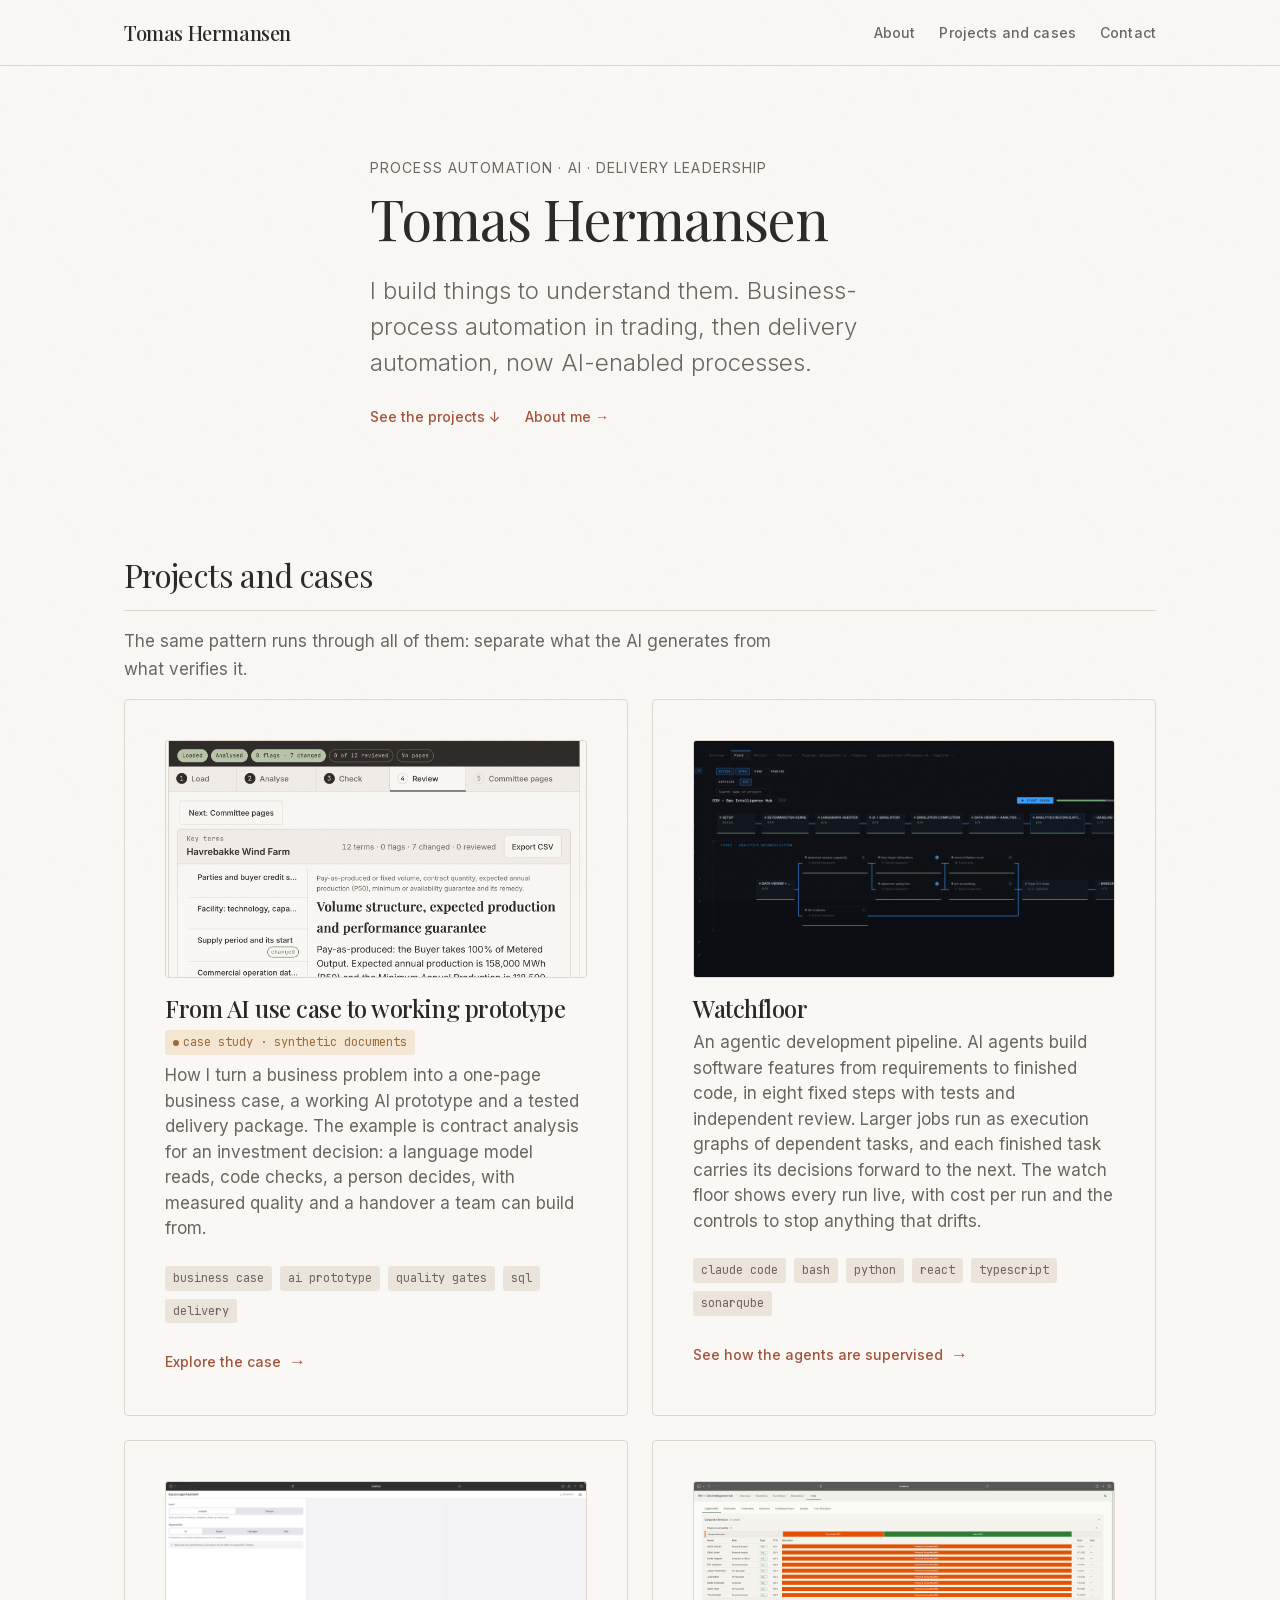
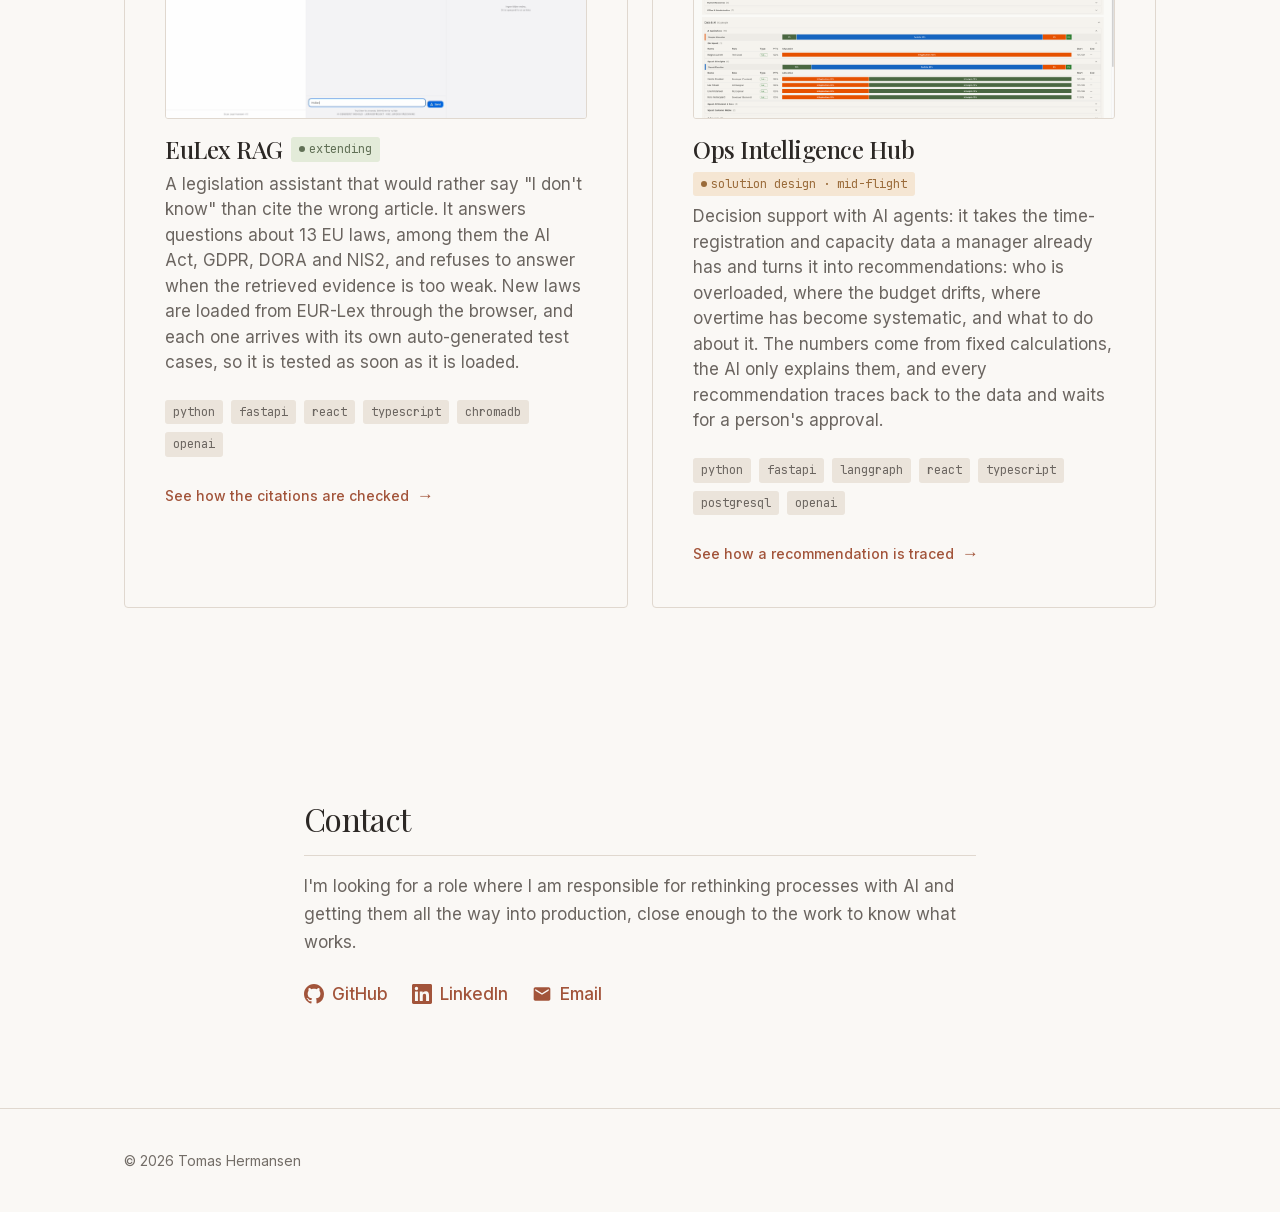
<file: index.html>
<!DOCTYPE html>
<html lang="en">
<head>
  <meta charset="UTF-8">
  <meta name="viewport" content="width=device-width, initial-scale=1.0">
  <title>Tomas Hermansen | Process Automation, AI &amp; Delivery Leadership</title>
  <meta name="description" content="Process automation and AI in regulated financial services. I build AI-powered process solutions to learn where AI makes sense and what has to stay deterministic.">
  <meta name="theme-color" content="#FAF8F5">
  <link rel="canonical" href="https://tomashermansen-lang.github.io/portfolio/">

  <!-- Open Graph -->
  <meta property="og:type" content="website">
  <meta property="og:title" content="Tomas Hermansen | Process Automation &amp; AI">
  <meta property="og:description" content="Process automation and AI in regulated financial services - building AI-powered process solutions. Watchfloor, an agentic SDLC with a human supervision deck. A legal RAG system. Decision intelligence for operations.">
  <meta property="og:url" content="https://tomashermansen-lang.github.io/portfolio/">
  <meta property="og:image" content="https://tomashermansen-lang.github.io/portfolio/screenshots/dashboard-dark.png">
  <meta property="og:image:width" content="1200">
  <meta property="og:image:height" content="630">
  <meta property="og:locale" content="en">

  <!-- Twitter Card -->
  <meta name="twitter:card" content="summary_large_image">
  <meta name="twitter:title" content="Tomas Hermansen | Process Automation &amp; AI">
  <meta name="twitter:description" content="Process automation and AI in regulated financial services - building AI-powered process solutions. Watchfloor, an agentic SDLC with a human supervision deck. A legal RAG system. Decision intelligence for operations.">
  <meta name="twitter:image" content="https://tomashermansen-lang.github.io/portfolio/screenshots/dashboard-dark.png">

  <link rel="icon" href="assets/favicon.svg" type="image/svg+xml">
  <link rel="icon" href="assets/favicon.ico" sizes="32x32">
  <link rel="apple-touch-icon" href="assets/apple-touch-icon.png">
  <link rel="manifest" href="site.webmanifest">
  <link rel="stylesheet" href="style.css?v=9">

  <!-- Structured Data -->
  <script type="application/ld+json">
  {
    "@context": "https://schema.org",
    "@type": "ProfilePage",
    "mainEntity": {
      "@type": "Person",
      "name": "Tomas Hermansen",
      "jobTitle": "Process Automation & AI",
      "url": "https://tomashermansen-lang.github.io/portfolio/",
      "sameAs": [
        "https://github.com/tomashermansen-lang",
        "https://linkedin.com/in/tomashermansen"
      ]
    }
  }
  </script>
</head>
<body>

  <a href="#main" class="skip-link">Skip to content</a>

  <!-- Navigation -->
  <nav class="nav" aria-label="Primary">
    <div class="nav__inner">
      <a href="index.html" class="nav__name">Tomas Hermansen</a>
      <button class="nav__toggle" aria-expanded="false" aria-controls="nav-menu" aria-label="Menu">
        <svg class="nav__icon-open" viewBox="0 0 24 24" fill="none" stroke="currentColor" stroke-width="2" stroke-linecap="round"><line x1="3" y1="6" x2="21" y2="6"/><line x1="3" y1="12" x2="21" y2="12"/><line x1="3" y1="18" x2="21" y2="18"/></svg>
        <svg class="nav__icon-close" viewBox="0 0 24 24" fill="none" stroke="currentColor" stroke-width="2" stroke-linecap="round"><line x1="18" y1="6" x2="6" y2="18"/><line x1="6" y1="6" x2="18" y2="18"/></svg>
      </button>
      <ul class="nav__links" id="nav-menu">
        <li><a href="about.html">About</a></li>
        <li class="nav__dropdown-trigger">
          <a href="#projects" role="button" aria-expanded="false" aria-haspopup="true">Projects and cases</a>
          <div class="nav__dropdown" id="projects-dropdown">
            <ul class="nav__dropdown-menu" role="menu">
              <li><a href="projects/contract-terms/" role="menuitem">From AI use case to working prototype <span class="nav__dropdown-desc">Case study: business case, prototype, delivery package</span></a></li>
              <li><a href="projects/watchfloor.html" role="menuitem">Watchfloor <span class="nav__dropdown-desc">Agentic SDLC with human supervision</span></a></li>
              <li class="nav__dropdown-subitem"><a href="projects/watchfloor-pipeline.html" role="menuitem" aria-label="Watchfloor chapter: The pipeline">The pipeline</a></li>
              <li class="nav__dropdown-subitem"><a href="projects/watchfloor-autopilot.html" role="menuitem" aria-label="Watchfloor chapter: Autopilot and execution graphs">Autopilot &amp; execution graphs</a></li>
              <li class="nav__dropdown-subitem"><a href="projects/watchfloor-observability.html" role="menuitem" aria-label="Watchfloor chapter: The watch floor">The watch floor</a></li>
              <li class="nav__dropdown-subitem"><a href="projects/watchfloor-economics.html" role="menuitem" aria-label="Watchfloor chapter: Economics and model routing">Economics &amp; model routing</a></li>
              <li><a href="projects/rag-framework.html" role="menuitem">EuLex RAG <span class="nav__dropdown-desc">Legal Q&amp;A across 13 EU laws</span></a></li>
              <li><a href="projects/ops-intelligence-hub.html" role="menuitem">Ops Intelligence Hub <span class="nav__dropdown-desc">Decision intelligence for workforce analytics</span></a></li>
            </ul>
          </div>
        </li>
        <li><a href="#contact">Contact</a></li>
      </ul>
    </div>
  </nav>

  <main id="main">

    <!-- Hero -->
    <section class="hero" aria-label="Introduction">
      <div class="container container--wide">
        <p class="hero__kicker">Process Automation &middot; AI &middot; Delivery Leadership</p>
        <h1 class="hero__title">Tomas Hermansen</h1>
        <p class="hero__subtitle">I build things to understand them. Business-process automation in trading, then delivery automation, now AI-enabled processes.</p>
        <p class="hero__links">
          <a href="#projects">See the projects <span aria-hidden="true">&darr;</span></a>
          <a href="about.html">About me <span aria-hidden="true">&rarr;</span></a>
        </p>
      </div>
    </section>


    <!-- Projects -->
    <section id="projects" aria-labelledby="projects-title">
      <div class="container container--wide">
        <h2 class="section-title" id="projects-title">Projects and cases</h2>
        <p class="section-lede">
          The same pattern runs through all of them: separate what the AI generates
          from what verifies it.
        </p>
        <div class="projects-grid">


          <a href="projects/contract-terms/" class="project-card">
            <div class="project-card__thumbnail project-card__thumbnail--lead">
              <img src="screenshots/contract-terms-review.png" alt="The prototype's review screen: the case bar with its status pills, the five steps, and the term list beside the model's answer for volume structure" loading="lazy" width="540" height="385">
            </div>
            <div class="project-card__header">
              <div class="project-card__title-row">
                <h3 class="project-card__title">From AI use case to working prototype</h3>
                <span class="chip chip--wip"><span class="chip__dot"></span> case study &middot; synthetic documents</span>
              </div>
            </div>
            <p class="project-card__description">
              How I turn a business problem into a one-page business case, a working AI prototype and a tested delivery package. The example is contract analysis for an investment decision: a language model reads, code checks, a person decides, with measured quality and a handover a team can build from.
            </p>
            <div class="project-card__tags">
              <span class="tag">business case</span>
              <span class="tag">ai prototype</span>
              <span class="tag">quality gates</span>
              <span class="tag">sql</span>
              <span class="tag">delivery</span>
            </div>
            <span class="project-card__link">Explore the case <span class="project-card__arrow" aria-hidden="true">&rarr;</span></span>
          </a>

          <a href="projects/watchfloor.html" class="project-card">
            <div class="project-card__thumbnail project-card__thumbnail--lead">
              <img src="screenshots/dashboard-dark.png" alt="Watchfloor dashboard: an execution graph of pipeline tasks with their status, in dark mode" loading="lazy" width="540" height="304">
            </div>
            <div class="project-card__header">
              <div class="project-card__title-row">
                <h3 class="project-card__title">Watchfloor</h3>
              </div>
            </div>
            <p class="project-card__description">
              An agentic development pipeline. AI agents build software features from requirements to finished code, in eight fixed steps with tests and independent review. Larger jobs run as execution graphs of dependent tasks, and each finished task carries its decisions forward to the next. The watch floor shows every run live, with cost per run and the controls to stop anything that drifts.
            </p>
            <div class="project-card__tags">
              <span class="tag">claude code</span>
              <span class="tag">bash</span>
              <span class="tag">python</span>
              <span class="tag">react</span>
              <span class="tag">typescript</span>
              <span class="tag">sonarqube</span>
            </div>
            <span class="project-card__link">See how the agents are supervised <span class="project-card__arrow" aria-hidden="true">&rarr;</span></span>
          </a>

          <a href="projects/rag-framework.html" class="project-card">
            <div class="project-card__thumbnail project-card__thumbnail--lead">
              <img src="assets/eulex/chat-demo.gif" alt="EuLex chat: a question about EU law is answered with article citations" loading="lazy" width="540" height="304">
            </div>
            <div class="project-card__header">
              <div class="project-card__title-row">
                <h3 class="project-card__title">EuLex RAG</h3>
                <span class="chip chip--extending"><span class="chip__dot"></span> extending</span>
              </div>
            </div>
            <p class="project-card__description">
              A legislation assistant that would rather say "I don't know" than cite the wrong article. It answers questions about 13 EU laws, among them the AI Act, GDPR, DORA and NIS2, and refuses to answer when the retrieved evidence is too weak. New laws are loaded from EUR-Lex through the browser, and each one arrives with its own auto-generated test cases, so it is tested as soon as it is loaded.
            </p>
            <div class="project-card__tags">
              <span class="tag">python</span>
              <span class="tag">fastapi</span>
              <span class="tag">react</span>
              <span class="tag">typescript</span>
              <span class="tag">chromadb</span>
              <span class="tag">openai</span>
            </div>
            <span class="project-card__link">See how the citations are checked <span class="project-card__arrow" aria-hidden="true">&rarr;</span></span>
          </a>

          <a href="projects/ops-intelligence-hub.html" class="project-card">
            <div class="project-card__thumbnail project-card__thumbnail--lead">
              <img src="screenshots/oih-data-org.png" alt="Ops Intelligence Hub: employees per team with allocation bars, the synthetic organisation the analytics run on" loading="lazy" width="540" height="304">
            </div>
            <div class="project-card__header">
              <div class="project-card__title-row">
                <h3 class="project-card__title">Ops Intelligence Hub</h3>
                <span class="chip chip--wip"><span class="chip__dot"></span> solution design &middot; mid-flight</span>
              </div>
            </div>
            <p class="project-card__description">
              Decision support with AI agents: it takes the time-registration and capacity data a manager already has and turns it into recommendations: who is overloaded, where the budget drifts, where overtime has become systematic, and what to do about it. The numbers come from fixed calculations, the AI only explains them, and every recommendation traces back to the data and waits for a person's approval.
            </p>
            <div class="project-card__tags">
              <span class="tag">python</span>
              <span class="tag">fastapi</span>
              <span class="tag">langgraph</span>
              <span class="tag">react</span>
              <span class="tag">typescript</span>
              <span class="tag">postgresql</span>
              <span class="tag">openai</span>
            </div>
            <span class="project-card__link">See how a recommendation is traced <span class="project-card__arrow" aria-hidden="true">&rarr;</span></span>
          </a>

        </div>
      </div>
    </section>

    <!-- Contact -->
    <section id="contact" aria-labelledby="contact-title">
      <div class="container">
        <h2 class="section-title" id="contact-title">Contact</h2>
        <p class="contact__lede">
          I'm looking for a role where I am responsible
          for rethinking processes with AI and getting them all the way into
          production, close enough to the work to know what works.
        </p>
        <ul class="contact__links">
          <li>
            <a href="https://github.com/tomashermansen-lang" target="_blank" rel="noopener noreferrer">
              <svg viewBox="0 0 24 24" fill="currentColor" aria-hidden="true"><path d="M12 0C5.37 0 0 5.37 0 12c0 5.31 3.435 9.795 8.205 11.385.6.105.825-.255.825-.57 0-.285-.015-1.23-.015-2.235-3.015.555-3.795-.735-4.035-1.41-.135-.345-.72-1.41-1.23-1.695-.42-.225-1.02-.78-.015-.795.945-.015 1.62.87 1.845 1.23 1.08 1.815 2.805 1.305 3.495.99.105-.78.42-1.305.765-1.605-2.67-.3-5.46-1.335-5.46-5.925 0-1.305.465-2.385 1.23-3.225-.12-.3-.54-1.53.12-3.18 0 0 1.005-.315 3.3 1.23.96-.27 1.98-.405 3-.405s2.04.135 3 .405c2.295-1.56 3.3-1.23 3.3-1.23.66 1.65.24 2.88.12 3.18.765.84 1.23 1.905 1.23 3.225 0 4.605-2.805 5.625-5.475 5.925.435.375.81 1.095.81 2.22 0 1.605-.015 2.895-.015 3.3 0 .315.225.69.825.57A12.02 12.02 0 0024 12c0-6.63-5.37-12-12-12z"/></svg>
              GitHub
            </a>
          </li>
          <li>
            <a href="https://linkedin.com/in/tomashermansen" target="_blank" rel="noopener noreferrer">
              <svg viewBox="0 0 24 24" fill="currentColor" aria-hidden="true"><path d="M20.447 20.452h-3.554v-5.569c0-1.328-.027-3.037-1.852-3.037-1.853 0-2.136 1.445-2.136 2.939v5.667H9.351V9h3.414v1.561h.046c.477-.9 1.637-1.85 3.37-1.85 3.601 0 4.267 2.37 4.267 5.455v6.286zM5.337 7.433a2.062 2.062 0 01-2.063-2.065 2.064 2.064 0 112.063 2.065zm1.782 13.019H3.555V9h3.564v11.452zM22.225 0H1.771C.792 0 0 .774 0 1.729v20.542C0 23.227.792 24 1.771 24h20.451C23.2 24 24 23.227 24 22.271V1.729C24 .774 23.2 0 22.222 0h.003z"/></svg>
              LinkedIn
            </a>
          </li>
          <li>
            <a href="mailto:tomas.hermansen@gmail.com">
              <svg viewBox="0 0 24 24" fill="currentColor" aria-hidden="true"><path d="M20 4H4c-1.1 0-1.99.9-1.99 2L2 18c0 1.1.9 2 2 2h16c1.1 0 2-.9 2-2V6c0-1.1-.9-2-2-2zm0 4-8 5-8-5V6l8 5 8-5v2z"/></svg>
              Email
            </a>
          </li>
        </ul>
      </div>
    </section>

  </main>

  <!-- Footer -->
  <footer class="footer">
    <div class="footer__inner">
      <span>&copy; 2026 Tomas Hermansen</span>
    </div>
  </footer>

  <script src="lightbox.js"></script>
  <script>window.goatcounter = { path: function () { return location.pathname.replace(/\/index\.html$/, "/"); } };</script>
  <script data-goatcounter="https://tomashermansen.goatcounter.com/count" async src="//gc.zgo.at/count.js"></script>
</body>
</html>
</file>
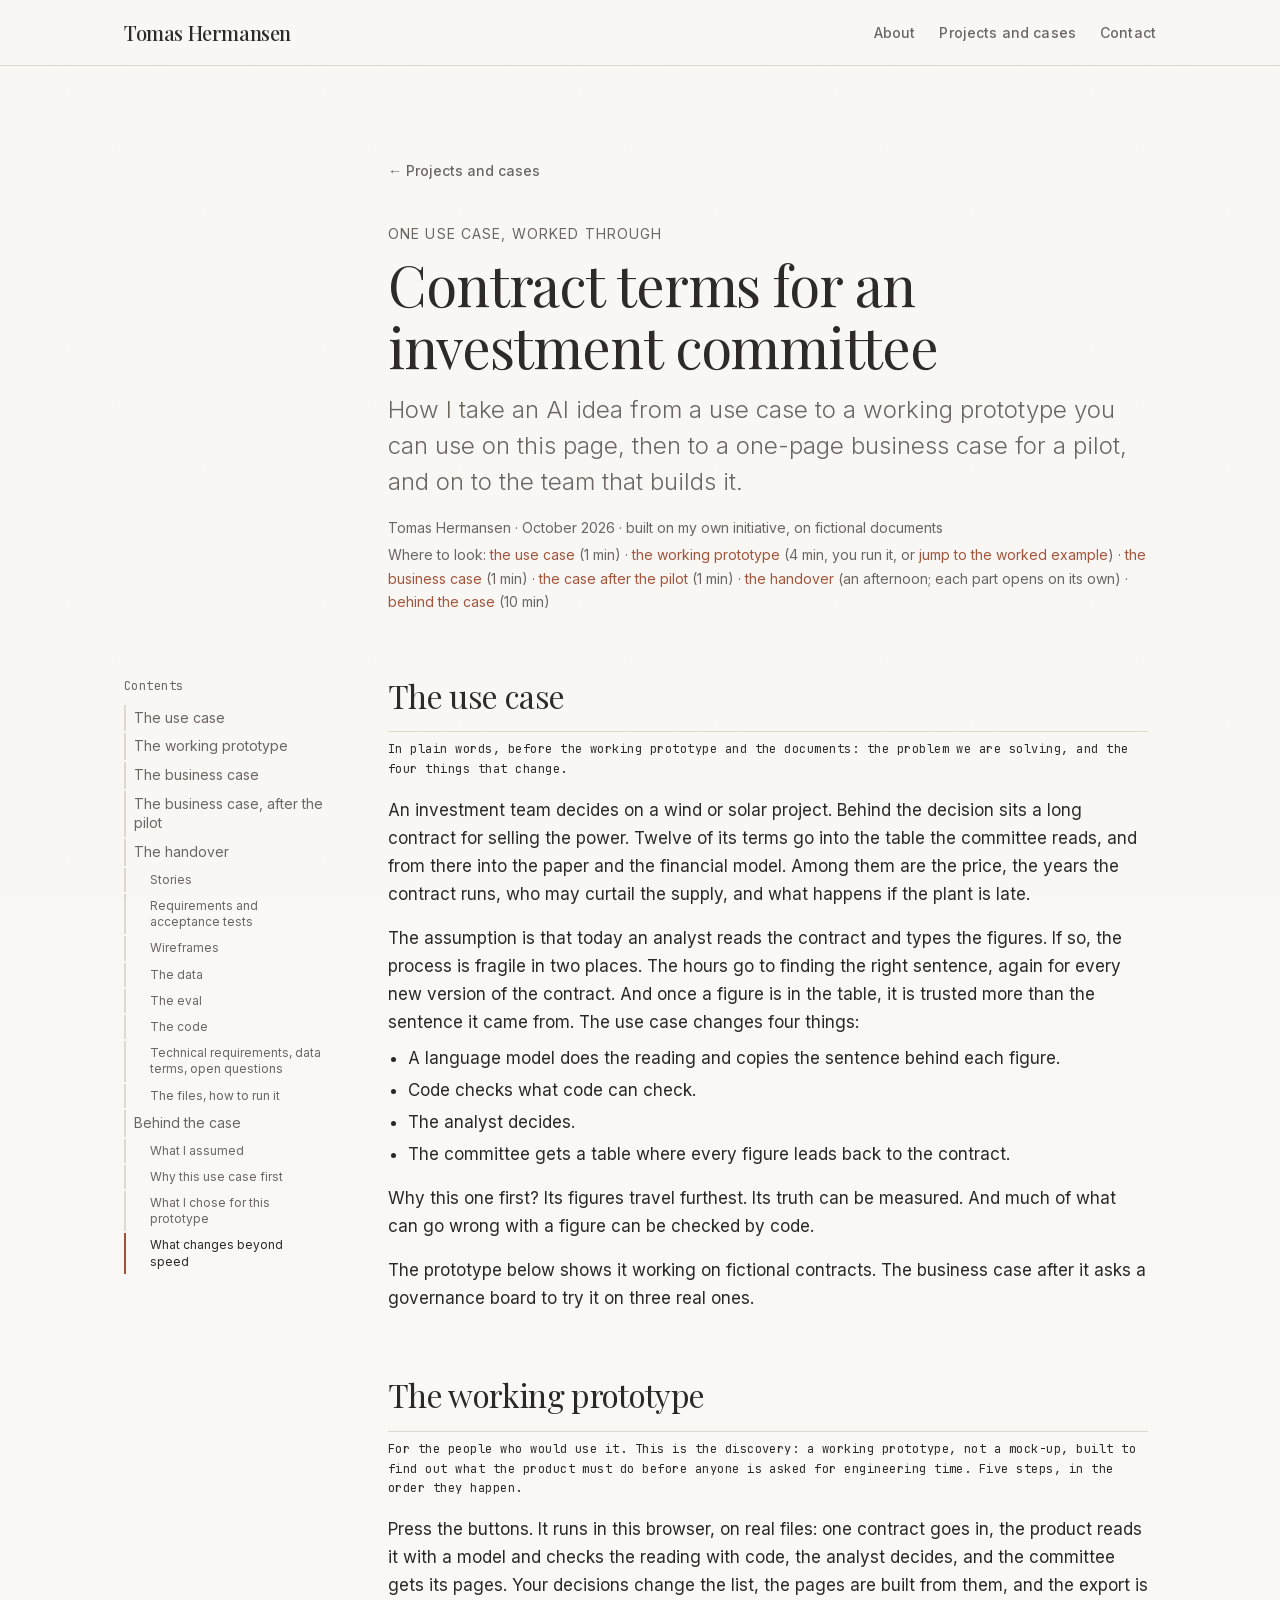
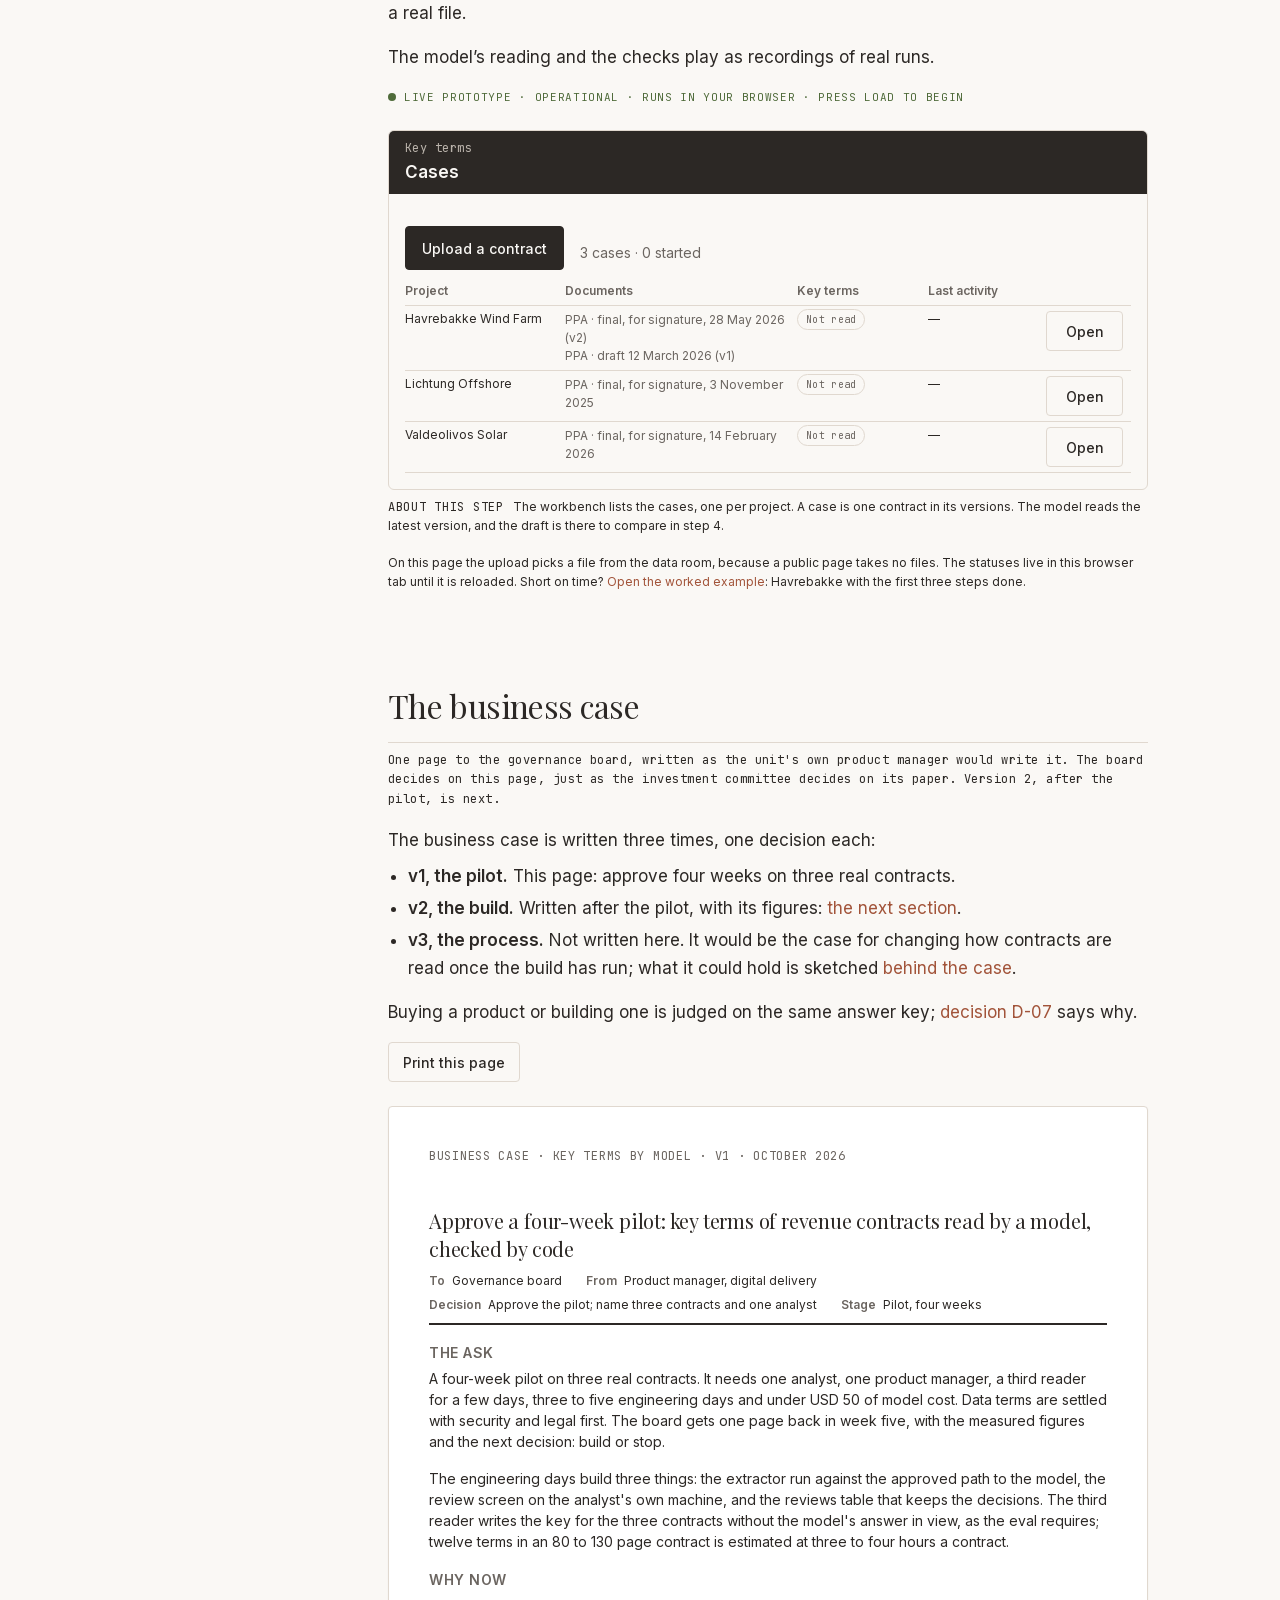
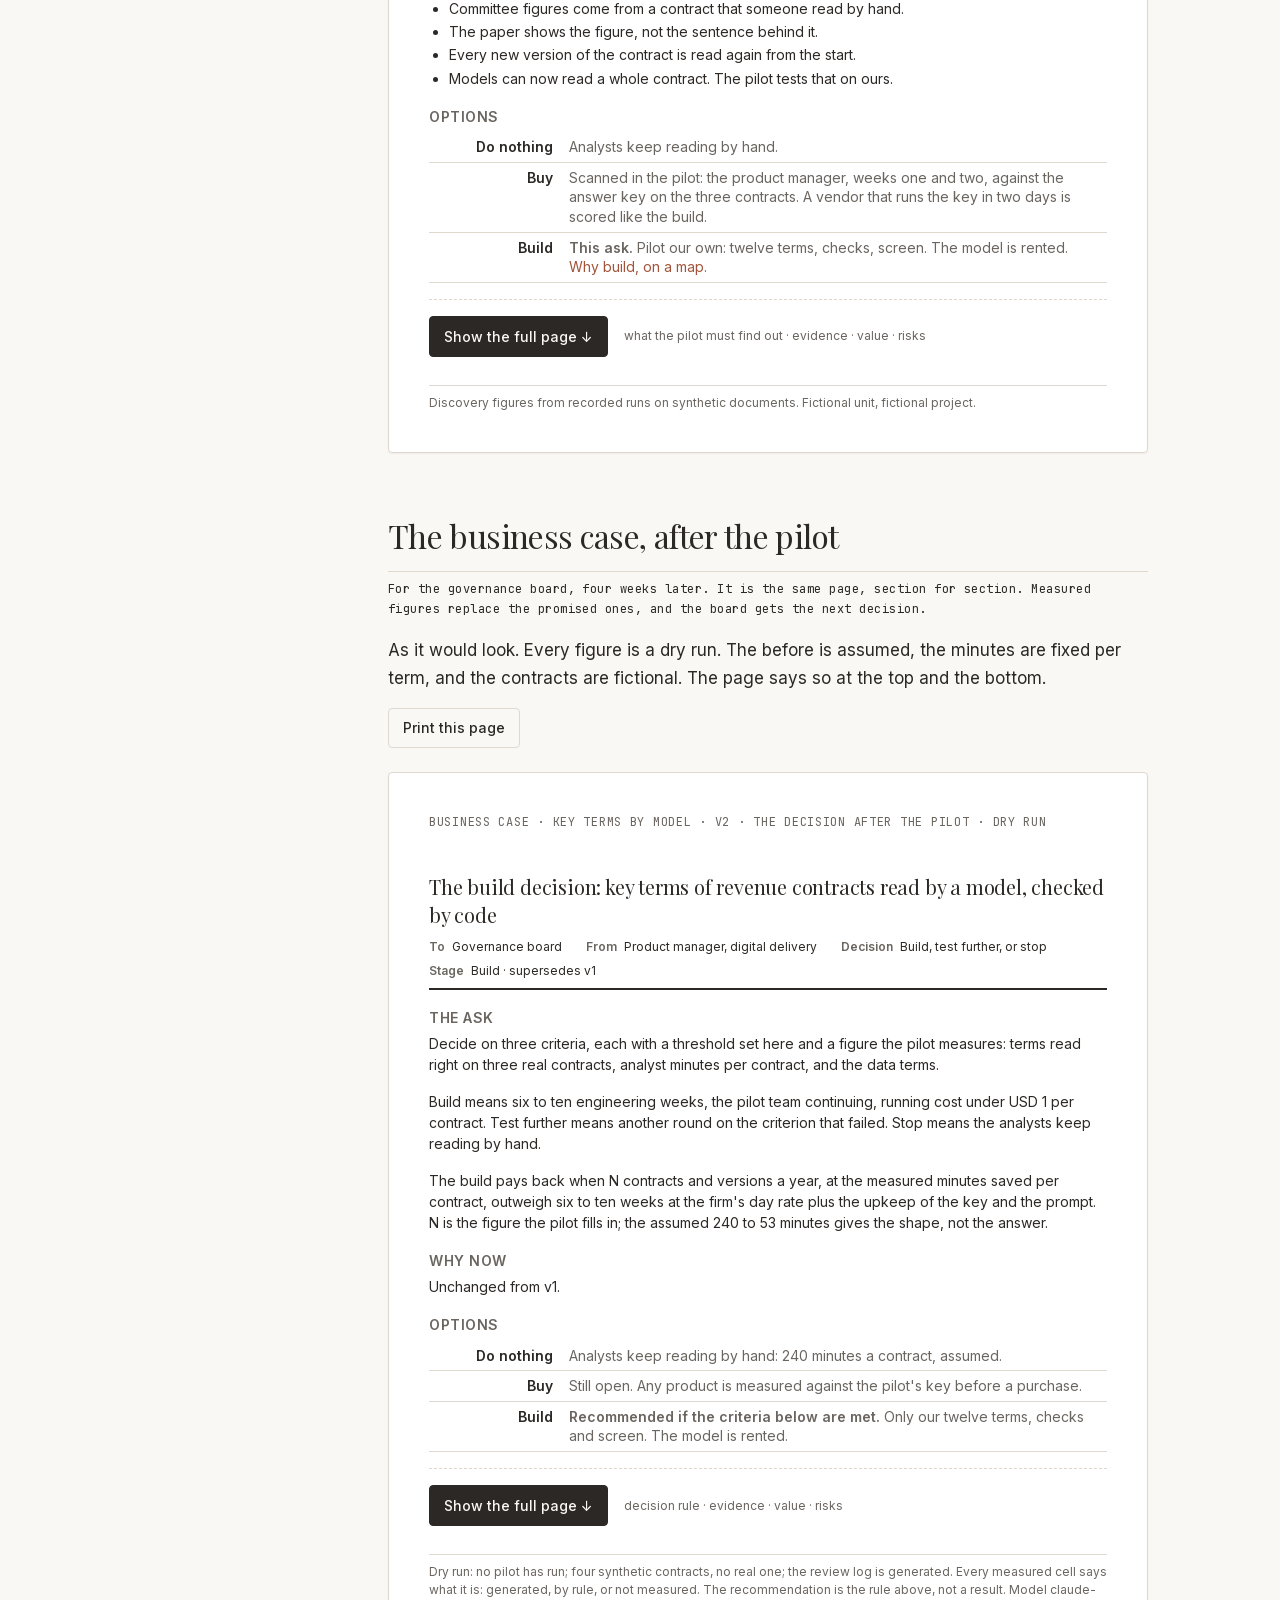
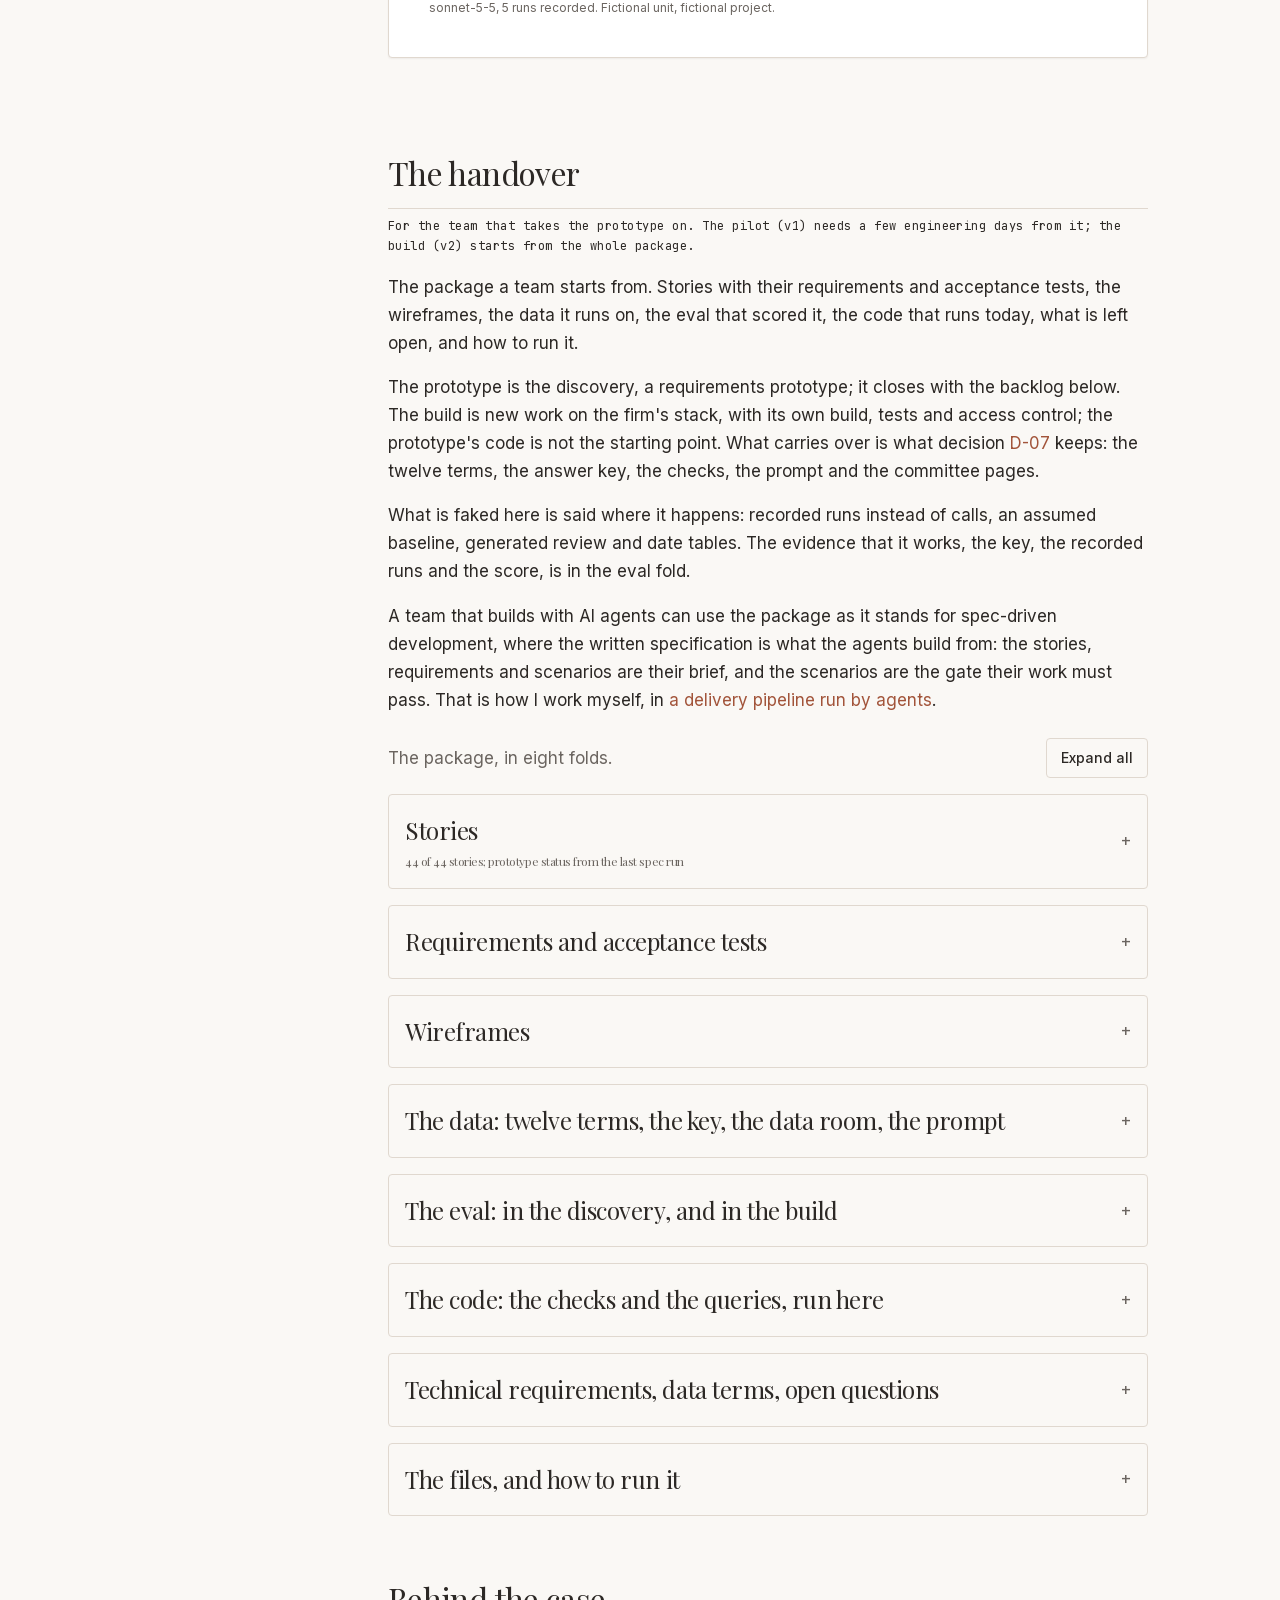
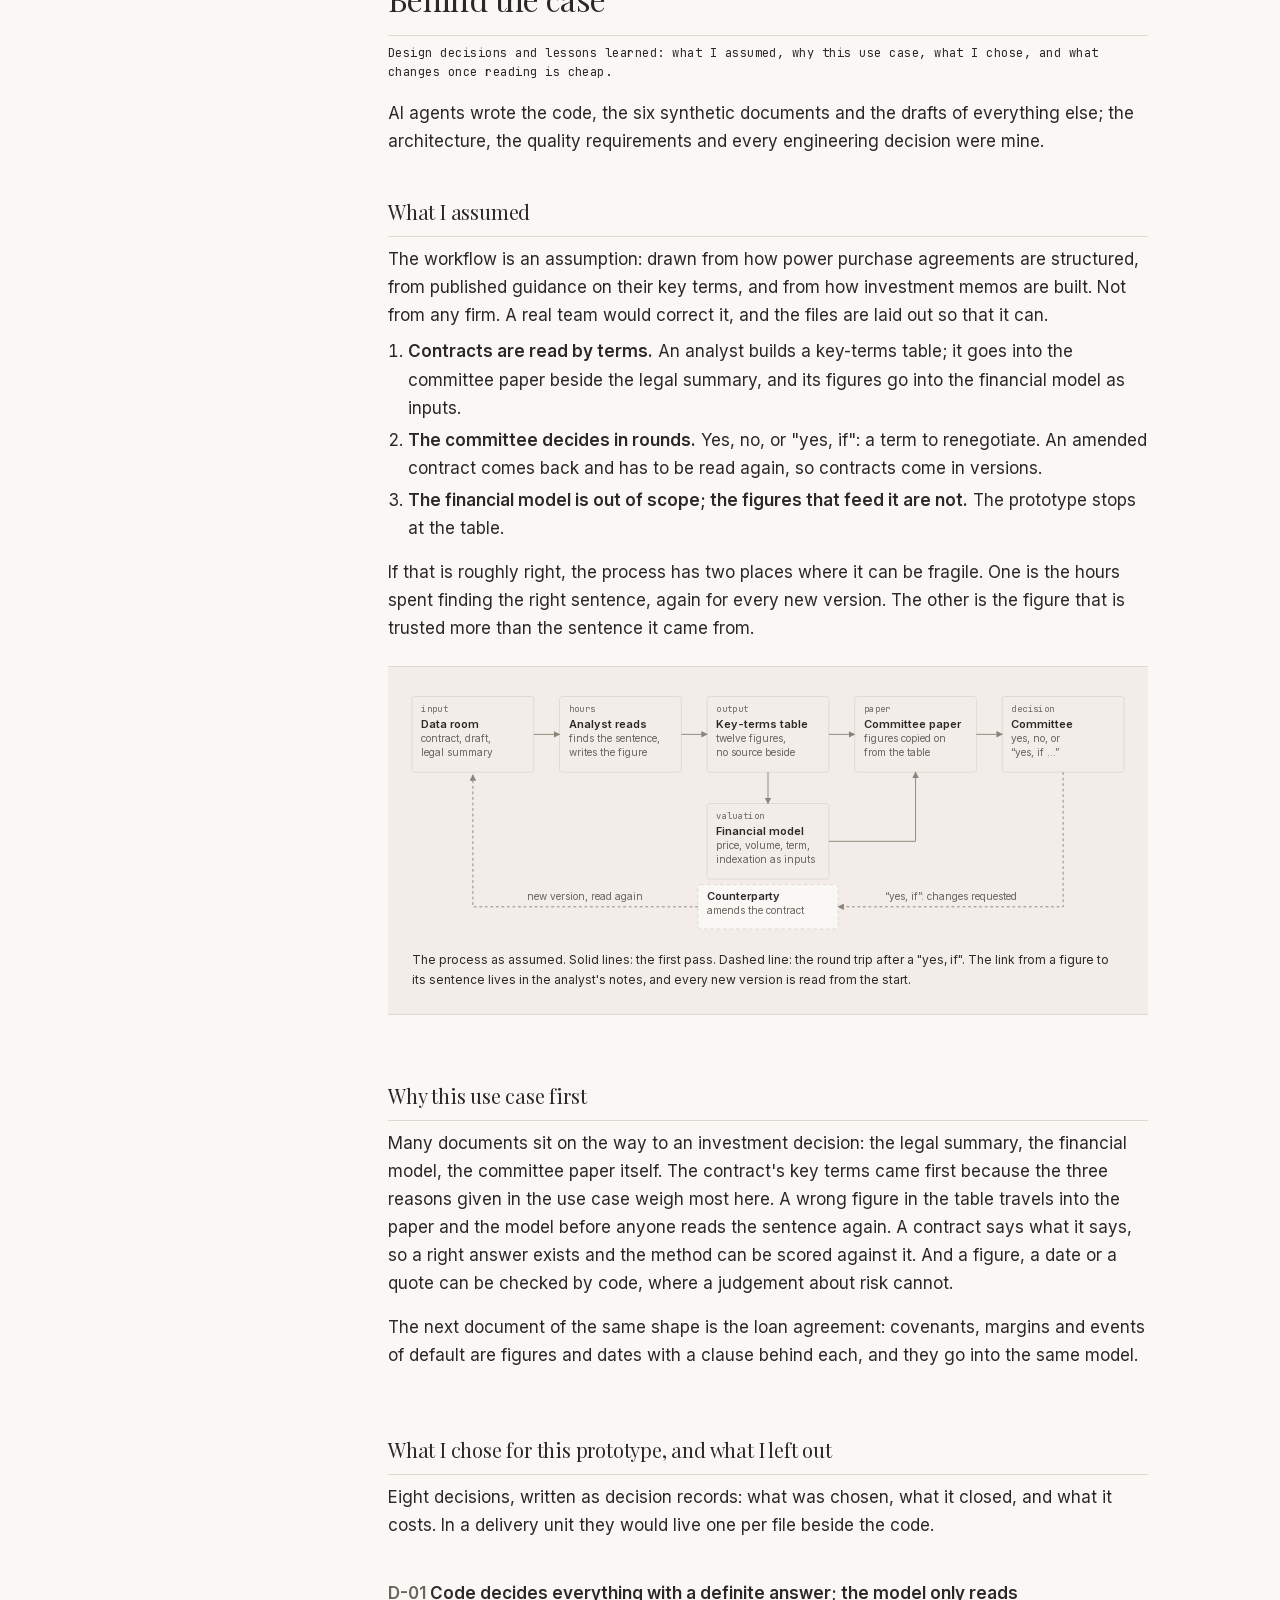
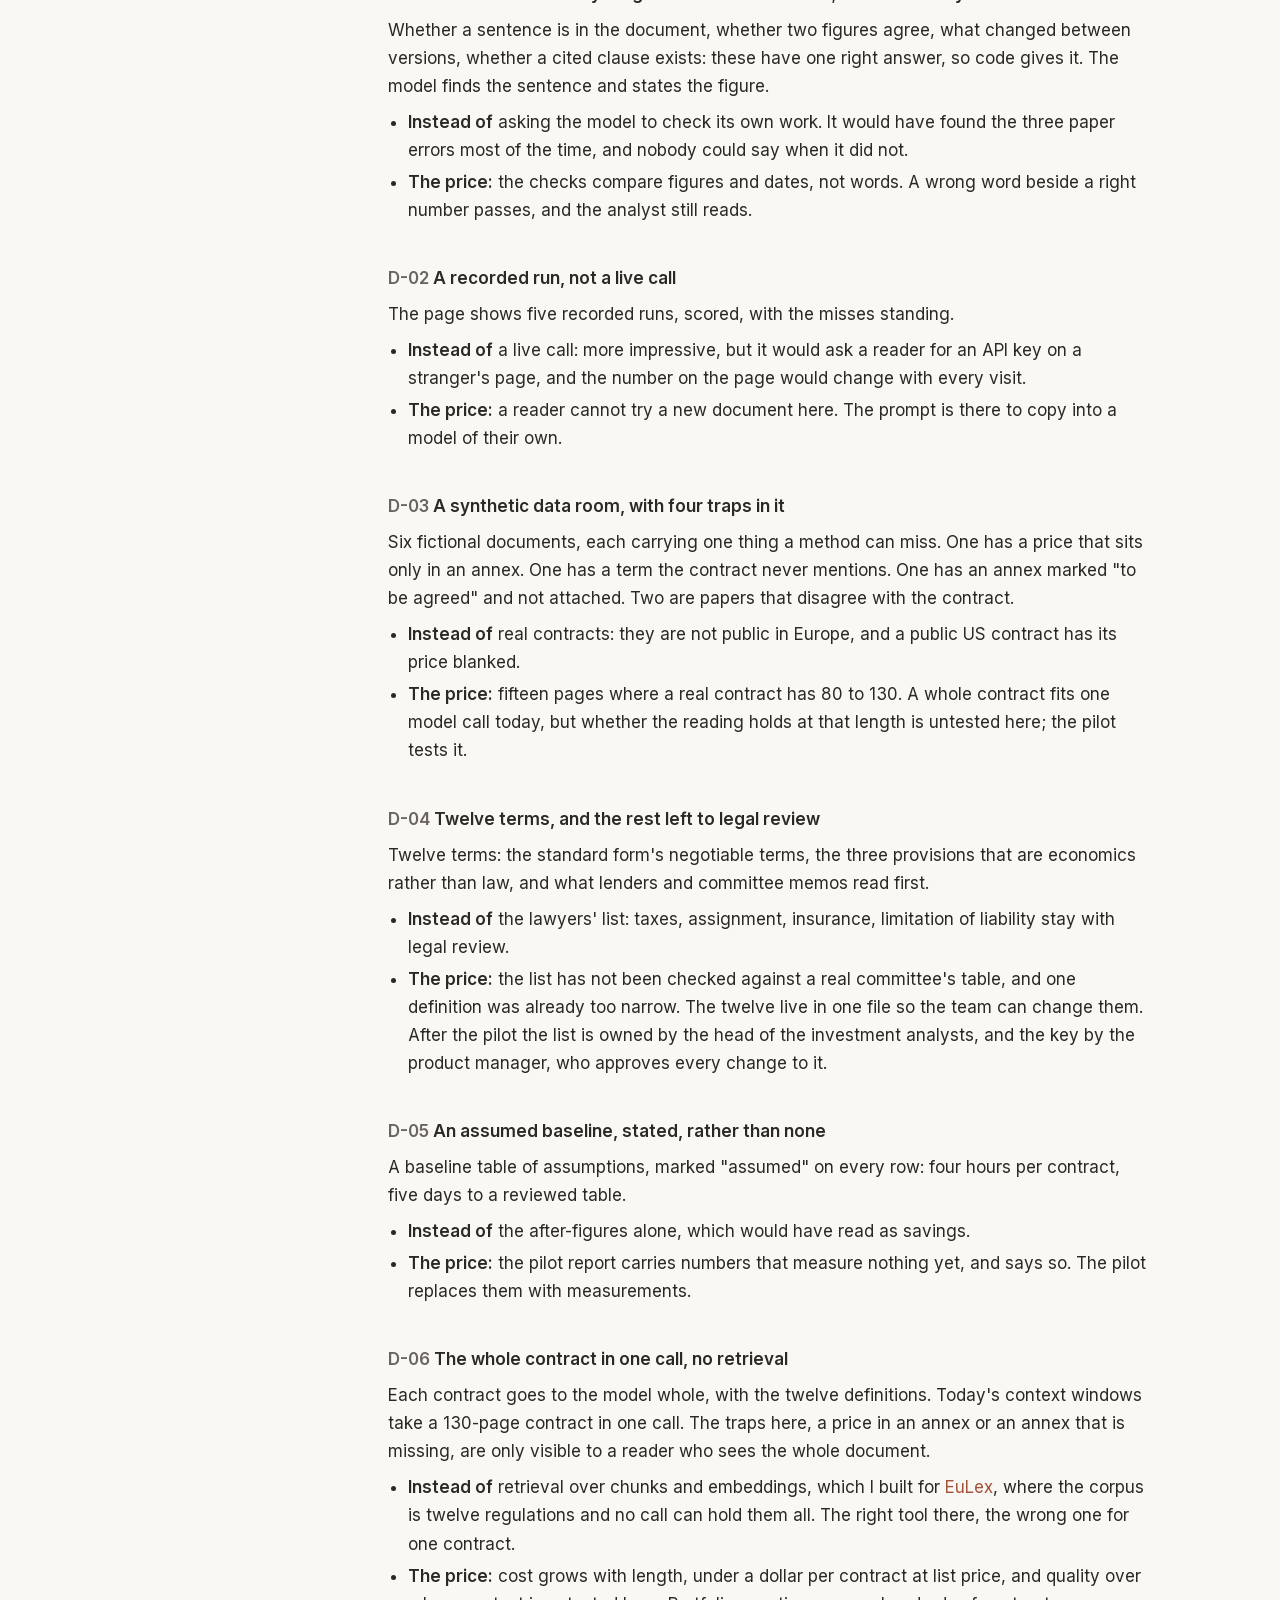
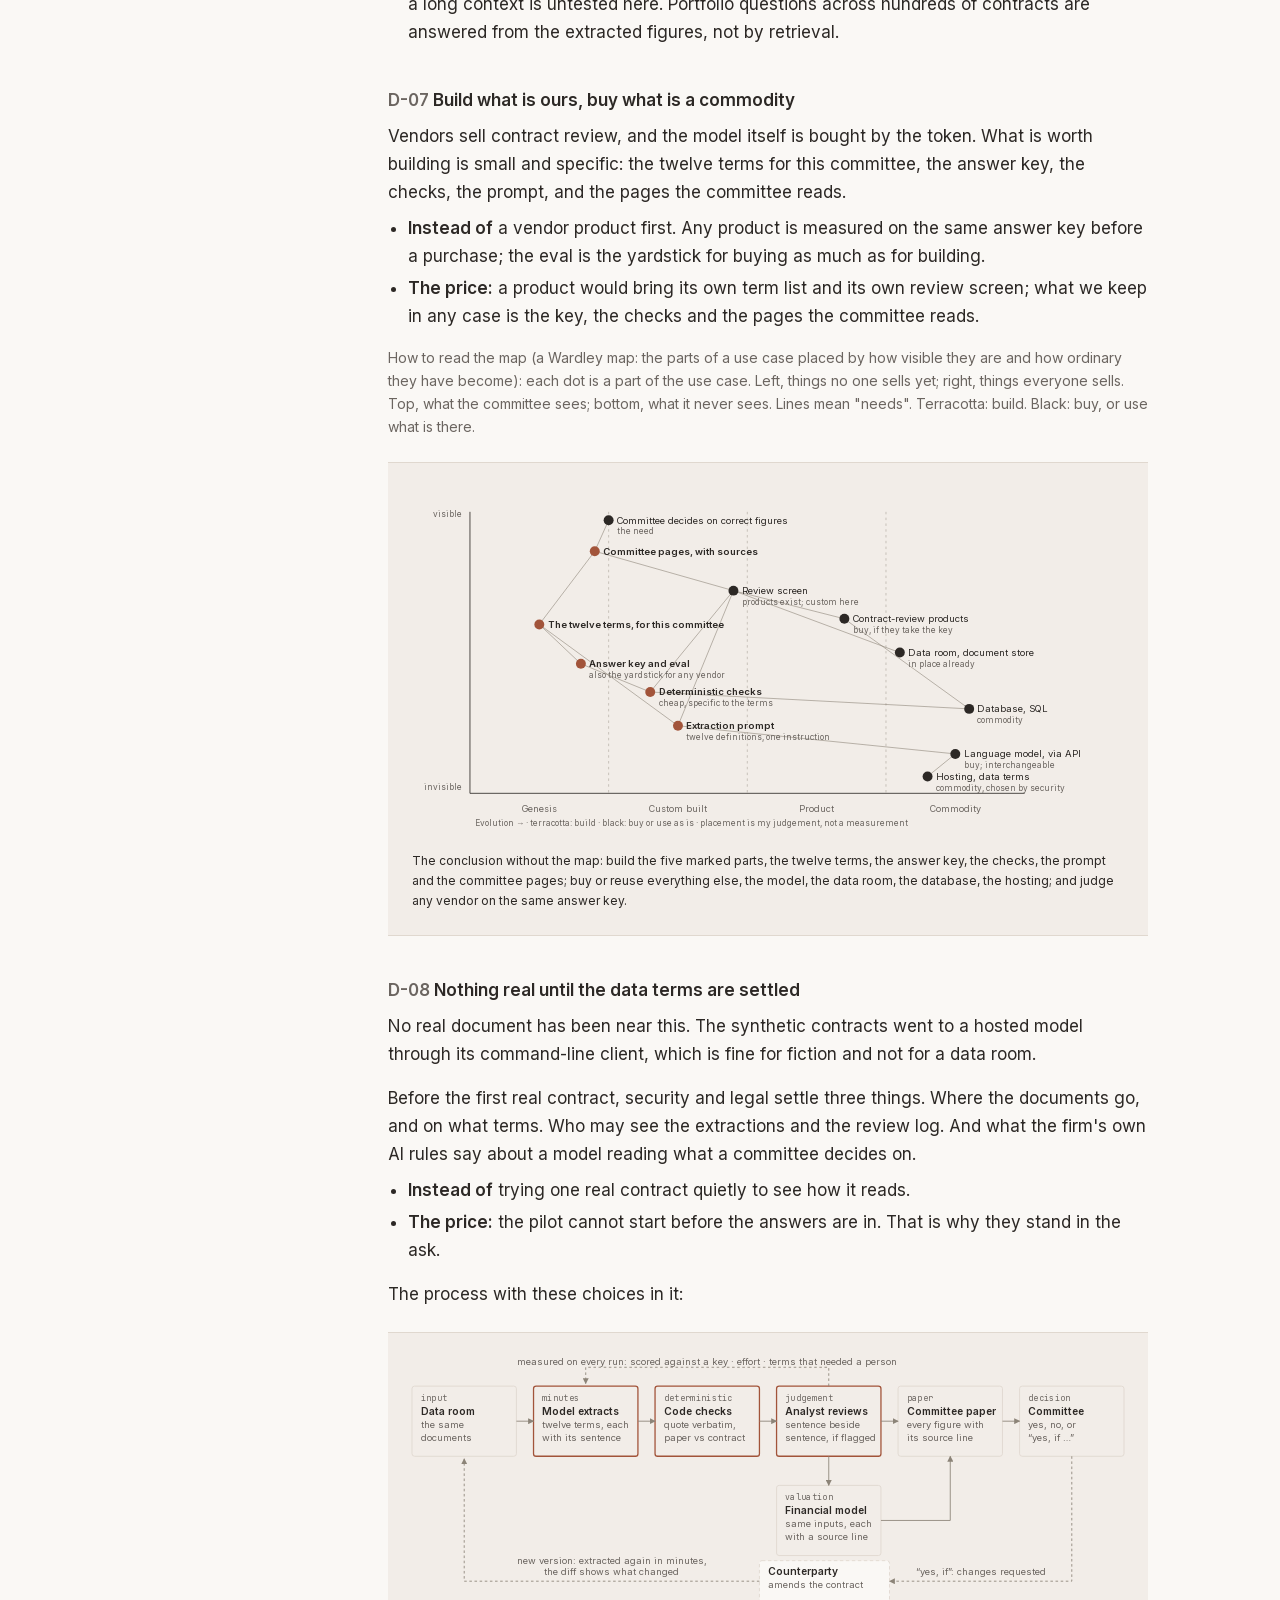
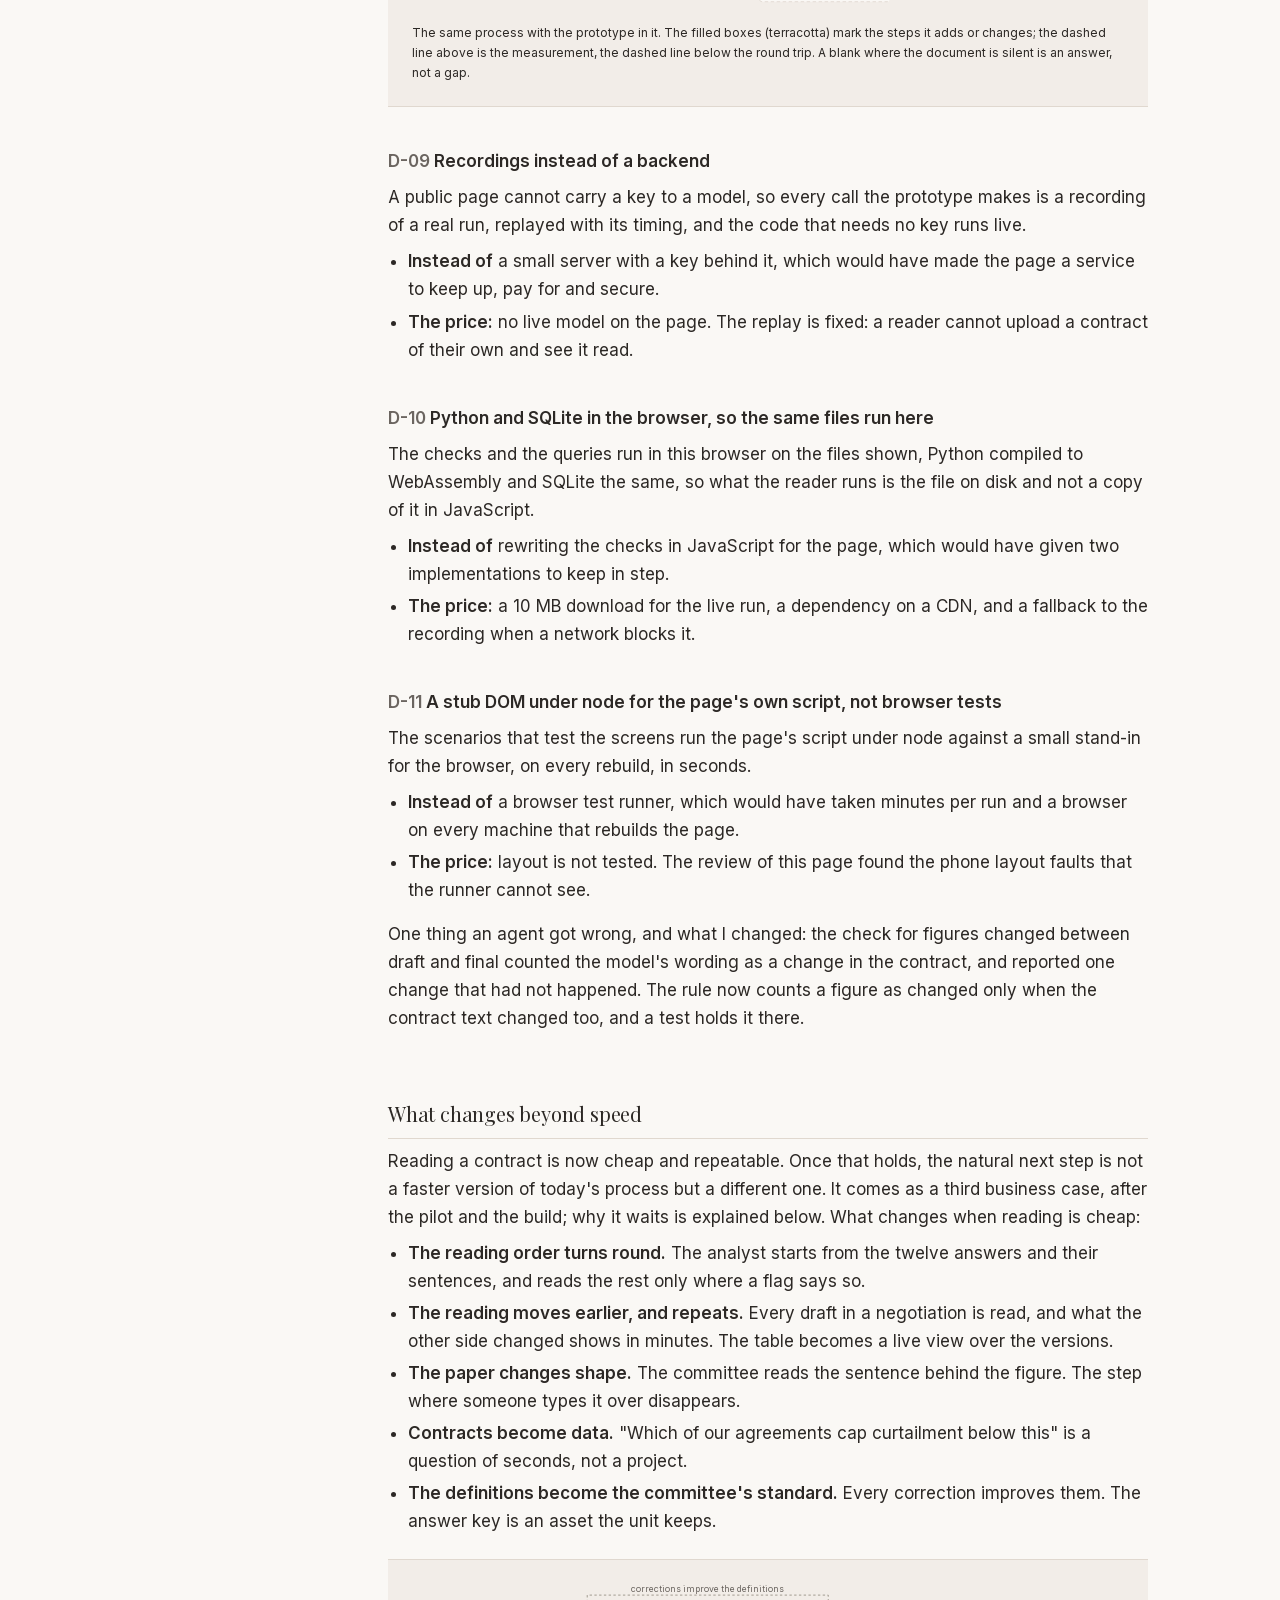
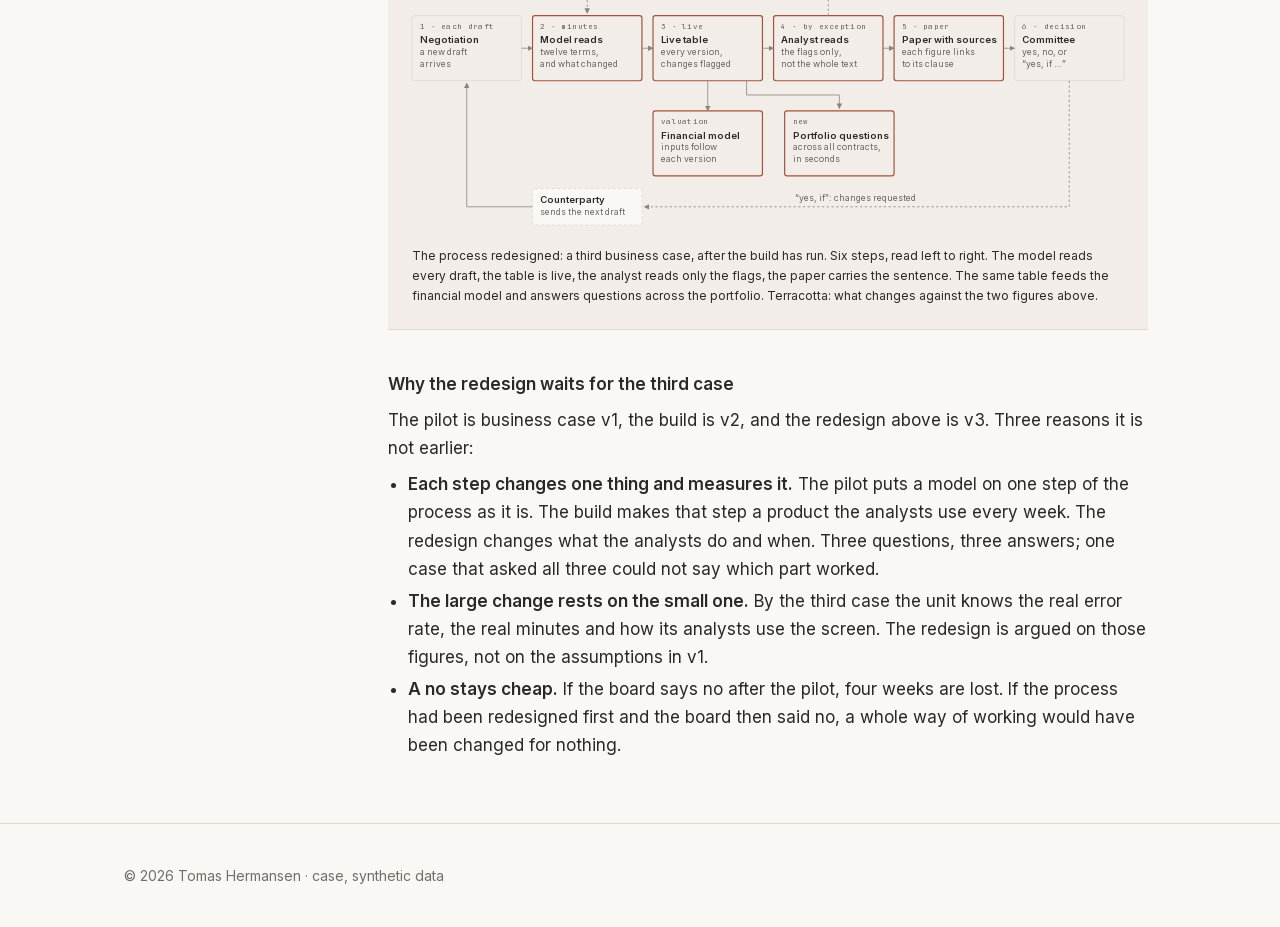
<file: projects/contract-terms/index.html>
<!DOCTYPE html>
<html lang="en">
<head>
  <meta charset="UTF-8">
  <meta name="viewport" content="width=device-width, initial-scale=1.0">
  <meta name="theme-color" content="#FAF8F5">
  <title>Contract terms for an investment committee | Tomas Hermansen</title>
  <meta name="description" content="One AI use case taken from idea to business case, prototype and handover: the key terms of a power purchase agreement extracted into the table an investment committee reads, with the source line beside every term, a blank where the contract is silent, and code that checks what code can check.">
  <link rel="icon" href="../../assets/favicon.svg" type="image/svg+xml">
  <link rel="icon" href="../../assets/favicon.ico" sizes="32x32">
  <link rel="apple-touch-icon" href="../../assets/apple-touch-icon.png">
  <link rel="manifest" href="../../site.webmanifest">
  <link rel="stylesheet" href="../../style.css?v=8">
  <style>
    [hidden] { display: none !important; }
    .case { max-width: var(--max-width-grid); margin: 0 auto; padding: calc(60px + var(--space-3xl)) var(--space-lg) 0; }
    .doc-head { min-width: 0; margin-bottom: var(--space-2xl); }
    .doc-head .hero__title { margin-bottom: var(--space-md); }
    .doc-head .hero__subtitle { max-width: 36em; }
    @media (min-width: 1024px) {
      .case { display: grid; grid-template-columns: 200px minmax(0, 760px); grid-template-rows: auto auto; column-gap: var(--space-2xl); row-gap: 0; align-items: start; }
      .doc-head { grid-column: 2; grid-row: 1; }
      .toc { grid-column: 1; grid-row: 2; position: sticky; top: calc(var(--nav-h, 72px) + var(--space-lg)); }
      .doc { grid-column: 2; grid-row: 2; }
    }
    .toc { font-size: var(--text-sm); }
    .toc ol { list-style: none; padding: 0; margin: 0; display: flex; flex-direction: column; gap: 2px; }
    .toc a { display: block; color: var(--text-secondary); text-decoration: none; padding: 4px 0 4px var(--space-sm); border-left: 2px solid var(--border); line-height: 1.35; }
    .toc a:hover { color: var(--text-primary); text-decoration: none; }
    .toc li.is-current a { color: var(--text-primary); border-left-color: var(--accent-terracotta); }
    .toc li.sub a { padding-left: var(--space-lg); font-size: var(--text-xs); }
    .toc__label { font-family: var(--font-mono); font-size: var(--text-xs); color: var(--text-secondary); letter-spacing: 0.04em; margin-bottom: var(--space-sm); }
    .toc__toggle { display: none; }
    @media (max-width: 1023px) {
      .toc { position: sticky; top: var(--nav-h, 72px); z-index: 5; background: var(--bg-primary); margin: 0 calc(-1 * var(--space-lg)) var(--space-lg); padding: 0 var(--space-lg); border-bottom: 1px solid var(--border); }
      .toc__label { display: none; }
      .toc__toggle { display: flex; align-items: center; gap: var(--space-sm); width: 100%; min-height: 44px; padding: var(--space-sm) 0; background: none; border: 0; font-family: var(--font-sans); font-size: var(--text-sm); color: var(--text-primary); text-align: left; cursor: pointer; }
      .toc__toggle:focus-visible { outline: 2px solid var(--accent-terracotta); outline-offset: -2px; }
      .toc__toggle-current { flex: 1 1 auto; min-width: 0; overflow: hidden; text-overflow: ellipsis; white-space: nowrap; }
      .toc__chevron { flex: 0 0 auto; color: var(--text-secondary); transition: transform 0.2s ease; }
      .toc.is-open .toc__chevron { transform: rotate(180deg); }
      .toc ol { display: none; flex-direction: column; gap: 0; padding: 0 0 var(--space-sm); }
      .toc.is-open ol { display: flex; max-height: calc(100vh - var(--nav-h, 72px) - 56px); overflow-y: auto; -webkit-overflow-scrolling: touch; overscroll-behavior: contain; }
      .toc a { padding: var(--space-sm) 0 var(--space-sm) var(--space-sm); min-height: 44px; display: flex; align-items: center; }
    }
    @media (prefers-reduced-motion: reduce) { .toc__chevron { transition: none; } }
    .doc { min-width: 0; }
    .doc section { padding: 0; margin: 0 0 var(--space-3xl); scroll-margin-top: calc(var(--nav-h, 72px) + var(--space-lg)); }
    .doc h2 { font-family: var(--font-serif); font-size: var(--text-2xl); font-weight: 400; letter-spacing: -0.02em; line-height: 1.2; color: var(--text-primary); margin: 0 0 var(--space-md); padding-bottom: var(--space-md); border-bottom: 1px solid var(--border); text-wrap: balance; }
    /* heading sizes follow the level: h3 serif xl (lg inside a sheet), h4 sans base (lg for a part of a fold), h5 sans sm */
    .doc h3 { font-family: var(--font-serif); font-size: var(--text-lg); font-weight: 400; letter-spacing: -0.01em; margin: var(--space-xl) 0 var(--space-sm); }
    .doc p, .doc li { color: var(--text-primary); }
    .doc p + p { margin-top: var(--space-md); }
    .doc ul, .doc ol { padding-left: 1.25rem; margin: var(--space-sm) 0 var(--space-md); }
    .doc li { margin-bottom: var(--space-xs); }
    .doc a { color: var(--accent-terracotta); text-decoration: none; }
    .doc a:hover { text-decoration: underline; }
    .muted, .doc p.muted, .doc .muted { color: var(--text-secondary); }
    p.muted, .doc p.muted { font-size: var(--text-sm); }
    .meta { font-size: var(--text-sm); color: var(--text-secondary); margin-top: var(--space-md); }
    .lead { font-size: var(--text-lg); line-height: 1.55; }


    .tbl-wrap { overflow-x: auto; -webkit-overflow-scrolling: touch; scrollbar-width: thin; margin: var(--space-md) 0 var(--space-lg); }
    .tbl { width: 100%; border-collapse: collapse; font-size: var(--text-sm); }
    .tbl th, .tbl td { text-align: left; padding: var(--space-sm); border-bottom: 1px solid var(--border); vertical-align: top; }
    .tbl th { font-family: var(--font-mono); font-weight: 400; font-size: var(--text-xs); color: var(--text-secondary); white-space: normal; }
    .tbl td.num, .tbl th.num { text-align: right; font-variant-numeric: tabular-nums; white-space: nowrap; }
    .tbl td.mono { font-family: var(--font-mono); font-size: var(--text-xs); color: var(--text-secondary); }
    .st { display: inline-flex; align-items: center; gap: 6px; font-size: var(--text-sm); white-space: nowrap; }
    .st__dot { width: 10px; height: 10px; border-radius: 50%; display: inline-block; flex: 0 0 auto; }
    .st--ok .st__dot { background: #008300; }
    .st--warn .st__dot { background: #B8741A; }
    .st--bad .st__dot { background: #B03A2E; }
    .st--muted .st__dot { background: #8C8478; }

    .docs { display: grid; grid-template-columns: repeat(auto-fill, minmax(220px, 1fr)); gap: var(--space-md); margin: var(--space-lg) 0; }
    .dcard { border: 1px solid var(--border); border-radius: 4px; padding: var(--space-md); background: var(--bg-secondary); min-width: 0; }
    .dcard__kind { font-family: var(--font-mono); font-size: var(--text-xs); color: var(--text-secondary); margin-bottom: var(--space-xs); }
    .dcard__title { font-weight: 600; margin-bottom: var(--space-xs); line-height: 1.35; }
    .dcard__meta { font-size: var(--text-sm); color: var(--text-secondary); }
    .dcard__links { margin-top: var(--space-sm); font-size: var(--text-sm); display: flex; gap: var(--space-md); }

    .tabs { display: flex; flex-wrap: wrap; gap: var(--space-xs); margin: var(--space-lg) 0 var(--space-sm); }
    .tab { font-family: var(--font-sans); font-size: var(--text-sm); border: 1px solid var(--border); background: var(--bg-primary); color: var(--text-secondary); padding: 8px 12px; border-radius: 999px; cursor: pointer; min-height: 40px; }
    .tab[aria-selected="true"] { background: var(--text-primary); color: var(--bg-primary); border-color: var(--text-primary); }
    .tab:focus-visible { outline: 2px solid var(--accent-terracotta); outline-offset: 2px; }
    /* fixed columns: the answer gets the width, the verdict wraps instead of pushing the answer into a ribbon */
    #terms-table { table-layout: fixed; }
    #terms-table .st { white-space: normal; align-items: flex-start; } #terms-table .st__dot { margin-top: 6px; flex: none; }
    .term-row td:first-child { font-weight: 500; }
    .term-row .val { line-height: 1.5; }
    .term-row .src { font-size: var(--text-xs); color: var(--text-secondary); margin-top: var(--space-xs); line-height: 1.45; }
    .term-row .src q { font-style: italic; }
    /* on a phone the quoted sentence sits behind a toggle, so a row is a value, a clause and a verdict */
    .more--narrow { display: none; }
    @media (max-width: 640px) { .term-row .src--quote { display: none; } .term-row .src--quote.is-open { display: block; } .more--narrow { display: inline; margin-top: 2px; } }
    .term-row .exp { font-size: var(--text-xs); color: var(--text-secondary); margin-top: var(--space-xs); border-left: 2px solid var(--border); padding-left: var(--space-sm); line-height: 1.45; }
    .term-row .exp strong { color: var(--text-primary); font-weight: 500; }
    .more { font: inherit; font-size: var(--text-xs); background: none; border: 0; padding: 0; color: var(--accent-terracotta); cursor: pointer; }
    .more:hover { text-decoration: underline; }

    .btn { font-family: var(--font-sans); font-size: var(--text-sm); font-weight: 500; background: var(--text-primary); color: var(--bg-primary); border: 1px solid var(--text-primary); padding: 10px 16px; border-radius: 4px; cursor: pointer; min-height: 44px; }
    .btn[disabled] { opacity: 0.55; cursor: default; }
    .btn:focus-visible { outline: 2px solid var(--accent-terracotta); outline-offset: 2px; }
    .runline { font-size: var(--text-sm); color: var(--text-secondary); margin-top: var(--space-sm); min-height: 1.4em; }
    .findings { margin: var(--space-md) 0; }
    .findings h4 { font-family: var(--font-sans); font-weight: 600; font-size: var(--text-base); color: var(--text-primary); margin: var(--space-md) 0 var(--space-xs); }
    .findings ul { list-style: none; padding: 0; margin: 0; }
    .findings li { font-size: var(--text-sm); padding: var(--space-xs) 0; border-bottom: 1px solid var(--border); color: var(--text-primary); }
    .findings li .where { font-family: var(--font-mono); font-size: var(--text-xs); color: var(--text-secondary); }
    .findings .none { color: var(--text-secondary); font-size: var(--text-sm); }
    .diffpair { display: grid; grid-template-columns: 1fr 1fr; gap: var(--space-sm); font-size: var(--text-xs); margin: var(--space-xs) 0; }
    .diffpair div { padding: var(--space-xs) var(--space-sm); background: var(--bg-secondary); border-radius: 3px; line-height: 1.45; color: var(--text-secondary); }
    .diffpair div b { display: block; font-family: var(--font-mono); font-weight: 400; margin-bottom: 2px; }
    @media (max-width: 639px) { .diffpair { grid-template-columns: 1fr; } }
    /* phone: nothing on the page below 11px; the type scale steps up one notch */
    @media (max-width: 640px) {
      .doc { --text-xs: 0.8125rem; --text-sm: 0.9375rem; }
      .chip, .pill, .flow__cases .wb-ex, #stories-table td.keys .st, .deck__kicker, .sheet__kicker { font-size: 11px; }
      .console { font-size: 0.8125rem; }
      .deck__nav .deck__phone { display: inline; }
    }
    .deck__phone { display: none; color: var(--text-secondary); font-size: var(--text-xs); flex-basis: 100%; }

    .code { border: 1px solid var(--border); border-radius: 4px; margin: var(--space-md) 0; }
    .code summary { cursor: pointer; padding: var(--space-md); font-weight: 500; list-style: none; display: flex; justify-content: space-between; align-items: center; min-height: 44px; }
    .code summary > span { display: block; flex: 1 1 auto; min-width: 0; font-family: var(--font-mono); font-size: var(--text-sm); }
    .code summary .muted { display: block; font-family: var(--font-sans); font-weight: 400; font-size: var(--text-xs); margin-top: 2px; }
    .code summary::-webkit-details-marker { display: none; }
    .code summary::after { content: "+"; font-family: var(--font-mono); color: var(--text-secondary); }
    .code[open] summary::after { content: "–"; }
    .code pre { margin: 0; padding: var(--space-md); border-top: 1px solid var(--border); font-family: var(--font-mono); font-size: var(--text-xs); line-height: 1.5; max-height: 32rem; overflow: auto; background: var(--bg-secondary); color: var(--text-primary); white-space: pre; }
    .code .ln { display: inline-block; width: 3ch; margin-right: 1.5ch; text-align: right; color: var(--text-tertiary); user-select: none; }
    .code .def { font-weight: 600; }
    .code .cm { color: var(--text-secondary); }
    .console { margin: var(--space-md) 0 0; padding: var(--space-md); font-family: var(--font-mono); font-size: var(--text-xs); line-height: 1.55; background: #2C2825; color: #EBE4DB; border-radius: 4px; max-height: 28rem; overflow: auto; white-space: pre-wrap; word-break: break-word; }
    .console .in { color: #EBE4DB; }
    .console .in::before { content: ">>> "; color: #9C9590; }
    .console .out { color: #B8C4A8; }
    .console .sys { color: #9C9590; }
    .console .sys::before { content: "# "; }
    .viz.diagram { margin: var(--space-lg) 0; padding: var(--space-lg); }
    .viz.diagram svg { max-width: none; overflow: visible; }
    .viz__cap { font-size: var(--text-xs); color: var(--text-secondary); margin-top: var(--space-md); }
    .steps { counter-reset: s; list-style: none; padding: 0; margin: var(--space-lg) 0; }
    .steps > li { counter-increment: s; position: relative; padding-left: 2.5rem; margin-bottom: var(--space-xl); }
    .steps > li::before { content: counter(s); position: absolute; left: 0; top: 0.05rem; font-family: var(--font-mono); font-size: var(--text-xs); color: var(--text-secondary); border: 1px solid var(--border); border-radius: 50%; width: 1.6rem; height: 1.6rem; display: inline-flex; align-items: center; justify-content: center; }
    .steps h3 { margin: 0 0 var(--space-sm); }
    .panel { border: 1px solid var(--border); border-radius: 4px; background: var(--bg-secondary); padding: var(--space-md); margin: var(--space-md) 0; }
    .panel p { margin: 0; }
    .review { border: 1px solid var(--border); border-radius: 4px; background: var(--bg-primary); padding: var(--space-md); margin: var(--space-md) 0; }
    .review__head { display: flex; justify-content: space-between; gap: var(--space-md); align-items: baseline; flex-wrap: wrap; font-size: var(--text-sm); color: var(--text-secondary); }
    .review__term { font-family: var(--font-serif); font-size: var(--text-xl); letter-spacing: -0.01em; margin: var(--space-xs) 0 var(--space-md); color: var(--text-primary); }
    .review__ans { font-size: var(--text-base); line-height: 1.55; }
    .review__src { margin-top: var(--space-sm); padding: var(--space-sm) var(--space-md); border-left: 3px solid var(--accent-stone); background: var(--bg-secondary); font-size: var(--text-sm); line-height: 1.5; }
    .review__src q { font-style: italic; }
    .review__src .where { display: block; margin-top: 4px; font-family: var(--font-mono); font-size: var(--text-xs); color: var(--text-secondary); }
    .flag { margin-top: var(--space-sm); padding: var(--space-sm) var(--space-md); border-left: 3px solid #B8741A; background: #F7EFE2; font-size: var(--text-sm); line-height: 1.5; }
    .flag b { font-family: var(--font-mono); font-weight: 400; font-size: var(--text-xs); color: var(--text-secondary); display: block; margin-bottom: 2px; }
    .blank { margin-top: var(--space-sm); font-size: var(--text-sm); color: var(--text-secondary); font-style: italic; }
    .review__act { display: flex; gap: var(--space-sm); flex-wrap: wrap; margin-top: var(--space-md); align-items: center; }
    .review__act textarea { width: 100%; box-sizing: border-box; font: inherit; font-size: var(--text-sm); padding: var(--space-sm); border: 1px solid var(--border); border-radius: 4px; min-height: 4rem; background: var(--bg-primary); }
    .progress { height: 4px; background: var(--bg-accent); border-radius: 2px; margin: var(--space-sm) 0 var(--space-md); overflow: hidden; }
    .progress i { display: block; height: 100%; background: var(--accent-terracotta); width: 0; transition: width 0.2s ease; }
    .log { list-style: none; padding: 0; margin: var(--space-sm) 0 0; font-size: var(--text-sm); }
    .log li { display: flex; gap: var(--space-sm); padding: 4px 0; border-bottom: 1px solid var(--border); }
    .log li .o { font-family: var(--font-mono); font-size: var(--text-xs); color: var(--text-secondary); min-width: 7ch; padding-top: 3px; }
    .app { border: 1px solid var(--border); border-radius: 6px; background: var(--bg-primary); margin: var(--space-lg) 0; overflow: hidden; }
    .app__bar { display: flex; justify-content: space-between; align-items: center; gap: var(--space-md); flex-wrap: wrap; padding: var(--space-sm) var(--space-md); border-bottom: 1px solid var(--border); background: var(--bg-secondary); }
    .app__title { display: flex; flex-direction: column; }
    .app__kicker { font-family: var(--font-mono); font-size: var(--text-xs); color: var(--text-secondary); letter-spacing: 0.04em; }
    .app__title > span:last-child { font-weight: 600; }
    .app__ctl { display: flex; align-items: center; gap: var(--space-md); flex-wrap: wrap; font-size: var(--text-sm); }
    .app__lbl { color: var(--text-secondary); display: inline-flex; align-items: center; gap: 6px; }
    .app__ctl select { font: inherit; font-size: var(--text-sm); padding: 6px 8px; border: 1px solid var(--border); border-radius: 4px; background: var(--bg-primary); color: var(--text-primary); min-height: 36px; }
    .app__stat { color: var(--text-secondary); font-variant-numeric: tabular-nums; }
    .app__body { display: grid; grid-template-columns: 1fr; }
    @media (min-width: 760px) { .app__body { grid-template-columns: 240px minmax(0, 1fr); } .app__list { border-right: 1px solid var(--border); border-bottom: 0; } }
    .flow__rotate { display: none; align-items: center; gap: var(--space-sm); margin: 0 0 var(--space-sm); padding: var(--space-sm) var(--space-md); border: 1px solid var(--border); border-radius: 4px; background: var(--bg-secondary); color: var(--text-secondary); font-size: var(--text-sm); }
    @media (max-width: 640px) and (orientation: portrait) { .flow__rotate { display: flex; } }
    .app__list { list-style: none; margin: 0; padding: 0; border-bottom: 1px solid var(--border); }
    .app__list li { padding: 7px var(--space-md); border-bottom: 1px solid var(--border); cursor: pointer; display: grid; grid-template-columns: 1fr; gap: 3px; align-items: start; }
    .app__list li:last-child { border-bottom: 0; }
    .app__list li:hover { background: var(--bg-secondary); }
    .app__list li[aria-selected="true"] { background: var(--bg-accent); }
    .app__list li:focus-visible { outline: 2px solid var(--accent-terracotta); outline-offset: -2px; }
    .app__list .t { font-size: var(--text-sm); font-weight: 500; line-height: 1.3; white-space: nowrap; overflow: hidden; text-overflow: ellipsis; }
    .app__list li:hover .t, .app__list li:focus-within .t, .app__list li[aria-selected="true"] .t { white-space: normal; overflow: visible; }
    .app__list .chips { display: flex; flex-wrap: wrap; gap: 4px; min-height: 18px; }
    .chips { display: flex; gap: 4px; flex-wrap: wrap; justify-content: flex-end; }
    .chip { font-family: var(--font-mono); font-size: 10px; letter-spacing: 0.03em; padding: 2px 6px; border-radius: 999px; border: 1px solid var(--border); color: var(--text-secondary); background: var(--bg-primary); white-space: nowrap; }
    .chip--flag { border-color: #B8741A; color: #8A5612; background: #F7EFE2; }
    .chip--blank { border-color: var(--accent-stone); color: var(--text-secondary); }
    .chip--chg { border-color: var(--accent-sage); color: var(--accent-sage); }
    .chip--ok { border-color: #008300; color: #006300; }
    .chip--esc { border-color: #B03A2E; color: #B03A2E; }
    .app__detail { padding: var(--space-md); min-width: 0; }
    @media (min-width: 760px) { .app__detail { min-height: 520px; } }
    .app__ask { font-size: var(--text-xs); color: var(--text-secondary); margin-bottom: var(--space-xs); }
    .app__term { font-family: var(--font-serif); font-size: var(--text-xl); letter-spacing: -0.01em; margin: 0 0 var(--space-sm); }
    .app__ans { font-size: var(--text-base); line-height: 1.55; }
    .app__ans.muted { font-style: italic; }
    .app__src { margin-top: var(--space-sm); font-size: var(--text-sm); color: var(--text-secondary); }
    .app__src .where { font-family: var(--font-mono); font-size: var(--text-xs); }
    .app__docwrap { margin-top: var(--space-md); }
    .app__doclbl { font-family: var(--font-mono); font-size: var(--text-xs); color: var(--text-secondary); margin-bottom: 4px; display: flex; justify-content: space-between; gap: var(--space-sm); flex-wrap: wrap; }
    .app__versions { display: inline-flex; align-items: center; gap: 6px; margin-right: 10px; }
    .app__versions select { font-family: var(--font-mono); font-size: var(--text-xs); border: 1px solid var(--border); background: var(--bg-primary); color: var(--text-primary); padding: 2px 6px; border-radius: 4px; min-height: 26px; }
    .app__doc { height: 240px; overflow-y: auto; border: 1px solid var(--border); border-radius: 4px; padding: var(--space-md); background: var(--bg-secondary); font-family: Georgia, 'Times New Roman', serif; font-size: 13px; line-height: 1.55; white-space: pre-wrap; color: var(--text-primary); }
    .app__doc mark { background: #F3DFA0; color: inherit; padding: 1px 0; }
    .ref { font: inherit; font-size: inherit; background: none; border: 0; padding: 0 1px; color: var(--accent-terracotta); cursor: pointer; border-bottom: 1px dotted var(--accent-terracotta); }
    .ref:hover { background: var(--bg-accent); }
    .ref--missing { color: #B03A2E; border-bottom-color: #B03A2E; }
    .app__doc mark.clause { background: #DCE7D3; }
    .app__act { display: flex; gap: var(--space-sm); flex-wrap: wrap; margin-top: var(--space-md); align-items: center; }
    .app__act textarea { width: 100%; box-sizing: border-box; font: inherit; font-size: var(--text-sm); padding: var(--space-sm); border: 1px solid var(--border); border-radius: 4px; min-height: 4rem; background: var(--bg-primary); }
    .app__nav { display: flex; justify-content: space-between; margin-top: var(--space-md); gap: var(--space-sm); }
    .app__done { font-size: var(--text-sm); color: var(--text-secondary); margin-top: var(--space-sm); }
    .steps--tight > li { margin-bottom: var(--space-sm); }
    .flow { border: 1px solid var(--border); border-radius: 6px; background: var(--bg-primary); margin: var(--space-lg) 0; overflow: hidden; }
    .flow__steps { display: flex; gap: 0; overflow-x: auto; border-bottom: 1px solid var(--border); background: var(--bg-secondary); scrollbar-width: thin; }
    .flow__step { flex: 1 0 auto; font-family: var(--font-sans); font-size: var(--text-sm); font-weight: 500; color: var(--text-secondary); background: transparent; border: 0; border-right: 1px solid var(--border); border-bottom: 2px solid transparent; padding: 12px 14px; cursor: pointer; white-space: nowrap; display: inline-flex; align-items: center; gap: 8px; }
    .flow__step:last-child { border-right: 0; }
    .flow__step:hover { color: var(--text-primary); }
    .flow__step[aria-selected="true"] { color: var(--text-primary); background: var(--bg-primary); border-bottom-color: var(--text-primary); }
    .flow__step:focus-visible { outline: 2px solid var(--accent-terracotta); outline-offset: -2px; }
    .flow__n { font-family: var(--font-mono); font-size: var(--text-xs); border: 1px solid var(--border); border-radius: 50%; width: 20px; height: 20px; display: inline-flex; align-items: center; justify-content: center; }
    .flow__step.is-done .flow__n { background: var(--text-primary); color: var(--bg-primary); border-color: var(--text-primary); }
    .flow__panel { padding: var(--space-md); }
    .flow__panel .app { margin: var(--space-sm) 0; }
    .flow__panel .deck { margin: var(--space-sm) 0; }
    .flow__live { display: flex; align-items: center; gap: 8px; margin: var(--space-md) 0 6px; font-family: var(--font-mono); font-size: 11px; letter-spacing: 0.06em; text-transform: uppercase; color: var(--accent-terracotta); }
    /* the dot is a real status: grey until the prototype's data is in, then green and pulsing */
    .flow__live-dot { width: 8px; height: 8px; border-radius: 50%; background: var(--border); flex: none; }
    .flow__live.is-on .flow__live-dot { background: #4F6B3A; box-shadow: 0 0 0 0 rgba(79, 107, 58, 0.5); animation: live-pulse 2.4s ease-out infinite; }
    .flow__live.is-on { color: #4F6B3A; }
    @keyframes live-pulse { 0% { box-shadow: 0 0 0 0 rgba(79, 107, 58, 0.5); } 70% { box-shadow: 0 0 0 7px rgba(79, 107, 58, 0); } 100% { box-shadow: 0 0 0 0 rgba(79, 107, 58, 0); } }
    @media (prefers-reduced-motion: reduce) { .flow__live.is-on .flow__live-dot { animation: none; } }
    .flow__ctl { display: flex; align-items: center; gap: var(--space-md); flex-wrap: wrap; font-size: var(--text-sm); margin: var(--space-md) 0 var(--space-sm); }
    .flow__ctl select { font: inherit; font-size: var(--text-sm); padding: 6px 8px; border: 1px solid var(--border); border-radius: 4px; background: var(--bg-primary); color: var(--text-primary); max-width: 100%; }
    .flow__facts { font-family: var(--font-mono); font-size: var(--text-xs); color: var(--text-secondary); margin: 0 0 var(--space-sm); line-height: 1.6; word-break: break-word; }
    .flow__doc { height: 200px; }
    .flow__found { margin-top: var(--space-sm); font-size: var(--text-sm); }
    .flow__found ul { margin: var(--space-xs) 0 0; padding-left: 1.2rem; } .flow__found li { margin-bottom: 4px; } .flow__found .where { color: var(--text-secondary); font-size: var(--text-xs); }
    .flow__next { margin-left: var(--space-xs); }
    .flow__next:disabled { opacity: 0.45; cursor: default; }
    .flow__note { font-size: var(--text-xs); color: var(--text-secondary); margin: calc(-1 * var(--space-md)) 0 var(--space-lg); line-height: 1.55; }
    .flow__note--reset { margin-top: 4px; display: flex; align-items: center; gap: var(--space-sm); }
    #stories-table td.ok { color: #4F6B3A; white-space: nowrap; }
    /* under 640 px each story is a card: the cells stack, each with its column name in front */
    @media (max-width: 640px) {
      #stories-table thead { display: none; }
      #stories-table, #stories-table tbody, #stories-table tr, #stories-table td { display: block; width: auto; }
      #stories-table tr { border-bottom: 1px solid var(--border); padding: var(--space-sm) 0; }
      #stories-table td { border: 0; padding: 2px 0; }
      #stories-table td[data-l]::before { content: attr(data-l); font-family: var(--font-mono); font-size: 10px; letter-spacing: 0.04em; text-transform: uppercase; color: var(--text-secondary); margin-right: 6px; }
      #stories-table td:nth-child(-n+3) { display: inline-block; margin-right: var(--space-md); }
      #stories-table td.keys a { display: inline; } #stories-table td.keys br { display: none; } #stories-table td.keys a + a { margin-left: 6px; }
    } .st-filter { font-family: var(--font-mono); font-size: var(--text-xs); color: var(--text-secondary); display: flex; flex-wrap: wrap; gap: var(--space-sm) var(--space-md); margin: 0 0 var(--space-xs); } .st-filter select { font: inherit; padding: 3px 6px; border: 1px solid var(--border); border-radius: 4px; background: var(--bg-primary); color: var(--text-primary); } #stories-table td.part { color: var(--text-secondary); white-space: nowrap; } #stories-table td.pend { color: var(--text-secondary); white-space: nowrap; } #stories-table td.mono a { font-family: var(--font-mono); font-size: var(--text-xs); white-space: nowrap; }
    .flow__note-k { font-family: var(--font-mono); font-size: var(--text-xs); letter-spacing: 0.06em; text-transform: uppercase; margin-right: 6px; }
    .flow__note a { color: var(--accent-terracotta); text-decoration: none; } .flow__note a:hover { text-decoration: underline; }
    .flow__bar { display: flex; justify-content: space-between; align-items: center; gap: var(--space-md); flex-wrap: wrap; padding: var(--space-sm) var(--space-md); background: var(--text-primary); color: var(--bg-primary); }
    .flow__case { display: flex; flex-direction: column; } .flow__case .app__kicker { color: #B9B2AA; }
    .flow__crumbs { display: flex; align-items: center; gap: 6px; font-weight: 600; flex-wrap: wrap; }
    .flow__crumb { font: inherit; font-weight: 600; color: var(--bg-primary); background: transparent; border: 0; padding: 0; cursor: pointer; text-decoration: underline; text-decoration-color: #6E675F; text-underline-offset: 3px; }
    .flow__crumb:hover { text-decoration-color: var(--bg-primary); } .flow__crumb:focus-visible { outline: 2px solid var(--accent-terracotta); outline-offset: 2px; }
    .flow__crumb[aria-current="page"] { text-decoration: none; cursor: default; }
    .flow__sep { color: #B9B2AA; }
    .flow__cases table { table-layout: fixed; } .flow__cases th { white-space: nowrap; } .flow__cases td { vertical-align: middle; }
    .flow__cases th.wb-project { width: 22%; } .flow__cases th.wb-docs { width: 32%; } .flow__cases th.wb-status { width: 18%; } .flow__cases th.wb-last { width: 12%; } .flow__cases th.wb-act { width: 16%; }
    .flow__cases td.wb-st { white-space: nowrap; } .flow__cases td.act { text-align: right; white-space: nowrap; } .flow__cases td.act .btn { min-width: 5.5em; }
    .flow__cases .wb-sub { display: block; font-size: var(--text-xs); color: var(--text-secondary); }
    .flow__cases .wb-doc { display: block; font-size: var(--text-xs); color: var(--text-secondary); line-height: 1.5; }
    .flow__cases tr.is-open td { background: var(--bg-secondary); } .flow__cases tr[data-open] { cursor: pointer; } .flow__cases tr[data-open]:hover td { background: var(--bg-secondary); }
    .flow__cases .pill { color: var(--text-secondary); border-color: var(--border); } .flow__cases .pill.is-on { color: #2C2825; border-color: #B8C4A8; background: #B8C4A8; }
    .flow__cases .wb-ex { font-family: var(--font-mono); font-size: 10px; letter-spacing: 0.03em; color: var(--accent-terracotta); margin-left: 6px; }
    @media (max-width: 640px) { .flow__cases .wb-opt { display: none; } .flow__cases th.wb-project { width: 40%; } .flow__cases th.wb-status { width: 30%; } }
    .flow__pills { display: flex; gap: 6px; flex-wrap: wrap; }
    .pill { font-family: var(--font-mono); font-size: 10px; letter-spacing: 0.03em; padding: 3px 8px; border-radius: 999px; border: 1px solid #6E675F; color: #B9B2AA; white-space: nowrap; }
    .pill.is-on { border-color: #B8C4A8; color: #2C2825; background: #B8C4A8; }
    .flow__bar .btn--ghost { background: transparent; color: var(--bg-primary); border-color: #6E675F; }
    .btn:disabled { opacity: 0.45; cursor: not-allowed; }
    .flow__result { margin-top: var(--space-sm); overflow-x: auto; }
    .flow__result table { width: 100%; border-collapse: collapse; font-size: var(--text-xs); }
    .flow__result th, .flow__result td { text-align: left; vertical-align: top; padding: 5px 8px 5px 0; border-bottom: 1px solid var(--border); line-height: 1.4; }
    .flow__result th { font-weight: 600; color: var(--text-secondary); }
    .flow__result td.fn { font-family: var(--font-mono); color: var(--text-secondary); white-space: normal; }
    .sheet { border: 1px solid var(--border); border-radius: 4px; background: #fff; padding: var(--space-xl); margin: var(--space-md) 0 var(--space-lg); box-shadow: 0 1px 2px var(--shadow); font-size: var(--text-sm); color: var(--text-primary); }
    .sheet__head { display: flex; justify-content: space-between; gap: var(--space-md); align-items: flex-end; border-bottom: 2px solid var(--text-primary); padding-bottom: var(--space-sm); margin-bottom: var(--space-md); flex-wrap: wrap; }
    .sheet__kicker { font-family: var(--font-mono); font-size: var(--text-xs); color: var(--text-secondary); letter-spacing: 0.06em; text-transform: uppercase; }
    .sheet__title { font-family: var(--font-serif); font-size: var(--text-xl); letter-spacing: -0.01em; margin: 2px 0 0; }
    .sheet__meta { font-size: var(--text-xs); color: var(--text-secondary); text-align: right; }
    .sheet h4 { font-family: var(--font-sans); font-size: var(--text-sm); font-weight: 600; letter-spacing: 0.04em; text-transform: uppercase; color: var(--text-secondary); margin: var(--space-lg) 0 var(--space-xs); }
    .sheet table { width: 100%; border-collapse: collapse; table-layout: fixed; }
    .sheet col.c-n { width: 3ch; } .sheet col.c-term { width: 22%; } .sheet col.c-clause { width: 24%; }
    .sheet th, .sheet td { text-align: left; vertical-align: top; padding: 6px 8px 6px 0; border-bottom: 1px solid var(--border); font-size: var(--text-sm); line-height: 1.45; }
    .sheet th { font-weight: 600; font-size: var(--text-xs); color: var(--text-secondary); }
    .sheet td.n { font-family: var(--font-mono); font-size: var(--text-xs); color: var(--text-secondary); white-space: nowrap; width: 2.5ch; }
    .sheet td.fn { font-family: var(--font-mono); font-size: var(--text-xs); color: var(--text-secondary); white-space: normal; word-break: break-word; }
    .sheet .open li { margin-bottom: 4px; }
    .sheet__foot { margin-top: var(--space-lg); padding-top: var(--space-sm); border-top: 1px solid var(--border); font-size: var(--text-xs); color: var(--text-secondary); line-height: 1.5; }
    .sheet .fine { font-size: var(--text-xs); color: var(--text-secondary); }
    .deck { margin: var(--space-md) 0 var(--space-lg); }
    .deck__viewport { position: relative; width: 100%; aspect-ratio: 297 / 210; overflow: hidden; border: 1px solid var(--border); background: #fff; box-shadow: 0 1px 3px var(--shadow); cursor: zoom-in; }
    .deck__viewport:focus-visible { outline: 2px solid var(--accent-terracotta); outline-offset: 2px; }
    .deck__frame { position: absolute; left: 0; top: 0; width: 960px; height: 679px; transform-origin: 0 0; padding: 38px 48px 44px; box-sizing: border-box; overflow: hidden; display: flex; flex-direction: column; font-size: 15px; line-height: 1.4; color: var(--text-primary); background: #fff; }
    .deck__kicker { font-family: var(--font-mono); font-size: 11px; letter-spacing: 0.08em; text-transform: uppercase; color: var(--text-secondary); }
    .deck__title { display: flex; justify-content: space-between; align-items: flex-end; gap: 20px; border-bottom: 2px solid var(--text-primary); padding-bottom: 8px; margin: 4px 0 14px; }
    .deck__title h3 { font-family: var(--font-serif); font-size: 24px; font-weight: 400; letter-spacing: -0.01em; margin: 0; }
    .deck__title span { font-size: 11px; color: var(--text-secondary); text-align: right; line-height: 1.4; }
    .deck__frame table { width: 100%; border-collapse: collapse; table-layout: fixed; }
    .deck__frame col.c-n { width: 28px; } .deck__frame col.c-term { width: 22%; } .deck__frame col.c-clause { width: 16%; }
    /* the body's font shrinks a step at a time (fitDeckBody) until a page fits above its foot */
    .deck__body { flex: 1 1 auto; min-height: 0; overflow: hidden; font-size: 13px; }
    .deck__frame th { font-family: var(--font-sans); font-size: 0.81em; font-weight: 600; letter-spacing: 0.06em; text-transform: uppercase; color: var(--text-secondary); text-align: left; padding: 0 8px 6px 0; border-bottom: 1px solid var(--border); }
    .deck__frame td { font-size: 1em; line-height: 1.3; padding: 7px 8px 7px 0; border-bottom: 1px solid var(--border); vertical-align: top; }
    .deck__frame td.n, .deck__frame td.fn { font-family: var(--font-mono); font-size: 0.885em; color: var(--text-secondary); word-break: break-word; }
    .deck__frame td strong { font-weight: 600; }
    .deck__tag { display: inline-block; margin-top: 2px; font-family: var(--font-mono); font-size: 9px; letter-spacing: 0.04em; text-transform: uppercase; color: var(--accent-terracotta); border: 1px solid var(--accent-terracotta); border-radius: 999px; padding: 1px 7px; white-space: nowrap; }
    .deck__tag--muted { color: var(--text-secondary); border-color: var(--border); }
    .deck__draft { display: inline-block; font-family: var(--font-mono); font-size: 10px; letter-spacing: 0.1em; color: var(--accent-terracotta); border: 1px solid var(--accent-terracotta); border-radius: 999px; padding: 1px 8px; }
    .deck__row--flagged td { background: #FBEDE6; } .deck__row--open td { background: #F3F1EE; }
    .deck__frame h4 { font-family: var(--font-sans); font-size: 0.846em; font-weight: 600; letter-spacing: 0.06em; text-transform: uppercase; color: var(--text-secondary); margin: 16px 0 6px; }
    .deck__frame ul { margin: 0; padding-left: 20px; } .deck__frame li { margin-bottom: 6px; font-size: 1.077em; line-height: 1.4; }
    .deck__frame p { font-size: 1.077em; margin: 4px 0; }
    .deck__foot { position: absolute; left: 48px; right: 48px; bottom: 22px; display: flex; justify-content: space-between; gap: 20px; font-size: 10px; color: var(--text-secondary); line-height: 1.4; }
    .deck-overlay .deck__viewport::after { content: none; }
    .deck__nav { display: flex; align-items: center; gap: var(--space-sm); flex-wrap: wrap; margin-top: var(--space-sm); font-size: var(--text-sm); }
    .deck__pos { font-family: var(--font-mono); font-size: var(--text-xs); color: var(--text-secondary); min-width: 5ch; text-align: center; }
    .deck__hint { font-size: var(--text-xs); }
    @media (min-width: 640px) { .deck__hint { display: none; } }
    .deck-overlay { position: fixed; inset: 0; z-index: 10000; background: rgba(44, 40, 37, 0.88); display: flex; align-items: center; justify-content: center; padding: 16px; cursor: zoom-out; }
    .deck-overlay .deck__viewport { width: min(96vw, calc(88vh * 297 / 210)); cursor: zoom-out; box-shadow: 0 8px 40px rgba(0, 0, 0, 0.3); border: 0; }
    .deck-overlay .wire-frame { width: min(96vw, calc(88vh * 820 / 400)); background: #fff; border-radius: 6px; padding: 12px; box-shadow: 0 8px 40px rgba(0, 0, 0, 0.3); }
    .deck-overlay .wire-frame svg { display: block; width: 100%; height: auto; }
    .wire .diagram { cursor: zoom-in; }
    .ears h5 { font-family: var(--font-sans); font-size: var(--text-sm); font-weight: 600; margin: var(--space-md) 0 var(--space-xs); }
    .ears p.intro { font-size: var(--text-sm); color: var(--text-secondary); }
    .ears ul { list-style: none; padding: 0; margin: 0 0 var(--space-sm); }
    .ears li { display: grid; grid-template-columns: 4.5ch 1fr auto; gap: var(--space-sm); padding: 6px 0; border-bottom: 1px solid var(--border); font-size: var(--text-sm); line-height: 1.5; }
    .ears li .rid { font-family: var(--font-mono); font-size: var(--text-xs); color: var(--text-secondary); padding-top: 3px; }
    .scen2 .tags .rid-page { color: var(--text-secondary); cursor: help; }
    .ears li .cov { font-family: var(--font-mono); font-size: var(--text-xs); color: var(--text-secondary); white-space: normal; padding-top: 3px; }
    .ears li .cov.none { color: #B8741A; }
    .ears li:target { background: var(--bg-secondary); }
    .feat { margin: var(--space-sm) 0; }
    .spec__cat { margin: 4px 0; } .spec__cat > summary { font-size: var(--text-sm); font-weight: 600; padding: 8px 0; cursor: pointer; } .spec__cat > summary .muted { font-weight: 400; }
    .feat h5 { font-family: var(--font-sans); font-size: var(--text-sm); font-weight: 600; margin: var(--space-md) 0 2px; }
    .feat .fdesc { font-size: var(--text-xs); color: var(--text-secondary); margin: 0 0 var(--space-xs); }
    .scen2 { border-left: 3px solid var(--border); padding: 6px var(--space-md); margin: 6px 0; font-size: var(--text-sm); }
    .scen2.passed { border-left-color: #008300; } .scen2.pending { border-left-color: #B8741A; } .scen2.failed { border-left-color: #B03A2E; }
    .scen2 .sh { display: flex; justify-content: space-between; gap: var(--space-sm); align-items: baseline; cursor: pointer; }
    .scen2 .sh b { font-weight: 500; }
    .scen2 .tags { font-family: var(--font-mono); font-size: var(--text-xs); color: var(--text-secondary); white-space: normal; }
    .scen2 .tags a { color: var(--accent-terracotta); text-decoration: none; }
    .scen2 .steps { display: none; margin-top: 6px; font-family: var(--font-mono); font-size: var(--text-xs); color: var(--text-secondary); white-space: pre-wrap; line-height: 1.5; }
    .scen2.open .steps { display: block; }
    .scen2 .err { font-family: var(--font-mono); font-size: var(--text-xs); color: #B03A2E; margin-top: 4px; white-space: pre-wrap; }
    .trace table { width: 100%; border-collapse: collapse; font-size: var(--text-sm); }
    .trace td, .trace th { padding: 4px 8px 4px 0; border-bottom: 1px solid var(--border); text-align: left; vertical-align: top; }
    .trace th { font-family: var(--font-mono); font-weight: 400; font-size: var(--text-xs); color: var(--text-secondary); }
    .trace td.mono { font-family: var(--font-mono); font-size: var(--text-xs); }
    .trace ul { margin: 4px 0 0; padding-left: 1.1rem; font-size: var(--text-sm); } .trace li { margin-bottom: 3px; } .trace .k { font-family: var(--font-mono); font-size: var(--text-xs); }
    #stories-table td.keys a { font-family: var(--font-mono); font-size: var(--text-xs); white-space: nowrap; } #stories-table td.keys .st { font-size: 10px; color: var(--text-secondary); margin-right: 6px; }
    .wire { margin: var(--space-md) 0; }
    .wire .viz__title { font-size: var(--text-sm); font-weight: 600; margin-bottom: 4px; }
    .aud { font-family: var(--font-mono); font-size: var(--text-xs); color: var(--text-secondary); letter-spacing: 0.04em; margin: calc(-1 * var(--space-sm)) 0 var(--space-md); }
    dl.pitch { display: grid; grid-template-columns: 1fr; gap: var(--space-sm) var(--space-md); margin: var(--space-md) 0 0; }
    @media (min-width: 640px) { dl.pitch { grid-template-columns: 14ch 1fr; } }
    dl.pitch dt { font-family: var(--font-sans); font-weight: 600; font-size: var(--text-xs); letter-spacing: 0.06em; text-transform: uppercase; color: var(--text-secondary); padding-top: 4px; }
    dl.pitch dd { margin: 0; font-size: var(--text-sm); line-height: 1.55; padding-bottom: var(--space-sm); border-bottom: 1px solid var(--border); color: var(--text-primary); }
    .pitch-sheet .sheet__title { font-size: var(--text-lg); }
    .memo__head { border-bottom: 2px solid var(--text-primary); padding-bottom: var(--space-sm); margin-bottom: var(--space-md); }
    .memo__title { font-family: var(--font-sans); font-size: var(--text-base); font-weight: 600; line-height: 1.4; margin: 4px 0 var(--space-sm); }
    .memo__meta { display: flex; flex-wrap: wrap; gap: 4px var(--space-lg); font-size: var(--text-xs); color: var(--text-primary); }
    .memo__meta b { font-weight: 600; color: var(--text-secondary); margin-right: 4px; }
    .memo__sub { font-weight: 400; text-transform: none; letter-spacing: 0; color: var(--text-secondary); margin-left: 6px; }
    .memo__list { margin: 0 0 var(--space-xs); padding-left: 1.1rem; } .memo__list li { font-size: var(--text-sm); line-height: 1.45; margin-bottom: 3px; }
    table.memo--fig td.num { width: 11ch; white-space: normal; text-align: left; font-weight: 600; color: var(--text-primary); padding-right: 12px; }
    table.memo--fig td:last-child { color: var(--text-primary); }
    table.memo--cmp td { color: var(--text-primary); } table.memo--cmp th { text-align: left; } table.memo--cmp th:first-child { width: 14ch; }
    .pitch-sheet h4 { margin: var(--space-md) 0 4px; }
    .memo__more { margin-top: var(--space-md); border-top: 1px dashed var(--border); }
    .memo__more > summary { cursor: pointer; padding: var(--space-md) 0 var(--space-xs); list-style: none; display: flex; align-items: center; gap: var(--space-md); flex-wrap: wrap; }
    .memo__more > summary::-webkit-details-marker { display: none; }
    .memo__more > summary .btn::after { content: ' ↓'; }
    .memo__more[open] > summary .btn::after { content: ' ↑'; }
    .memo__more-hint { font-size: var(--text-xs); color: var(--text-secondary); }
    @media (max-width: 640px) { .sheet { padding: var(--space-md); } .memo__meta { flex-direction: column; gap: 4px; } .memo__title { font-size: var(--text-sm); } .sheet__kicker { font-size: 10px; letter-spacing: 0.04em; } }
    .pitch-sheet p { font-size: var(--text-sm); line-height: 1.5; margin: 0 0 var(--space-xs); }
    table.memo { width: 100%; border-collapse: collapse; table-layout: fixed; }
    table.memo th, table.memo td { font-size: var(--text-sm); padding: 5px 8px 5px 0; border-bottom: 1px solid var(--border); vertical-align: top; line-height: 1.4; }
    table.memo th { font-weight: 600; font-size: var(--text-xs); color: var(--text-secondary); }
    table.memo th.num, table.memo td.num { text-align: right; font-variant-numeric: tabular-nums; padding-right: 16px; width: 14ch; }
    table.memo td:last-child { color: var(--text-secondary); }
    table.memo thead tr th:first-child { width: 30%; }
    .pgrid { display: grid; grid-template-columns: 1fr; gap: var(--space-sm) var(--space-lg); margin-top: var(--space-sm); }
    @media (min-width: 640px) { .pgrid { grid-template-columns: 1fr 1fr; } .pgrid--3 { grid-template-columns: 1fr 1fr 1fr; } }
    .pgrid h4 { margin: var(--space-sm) 0 4px; }
    .pgrid ul { margin: 0; padding-left: 1.1rem; } .pgrid li { font-size: var(--text-sm); line-height: 1.45; margin-bottom: 3px; }
    .behind { margin-bottom: var(--space-2xl) !important; }
    .behind__h { font-family: var(--font-serif); font-size: var(--text-xl); font-weight: 400; letter-spacing: -0.02em; margin: 0 0 var(--space-md); padding-bottom: var(--space-sm); border-bottom: 1px solid var(--border); }
    .behind h4 { font-family: var(--font-sans); font-size: var(--text-base); font-weight: 600; margin: var(--space-xl) 0 var(--space-sm); }
    .pitch__foot { margin-top: var(--space-md); }
    .pitch__foot a { color: var(--accent-terracotta); text-decoration: none; } .pitch__foot a:hover { text-decoration: underline; }
    .facts { display: grid; grid-template-columns: 1fr; gap: var(--space-sm); margin: var(--space-lg) 0 0; border-top: 1px solid var(--border); border-bottom: 1px solid var(--border); padding: var(--space-md) 0; }
    .facts > div { display: grid; grid-template-columns: 9ch 1fr; gap: var(--space-md); font-size: var(--text-sm); line-height: 1.5; }
    .facts__l { font-family: var(--font-mono); font-size: var(--text-xs); color: var(--text-secondary); letter-spacing: 0.04em; padding-top: 3px; }
    .facts a { color: var(--accent-terracotta); text-decoration: none; } .facts a:hover { text-decoration: underline; }
    .doc section#pitch, .doc section#usecase { margin-bottom: var(--space-2xl); }
    .doc-head .meta a { color: var(--accent-terracotta); text-decoration: none; } .doc-head .meta a:hover { text-decoration: underline; }
    .doc-head .meta + .meta { margin-top: var(--space-xs); }
    .hood__section { margin-bottom: var(--space-md) !important; }
    .doc section#hood, .doc section#behind { margin-bottom: var(--space-lg); }
    .doc section.hood__last { margin-bottom: var(--space-2xl) !important; }
    .hood__section > h3.hood__h--open { font-family: var(--font-serif); font-size: var(--text-xl); font-weight: 400; letter-spacing: -0.02em; margin: 0 0 var(--space-sm); }
    .code-pre { font-family: var(--font-mono); font-size: var(--text-xs); line-height: 1.6; background: var(--bg-secondary); border: 1px solid var(--border); border-radius: 4px; padding: var(--space-md); overflow-x: auto; white-space: pre; }
    .hood__tools { justify-content: space-between; margin: var(--space-lg) 0 var(--space-sm); }
    .hood__fold > summary { padding: var(--space-md); }
    .hood__fold summary h3.hood__h { display: inline; font-family: var(--font-serif); font-size: var(--text-xl); font-weight: 400; letter-spacing: -0.02em; border: 0; padding: 0; margin: 0; }
    .hood__fold h4 { font-family: var(--font-sans); font-size: var(--text-base); font-weight: 600; margin: var(--space-xl) 0 var(--space-sm); }
    /* a fold in two parts: the part heading is the fold's h4 one step up, with a rule above; the headings inside a part step down to h5 */
    .hood__fold h4.hood__part { font-size: var(--text-lg); margin: var(--space-xl) 0 var(--space-sm); padding-top: var(--space-md); border-top: 1px solid var(--border); }
    .hood__fold h4.hood__part .memo__sub { font-size: var(--text-base); }
    .hood__fold h5 { font-family: var(--font-sans); font-size: var(--text-sm); font-weight: 600; margin: var(--space-md) 0 var(--space-xs); }
    .hood__fold h5 .memo__sub { font-size: var(--text-sm); }
    .hood__fold[open] > summary { border-bottom: 1px solid var(--border); margin-bottom: var(--space-md); }
    .hood__fold > div > section, .hood__fold > div { padding: 0 var(--space-md) var(--space-md); }
    .note { margin: var(--space-lg) 0; padding: var(--space-md) var(--space-lg); border-left: 3px solid var(--accent-sage); background: var(--bg-secondary); border-radius: 0 4px 4px 0; font-size: var(--text-sm); }
    .note p { margin: 0; color: var(--text-secondary); }
    .note p + p { margin-top: var(--space-sm); }
    .note strong { color: var(--text-primary); }
    .fold { border: 1px solid var(--border); border-radius: 4px; margin: var(--space-md) 0; }
    .fold summary { cursor: pointer; padding: var(--space-md); font-weight: 500; list-style: none; display: flex; justify-content: space-between; align-items: center; gap: var(--space-md); min-height: 44px; }
    .fold summary > span { display: block; flex: 1 1 auto; min-width: 0; }
    .fold summary .muted { display: block; font-weight: 400; font-size: var(--text-xs); margin-top: 2px; }
    .fold summary::-webkit-details-marker { display: none; }
    .fold summary::after { content: "+"; font-family: var(--font-mono); color: var(--text-secondary); }
    .fold[open] summary::after { content: "–"; }
    .fold summary:focus-visible { outline: 2px solid var(--accent-terracotta); outline-offset: -2px; }
    .fold > div { padding: 0 var(--space-md) var(--space-md); }
    .fold pre { font-family: var(--font-mono); font-size: var(--text-xs); line-height: 1.5; background: var(--bg-secondary); padding: var(--space-md); border-radius: 4px; overflow-x: auto; margin: var(--space-sm) 0 var(--space-md); color: var(--text-primary); white-space: pre; }
    .scen { margin: var(--space-sm) 0 var(--space-md); padding-left: var(--space-md); border-left: 2px solid var(--border); font-size: var(--text-sm); }
    .scen b { font-family: var(--font-mono); font-weight: 400; font-size: var(--text-xs); color: var(--text-secondary); margin-right: 4px; }
    .files li { font-size: var(--text-sm); }
    .fold code, .files code { font-family: var(--font-mono); font-size: var(--text-xs); background: var(--bg-secondary); padding: 1px 4px; border-radius: 3px; }
    .sql-result .tbl td { font-variant-numeric: tabular-nums; }
    .sqlbox { width: 100%; box-sizing: border-box; font-family: var(--font-mono); font-size: var(--text-xs); line-height: 1.5; color: var(--text-primary); background: var(--bg-secondary); border: 1px solid var(--border); border-radius: 4px; padding: var(--space-md); resize: vertical; min-height: 9rem; margin: var(--space-sm) 0; }
    .sqlbox:focus { outline: 2px solid var(--accent-terracotta); outline-offset: 1px; }
    .btn--sm { min-height: 40px; padding: 8px 14px; }
    .btn--ghost { background: var(--bg-primary); color: var(--text-primary); border-color: var(--border); }
    .qrow { display: flex; gap: var(--space-sm); align-items: center; flex-wrap: wrap; }
    .qrow--print { margin: var(--space-md) 0 var(--space-lg); }
    .qrow .runline { margin: 0; }
    @media print {
      .nav, .skip-link, .toc, .back-link, .btn { display: none !important; }
      .case { display: block; padding-top: var(--space-lg); }
      body::before { display: none; }
      .fold { border: 0; } .fold summary::after { display: none; } .fold > div { display: block; padding: 0; }
      @page { size: A4; margin: 16mm 14mm; }
    }
  </style>
</head>
<body>

  <a href="#main" class="skip-link">Skip to content</a>

  <nav class="nav" aria-label="Primary">
    <div class="nav__inner">
      <a href="../../index.html" class="nav__name">Tomas Hermansen</a>
      <ul class="nav__links" id="nav-menu">
        <li><a href="../../about.html">About</a></li>
        <li><a href="../../index.html#projects">Projects and cases</a></li>
        <li><a href="../../index.html#contact">Contact</a></li>
      </ul>
    </div>
  </nav>

  <main id="main">
    <div class="case">

      <header class="doc-head">
        <a href="../../index.html#projects" class="back-link">&larr; Projects and cases</a>
        <p class="hero__kicker">One use case, worked through</p>
        <h1 class="hero__title hero__title--project">Contract terms for an investment committee</h1>
        <p class="hero__subtitle">How I take an AI idea from a use case to a working prototype you can use on this page, then to a one-page business case for a pilot, and on to the team that builds it.</p>
        <p class="meta">Tomas Hermansen · October 2026 · built on my own initiative, on fictional documents</p>
        <p class="meta">Where to look: <a href="#usecase">the use case</a> (1 min) · <a href="#use">the working prototype</a> (4 min, you run it, or <a href="#use" data-worked-example>jump to the worked example</a>) · <a href="#pitch-sheet">the business case</a> (1 min) · <a href="#report">the case after the pilot</a> (1 min) · <a href="#hood">the handover</a> (an afternoon; each part opens on its own) · <a href="#behind">behind the case</a> (10 min)</p>
      </header>

      <nav class="toc" aria-label="Contents">
        <p class="toc__label">Contents</p>
        <button class="toc__toggle" type="button" aria-expanded="false" aria-controls="toc-list" aria-label="Contents">
          <span class="toc__toggle-current" id="toc-current">The use case</span>
          <svg class="toc__chevron" viewBox="0 0 24 24" width="18" height="18" fill="none" stroke="currentColor" stroke-width="2" stroke-linecap="round" stroke-linejoin="round" aria-hidden="true"><polyline points="6 9 12 15 18 9"/></svg>
        </button>
        <ol id="toc-list">
          <li><a href="#usecase">The use case</a></li>
          <li><a href="#use">The working prototype</a></li>
          <li><a href="#pitch">The business case</a></li>
          <li><a href="#report">The business case, after the pilot</a></li>
          <li><a href="#hood">The handover</a></li>
          <li class="sub"><a href="#stories">Stories</a></li>
          <li class="sub"><a href="#specs">Requirements and acceptance tests</a></li>
          <li class="sub"><a href="#wireframes">Wireframes</a></li>
          <li class="sub"><a href="#data">The data</a></li>
          <li class="sub"><a href="#score">The eval</a></li>
          <li class="sub"><a href="#code">The code</a></li>
          <li class="sub"><a href="#ops">Technical requirements, data terms, open questions</a></li>
          <li class="sub"><a href="#built">The files, how to run it</a></li>
          <li><a href="#behind">Behind the case</a></li>
          <li class="sub"><a href="#problem">What I assumed</a></li>
          <li class="sub"><a href="#whyfirst">Why this use case first</a></li>
          <li class="sub"><a href="#decisions">What I chose for this prototype</a></li>
          <li class="sub"><a href="#beyond">What changes beyond speed</a></li>
        </ol>
      </nav>

      <div class="doc">
        <section id="usecase">
          <h2>The use case</h2>
          <p class="aud">In plain words, before the working prototype and the documents: the problem we are solving, and the four things that change.</p>
          <p>An investment team decides on a wind or solar project. Behind the decision sits a long contract for selling the power. Twelve of its terms go into the table the committee reads, and from there into the paper and the financial model. Among them are the price, the years the contract runs, who may curtail the supply, and what happens if the plant is late.</p>
          <p>The assumption is that today an analyst reads the contract and types the figures. If so, the process is fragile in two places. The hours go to finding the right sentence, again for every new version of the contract. And once a figure is in the table, it is trusted more than the sentence it came from. The use case changes four things:</p>
          <ul>
            <li>A language model does the reading and copies the sentence behind each figure.</li>
            <li>Code checks what code can check.</li>
            <li>The analyst decides.</li>
            <li>The committee gets a table where every figure leads back to the contract.</li>
          </ul>
          <p>Why this one first? Its figures travel furthest. Its truth can be measured. And much of what can go wrong with a figure can be checked by code.</p>
          <p>The prototype below shows it working on fictional contracts. The business case after it asks a governance board to try it on three real ones.</p>
        </section>

        <section id="use">
          <h2>The working prototype</h2>
          <p class="aud">For the people who would use it. This is the discovery: a working prototype, not a mock-up, built to find out what the product must do before anyone is asked for engineering time. Five steps, in the order they happen.</p>

          <p>Press the buttons. It runs in this browser, on real files: one contract goes in, the product reads it with a model and checks the reading with code, the analyst decides, and the committee gets its pages. Your decisions change the list, the pages are built from them, and the export is a real file.</p>
          <p>The model’s reading and the checks play as recordings of real runs.</p>
          <p class="flow__rotate" aria-live="polite"><svg width="18" height="18" viewBox="0 0 24 24" fill="none" stroke="currentColor" stroke-width="1.8" stroke-linecap="round" stroke-linejoin="round" aria-hidden="true"><rect x="5" y="2" width="14" height="20" rx="2"/><path d="M21 12a9 9 0 0 1-9 9"/><path d="M3 12a9 9 0 0 1 9-9"/><path d="M21 9v3h-3"/><path d="M3 15v-3h3"/></svg><span>Turn the phone sideways for the prototype. The screens are built for a wide view, or <a href="#use" data-worked-example>open the worked example</a>.</span></p>
          <p class="flow__live" id="flow-live" role="status"><span class="flow__live-dot" aria-hidden="true"></span>Live prototype · <span id="flow-live-state">loading</span> · runs in your browser · press Load to begin</p>
          <div class="flow" id="flow">
            <div class="flow__bar">
              <div class="flow__case"><span class="app__kicker">Key terms</span><span class="flow__crumbs"><button class="flow__crumb" type="button" id="flow-cases">Cases</button><span class="flow__sep" id="flow-crumb-sep">›</span><span id="flow-case">Havrebakke Wind Farm</span></span></div>
              <div class="flow__pills" id="flow-pills" aria-label="Status">
                <span class="pill" data-pill="1">Not loaded</span>
                <span class="pill" data-pill="2">Not analysed</span>
                <span class="pill" data-pill="3">Not checked</span>
                <span class="pill" data-pill="4">0 of 12 reviewed</span>
                <span class="pill" data-pill="5">No pages</span>
              </div>
            </div>
            <div class="flow__steps" role="tablist" aria-label="The five steps" id="flow-tabs">
              <button class="flow__step" role="tab" type="button" data-step="1" aria-selected="true" aria-controls="flow-1"><span class="flow__n">1</span>Load</button>
              <button class="flow__step" role="tab" type="button" data-step="2" aria-selected="false" aria-controls="flow-2"><span class="flow__n">2</span>Analyse</button>
              <button class="flow__step" role="tab" type="button" data-step="3" aria-selected="false" aria-controls="flow-3"><span class="flow__n">3</span>Check</button>
              <button class="flow__step" role="tab" type="button" data-step="4" aria-selected="false" aria-controls="flow-4"><span class="flow__n">4</span>Review</button>
              <button class="flow__step" role="tab" type="button" data-step="5" aria-selected="false" aria-controls="flow-5"><span class="flow__n">5</span>Committee pages</button>
            </div>

            <div class="flow__panel" id="flow-0" role="tabpanel">
              <div class="flow__ctl">
                <button class="btn" type="button" id="flow-upload">Upload a contract</button>
                <span class="runline" id="flow-cases-count"></span>
              </div>
              <div class="flow__result flow__cases" id="flow-cases-table"></div>
            </div>

            <div class="flow__panel" id="flow-1" role="tabpanel" hidden>
              <div class="qrow">
                <button class="btn" type="button" id="flow-load">Load the contract</button>
                <button class="btn btn--ghost flow__next" type="button" id="flow-next-1" data-next-step="1" disabled>Next: Analyse</button>
              </div>
              <div class="flow__ctl">
                <label class="app__lbl">Contract version <select id="app-docsel" aria-label="Contract version"></select></label>
              </div>
              <p class="runline" id="flow-in-status">Nothing loaded yet.</p>
              <p class="flow__facts" id="flow-in-facts" hidden></p>
              <div class="app__doc flow__doc" id="flow-in-text" hidden>Loading the document…</div>
            </div>

            <div class="flow__panel" id="flow-2" role="tabpanel" hidden>
              <div class="qrow">
                <button class="btn" type="button" id="flow-analyse" disabled>Analyse the contract</button>
                <button class="btn btn--sm btn--ghost" type="button" id="flow-skip-model" hidden>Skip to the result</button>
                <button class="btn btn--ghost flow__next" type="button" id="flow-next-2" data-next-step="2" disabled>Next: Check</button>
              </div>
              <p class="runline" id="flow-model-status">Not analysed yet.</p>
              <p class="flow__facts" id="flow-model-facts"></p>
              <div class="console" id="flow-model-console" hidden aria-live="polite"></div>
              <div class="flow__result" id="flow-model-result" hidden></div>
            </div>

            <div class="flow__panel" id="flow-3" role="tabpanel" hidden>
              <div class="qrow">
                <button class="btn" type="button" id="flow-check" disabled>Run the checks</button>
                <button class="btn btn--sm btn--ghost" type="button" id="flow-skip-checks" hidden>Skip to the result</button>
                <button class="btn btn--ghost flow__next" type="button" id="flow-next-3" data-next-step="3" disabled>Next: Review</button>
              </div>
              <p class="runline" id="flow-checks-status">Not checked yet.</p>
              <div class="console" id="flow-checks-console" hidden aria-live="polite"></div>
              <div class="flow__found" id="flow-checks-found"></div>
            </div>

            <div class="flow__panel" id="flow-4" role="tabpanel" hidden>
              <div class="qrow">
                <button class="btn btn--ghost flow__next" type="button" id="flow-next-4" data-next-step="4" disabled>Next: Committee pages</button>
              </div>
              <p class="runline" id="flow-review-gate">Nothing to review yet: load and analyse the contract.</p>
              <div class="app" id="app" aria-label="Key terms review, prototype">
                <div class="app__bar">
                  <div class="app__title"><span class="app__kicker">Key terms</span><span id="app-project">Havrebakke Wind Farm</span></div>
                  <div class="app__ctl">
                    <span class="app__stat" id="app-stat"></span>
                    <button class="btn btn--sm btn--ghost" type="button" id="app-export">Export CSV</button>
                  </div>
                </div>
                <div class="app__body">
                  <ul class="app__list" id="app-list" role="listbox" aria-label="Terms"></ul>
                  <div class="app__detail" id="app-detail"></div>
                </div>
              </div>
            </div>

            <div class="flow__panel" id="flow-5" role="tabpanel" hidden>
              <div class="qrow">
                <button class="btn" type="button" id="flow-build" disabled>Build the pages</button>
              </div>
              <p class="runline" id="flow-deck-status">No pages built yet.</p>
          <div class="deck" id="deck" hidden>
            <div class="deck__viewport" id="deck-viewport" role="button" tabindex="0" aria-label="Committee page, tap to expand"><div class="deck__frame" id="deck-frame"></div></div>
            <div class="deck__nav"><span class="deck__phone">On a phone the pages are small: open one with Expand, or print them.</span>
              <button class="btn btn--sm btn--ghost" type="button" data-deck="prev" aria-label="Previous page">&larr;</button>
              <span class="deck__pos" id="deck-pos">1 / 5</span>
              <button class="btn btn--sm btn--ghost" type="button" data-deck="next" aria-label="Next page">&rarr;</button>
              <button class="btn btn--sm btn--ghost" type="button" data-deck="expand">Expand</button>
              <button class="btn btn--sm btn--ghost" type="button" id="deck-print" data-deck="print">Print the pages</button>
              <span class="muted deck__hint">Tap the page to expand</span>
            </div>
          </div>
            </div>
          </div>
          <p class="flow__note" id="flow-note"><span class="flow__note-k">About this step</span> <span id="flow-note-text"></span></p>
          <p class="flow__note flow__note--reset" id="flow-reset-row" hidden><button class="btn btn--sm btn--ghost" type="button" id="flow-reset">Start over</button> <span>Clears every case in this tab and returns to Cases.</span></p>
        </section>

        <section id="pitch">
          <h2>The business case</h2>
          <p class="aud">One page to the governance board, written as the unit's own product manager would write it. The board decides on this page, just as the investment committee decides on its paper. Version 2, after the pilot, is next.</p>
          <p>The business case is written three times, one decision each:</p>
          <ul>
            <li><strong>v1, the pilot.</strong> This page: approve four weeks on three real contracts.</li>
            <li><strong>v2, the build.</strong> Written after the pilot, with its figures: <a href="#report">the next section</a>.</li>
            <li><strong>v3, the process.</strong> Not written here. It would be the case for changing how contracts are read once the build has run; what it could hold is sketched <a href="#beyond">behind the case</a>.</li>
          </ul>
          <p>Buying a product or building one is judged on the same answer key; <a href="#d-07">decision D-07</a> says why.</p>
          <div class="qrow qrow--print"><button class="btn btn--sm btn--ghost" type="button" data-print="pitch-sheet">Print this page</button></div>
          <div class="sheet pitch-sheet" id="pitch-sheet">
            <div class="memo__head">
              <div class="sheet__kicker">Business case · key terms by model · v1 · October 2026</div>
              <h3 class="memo__title">Approve a four-week pilot: key terms of revenue contracts read by a model, checked by code</h3>
              <div class="memo__meta"><span><b>To</b> Governance board</span><span><b>From</b> Product manager, digital delivery</span><span><b>Decision</b> Approve the pilot; name three contracts and one analyst</span><span><b>Stage</b> Pilot, four weeks</span></div>
            </div>
            <h4>The ask</h4>
            <p>A four-week pilot on three real contracts. It needs one analyst, one product manager, a third reader for a few days, three to five engineering days and under USD 50 of model cost. Data terms are settled with security and legal first. The board gets one page back in week five, with the measured figures and the next decision: build or stop.</p>
            <p>The engineering days build three things: the extractor run against the approved path to the model, the review screen on the analyst's own machine, and the reviews table that keeps the decisions. The third reader writes the key for the three contracts without the model's answer in view, as the eval requires; twelve terms in an 80 to 130 page contract is estimated at three to four hours a contract.</p>
            <h4>Why now</h4>
            <ul class="memo__list">
              <li>Committee figures come from a contract that someone read by hand.</li>
              <li>The paper shows the figure, not the sentence behind it.</li>
              <li>Every new version of the contract is read again from the start.</li>
              <li>Models can now read a whole contract. The pilot tests that on ours.</li>
            </ul>
            <h4>Options</h4>
            <table class="memo memo--fig"><tbody>
              <tr><td class="num">Do nothing</td><td>Analysts keep reading by hand.</td></tr>
              <tr><td class="num">Buy</td><td>Scanned in the pilot: the product manager, weeks one and two, against the answer key on the three contracts. A vendor that runs the key in two days is scored like the build.</td></tr>
              <tr><td class="num">Build</td><td><b>This ask.</b> Pilot our own: twelve terms, checks, screen. The model is rented. <a href="#d-07">Why build, on a map.</a></td></tr>
            </tbody></table>
            <details class="memo__more">
              <summary><span class="btn btn--sm">Show the full page</span><span class="memo__more-hint">what the pilot must find out · evidence · value · risks</span></summary>
              <div>
            <h4>What the pilot must find out <span class="memo__sub">the figures that decide the build, none of them known today</span></h4>
            <ul class="memo__list">
              <li>How many contracts and versions a year, and how many hours this step takes today.</li>
              <li>How much of that time the review removes, measured, not assumed.</li>
              <li>What integration, upkeep and quality control cost against six to ten weeks of build.</li>
              <li>Whether a product on the market can be configured to the same result, on the same key.</li>
              <li>What the analysts must do differently, and whether they will.</li>
              <li>Three contracts and one analyst cannot separate 53 minutes from 90. The pilot times per term and reports a range, not a mean.</li>
              <li>If the board then says build: the Build stories in <a href="#stories">the handover</a>, six to ten weeks.</li>
            </ul>
            <h4>Evidence <span class="memo__sub">discovery on four synthetic contracts, five runs, scored against an answer key</span></h4>
            <table class="memo memo--cmp"><thead><tr><th></th><th>Discovery</th><th>Pilot, to measure</th></tr></thead><tbody id="memo-evidence"></tbody></table>
            <h4>Value <span class="memo__sub">estimates</span></h4>
            <table class="memo memo--cmp"><thead><tr><th></th><th>Estimate</th><th>Pilot, to measure</th></tr></thead><tbody id="memo-worth"></tbody></table>
            <h4>Risks <span class="memo__sub">and what the pilot does about them</span></h4>
            <table class="memo memo--fig"><tbody>
              <tr><td class="num">Synthetic set</td><td>The documents were written to the key, in clean text: no layout, no scans, one language. The score bounds the method on easy input; the pilot's three PDFs are the first real measurement.</td></tr>
              <tr><td class="num">Length</td><td>Real contracts run to 130 pages; the discovery read 15. The pilot tests the long ones.</td></tr>
              <tr><td class="num">Language</td><td>Six English documents; Danish and German contracts untested, and the prompt and the scorer's number words are English. The pilot includes one non-English contract if the pipeline has one.</td></tr>
              <tr><td class="num">Data</td><td>Where documents may be sent is settled before the first contract.</td></tr>
              <tr><td class="num">Unseen error</td><td>Every figure carries its sentence; flagged terms are read first; the error rate is measured monthly.</td></tr>
            </tbody></table>
            <h4>Out of scope</h4>
            <p>The financial model. Replacing the analyst's decision.</p>
              </div>
            </details>
            <div class="sheet__foot">Discovery figures from recorded runs on synthetic documents. Fictional unit, fictional project.</div>
          </div>
        </section>

        <section id="report">
          <h2>The business case, after the pilot</h2>
          <p class="aud">For the governance board, four weeks later. It is the same page, section for section. Measured figures replace the promised ones, and the board gets the next decision.</p>
          <p>As it would look. Every figure is a dry run. The before is assumed, the minutes are fixed per term, and the contracts are fictional. The page says so at the top and the bottom.</p>
          <div class="qrow qrow--print"><button class="btn btn--sm btn--ghost" type="button" data-print="sheet-impact">Print this page</button></div>
          <div class="sheet pitch-sheet" id="sheet-impact"></div>
        </section>

        <section id="hood">
          <h2>The handover</h2>
          <p class="aud">For the team that takes the prototype on. The pilot (v1) needs a few engineering days from it; the build (v2) starts from the whole package.</p>
          <p>The package a team starts from. Stories with their requirements and acceptance tests, the wireframes, the data it runs on, the eval that scored it, the code that runs today, what is left open, and how to run it.</p>
          <p>The prototype is the discovery, a requirements prototype; it closes with the backlog below. The build is new work on the firm's stack, with its own build, tests and access control; the prototype's code is not the starting point. What carries over is what decision <a href="#d-07">D-07</a> keeps: the twelve terms, the answer key, the checks, the prompt and the committee pages.</p>
          <p>What is faked here is said where it happens: recorded runs instead of calls, an assumed baseline, generated review and date tables. The evidence that it works, the key, the recorded runs and the score, is in the eval fold.</p>
          <p>A team that builds with AI agents can use the package as it stands for spec-driven development, where the written specification is what the agents build from: the stories, requirements and scenarios are their brief, and the scenarios are the gate their work must pass. That is how I work myself, in <a href="../watchfloor.html">a delivery pipeline run by agents</a>.</p>
        </section>

        <section id="stories" class="hood__section">
          <div class="qrow hood__tools"><span class="muted">The package, in eight folds.</span><button class="btn btn--sm btn--ghost" type="button" id="hood-toggle">Expand all</button></div>
          <details class="fold hood__fold">
            <summary><h3 class="hood__h">Stories <span class="muted" id="stories-meta"></span></h3></summary>
            <div>
          <p>The product backlog, derived from the prototype: one line per story, grouped by epic, each tied to its requirements (R, the requirements in EARS form) and to the acceptance tests written for it (S, the scenarios in Gherkin). Phase says when the team needs it: Pilot, the few additions that let the prototype run on three real contracts; Build, the product, six to ten weeks.</p>
          <p>Priority is Must, Should or Could: Must is what the product does not do its job without, and everything the pilot needs; Should is what runs and governs it in the first months; Could is valuable and not needed for the first release.</p>
          <p>Prototype says whether the story's acceptance tests pass against the prototype today, proven on every rebuild of the page (tools/refresh.sh): Shown, all of them; Partly, some; Not built, none. No story is accepted: the build has not started, and these are the tests it will be accepted against. Every product requirement is in a story, so the table is the traceability.</p>
          <h4>What the discovery delivered</h4>
          <p>The discovery is closed. The team takes over:</p>
          <ul id="discovery-done">
            <li>A working prototype of the five steps, <a href="#use">on this page</a>.</li>
            <li>Twelve term definitions and the answer key.</li>
            <li>The checks, standard library only: quotes verbatim, citations exist, changes since the draft, the papers against the contract.</li>
            <li>Five recorded runs, scored against the key.</li>
            <li>The backlog below, every story tied to its requirements or saying where they will be written.</li>
            <li>Eight <a href="#decisions">decision records</a>.</li>
          </ul>
          <h4>The backlog</h4>
          <p class="st-filter"><label>Phase <select id="st-phase" aria-label="Filter by phase"><option value="">All</option><option value="pilot">Pilot</option><option value="build">Build</option></select></label> <label>Epic <select id="st-epic" aria-label="Filter by epic"><option value="">All</option></select></label> <label>Prototype <select id="st-proto" aria-label="Filter by prototype status"><option value="">All</option><option value="Shown">Shown</option><option value="Partly">Partly</option><option value="Not built">Not built</option></select></label> <label>Sort by <select id="st-sort" aria-label="Sort the stories"><option value="epic">Epic</option><option value="priority">Priority</option><option value="phase">Phase</option></select></label></p>
          <div class="tbl-wrap"><table class="tbl" id="stories-table"><thead><tr><th>Epic</th><th>Phase</th><th>Priority</th><th>Story</th><th>Requirements</th><th>Acceptance tests</th><th>Prototype</th></tr></thead><tbody><tr><td colspan="7" class="muted">Loading the stories from spec/stories.json…</td></tr></tbody></table></div>
          <div class="trace" id="trace-body"><p class="muted" id="trace-meta">Loading…</p></div>
            </div>
          </details>
        </section>

        <section id="specs" class="hood__section">
          <details class="fold hood__fold">
            <summary><h3 class="hood__h">Requirements and acceptance tests</h3></summary>
            <div>
          <p>What the thing must do. Three layers, each for a different reader: the stories above say who needs what and why, the requirements say what must hold, and the scenarios prove it against the real files.</p>
          <p>In a delivery unit the first two live in the backlog tool and the third in the test suite; here they are one page, so they can be read without access to either.</p>
            <ul>
              <li><strong>Requirements</strong> in EARS form, one id each.</li>
              <li><strong>Scenarios</strong> in Gherkin, tagged with the ids they cover, run against the real files on every rebuild of the page (tools/refresh.sh).</li>
            </ul>

          <p class="muted" id="spec-summary">Loading the specification…</p>
          <details class="fold" id="fold-ears">
            <summary>Requirements, in EARS form <span class="muted" id="ears-meta"></span></summary>
            <div id="ears-body"></div>
          </details>
          <details class="fold" id="fold-features">
            <summary>Executable specification, in Gherkin <span class="muted" id="features-meta"></span></summary>
            <div>
              <p class="muted">Every scenario runs against the real files: the recorded run, the data room, the checks, the database, and for the two screens the page's own script under node. A scenario that passes proves the behaviour on the prototype, not a built product. Not built means specified, with nothing to run it against yet.</p>
              <div id="features-body"></div>
            </div>
          </details>
            </div>
          </details>
        </section>

        <section id="wireframes" class="hood__section">
          <details class="fold hood__fold">
            <summary><h3 class="hood__h">Wireframes</h3></summary>
            <div>
          <p>The four screens of the prototype, drawn from the layout the page implements: the workbench, a step panel (load, analyse and check share it), the review screen, a committee page. Tap one to expand.</p>
          <div id="wire-body"></div>
            </div>
          </details>
        </section>

        <section id="data" class="hood__section">
          <details class="fold hood__fold">
            <summary><h3 class="hood__h">The data: twelve terms, the key, the data room, the prompt</h3></summary>
            <div>
          <h4>The twelve terms and the answer key</h4>
          <p>Six documents, an answer key written before the first run, the method run without the key, and the difference scored. The terms live in <code>spec/terms.json</code>, the key in <code>spec/answer-key.json</code>.</p>
          <ul>
            <li><strong>What is scored.</strong> Each of the twelve terms, in every run: did the model give the figures the key gives, and did it quote a sentence that is really in the document?</li>
            <li><strong>What counts as right.</strong> Every figure present with its unit (12 years, not 12 months) and the quote found in the contract. Words are not compared, so a wrong party name beside a right figure would pass. That is why the analyst still reads.</li>
          </ul>
          <details class="fold">
            <summary>Why these twelve</summary>
            <div>
              <p>The list is a synthesis, not a standard, and it is the one part of the method that should come from the team that uses it. It lives in a single file, <code>spec/terms.json</code>, so that it can.</p>
              <ul>
                <li><strong>From the European standard form.</strong> The EFET / RE-Source corporate PPA (2019) splits a contract into two parts. Part I holds the terms the parties negotiate: volume, price, settlement and supply period, certificates, balancing. Part II holds the general provisions. Terms 3, 5, 6, 7 and 9 are Part I. Terms 11 and 12 are the Part II provisions that are economics rather than law: change in law, termination and its amount, force majeure.</li>
                <li><strong>From executed contracts.</strong> Three public US power purchase agreements of 79 to 126 pages (<a href="https://files.cleanpoweralliance.org/uploads/2021/02/Voyager-PUBLIC.pdf">Clean Power Alliance</a>; <a href="https://sanjosecleanenergy.org/wp-content/uploads/2021/02/Terra-Gen.SJCE_.PPA_.PUBLIC.pdf">San José Clean Energy</a>; <a href="https://sanjosecleanenergy.org/wp-content/uploads/2021/02/EDPR.SJCE_.PPA_.PUBLIC.pdf">an EDPR contract published by SJCE</a>) each carry a long section on milestones and delay damages, and one on credit support: terms 4 and 10.</li>
                <li><strong>From what investors and lenders read.</strong> <a href="https://www.stoel.com/legal-insights/special-reports/the-law-of-wind/sections/power-purchase-agreements-and-environmental-attrib">Stoel Rives, The Law of Wind</a>: tenor, price, curtailment, termination, change in law. Curtailment became term 8. An <a href="https://www.matchpoint-partners.com/practices/ae-ic-memo.html">investment memo template</a> opens with the counterparty and its credit: term 1. The plant itself: term 2.</li>
                <li><strong>Twelve is what was left after merging.</strong> Price with indexation, default with termination amount, change in law with force majeure. Left to legal review: taxes, assignment, insurance, limitation of liability, governing law, metering, invoicing.</li>
              </ul>
            </div>
          </details>
          <h4 id="dataroom">The data room</h4>

          <p>Six fictional documents for one method, written by AI agents to a specification and an answer key I set, after reading executed public contracts and the European standard form. No sentence is copied. Every document says in its header that it is synthetic, and each carries one thing a method can miss.</p>
          <p>The data room is Markdown; real contracts are PDF, often scanned, with annexes as separate files. Intake is requirement <a href="#R-91">R-91</a>, in the pilot.</p>
          <div class="docs" id="docs"></div>
          <details class="fold">
            <summary>What each document was built to test</summary>
            <div>
              <ul>
                <li><strong>Havrebakke, final version.</strong> The price is not in the body of the contract. The body says it is in Annex 2, and Annex 2 holds it. A reader who stops at the price clause may write "see annex".</li>
                <li><strong>Havrebakke, draft.</strong> The same contract before the last negotiation round. It differs in five terms: ten years instead of twelve, a higher fixed price with no indexation, no buyer curtailment right, a smaller letter of credit, and an earlier longstop date. Everything else is identical, which a sentence-by-sentence diff confirms below; the figures that changed are counted from the data wherever the page states them.</li>
                <li><strong>Valdeolivos.</strong> Curtailment is never mentioned, so the honest answer is "not found", not an answer from industry practice. Change in law is not a defined term; the allocation hides under taxes and levies.</li>
                <li><strong>Lichtung.</strong> The termination amount is defined only by reference to an annex marked "to be agreed prior to financial close", which is not attached. The amount cannot be read from the document.</li>
                <li><strong>Legal summary.</strong> States the supply period as ten years, the draft's figure.</li>
                <li><strong>Committee paper.</strong> Carries the ten years on from the summary, and mis-states the seller's guarantee as EUR 2.5 million instead of 2.0.</li>
              </ul>
              <p class="muted">A validator holds every document to an answer key: each planted sentence must be present verbatim, each forbidden word absent, no real company named, 5,000–6,500 words per contract.</p>
            </div>
          </details>
          <h4 id="prompt">The prompt, and the script that sends it</h4>
            <ul>
              <li>A script sends each document whole, with one instruction and the twelve definitions, through the model's command-line client to its API. It records the model, the time, the document hash and the twelve answers. A product calls the API directly, with the firm's own keys and data terms.</li>
              <li>The document goes to the model inside <code>&lt;document&gt;</code> tags, and an instruction found inside a contract is contract text, not an instruction to the model (<a href="#R-97">R-97</a>). A document with such a planted instruction is specified for the data room and not written yet.</li>
              <li>The script ran <span data-runs-word>several</span> times, so terms that come out differently between runs can be seen.</li>
            </ul>
          <details class="code">
            <summary><span>tools/extract_terms.py <span class="muted" id="extract-meta"></span></span></summary>
            <pre id="extract-code">Loading…</pre>
          </details>
          <details class="code">
            <summary><span>The prompt as sent, for the final Havrebakke contract <span class="muted" id="prompt-meta"></span></span></summary>
            <pre id="prompt-text">Loading…</pre>
          </details>
          <div class="qrow"><button class="btn btn--ghost" id="copy-prompt" type="button">Copy the prompt, to run it in a model of your own</button></div>
          <h4>The run, replayed</h4>
          <p>The one step that is not deterministic. The replay is built from the stored records of run 1: the prompt that went out, the time the call took, the answers that came back. The page never calls a model. One rule in the instruction is worth knowing: a term defined only by reference to a document that is not attached is not found. It is written once for all contracts, so the next contract's missing annex is caught too.</p>
          <div class="qrow"><button class="btn" id="play-model" type="button">Play the run</button><p class="runline" id="model-status"></p></div>
          <div class="console" id="model-console" hidden aria-live="polite"></div>
          <h4>What came back</h4>
          <p>The record of one document in run 1, exactly as the script stored it. Choose a document.</p>
          <div class="tabs" role="tablist" id="rec-tabs"></div>
          <details class="code" open>
            <summary><span id="rec-title">extractions/runs/1/…</span></summary>
            <pre id="rec-json">Loading…</pre>
          </details>
            </div>
          </details>
        </section>

        <section id="score" class="hood__section">
          <details class="fold hood__fold">
            <summary><h3 class="hood__h">The eval: in the discovery, and in the build</h3></summary>
            <div>
          <p>The figures in the business case come from here. An eval is a test with known answers: six documents, an answer key written first, five runs scored against it. Without one, the case would rest on a demo that went well once.</p>
          <p>Three words recur on this page. The discovery is the five runs on the six synthetic documents, scored. A recorded run is one of them, replayed from its records. The dry run is business case v2 filled from generated tables, awaiting the pilot.</p>
          <p>The answer key is the set of right answers per document, written by hand before any run; it exists only to measure the model. The key, and the prompt sent to the model, are in <a href="#data">the data fold</a> above. When the product is in use, nobody knows the answers in advance: the model gets the contract and the twelve term definitions, nothing else.</p>
          <p>The six documents were written to the key, in clean text, so the score below bounds the method on easy input; the pilot's three real contracts are the first measurement that counts.</p>
          <h4 class="hood__part">In the discovery <span class="memo__sub">five runs against the key</span></h4>
          <h5>The score, run by run</h5>
          <table class="memo memo--fig"><tbody id="eval-rows"></tbody></table>
          <h5>The two wrong values <span class="memo__sub" id="misses-sub">both on the German contract</span></h5>
          <ul>
            <li><strong>Change in law, wrong in every run.</strong> The definition never asks for the sixty-day figure the key expects. The fix is in the definition, not in running again.</li>
            <li><strong>Certificates, wrong in four runs of five.</strong> The model answered by reference instead of with the number, which stands elsewhere in the contract. The definition will ask for the number.</li>
            <li><strong>One miss in run 4 was the scorer's,</strong> a date written two ways. Fixed, with a test.</li>
          </ul>
          <div class="note">
            <p><strong>What the score does not say.</strong> Figures and dates are compared, words are not. A right figure beside a wrong word scores as right, so the analyst still reads the sentence.</p>
          </div>
          <h5>How the comparison is made</h5>
          <p>Code judges, not a model. The scorer, <code>tools/evaluate.py</code>, reads each run's extraction records beside the answer key and gives every term of every contract one verdict. The file is below, as it is on disk, with a recording of it scoring run 1 and the option to run it here.</p>
          <ul>
            <li><strong>Five verdicts.</strong> Correct; missed, the key says the term is there and the model found nothing; invented, the key says it is absent and the model found something; wrong value; quote not verbatim.</li>
            <li><strong>Correct means every figure.</strong> The numbers, number words and dates of the key's value, each with its unit, are all in the model's value, and the sentence the model quotes is in the document word for word. Twelve months does not satisfy twelve years.</li>
            <li><strong>Another sentence still counts.</strong> A verbatim quote that is not the sentence the key names is correct, and the scorer records that the source differs.</li>
            <li><strong>Words are left to the reader.</strong> Only figures and dates are compared; the table shows both texts side by side for the rest.</li>
            <li><strong>Every run counts.</strong> The verdict per term is kept for each recorded run; the stability column is that count.</li>
          </ul>
          <details class="code" id="eval-code-fold">
            <summary><span>tools/evaluate.py <span class="muted" id="eval-code-meta"></span></span></summary>
            <pre id="eval-code">Loading…</pre>
          </details>
          <div class="qrow">
            <button class="btn" id="play-eval" type="button">Play the run</button>
            <button class="btn btn--ghost" id="run-eval" type="button">Or run it live in this browser (loads about 10 MB)</button>
          </div>
          <p class="runline" id="eval-status">"Play the run" replays a recording of this file scoring run 1 against the key on the desk, term by term, then every run for stability. The live run executes the same file here, in Python compiled to WebAssembly, on the same key and records, and prints the same lines; it needs a network that allows a large download.</p>
          <div class="console" id="eval-console" hidden aria-live="polite"></div>
          <details class="fold" id="evaldetail">
            <summary>The eval suite: six documents, term by term, against the key</summary>
            <div>
          <p>This is the eval suite as it stands: six documents, each with a key written by hand before the first run. The key is the column beside the model's answer, so every right answer can be read and questioned here. The pilot adds the three real contracts with their keys; the build grows the suite with every reviewed contract.</p>
          <p>The figures below are from run 1, the first recorded; the other four runs are counted in the note after them.</p>
              <p><span id="table-model">The model</span> was run <span data-runs-word>several</span> times over the six documents; the table shows run 1. Each row: the answer, the sentence it copied, whether it matched the key, and how many of the <span data-runs>recorded</span> runs got the term right.</p>
          <div class="tabs" role="tablist" id="tabs"></div>
          <div class="tbl-wrap">
            <table class="tbl" id="terms-table">
              <thead><tr><th style="width:13%">Term</th><th style="width:40%">The model's answer and its source</th><th style="width:27%">The key: the right answer, written by hand</th><th style="width:12%">Against the key</th><th class="num" style="width:8%">Runs right</th></tr></thead>
              <tbody id="terms-body"></tbody>
            </table>
          </div>
          <p class="muted" id="table-foot"></p>
            </div>
          </details>
          <details class="fold" id="runs">
            <summary>The five runs, scored</summary>
            <div>
          <p>Every run was scored against the key with the scorer above. The runs themselves, the prompt that went out and what came back, are in <a href="#data">the data fold</a>.</p>
          <div class="tbl-wrap"><table class="tbl" id="runs-table"><thead><tr><th>Run</th><th>Model</th><th>Date</th><th>Documents</th><th class="num">Elapsed</th><th class="num">Right of 48</th></tr></thead><tbody></tbody></table></div>
          <p class="muted">Elapsed is measured between the first and the last record of a run; each document is one call, so a run of six documents is six calls in sequence.</p>
            </div>
          </details>
          <h4 class="hood__part">In the build <span class="memo__sub">how the eval keeps running</span></h4>
          <p>Specified, not built. The keyed documents above are the regression suite, and it grows with use: a contract a reviewer has been through is a candidate for it, and enters once a person has keyed it without the model's answer in view. Requirements <a href="#R-54">R-54</a> to <a href="#R-63">R-63</a> say how the suite is run.</p>
          <ul>
            <li><strong>A versioned key.</strong> Every entry carries its date, and a score records which key it was scored against.</li>
            <li><strong>A run before every release.</strong> A new prompt, definition or model is run over every keyed contract and scored term by term against the run before; a term that regresses from correct blocks the release unless a reason is written down. The model is rented and will be withdrawn within twelve to eighteen months; a model change is a release like any other, and the prompt is scored on the new model before the swap.</li>
            <li><strong>Stability measured over runs.</strong> At least three runs of the same prompt and model, so a term's reliability is a count. Wrong in every run is a definition defect; wrong in some runs goes to a check or the reviewer, not to the prompt.</li>
            <li><strong>The key grows from reviewed work, never from the model's own answers.</strong> A reviewer's flag, with name and date, is a candidate change to the key. A reviewed contract enters the suite only after a person has keyed it blind, without the extraction in view; a confirmation on the screen is never a key entry, so the model is not scored against itself.</li>
            <li><strong>Real contracts before real use, and a suite that covers the pipeline.</strong> The floor is one real contract of comparable length, keyed by a person who read it, scored beside the synthetic score; the pilot's three contracts are the first. The suite is complete when it holds a keyed contract for every contract form, counterparty type and language the pipeline sees, and the committee's last twelve cases are the first candidates.</li>
            <li><strong>An error rate and a cost.</strong> A monthly re-read sample gives the operational error rate; tokens and price per document give cost per contract beside minutes per contract.</li>
            <li><strong>A judge for the words, calibrated first.</strong> Figures are judged by code. For a term that is wording, a model may judge whether the extraction means the same as the key, but its judgments count only after they have been measured against a person's on a sample, and that agreement rate is shown beside the score.</li>
          </ul>
            </div>
          </details>
        </section>

        <section id="code" class="hood__section">
          <details class="fold hood__fold">
            <summary><h3 class="hood__h">The code: the checks and the queries, run here</h3></summary>
            <div>
          <div id="checks">
          <h4>The five checks</h4>

          <p>Five checks that need no model. They run on the extraction records of run 1, here, in your browser, in the same Python file the tests run on the desk.</p>
          <ul>
            <li><strong>Paper against contract.</strong> For every figure a paper states on a term (years, euros, months, percent, dates), the contract's extraction must state the same. This is the check that catches the ten years and the EUR 2.5 million.</li>
            <li><strong>Draft against final version.</strong> The figures that changed between the two extractions, and, model-free, the sentences that changed between the two documents.</li>
            <li><strong>Every quote verbatim.</strong> A quoted sentence that is not in the document is a finding, whatever the figure says.</li>
            <li><strong>Citations point at real clauses.</strong> The model's notes cite sections and annexes; each citation must exist in the document. What the clause says is not checked, so on the desk every citation is a link to the clause itself.</li>
            <li><strong>Shape.</strong> Twelve terms; a found term has a value and a quote; a term not found has a reason.</li>
          </ul>
          <p>This is the file that runs, as it is on disk. The console below it shows each call as it is made, with what comes back.</p>
          <details class="code" id="code-fold">
            <summary><span>tools/checks.py <span class="muted" id="code-meta"></span></span></summary>
            <pre id="checks-code">Loading…</pre>
          </details>
          <div class="qrow">
            <button class="btn" id="play-checks" type="button">Play the run</button>
            <button class="btn btn--ghost" id="run-checks" type="button">Or run it live in this browser (loads about 10 MB)</button>
          </div>
          <p class="runline" id="checks-status">"Play the run" replays a recording of this file running on the desk, call by call. The live run executes the same file here, in Python compiled to WebAssembly; it needs a network that allows a large download.</p>
          <div class="console" id="checks-console" hidden aria-live="polite"></div>
          <div class="findings" id="findings"></div>
          </div>
          <div id="measure">
          <h4>What gets measured, in SQL</h4>

          <p>The working data sits in a small SQL database built from the recorded runs. It holds the extractions with their verdicts, the figures typed by unit, the check findings, an append-only review log (one row per decision, the latest counts), the dates on the way to the committee, and a baseline. Five queries, shown in full, run here in SQLite; change one and run it again.</p>
          <p><strong>A saving needs a before.</strong></p>
            <ul>
              <li><strong>The baseline here is assumed,</strong> and says so on every row: four hours per contract, five days to a reviewed table, no discrepancy ever recorded.</li>
              <li><strong>It cannot come from a synthetic data room.</strong></li>
              <li><strong>The pilot's first task:</strong> measure it, from a time log on the three contracts and the dates already in the last twelve cases.</li>
            </ul>
          <div class="note">
            <p><strong>Two tables are generated, and say so.</strong> The review log: no real analyst, so the two decisions the screen offers follow the key and the checks, with fixed times per term, 3 minutes confirmed, 12 flagged.</p>
            <p>The committee dates: from the documents' own dates where they exist; the two projects without committee papers show no cycle time rather than an invented one. The numbers illustrate what the queries count; they measure nothing yet.</p>
          </div>
          <details class="code" id="schema-fold">
            <summary><span>sql/schema.sql <span class="muted" id="schema-meta"></span></span></summary>
            <pre id="schema-code">Loading…</pre>
          </details>
          <div class="qrow">
            <button class="btn" id="run-all-sql" type="button">Run the five queries in this browser</button>
            <button class="btn btn--ghost" id="play-sql" type="button">Play a recording of the run</button>
            <p class="runline" id="sql-status">Nothing has run yet. The database is built here from sql/schema.sql and sql/seed.sql when you press; the recording replays the same run from the desk.</p>
          </div>
          <div class="console" id="sql-console" hidden aria-live="polite"></div>
          <div id="sql-out"></div>
          <h4>Where else SQL earns its place in work like this</h4>
          <ul>
            <li><strong>Portfolio questions on the extracted terms.</strong> Twelve structured terms per contract can be asked across contracts: who caps curtailment, exposure to change in law without a threshold, delay-damages cap per megawatt. Query 5 is the first such question.</li>
            <li><strong>Evaluation over time.</strong> Score per run, per term, per prompt and model version, so a change reads as regression or progress. The table that answers "is the new model better".</li>
            <li><strong>Use and adoption.</strong> An event log: who opened what, which terms were clicked, what was exported. That is the usage number.</li>
            <li><strong>Joining the firm's own systems.</strong> The deal pipeline for project ids and committee dates, the document system for upload times, so cycle time comes from data that already exists rather than from a log kept by hand.</li>
            <li><strong>Cost.</strong> Tokens and price per run per document, so cost per contract stands beside minutes per contract.</li>
            <li><strong>Vendor against build.</strong> Two models, or a vendor's product against the prototype, on the same answer key in the same table.</li>
          </ul>
          </div>
            </div>
          </details>
        </section>

        <section id="ops" class="hood__section">
          <details class="fold hood__fold">
            <summary><h3 class="hood__h">Technical requirements, data terms, open questions</h3></summary>
            <div>
          <p>Three things the team takes over as they stand.</p>
          <ul>
            <li><strong>Technical requirements, for the solution architect.</strong> Sections 12 and 13 of the requirements, R-83 to R-106. Section 13 is intake, security, robustness and lifecycle, written after the external review: PDF intake, what leaves for the model, retries and the current run, a planted instruction, access and its audit, outages, versions and stale extractions, the error rate's owner, the regression suite in the pipeline, which scenarios carry over, and what happens to decisions when a version is superseded. Section 12 says what is decided: the data constraint, pinned model and prompt versions, the audit trail, standard runtimes, and three rules that are the unit's to set, not the architect's: access to a case follows access to the deal, at the cost ceiling the analyst is told and reads the contract herself, and the review log is kept as long as the firm keeps committee material. It says what the architect decides at the pilot: provider and deployment, the integration, the identity provider, database and hosting, queueing. Each open decision names the constraint it must respect.</li>
            <li><strong>Data terms.</strong> Three conditions, settled by security and legal before the first real contract: where the documents may go, who may see the extractions and the review log, and what the firm's own AI requirements say. They are <a href="#decisions">the decision on data terms</a>.</li>
            <li><strong>Open for the team.</strong> The twelve terms are one person's list and must come from the people who use it, with the head of the investment analysts as their owner after the pilot; decisions are not stored beyond the browser tab, though the reviews table exists in the schema; tokens and price are not recorded per run; the baseline is assumed.</li>
            <li><strong>Open in the data model.</strong> The facts table stores a figure and its unit, not what the figure means, so a portfolio query can mistake a notice period for a cap; the next step is a fact kind per figure.</li>
          </ul>
            </div>
          </details>
        </section>

        <section id="built" class="hood__section hood__last">
          <details class="fold hood__fold">
            <summary><h3 class="hood__h">The files, and how to run it</h3></summary>
            <div>

          <p>Everything on this page is a file you can open. The documents, the key, the <span data-runs-word>recorded</span> runs, the checks, the database and the tests sit next to the page; a folder opens in the repository on GitHub, a file opens here. <a href="https://github.com/tomashermansen-lang/portfolio/tree/main/projects/contract-terms">The whole folder</a>.</p>
          <ul class="files">
            <li><a href="https://github.com/tomashermansen-lang/portfolio/tree/main/projects/contract-terms/dataroom/"><code>dataroom/</code></a> the six documents, Markdown and PDF; <a href="spec/answer-key.json"><code>spec/answer-key.json</code></a> the ground truth; <a href="spec/terms.json"><code>spec/terms.json</code></a> the twelve terms.</li>
            <li><a href="tools/extract_terms.py"><code>tools/extract_terms.py</code></a> one recorded run per call, under <a href="https://github.com/tomashermansen-lang/portfolio/tree/main/projects/contract-terms/extractions/runs/"><code>extractions/runs/</code></a>; <a href="tools/evaluate.py"><code>tools/evaluate.py</code></a> run 1 scored term by term, every run counted for stability; shown and run in the eval fold.</li>
            <li><a href="tools/checks.py"><code>tools/checks.py</code></a> the five checks, standard library only, the same file in the tests and in this browser. <a href="tools/run_checks.py"><code>tools/run_checks.py</code></a> runs them on the desk. <a href="tools/record_console.py"><code>tools/record_console.py</code></a> writes the transcript of that run, which the page can replay.</li>
            <li><a href="sql/schema.sql"><code>sql/schema.sql</code></a>, <a href="sql/seed.sql"><code>sql/seed.sql</code></a>, <a href="https://github.com/tomashermansen-lang/portfolio/tree/main/projects/contract-terms/sql/queries/"><code>sql/queries/</code></a> the database and the five measurements.</li>
            <li><a href="https://github.com/tomashermansen-lang/portfolio/tree/main/projects/contract-terms/tools/tests/"><code>tools/tests/</code></a> the tests; the checks' and the scorer's rules each have a test, and run 1 is their fixture.</li>
            <li><a href="spec/requirements-ears.md"><code>spec/requirements-ears.md</code></a> the requirements (its Part B is the page's own requirements, which the page's tests check and the page does not show); <a href="https://github.com/tomashermansen-lang/portfolio/tree/main/projects/contract-terms/spec/features/"><code>spec/features/</code></a> the executable specification; <a href="tools/spec_runner.py"><code>tools/spec_runner.py</code></a> and <a href="tools/spec_runner.js"><code>tools/spec_runner.js</code></a> run it and write <a href="spec/spec-results.json"><code>spec/spec-results.json</code></a>; <a href="spec/stories.json"><code>spec/stories.json</code></a> the stories with their R and S keys; <a href="https://github.com/tomashermansen-lang/portfolio/tree/main/projects/contract-terms/spec/wireframes/"><code>spec/wireframes/</code></a> the screens as drawn, by <a href="tools/wireframes.py"><code>tools/wireframes.py</code></a>.</li>
            <li><a href="https://github.com/tomashermansen-lang/portfolio/tree/main/projects/contract-terms/vendor/"><code>vendor/</code></a> sql.js 1.12.0 (SQLite compiled to WebAssembly, MIT), served with the page. Python in the browser is Pyodide 0.27.5, loaded from its CDN because it is too large to carry here.</li>
          </ul>
          <p class="muted">Built with Claude Code and VS Code; as <a href="#behind">behind the case</a> says, agents wrote, I decided. Tested locally; the tests are in <code>tools/tests</code>. A fresh clone reproduces every figure on this page with the commands below.</p>
          <h4>How to run it</h4>
          <pre class="code-pre">python3 tools/extract_terms.py --model claude-sonnet-5-5   # one recorded run, into extractions/runs/&lt;N&gt;/
tools/refresh.sh                                            # eval.json, checks.json, sql/seed.sql, the recording, the tests, both spec runners
python3 -I tools/validate_synthetic.py                      # the data room against the answer key
node tools/page_smoke.js                                    # the page's script under node</pre>
            </div>
          </details>
        </section>
        <section id="behind">
          <h2>Behind the case</h2>
          <p class="aud">Design decisions and lessons learned: what I assumed, why this use case, what I chose, and what changes once reading is cheap.</p>
          <p>AI agents wrote the code, the six synthetic documents and the drafts of everything else; the architecture, the quality requirements and every engineering decision were mine.</p>
        </section>

        <section id="problem" class="behind">
          <h3 class="behind__h">What I assumed</h3>
          <p>The workflow is an assumption: drawn from how power purchase agreements are structured, from published guidance on their key terms, and from how investment memos are built. Not from any firm. A real team would correct it, and the files are laid out so that it can.</p>
          <ol>
            <li><strong>Contracts are read by terms.</strong> An analyst builds a key-terms table; it goes into the committee paper beside the legal summary, and its figures go into the financial model as inputs.</li>
            <li><strong>The committee decides in rounds.</strong> Yes, no, or "yes, if": a term to renegotiate. An amended contract comes back and has to be read again, so contracts come in versions.</li>
            <li><strong>The financial model is out of scope; the figures that feed it are not.</strong> The prototype stops at the table.</li>
          </ol>
          <p>If that is roughly right, the process has two places where it can be fragile. One is the hours spent finding the right sentence, again for every new version. The other is the figure that is trusted more than the sentence it came from.</p>
          <div class="viz diagram"><svg viewBox="0 0 772 264" role="img" aria-label="The process as it is: data room, analyst reads, key-terms table, committee paper, committee; the financial model takes its inputs from the table; a yes-if decision goes to the counterparty, and the amended contract comes back through the data room."><defs><marker id="ah" viewBox="0 0 10 10" refX="9" refY="5" markerWidth="7" markerHeight="7" orient="auto"><path d="M0,0 L10,5 L0,10 z" fill="#8C8478"/></marker></defs><rect x="0" y="6" width="132" height="82" rx="3" fill="#F2EDE8" stroke="#E0D8CF" stroke-width="1"/><text x="10" y="23" font-family="'JetBrains Mono', 'SF Mono', Menlo, monospace" font-size="9.5" fill="#6B6560" letter-spacing="0.04em">input</text><text x="10" y="40" font-family="Inter, -apple-system, BlinkMacSystemFont, 'Segoe UI', sans-serif" font-size="12" font-weight="600" fill="#2C2825">Data room</text><text x="10" y="55" font-family="Inter, -apple-system, BlinkMacSystemFont, 'Segoe UI', sans-serif" font-size="11" fill="#6B6560">contract, draft,</text><text x="10" y="70" font-family="Inter, -apple-system, BlinkMacSystemFont, 'Segoe UI', sans-serif" font-size="11" fill="#6B6560">legal summary</text><rect x="160" y="6" width="132" height="82" rx="3" fill="#F2EDE8" stroke="#E0D8CF" stroke-width="1"/><text x="170" y="23" font-family="'JetBrains Mono', 'SF Mono', Menlo, monospace" font-size="9.5" fill="#6B6560" letter-spacing="0.04em">hours</text><text x="170" y="40" font-family="Inter, -apple-system, BlinkMacSystemFont, 'Segoe UI', sans-serif" font-size="12" font-weight="600" fill="#2C2825">Analyst reads</text><text x="170" y="55" font-family="Inter, -apple-system, BlinkMacSystemFont, 'Segoe UI', sans-serif" font-size="11" fill="#6B6560">finds the sentence,</text><text x="170" y="70" font-family="Inter, -apple-system, BlinkMacSystemFont, 'Segoe UI', sans-serif" font-size="11" fill="#6B6560">writes the figure</text><rect x="320" y="6" width="132" height="82" rx="3" fill="#F2EDE8" stroke="#E0D8CF" stroke-width="1"/><text x="330" y="23" font-family="'JetBrains Mono', 'SF Mono', Menlo, monospace" font-size="9.5" fill="#6B6560" letter-spacing="0.04em">output</text><text x="330" y="40" font-family="Inter, -apple-system, BlinkMacSystemFont, 'Segoe UI', sans-serif" font-size="12" font-weight="600" fill="#2C2825">Key-terms table</text><text x="330" y="55" font-family="Inter, -apple-system, BlinkMacSystemFont, 'Segoe UI', sans-serif" font-size="11" fill="#6B6560">twelve figures,</text><text x="330" y="70" font-family="Inter, -apple-system, BlinkMacSystemFont, 'Segoe UI', sans-serif" font-size="11" fill="#6B6560">no source beside</text><rect x="480" y="6" width="132" height="82" rx="3" fill="#F2EDE8" stroke="#E0D8CF" stroke-width="1"/><text x="490" y="23" font-family="'JetBrains Mono', 'SF Mono', Menlo, monospace" font-size="9.5" fill="#6B6560" letter-spacing="0.04em">paper</text><text x="490" y="40" font-family="Inter, -apple-system, BlinkMacSystemFont, 'Segoe UI', sans-serif" font-size="12" font-weight="600" fill="#2C2825">Committee paper</text><text x="490" y="55" font-family="Inter, -apple-system, BlinkMacSystemFont, 'Segoe UI', sans-serif" font-size="11" fill="#6B6560">figures copied on</text><text x="490" y="70" font-family="Inter, -apple-system, BlinkMacSystemFont, 'Segoe UI', sans-serif" font-size="11" fill="#6B6560">from the table</text><rect x="640" y="6" width="132" height="82" rx="3" fill="#F2EDE8" stroke="#E0D8CF" stroke-width="1"/><text x="650" y="23" font-family="'JetBrains Mono', 'SF Mono', Menlo, monospace" font-size="9.5" fill="#6B6560" letter-spacing="0.04em">decision</text><text x="650" y="40" font-family="Inter, -apple-system, BlinkMacSystemFont, 'Segoe UI', sans-serif" font-size="12" font-weight="600" fill="#2C2825">Committee</text><text x="650" y="55" font-family="Inter, -apple-system, BlinkMacSystemFont, 'Segoe UI', sans-serif" font-size="11" fill="#6B6560">yes, no, or</text><text x="650" y="70" font-family="Inter, -apple-system, BlinkMacSystemFont, 'Segoe UI', sans-serif" font-size="11" fill="#6B6560">“yes, if …”</text><path d="M132,47.0 L160,47.0" stroke="#8C8478" fill="none" marker-end="url(#ah)"/><path d="M292,47.0 L320,47.0" stroke="#8C8478" fill="none" marker-end="url(#ah)"/><path d="M452,47.0 L480,47.0" stroke="#8C8478" fill="none" marker-end="url(#ah)"/><path d="M612,47.0 L640,47.0" stroke="#8C8478" fill="none" marker-end="url(#ah)"/><rect x="320" y="122" width="132" height="82" rx="3" fill="#F2EDE8" stroke="#E0D8CF" stroke-width="1"/><text x="330" y="139" font-family="'JetBrains Mono', 'SF Mono', Menlo, monospace" font-size="9.5" fill="#6B6560" letter-spacing="0.04em">valuation</text><text x="330" y="156" font-family="Inter, -apple-system, BlinkMacSystemFont, 'Segoe UI', sans-serif" font-size="12" font-weight="600" fill="#2C2825">Financial model</text><text x="330" y="171" font-family="Inter, -apple-system, BlinkMacSystemFont, 'Segoe UI', sans-serif" font-size="11" fill="#6B6560">price, volume, term,</text><text x="330" y="186" font-family="Inter, -apple-system, BlinkMacSystemFont, 'Segoe UI', sans-serif" font-size="11" fill="#6B6560">indexation as inputs</text><path d="M386.0,88 L386.0,122" stroke="#8C8478" fill="none" marker-end="url(#ah)"/><path d="M452,163.0 L546.0,163.0 L546.0,88" stroke="#8C8478" fill="none" marker-end="url(#ah)"/><rect x="310" y="210" width="152" height="48" rx="3" fill="#FAF8F5" stroke="#E0D8CF" stroke-width="1" stroke-dasharray="4 3"/><text x="320" y="227" font-family="Inter, -apple-system, BlinkMacSystemFont, 'Segoe UI', sans-serif" font-size="12" font-weight="600" fill="#2C2825">Counterparty</text><text x="320" y="242" font-family="Inter, -apple-system, BlinkMacSystemFont, 'Segoe UI', sans-serif" font-size="11" fill="#6B6560">amends the contract</text><path d="M706.0,88 L706.0,234 L462,234" stroke="#8C8478" fill="none" stroke-dasharray="3 3" marker-end="url(#ah)"/><path d="M310,234 L66.0,234 L66.0,91" stroke="#8C8478" fill="none" stroke-dasharray="3 3" marker-end="url(#ah)"/><text x="584.0" y="227" font-family="Inter, -apple-system, BlinkMacSystemFont, 'Segoe UI', sans-serif" font-size="11" fill="#6B6560" text-anchor="middle">“yes, if”: changes requested</text><text x="188.0" y="227" font-family="Inter, -apple-system, BlinkMacSystemFont, 'Segoe UI', sans-serif" font-size="11" fill="#6B6560" text-anchor="middle">new version, read again</text></svg><p class="viz__cap">The process as assumed. Solid lines: the first pass. Dashed line: the round trip after a "yes, if". The link from a figure to its sentence lives in the analyst's notes, and every new version is read from the start.</p></div>
        </section>

        <section id="whyfirst" class="behind">
          <h3 class="behind__h">Why this use case first</h3>
          <p>Many documents sit on the way to an investment decision: the legal summary, the financial model, the committee paper itself. The contract's key terms came first because the three reasons given in the use case weigh most here. A wrong figure in the table travels into the paper and the model before anyone reads the sentence again. A contract says what it says, so a right answer exists and the method can be scored against it. And a figure, a date or a quote can be checked by code, where a judgement about risk cannot.</p>
          <p>The next document of the same shape is the loan agreement: covenants, margins and events of default are figures and dates with a clause behind each, and they go into the same model.</p>
        </section>

        <section id="decisions" class="behind">
          <h3 class="behind__h">What I chose for this prototype, and what I left out</h3>
          <p>Eight decisions, written as decision records: what was chosen, what it closed, and what it costs. In a delivery unit they would live one per file beside the code.</p>
          <h4 id="d-01"><span class="muted">D-01</span> Code decides everything with a definite answer; the model only reads</h4>
          <p>Whether a sentence is in the document, whether two figures agree, what changed between versions, whether a cited clause exists: these have one right answer, so code gives it. The model finds the sentence and states the figure.</p>
          <ul>
            <li><strong>Instead of</strong> asking the model to check its own work. It would have found the three paper errors most of the time, and nobody could say when it did not.</li>
            <li><strong>The price:</strong> the checks compare figures and dates, not words. A wrong word beside a right number passes, and the analyst still reads.</li>
          </ul>
          <h4 id="d-02"><span class="muted">D-02</span> A recorded run, not a live call</h4>
          <p>The page shows five recorded runs, scored, with the misses standing.</p>
          <ul>
            <li><strong>Instead of</strong> a live call: more impressive, but it would ask a reader for an API key on a stranger's page, and the number on the page would change with every visit.</li>
            <li><strong>The price:</strong> a reader cannot try a new document here. The prompt is there to copy into a model of their own.</li>
          </ul>
          <h4 id="d-03"><span class="muted">D-03</span> A synthetic data room, with four traps in it</h4>
          <p>Six fictional documents, each carrying one thing a method can miss. One has a price that sits only in an annex. One has a term the contract never mentions. One has an annex marked "to be agreed" and not attached. Two are papers that disagree with the contract.</p>
          <ul>
            <li><strong>Instead of</strong> real contracts: they are not public in Europe, and a public US contract has its price blanked.</li>
            <li><strong>The price:</strong> fifteen pages where a real contract has 80 to 130. A whole contract fits one model call today, but whether the reading holds at that length is untested here; the pilot tests it.</li>
          </ul>
          <h4 id="d-04"><span class="muted">D-04</span> Twelve terms, and the rest left to legal review</h4>
          <p>Twelve terms: the standard form's negotiable terms, the three provisions that are economics rather than law, and what lenders and committee memos read first.</p>
          <ul>
            <li><strong>Instead of</strong> the lawyers' list: taxes, assignment, insurance, limitation of liability stay with legal review.</li>
            <li><strong>The price:</strong> the list has not been checked against a real committee's table, and one definition was already too narrow. The twelve live in one file so the team can change them. After the pilot the list is owned by the head of the investment analysts, and the key by the product manager, who approves every change to it.</li>
          </ul>
          <h4 id="d-05"><span class="muted">D-05</span> An assumed baseline, stated, rather than none</h4>
          <p>A baseline table of assumptions, marked "assumed" on every row: four hours per contract, five days to a reviewed table.</p>
          <ul>
            <li><strong>Instead of</strong> the after-figures alone, which would have read as savings.</li>
            <li><strong>The price:</strong> the pilot report carries numbers that measure nothing yet, and says so. The pilot replaces them with measurements.</li>
          </ul>
          <h4 id="d-06"><span class="muted">D-06</span> The whole contract in one call, no retrieval</h4>
          <p>Each contract goes to the model whole, with the twelve definitions. Today's context windows take a 130-page contract in one call. The traps here, a price in an annex or an annex that is missing, are only visible to a reader who sees the whole document.</p>
          <ul>
            <li><strong>Instead of</strong> retrieval over chunks and embeddings, which I built for <a href="../rag-framework.html">EuLex</a>, where the corpus is twelve regulations and no call can hold them all. The right tool there, the wrong one for one contract.</li>
            <li><strong>The price:</strong> cost grows with length, under a dollar per contract at list price, and quality over a long context is untested here. Portfolio questions across hundreds of contracts are answered from the extracted figures, not by retrieval.</li>
          </ul>
          <h4 id="d-07"><span class="muted">D-07</span> Build what is ours, buy what is a commodity</h4>
          <p>Vendors sell contract review, and the model itself is bought by the token. What is worth building is small and specific: the twelve terms for this committee, the answer key, the checks, the prompt, and the pages the committee reads.</p>
          <ul>
            <li><strong>Instead of</strong> a vendor product first. Any product is measured on the same answer key before a purchase; the eval is the yardstick for buying as much as for building.</li>
            <li><strong>The price:</strong> a product would bring its own term list and its own review screen; what we keep in any case is the key, the checks and the pages the committee reads.</li>
          </ul>
          <p class="muted">How to read the map (a Wardley map: the parts of a use case placed by how visible they are and how ordinary they have become): each dot is a part of the use case. Left, things no one sells yet; right, things everyone sells. Top, what the committee sees; bottom, what it never sees. Lines mean "needs". Terracotta: build. Black: buy, or use what is there.</p>
          <div class="viz diagram" data-wire role="button" tabindex="0" aria-label="Wardley map, tap to expand"><svg viewBox="0 0 860 420" role="img" aria-label="Wardley map of the use case: the need and the committee pages at the top left, the twelve terms, the answer key, the checks and the prompt as custom-built parts, contract-review products as a possible buy, and the language model, the data room, the database and hosting as commodities on the right."><line x1="70" y1="370" x2="740" y2="370" stroke="#2C2825"/><line x1="70" y1="370" x2="70" y2="30" stroke="#2C2825"/><text x="153.75" y="392" text-anchor="middle" font-family="Inter, -apple-system, sans-serif" font-size="11" fill="#6B6560">Genesis</text><text x="321.25" y="392" text-anchor="middle" font-family="Inter, -apple-system, sans-serif" font-size="11" fill="#6B6560">Custom built</text><line x1="237.5" y1="30" x2="237.5" y2="370" stroke="#8C8478" stroke-dasharray="3 4" opacity="0.5"/><text x="488.75" y="392" text-anchor="middle" font-family="Inter, -apple-system, sans-serif" font-size="11" fill="#6B6560">Product</text><line x1="405.0" y1="30" x2="405.0" y2="370" stroke="#8C8478" stroke-dasharray="3 4" opacity="0.5"/><text x="656.25" y="392" text-anchor="middle" font-family="Inter, -apple-system, sans-serif" font-size="11" fill="#6B6560">Commodity</text><line x1="572.5" y1="30" x2="572.5" y2="370" stroke="#8C8478" stroke-dasharray="3 4" opacity="0.5"/><text x="60" y="36" text-anchor="end" font-family="Inter, -apple-system, sans-serif" font-size="10" fill="#6B6560">visible</text><text x="60" y="366" text-anchor="end" font-family="Inter, -apple-system, sans-serif" font-size="10" fill="#6B6560">invisible</text><text x="76" y="410" font-family="Inter, -apple-system, sans-serif" font-size="10" fill="#6B6560">Evolution → · terracotta: build · black: buy or use as is · placement is my judgement, not a measurement</text><line x1="237.5" y1="40.19999999999999" x2="220.75" y2="77.60000000000002" stroke="#8C8478" stroke-width="1" opacity="0.7"/><line x1="220.75" y1="77.60000000000002" x2="388.25" y2="125.20000000000002" stroke="#8C8478" stroke-width="1" opacity="0.7"/><line x1="220.75" y1="77.60000000000002" x2="153.75" y2="166.0" stroke="#8C8478" stroke-width="1" opacity="0.7"/><line x1="388.25" y1="125.20000000000002" x2="287.75" y2="247.60000000000002" stroke="#8C8478" stroke-width="1" opacity="0.7"/><line x1="388.25" y1="125.20000000000002" x2="321.25" y2="288.4" stroke="#8C8478" stroke-width="1" opacity="0.7"/><line x1="388.25" y1="125.20000000000002" x2="589.25" y2="200.0" stroke="#8C8478" stroke-width="1" opacity="0.7"/><line x1="388.25" y1="125.20000000000002" x2="522.25" y2="159.2" stroke="#8C8478" stroke-width="1" opacity="0.7"/><line x1="153.75" y1="166.0" x2="204.0" y2="213.6" stroke="#8C8478" stroke-width="1" opacity="0.7"/><line x1="204.0" y1="213.6" x2="287.75" y2="247.60000000000002" stroke="#8C8478" stroke-width="1" opacity="0.7"/><line x1="321.25" y1="288.4" x2="656.25" y2="322.4" stroke="#8C8478" stroke-width="1" opacity="0.7"/><line x1="321.25" y1="288.4" x2="153.75" y2="166.0" stroke="#8C8478" stroke-width="1" opacity="0.7"/><line x1="287.75" y1="247.60000000000002" x2="673.0" y2="268.0" stroke="#8C8478" stroke-width="1" opacity="0.7"/><line x1="656.25" y1="322.4" x2="622.75" y2="349.6" stroke="#8C8478" stroke-width="1" opacity="0.7"/><line x1="522.25" y1="159.2" x2="673.0" y2="268.0" stroke="#8C8478" stroke-width="1" opacity="0.7"/><circle cx="237.5" cy="40.19999999999999" r="6" fill="#2C2825"/><text x="247.5" y="44.19999999999999" font-family="Inter, -apple-system, sans-serif" font-size="11.5" fill="#2C2825">Committee decides on correct figures</text><text x="247.5" y="57.19999999999999" font-family="Inter, -apple-system, sans-serif" font-size="10" fill="#6B6560">the need</text><circle cx="220.75" cy="77.60000000000002" r="6" fill="#A2543A"/><text x="230.75" y="81.60000000000002" font-family="Inter, -apple-system, sans-serif" font-size="11.5" fill="#2C2825" font-weight="600">Committee pages, with sources</text><circle cx="388.25" cy="125.20000000000002" r="6" fill="#2C2825"/><text x="398.25" y="129.20000000000002" font-family="Inter, -apple-system, sans-serif" font-size="11.5" fill="#2C2825">Review screen</text><text x="398.25" y="142.20000000000002" font-family="Inter, -apple-system, sans-serif" font-size="10" fill="#6B6560">products exist; custom here</text><circle cx="153.75" cy="166.0" r="6" fill="#A2543A"/><text x="163.75" y="170.0" font-family="Inter, -apple-system, sans-serif" font-size="11.5" fill="#2C2825" font-weight="600">The twelve terms, for this committee</text><circle cx="204.0" cy="213.6" r="6" fill="#A2543A"/><text x="214.0" y="217.6" font-family="Inter, -apple-system, sans-serif" font-size="11.5" fill="#2C2825" font-weight="600">Answer key and eval</text><text x="214.0" y="230.6" font-family="Inter, -apple-system, sans-serif" font-size="10" fill="#6B6560">also the yardstick for any vendor</text><circle cx="287.75" cy="247.60000000000002" r="6" fill="#A2543A"/><text x="297.75" y="251.60000000000002" font-family="Inter, -apple-system, sans-serif" font-size="11.5" fill="#2C2825" font-weight="600">Deterministic checks</text><text x="297.75" y="264.6" font-family="Inter, -apple-system, sans-serif" font-size="10" fill="#6B6560">cheap, specific to the terms</text><circle cx="321.25" cy="288.4" r="6" fill="#A2543A"/><text x="331.25" y="292.4" font-family="Inter, -apple-system, sans-serif" font-size="11.5" fill="#2C2825" font-weight="600">Extraction prompt</text><text x="331.25" y="305.4" font-family="Inter, -apple-system, sans-serif" font-size="10" fill="#6B6560">twelve definitions, one instruction</text><circle cx="522.25" cy="159.2" r="6" fill="#2C2825"/><text x="532.25" y="163.2" font-family="Inter, -apple-system, sans-serif" font-size="11.5" fill="#2C2825">Contract-review products</text><text x="532.25" y="176.2" font-family="Inter, -apple-system, sans-serif" font-size="10" fill="#6B6560">buy, if they take the key</text><circle cx="656.25" cy="322.4" r="6" fill="#2C2825"/><text x="666.25" y="326.4" font-family="Inter, -apple-system, sans-serif" font-size="11.5" fill="#2C2825">Language model, via API</text><text x="666.25" y="339.4" font-family="Inter, -apple-system, sans-serif" font-size="10" fill="#6B6560">buy; interchangeable</text><circle cx="589.25" cy="200.0" r="6" fill="#2C2825"/><text x="599.25" y="204.0" font-family="Inter, -apple-system, sans-serif" font-size="11.5" fill="#2C2825">Data room, document store</text><text x="599.25" y="217.0" font-family="Inter, -apple-system, sans-serif" font-size="10" fill="#6B6560">in place already</text><circle cx="673.0" cy="268.0" r="6" fill="#2C2825"/><text x="683.0" y="272.0" font-family="Inter, -apple-system, sans-serif" font-size="11.5" fill="#2C2825">Database, SQL</text><text x="683.0" y="285.0" font-family="Inter, -apple-system, sans-serif" font-size="10" fill="#6B6560">commodity</text><circle cx="622.75" cy="349.6" r="6" fill="#2C2825"/><text x="632.75" y="353.6" font-family="Inter, -apple-system, sans-serif" font-size="11.5" fill="#2C2825">Hosting, data terms</text><text x="632.75" y="366.6" font-family="Inter, -apple-system, sans-serif" font-size="10" fill="#6B6560">commodity, chosen by security</text></svg><p class="viz__cap">The conclusion without the map: build the five marked parts, the twelve terms, the answer key, the checks, the prompt and the committee pages; buy or reuse everything else, the model, the data room, the database, the hosting; and judge any vendor on the same answer key.</p></div>
          <h4 id="d-08"><span class="muted">D-08</span> Nothing real until the data terms are settled</h4>
          <p>No real document has been near this. The synthetic contracts went to a hosted model through its command-line client, which is fine for fiction and not for a data room.</p>
          <p>Before the first real contract, security and legal settle three things. Where the documents go, and on what terms. Who may see the extractions and the review log. And what the firm's own AI rules say about a model reading what a committee decides on.</p>
          <ul>
            <li><strong>Instead of</strong> trying one real contract quietly to see how it reads.</li>
            <li><strong>The price:</strong> the pilot cannot start before the answers are in. That is why they stand in the ask.</li>
          </ul>
          <p>The process with these choices in it:</p>
          <div class="viz diagram"><svg viewBox="0 0 832 292" role="img" aria-label="The process with the prototype: data room, model extracts with source lines, code checks, analyst reviews, committee paper with sources, committee; the financial model takes the same inputs with a source line each; a measurement loop from review back to extraction; a yes-if decision goes to the counterparty and the new version is extracted again."><defs><marker id="ah2" viewBox="0 0 10 10" refX="9" refY="5" markerWidth="7" markerHeight="7" orient="auto"><path d="M0,0 L10,5 L0,10 z" fill="#8C8478"/></marker></defs><rect x="0" y="34" width="122" height="82" rx="3" fill="#F2EDE8" stroke="#E0D8CF" stroke-width="1"/><text x="10" y="51" font-family="'JetBrains Mono', 'SF Mono', Menlo, monospace" font-size="9.5" fill="#6B6560" letter-spacing="0.04em">input</text><text x="10" y="68" font-family="Inter, -apple-system, BlinkMacSystemFont, 'Segoe UI', sans-serif" font-size="12" font-weight="600" fill="#2C2825">Data room</text><text x="10" y="83" font-family="Inter, -apple-system, BlinkMacSystemFont, 'Segoe UI', sans-serif" font-size="11" fill="#6B6560">the same</text><text x="10" y="98" font-family="Inter, -apple-system, BlinkMacSystemFont, 'Segoe UI', sans-serif" font-size="11" fill="#6B6560">documents</text><rect x="142" y="34" width="122" height="82" rx="3" fill="#F2EDE8" stroke="#A2543A" stroke-width="1.5"/><text x="152" y="51" font-family="'JetBrains Mono', 'SF Mono', Menlo, monospace" font-size="9.5" fill="#6B6560" letter-spacing="0.04em">minutes</text><text x="152" y="68" font-family="Inter, -apple-system, BlinkMacSystemFont, 'Segoe UI', sans-serif" font-size="12" font-weight="600" fill="#2C2825">Model extracts</text><text x="152" y="83" font-family="Inter, -apple-system, BlinkMacSystemFont, 'Segoe UI', sans-serif" font-size="11" fill="#6B6560">twelve terms, each</text><text x="152" y="98" font-family="Inter, -apple-system, BlinkMacSystemFont, 'Segoe UI', sans-serif" font-size="11" fill="#6B6560">with its sentence</text><rect x="284" y="34" width="122" height="82" rx="3" fill="#F2EDE8" stroke="#A2543A" stroke-width="1.5"/><text x="294" y="51" font-family="'JetBrains Mono', 'SF Mono', Menlo, monospace" font-size="9.5" fill="#6B6560" letter-spacing="0.04em">deterministic</text><text x="294" y="68" font-family="Inter, -apple-system, BlinkMacSystemFont, 'Segoe UI', sans-serif" font-size="12" font-weight="600" fill="#2C2825">Code checks</text><text x="294" y="83" font-family="Inter, -apple-system, BlinkMacSystemFont, 'Segoe UI', sans-serif" font-size="11" fill="#6B6560">quote verbatim,</text><text x="294" y="98" font-family="Inter, -apple-system, BlinkMacSystemFont, 'Segoe UI', sans-serif" font-size="11" fill="#6B6560">paper vs contract</text><rect x="426" y="34" width="122" height="82" rx="3" fill="#F2EDE8" stroke="#A2543A" stroke-width="1.5"/><text x="436" y="51" font-family="'JetBrains Mono', 'SF Mono', Menlo, monospace" font-size="9.5" fill="#6B6560" letter-spacing="0.04em">judgement</text><text x="436" y="68" font-family="Inter, -apple-system, BlinkMacSystemFont, 'Segoe UI', sans-serif" font-size="12" font-weight="600" fill="#2C2825">Analyst reviews</text><text x="436" y="83" font-family="Inter, -apple-system, BlinkMacSystemFont, 'Segoe UI', sans-serif" font-size="11" fill="#6B6560">sentence beside</text><text x="436" y="98" font-family="Inter, -apple-system, BlinkMacSystemFont, 'Segoe UI', sans-serif" font-size="11" fill="#6B6560">sentence, if flagged</text><rect x="568" y="34" width="122" height="82" rx="3" fill="#F2EDE8" stroke="#E0D8CF" stroke-width="1"/><text x="578" y="51" font-family="'JetBrains Mono', 'SF Mono', Menlo, monospace" font-size="9.5" fill="#6B6560" letter-spacing="0.04em">paper</text><text x="578" y="68" font-family="Inter, -apple-system, BlinkMacSystemFont, 'Segoe UI', sans-serif" font-size="12" font-weight="600" fill="#2C2825">Committee paper</text><text x="578" y="83" font-family="Inter, -apple-system, BlinkMacSystemFont, 'Segoe UI', sans-serif" font-size="11" fill="#6B6560">every figure with</text><text x="578" y="98" font-family="Inter, -apple-system, BlinkMacSystemFont, 'Segoe UI', sans-serif" font-size="11" fill="#6B6560">its source line</text><rect x="710" y="34" width="122" height="82" rx="3" fill="#F2EDE8" stroke="#E0D8CF" stroke-width="1"/><text x="720" y="51" font-family="'JetBrains Mono', 'SF Mono', Menlo, monospace" font-size="9.5" fill="#6B6560" letter-spacing="0.04em">decision</text><text x="720" y="68" font-family="Inter, -apple-system, BlinkMacSystemFont, 'Segoe UI', sans-serif" font-size="12" font-weight="600" fill="#2C2825">Committee</text><text x="720" y="83" font-family="Inter, -apple-system, BlinkMacSystemFont, 'Segoe UI', sans-serif" font-size="11" fill="#6B6560">yes, no, or</text><text x="720" y="98" font-family="Inter, -apple-system, BlinkMacSystemFont, 'Segoe UI', sans-serif" font-size="11" fill="#6B6560">“yes, if …”</text><path d="M122,75.0 L142,75.0" stroke="#8C8478" fill="none" marker-end="url(#ah2)"/><path d="M264,75.0 L284,75.0" stroke="#8C8478" fill="none" marker-end="url(#ah2)"/><path d="M406,75.0 L426,75.0" stroke="#8C8478" fill="none" marker-end="url(#ah2)"/><path d="M548,75.0 L568,75.0" stroke="#8C8478" fill="none" marker-end="url(#ah2)"/><path d="M690,75.0 L710,75.0" stroke="#8C8478" fill="none" marker-end="url(#ah2)"/><path d="M487.0,34 L487.0,12 L203.0,12 L203.0,31" stroke="#8C8478" fill="none" stroke-dasharray="3 3" marker-end="url(#ah2)"/><text x="345.0" y="9" font-family="Inter, -apple-system, BlinkMacSystemFont, 'Segoe UI', sans-serif" font-size="11" fill="#6B6560" text-anchor="middle">measured on every run: scored against a key · effort · terms that needed a person</text><rect x="426" y="150" width="122" height="82" rx="3" fill="#F2EDE8" stroke="#E0D8CF" stroke-width="1"/><text x="436" y="167" font-family="'JetBrains Mono', 'SF Mono', Menlo, monospace" font-size="9.5" fill="#6B6560" letter-spacing="0.04em">valuation</text><text x="436" y="184" font-family="Inter, -apple-system, BlinkMacSystemFont, 'Segoe UI', sans-serif" font-size="12" font-weight="600" fill="#2C2825">Financial model</text><text x="436" y="199" font-family="Inter, -apple-system, BlinkMacSystemFont, 'Segoe UI', sans-serif" font-size="11" fill="#6B6560">same inputs, each</text><text x="436" y="214" font-family="Inter, -apple-system, BlinkMacSystemFont, 'Segoe UI', sans-serif" font-size="11" fill="#6B6560">with a source line</text><path d="M487.0,116 L487.0,150" stroke="#8C8478" fill="none" marker-end="url(#ah2)"/><path d="M548,191.0 L629.0,191.0 L629.0,116" stroke="#8C8478" fill="none" marker-end="url(#ah2)"/><rect x="406" y="238" width="152" height="48" rx="3" fill="#FAF8F5" stroke="#E0D8CF" stroke-width="1" stroke-dasharray="4 3"/><text x="416" y="255" font-family="Inter, -apple-system, BlinkMacSystemFont, 'Segoe UI', sans-serif" font-size="12" font-weight="600" fill="#2C2825">Counterparty</text><text x="416" y="270" font-family="Inter, -apple-system, BlinkMacSystemFont, 'Segoe UI', sans-serif" font-size="11" fill="#6B6560">amends the contract</text><path d="M771.0,116 L771.0,262 L558,262" stroke="#8C8478" fill="none" stroke-dasharray="3 3" marker-end="url(#ah2)"/><path d="M406,262 L61.0,262 L61.0,119" stroke="#8C8478" fill="none" stroke-dasharray="3 3" marker-end="url(#ah2)"/><text x="664.5" y="255" font-family="Inter, -apple-system, BlinkMacSystemFont, 'Segoe UI', sans-serif" font-size="11" fill="#6B6560" text-anchor="middle">“yes, if”: changes requested</text><text x="233.5" y="242.0" font-family="Inter, -apple-system, BlinkMacSystemFont, 'Segoe UI', sans-serif" font-size="11" fill="#6B6560" text-anchor="middle">new version: extracted again in minutes,</text><text x="233.5" y="255.0" font-family="Inter, -apple-system, BlinkMacSystemFont, 'Segoe UI', sans-serif" font-size="11" fill="#6B6560" text-anchor="middle">the diff shows what changed</text></svg><p class="viz__cap">The same process with the prototype in it. The filled boxes (terracotta) mark the steps it adds or changes; the dashed line above is the measurement, the dashed line below the round trip. A blank where the document is silent is an answer, not a gap.</p></div>
          <h4 id="d-09"><span class="muted">D-09</span> Recordings instead of a backend</h4>
          <p>A public page cannot carry a key to a model, so every call the prototype makes is a recording of a real run, replayed with its timing, and the code that needs no key runs live.</p>
          <ul>
            <li><strong>Instead of</strong> a small server with a key behind it, which would have made the page a service to keep up, pay for and secure.</li>
            <li><strong>The price:</strong> no live model on the page. The replay is fixed: a reader cannot upload a contract of their own and see it read.</li>
          </ul>
          <h4 id="d-10"><span class="muted">D-10</span> Python and SQLite in the browser, so the same files run here</h4>
          <p>The checks and the queries run in this browser on the files shown, Python compiled to WebAssembly and SQLite the same, so what the reader runs is the file on disk and not a copy of it in JavaScript.</p>
          <ul>
            <li><strong>Instead of</strong> rewriting the checks in JavaScript for the page, which would have given two implementations to keep in step.</li>
            <li><strong>The price:</strong> a 10 MB download for the live run, a dependency on a CDN, and a fallback to the recording when a network blocks it.</li>
          </ul>
          <h4 id="d-11"><span class="muted">D-11</span> A stub DOM under node for the page's own script, not browser tests</h4>
          <p>The scenarios that test the screens run the page's script under node against a small stand-in for the browser, on every rebuild, in seconds.</p>
          <ul>
            <li><strong>Instead of</strong> a browser test runner, which would have taken minutes per run and a browser on every machine that rebuilds the page.</li>
            <li><strong>The price:</strong> layout is not tested. The review of this page found the phone layout faults that the runner cannot see.</li>
          </ul>
          <p>One thing an agent got wrong, and what I changed: the check for figures changed between draft and final counted the model's wording as a change in the contract, and reported one change that had not happened. The rule now counts a figure as changed only when the contract text changed too, and a test holds it there.</p>
        </section>

        <section id="beyond" class="behind">
          <h3 class="behind__h">What changes beyond speed</h3>
          <p>Reading a contract is now cheap and repeatable. Once that holds, the natural next step is not a faster version of today's process but a different one. It comes as a third business case, after the pilot and the build; why it waits is explained below. What changes when reading is cheap:</p>
          <ul>
            <li><strong>The reading order turns round.</strong> The analyst starts from the twelve answers and their sentences, and reads the rest only where a flag says so.</li>
            <li><strong>The reading moves earlier, and repeats.</strong> Every draft in a negotiation is read, and what the other side changed shows in minutes. The table becomes a live view over the versions.</li>
            <li><strong>The paper changes shape.</strong> The committee reads the sentence behind the figure. The step where someone types it over disappears.</li>
            <li><strong>Contracts become data.</strong> "Which of our agreements cap curtailment below this" is a question of seconds, not a project.</li>
            <li><strong>The definitions become the committee's standard.</strong> Every correction improves them. The answer key is an asset the unit keeps.</li>
          </ul>
          <div class="viz diagram"><svg viewBox="0 0 898 310" role="img" aria-label="The process redesigned, in six steps: a new draft arrives, the model reads it, a live table holds every version with changes flagged, the analyst reads only the flags, the paper links each figure to its clause, the committee decides. The financial model and portfolio questions draw on the live table. Corrections improve the definitions. A yes-if goes to the counterparty, whose next draft starts the loop again."><defs><marker id="ah3" viewBox="0 0 10 10" refX="9" refY="5" markerWidth="7" markerHeight="7" orient="auto"><path d="M0,0 L10,5 L0,10 z" fill="#8C8478"/></marker></defs><rect x="0" y="40" width="138" height="82" rx="3" fill="#F2EDE8" stroke="#E0D8CF" stroke-width="1"/><text x="10" y="57" font-family="'JetBrains Mono', 'SF Mono', Menlo, monospace" font-size="9.5" fill="#6B6560" letter-spacing="0.04em">1 · each draft</text><text x="10" y="75" font-family="Inter, -apple-system, BlinkMacSystemFont, 'Segoe UI', sans-serif" font-size="12" font-weight="600" fill="#2C2825">Negotiation</text><text x="10" y="90" font-family="Inter, -apple-system, BlinkMacSystemFont, 'Segoe UI', sans-serif" font-size="11" fill="#6B6560">a new draft</text><text x="10" y="105" font-family="Inter, -apple-system, BlinkMacSystemFont, 'Segoe UI', sans-serif" font-size="11" fill="#6B6560">arrives</text><rect x="152" y="40" width="138" height="82" rx="3" fill="#F2EDE8" stroke="#A2543A" stroke-width="1.5"/><text x="162" y="57" font-family="'JetBrains Mono', 'SF Mono', Menlo, monospace" font-size="9.5" fill="#6B6560" letter-spacing="0.04em">2 · minutes</text><text x="162" y="75" font-family="Inter, -apple-system, BlinkMacSystemFont, 'Segoe UI', sans-serif" font-size="12" font-weight="600" fill="#2C2825">Model reads</text><text x="162" y="90" font-family="Inter, -apple-system, BlinkMacSystemFont, 'Segoe UI', sans-serif" font-size="11" fill="#6B6560">twelve terms,</text><text x="162" y="105" font-family="Inter, -apple-system, BlinkMacSystemFont, 'Segoe UI', sans-serif" font-size="11" fill="#6B6560">and what changed</text><rect x="304" y="40" width="138" height="82" rx="3" fill="#F2EDE8" stroke="#A2543A" stroke-width="1.5"/><text x="314" y="57" font-family="'JetBrains Mono', 'SF Mono', Menlo, monospace" font-size="9.5" fill="#6B6560" letter-spacing="0.04em">3 · live</text><text x="314" y="75" font-family="Inter, -apple-system, BlinkMacSystemFont, 'Segoe UI', sans-serif" font-size="12" font-weight="600" fill="#2C2825">Live table</text><text x="314" y="90" font-family="Inter, -apple-system, BlinkMacSystemFont, 'Segoe UI', sans-serif" font-size="11" fill="#6B6560">every version,</text><text x="314" y="105" font-family="Inter, -apple-system, BlinkMacSystemFont, 'Segoe UI', sans-serif" font-size="11" fill="#6B6560">changes flagged</text><rect x="456" y="40" width="138" height="82" rx="3" fill="#F2EDE8" stroke="#A2543A" stroke-width="1.5"/><text x="466" y="57" font-family="'JetBrains Mono', 'SF Mono', Menlo, monospace" font-size="9.5" fill="#6B6560" letter-spacing="0.04em">4 · by exception</text><text x="466" y="75" font-family="Inter, -apple-system, BlinkMacSystemFont, 'Segoe UI', sans-serif" font-size="12" font-weight="600" fill="#2C2825">Analyst reads</text><text x="466" y="90" font-family="Inter, -apple-system, BlinkMacSystemFont, 'Segoe UI', sans-serif" font-size="11" fill="#6B6560">the flags only,</text><text x="466" y="105" font-family="Inter, -apple-system, BlinkMacSystemFont, 'Segoe UI', sans-serif" font-size="11" fill="#6B6560">not the whole text</text><rect x="608" y="40" width="138" height="82" rx="3" fill="#F2EDE8" stroke="#A2543A" stroke-width="1.5"/><text x="618" y="57" font-family="'JetBrains Mono', 'SF Mono', Menlo, monospace" font-size="9.5" fill="#6B6560" letter-spacing="0.04em">5 · paper</text><text x="618" y="75" font-family="Inter, -apple-system, BlinkMacSystemFont, 'Segoe UI', sans-serif" font-size="12" font-weight="600" fill="#2C2825">Paper with sources</text><text x="618" y="90" font-family="Inter, -apple-system, BlinkMacSystemFont, 'Segoe UI', sans-serif" font-size="11" fill="#6B6560">each figure links</text><text x="618" y="105" font-family="Inter, -apple-system, BlinkMacSystemFont, 'Segoe UI', sans-serif" font-size="11" fill="#6B6560">to its clause</text><rect x="760" y="40" width="138" height="82" rx="3" fill="#F2EDE8" stroke="#E0D8CF" stroke-width="1"/><text x="770" y="57" font-family="'JetBrains Mono', 'SF Mono', Menlo, monospace" font-size="9.5" fill="#6B6560" letter-spacing="0.04em">6 · decision</text><text x="770" y="75" font-family="Inter, -apple-system, BlinkMacSystemFont, 'Segoe UI', sans-serif" font-size="12" font-weight="600" fill="#2C2825">Committee</text><text x="770" y="90" font-family="Inter, -apple-system, BlinkMacSystemFont, 'Segoe UI', sans-serif" font-size="11" fill="#6B6560">yes, no, or</text><text x="770" y="105" font-family="Inter, -apple-system, BlinkMacSystemFont, 'Segoe UI', sans-serif" font-size="11" fill="#6B6560">“yes, if …”</text><path d="M138,81 L152,81" stroke="#8C8478" fill="none" marker-end="url(#ah3)"/><path d="M290,81 L304,81" stroke="#8C8478" fill="none" marker-end="url(#ah3)"/><path d="M442,81 L456,81" stroke="#8C8478" fill="none" marker-end="url(#ah3)"/><path d="M594,81 L608,81" stroke="#8C8478" fill="none" marker-end="url(#ah3)"/><path d="M746,81 L760,81" stroke="#8C8478" fill="none" marker-end="url(#ah3)"/><path d="M525.0,40 L525.0,14 L221.0,14 L221.0,37" stroke="#8C8478" fill="none" stroke-dasharray="3 3" marker-end="url(#ah3)"/><text x="373.0" y="10" font-family="Inter, -apple-system, BlinkMacSystemFont, 'Segoe UI', sans-serif" font-size="11" fill="#6B6560" text-anchor="middle">corrections improve the definitions</text><rect x="304" y="160" width="138" height="82" rx="3" fill="#F2EDE8" stroke="#A2543A" stroke-width="1.5"/><text x="314" y="177" font-family="'JetBrains Mono', 'SF Mono', Menlo, monospace" font-size="9.5" fill="#6B6560" letter-spacing="0.04em">valuation</text><text x="314" y="195" font-family="Inter, -apple-system, BlinkMacSystemFont, 'Segoe UI', sans-serif" font-size="12" font-weight="600" fill="#2C2825">Financial model</text><text x="314" y="210" font-family="Inter, -apple-system, BlinkMacSystemFont, 'Segoe UI', sans-serif" font-size="11" fill="#6B6560">inputs follow</text><text x="314" y="225" font-family="Inter, -apple-system, BlinkMacSystemFont, 'Segoe UI', sans-serif" font-size="11" fill="#6B6560">each version</text><path d="M373.0,122 L373.0,160" stroke="#8C8478" fill="none" marker-end="url(#ah3)"/><rect x="470" y="160" width="138" height="82" rx="3" fill="#F2EDE8" stroke="#A2543A" stroke-width="1.5"/><text x="480" y="177" font-family="'JetBrains Mono', 'SF Mono', Menlo, monospace" font-size="9.5" fill="#6B6560" letter-spacing="0.04em">new</text><text x="480" y="195" font-family="Inter, -apple-system, BlinkMacSystemFont, 'Segoe UI', sans-serif" font-size="12" font-weight="600" fill="#2C2825">Portfolio questions</text><text x="480" y="210" font-family="Inter, -apple-system, BlinkMacSystemFont, 'Segoe UI', sans-serif" font-size="11" fill="#6B6560">across all contracts,</text><text x="480" y="225" font-family="Inter, -apple-system, BlinkMacSystemFont, 'Segoe UI', sans-serif" font-size="11" fill="#6B6560">in seconds</text><path d="M422,122 L422,140 L539.0,140 L539.0,157" stroke="#8C8478" fill="none" marker-end="url(#ah3)"/><rect x="152" y="258" width="138" height="46" rx="3" fill="#FAF8F5" stroke="#E0D8CF" stroke-width="1" stroke-dasharray="4 3"/><text x="162" y="276" font-family="Inter, -apple-system, BlinkMacSystemFont, 'Segoe UI', sans-serif" font-size="12" font-weight="600" fill="#2C2825">Counterparty</text><text x="162" y="291" font-family="Inter, -apple-system, BlinkMacSystemFont, 'Segoe UI', sans-serif" font-size="11" fill="#6B6560">sends the next draft</text><path d="M829.0,122 L829.0,281 L293,281" stroke="#8C8478" fill="none" stroke-dasharray="3 3" marker-end="url(#ah3)"/><path d="M152,281 L69.0,281 L69.0,125" stroke="#8C8478" fill="none" marker-end="url(#ah3)"/><text x="559.5" y="274" font-family="Inter, -apple-system, BlinkMacSystemFont, 'Segoe UI', sans-serif" font-size="11" fill="#6B6560" text-anchor="middle">“yes, if”: changes requested</text></svg><p class="viz__cap">The process redesigned: a third business case, after the build has run. Six steps, read left to right. The model reads every draft, the table is live, the analyst reads only the flags, the paper carries the sentence. The same table feeds the financial model and answers questions across the portfolio. Terracotta: what changes against the two figures above.</p></div>
          <h4>Why the redesign waits for the third case</h4>
          <p>The pilot is business case v1, the build is v2, and the redesign above is v3. Three reasons it is not earlier:</p>
          <ul>
            <li><strong>Each step changes one thing and measures it.</strong> The pilot puts a model on one step of the process as it is. The build makes that step a product the analysts use every week. The redesign changes what the analysts do and when. Three questions, three answers; one case that asked all three could not say which part worked.</li>
            <li><strong>The large change rests on the small one.</strong> By the third case the unit knows the real error rate, the real minutes and how its analysts use the screen. The redesign is argued on those figures, not on the assumptions in v1.</li>
            <li><strong>A no stays cheap.</strong> If the board says no after the pilot, four weeks are lost. If the process had been redesigned first and the board then said no, a whole way of working would have been changed for nothing.</li>
          </ul>
        </section>











      </div>
    </div>
  </main>

  <footer class="footer">
    <div class="footer__inner">
      <span>&copy; 2026 Tomas Hermansen &middot; case, synthetic data</span>
    </div>
  </footer>

  <script>
  (function () {
    'use strict';
    const $ = (s, r) => (r || document).querySelector(s);
    const esc = (s) => String(s == null ? '' : s).replace(/[&<>"]/g, (c) => ({'&': '&amp;', '<': '&lt;', '>': '&gt;', '"': '&quot;'}[c]));
    const CONTRACTS = [
      ['havrebakke-ppa-v2-execution', 'Havrebakke, final'],
      ['havrebakke-ppa-v1-draft', 'Havrebakke, draft'],
      ['olivos-solar-ppa-execution', 'Valdeolivos'],
      ['lichtung-offshore-ppa-execution', 'Lichtung'],
    ];
    const PAPERS = [['havrebakke-legal-dd-summary', 'Legal summary, from counsel'], ['havrebakke-ic-key-terms', 'Draft committee paper, from the deal team']];
    const DOCS = [
      ['havrebakke-ppa-v2-execution', 'contract · final version', 'Havrebakke Wind Farm, PPA', 'Denmark · onshore wind 48 MW · 28 May 2026 · 15 pages'],
      ['havrebakke-ppa-v1-draft', 'contract · draft', 'Havrebakke Wind Farm, PPA draft', 'Denmark · 12 March 2026 · 15 pages'],
      ['olivos-solar-ppa-execution', 'contract · final version', 'Valdeolivos Solar, PPA', 'Spain · solar 90 MWp · 14 February 2026 · 14 pages'],
      ['lichtung-offshore-ppa-execution', 'contract · final version', 'Lichtung Offshore, PPA', 'Germany · offshore wind 300 MW · 3 November 2025 · 14 pages'],
      ['havrebakke-legal-dd-summary', 'legal summary', 'Legal due diligence summary, Havrebakke', '4 June 2026 · 2 pages'],
      ['havrebakke-ic-key-terms', 'committee paper', 'Investment committee paper, key terms', '18 June 2026 · 2 pages'],
    ];
    const VERDICT = {
      correct: ['ok', 'figures and source match the key'], faithful: ['ok', 'as the paper says'], missed: ['bad', 'missed'], invented: ['bad', 'invented'],
      wrong_value: ['bad', 'wrong value'], quote_not_verbatim: ['bad', 'quote not verbatim'], not_faithful: ['bad', 'not as the paper says'],
    };
    const state = { terms: null, evalReport: null, checks: null, runs: {}, docs: {}, current: CONTRACTS[0][0] };

    // The data files change with every publish; 'no-cache' makes the browser revalidate them instead of serving a stale copy beside a fresh page.
    async function getJSON(p) { const r = await fetch(p, { cache: 'no-cache' }); if (!r.ok) throw new Error(p + ' ' + r.status); return r.json(); }
    async function getText(p) { const r = await fetch(p, { cache: 'no-cache' }); if (!r.ok) throw new Error(p + ' ' + r.status); return r.text(); }

    function renderDocs() {
      $('#docs').innerHTML = DOCS.map(([id, kind, title, meta]) =>
        `<div class="dcard"><div class="dcard__kind">${esc(kind)}</div><div class="dcard__title">${esc(title)}</div><div class="dcard__meta">${esc(meta)}</div>` +
        `<div class="dcard__links"><a href="dataroom/${id}.pdf">PDF</a><a href="dataroom/${id}.md">text</a></div></div>`).join('');
    }

    function st(kind, label) { return `<span class="st st--${kind}"><span class="st__dot"></span>${esc(label)}</span>`; }

    function renderTabs() {
      $('#tabs').innerHTML = CONTRACTS.concat(PAPERS).map(([id, label]) =>
        `<button class="tab" role="tab" type="button" data-id="${id}" aria-selected="${id === state.current}">${esc(label)}</button>`).join('');
      $('#tabs').addEventListener('click', (e) => {
        const b = e.target.closest('.tab'); if (!b) return;
        state.current = b.dataset.id;
        document.querySelectorAll('.tab').forEach((t) => t.setAttribute('aria-selected', t === b ? 'true' : 'false'));
        renderTable();
      });
    }

    function renderTable() {
      const id = state.current;
      const run = state.runs[id];
      const judged = (state.evalReport.documents[id] || {}).terms || {};
      const stab = (state.evalReport.stability || {})[id] || {};
      const isPaper = PAPERS.some((p) => p[0] === id);
      const rows = state.terms.map((t, i) => {
        const x = (run && run.terms[t.id]) || {};
        const j = judged[t.id];
        const s = stab[t.id];
        let verdict = '';
        if (j && VERDICT[j.verdict]) verdict = st(VERDICT[j.verdict][0], VERDICT[j.verdict][1]) + (j.missing_facts && j.missing_facts.length ? `<div class="src">missing: ${esc(j.missing_facts.join(', '))}</div>` : '');
        else if (isPaper) verdict = st('muted', 'not keyed');
        const runsRight = s ? `${s.correct}/${s.runs}` : '—';
        let body;
        if (x.found) {
          body = `<div class="val">${esc(x.value)}</div>` +
            `<div class="src src--quote" id="quote-${i}"><q>${esc(x.quote)}</q>${x.clause ? ' — ' + esc(x.clause) : ''}</div><button class="more more--narrow" type="button" data-toggle-quote="quote-${i}">the sentence</button>`;
          if (x.note) body += `<div class="src" id="note-${i}" hidden>${esc(x.note)}</div><button class="more" type="button" data-toggle="note-${i}">the model's note</button>`;
        } else {
          body = `<div class="val muted">Not found.</div><div class="src">${esc(x.note || '')}</div>`;
        }
        const kd = (state.key || {})[id] || {}; const base = kd.same_as ? ((state.key || {})[kd.same_as] || {}) : kd; const kt = base.terms; const kdiff = (kd.differences || {})[t.id];
        // the draft's key is the final's with its differences laid over: those quotes are the key for this version
        const k = kdiff ? { present: kdiff.present === false ? false : true, value: Object.keys(kdiff).filter((q) => /^quote/.test(q)).map((q) => kdiff[q]).join(' '), clause: kdiff.note ? `In this version: ${kdiff.note}` : 'In this version, the sentence differs from the final one.' } : kt ? kt[t.id] : null;
        const keyCell = isPaper ? st('muted', 'not keyed') : k ? (k.present === false ? `<div class="val muted">Absent from the document.</div>` : `<div class="val">${esc(k.value || '')}</div>${k.clause ? `<div class="src">${esc(k.clause)}</div>` : ''}`) : j && j.expected !== undefined ? `<div class="val">${esc(j.expected || (j.expected_present === false ? 'Absent from the document.' : ''))}</div>` : '—';
        if (isPaper && j && j.paper_states) {
          body += `<div class="exp"><strong>The paper states</strong> ${esc(j.paper_states)}; <strong>the contract says</strong> ${esc(j.truth)}.</div>`;
        }
        return `<tr class="term-row"><td>${i + 1}. ${esc(t.label)}</td><td>${body}</td><td>${keyCell}</td><td>${verdict}</td><td class="num">${esc(runsRight)}</td></tr>`;
      });
      $('#terms-body').innerHTML = rows.join('');
      const model = run ? run.model : '';
      $('#table-foot').textContent = run ? `Shown: run ${run.run || 1} of ${(state.evalReport.runs || [1]).length}, ${model}, ${run.run_at.slice(0, 10)}. Document fingerprint sha256 ${run.source_sha256.slice(0, 12)}…, so the extraction can be tied to exactly this version of the text.` : 'No run recorded for this document.';
    }

    function renderScore() {
      const r = state.evalReport;
      const sum = r.summary || {};
      const total = Object.values(sum).reduce((a, b) => a + b, 0);
      const wrong = total - (sum.correct || 0);
      let papersOk = 0, papersN = 0;
      PAPERS.forEach(([id]) => { const d = r.documents[id]; if (d) Object.values(d.terms).forEach((t) => { papersN++; if (t.verdict === 'faithful') papersOk++; }); });
      let notFoundRight = 0, notFoundN = 0;
      CONTRACTS.forEach(([id]) => { const d = r.documents[id]; if (d) Object.values(d.terms).forEach((t) => { if (t.expected_present === false) { notFoundN++; if (t.verdict === 'correct') notFoundRight++; } }); });
      const nRuns = (r.runs || []).length;
      const stabAll = Object.values(r.stability || {}).flatMap((t) => Object.values(t));
      const wrongEvery = stabAll.filter((c) => c.correct === 0 && c.runs === nRuns).length; const wrongSomeList = stabAll.filter((c) => c.correct > 0 && c.correct < c.runs); const wrongSome = wrongSomeList.length; const wrongSomeText = wrongSomeList.map((c) => `${c.runs - c.correct} of ${c.runs}`).join(', ');
      const ms = $('#misses-sub'); if (ms) ms.textContent = `${wrongEvery} in every run${wrongSome ? `, ${wrongSome} in ${wrongSomeText} runs` : ''}, both on the German contract`;
      const ev = $('#eval-rows'); if (ev) {
        const runsRight = Object.values(r.run_summaries || {}).map((x) => x.correct || 0).sort((x, y) => x - y);
        const span = runsRight.length ? `${runsRight[0]}–${runsRight[runsRight.length - 1]}` : `${sum.correct || 0}`;
        const pct = runsRight.length ? `${(100 * runsRight[0] / total).toFixed(0)}–${(100 * runsRight[runsRight.length - 1] / total).toFixed(0)} %` : '';
        ev.innerHTML = [
          [`${span} of ${total}`, `terms read right per run${pct ? ` (${pct})` : ''}, across ${nRuns} recorded run${nRuns === 1 ? '' : 's'}`],
          [`${wrongEvery + wrongSome} of ${total}`, `wrong value, a figure missing from the answer: ${wrongEvery} in every run${wrongSome ? `, ${wrongSome} in ${wrongSomeText} runs` : ''}`],
          [`${notFoundRight} of ${notFoundN}`, 'left blank where the contract is silent, none guessed'],
          [`${papersOk} of ${papersN}`, 'errors planted in the papers, all found by code'],
        ].map(([v, t]) => `<tr><td class="num">${esc(v)}</td><td>${esc(t)}</td></tr>`).join('');
      }
      const mm = document.getElementById('meta-model'); if (mm) mm.textContent = `${nRuns} recorded model run${nRuns === 1 ? '' : 's'}`;
      const WORDS = ['no', 'one', 'two', 'three', 'four', 'five', 'six', 'seven', 'eight', 'nine', 'ten'];
      document.querySelectorAll('[data-runs]').forEach((el) => { el.textContent = String(nRuns); });
      document.querySelectorAll('[data-runs-word]').forEach((el) => { el.textContent = WORDS[nRuns] || String(nRuns); });
      document.querySelectorAll('[data-runs-minus-one]').forEach((el) => { el.textContent = `${WORDS[nRuns - 1] || nRuns - 1} run${nRuns - 1 === 1 ? '' : 's'}`; });
      const anyRun = state.runs[CONTRACTS[0][0]];
      if (anyRun) $('#table-model').textContent = anyRun.model;
    }

    function labelOf(id) { const f = CONTRACTS.concat(PAPERS).find((x) => x[0] === id); return f ? f[1] : id; }
    function termLabel(tid) { const t = state.terms.find((x) => x.id === tid); return t ? t.label : (tid || ''); }

    function renderFindings(out, source) {
      const sec = (title, items, fmt) => `<h4>${esc(title)}</h4>` + (items.length ? `<ul>${items.map(fmt).join('')}</ul>` : '<p class="none">No findings.</p>');
      let html = '';
      html += sec(`Paper against contract · ${out.paper_vs_contract.length}`, out.paper_vs_contract, (f) => `<li>${esc(f.message)} <span class="where">${esc(labelOf(f.paper_id))} vs ${esc(labelOf(f.contract_id))} · ${esc(termLabel(f.term))}</span></li>`);
      html += sec(`Draft against final, figures · ${out.version_diff.length}`, out.version_diff, (f) => `<li>${esc(f.message)} <span class="where">${esc(termLabel(f.term))}</span></li>`);
      const dd = out.document_diff || [];
      html += `<h4>Draft against final, sentences · ${dd.length} changed places</h4>` + (dd.length ? `<details class="fold"><summary>Show the changed sentences</summary><div>` + dd.map((f) => `<div class="diffpair"><div><b>draft</b>${esc(f.a.join(' ')) || '—'}</div><div><b>final</b>${esc(f.b.join(' ')) || '—'}</div></div>`).join('') + `</div></details>` : '<p class="none">No differences.</p>');
      html += sec(`Citations in notes point at real clauses · ${(out.references_exist || []).length}`, out.references_exist || [], (f) => `<li>${esc(f.message)} <span class="where">${esc(labelOf(f.document))} · ${esc(termLabel(f.term))}</span></li>`);
      html += sec(`Every quote verbatim · ${out.quotes_verbatim.length}`, out.quotes_verbatim, (f) => `<li>${esc(f.message)} <span class="where">${esc(labelOf(f.document))} · ${esc(termLabel(f.term))}</span></li>`);
      html += sec(`Shape · ${out.schema.length}`, out.schema, (f) => `<li>${esc(f.message)} <span class="where">${esc(labelOf(f.document))} · ${esc(termLabel(f.term))}</span></li>`);
      $('#findings').innerHTML = html;
    }

    // a file shown as it is on disk: the checks and the scorer use the same loader
    async function showCode(file = 'tools/checks.py', pre = '#checks-code', meta = '#code-meta', note = 'standard library only') {
      try {
        const code = await getText(file);
        if (file === 'tools/checks.py') state.code = code; else state.codeOf = Object.assign(state.codeOf || {}, { [file]: code });
        const lines = code.split('\n');
        const defs = lines.filter((l) => /^def [a-z_]+\(/.test(l)).length;
        $(meta).textContent = `${lines.length} lines, ${defs} functions, ${note}`;
        $(pre).innerHTML = lines.map((l, i) => {
          let h = esc(l);
          if (/^def /.test(l)) h = `<span class="def">${h}</span>`;
          else if (/^\s*#/.test(l) || /^"""/.test(l)) h = `<span class="cm">${h}</span>`;
          return `<span class="ln">${i + 1}</span>${h}`;
        }).join('\n');
      } catch (e) { $(pre).textContent = `${file} could not be loaded (${e.message}).`; }
    }

    // the console of a live run: the same three line classes the recordings use
    function liveConsole(con, status) {
      con.hidden = false; con.innerHTML = '';
      const t0 = performance.now();
      const ms = () => ((performance.now() - t0) / 1000).toFixed(2) + ' s';
      const log = (cls, text) => { const d = document.createElement('div'); d.className = cls; d.textContent = text; con.appendChild(d); con.scrollTop = con.scrollHeight; };
      const pyIn = (src) => { log('in', src); return src; };
      // Pyodide once per page; the second live run finds it loaded
      const loadPy = async () => {
        log('sys', `load Pyodide 0.27.5 from cdn.jsdelivr.net (CPython in WebAssembly, about 10 MB)`);
        const tick = setInterval(() => { const sec = Math.round((performance.now() - t0) / 1000); status.textContent = `Loading Python… ${sec} s${sec >= 20 ? ' · a large download; on a slow or filtered network this can take a minute or fail, and the result computed on the desk stays shown' : ''}`; }, 1000);
        try {
          if (!window.loadPyodide) {
            await new Promise((res, rej) => { const s = document.createElement('script'); s.src = 'https://cdn.jsdelivr.net/pyodide/v0.27.5/full/pyodide.js'; s.onload = res; s.onerror = () => rej(new Error('could not load Pyodide from cdn.jsdelivr.net; the network may block it')); document.head.appendChild(s); });
          }
          var py = state.py || (state.py = await loadPyodide({ indexURL: 'https://cdn.jsdelivr.net/pyodide/v0.27.5/full/' }));
        } finally { clearInterval(tick); }
        log('out', `${py.runPython('import sys; sys.version.split()[0]')} ready · ${ms()}`);
        return py;
      };
      return { t0, ms, log, pyIn, loadPy };
    }

    async function runChecksInBrowser(t) {
      t = t || {}; const btn = $(t.btn || '#run-checks'); const status = $(t.status || '#checks-status'); const con = $(t.con || '#checks-console');
      btn.disabled = true;
      const { ms, log, pyIn, loadPy } = liveConsole(con, status);
      try {
        status.textContent = 'Running…';
        const py = await loadPy();
        const code = state.code || await getText('tools/checks.py');
        const docs = {};
        for (const [id] of CONTRACTS) {
          docs[id] = state.docs[id] || (state.docs[id] = await getText(`dataroom/${id}.md`));
          log('sys', `fetch dataroom/${id}.md · ${docs[id].split(/\s+/).length.toLocaleString('en')} words`);
        }
        const exts = Object.fromEntries(CONTRACTS.concat(PAPERS).map(([id]) => [id, state.runs[id]]).filter((e) => e[1]));
        log('sys', `extraction records from run ${state.evalReport.primary_run || 1}: ${Object.keys(exts).join(', ')}`);
        const inputs = { documents: docs, extractions: exts,
          pairs: { paper_vs_contract: [['havrebakke-ic-key-terms', 'havrebakke-ppa-v2-execution'], ['havrebakke-legal-dd-summary', 'havrebakke-ppa-v2-execution']], version_diff: [['havrebakke-ppa-v1-draft', 'havrebakke-ppa-v2-execution']] },
          reference_docs: CONTRACTS.map((d) => d[0]),
        };
        log('sys', `exec tools/checks.py in the interpreter · ${code.split('\n').length} lines, the file shown above`);
        py.runPython(code);
        py.globals.set('_inputs_json', JSON.stringify(inputs));
        log('sys', `inputs: ${Object.keys(docs).length} documents, ${Object.keys(exts).length} extraction records, ${inputs.pairs.paper_vs_contract.length + inputs.pairs.version_diff.length} pairs, as one JSON string`);
        py.runPython(pyIn('import json; inputs = json.loads(_inputs_json)'));
        const calls = [
          [`schema(inputs["extractions"]["havrebakke-ppa-v2-execution"])`, 'findings'],
          [`quotes_verbatim(inputs["extractions"]["havrebakke-ppa-v2-execution"], inputs["documents"]["havrebakke-ppa-v2-execution"])`, 'findings'],
          [`typed_facts(inputs["extractions"]["havrebakke-ic-key-terms"]["terms"]["10_credit_support"]["value"])`, 'raw'],
          [`typed_facts(inputs["extractions"]["havrebakke-ppa-v2-execution"]["terms"]["10_credit_support"]["value"])`, 'raw'],
          [`paper_vs_contract(inputs["extractions"]["havrebakke-ic-key-terms"], inputs["extractions"]["havrebakke-ppa-v2-execution"])`, 'list'],
          [`paper_vs_contract(inputs["extractions"]["havrebakke-legal-dd-summary"], inputs["extractions"]["havrebakke-ppa-v2-execution"])`, 'list'],
          [`version_diff(inputs["extractions"]["havrebakke-ppa-v1-draft"], inputs["extractions"]["havrebakke-ppa-v2-execution"], inputs["documents"]["havrebakke-ppa-v1-draft"], inputs["documents"]["havrebakke-ppa-v2-execution"])`, 'list'],
          [`len(document_diff(inputs["documents"]["havrebakke-ppa-v1-draft"], inputs["documents"]["havrebakke-ppa-v2-execution"]))`, 'raw'],
          [`references_in(inputs["extractions"]["olivos-solar-ppa-execution"]["terms"]["8_curtailment"]["note"])`, 'raw'],
          [`references_exist(inputs["extractions"]["lichtung-offshore-ppa-execution"], inputs["documents"]["lichtung-offshore-ppa-execution"])`, 'findings'],
        ];
        for (const [src, kind] of calls) {
          pyIn(src);
          const v = JSON.parse(py.runPython(`json.dumps(${src}, default=sorted, ensure_ascii=False)`));
          let shown;
          if (kind === 'list') shown = Array.isArray(v) && v.length ? v.map((f) => `{term: ${f.term}, ${f.message}}`).join('\n') : '[]';
          else if (kind === 'findings') shown = Array.isArray(v) && v.length ? JSON.stringify(v) : '[]  (no findings)';
          else shown = JSON.stringify(v);
          log('out', shown);
        }
        const result = JSON.parse(py.runPython(pyIn('run_all_json(_inputs_json)')));
        const n = result.paper_vs_contract.length + result.version_diff.length + result.quotes_verbatim.length + result.schema.length + (result.references_exist || []).length;
        log('out', `{schema: ${result.schema.length}, quotes_verbatim: ${result.quotes_verbatim.length}, references_exist: ${(result.references_exist || []).length}, paper_vs_contract: ${result.paper_vs_contract.length}, version_diff: ${result.version_diff.length}, document_diff: ${result.document_diff.length}}  · ${ms()}`);
        renderFindings(result, 'browser'); if (t.after) t.after(result);
        const same = state.checks && (n === state.checks.paper_vs_contract.length + state.checks.version_diff.length + state.checks.quotes_verbatim.length + state.checks.schema.length + (state.checks.references_exist || []).length);
        log('sys', `rendered below · ${same ? 'same counts as extractions/checks.json, computed on the desk' : 'counts differ from extractions/checks.json'}`);
        status.textContent = `Ran in this browser in ${ms()}: ${n} findings${same ? ', the same as on the desk' : ''}.`;
      } catch (e) {
        log('out', `error: ${e.message}`);
        status.textContent = `Could not run here (${e.message}). The result computed on the desk stays shown.`;
        btn.disabled = false;
      }
    }

    const QUERIES = [
      ['1_review_effort_per_contract.sql', 'Effort per contract', 'The analyst\'s pass over the twelve terms of each contract, and how much of the table stood first time.'],
      ['2_cycle_time_to_committee.sql', 'Cycle time to the committee', 'Days from the data room to a reviewed table, and to the committee meeting, per project.'],
      ['3_terms_that_need_a_human.sql', 'The terms that need a human', 'Per term: how often the model was right across runs, how often the review changed it, how many checks fired on it. Sorted by where the method is weakest.'],
      ['4_time_saved_against_baseline.sql', 'Against the baseline', 'Before, after and the change per metric, with the basis of the baseline on every row: assumed, measured or not measured.'],
      ['5_a_portfolio_question.sql', 'A portfolio question', 'The figures of the extracted terms asked across contracts: price, supply period, curtailment cap, delay-damages cap. A blank is a contract that does not state the figure.'],
    ];
    const sql = { db: null, con: null, log: null };

    async function renderSQLSection() {
      try {
        const schema = await getText('sql/schema.sql');
        state.schema = schema;
        const tables = (schema.match(/CREATE TABLE/g) || []).length;
        $('#schema-meta').textContent = `${tables} tables`;
        $('#schema-code').innerHTML = schema.split('\n').map((l, i) => `<span class="ln">${i + 1}</span>${/^\s*--/.test(l) ? `<span class="cm">${esc(l)}</span>` : esc(l)}`).join('\n');
      } catch (e) { $('#schema-code').textContent = `sql/schema.sql could not be loaded (${e.message}).`; }
      let html = '';
      for (const [file, title, sub] of QUERIES) {
        const key = file.replace(/\.sql$/, '');
        let text = '';
        try { text = await getText(`sql/queries/${file}`); } catch (e) { text = `-- ${file} could not be loaded (${e.message})`; }
        html += `<h5>${esc(title)}</h5><p class="muted">${esc(sub)}</p>` +
          `<textarea class="sqlbox" id="q-${key}" spellcheck="false" aria-label="${esc(title)}, SQL">${esc(text.trim())}</textarea>` +
          `<div class="qrow"><button class="btn btn--sm btn--ghost" type="button" data-run="${key}">Run this query</button><p class="runline" id="st-${key}"></p></div>` +
          `<div class="sql-result" id="r-${key}"></div>`;
      }
      $('#sql-out').innerHTML = html;
      $('#sql-out').addEventListener('click', (e) => { const b = e.target.closest('[data-run]'); if (b) runOneQuery(b.dataset.run); });
      $('#run-all-sql').addEventListener('click', async () => { for (const [file] of QUERIES) await runOneQuery(file.replace(/\.sql$/, '')); });
    }

    function sqlLog(cls, text) { const con = $('#sql-console'); con.hidden = false; const d = document.createElement('div'); d.className = cls; d.textContent = text; con.appendChild(d); con.scrollTop = con.scrollHeight; }

    async function openDB() {
      if (sql.db) return sql.db;
      const t0 = performance.now();
      sqlLog('sys', 'load vendor/sql-wasm.js 1.12.0 (SQLite in WebAssembly, served with this page)');
      if (!window.initSqlJs) {
        await new Promise((res, rej) => { const s = document.createElement('script'); s.src = 'vendor/sql-wasm.js'; s.onload = res; s.onerror = () => rej(new Error('could not load vendor/sql-wasm.js')); document.head.appendChild(s); });
      }
      const SQL = await initSqlJs({ locateFile: (f) => `vendor/${f}` });
      const [schema, seed] = await Promise.all([state.schema ? Promise.resolve(state.schema) : getText('sql/schema.sql'), getText('sql/seed.sql')]);
      const db = new SQL.Database();
      sqlLog('in', `-- sql/schema.sql · ${(schema.match(/CREATE TABLE/g) || []).length} CREATE TABLE`);
      db.run(schema);
      sqlLog('in', `-- sql/seed.sql · ${(seed.match(/^INSERT INTO/gm) || []).length} INSERT INTO`);
      db.run(seed);
      const counts = db.exec("SELECT 'extractions', COUNT(*) FROM extractions UNION ALL SELECT 'reviews', COUNT(*) FROM reviews UNION ALL SELECT 'checks', COUNT(*) FROM checks UNION ALL SELECT 'events', COUNT(*) FROM events")[0].values;
      sqlLog('out', `database in memory · ${counts.map(([t, n]) => `${t} ${n}`).join(', ')} · ${((performance.now() - t0) / 1000).toFixed(2)} s`);
      sql.db = db;
      return db;
    }

    async function runOneQuery(key) {
      const status = document.getElementById(`st-${key}`); const out = document.getElementById(`r-${key}`); const box = document.getElementById(`q-${key}`);
      try {
        const db = await openDB();
        const text = box.value;
        const t0 = performance.now();
        sqlLog('in', text.trim());
        const res = db.exec(text)[0] || { columns: [], values: [] };
        const dt = ((performance.now() - t0) * 1000).toFixed(0);
        sqlLog('out', `${res.values.length} rows · ${res.columns.join(' | ')} · ${dt} µs`);
        out.innerHTML = `<div class="tbl-wrap"><table class="tbl"><thead><tr>${res.columns.map((c, i) => `<th${typeof res.values[0]?.[i] === 'number' ? ' class="num"' : ''}>${esc(c.replace(/_/g, ' '))}</th>`).join('')}</tr></thead><tbody>` +
          res.values.map((row) => `<tr>${row.map((v) => `<td${typeof v === 'number' ? ' class="num"' : ''}>${v == null ? '<span class="muted">—</span>' : esc(v)}</td>`).join('')}</tr>`).join('') + `</tbody></table></div>`;
        status.textContent = `${res.values.length} rows, run here just now.`;
        $('#sql-status').textContent = 'SQLite in this browser; the console shows what ran.';
      } catch (e) {
        sqlLog('out', `error: ${e.message}`);
        status.textContent = `Error: ${e.message}`;
        $('#sql-status').textContent = 'The last query failed; the console shows the error.';
      }
    }

    // ----- the analyst's desk: one screen on the recorded extraction
    const USE_DOC = 'havrebakke-ppa-v2-execution';
    const APP_DOCS = [
      ['havrebakke-ppa-v2-execution', 'Havrebakke Wind Farm', 'final version, 28 May 2026'],
      ['havrebakke-ppa-v1-draft', 'Havrebakke Wind Farm', 'draft, 12 March 2026'],
      ['olivos-solar-ppa-execution', 'Valdeolivos Solar', 'final version, 14 February 2026'],
      ['lichtung-offshore-ppa-execution', 'Lichtung Offshore', 'final version, 3 November 2025'],
    ];
    const app = { doc: USE_DOC, term: null, reviews: {}, t0: {}, docText: {}, view: null };
    const VERSIONS = { 'havrebakke-ppa-v2-execution': [['havrebakke-ppa-v2-execution', 'v2 · final, 28 May 2026'], ['havrebakke-ppa-v1-draft', 'v1 · draft, 12 March 2026']], 'havrebakke-ppa-v1-draft': [['havrebakke-ppa-v2-execution', 'v2 · final, 28 May 2026'], ['havrebakke-ppa-v1-draft', 'v1 · draft, 12 March 2026']] };
    // a case is a project: the contract in its versions, the legal summary and the committee paper
    const CASES = [
      { id: 'havrebakke', project: 'Havrebakke Wind Farm', contracts: ['havrebakke-ppa-v2-execution', 'havrebakke-ppa-v1-draft'], example: true },
      { id: 'lichtung', project: 'Lichtung Offshore', contracts: ['lichtung-offshore-ppa-execution'] },
      { id: 'olivos', project: 'Valdeolivos Solar', contracts: ['olivos-solar-ppa-execution'] },
    ];
    const caseById = (id) => CASES.find((c) => c.id === id);
    const caseIdOf = (docId) => (CASES.find((c) => c.contracts.includes(docId)) || CASES[0]).id;

    function appFlags(docId, tid) {
      const c = state.checks || {}; const out = [];
      (c.quotes_verbatim || []).forEach((f) => { if (f.document === docId && f.term === tid) out.push({ kind: 'quote not verbatim', text: f.message }); });
      (c.references_exist || []).forEach((f) => { if (f.document === docId && f.term === tid) out.push({ kind: 'citation not in the document', text: f.message }); });
      (c.schema || []).forEach((f) => { if (f.document === docId && f.term === tid) out.push({ kind: 'shape', text: f.message }); });
      return out;
    }
    const REF_RE = /\b(?:[Ss]ections?|ss?\.|[Cc]lauses?)\s+(\d+(?:\.\d+)*)|\b(Annex|Schedule|Appendix)\s+(\d+)\b|\b(Part\s+(?:I{1,3}|IV|V))\b|(?<![\w.,€$£%])(\d{1,2}\.\d{1,2}(?:\.\d{1,2})?)(?![\d%])(?!\s*(?:%|per\b|MW|GW|kV|million|m\b|bn\b|k\b))/g;
    function clauseIndex(plain, raw) {
      // Same rules as clause_index in tools/checks.py: a clause number at the start of a line, a
      // section heading, an annex HEADING (a list line that merely names an annex does not count), a Part.
      const idx = new Map();
      const lines = plain.split('\n'); const rawLines = (raw || plain).split('\n'); let off = 0;
      lines.forEach((line, i) => {
        const r = rawLines[i] || line;
        let m = line.match(/^\s*(\d+(?:\.\d+)*)\s+\S/); if (m) { const parts = m[1].split('.'); for (let k = 1; k <= parts.length; k++) { const key = parts.slice(0, k).join('.'); if (!idx.has(key)) idx.set(key, off); } }
        m = r.match(/^#+\s*(\d+)\.?\s+\S/); if (m && !idx.has(m[1])) idx.set(m[1], off);
        m = r.match(/^#+\s*(Annex|Schedule|Appendix)\s+(\d+)\b/i); if (m) idx.set(`Annex ${m[2]}`, off);
        m = line.match(/^\s*(Part\s+(?:I{1,3}|IV|V))\b/); if (m && !idx.has(m[1])) idx.set(m[1], off);
        off += line.length + 1;
      });
      return idx;
    }
    function linkRefs(text, idx) {
      if (!text) return '';
      let out = ''; let last = 0;
      for (const m of text.matchAll(REF_RE)) {
        const ref = m[1] || (m[2] ? `Annex ${m[3]}` : (m[4] || m[5]));
        if (m[5]) { const first = parseInt(m[5].split('.')[0], 10); if (first < 1 || first > 40) continue; if (/(?:EUR|USD|GBP|DKK|€|\$|£)\s*$/i.test(text.slice(0, m.index))) continue; }
        const exists = idx ? idx.has(ref) : true;
        out += esc(text.slice(last, m.index)) + `<button type="button" class="ref${exists ? '' : ' ref--missing'}" data-ref="${esc(ref)}" title="${exists ? 'Show this clause in the document' : 'Not in the document'}">${esc(m[0])}</button>`;
        last = m.index + m[0].length;
      }
      return out + esc(text.slice(last));
    }
    function showClause(ref) {
      const docEl = $('#app-doc'); const plain = app.plain; if (!docEl || !plain) return;
      const idx = clauseIndex(plain, app.docText[app.view && VERSIONS[app.doc] && VERSIONS[app.doc].some((v) => v[0] === app.view) ? app.view : app.doc]); const start = idx.get(ref);
      if (start === undefined) { $('#app-docpos').textContent = `${ref} is not in the document`; return; }
      let end = plain.indexOf('\n\n', start + 1); if (end < 0) end = plain.length;
      if (/^Annex|^Part/.test(ref)) { const nxt = plain.slice(start + 1).search(/\n(?:Annex \d|Part I)/); end = nxt >= 0 ? start + 1 + nxt : plain.length; }
      docEl.innerHTML = esc(plain.slice(0, start)) + '<mark class="clause" id="app-mark2">' + esc(plain.slice(start, end)) + '</mark>' + esc(plain.slice(end));
      const mark = $('#app-mark2'); docEl.scrollTop = Math.max(0, mark.offsetTop - docEl.offsetTop - 12);
      $('#app-docpos').textContent = `${ref}, in the document · the source sentence is no longer marked; reselect the term to bring it back`;
    }
    function appChanges(docId, tid) {
      const c = state.checks || {};
      if (docId !== 'havrebakke-ppa-v2-execution') return [];
      return (c.version_diff || []).filter((f) => f.term === tid && f.b_id === docId);
    }
    function appOrder(docId) {
      const run = state.runs[docId]; if (!run) return [];
      const score = (t) => (appFlags(docId, t.id).length ? 0 : (run.terms[t.id]?.found ? 2 : 1));
      return state.terms.slice().sort((x, y) => score(x) - score(y) || state.terms.indexOf(x) - state.terms.indexOf(y));
    }
    function appReview(docId) { return app.reviews[docId] || (app.reviews[docId] = {}); }

    function appRenderList() {
      const docId = app.doc; const run = state.runs[docId]; const rv = appReview(docId);
      const items = appOrder(docId).map((t) => {
        const x = run.terms[t.id] || {}; const chips = [];
        if (appFlags(docId, t.id).length) chips.push('<span class="chip chip--flag">issue</span>');
        if (!x.found) chips.push('<span class="chip chip--blank">not found</span>');
        if (appChanges(docId, t.id).length) chips.push('<span class="chip chip--chg">changed</span>');
        const r = rv[t.id]; if (r) chips.push(`<span class="chip ${r.outcome === 'flagged' ? 'chip--esc' : 'chip--ok'}">${esc(r.outcome)}</span>`);
        return `<li role="option" tabindex="0" data-term="${t.id}" aria-selected="${t.id === app.term}" title="${esc(t.label)}"><span class="t">${esc(t.label)}</span><span class="chips">${chips.join('')}</span></li>`;
      });
      $('#app-list').innerHTML = items.join('');
      const n = Object.keys(rv).length; const flagged = state.terms.filter((t) => appFlags(docId, t.id).length).length;
      const esc_ = Object.values(rv).filter((r) => r.outcome === 'flagged').length;
      const mins = app.t0[docId] ? (performance.now() - app.t0[docId]) / 60000 : 0;
      $('#app-stat').textContent = `${state.terms.length} terms · ${findingsLabel(docId)} · ${n} reviewed${esc_ ? `, ${esc_} flagged by you` : ''}${n ? ` · ${mins < 1 ? '<1' : mins.toFixed(0)} min` : ''}`;
      const d = APP_DOCS.find((x) => x[0] === docId); $('#app-project').textContent = d ? d[1] : docId;
    }

    async function appRenderDetail() {
      const docId = app.doc; const run = state.runs[docId]; const t = state.terms.find((x) => x.id === app.term); if (!t) return;
      const x = run.terms[t.id] || {}; const rv = appReview(docId)[t.id];
      const flags = appFlags(docId, t.id); const chg = appChanges(docId, t.id);
      let plainForIdx = app.docText[docId] ? app.docText[docId].replace(/^#+\s*/gm, '').replace(/\*\*/g, '') : null;
      const idx = plainForIdx ? clauseIndex(plainForIdx, app.docText[docId]) : null;
      let html = `<div class="app__ask">${esc(t.ask)}</div><h4 class="app__term">${esc(t.label)}</h4>`;
      html += x.found ? `<div class="app__ans">${linkRefs(x.value, idx)}</div><div class="app__src">Source: <q>${esc(x.quote)}</q> <span class="where">${linkRefs(x.clause || '', idx)}</span></div>` : `<div class="app__ans muted">Not found in this document.</div><div class="app__src">${linkRefs(x.note || '', idx)}</div>`;
      if (x.found && x.note) html += `<div class="app__src">Note from the extraction: ${linkRefs(x.note, idx)}</div>`;
      flags.forEach((f) => { html += `<div class="flag"><b>flag · ${esc(f.kind)}</b>${esc(f.text)}</div>`; });
      chg.forEach((f) => { html += `<div class="flag" style="border-left-color:var(--accent-sage);background:var(--bg-secondary)"><b>changed since the draft</b>${esc(prettyChange(f))}</div>`; });
      const viewId = (app.view && VERSIONS[docId] && VERSIONS[docId].some((v) => v[0] === app.view)) ? app.view : docId;
      const versions = VERSIONS[docId] ? `<label class="app__versions">version <select data-viewsel aria-label="Version of the contract to show">${VERSIONS[docId].map(([id, lab]) => `<option value="${id}"${id === viewId ? ' selected' : ''}>${lab}</option>`).join('')}</select></label>` : '';
      html += `<div class="app__docwrap"><div class="app__doclbl"><span>${versions}dataroom/${viewId}.md</span><span id="app-docpos"></span></div><div class="app__doc" id="app-doc">Loading the document…</div></div>`;
      if (rv) html += `<div class="app__done">Your decision: <strong>${esc(rv.outcome)}</strong>${rv.text ? ' · ' + esc(rv.text) : ''}. <button class="more" type="button" data-app="undo">Change it</button></div>`;
      else html += `<div class="app__act"><button class="btn btn--sm" type="button" data-app="confirmed" title="The figure and its sentence are right. Records 'confirmed' and moves to the next term.">Confirm</button><button class="btn btn--sm btn--ghost" type="button" data-app="flag" title="Something is wrong or unclear. Opens a field for your note; the term is listed for the team on the committee page, and the figure stays as the model read it.">Flag for review</button></div><div class="app__act" id="app-flag" hidden><label class="app__lbl" for="app-flag-text">What is wrong, and where</label><textarea id="app-flag-text" placeholder="Describe the problem and point to the clause"></textarea><button class="btn btn--sm" type="button" data-app="flagged" title="Records 'flagged' with your note. The figure on the page does not change.">Save the flag</button></div>`;
      const order = appOrder(docId); const i = order.findIndex((o) => o.id === t.id);
      html += `<div class="app__nav"><button class="btn btn--sm btn--ghost" type="button" data-app="prev" ${i <= 0 ? 'disabled' : ''}>← Previous</button><span class="muted" style="font-size:var(--text-sm);align-self:center">${i + 1} of ${order.length}</span><button class="btn btn--sm btn--ghost" type="button" data-app="next" ${i >= order.length - 1 ? 'disabled' : ''}>Next →</button></div>`;
      $('#app-detail').innerHTML = html;
      // the document, with the source sentence highlighted
      try {
        const text = app.docText[viewId] || (app.docText[viewId] = await getText(`dataroom/${viewId}.md`));
        if (!app.docText[docId]) app.docText[docId] = await getText(`dataroom/${docId}.md`);
        const docEl = $('#app-doc'); if (!docEl) return;
        const norm = (z) => z.replace(/’|‘/g, "'").replace(/“|”/g, '"');
        const plain = norm(text.replace(/^#+\s*/gm, '').replace(/\*\*/g, ''));
        app.plain = plain;
        if (!plainForIdx) { app.term === t.id && appRenderDetail(); return; }
        // the sentence to mark: this document's own extraction of the same term (the draft's quote when the draft is shown)
        const xv = viewId === docId ? x : ((state.runs[viewId] || { terms: {} }).terms[t.id] || {});
        const q = xv.found && xv.quote ? norm(xv.quote).replace(/\s+/g, ' ').trim() : '';
        const squash = plain.replace(/\s+/g, ' ');
        let pos = q ? squash.indexOf(q) : -1;
        if (pos >= 0) {
          // map the position in the squashed text back to the plain text
          let i = 0, j = 0; while (j < pos && i < plain.length) { if (/\s/.test(plain[i])) { while (i < plain.length && /\s/.test(plain[i])) i++; j++; } else { i++; j++; } }
          let k = i, m = 0; while (m < q.length && k < plain.length) { if (/\s/.test(plain[k])) { while (k < plain.length && /\s/.test(plain[k])) k++; m++; } else { k++; m++; } }
          docEl.innerHTML = esc(plain.slice(0, i)) + '<mark id="app-mark">' + esc(plain.slice(i, k)) + '</mark>' + esc(plain.slice(k));
          const mark = $('#app-mark'); if (mark.getBoundingClientRect) { const r = mark.getBoundingClientRect(), d = docEl.getBoundingClientRect(); docEl.scrollTop += r.top - d.top - Math.max(0, (docEl.clientHeight - r.height) / 2); } else docEl.scrollTop = Math.max(0, mark.offsetTop - docEl.offsetTop - 80);
          const pct = Math.round(100 * i / plain.length); $('#app-docpos').textContent = (viewId === docId ? 'source' : `${VERSIONS[docId].find((v) => v[0] === viewId)[1].split(' ·')[0]}'s sentence for this term`) + ` at about ${pct}% of the document`;
        } else {
          docEl.innerHTML = esc(plain); docEl.scrollTop = 0;
          $('#app-docpos').textContent = viewId !== docId ? `${VERSIONS[docId].find((v) => v[0] === viewId)[1].split(' ·')[0]} does not state this term` : (x.found ? 'the quoted sentence was not found verbatim' : 'nothing to highlight: the term is not in the document');
        }
      } catch (e) { const docEl = $('#app-doc'); if (docEl) docEl.textContent = `The document could not be loaded (${e.message}).`; }
    }

    function appDecide(outcome, text) {
      const docId = app.doc; if (!app.t0[docId]) app.t0[docId] = performance.now();
      appReview(docId)[app.term] = { outcome, text: text || '' };
      buildDeck(docId);
      const order = appOrder(docId); const i = order.findIndex((o) => o.id === app.term);
      const next = order.slice(i + 1).find((o) => !appReview(docId)[o.id]) || order.find((o) => !appReview(docId)[o.id]);
      if (next) app.term = next.id;
      const y = typeof window !== 'undefined' && typeof window.scrollY === 'number' ? window.scrollY : null;
      appRenderList(); appRenderDetail(); caseOf(app.doc).last = new Date(); flowReviewPill();
      if (y !== null && typeof window.scrollTo === 'function') window.scrollTo(0, y);
    }

    function appExport() {
      const docId = app.doc; const run = state.runs[docId]; const rv = appReview(docId);
      const q = (v) => '"' + String(v == null ? '' : v).replace(/"/g, '""') + '"';
      const rows = [['term', 'answer', 'source_sentence', 'where', 'note', 'review', 'review_note'].map(q).join(',')];
      state.terms.forEach((t) => { const x = run.terms[t.id] || {}; const l = rv[t.id] || {}; rows.push([t.label, x.found ? x.value : 'not found', x.quote, x.clause, x.note, l.outcome || 'not reviewed', l.text].map(q).join(',')); });
      const blob = new Blob(['﻿' + rows.join('\n')], { type: 'text/csv;charset=utf-8' });
      const a = document.createElement('a'); a.href = URL.createObjectURL(blob); a.download = `${docId}-key-terms-reviewed.csv`; document.body.appendChild(a); a.click(); a.remove();
    }

    function bindUse() {
      const sel = $("#app-docsel");
      flowFillPicker(null);
      sel.addEventListener('change', () => { flowChooseVersion(sel.value); });
      $('#app-list').addEventListener('click', (e) => { const li = e.target.closest('[data-term]'); if (!li) return; app.term = li.dataset.term; appRenderList(); appRenderDetail(); });
      $('#app-list').addEventListener('keydown', (e) => { if (e.key === 'Enter' || e.key === ' ') { const li = e.target.closest('[data-term]'); if (li) { e.preventDefault(); app.term = li.dataset.term; appRenderList(); appRenderDetail(); } } });
      $('#app-detail').addEventListener('change', (e) => { const sel = e.target.closest('[data-viewsel]'); if (sel) { app.view = sel.value; appRenderDetail(); } });
      $('#app-detail').addEventListener('click', (e) => {
        if (e.target.closest('[data-viewsel]')) return;
        const r = e.target.closest('[data-ref]'); if (r) { showClause(r.dataset.ref); return; }
        const b = e.target.closest('[data-app]'); if (!b) return; const k = b.dataset.app;
        if (k === 'flag') { const c = $('#app-flag'); c.hidden = !c.hidden; if (!c.hidden) $('#app-flag-text').focus(); return; }
        if (k === 'flagged') { const txt = $('#app-flag-text').value.trim(); if (!txt) { $('#app-flag-text').focus(); return; } appDecide('flagged', txt); return; }
        if (b.dataset.ref !== undefined) { showClause(b.dataset.ref); return; }
        if (k === 'undo') { delete appReview(app.doc)[app.term]; appRenderList(); appRenderDetail(); return; }
        if (k === 'prev' || k === 'next') { const order = appOrder(app.doc); const i = order.findIndex((o) => o.id === app.term); const n = order[i + (k === 'next' ? 1 : -1)]; if (n) { app.term = n.id; appRenderList(); appRenderDetail(); } return; }
        appDecide(k);
      });
      $('#app-export').addEventListener('click', appExport);
      app.term = appOrder(app.doc)[0]?.id || null;
      appRenderList(); appRenderDetail();
      bindFlow(); flowRefresh();
    }

    // ----- the five steps of the prototype, in one frame: each step is an action of the product
    // the case state lives per case (one per project), in memory only: a reload starts every case again
    const cases = {};
    function caseOf(id) {
      const k = caseById(id) ? id : caseIdOf(id);
      return cases[k] || (cases[k] = { doc: caseById(k).contracts[0], loaded: false, analysed: false, checked: false, built: false, last: null });
    }
    const flow = { step: 0, skip: false, picker: null };
    ['loaded', 'analysed', 'checked', 'built'].forEach((k) => Object.defineProperty(flow, k, { get: () => caseOf(app.doc)[k], set: (v) => { const c = caseOf(app.doc); c[k] = v; if (v) c.last = new Date(); } }));
    function caseStep(id) { const c = caseOf(id); return c.built ? 5 : c.checked ? 4 : c.analysed ? 3 : c.loaded ? 2 : 1; }
    function caseStatus(id) {
      const c = caseOf(id); const n = Object.keys(app.reviews[c.doc] || {}).length;
      if (c.built) return [n >= state.terms.length ? 'Pages ready' : 'Pages, draft', true];
      if (c.checked && n > 0) return [`${n} of ${state.terms.length} reviewed`, true];
      if (c.checked) { const f = flowFindingsFor(c.doc).length; return [findingsLabel(c.doc), true]; }
      if (c.analysed) return ['Analysed', true];
      if (c.loaded) return ['Loaded', true];
      return ['Not read', false];
    }
    const fmtTime = (d) => d ? d.toLocaleTimeString('en-GB', { hour: '2-digit', minute: '2-digit' }) : '—';
    const isDraft = (docId) => /draft/.test((DOCS.find((x) => x[0] === docId) || [])[1] || '');
    const versionNo = (docId) => { const v = (VERSIONS[docId] || []).find((x) => x[0] === docId); return v ? v[1].split(' ')[0] : ''; };
    const docDate = (docId) => ((APP_DOCS.find((x) => x[0] === docId) || [])[2] || '').replace(/^(final version|draft),\s*/, '');
    // "PPA · final 28 May 2026 (v2)" for the workbench; "PPA v2, final" for the breadcrumb
    function docLine(docId) { const vn = versionNo(docId); return `PPA · ${isDraft(docId) ? 'draft' : 'final, for signature,'} ${docDate(docId)}${vn ? ` (${vn})` : ''}`; }
    function contractLabel(docId) { const vn = versionNo(docId); return `PPA${vn ? ' ' + vn : ''}, ${isDraft(docId) ? 'draft' : 'final'}`; }
    function versionLabel(docId) { const v = (VERSIONS[docId] || []).find((x) => x[0] === docId); return v ? v[1] : `${isDraft(docId) ? 'draft' : 'final'}, ${docDate(docId)}`; }
    function flowRenderCases() {
      const el = $('#flow-cases-table'); if (!el) return;
      const body = CASES.map((cs) => {
        const c = caseOf(cs.id); const [st, on] = caseStatus(cs.id);
        const ex = '';
        const docs = cs.contracts.map(docLine);
        const open = caseIdOf(app.doc) === cs.id && flow.step > 0;
        return `<tr data-open="${cs.id}"${open ? ' class="is-open"' : ''}><td>${esc(cs.project)}${ex}</td><td class="wb-opt">${docs.map((d) => `<span class="wb-doc">${esc(d)}</span>`).join('')}</td><td class="wb-st"><span class="pill${on ? ' is-on' : ''}">${esc(st)}</span></td><td class="wb-opt">${fmtTime(c.last)}</td><td class="act"><button class="btn btn--sm btn--ghost" type="button" data-open="${cs.id}">Open</button></td></tr>`;
      }).join('');
      el.innerHTML = `<table><thead><tr><th class="wb-project">Project</th><th class="wb-opt wb-docs">Documents</th><th class="wb-status">Key terms</th><th class="wb-opt wb-last">Last activity</th><th class="wb-act"></th></tr></thead><tbody>${body}</tbody></table>`;
      const started = CASES.filter((cs) => caseOf(cs.id).loaded).length;
      $('#flow-cases-count').textContent = `${CASES.length} cases · ${started} started`;
    }
    // the picker lists one case's contract versions, or, for an upload, every contract in the data room
    function flowFillPicker(caseId) {
      const sel = $('#app-docsel'); if (!sel) return; flow.picker = caseId;
      const cs = caseId ? caseById(caseId) : null;
      const ids = cs ? cs.contracts : CASES.flatMap((x) => x.contracts);
      sel.innerHTML = ids.filter((id) => state.runs[id]).map((id) => `<option value="${id}">${cs ? esc(versionLabel(id)) : esc(caseById(caseIdOf(id)).project) + ' · ' + esc(versionLabel(id))}</option>`).join('');
      if (sel.value !== app.doc && ids.includes(app.doc)) sel.value = app.doc;
    }
    // a version chosen in the picker: the case keeps one row; a new version starts the case again from Loaded
    async function flowChooseVersion(docId) {
      if (!CASES.some((x) => x.contracts.includes(docId))) return;
      const cid = caseIdOf(docId); const c = caseOf(cid); const changed = c.doc !== docId;
      c.doc = docId; if (changed) { c.loaded = false; c.analysed = false; c.checked = false; c.built = false; }
      flowSetDoc(docId); if (flow.picker !== cid) flowFillPicker(cid);
      await flowSwitch();
      if (changed && flow.step >= 1) { await flowLoad(true); $('#flow-in-status').textContent = `Loaded ${versionLabel(docId)}. The case starts again from here.`; flowGate(); }
    }
    const FLOW_NOTES = {
      0: 'The workbench lists the cases, one per project. A case is one contract in its versions. The model reads the latest version, and the draft is there to compare in step 4.<br><br>On this page the upload picks a file from the data room, because a public page takes no files. The statuses live in this browser tab until it is reloaded. Short on time? <a href="#use" data-worked-example>Open the worked example</a>: Havrebakke with the first three steps done.',

      1: 'The case is one contract and its versions. Loading reads the file and records its fingerprint. Every figure later traces back to exactly this text.',
      2: 'What you see is a recording of a real run on this contract, played as the product\'s log. A public page cannot carry a key, so no model is called here. The prompt and the run records are in <a href="#data">the handover\'s data fold</a>. A run costs about USD 0.25 for the six documents, estimated from word counts at list price; not metered.',
      3: 'The checks are code, not the model. They ask three questions: is every quote in the text, does every cited clause exist, and what changed since the draft. Here they replay a recording. In <a href="#checks">the handover</a> all five checks run live in the browser: these three, the papers on file against the contract, and the shape of every record.',
      4: 'Terms with a finding come first. The analyst reads each term against the contract\'s own words and confirms it, or flags it with a note for the team. The figure on the page never changes by hand. There is no answer key on this screen, and what you decide stays in this browser tab.',
      5: 'The pages are laid out from the reviewed table, with your decisions on them; each page says what it holds. The deal team writes the decision requested, the thesis and the financial case; this is one section of its paper.<br><br>When a figure is wrong, the analyst flags it with a note; the figure is never edited on the page. The flag goes to the deal lead, who owns the fix: a corrected term definition, or a new run on the contract. Code checks the new answer, the analyst confirms it, and the open point closes on the next build of the pages. Until then the pages carry the flag.',
    };
    const FLOW_NAMES = { 0: 'Cases', 1: 'Load', 2: 'Analyse', 3: 'Check', 4: 'Review', 5: 'Committee pages' };
    const FLOW_ACTION = { 1: '#flow-load', 2: '#flow-analyse', 3: '#flow-check', 4: '#app-list', 5: '#flow-build' };
    function flowNext() {
      const ok = [null, flow.loaded, flow.analysed, flow.checked, flow.analysed];
      for (let n = 1; n <= 4; n++) { const b = document.getElementById('flow-next-' + n); if (b) { b.disabled = ok[n] !== true; b.textContent = `Next: ${FLOW_NAMES[n + 1]}`; } }
    }
    function flowShow(n) {
      flow.step = n;
      document.querySelectorAll('.flow__step').forEach((b) => b.setAttribute('aria-selected', b.dataset.step === String(n) ? 'true' : 'false'));
      for (let i = 0; i <= 5; i++) { const pnl = document.getElementById('flow-' + i); if (pnl) pnl.hidden = i !== n; }
      const home = n === 0;
      $('#flow-tabs').hidden = home; $('#flow-pills').hidden = home; $('#flow-crumb-sep').hidden = home; $('#flow-case').hidden = home;
      $('#flow-cases').setAttribute('aria-current', home ? 'page' : 'false');
      if (home) flowRenderCases();
      const note = $('#flow-note-text'); if (note) note.innerHTML = FLOW_NOTES[n] || '';
      flowNext(); flowResetRow();
      if (n === 5 && flow.built) renderDeckPage(deck);
    }
    function flowPill(n, text, on) { const el = document.querySelector(`[data-pill="${n}"]`); if (!el) return; el.textContent = text; el.classList.toggle('is-on', !!on); }
    function flowResetRow() { const row = $('#flow-reset-row'); if (!row) return; const started = Object.keys(cases).some((k) => { const c = cases[k]; return c && (c.loaded || c.analysed || c.checked || c.built); }) || Object.keys(app.reviews || {}).some((d) => Object.keys(app.reviews[d] || {}).length); row.hidden = !(started || flow.step > 0); }
    function flowGate() {
      flowResetRow();
      $('#flow-analyse').disabled = !flow.loaded; $('#flow-check').disabled = !flow.analysed; $('#flow-build').disabled = !flow.checked;
      $('#flow-review-gate').hidden = flow.analysed; $('#app').hidden = !flow.analysed;
      document.querySelectorAll('.flow__step').forEach((b) => { const k = Number(b.dataset.step); b.classList.toggle('is-done', [null, flow.loaded, flow.analysed, flow.checked, false, flow.built][k] === true); });
      flowPill(1, flow.loaded ? 'Loaded' : 'Not loaded', flow.loaded);
      flowPill(2, flow.analysed ? 'Analysed' : 'Not analysed', flow.analysed);
      const flags = flow.checked ? flowFindingsFor(app.doc).length : 0;
      flowPill(3, flow.checked ? findingsLabel(app.doc) : 'Not checked', flow.checked);
      flowPill(5, flow.built ? (Object.keys(app.reviews[app.doc] || {}).length >= state.terms.length ? `${deck.pages.length || 5} pages, ready` : `${deck.pages.length || 5} pages, draft`) : 'No pages', flow.built);
      flowReviewPill(); flowNext();
      if (flow.step === 0) flowRenderCases();
    }
    function flowReviewPill() { const n = Object.keys(appReview(app.doc)).length; flowPill(4, `${n} of ${state.terms.length} reviewed`, n > 0); }
    // switch the frame to the current case: the panels show what this case has done so far
    async function flowSwitch() {
      flow.skip = false; const c = caseOf(app.doc);
      $('#flow-case').textContent = `${caseById(caseIdOf(app.doc)).project} · ${contractLabel(app.doc)}`;
      const sel = $('#app-docsel'); if (sel && sel.value !== app.doc) sel.value = app.doc;
      $('#flow-in-status').textContent = 'Nothing loaded yet.'; $('#flow-in-facts').hidden = true; $('#flow-in-text').hidden = true;
      $('#flow-model-console').hidden = true; $('#flow-model-result').hidden = true; $('#flow-model-status').textContent = c.analysed ? 'Analysed.' : 'Not analysed yet.';
      $('#flow-checks-console').hidden = true; $('#flow-checks-found').innerHTML = ''; $('#flow-checks-status').textContent = c.checked ? 'Checked.' : 'Not checked yet.';
      $('#deck').hidden = !c.built; $('#flow-deck-status').textContent = c.built ? `${deck.pages.length || 5} pages built. Expand or print them below.` : 'No pages built yet.';
      flowRenderModel();
      if (c.loaded) await flowLoad(true);
      if (c.analysed) flowRenderResult();
      if (c.checked) flowRenderChecks();
      flowGate();
    }
    function flowReset() { flowSwitch(); }
    function flowSetDoc(id) { app.doc = id; app.view = null; app.term = appOrder(app.doc)[0]?.id || null; appRenderList(); appRenderDetail(); }
    // open a case from the workbench at the step it has reached
    async function flowResetAll() {
      Object.keys(cases).forEach((k) => { delete cases[k]; });
      app.reviews = {}; app.t0 = {};
      flowSetDoc(USE_DOC); flowFillPicker(null); await flowSwitch();
      flowShow(0); flowGate();
    }
    async function flowOpen(id) {
      const cs = caseById(id) || caseById(caseIdOf(id)); if (!cs) return;
      const c = caseOf(cs.id); flowFillPicker(cs.id); flowSetDoc(c.doc); await flowSwitch();
      flowShow(caseStep(cs.id));
    }
    function flowUpload() { flowFillPicker(null); flowShow(1); const sel = $('#app-docsel'); if (sel && sel.focus) sel.focus(); }
    function flowDocFacts(docId) { const d = DOCS.find((x) => x[0] === docId) || [docId, '', docId, '']; const rec = state.runs[docId] || {}; return { title: d[2], meta: d[3], sha: rec.source_sha256 ? rec.source_sha256.slice(0, 16) + '…' : '—' }; }
    async function flowLoad(fast) {
      const docId = app.doc; const f = flowDocFacts(docId); const st = $('#flow-in-status');
      st.textContent = 'Reading the file…';
      try {
        const text = app.docText[docId] || (app.docText[docId] = await getText(`dataroom/${docId}.md`));
        if (app.doc !== docId) return;
        const words = text.split(/\s+/).filter(Boolean).length; const pages = Math.max(1, Math.round(words / 420));
        if (!fast) await sleep(700);
        st.textContent = `Loaded · about ${pages} pages, ${words.toLocaleString('en')} words · sha256 ${f.sha}`;
        $('#flow-in-facts').textContent = `${f.title} · ${f.meta} · dataroom/${docId}.md · sha256 ${f.sha}`; $('#flow-in-facts').hidden = false;
        const lines = text.split('\n').filter((l) => l.trim()).slice(0, 14);
        const box = $('#flow-in-text'); box.textContent = lines.map((l) => l.replace(/^#+\s*/, '').replace(/\*\*/g, '')).join('\n') + '\n…'; box.hidden = false;
        flow.loaded = true; flowGate();
      } catch (e) { st.textContent = `The document could not be loaded (${e.message}).`; }
    }
    function flowRenderModel() {
      const rec = state.runs[app.doc] || {}; const n = (state.evalReport && state.evalReport.runs || []).length;
      $('#flow-model-facts').textContent = rec.model ? `run ${rec.run || state.evalReport.primary_run || 1} of ${n} · ${rec.model} · ${String(rec.run_at || '').slice(0, 10)}` : 'No record for this document.';
    }
    function flowRenderResult() {
      const rec = state.runs[app.doc] || { terms: {} }; const found = state.terms.filter((t) => rec.terms[t.id]?.found).length;
      $('#flow-model-result').innerHTML = `<p><strong>${found} of ${state.terms.length} terms found.</strong> Each with the sentence it rests on; the full answers are in the review.</p>` +
        `<table><thead><tr><th>Term</th><th>Answer</th><th>Where</th></tr></thead><tbody>` +
        state.terms.map((t) => { const x = rec.terms[t.id] || {}; const v = x.found ? (x.value || '') : (x.note || 'Not found.'); return `<tr><td>${esc(t.label)}</td><td>${esc(v.length > 120 ? v.slice(0, 120) + '…' : v)}</td><td class="fn">${esc(x.found ? (x.clause || '') : '—')}</td></tr>`; }).join('') + `</tbody></table>`;
      $('#flow-model-result').hidden = false;
    }
    async function flowAnalyse(fast) {
      if (!flow.loaded) return;
      flow.skip = !!fast; const skipBtn = $('#flow-skip-model'); skipBtn.hidden = !!fast;
      $('#flow-model-status').textContent = 'Reading the contract with the model…';
      await playModel({ btn: '#flow-analyse', status: '#flow-model-status', con: '#flow-model-console', doc: app.doc, fast: 0.35, skip: () => flow.skip,
        head: (rec) => `Activity log · replay of run ${rec.run || 1} · ${rec.model} · ${String(rec.run_at).slice(0, 10)}`,
        done: (rec) => `Done. ${labelOf(app.doc)} read with ${rec.model} · replay of run ${rec.run || 1}.`,
        after: () => { flow.analysed = true; flowRenderResult(); flowGate(); } });
      skipBtn.hidden = true; flow.skip = false; $('#flow-analyse').disabled = false;
    }
    function findingsLabel(docId) { const all = flowFindingsFor(docId); const chg = all.filter((f) => f.kind === 'changed since the draft').length; const fl = all.length - chg; return `${fl} issue${fl === 1 ? '' : 's'} · ${chg} change${chg === 1 ? '' : 's'}`; }
    function flowFindingsFor(docId, c) {
      c = c || state.checks || {}; const out = [];
      state.terms.forEach((t) => appFlags(docId, t.id).forEach((f) => out.push({ term: t.label, kind: f.kind, text: f.text })));
      (c.version_diff || []).filter((f) => f.b_id === docId).forEach((f) => out.push({ term: termLabel(f.term), kind: 'changed since the draft', text: prettyChange(f) }));
      return out;
    }
    function flowRenderChecks(c) {
      const docId = app.doc; const found = flowFindingsFor(docId, c); const el = $('#flow-checks-found');
      const n = found.length;
      const chg = found.filter((f) => f.kind === 'changed since the draft').length; const iss = n - chg; const terms = new Set(found.map((f) => f.term)).size;
      el.innerHTML = `<p><strong>${iss} issue${iss === 1 ? '' : 's'} from the checks and ${chg} change${chg === 1 ? '' : 's'} since the draft, in ${terms} term${terms === 1 ? '' : 's'}, on ${esc(labelOf(docId))}.</strong> ${n ? 'Each is marked on the list in step 4; the terms with issues come first.' : 'Nothing for the analyst to read first.'}</p>` +
        (n ? `<ul>${found.map((f) => `<li><b>${esc(f.term)}</b> · ${esc(f.kind)} <span class="where">${esc(f.text)}</span></li>`).join('')}</ul>` : '');
    }
    async function flowCheck(fast) {
      if (!flow.analysed) return;
      flow.skip = !!fast; const skipBtn = $('#flow-skip-checks'); skipBtn.hidden = !!fast;
      await playChecks({ btn: '#flow-check', status: '#flow-checks-status', con: '#flow-checks-console', fast: 0.3, skip: () => flow.skip,
        product: true, head: (rec) => `Activity log · checks on ${labelOf(app.doc)} · replay of a run recorded ${rec.recorded_at.slice(0, 10)}`,
        done: () => 'Done. The findings are flagged on the review list.',
        after: (c) => { flow.checked = true; flowRenderChecks(c); appRenderList(); flowGate(); } });
      skipBtn.hidden = true; flow.skip = false;
    }
    async function flowBuild(fast) {
      if (!flow.checked) return;
      const st = $('#flow-deck-status'); $('#flow-build').disabled = true;
      st.textContent = 'Laying out the pages from the reviewed table…';
      if (!fast) await sleep(900);
      $('#deck').hidden = false; flow.built = true; deck.page = 0; buildDeck();
      st.textContent = `${deck.pages.length} pages built. Expand or print them below.`; flowGate(); $('#flow-build').disabled = false;
    }
    async function flowFinished() {
      if (!flow.loaded) await flowLoad(true);
      if (!flow.analysed) { flow.analysed = true; flowRenderResult(); $('#flow-model-status').textContent = 'Analysed · replay skipped.'; }
      if (!flow.checked) { flow.checked = true; flowRenderChecks(); appRenderList(); $('#flow-checks-status').textContent = 'Checked · replay skipped.'; }
      flowGate(); flowShow(4);
    }
    function flowRefresh() { flowReset(); }
    function bindFlow() {
      const strip = $('#flow'); if (!strip) return;
      strip.addEventListener('click', (e) => {
        const b = e.target.closest('[data-step]'); if (b) { flowShow(Number(b.dataset.step)); return; }
      });
      // the worked example: Havrebakke opened with the first three steps done, then the frame scrolled into view
      const openWorked = async (e) => { if (e.preventDefault) e.preventDefault(); await flowOpen('havrebakke'); await flowFinished(); const f = $('#flow'); if (f && f.scrollIntoView) f.scrollIntoView({ block: 'start', behavior: 'smooth' }); };
      const note = $('#flow-note'); if (note) note.addEventListener('click', (e) => { const a = e.target.closest('[data-worked-example]'); if (a) openWorked(e); });
      // the same link in the header and in the portrait message, outside the note
      if (document.addEventListener) document.addEventListener('click', (e) => { const a = e.target.closest && e.target.closest('[data-worked-example]'); if (!a || (a.closest && a.closest('#flow-note'))) return; openWorked(e); });
      for (let k = 1; k <= 4; k++) { const b = document.getElementById('flow-next-' + k); if (!b) continue; b.addEventListener('click', () => {
        const n = k + 1; flowShow(n);
        const target = document.querySelector(FLOW_ACTION[n]) || document.querySelector('.flow__step[aria-selected="true"]'); if (target && target.focus) target.focus();
      }); }
      document.querySelectorAll('[data-goto]').forEach((a) => a.addEventListener('click', () => flowShow(Number(a.dataset.goto))));
      $('#flow-load').addEventListener('click', () => flowLoad(false));
      const rst = $('#flow-reset'); if (rst) rst.addEventListener('click', () => flowResetAll());
      $('#flow-analyse').addEventListener('click', () => flowAnalyse(false));
      $('#flow-skip-model').addEventListener('click', () => { flow.skip = true; });
      $('#flow-check').addEventListener('click', () => flowCheck(false));
      $('#flow-skip-checks').addEventListener('click', () => { flow.skip = true; });
      $('#flow-build').addEventListener('click', () => flowBuild(false));
      $('#flow-upload').addEventListener('click', flowUpload);
      $('#flow-cases').addEventListener('click', () => flowShow(0));
      $('#flow-0').addEventListener('click', (e) => { const t = e.target.closest('[data-open]'); if (t) flowOpen(t.dataset.open); });
      flowShow(0);
    }

    // ----- the specification: EARS requirements, Gherkin features with results, traceability, wireframes
    function parseFeature(text, file) {
      const f = { file, name: '', description: [], background: [], scenarios: [] };
      let tags = [], current = null, inDesc = false;
      for (const raw of text.split('\n')) {
        const line = raw.trim(); if (!line || line.startsWith('#')) continue;
        if (line.startsWith('@')) { tags = line.split(/\s+/); inDesc = false; continue; }
        if (line.startsWith('Feature:')) { f.name = line.slice(8).trim(); inDesc = true; continue; }
        if (line.startsWith('Background:')) { current = f.background; inDesc = false; continue; }
        if (line.startsWith('Scenario:')) { const sc = { name: line.slice(9).trim(), tags, steps: [] }; tags = []; f.scenarios.push(sc); current = sc.steps; inDesc = false; continue; }
        const m = line.match(/^(Given|When|Then|And|But)\s+(.*)$/);
        if (m && current) { current.push(line); continue; }
        if (inDesc) f.description.push(line);
      }
      return f;
    }
    function mdToHtml(md) {
      // the small subset used by spec/requirements-ears.md: # headings, paragraphs, "- **R-nn** text" items
      const out = []; let list = []; let sec = null;
      const flush = () => { if (list.length) { (sec ? sec.body : out).push(`<ul>${list.join('')}</ul>`); list = []; } };
      const closeSec = () => { flush(); if (sec) { const n = sec.body.join('').split('<li id=').length - 1; out.push(`<details class="fold spec__cat"><summary>${esc(sec.title)} <span class="muted">· ${n} requirement${n === 1 ? '' : 's'}</span></summary><div>${sec.body.join('')}</div></details>`); sec = null; } };
      for (const raw of md.split('\n')) {
        const line = raw.trim();
        if (!line) { flush(); continue; }
        const h = line.match(/^(#+)\s+(.*)$/);
        if (h) { if (h[1].length > 1) { closeSec(); sec = { title: h[2], body: [] }; } else { closeSec(); } continue; }
        const r = line.match(/^- \*\*(R-\d+[a-z]?)\*\*\s+(.*)$/);
        if (r) { list.push(`<li id="${r[1]}"><span class="rid">${r[1]}</span><span>${esc(r[2])}</span><span class="cov" data-rid="${r[1]}"></span></li>`); continue; }
        flush(); (sec ? sec.body : out).push(`<p class="intro">${esc(line).replace(/`([^`]+)`/g, '<code>$1</code>')}</p>`);
      }
      closeSec(); return out.join('');
    }
    async function renderSpec() {
      const files = ['extraction', 'dataroom', 'evaluation', 'checks', 'measurement', 'continuous_evaluation', 'platform', 'page', 'review_screen', 'committee_page', 'handover'];
      try {
        const [ears, results, ...texts] = await Promise.all([getText('spec/requirements-ears.md'), getJSON('spec/spec-results.json').catch(() => ({ runs: {} })), ...files.map((n) => getText(`spec/features/${n}.feature`))]);
        const pageIds = new Set([...ears.slice(Math.max(0, ears.indexOf('\n# Part B'))).matchAll(/\*\*(R-\d+[a-z]?)\*\*/g)].map((m) => m[1]));
        const features = texts.map((t, i) => parseFeature(t, `${files[i]}.feature`));
        const res = [].concat(...Object.values(results.runs || {}).map((r) => r.results || []));
        const byKey = Object.fromEntries(res.map((r) => [r.file + '|' + r.scenario, r]));
        // the runner's words are the test's (passed, pending, failed); the reader's are what they mean for a product that is not built
        const WORD = { passed: 'passes on the prototype', pending: 'not built', failed: 'fails' };
        const counts = { passed: 0, pending: 0, failed: 0, missing: 0 };
        const cover = {}; const byS = {};
        let fhtml = '';
        for (const f of features) {
          const fc = { passed: 0, pending: 0, failed: 0, missing: 0 }; f.scenarios.forEach((sc) => { const r = byKey[f.file + '|' + sc.name]; fc[r ? r.status : 'missing']++; });
          fhtml += `<details class="fold spec__cat"><summary>${esc(f.name)} <span class="muted">· ${f.scenarios.length} scenario${f.scenarios.length === 1 ? '' : 's'}: ${fc.passed} pass${fc.pending ? `, ${fc.pending} not built` : ''}${fc.failed ? `, ${fc.failed} fail` : ''}</span></summary><div class="feat"><p class="fdesc">${esc(f.description.join(' '))} <span class="muted">${esc(f.file)}</span></p>`;
          for (const sc of f.scenarios) {
            const r = byKey[f.file + '|' + sc.name]; const st = r ? r.status : 'missing'; counts[st] = (counts[st] || 0) + 1;
            const skey = (sc.tags.find((t) => /^@S-\d+$/.test(t)) || '').slice(1);
            if (skey) byS[skey] = { file: f.file, name: sc.name, status: st };
            sc.tags.filter((t) => /^@R-\d+[a-z]?$/.test(t)).forEach((t) => { (cover[t.slice(1)] = cover[t.slice(1)] || []).push({ status: st, name: sc.name, key: skey }); });
            const tags = sc.tags.filter((t) => t !== '@pending' && !/^@S-/.test(t)).map((t) => pageIds.has(t.slice(1)) ? `<span class="rid-page" title="a requirement on this page itself; in spec/requirements-ears.md, not shown here">${esc(t)}</span>` : `<a href="#${t.slice(1)}">${esc(t)}</a>`).join(' ');
            const slug = 'scen-' + sc.name.toLowerCase().replace(/[^a-z0-9]+/g, '-').replace(/^-|-$/g, '');
            fhtml += `<div class="scen2 ${st}" id="${skey || slug}"><span id="${skey ? slug : slug + '-x'}"></span><div class="sh" data-scen><b>${skey ? `<span class="rid">${skey}</span> ` : ''}${esc(sc.name)}</b><span class="tags">${tags} · ${WORD[st] || st}</span></div><div class="steps">${esc([...f.background, ...sc.steps].join('\n'))}</div>${r && r.error ? `<div class="err">${esc(r.failed_step)}\n${esc(r.error)}</div>` : ''}</div>`;
          }
          fhtml += '</div></details>';
        }
        $('#features-body').innerHTML = fhtml;
        $('#features-body').addEventListener('click', (e) => { const h = e.target.closest('[data-scen]'); if (h && !e.target.closest('a')) h.parentElement.classList.toggle('open'); });
        // Part A (the product) renders in the handover's requirements fold; Part B (this page) under the files, where it belongs
        const cutB = ears.indexOf('\n# Part B'); const mdA = cutB < 0 ? ears : ears.slice(0, cutB); const mdB = cutB < 0 ? '' : ears.slice(cutB);
        $('#ears-body').innerHTML = `<div class="ears">${mdToHtml(mdA)}</div>`;
        // Part B stays in the file for the tests; the page does not show it
        const rids = [...ears.matchAll(/\*\*(R-\d+[a-z]?)\*\*/g)].map((m) => m[1]);
        // Part A is the product and belongs in the stories; Part B is this page, kept for its tests
        const partB = ears.indexOf('\n# Part B'); const ridsA = partB < 0 ? rids : rids.filter((r) => ears.indexOf('**' + r + '**') < partB); const ridsB = rids.filter((r) => !ridsA.includes(r));
        let covered = 0, pendingOnly = 0;
        rids.forEach((rid) => { const c = cover[rid] || []; const el = document.querySelector(`.cov[data-rid="${rid}"]`); if (!el) return; if (!c.length) { el.textContent = 'without a scenario yet'; el.classList.add('none'); } else { const p = c.filter((x) => x.status === 'passed').length, pe = c.filter((x) => x.status === 'pending').length; const onPage = ridsB.includes(rid);
          // a requirement is never "passed": its scenarios pass on the prototype (or on this page), or it is not built
          el.textContent = !p ? 'not built' : pe ? `partly ${onPage ? 'on this page' : 'on the prototype'}` : onPage ? 'holds on this page' : 'shown on the prototype'; if (!p) el.classList.add('pend'); if (p) covered++; else if (pe) pendingOnly++; } });
        $('#ears-meta').textContent = `${ridsA.length} requirements on the product`;
        $('#features-meta').textContent = `${features.reduce((n, f) => n + f.scenarios.length, 0)} scenarios: ${counts.passed} pass on the prototype, ${counts.pending} not built, ${counts.failed} fail`;
        const when = results.written_at ? results.written_at.slice(0, 10) : 'not run';
        $('#spec-summary').innerHTML = `<strong>Last run ${esc(when)}, against the prototype.</strong> Nothing is accepted: the build has not started.`;
        const rtext = Object.fromEntries([...ears.matchAll(/\*\*(R-\d+[a-z]?)\*\*\s+([^\n]*)/g)].map((m) => [m[1], m[2]]));
        let inStory = new Set();
        try {
          const st = await getJSON('spec/stories.json');
          const PH = { pilot: 'Pilot', build: 'Build' }; const PR = { must: 'Must', should: 'Should', could: 'Could' };
          const ORD = { priority: { must: 0, should: 1, could: 2 }, phase: { pilot: 0, build: 1 } };
          let stories_i = 0; const stories = (st.stories || []).map((x) => {
            const sts = x.acceptance.map((k) => (byS[k] || {}).status || 'missing');
            const passed = sts.filter((v) => v === 'passed').length;
            const proto = sts.length && passed === sts.length ? 'Shown' : passed ? 'Partly' : 'Not built';
            x.requirements.forEach((r) => inStory.add(r));
            return { x, sts, proto, i: stories_i++ };
          });
          const cls = { Shown: 'ok', Partly: 'part', 'Not built': 'pend' };
          const row = ({ x, sts, proto }) => `<tr><td data-l="Epic">${esc(x.epic)}</td><td data-l="Phase">${PH[x.phase] || esc(x.phase || '')}</td><td data-l="Priority">${PR[x.priority] || esc(x.priority || '')}</td><td>${esc(x.story)}</td><td class="mono" data-l="Requirements">${x.requirements.length ? x.requirements.map((r) => `<a href="#${r}">${esc(r)}</a>`).join(' ') : `<span class="muted">${esc(x.note || '')}</span>`}</td><td class="keys" data-l="Acceptance tests">${x.acceptance.length ? x.acceptance.map((k, i) => `<a href="#${k}" title="${esc((byS[k] || {}).name || k)}">${esc(k)}</a>${sts[i] === 'missing' ? ' <span class="st">missing</span>' : ''}`).join('<br>') : `<span class="muted">${esc(x.requirements.length ? (x.note || '') : '')}</span>`}</td><td class="${cls[proto]}" data-l="Prototype">${proto}</td></tr>`;
          const sel = (id) => $('#' + id) || {};
          const epics = [...new Set(stories.map((s) => s.x.epic))];
          const se = sel('st-epic'); if (se) se.innerHTML = '<option value="">All</option>' + epics.map((e) => `<option value="${esc(e)}">${esc(e)}</option>`).join('');
          const renderStories = () => {
            const f = { phase: sel('st-phase').value || '', epic: sel('st-epic').value || '', proto: sel('st-proto').value || '' };
            const by = sel('st-sort').value || 'epic';
            // file order is epic order; priority and phase sort keep it as the tie-break
            const key = (s) => by === 'priority' ? (ORD.priority[s.x.priority] ?? 9) : by === 'phase' ? (ORD.phase[s.x.phase] ?? 9) : 0;
            const shown = stories.filter((s) => (!f.phase || s.x.phase === f.phase) && (!f.epic || s.x.epic === f.epic) && (!f.proto || s.proto === f.proto)).sort((a, b) => key(a) - key(b) || a.i - b.i);
            const sb = document.querySelector('#stories-table tbody'); if (sb) sb.innerHTML = shown.map(row).join('') || '<tr><td colspan="7" class="muted">No story matches the filter.</td></tr>';
            const sm = $('#stories-meta'); if (sm) sm.textContent = `${shown.length} of ${stories.length} stories; prototype status from the last spec run`;
          };
          ['st-phase', 'st-epic', 'st-proto', 'st-sort'].forEach((id) => { const el = $('#' + id); if (el && el.addEventListener) el.addEventListener('change', renderStories); });
          renderStories();
        } catch (e) { const sb = document.querySelector('#stories-table tbody'); if (sb) sb.innerHTML = `<tr><td colspan="7" class="muted">spec/stories.json could not be loaded (${esc(e.message)}).</td></tr>`; }
        const unproven = rids.filter((rid) => !(cover[rid] || []).some((x) => x.status === 'passed'));
        const noStory = ridsA.filter((rid) => !inStory.has(rid));
        const li = (rid) => `<li><span class="k"><a href="#${rid}">${rid}</a></span> ${esc((rtext[rid] || '').replace(/`/g, '')).slice(0, 110)}${(rtext[rid] || '').length > 110 ? '…' : ''} <span class="k muted">${(cover[rid] || []).map((x) => `<a href="#${x.key}">${x.key}</a> ${x.status}`).join(', ') || 'no scenario yet'}</span></li>`;
        // the same four states the requirements fold shows per requirement
        const tally = (list) => { const t = { shown: 0, partly: 0, notBuilt: 0, none: 0 }; list.forEach((rid) => { const c = cover[rid] || []; const p = c.filter((x) => x.status === 'passed').length; if (!c.length) t.none++; else if (p === c.length) t.shown++; else if (p) t.partly++; else t.notBuilt++; }); return t; };
        const tA = tally(ridsA), tB = tally(ridsB);
        $('#trace-body').innerHTML = `<p class="muted" id="trace-meta">The product: ${ridsA.length} requirements, ${noStory.length ? `${ridsA.length - noStory.length} in a story` : 'every one in a story'}; ${tA.shown} shown on the prototype, ${tA.partly} partly, ${tA.notBuilt} not built${tA.none ? `, ${tA.none} without a scenario yet` : ''}. Nothing is accepted: the build has not started, and a requirement is shown when its acceptance tests pass on the prototype.</p>` +
          
          (noStory.length ? `<p class="muted">In no story:</p><ul>${noStory.map(li).join('')}</ul>` : '');
        const wires = [['workbench', 'The workbench'], ['step', 'A step panel: load, analyse, check'], ['review', 'The review screen'], ['committee', 'A committee page']];
        const svgs = await Promise.all(wires.map(([n]) => getText(`spec/wireframes/${n}.svg`).catch(() => '')));
        $('#wire-body').innerHTML = wires.map(([n, t], i) => `<div class="wire"><div class="viz__title">${esc(t)}</div><div class="viz diagram" data-wire role="button" tabindex="0" aria-label="${esc(t)}, tap to expand">${svgs[i]}</div></div>`).join('') + '<p class="muted">Drawn by tools/wireframes.py from the same layout the page implements; they carry no data. Tap a wireframe to expand.</p>';
        // the shared lightbox binds at load, before these exist, so expand them the same way the deck does
        const expandWire = (el) => {
          const svg = el.querySelector && el.querySelector('svg'); if (!svg) return;
          const ov = document.createElement('div'); ov.className = 'deck-overlay'; ov.setAttribute('role', 'dialog'); ov.setAttribute('aria-modal', 'true'); ov.setAttribute('aria-label', 'Wireframe, expanded; click or press Escape to close');
          const frame = document.createElement('div'); frame.className = 'wire-frame'; frame.innerHTML = svg.outerHTML; ov.appendChild(frame);
          const close = () => { ov.remove(); document.removeEventListener('keydown', onKey); document.body.style.overflow = ''; };
          const onKey = (e) => { if (e.key === 'Escape') close(); };
          ov.addEventListener('click', close); document.addEventListener('keydown', onKey); document.body.style.overflow = 'hidden';
          document.body.appendChild(ov);
        };
        document.addEventListener('click', (e) => { const el = e.target.closest('[data-wire]'); if (el) expandWire(el); });
        document.addEventListener('keydown', (e) => { const el = e.target.closest('[data-wire]'); if (el && (e.key === 'Enter' || e.key === ' ')) { e.preventDefault(); expandWire(el); } });
      } catch (e) { $('#spec-summary').textContent = `The specification could not be loaded (${e.message}).`; }
    }

    // ----- the model runs: script, prompt, run table, raw records
    async function renderRuns() {
      try {
        const code = await getText('tools/extract_terms.py');
        const lines = code.split('\n');
        $('#extract-meta').textContent = `${lines.length} lines`;
        $('#extract-code').innerHTML = lines.map((l, i) => `<span class="ln">${i + 1}</span>${/^def /.test(l) ? `<span class="def">${esc(l)}</span>` : (/^\s*#/.test(l) || /^"""/.test(l) ? `<span class="cm">${esc(l)}</span>` : esc(l))}`).join('\n');
      } catch (e) { $('#extract-code').textContent = `tools/extract_terms.py could not be loaded (${e.message}).`; }
      try {
        const prompt = await getText('extractions/prompt-example.txt');
        state.prompt = prompt;
        $('#prompt-meta').textContent = `${prompt.split(/\s+/).length.toLocaleString('en')} words, the whole document included`;
        $('#prompt-text').textContent = prompt;
      } catch (e) { $('#prompt-text').textContent = `extractions/prompt-example.txt could not be loaded (${e.message}).`; }
      const runs = state.evalReport.runs || [1];
      const allDocs = CONTRACTS.concat(PAPERS).map((d) => d[0]);
      const rows = [];
      for (const n of runs) {
        const recs = (await Promise.all(allDocs.map(async (id) => { try { return await getJSON(`extractions/runs/${n}/${id}.json`); } catch (e) { return null; } }))).filter(Boolean);
        if (n === (state.evalReport.primary_run || 1)) recs.forEach((r) => { state.runs[r.document_id] = state.runs[r.document_id] || r; });
        const times = recs.map((r) => new Date(r.run_at).getTime()).sort((a, b) => a - b);
        const elapsed = times.length > 1 ? Math.round((times[times.length - 1] - times[0]) / 60000) : 0;
        const right = (state.evalReport.run_summaries || {})[n]?.correct;
        rows.push(`<tr><td>${n}</td><td>${esc(recs[0]?.model || '')}</td><td>${esc(recs[0]?.run_at.slice(0, 10) || '')}</td><td>${recs.length}</td><td class="num">${elapsed ? elapsed + ' min' : '—'}</td><td class="num">${right ?? '—'}</td></tr>`);
      }
      $('#runs-table tbody').innerHTML = rows.join('');
      $('#rec-tabs').innerHTML = allDocs.map((id, i) => `<button class="tab" role="tab" type="button" data-rec="${id}" aria-selected="${i === 0}">${esc(labelOf(id))}</button>`).join('');
      const showRec = (id) => { const r = state.runs[id]; $('#rec-title').textContent = `extractions/runs/${state.evalReport.primary_run || 1}/${id}.json`; $('#rec-json').textContent = r ? JSON.stringify(r, null, 1) : 'No record.'; };
      $('#rec-tabs').addEventListener('click', (e) => { const b = e.target.closest('.tab'); if (!b) return; document.querySelectorAll('#rec-tabs .tab').forEach((t) => t.setAttribute('aria-selected', t === b ? 'true' : 'false')); showRec(b.dataset.rec); });
      showRec(allDocs[0]);
    }

    // ----- the model run, replayed from the records of run 1 (no model is called)
    async function playModel(t) {
      t = t || {}; const btn = $(t.btn || '#play-model'); const status = $(t.status || '#model-status'); const con = $(t.con || '#model-console');
      btn.disabled = true; con.hidden = false; con.innerHTML = '';
      const pace = (ms) => (t.skip && t.skip()) ? Promise.resolve() : sleep(ms * (t.fast || 1));
      const log = (cls, text) => { const d = document.createElement('div'); d.className = cls; d.textContent = text; con.appendChild(d); con.scrollTop = con.scrollHeight; return d; };
      try {
        const id = t.doc || USE_DOC; const rec = state.runs[id];
        const primary = state.evalReport.primary_run || 1;
        const all = (await Promise.all(CONTRACTS.concat(PAPERS).map(async ([d]) => { try { return await getJSON(`extractions/runs/${primary}/${d}.json`); } catch (e) { return null; } }))).filter(Boolean).sort((a, b) => a.run_at.localeCompare(b.run_at));
        const i = all.findIndex((r) => r.document_id === id);
        const started = new Date(rec.run_at).getTime();
        const nextStart = i >= 0 && i + 1 < all.length ? new Date(all[i + 1].run_at).getTime() : null;
        const realSec = nextStart ? Math.round((nextStart - started) / 1000) : null;
        const prompt = state.prompt || ($('#prompt-text').textContent.startsWith('You extract') ? $('#prompt-text').textContent : '');
        const words = prompt ? prompt.split(/\s+/).length : 0;
        log('sys', t.head ? t.head(rec) : `REPLAY · run ${rec.run || primary} · ${rec.model} · ${rec.run_at.replace('T', ' ').slice(0, 16)} UTC · built from extractions/runs/${primary}/${id}.json; no model is called now`);
        await pace(500);
        log('in', `python3 tools/extract_terms.py --model ${rec.model} --only ${id}`);
        await pace(600);
        log('sys', `read dataroom/${id}.md · sha256 ${rec.source_sha256.slice(0, 16)}…`);
        await pace(500);
        log('sys', `build the prompt · instruction + 12 term definitions + the whole document · ${words ? words.toLocaleString('en') + ' words' : 'see the fold above'}`);
        await pace(500);
        const head = prompt ? prompt.split('\n').slice(0, 3).join('\n') : 'You extract the key terms of a renewable energy contract for an investment committee table. …';
        log('in', `claude -p --model ${rec.model} --output-format json  <<< prompt`);
        log('out', head + '\n…\n<document id="' + id + '">\n… ' + 'the document …\n</document>');
        await pace(600);
        const wait = log('sys', `waiting for the model …`);
        const replaySec = (realSec ? Math.min(12, Math.max(4, realSec / 10)) : 6) * (t.fast || 1);
        const t0 = performance.now();
        while ((performance.now() - t0) / 1000 < replaySec && !(t.skip && t.skip())) {
          const sec = Math.round((performance.now() - t0) / 1000);
          wait.textContent = `waiting for the model … ${realSec ? Math.round(sec * (realSec / replaySec)) : sec} s` + (realSec ? ` (the call took about ${realSec} s; replayed ${Math.round(realSec / replaySec)}× faster)` : '');
          await pace(250);
        }
        wait.textContent = `reply received` + (realSec ? ` after about ${realSec} s (replayed faster)` : '');
        await pace(400);
        log('sys', `parse the reply as JSON · 12 terms`);
        for (const t of state.terms) {
          await pace(450);
          const x = rec.terms[t.id] || {};
          log('out', `${t.id}: ${x.found ? 'found' : 'NOT FOUND'} · ${x.found ? (x.value || '').slice(0, 140) + ((x.value || '').length > 140 ? '…' : '') : (x.note || '').slice(0, 140)}`);
        }
        await pace(500);
        const found = state.terms.filter((t) => rec.terms[t.id]?.found).length;
        log('sys', `recorded ${found}/12 found → extractions/runs/${primary}/${id}.json · model ${rec.model} · ${rec.run_at}`);
        status.textContent = t.done ? t.done(rec) : `That was run ${rec.run || primary} on ${labelOf(id)}, replayed from its record. The record itself is under "What came back".`;
        if (t.after) t.after(rec);
      } catch (e) {
        log('out', `error: ${e.message}`);
        status.textContent = `The replay could not be built (${e.message}).`;
      }
      btn.disabled = false;
    }

    async function copyPrompt() {
      const status = $('#model-status');
      try {
        const text = state.prompt || await getText('extractions/prompt-example.txt');
        state.prompt = text;
        await navigator.clipboard.writeText(text);
        status.textContent = `Copied: ${text.split(/\s+/).length.toLocaleString('en')} words, the instruction and the final Havrebakke contract. Paste it into a model of your choice and compare its answers with the record under "What came back"; the price should come from Annex 2.`;
      } catch (e) {
        status.textContent = `The clipboard was not available (${e.message}); the full prompt is in the fold above, select and copy from there.`;
      }
    }

    // ----- the committee page and the impact page, built from the data on this page
    function fmtNum(v, d) { return v == null ? '—' : Number(v).toLocaleString('en', { maximumFractionDigits: d == null ? 1 : d }); }


    const deck = { page: 0, pages: [], root: '#deck', frame: '#deck-frame', viewport: '#deck-viewport', pos: '#deck-pos' };
    function firstSentence(text) {
      if (!text) return '';
      const parts = text.split(/(?<=[.;])\s+(?=[A-Z])/);
      let out = parts[0];
      if (out.length < 45 && parts[1]) out += ' ' + parts[1];
      if (out.length > 140) { out = out.slice(0, 140); out = out.slice(0, out.lastIndexOf(' ')) + ' …'; }
      return out;
    }
    function firstSentences(text, k) { if (!text) return ''; const parts = text.split(/(?<=[.;])\s+(?=[A-Z])/); return parts.slice(0, k).join(' '); }
    const UNIT_LABEL = { eur_per_mwh: 'price, EUR per MWh', eur: 'EUR', percent: 'per cent', hours: 'hours', months: 'months', days: 'days', business_days: 'business days', years: 'years', mw: 'MW', mwh: 'MWh', kv: 'kV', date: 'date', found: 'found' };
    function prettyChange(f) {
      const fmt = (v) => v && v.length ? v.join(', ') : 'none';
      return `${UNIT_LABEL[f.unit] || f.unit}: ${fmt(f.a)} → ${fmt(f.b)}`;
    }
    // the pages for a case (summary, the terms over as many pages as the full answers need, open points); with no docId, the empty template
    function deckPagesFor(docId) {
      const run = docId ? state.runs[docId] : null; if (docId && !run) return null;
      const c = state.checks || {}; const rv = run ? ((app.reviews || {})[docId] || {}) : {};
      const meta = run ? (APP_DOCS.find((d) => d[0] === docId) || [docId, docId, '']) : [null, 'Project', 'Contract version · date'];
      const draft = run ? (VERSIONS[docId] || []).find((v) => /draft/.test(v[1])) : null; const hasDraft = !!draft; const draftDate = draft ? draft[1].replace(/^.*draft,\s*/, '') : '';
      const nRev = Object.keys(rv).length;
      const pagesDraft = !!run && nRev < state.terms.length;  // R-92: pages of a version with unreviewed terms are a draft, marked on every page, and cannot be printed
      const head = `<div class="deck__kicker">Committee paper · key terms of the revenue contract · after the decision requested, thesis and financial case</div><div class="deck__title"><h3>${esc(meta[1])} · Power Purchase Agreement</h3><span>${pagesDraft ? '<span class="deck__draft">DRAFT</span><br>' : ''}${esc(meta[2])}<br>${run ? 'Fictional project, synthetic documents' : 'Not built yet'}</span></div>`;
      const foot = (i, n) => `<div class="deck__foot"><span>${run ? `Extracted by ${esc(run.model)}, run ${run.run || 1}, ${esc(run.run_at.slice(0, 10))} · reviewed ${nRev} of ${state.terms.length} terms · every figure can be followed to its sentence in the contract` : 'Not built yet'}</span><span>${i} / ${n}</span></div>`;
      const cell = (x) => !x ? '—' : x.found ? esc(x.value) : '<em>Not stated in the contract.</em>';
      const lead = (x) => !x ? '—' : x.found ? esc(firstSentences(x.value, 2)) : '<em>Not stated in the contract.</em>';
      const rows = (from, to) => state.terms.slice(from, to).map((t, i) => { const x = run ? (run.terms[t.id] || {}) : null; const r = rv[t.id]; const mark = !run ? '' : r && r.outcome === 'flagged' ? 'flagged' : !r ? 'open' : ''; return `<tr${mark ? ` class="deck__row--${mark}"` : ''}><td class="n">${from + i + 1}</td><td><strong>${esc(t.label)}</strong>${mark === 'flagged' ? '<br><span class="deck__tag">flagged</span>' : mark === 'open' ? '<br><span class="deck__tag deck__tag--muted">not reviewed</span>' : ''}</td><td title="${esc((x && x.value) || '')}">${cell(x)}</td><td class="fn">${x ? esc(x.clause || '—') : '—'}</td></tr>`; }).join('');
      const table = (from, to) => `<table><colgroup><col class="c-n"><col class="c-term"><col><col class="c-clause"></colgroup><thead><tr><th></th><th>Term</th><th>Figure, as the contract states it</th><th>Clause</th></tr></thead><tbody>${rows(from, to)}</tbody></table>`;
      const open = [];
      const figure = (vals, unit) => vals.map((v) => { const n = Number(v); if (unit === 'eur') return 'EUR ' + n.toLocaleString('en'); if (unit === 'eur_per_mwh') return 'EUR ' + n.toLocaleString('en', { minimumFractionDigits: 2 }) + ' per MWh'; if (isNaN(n)) return v; return n.toLocaleString('en') + ' ' + (UNIT_LABEL[unit] || unit); }).join(', ');
      if (run) {
        (c.references_exist || []).filter((f) => f.document === docId).forEach((f) => open.push(`<li><strong>${esc(termLabel(f.term))}:</strong> ${esc(f.message)}.</li>`));
        Object.entries(rv).filter(([, r]) => r.outcome === 'flagged').forEach(([tid, r]) => open.push(`<li><strong>${esc(termLabel(tid))}:</strong> flagged by the analyst${r.text ? ': ' + esc(r.text) : ''}.</li>`));
      }
      const changed = run ? (c.version_diff || []).filter((f) => f.b_id === docId).map((f) => `<li><strong>${esc(termLabel(f.term))}:</strong> ${esc(prettyChange(f))}</li>`) : [];
      const headline = ['5_price_and_indexation', '3_supply_period', '4_cod_and_delay', '8_curtailment', '10_credit_support', '11_default_and_termination'].map((tid) => { const t = state.terms.find((z) => z.id === tid); const x = run ? (run.terms[tid] || {}) : null; return `<tr><td><strong>${esc(t.label)}</strong></td><td>${lead(x)}</td></tr>`; }).join('');
      const attention = !run ? 'Open points: none yet. Versions: —.' :
        `${run && (state.terms.length - nRev) > 0 ? `Draft: ${state.terms.length - nRev} term${state.terms.length - nRev === 1 ? '' : 's'} not yet reviewed by the analyst. ` : ''}${open.length ? `${open.length} open point${open.length === 1 ? '' : 's'} where a cited clause is missing from the contract or the analyst flagged a term, listed on page __LASTPAGE__.` : 'No open points.'} ${!hasDraft ? 'One version on file.' : changed.length ? `${new Set((c.version_diff || []).filter((f) => f.b_id === docId).map((f) => f.term)).size} terms changed since the draft of ${draftDate}, listed on page __LASTPAGE__.` : `No figure changed since the draft; the text differs in ${(c.document_diff || []).length} places.`}`;
      const summary = `<h4>In brief</h4><table><colgroup><col class="c-term"><col></colgroup><tbody>${headline}</tbody></table>` +
        `<h4>For the committee's attention</h4><p>${attention} The twelve terms in full, each with its clause, on __TERMPAGES__.</p>`;
      const page4 = !run ? '<h4>Open points</h4><p>None yet.</p><h4>Versions</h4><p>—</p>' :
        `<h4>Open points</h4>${open.length ? `<ul>${open.join('')}</ul>` : '<p>None.</p>'}${hasDraft ? `<h4>Changed since the draft of ${draftDate}</h4>${changed.length ? `<ul>${changed.join('')}</ul><p>The figures above changed between the versions. The text differs in ${(c.document_diff || []).length} places; the list covers the figures, not every change of wording.</p>` : `<p>No figure changed since the draft; the text differs in ${(c.document_diff || []).length} places.</p>`}` : '<h4>Versions</h4><p>One version on file: the final version, for signature.</p>'}`;
      const body = (x) => `<div class="deck__body">${x}</div>`;
      deck.draft = pagesDraft;
      // pages of terms: at most four per page, fewer when the full answers need the room (estimated from text length)
      const LINE = 16.9, CHARS = 70, NAME_CHARS = 24, BUDGET = 548 - 25 - 8;
      const rowHeight = (t) => { const x = run ? (run.terms[t.id] || {}) : null; const txt = x && x.found ? x.value : 'Not stated in the contract.'; const lines = Math.max(Math.ceil(txt.length / CHARS), Math.ceil(t.label.length / NAME_CHARS) + 1); return lines * LINE + 14; };
      const groups = []; let cur = [], h = 0;
      state.terms.forEach((t, i) => { const rh = rowHeight(t); if (cur.length && (cur.length >= 4 || h + rh > BUDGET)) { groups.push(cur); cur = []; h = 0; } cur.push(i); h += rh; });
      if (cur.length) groups.push(cur);
      const termPages = groups.map((g) => table(g[0], g[g.length - 1] + 1));
      const n = termPages.length + 2;
      const pages = [head + body(summary.replace('__TERMPAGES__', termPages.length === 1 ? 'page 2' : `pages 2 to ${n - 1}`).replace(/__LASTPAGE__/g, String(n))) + foot(1, n)];
      termPages.forEach((tp, k) => pages.push(head + body(tp) + foot(k + 2, n)));
      pages.push(head + body(page4) + foot(n, n));
      return pages;
    }
    function buildDeck(docId = app.doc || USE_DOC) {
      const pages = deckPagesFor(docId); if (!pages) return;
      deck.pages = pages; renderDeckPage(deck);
      const pb = $('#deck-print'); if (pb) { pb.disabled = !!deck.draft; pb.title = deck.draft ? 'The pages are a draft until every term of this version is reviewed; they cannot be printed before that.' : 'Print the five pages'; }
    }
    function fitDeck(viewport) {
      const frame = viewport && viewport.querySelector && viewport.querySelector('.deck__frame'); if (!frame) return;
      const w = viewport.clientWidth || 0; if (!w) return;
      frame.style.transform = `scale(${w / 960})`;
    }
    // The page is a fixed A4 frame. When a body overruns the room above the foot, its font steps down until it fits; the estimate in deckPagesFor keeps that rare.
    function fitDeckBody(frame) {
      const b = frame && frame.querySelector && frame.querySelector('.deck__body'); if (!b) return 13;
      b.style.fontSize = ''; let fs = 13;
      while (b.scrollHeight > b.clientHeight + 1 && fs > 10) { fs -= 0.5; b.style.fontSize = `${fs}px`; }
      return fs;
    }
    function renderDeckPage(d = deck) {
      const f = $(d.frame); if (!f || !d.pages.length) return;
      f.innerHTML = d.pages[d.page];
      $(d.pos).textContent = `${d.page + 1} / ${d.pages.length}`;
      fitDeck($(d.viewport)); fitDeckBody(f);
      if (deck.open === d) { const ov = document.querySelector('.deck-overlay .deck__frame'); if (ov) { ov.innerHTML = d.pages[d.page]; fitDeck(ov.parentElement); fitDeckBody(ov); } }
    }
    window.addEventListener('resize', () => { fitDeck($('#deck-viewport')); const ov = document.querySelector('.deck-overlay .deck__viewport'); if (ov) fitDeck(ov); });
    function deckExpand(d = deck) {
      if (document.querySelector('.deck-overlay')) return;
      deck.open = d;
      const ov = document.createElement('div'); ov.className = 'deck-overlay'; ov.setAttribute('role', 'dialog'); ov.setAttribute('aria-modal', 'true'); ov.setAttribute('aria-label', 'Committee page, expanded; click or press Escape to close');
      ov.innerHTML = `<div class="deck__viewport"><div class="deck__frame">${d.pages[d.page]}</div></div>`;
      const close = () => { ov.remove(); deck.open = null; document.removeEventListener('keydown', onKey); document.body.style.overflow = ''; };
      const onKey = (e) => { if (e.key === 'Escape') close(); if (e.key === 'ArrowRight') { d.page = Math.min(d.pages.length - 1, d.page + 1); renderDeckPage(d); } if (e.key === 'ArrowLeft') { d.page = Math.max(0, d.page - 1); renderDeckPage(d); } };
      ov.addEventListener('click', close); document.addEventListener('keydown', onKey); document.body.style.overflow = 'hidden';
      document.body.appendChild(ov);
      fitDeck(ov.querySelector('.deck__viewport')); fitDeckBody(ov.querySelector('.deck__frame'));
    }
    function deckPrint(d = deck) {
      const css = `body{margin:0;font-family:Inter,-apple-system,sans-serif;color:#2C2825}.deck__body{flex:1 1 auto;min-height:0;overflow:hidden;font-size:13px}.deck__frame{width:960px;height:679px;transform:scale(1.0917);transform-origin:0 0;padding:38px 48px 44px;box-sizing:border-box;position:relative;display:flex;flex-direction:column;font-size:15px;line-height:1.4;overflow:hidden}.pg{width:277mm;height:190mm;margin:10mm;overflow:hidden;page-break-after:always}.pg:last-child{page-break-after:auto}.deck__kicker{font-family:Menlo,monospace;font-size:11px;letter-spacing:.08em;text-transform:uppercase;color:#6B6560}.deck__title{display:flex;justify-content:space-between;align-items:flex-end;gap:20px;border-bottom:2px solid #2C2825;padding-bottom:8px;margin:4px 0 14px}.deck__title h3{font-family:Georgia,serif;font-size:24px;font-weight:400;margin:0}.deck__title span{font-size:11px;color:#6B6560;text-align:right}.deck__draft{display:inline-block;font-family:Menlo,monospace;font-size:10px;letter-spacing:.1em;color:#A2543A;border:1px solid #A2543A;border-radius:999px;padding:1px 8px}table{width:100%;border-collapse:collapse;table-layout:fixed}col.c-n{width:28px}col.c-term{width:22%}col.c-clause{width:24%}th{font-size:.81em;font-weight:600;letter-spacing:.06em;text-transform:uppercase;color:#6B6560;text-align:left;padding:0 8px 6px 0;border-bottom:1px solid #E0D8CF}td{font-size:1em;line-height:1.3;padding:7px 8px 7px 0;border-bottom:1px solid #E0D8CF;vertical-align:top}td.n,td.fn{font-family:Menlo,monospace;font-size:.885em;color:#6B6560;word-break:break-word}h4{font-size:.846em;font-weight:600;letter-spacing:.06em;text-transform:uppercase;color:#6B6560;margin:16px 0 6px}ul{margin:0;padding-left:20px}li{margin-bottom:6px;font-size:1.077em;line-height:1.4}p{font-size:1.077em;margin:4px 0}.deck__foot{position:absolute;left:48px;right:48px;bottom:22px;display:flex;justify-content:space-between;font-size:10px;color:#6B6560}@page{size:A4 landscape;margin:0}`;
      const w = window.open('', '_blank'); if (!w) return;
      // each page is fitted in the on-page frame first, so the print carries the same font size
      const f = $(d.frame); const sizes = d.pages.map((pg) => { if (!f) return 13; f.innerHTML = pg; return fitDeckBody(f); }); renderDeckPage(d);
      w.document.write(`<!doctype html><html><head><meta charset="utf-8"><title>Key terms · committee pages</title><style>${css}</style></head><body>${d.pages.map((pg, i) => `<div class="pg"><div class="deck__frame">${pg.replace('<div class="deck__body">', `<div class="deck__body" style="font-size:${sizes[i]}px">`)}</div></div>`).join('')}</body></html>`);
      w.document.close(); w.focus(); setTimeout(() => w.print(), 300);
    }
    function bindDeck(d = deck) {
      const root = $(d.root); if (!root) return;
      root.addEventListener('click', (e) => {
        const b = e.target.closest('[data-deck]');
        if (b) { const k = b.dataset.deck; if (k === 'prev') d.page = Math.max(0, d.page - 1); if (k === 'next') d.page = Math.min(d.pages.length - 1, d.page + 1); if (k === 'expand') { deckExpand(d); return; } if (k === 'print') { if (!d.draft) deckPrint(d); return; } renderDeckPage(d); return; }
        if (e.target.closest(d.viewport)) deckExpand(d);
      });
      $(d.viewport).addEventListener('keydown', (e) => { if (e.key === 'Enter' || e.key === ' ') { e.preventDefault(); deckExpand(d); } });
    }

    function caseFigures(metrics) {
      const r = state.evalReport; const total = Object.values(r.summary || {}).reduce((x, y) => x + y, 0);
      const runsRight = Object.values(r.run_summaries || {}).map((x) => x.correct || 0).sort((x, y) => x - y);
      const nRuns = runsRight.length; const pct = (v) => (100 * v / total).toFixed(0);
      let papersOk = 0, papersN = 0;
      PAPERS.forEach(([id]) => { const d = r.documents[id]; if (d) Object.values(d.terms).forEach((t) => { papersN++; if (t.verdict === 'faithful') papersOk++; }); });
      let blankRight = 0, blankN = 0;
      CONTRACTS.forEach(([id]) => { const d = r.documents[id]; if (!d) return; Object.values(d.terms).forEach((t) => { if (t.expected_present === false) { blankN++; if (t.verdict === 'correct') blankRight++; } }); });
      const everyRun = Object.entries(r.stability || {}).reduce((n, [, terms]) => n + Object.values(terms).filter((c) => c.correct === 0 && c.runs === nRuns).length, 0);
      const someRuns = Object.entries(r.stability || {}).reduce((n, [, terms]) => n + Object.values(terms).filter((c) => c.correct > 0 && c.correct < c.runs).length, 0);
      const someMissed = Object.entries(r.stability || {}).flatMap(([, terms]) => Object.values(terms).filter((c) => c.correct > 0 && c.correct < c.runs)).map((c) => `${c.runs - c.correct} of ${c.runs}`).join(', ');
      const missedText = `${everyRun + someRuns} of ${total}: ${everyRun} in every run${someRuns ? `, ${someRuns} in ${someMissed} runs` : ''}`;
      const q4 = (metrics && metrics['4_time_saved_against_baseline']) || { columns: [], values: [] };
      const q1 = (metrics && metrics['1_review_effort_per_contract']) || { columns: [], values: [] };
      const col = (q, n) => q.columns.indexOf(n); const row = (m) => q4.values.find((x) => x[col(q4, 'metric')] === m) || [];
      const val = (m, c) => row(m)[col(q4, c)];
      const mins = q1.values.map((x) => x[col(q1, 'review_minutes')]).filter((x) => x != null);
      const conf = q1.values.map((x) => x[col(q1, 'confirmed')]);
      return {
        total, nRuns, everyRun, someRuns, missedText, papersOk, papersN, blankRight, blankN,
        correct: nRuns ? `${runsRight[0]}–${runsRight[nRuns - 1]} of ${total}` : '—',
        correctPct: nRuns ? `${pct(runsRight[0])}–${pct(runsRight[nRuns - 1])} %` : '',
        minBefore: fmtNum(val('minutes_per_contract', 'before'), 0), minAfter: fmtNum(val('minutes_per_contract', 'after'), 0),
        dayBefore: fmtNum(val('days_to_reviewed_table', 'before'), 0), dayAfter: fmtNum(val('days_to_reviewed_table', 'after'), 0),
        paperErrors: fmtNum(val('discrepancies_per_paper', 'after'), 1),
        minRange: mins.length ? `${fmtNum(Math.min(...mins), 0)}–${fmtNum(Math.max(...mins), 0)}` : '—',
        confRange: conf.length ? `${Math.min(...conf)}–${Math.max(...conf)} of 12` : '—',
        model: (state.runs[USE_DOC] || {}).model || '', runs: (r.runs || []).length,
      };
    }
    const cmpRows = (rows) => rows.map(([l, a1, b1]) => `<tr><td class="num">${esc(l)}</td><td>${a1}</td><td>${b1}</td></tr>`).join('');

    function renderPitchTiles(metrics) {
      const f = caseFigures(metrics);
      const ev = $('#memo-evidence'); if (!ev) return;
      ev.innerHTML = cmpRows([
        ['Terms read right', `${esc(f.correct)} per run (${esc(f.correctPct)})`, 'at least 34 of 36 across three real contracts'],
        ['Paper errors', `${f.papersOk} of ${f.papersN} planted, found by code`, "counsel's summary against the contract"],
        ['Wrong value', `${f.missedText}, a figure missing from the answer`, 'after one definition is fixed'],
        ['Silent contract', `${f.blankRight} of ${f.blankN} fields left blank, none guessed`, 'none guessed'],
      ]);
      const w = $('#memo-worth'); if (w) w.innerHTML = cmpRows([
        ['Analyst minutes', `${f.minBefore} → ${f.minAfter} per contract, today assumed`, 'timed on the pilot contracts'],
        ['Days to a table', `${f.dayBefore} → ${f.dayAfter}, assumed`, 'dated, data room to reviewed table'],
        ['Model cost', '< USD 1 per contract, 130 pages, list price', 'metered per contract'],
      ]);
    }

    function renderImpactSheet(metrics) {
      const f = caseFigures(metrics);
      const fig = (rows) => `<table class="memo memo--fig"><tbody>${rows.map(([l, t]) => `<tr><td class="num">${esc(l)}</td><td>${t}</td></tr>`).join('')}</tbody></table>`;
      const cmp = (rows) => `<table class="memo memo--cmp"><thead><tr><th></th><th>Discovery, v1</th><th>Pilot, measured</th></tr></thead><tbody>${cmpRows(rows)}</tbody></table>`;
      const criteria = [
        ['Terms read right', `at least 11 of 12 per contract, on each of the three real contracts`, `not measured · <b>awaiting the pilot</b> <span class="muted">(discovery: ${esc(f.correct)} across four synthetic contracts)</span>`],
        ['Analyst minutes', 'at most 90 per contract, timed', 'not measured · <b>awaiting the pilot</b> <span class="muted">(dry run: by rule, not timed)</span>'],
        ['Data terms', 'settled with security and legal before the first real contract', 'not settled · <b>awaiting the pilot</b>'],
      ];
      const met = criteria.filter(([, , st]) => !/awaiting the pilot/.test(st)).length;
      const rule = `<table class="memo memo--cmp"><thead><tr><th>Criterion</th><th>Threshold</th><th>Dry run</th></tr></thead><tbody>${cmpRows(criteria)}</tbody></table>`;
      const el = $('#sheet-impact'); el.classList.add('pitch-sheet');
      el.innerHTML = `
        <div class="memo__head">
          <div class="sheet__kicker">Business case · key terms by model · v2 · the decision after the pilot · dry run</div>
          <h3 class="memo__title">The build decision: key terms of revenue contracts read by a model, checked by code</h3>
          <div class="memo__meta"><span><b>To</b> Governance board</span><span><b>From</b> Product manager, digital delivery</span><span><b>Decision</b> Build, test further, or stop</span><span><b>Stage</b> Build · supersedes v1</span></div>
        </div>
        <h4>The ask</h4>
        <p>Decide on three criteria, each with a threshold set here and a figure the pilot measures: terms read right on three real contracts, analyst minutes per contract, and the data terms.</p>
        <p>Build means six to ten engineering weeks, the pilot team continuing, running cost under USD 1 per contract. Test further means another round on the criterion that failed. Stop means the analysts keep reading by hand.</p>
        <p>The build pays back when N contracts and versions a year, at the measured minutes saved per contract, outweigh six to ten weeks at the firm's day rate plus the upkeep of the key and the prompt. N is the figure the pilot fills in; the assumed 240 to 53 minutes gives the shape, not the answer.</p>
        <h4>Why now</h4>
        <p>Unchanged from v1.</p>
        <h4>Options</h4>
        ${fig([
          ['Do nothing', `Analysts keep reading by hand: ${f.minBefore} minutes a contract, assumed.`],
          ['Buy', 'Still open. Any product is measured against the pilot\'s key before a purchase.'],
          ['Build', '<b>Recommended if the criteria below are met.</b> Only our twelve terms, checks and screen. The model is rented.'],
        ])}
        <details class="memo__more">
          <summary><span class="btn btn--sm">Show the full page</span><span class="memo__more-hint">decision rule · evidence · value · risks</span></summary>
          <div>
        <h4>Decision rule <span class="memo__sub">the criteria, and where the dry run stands</span></h4>
        ${rule}
        <p>${met === 0 ? 'None of the three criteria has a measurement yet' : `${met} of the three criteria ${met === 1 ? 'has' : 'have'} a measurement`}. The pilot fills this column; the recommendation follows from it.</p>
        <h4>Evidence <span class="memo__sub">pilot, against v1</span></h4>
        ${cmp([
          ['Terms read right', `${esc(f.correct)} per run, synthetic`, 'awaiting the pilot: three real contracts'],
          ['Paper errors', `${f.papersOk} of ${f.papersN} planted, found by code`, `awaiting the pilot: counsel's summary against the contract <span class="muted">(dry run: ${f.paperErrors} per paper, generated)</span>`],
          ['Wrong value', `${f.missedText}, a figure missing from the answer`, 'awaiting the pilot, after the definition is fixed'],
          ['Silent contract', `${f.blankRight} of ${f.blankN} left blank, none guessed`, 'awaiting the pilot'],
          ['Confirmed as read', 'no review log in the discovery', `awaiting the pilot <span class="muted">(dry run: ${esc(f.confRange)} confirmed per contract, generated)</span>`],
        ])}
        <h4>Value <span class="memo__sub">measured by the pilot</span></h4>
        ${cmp([
          ['Analyst minutes', `${f.minBefore} → ${f.minAfter} per contract, assumed`, `awaiting the pilot: timed per term, a range of three <span class="muted">(dry run: ${esc(f.minRange)} by rule)</span>`],
          ['Days to a table', `${f.dayBefore} → ${f.dayAfter}, assumed`, 'awaiting the pilot: dated'],
          ['Model cost', '< USD 1 per contract, list price', 'awaiting the pilot: metered'],
        ])}
        <h4>Risks <span class="memo__sub">for the build</span></h4>
        ${fig([
          ['Real contracts', '<b>Open</b> until the pilot reads three. A 130-page contract fits one model call; whether the reading holds at that length is untested.'],
          ['Model changes', 'A new model or prompt can shift the reading. Every change reruns the eval before it ships.'],
          ['Trust', 'Analysts confirm figures without reading the sentence. The figure in the paper stays the analyst\'s, as today, and the fallback for a doubted figure is the sentence beside it; the confirm rate and the flags are measured monthly.'],
          ['Scope', 'Other document types will ask to come in. Each gets its own key and its own pilot first.'],
        ])}
        <h4>Out of scope</h4>
        <p>The financial model. Replacing the analyst's decision.</p>
          </div>
        </details>
        <div class="sheet__foot">Dry run: no pilot has run; four synthetic contracts, no real one; the review log is generated. Every measured cell says what it is: generated, by rule, or not measured. The recommendation is the rule above, not a result. Model ${esc(f.model)}, ${f.runs} runs recorded. Fictional unit, fictional project.</div>`;
    }

    function openPrint(id, title) {
      const el = document.getElementById(id); if (!el) return;
      const css = `body{font-family:Inter,-apple-system,sans-serif;color:#2C2825;margin:18mm;font-size:12px;line-height:1.45}.sheet__head{display:flex;justify-content:space-between;align-items:flex-end;border-bottom:2px solid #2C2825;padding-bottom:6px;margin-bottom:12px}.sheet__kicker{font-family:Menlo,monospace;font-size:10px;color:#6B6560;letter-spacing:.06em;text-transform:uppercase}.sheet__title{font-family:Georgia,serif;font-size:18px;margin:2px 0 0;font-weight:400}.sheet__meta{font-size:10px;color:#6B6560;text-align:right}h4{font-size:10px;letter-spacing:.06em;text-transform:uppercase;color:#6B6560;margin:16px 0 4px}table{width:100%;border-collapse:collapse;table-layout:fixed}col.c-n{width:3ch}col.c-term{width:22%}col.c-clause{width:24%}th,td{text-align:left;vertical-align:top;padding:5px 8px 5px 0;border-bottom:1px solid #E0D8CF;font-size:11px}th{font-size:10px;color:#6B6560}td.n{font-family:Menlo,monospace;font-size:10px;color:#6B6560;white-space:nowrap}td.fn{font-family:Menlo,monospace;font-size:10px;color:#6B6560;word-break:break-word}.open{padding-left:16px}.open li{margin-bottom:3px}.sheet__foot{margin-top:16px;padding-top:6px;border-top:1px solid #E0D8CF;font-size:10px;color:#6B6560}.memo__head{border-bottom:2px solid #2C2825;padding-bottom:6px;margin-bottom:10px}.memo__title{font-size:12px;font-weight:600;line-height:1.4;margin:3px 0 6px}.memo__meta{display:flex;flex-wrap:wrap;gap:3px 18px;font-size:9px}.memo__meta b{font-weight:600;color:#6B6560;margin-right:3px}.memo__sub{font-weight:400;text-transform:none;letter-spacing:0;color:#6B6560;margin-left:5px}.memo__list{margin:0 0 3px;padding-left:14px}.memo__list li{font-size:10.5px;line-height:1.45;margin-bottom:2px}table.memo--fig td.num{width:10ch;white-space:normal;text-align:left;font-weight:600;color:#2C2825;padding-right:10px}table.memo--fig td:last-child{color:#2C2825}table.memo{width:100%;border-collapse:collapse;table-layout:fixed}table.memo th,table.memo td{font-size:10px;padding:3px 6px 3px 0;border-bottom:1px solid #E0D8CF;vertical-align:top;line-height:1.35}table.memo th{font-weight:600;font-size:9px;color:#6B6560}table.memo th.num,table.memo td.num{text-align:right;padding-right:12px;width:13ch}table.memo td:last-child{color:#6B6560}table.memo thead tr th:first-child{width:30%}p{font-size:10.5px;line-height:1.45;margin:0 0 4px}.pgrid{display:grid;grid-template-columns:1fr 1fr;gap:6px 18px;margin-top:6px}.pgrid--3{grid-template-columns:1fr 1fr 1fr}.pgrid h4{margin:8px 0 3px}.pgrid ul{margin:0;padding-left:14px}.pgrid li{font-size:10.5px;line-height:1.45;margin-bottom:2px}.tiles{display:grid;grid-template-columns:repeat(4,1fr);gap:10px;margin:8px 0}.tile{border:1px solid #E0D8CF;border-radius:4px;padding:6px 10px}.tile__l{font-size:10px;color:#6B6560}.tile__v{font-size:24px;font-weight:600;margin:2px 0}.tile__d{font-size:10px;color:#6B6560}.tile__d b{color:#2C2825}.dumb svg{display:block;width:100%;height:auto}.fine{font-size:10px;color:#6B6560}@page{size:A4;margin:0}`;
      const w = window.open('', '_blank'); if (!w) return;
      const body = el.innerHTML.replace(/<details class="memo__more">\s*<summary>[^<]*<\/summary>/g, '<div class="memo__more-print">').replace(/<\/details>/g, '</div>');
      w.document.write(`<!doctype html><html><head><meta charset="utf-8"><title>${esc(title)}</title><style>${css}</style></head><body>${body}</body></html>`);
      w.document.close(); w.focus(); setTimeout(() => w.print(), 300);
    }

    async function renderSheets() {
      buildDeck(); bindDeck(deck);
      try { const metrics = await getJSON('extractions/metrics.json'); state.metrics = metrics; renderImpactSheet(metrics); renderPitchTiles(metrics); }
      catch (e) { $('#sheet-impact').innerHTML = `<p class="fine">extractions/metrics.json could not be loaded (${esc(e.message)}).</p>`; }
      document.querySelectorAll('.memo__more').forEach((d) => d.addEventListener('toggle', () => { const b = d.querySelector('summary .btn'); if (b) b.textContent = d.open ? 'Hide the full page' : 'Show the full page'; }));
      document.querySelectorAll('[data-print]').forEach((b) => b.addEventListener('click', () => openPrint(b.dataset.print, b.dataset.print === 'pitch-sheet' ? 'Business case v1 · key terms by model, checked by code' : 'Business case v2 · after the pilot')));
    }

    // ----- replay of a recorded run (for readers whose network blocks WebAssembly)
    const sleep = (ms) => new Promise((r) => setTimeout(r, ms));
    async function getRecording() { if (!state.recording) state.recording = await getJSON('extractions/console-recording.json'); return state.recording; }

    async function replay(lines, con, status, label, o) {
      o = o || {}; con.hidden = false; con.innerHTML = '';
      const head = document.createElement('div'); head.className = 'sys'; head.textContent = o.head || `RECORDING · ${label} · nothing is executed in this browser; the lines below were recorded on the desk and are replayed with their timing`; con.appendChild(head);
      for (const l of lines) {
        if (!(o.skip && o.skip())) await sleep((l.cls === 'in' ? 350 : Math.min(600, 120 + (l.ms || 0))) * (o.fast || 1));
        const d = document.createElement('div'); d.className = l.cls; d.textContent = l.text; con.appendChild(d); con.scrollTop = con.scrollHeight;
      }
    }

    // Python's json.dumps spacing, so the browser's lines read exactly as the recording's
    const pyJson = (v) => Array.isArray(v) ? '[' + v.map(pyJson).join(', ') + ']' : v && typeof v === 'object' ? '{' + Object.entries(v).map(([k, x]) => `"${k}": ${pyJson(x)}`).join(', ') + '}' : JSON.stringify(v);
    // one line per term, as tools/evaluate.py and the recording print them
    function evalDocLines(doc) {
      return Object.entries(doc.terms || {}).map(([term, r]) => {
        let extra = '';
        if (r.missing_facts && r.missing_facts.length) extra += `  missing ${pyJson(r.missing_facts)}`;
        if (r.source_matches_key === false) extra += '  (quote from another sentence)';
        if ('paper_states' in r) extra += `  paper states ${r.paper_states}; the contract says ${r.truth}`;
        return `  ${r.verdict.padEnd(18)} ${term}${extra}`;
      }).join('\n');
    }
    // The scorer, live: the same file, the same key, the same records, written into the interpreter's file system at the paths the file expects, then its own functions called as on the desk.
    async function runEvalInBrowser() {
      const btn = $('#run-eval'); const status = $('#eval-status'); const con = $('#eval-console');
      btn.disabled = true;
      const { ms, log, pyIn, loadPy } = liveConsole(con, status);
      try {
        status.textContent = 'Running…';
        const py = await loadPy();
        const key = state.key || await getJSON('spec/answer-key.json');
        const docIds = Object.keys(key).filter((d) => !d.startsWith('_'));
        log('sys', `read spec/answer-key.json · ${docIds.length} documents keyed: ${docIds.join(', ')}`);
        const docs = {};
        for (const id of docIds) { docs[id] = state.docs[id] || (state.docs[id] = await getText(`dataroom/${id}.md`)); log('sys', `read dataroom/${id}.md · ${docs[id].split(/\s+/).filter(Boolean).length.toLocaleString('en')} words`); }
        const numbers = (state.evalReport.runs || [1]).slice().sort((a, b) => a - b);
        const records = {};
        for (const n of numbers) for (const id of docIds) { try { records[`${n}/${id}`] = await getJSON(`extractions/runs/${n}/${id}.json`); } catch (e) { /* no record for this run */ } }
        log('sys', `extraction records: runs ${numbers.join(', ')}, one file per document and run`);
        const checksCode = state.code || await getText('tools/checks.py');
        const evalCode = (state.codeOf || {})['tools/evaluate.py'] || await getText('tools/evaluate.py');
        log('sys', `exec tools/evaluate.py · ${evalCode.split('\n').length} lines; it imports typed_facts from tools/checks.py`);
        const FS = py.FS; const put = (path, text) => { FS.mkdirTree(path.slice(0, path.lastIndexOf('/'))); FS.writeFile(path, text); };
        put('/case/tools/checks.py', checksCode); put('/case/tools/evaluate.py', evalCode);
        put('/case/spec/answer-key.json', JSON.stringify(key));
        for (const id of docIds) put(`/case/dataroom/${id}.md`, docs[id]);
        for (const [k, rec] of Object.entries(records)) put(`/case/extractions/runs/${k}.json`, JSON.stringify(rec));
        py.runPython('import sys, json, importlib\nsys.path.insert(0, "/case/tools")\nimport checks, evaluate\nimportlib.reload(checks); importlib.reload(evaluate)\nfrom evaluate import *');
        pyIn('key = json.loads(KEY_PATH.read_text()); docs = evaluate_run(key, RUNS / "1")');
        const judged = JSON.parse(py.runPython('key = json.loads(KEY_PATH.read_text()); docs = evaluate_run(key, RUNS / "1"); json.dumps(docs, ensure_ascii=False)'));
        log('out', `${Object.keys(judged).length} documents judged · ${Object.entries(judged).map(([d, v]) => `${d}: ${v.status}`).join(', ')}`);
        for (const [d, v] of Object.entries(judged)) { pyIn(`docs["${d}"]["terms"]`); log('out', evalDocLines(v) || '  (no extraction recorded)'); }
        pyIn('stability({n: evaluate_run(key, RUNS / str(n)) for n in run_numbers})');
        const stab = JSON.parse(py.runPython('_nums = run_numbers([p.name for p in RUNS.iterdir() if p.is_dir()]); _stab = stability({n: evaluate_run(key, RUNS / str(n)) for n in _nums}); json.dumps({"n": len(_nums), "stab": _stab})'));
        const unstable = []; for (const [d, terms] of Object.entries(stab.stab)) for (const [term, c] of Object.entries(terms)) if (c.correct < c.runs) unstable.push(`  ${c.correct}/${c.runs}  ${d} / ${term}  ${pyJson(c.verdicts)}`);
        log('out', `${stab.n} runs · terms not correct in every run:\n` + (unstable.length ? unstable.join('\n') : '  none'));
        const counts = {}; for (const v of Object.values(judged)) if (v.status === 'contract') for (const r of Object.values(v.terms)) counts[r.verdict] = (counts[r.verdict] || 0) + 1;
        pyIn('summary of run 1, contracts only');
        log('out', `${pyJson(counts)}  · ${ms()} in this browser`);
        const desk = state.evalReport.summary || {};
        const same = JSON.stringify(counts) === JSON.stringify(desk);
        status.textContent = `Ran in this browser in ${ms()}: ${pyJson(counts)}${same ? ', the same as extractions/eval.json computed on the desk' : ', which differs from extractions/eval.json'}.`;
      } catch (e) {
        log('out', `error: ${e.message}`);
        status.textContent = `Could not run here (${e.message}). The recording and the score computed on the desk stay shown.`;
        btn.disabled = false;
      }
    }
    // the product's log: the recorded lines that concern the contract; the paper check and its inputs stay in the handover's replay
    function productLines(lines) {
      const out = []; let dropNext = false; const PAPER = /paper_vs_contract|ic-key-terms|legal-dd-summary/;
      for (const l of lines) {
        if (dropNext) { dropNext = false; if (l.cls === 'out') continue; }
        if (l.cls === 'in' && PAPER.test(l.text)) { dropNext = true; continue; }
        let text = l.text;
        if (l.cls === 'sys' && /extraction records from/.test(text)) text = text.replace(/havrebakke-ic-key-terms, |havrebakke-legal-dd-summary, /g, '');
        if (l.cls === 'out' && /paper_vs_contract: \d+, /.test(text)) text = text.replace(/paper_vs_contract: \d+, /, '');
        out.push(Object.assign({}, l, { text }));
      }
      return out;
    }
    async function playChecks(t) {
      t = t || {}; const btn = $(t.btn || '#play-checks'); const status = $(t.status || '#checks-status');
      btn.disabled = true;
      try {
        const rec = await getRecording();
        status.textContent = `Replaying the recording of ${rec.recorded_at.slice(0, 10)}…`;
        const lines = t.lines ? t.lines(rec) : t.product ? productLines(rec.python, app.doc) : rec.python;
        await replay(lines, $(t.con || '#checks-console'), status, `${t.file || 'tools/checks.py'} on the desk, ${rec.recorded_at.slice(0, 10)}`, { fast: t.fast, skip: t.skip, head: t.head && t.head(rec) });
        if (!t.lines) renderFindings(state.checks, 'desk');
        status.textContent = t.done ? t.done(rec) : `That was a recording made on the desk on ${rec.recorded_at.slice(0, 10)}, not a run in this browser. The findings shown are the same file, extractions/checks.json.`;
        if (t.after) t.after(state.checks);
      } catch (e) { status.textContent = `The recording could not be loaded (${e.message}).`; }
      btn.disabled = false;
    }

    async function playSQL() {
      const btn = $('#play-sql'); const status = $('#sql-status');
      btn.disabled = true;
      try {
        const rec = await getRecording();
        status.textContent = `Replaying the recording of ${rec.recorded_at.slice(0, 10)}…`;
        await replay(rec.sql, $('#sql-console'), status, `sqlite3 on the desk, ${rec.recorded_at.slice(0, 10)}`);
        for (const [file] of QUERIES) {
          const key = file.replace(/\.sql$/, ''); const res = rec.sql_results[key]; if (!res) continue;
          const out = document.getElementById(`r-${key}`); const st = document.getElementById(`st-${key}`);
          out.innerHTML = `<div class="tbl-wrap"><table class="tbl"><thead><tr>${res.columns.map((c, i) => `<th${typeof res.values[0]?.[i] === 'number' ? ' class="num"' : ''}>${esc(c.replace(/_/g, ' '))}</th>`).join('')}</tr></thead><tbody>` +
            res.values.map((row) => `<tr>${row.map((v) => `<td${typeof v === 'number' ? ' class="num"' : ''}>${v == null ? '<span class="muted">—</span>' : esc(v)}</td>`).join('')}</tr>`).join('') + `</tbody></table></div>`;
          st.textContent = `${res.values.length} rows, from the recording.`;
        }
        status.textContent = `That was a recording made on the desk on ${rec.recorded_at.slice(0, 10)}, not a run in this browser.`;
      } catch (e) { status.textContent = `The recording could not be loaded (${e.message}).`; }
      btn.disabled = false;
    }

    function bindHood() {
      const folds = () => Array.from(document.querySelectorAll('.hood__fold'));
      const btn = $('#hood-toggle'); if (!btn) return;
      btn.addEventListener('click', () => { const open = !folds().every((f) => f.open); folds().forEach((f) => { f.open = open; }); btn.textContent = open ? 'Collapse all' : 'Expand all'; });
      // a hash that points inside a fold opens it; a hash that names a whole section only opens its fold on a click, not on a reload
      const openTarget = (initial) => { const id = location.hash.slice(1); const sec = id && document.getElementById(id); if (!sec) return; let d = sec.closest('details'); while (d) { d.open = true; d = d.parentElement ? d.parentElement.closest('details') : null; } if (initial === true) return; const f = sec.querySelector('details.hood__fold'); if (f) f.open = true; };
      window.addEventListener('hashchange', () => openTarget(false)); openTarget(true);
      document.querySelectorAll('.toc a, .facts a').forEach((a) => a.addEventListener('click', () => { const f = document.querySelector(a.getAttribute('href') + ' .hood__fold'); if (f) f.open = true; }));
    }

    function bindToc() {
      const toc = $('.toc'); const toggle = $('.toc__toggle'); const current = $('#toc-current');
      const links = Array.from(document.querySelectorAll('.toc a'));
      toggle.addEventListener('click', () => { const open = toc.classList.toggle('is-open'); toggle.setAttribute('aria-expanded', open ? 'true' : 'false'); });
      links.forEach((a) => a.addEventListener('click', () => { toc.classList.remove('is-open'); toggle.setAttribute('aria-expanded', 'false'); }));
      const sections = links.map((a) => document.getElementById(a.getAttribute('href').slice(1))).filter(Boolean);
      const io = new IntersectionObserver((entries) => {
        entries.forEach((en) => { if (en.isIntersecting) { links.forEach((a) => a.parentElement.classList.toggle('is-current', a.getAttribute('href') === '#' + en.target.id)); const l = links.find((a) => a.getAttribute('href') === '#' + en.target.id); if (l) current.textContent = l.textContent; } });
      }, { rootMargin: '-20% 0px -70% 0px' });
      sections.forEach((s) => io.observe(s));
    }

    document.addEventListener('click', (e) => {
      const q = e.target.closest('[data-toggle-quote]');
      if (q) { const el = document.getElementById(q.dataset.toggleQuote); if (!el) return; el.classList.toggle('is-open'); q.textContent = el.classList.contains('is-open') ? 'hide the sentence' : 'the sentence'; return; }
      const b = e.target.closest('[data-toggle]'); if (!b) return;
      const el = document.getElementById(b.dataset.toggle); if (!el) return;
      el.hidden = !el.hidden; b.textContent = el.hidden ? "the model's note" : 'hide the note';
    });

    async function init() {
      renderDocs(); bindToc(); bindHood();
      try {
        const [terms, evalReport, checks, key] = await Promise.all([getJSON('spec/terms.json'), getJSON('extractions/eval.json'), getJSON('extractions/checks.json'), getJSON('spec/answer-key.json').catch(() => ({}))]);
        state.terms = terms.terms; state.evalReport = evalReport; state.checks = checks; state.key = key;
        { const live = $('#flow-live'); const ls = $('#flow-live-state'); if (live && live.classList) live.classList.add('is-on'); if (ls) ls.textContent = 'operational'; }
        const primary = evalReport.primary_run || 1;
        await Promise.all(CONTRACTS.concat(PAPERS).map(async ([id]) => { try { state.runs[id] = await getJSON(`extractions/runs/${primary}/${id}.json`); } catch (e) { /* no record */ } }));
        renderTabs(); renderTable(); renderScore(); renderFindings(checks, 'desk');
        showCode(); showCode('tools/evaluate.py', '#eval-code', '#eval-code-meta', 'imports typed_facts from tools/checks.py'); bindUse(); renderRuns(); renderSheets(); renderSpec();
        $('#run-checks').addEventListener('click', runChecksInBrowser);
        $('#play-checks').addEventListener('click', playChecks);
        $('#run-eval').addEventListener('click', runEvalInBrowser);
        $('#play-eval').addEventListener('click', () => playChecks({ btn: '#play-eval', status: '#eval-status', con: '#eval-console', file: 'tools/evaluate.py', lines: (rec) => rec.evaluate || [],
          done: (rec) => `That was a recording made on the desk on ${rec.recorded_at.slice(0, 10)}, not a run in this browser. The score it printed is the same file the table reads, extractions/eval.json.` }));
        $('#play-model').addEventListener('click', playModel);
        $('#copy-prompt').addEventListener('click', copyPrompt);
        $('#play-sql').addEventListener('click', playSQL);
        renderSQLSection();
      } catch (e) {
        $('#terms-body').innerHTML = `<tr><td colspan="5" class="muted">The recorded run could not be loaded (${esc(e.message)}). The files are listed under “The files, and how to run it”.</td></tr>`;
      }
    }
    init();
  })();
  </script>
  <script src="../../lightbox.js"></script>
  <script>window.goatcounter = { path: function () { return location.pathname.replace(/\/index\.html$/, "/"); } };</script>
  <script data-goatcounter="https://tomashermansen.goatcounter.com/count" async src="//gc.zgo.at/count.js"></script>
</body>
</html>
</file>
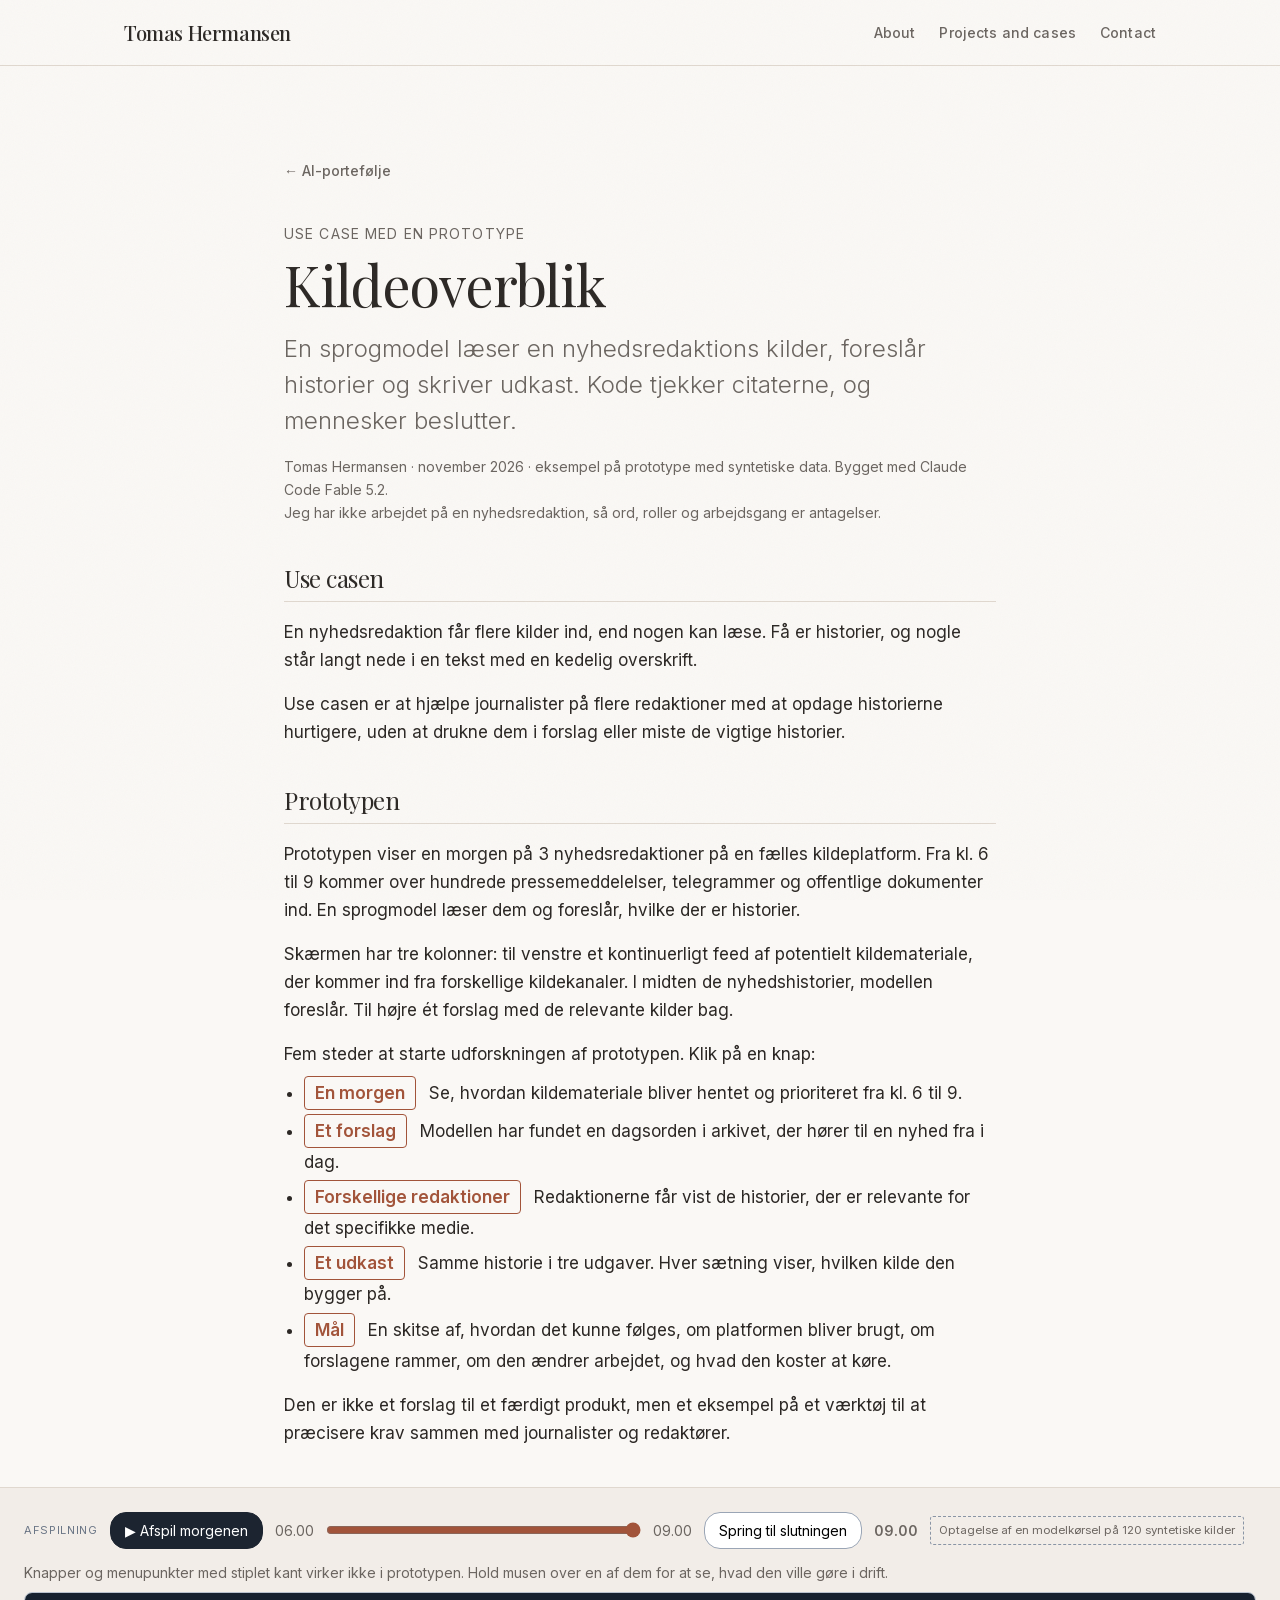
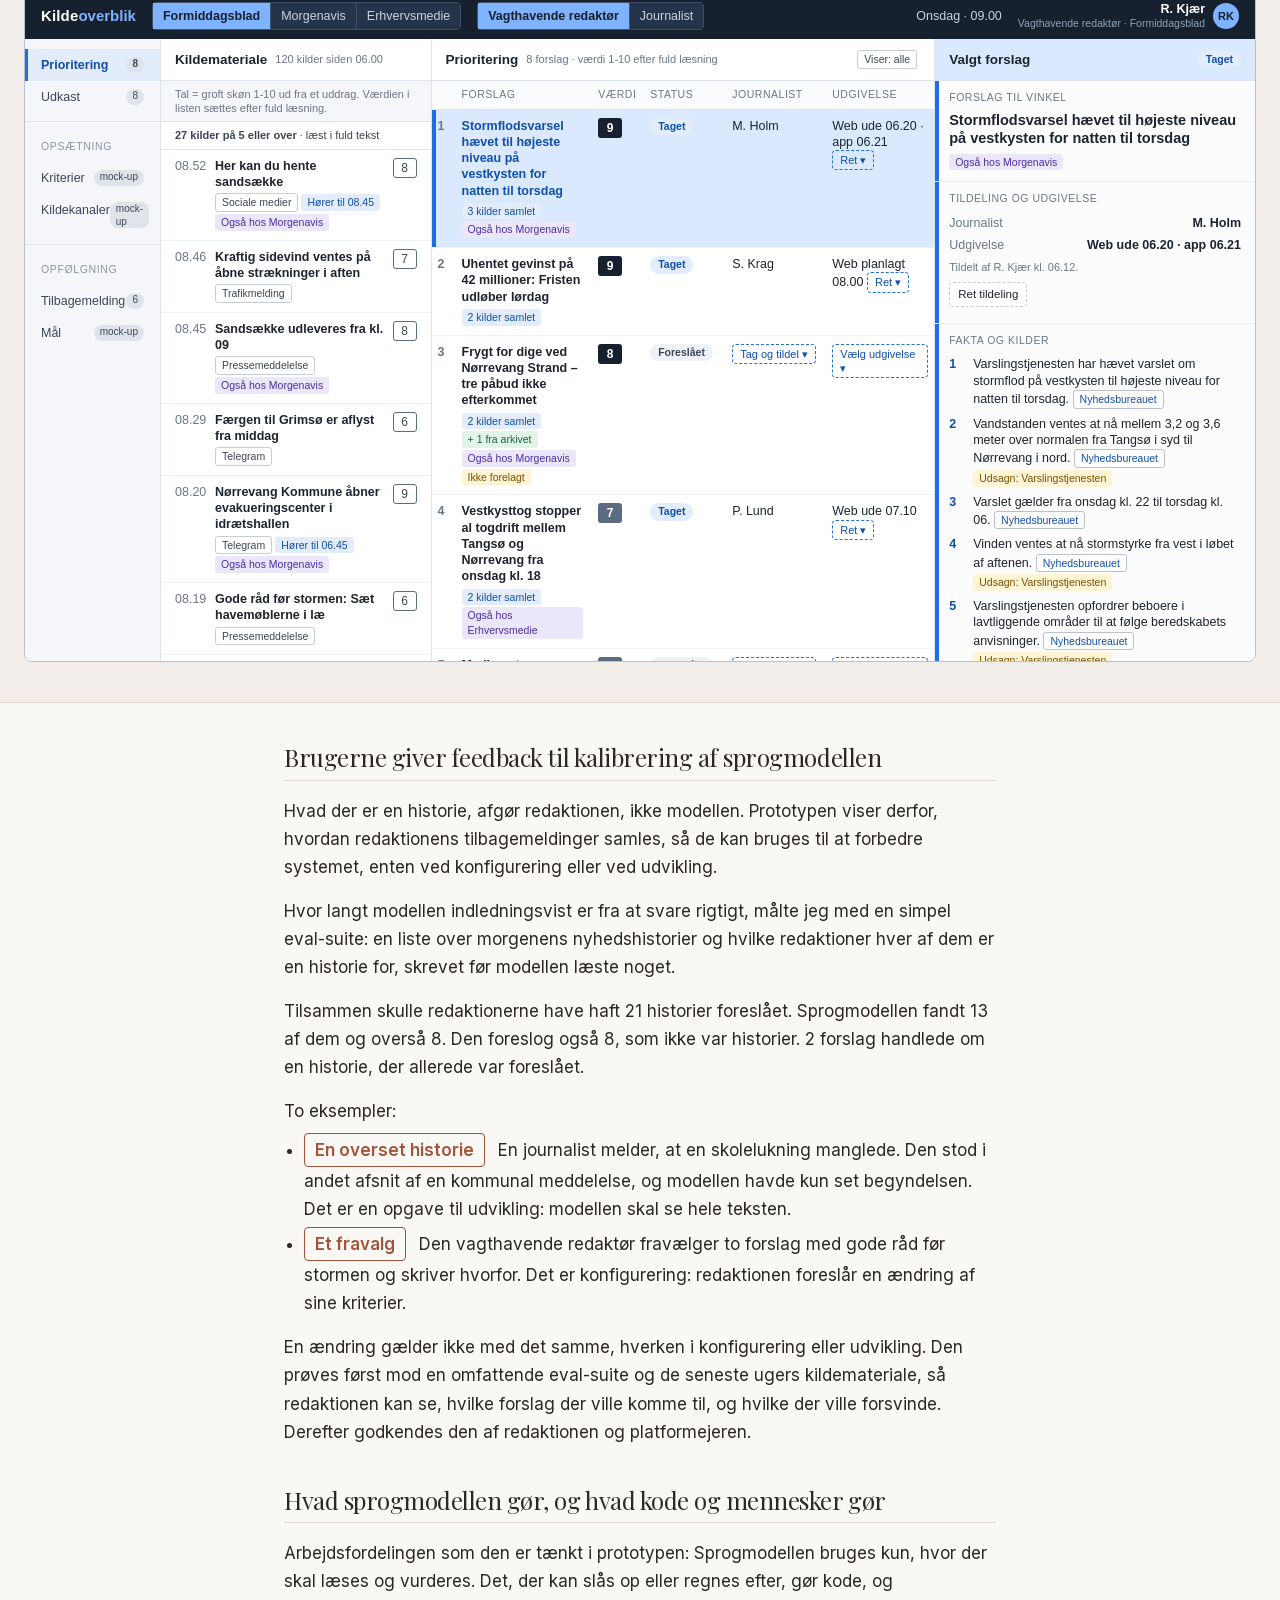
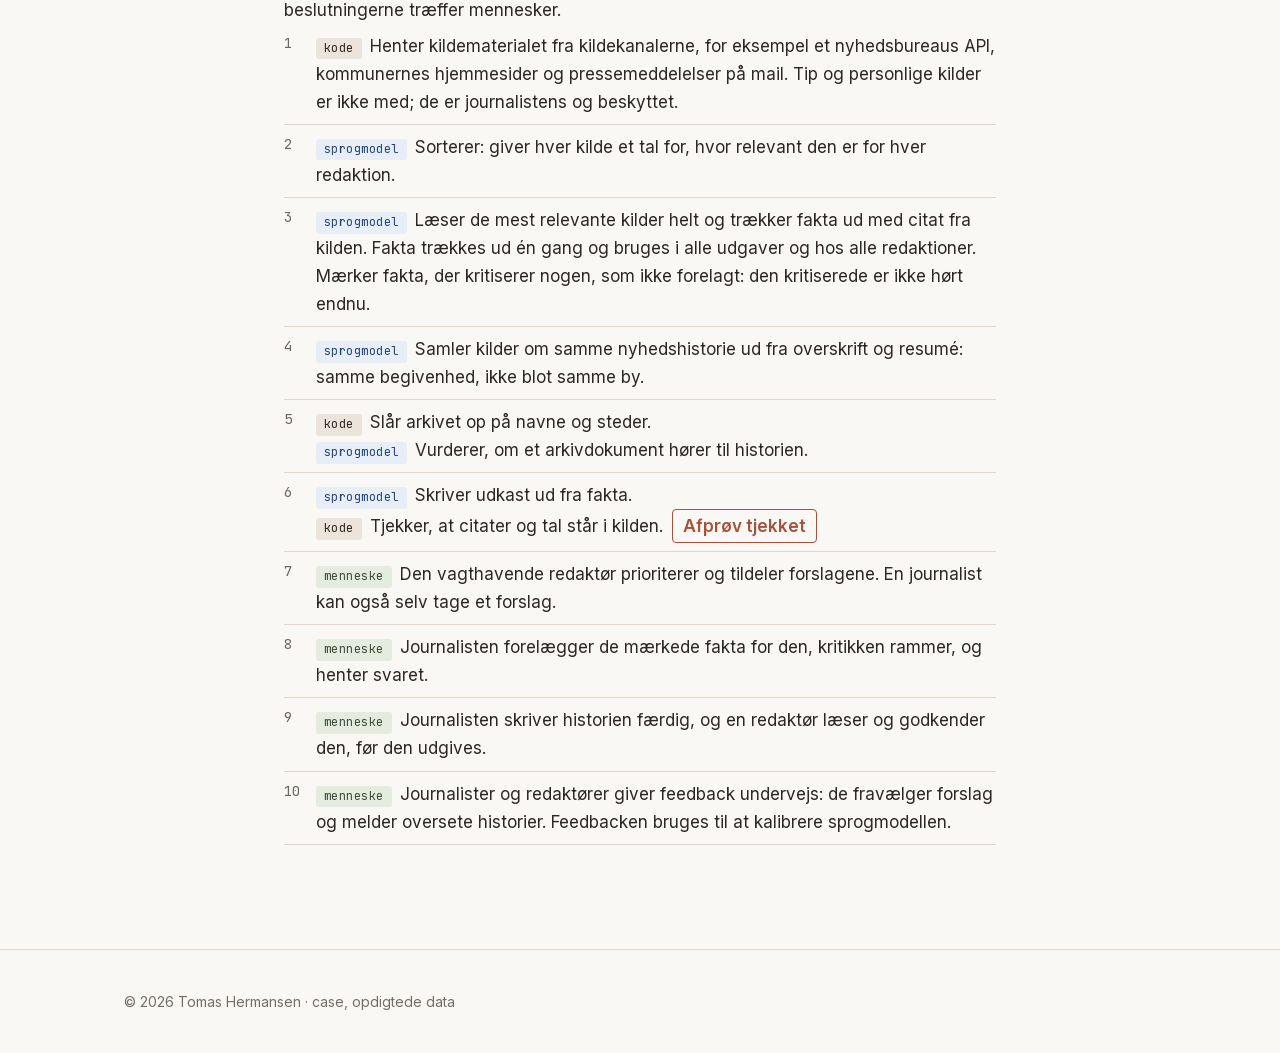
<file: projects/kildeoverblik/index.html>
<!DOCTYPE html>
<html lang="da">
<head>
  <meta charset="UTF-8">
  <meta name="viewport" content="width=device-width, initial-scale=1.0">
  <meta name="theme-color" content="#FAF8F5">
  <meta name="robots" content="noindex">
  <title>Kildeoverblik: en use case med en prototype | Tomas Hermansen</title>
  <meta name="description" content="En use case med en prototype: en sprogmodel læser en nyhedsredaktions kilder, foreslår historier og skriver udkast, kode tjekker citaterne, og mennesker beslutter.">
  <link rel="icon" href="../../assets/favicon.svg" type="image/svg+xml">
  <link rel="icon" href="../../assets/favicon.ico" sizes="32x32">
  <link rel="apple-touch-icon" href="../../assets/apple-touch-icon.png">
  <link rel="manifest" href="../../site.webmanifest">
  <link rel="stylesheet" href="../../style.css?v=8">
  <link rel="stylesheet" href="app/app.css?v=20261115b">
  <style>
    [hidden] { display: none !important; }
    .text { max-width: 760px; margin: 0 auto; padding: 0 var(--space-lg); }
    .doc-head { padding-top: calc(60px + var(--space-3xl)); margin-bottom: var(--space-xl); }
    .doc-head .hero__title { margin-bottom: var(--space-md); }
    .doc-head .hero__subtitle { max-width: none; }
    .meta { font-size: var(--text-sm); color: var(--text-secondary); margin-top: var(--space-md); }
    .doc section { padding: 0; margin: 0 0 var(--space-xl); min-height: 0; }
    .doc h2 { font-family: var(--font-serif); font-size: var(--text-xl); font-weight: 400; letter-spacing: -0.02em; line-height: 1.2; color: var(--text-primary); margin: 0 0 var(--space-md); padding-bottom: var(--space-sm); border-bottom: 1px solid var(--border); }
    .doc p, .doc li { color: var(--text-primary); }
    .doc p + p { margin-top: var(--space-md); }
    .doc ul { padding-left: 1.25rem; margin: var(--space-sm) 0 var(--space-md); }
    .doc li { margin-bottom: var(--space-xs); }
    .stage { padding: var(--space-lg) var(--space-lg) var(--space-xl); overflow-x: auto; background: var(--bg-secondary); border-top: 1px solid var(--border); border-bottom: 1px solid var(--border); margin: var(--space-xl) 0; }
    .go--inline { font-size: var(--text-sm); padding: 0 8px; margin: 0 0 0 var(--space-xs); vertical-align: baseline; }
    .flow li br + .by { margin-top: 6px; }
    .stage { scroll-margin-top: 60px; }
    .back { position: fixed; right: 16px; bottom: 16px; z-index: 50; font: inherit; font-size: var(--text-sm); font-weight: 600; color: #fff; background: var(--accent-terracotta); border: 0; border-radius: 20px; padding: 10px 16px; box-shadow: 0 4px 14px rgba(0, 0, 0, .25); cursor: pointer; -webkit-appearance: none; appearance: none; white-space: nowrap; line-height: 1.2; margin: 0; bottom: calc(16px + env(safe-area-inset-bottom, 0px)); }
    .back[hidden] { display: none; }
    @media (hover: hover) and (pointer: fine) { .back::before { content: "\21A9\FE0E"; margin-right: 6px; } }
    .appfit { overflow: hidden; max-width: 1560px; margin: 0 auto; }
    .turn { display: none; }
    .stage .demo, .stage .app, .stage .hint { max-width: 1560px; margin-left: auto; margin-right: auto; }
    .stage .demo { margin-bottom: 12px; font-family: var(--font-sans); font-size: var(--text-sm); color: var(--text-secondary); }
    .stage .demo button { font: inherit; cursor: pointer; }
    .stage .demo input[type=range] { flex: 1; accent-color: var(--accent-terracotta); }
    .stage .hint { font-size: var(--text-sm); color: var(--text-secondary); margin-bottom: var(--space-sm); }
    .after { padding-bottom: var(--space-2xl); }
    .flow { list-style: none; padding: 0; margin: 0; counter-reset: step; }
    .flow li { counter-increment: step; padding: var(--space-sm) 0 var(--space-sm) 2rem; border-bottom: 1px solid var(--border); position: relative; margin: 0; }
    .flow li::before { content: counter(step); position: absolute; left: 0; color: var(--text-secondary); font-family: var(--font-mono); font-size: var(--text-sm); }
    .by { display: inline-block; font-family: var(--font-mono); font-size: var(--text-xs); letter-spacing: .04em; padding: 1px 8px; border-radius: 3px; margin-right: var(--space-sm); }
    .by.model { background: #E8EEF7; color: #24457A; } .by.code { background: var(--bg-accent); color: var(--text-primary); } .by.human { background: #E4EBDF; color: #3F4C36; }
    .go { font: inherit; font-weight: 600; color: var(--accent-terracotta); background: none; border: 1px solid var(--accent-terracotta); border-radius: 4px; padding: 2px 10px; margin-right: var(--space-sm); cursor: pointer; }
    @media (max-width: 1100px) { .stage { padding-left: var(--space-sm); padding-right: var(--space-sm); } .stage .demo { flex-wrap: wrap; row-gap: 8px; } }
    @media (max-width: 700px) and (orientation: portrait) { .turn { display: block; } }
  </style>
</head>
<body>

  <a href="#main" class="skip-link">Skip to content</a>

  <nav class="nav" aria-label="Primary">
    <div class="nav__inner">
      <a href="../../index.html" class="nav__name">Tomas Hermansen</a>
      <ul class="nav__links" id="nav-menu">
        <li><a href="../../about.html">About</a></li>
        <li><a href="../../index.html#projects">Projects and cases</a></li>
        <li><a href="../../index.html#contact">Contact</a></li>
      </ul>
    </div>
  </nav>

  <main id="main">
    <div class="text">
      <header class="doc-head">
        <a href="../../index.html" class="back-link">&larr; AI-portefølje</a>
        <p class="hero__kicker">Use case med en prototype</p>
        <h1 class="hero__title hero__title--project">Kildeoverblik</h1>
        <p class="hero__subtitle">En sprogmodel læser en nyhedsredaktions kilder, foreslår historier og skriver udkast. Kode tjekker citaterne, og mennesker beslutter.</p>
        <p class="meta">Tomas Hermansen · november 2026 · eksempel på prototype med syntetiske data. Bygget med Claude Code Fable 5.2.<br>Jeg har ikke arbejdet på en nyhedsredaktion, så ord, roller og arbejdsgang er antagelser.</p>
      </header>

      <div class="doc" id="before">
        <section id="usecase">
          <h2>Use casen</h2>
          <p>En nyhedsredaktion får flere kilder ind, end nogen kan læse. Få er historier, og nogle står langt nede i en tekst med en kedelig overskrift.</p>
          <p>Use casen er at hjælpe journalister på flere redaktioner med at opdage historierne hurtigere, uden at drukne dem i forslag eller miste de vigtige historier.</p>
        </section>

        <section id="lead">
          <h2>Prototypen</h2>
          <p>Prototypen viser en morgen på 3 nyhedsredaktioner på en fælles kildeplatform. Fra kl. 6 til 9 kommer over hundrede pressemeddelelser, telegrammer og offentlige dokumenter ind. En sprogmodel læser dem og foreslår, hvilke der er historier.</p>
          <p>Skærmen har tre kolonner: til venstre et kontinuerligt feed af potentielt kildemateriale, der kommer ind fra forskellige kildekanaler. I midten de nyhedshistorier, modellen foreslår. Til højre ét forslag med de relevante kilder bag.</p>
          <p>Fem steder at starte udforskningen af prototypen. Klik på en knap:</p>
          <ul>
            <li><button class="go" data-go="desk=F&amp;play=1" data-goatcounter-click="kildeoverblik-morgen" data-goatcounter-title="Kildeoverblik: En morgen">En morgen</button> Se, hvordan kildemateriale bliver hentet og prioriteret fra kl. 6 til 9.</li>
            <li><button class="go" data-go="desk=F&amp;sel=G02" data-goatcounter-click="kildeoverblik-forslag" data-goatcounter-title="Kildeoverblik: Et forslag">Et forslag</button> Modellen har fundet en dagsorden i arkivet, der hører til en nyhed fra i dag.</li>
            <li><button class="go" data-go="desk=F&amp;cycle=1" data-goatcounter-click="kildeoverblik-redaktioner" data-goatcounter-title="Kildeoverblik: Forskellige redaktioner">Forskellige redaktioner</button> Redaktionerne får vist de historier, der er relevante for det specifikke medie.</li>
            <li><button class="go" data-go="desk=F&amp;tour=udkast" data-goatcounter-click="kildeoverblik-udkast" data-goatcounter-title="Kildeoverblik: Et udkast">Et udkast</button> Samme historie i tre udgaver. Hver sætning viser, hvilken kilde den bygger på.</li>
            <li><button class="go" data-go="desk=F&amp;view=maal&amp;tour=maal" data-goatcounter-click="kildeoverblik-maal" data-goatcounter-title="Kildeoverblik: Mål">Mål</button> En skitse af, hvordan det kunne følges, om platformen bliver brugt, om forslagene rammer, om den ændrer arbejdet, og hvad den koster at køre.</li>
          </ul>
          <p>Den er ikke et forslag til et færdigt produkt, men et eksempel på et værktøj til at præcisere krav sammen med journalister og redaktører.</p>
        </section>
      </div>
    </div>

    <div class="stage" id="stage">
      <div class="demo">
        <span class="lbl">Afspilning</span>
        <button class="dbtn play" id="play">▶ Afspil morgenen</button>
        <span id="from"></span>
        <input type="range" id="range" step="1" aria-label="Klokkeslæt">
        <span id="to"></span>
        <button class="dbtn" id="end">Spring til slutningen</button>
        <b id="clock"></b>
        <span class="rec" id="recnote"></span>
      </div>
      <p class="hint">Knapper og menupunkter med stiplet kant virker ikke i prototypen. Hold musen over en af dem for at se, hvad den ville gøre i drift.</p>
      <p class="hint" id="smallnote" hidden>Prototypen er skaleret ned til din skærm. Den fungerer bedst på en større skærm.</p>
      <p class="hint turn">Drej telefonen for at se den større.</p>
      <div class="appfit" id="appfit"><div class="app" id="app">Henter data …</div></div>
    </div>

    <div class="text after">
      <div class="doc" id="after">
        <section id="measure">
          <h2>Brugerne giver feedback til kalibrering af sprogmodellen</h2>
          <p>Hvad der er en historie, afgør redaktionen, ikke modellen. Prototypen viser derfor, hvordan redaktionens tilbagemeldinger samles, så de kan bruges til at forbedre systemet, enten ved konfigurering eller ved udvikling.</p>
          <p>Hvor langt modellen indledningsvist er fra at svare rigtigt, målte jeg med en simpel eval-suite: en liste over morgenens nyhedshistorier og hvilke redaktioner hver af dem er en historie for, skrevet før modellen læste noget.</p>
          <p id="result"></p>
          <p>To eksempler:</p>
          <ul>
            <li><button class="go" data-go="desk=F&amp;view=feedback&amp;mark=D-004" data-goatcounter-click="kildeoverblik-overset" data-goatcounter-title="Kildeoverblik: En overset historie">En overset historie</button> En journalist melder, at en skolelukning manglede. Den stod i andet afsnit af en kommunal meddelelse, og modellen havde kun set begyndelsen. Det er en opgave til udvikling: modellen skal se hele teksten.</li>
            <li><button class="go" data-go="desk=F&amp;view=feedback&amp;mark=N-034,N-067" data-goatcounter-click="kildeoverblik-fravalg" data-goatcounter-title="Kildeoverblik: Et fravalg">Et fravalg</button> Den vagthavende redaktør fravælger to forslag med gode råd før stormen og skriver hvorfor. Det er konfigurering: redaktionen foreslår en ændring af sine kriterier.</li>
          </ul>
          <p>En ændring gælder ikke med det samme, hverken i konfigurering eller udvikling. Den prøves først mod en omfattende eval-suite og de seneste ugers kildemateriale, så redaktionen kan se, hvilke forslag der ville komme til, og hvilke der ville forsvinde. Derefter godkendes den af redaktionen og platformejeren.</p>
        </section>

        <section id="how">
          <h2>Hvad sprogmodellen gør, og hvad kode og mennesker gør</h2>
          <p>Arbejdsfordelingen som den er tænkt i prototypen: Sprogmodellen bruges kun, hvor der skal læses og vurderes. Det, der kan slås op eller regnes efter, gør kode, og beslutningerne træffer mennesker.</p>
          <ol class="flow">
            <li><span class="by code">kode</span>Henter kildematerialet fra kildekanalerne, for eksempel et nyhedsbureaus API, kommunernes hjemmesider og pressemeddelelser på mail. Tip og personlige kilder er ikke med; de er journalistens og beskyttet.</li>
            <li><span class="by model">sprogmodel</span>Sorterer: giver hver kilde et tal for, hvor relevant den er for hver redaktion.</li>
            <li><span class="by model">sprogmodel</span>Læser de mest relevante kilder helt og trækker fakta ud med citat fra kilden. Fakta trækkes ud én gang og bruges i alle udgaver og hos alle redaktioner. Mærker fakta, der kritiserer nogen, som ikke forelagt: den kritiserede er ikke hørt endnu.</li>
            <li><span class="by model">sprogmodel</span>Samler kilder om samme nyhedshistorie ud fra overskrift og resumé: samme begivenhed, ikke blot samme by.</li>
            <li><span class="by code">kode</span>Slår arkivet op på navne og steder.<br><span class="by model">sprogmodel</span>Vurderer, om et arkivdokument hører til historien.</li>
            <li><span class="by model">sprogmodel</span>Skriver udkast ud fra fakta.<br><span class="by code">kode</span>Tjekker, at citater og tal står i kilden. <button class="go go--inline" data-go="desk=F&amp;view=udkast&amp;cue=check" data-goatcounter-click="kildeoverblik-tjek" data-goatcounter-title="Kildeoverblik: Afprøv tjekket">Afprøv tjekket</button></li>
            <li><span class="by human">menneske</span>Den vagthavende redaktør prioriterer og tildeler forslagene. En journalist kan også selv tage et forslag.</li>
            <li><span class="by human">menneske</span>Journalisten forelægger de mærkede fakta for den, kritikken rammer, og henter svaret.</li>
            <li><span class="by human">menneske</span>Journalisten skriver historien færdig, og en redaktør læser og godkender den, før den udgives.</li>
            <li><span class="by human">menneske</span>Journalister og redaktører giver feedback undervejs: de fravælger forslag og melder oversete historier. Feedbacken bruges til at kalibrere sprogmodellen.</li>
          </ol>
        </section>
      </div>
    </div>
  </main>

  <button class="back" id="back" hidden>Tilbage til teksten</button>

  <footer class="footer">
    <div class="footer__inner">
      <span>&copy; 2026 Tomas Hermansen &middot; case, opdigtede data</span>
    </div>
  </footer>

  <script>window.goatcounter = { path: function () { return location.pathname.replace(/\/index\.html$/, "/"); } };</script>
  <script data-goatcounter="https://tomashermansen.goatcounter.com/count" async src="//gc.zgo.at/count.js"></script>
  <script src="app/core.js?v=20261115b"></script>
  <script src="app/app.js?v=20261115b"></script>
</body>
</html>
</file>
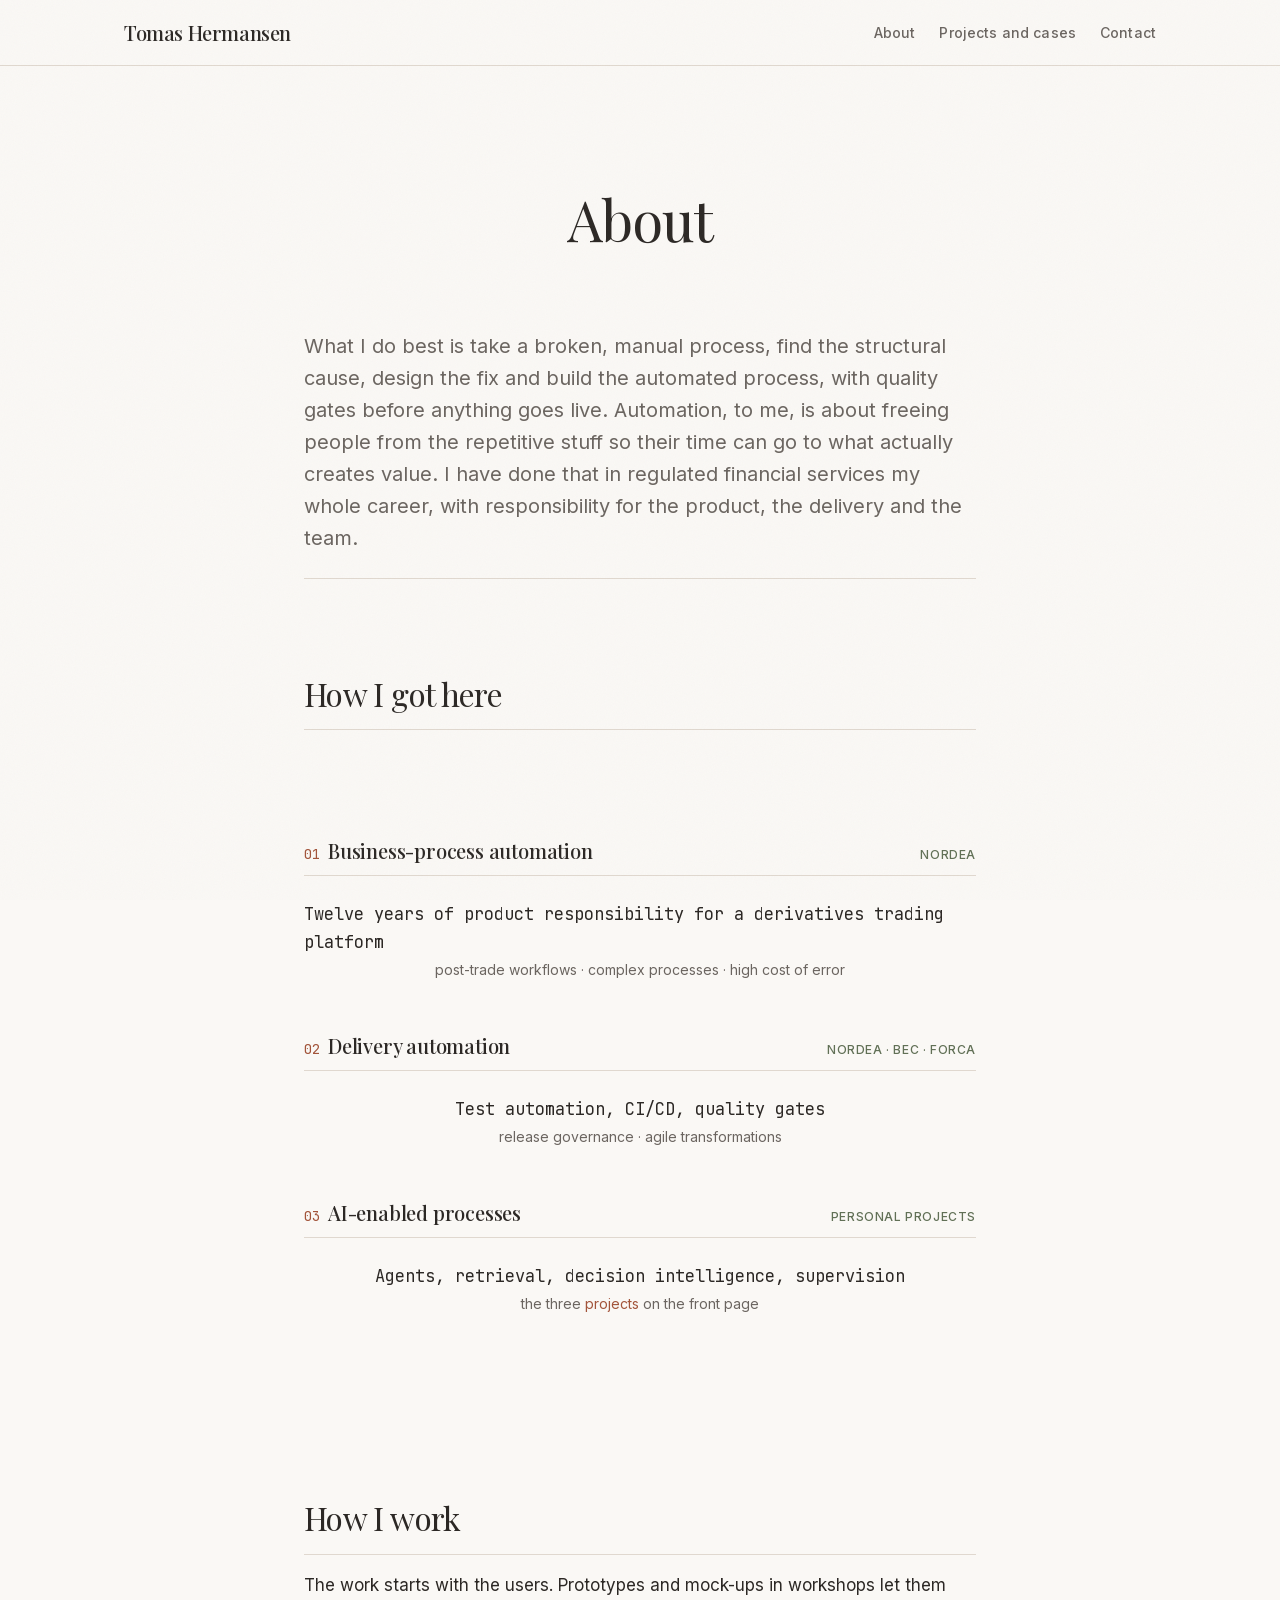
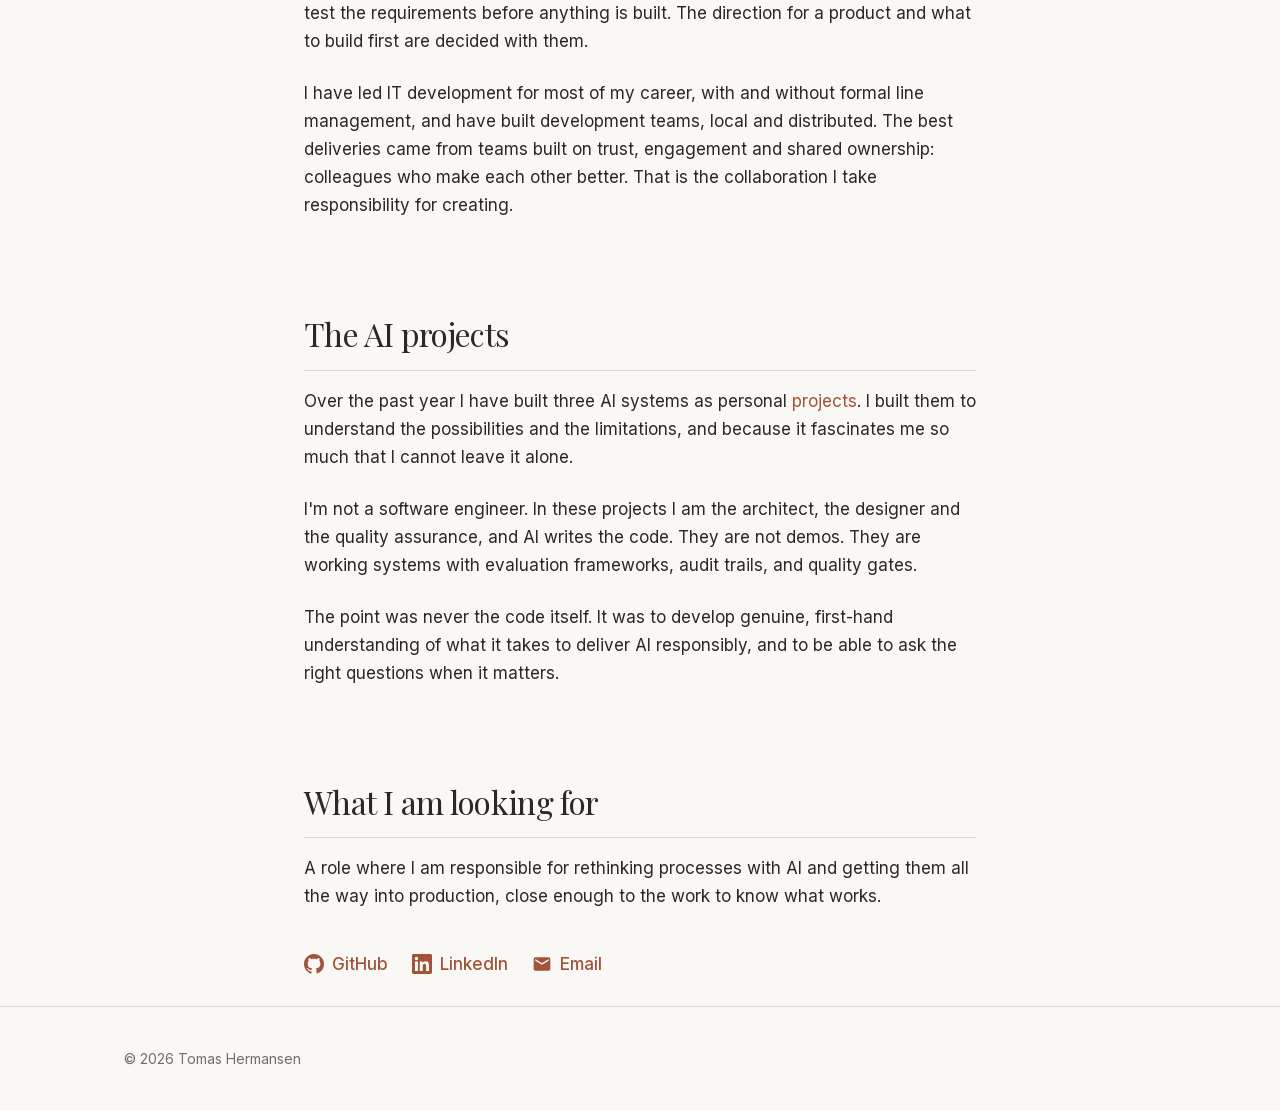
<file: about.html>
<!DOCTYPE html>
<html lang="en">
<head>
  <meta charset="UTF-8">
  <meta name="viewport" content="width=device-width, initial-scale=1.0">
  <title>About | Tomas Hermansen</title>
  <meta name="description" content="Process automation and AI in regulated financial services. I build working AI systems to understand what it takes to deliver AI responsibly.">
  <meta name="theme-color" content="#FAF8F5">
  <link rel="canonical" href="https://tomashermansen-lang.github.io/portfolio/about.html">

  <!-- Open Graph -->
  <meta property="og:type" content="profile">
  <meta property="og:title" content="About | Tomas Hermansen">
  <meta property="og:description" content="Process automation and AI in regulated financial services. I build working AI systems to understand what it takes to deliver AI responsibly.">
  <meta property="og:url" content="https://tomashermansen-lang.github.io/portfolio/about.html">
  <meta property="og:image" content="https://tomashermansen-lang.github.io/portfolio/screenshots/dashboard-dark.png">
  <meta name="twitter:card" content="summary_large_image">

  <link rel="icon" href="assets/favicon.svg" type="image/svg+xml">
  <link rel="icon" href="assets/favicon.ico" sizes="32x32">
  <link rel="apple-touch-icon" href="assets/apple-touch-icon.png">
  <link rel="manifest" href="site.webmanifest">
  <link rel="stylesheet" href="style.css?v=9">
</head>
<body>

  <a href="#main" class="skip-link">Skip to content</a>

  <nav class="nav" aria-label="Primary">
    <div class="nav__inner">
      <a href="index.html" class="nav__name">Tomas Hermansen</a>
      <button class="nav__toggle" aria-expanded="false" aria-controls="nav-menu" aria-label="Menu">
        <svg class="nav__icon-open" viewBox="0 0 24 24" fill="none" stroke="currentColor" stroke-width="2" stroke-linecap="round"><line x1="3" y1="6" x2="21" y2="6"/><line x1="3" y1="12" x2="21" y2="12"/><line x1="3" y1="18" x2="21" y2="18"/></svg>
        <svg class="nav__icon-close" viewBox="0 0 24 24" fill="none" stroke="currentColor" stroke-width="2" stroke-linecap="round"><line x1="18" y1="6" x2="6" y2="18"/><line x1="6" y1="6" x2="18" y2="18"/></svg>
      </button>
      <ul class="nav__links" id="nav-menu">
        <li><a href="about.html">About</a></li>
        <li class="nav__dropdown-trigger">
          <a href="index.html#projects" role="button" aria-expanded="false" aria-haspopup="true">Projects and cases</a>
          <div class="nav__dropdown" id="projects-dropdown">
            <ul class="nav__dropdown-menu" role="menu">
              <li><a href="projects/contract-terms/" role="menuitem">From AI use case to working prototype <span class="nav__dropdown-desc">Case study: business case, prototype, delivery package</span></a></li>
              <li><a href="projects/watchfloor.html" role="menuitem">Watchfloor <span class="nav__dropdown-desc">Agentic SDLC with human supervision</span></a></li>
              <li class="nav__dropdown-subitem"><a href="projects/watchfloor-pipeline.html" role="menuitem" aria-label="Watchfloor chapter: The pipeline">The pipeline</a></li>
              <li class="nav__dropdown-subitem"><a href="projects/watchfloor-autopilot.html" role="menuitem" aria-label="Watchfloor chapter: Autopilot and execution graphs">Autopilot &amp; execution graphs</a></li>
              <li class="nav__dropdown-subitem"><a href="projects/watchfloor-observability.html" role="menuitem" aria-label="Watchfloor chapter: The watch floor">The watch floor</a></li>
              <li class="nav__dropdown-subitem"><a href="projects/watchfloor-economics.html" role="menuitem" aria-label="Watchfloor chapter: Economics and model routing">Economics &amp; model routing</a></li>
              <li><a href="projects/rag-framework.html" role="menuitem">EuLex RAG <span class="nav__dropdown-desc">Legal Q&amp;A across 13 EU laws</span></a></li>
              <li><a href="projects/ops-intelligence-hub.html" role="menuitem">Ops Intelligence Hub <span class="nav__dropdown-desc">Decision intelligence for workforce analytics</span></a></li>
            </ul>
          </div>
        </li>
        <li><a href="index.html#contact">Contact</a></li>
      </ul>
    </div>
  </nav>

  <main id="main">

    <section class="hero hero--project">
      <div class="container">
        <h1 class="hero__title hero__title--project">About</h1>
      </div>
    </section>

    <div class="project-content">

      <p class="project-content__summary">
        What I do best is take a broken, manual process, find the
        structural cause, design the fix and build the automated process,
        with quality gates before anything goes live. Automation, to me,
        is about freeing people from the repetitive stuff so their time
        can go to what actually creates value. I have done that in
        regulated financial services my whole career, with responsibility
        for the product, the delivery and the team.
      </p>

      <h2>How I got here</h2>

      <div class="exec-graph">

          <div class="exec-graph__phase">
            <div class="exec-graph__phase-header">
              <span class="exec-graph__phase-number">01</span>
              <span class="exec-graph__phase-name">Business-process automation</span>
              <span class="exec-graph__gate">Nordea</span>
            </div>
            <div class="exec-graph__tasks">
              <div class="exec-graph__task">
                <span class="exec-graph__task-name">Twelve years of product responsibility for a derivatives trading platform</span>
                <span class="exec-graph__task-meta">post-trade workflows &middot; complex processes &middot; high cost of error</span>
              </div>
            </div>
          </div>

          <div class="exec-graph__phase">
            <div class="exec-graph__phase-header">
              <span class="exec-graph__phase-number">02</span>
              <span class="exec-graph__phase-name">Delivery automation</span>
              <span class="exec-graph__gate">Nordea &middot; BEC &middot; Forca</span>
            </div>
            <div class="exec-graph__tasks">
              <div class="exec-graph__task">
                <span class="exec-graph__task-name">Test automation, CI/CD, quality gates</span>
                <span class="exec-graph__task-meta">release governance &middot; agile transformations</span>
              </div>
            </div>
          </div>

          <div class="exec-graph__phase">
            <div class="exec-graph__phase-header">
              <span class="exec-graph__phase-number">03</span>
              <span class="exec-graph__phase-name">AI-enabled processes</span>
              <span class="exec-graph__gate">personal projects</span>
            </div>
            <div class="exec-graph__tasks">
              <div class="exec-graph__task">
                <span class="exec-graph__task-name">Agents, retrieval, decision intelligence, supervision</span>
                <span class="exec-graph__task-meta">the three <a href="index.html#projects">projects</a> on the front page</span>
              </div>
            </div>
          </div>
        </div>

      <h2>How I work</h2>

      <p>
        The work starts with the users. Prototypes and mock-ups in workshops
        let them test the requirements before anything is built. The direction
        for a product and what to build first are decided with them.
      </p>

      <p>
        I have led IT development for most of my career, with and without
        formal line management, and have built development teams, local and
        distributed. The best deliveries came from teams built on trust,
        engagement and shared ownership: colleagues who make each other better.
        That is the collaboration I take responsibility for creating.
      </p>

      <h2>The AI projects</h2>

      <p>
        Over the past year I have built three AI systems as personal
        <a href="index.html#projects">projects</a>. I built them to understand
        the possibilities and the limitations, and because it fascinates me so
        much that I cannot leave it alone.
      </p>

      <p>
        I'm not a software engineer. In these projects I am the architect, the
        designer and the quality assurance, and AI writes the code. They are
        not demos. They are working systems with evaluation frameworks, audit
        trails, and quality gates.
      </p>

      <p>
        The point was never the code itself. It was to develop genuine,
        first-hand understanding of what it takes to deliver AI
        responsibly, and to be able to ask the right questions when
        it matters.
      </p>

      <h2>What I am looking for</h2>

      <p>
        A role where I am responsible for rethinking processes with AI and getting them all the way into production, close enough to the work to know what works.
      </p>

      <ul class="contact__links">
        <li>
          <a href="https://github.com/tomashermansen-lang" target="_blank" rel="noopener noreferrer">
            <svg viewBox="0 0 24 24" fill="currentColor" aria-hidden="true"><path d="M12 0C5.37 0 0 5.37 0 12c0 5.31 3.435 9.795 8.205 11.385.6.105.825-.255.825-.57 0-.285-.015-1.23-.015-2.235-3.015.555-3.795-.735-4.035-1.41-.135-.345-.72-1.41-1.23-1.695-.42-.225-1.02-.78-.015-.795.945-.015 1.62.87 1.845 1.23 1.08 1.815 2.805 1.305 3.495.99.105-.78.42-1.305.765-1.605-2.67-.3-5.46-1.335-5.46-5.925 0-1.305.465-2.385 1.23-3.225-.12-.3-.54-1.53.12-3.18 0 0 1.005-.315 3.3 1.23.96-.27 1.98-.405 3-.405s2.04.135 3 .405c2.295-1.56 3.3-1.23 3.3-1.23.66 1.65.24 2.88.12 3.18.765.84 1.23 1.905 1.23 3.225 0 4.605-2.805 5.625-5.475 5.925.435.375.81 1.095.81 2.22 0 1.605-.015 2.895-.015 3.3 0 .315.225.69.825.57A12.02 12.02 0 0024 12c0-6.63-5.37-12-12-12z"/></svg>
            GitHub
          </a>
        </li>
        <li>
          <a href="https://linkedin.com/in/tomashermansen" target="_blank" rel="noopener noreferrer">
            <svg viewBox="0 0 24 24" fill="currentColor" aria-hidden="true"><path d="M20.447 20.452h-3.554v-5.569c0-1.328-.027-3.037-1.852-3.037-1.853 0-2.136 1.445-2.136 2.939v5.667H9.351V9h3.414v1.561h.046c.477-.9 1.637-1.85 3.37-1.85 3.601 0 4.267 2.37 4.267 5.455v6.286zM5.337 7.433a2.062 2.062 0 01-2.063-2.065 2.064 2.064 0 112.063 2.065zm1.782 13.019H3.555V9h3.564v11.452zM22.225 0H1.771C.792 0 0 .774 0 1.729v20.542C0 23.227.792 24 1.771 24h20.451C23.2 24 24 23.227 24 22.271V1.729C24 .774 23.2 0 22.222 0h.003z"/></svg>
            LinkedIn
          </a>
        </li>
        <li>
          <a href="mailto:tomas.hermansen@gmail.com">
            <svg viewBox="0 0 24 24" fill="currentColor" aria-hidden="true"><path d="M20 4H4c-1.1 0-1.99.9-1.99 2L2 18c0 1.1.9 2 2 2h16c1.1 0 2-.9 2-2V6c0-1.1-.9-2-2-2zm0 4-8 5-8-5V6l8 5 8-5v2z"/></svg>
            Email
          </a>
        </li>
      </ul>

    </div>

  </main>

  <footer class="footer">
    <div class="footer__inner">
      <span>&copy; 2026 Tomas Hermansen</span>
    </div>
  </footer>

  <script src="lightbox.js"></script>
  <script>window.goatcounter = { path: function () { return location.pathname.replace(/\/index\.html$/, "/"); } };</script>
  <script data-goatcounter="https://tomashermansen.goatcounter.com/count" async src="//gc.zgo.at/count.js"></script>
</body>
</html>
</file>
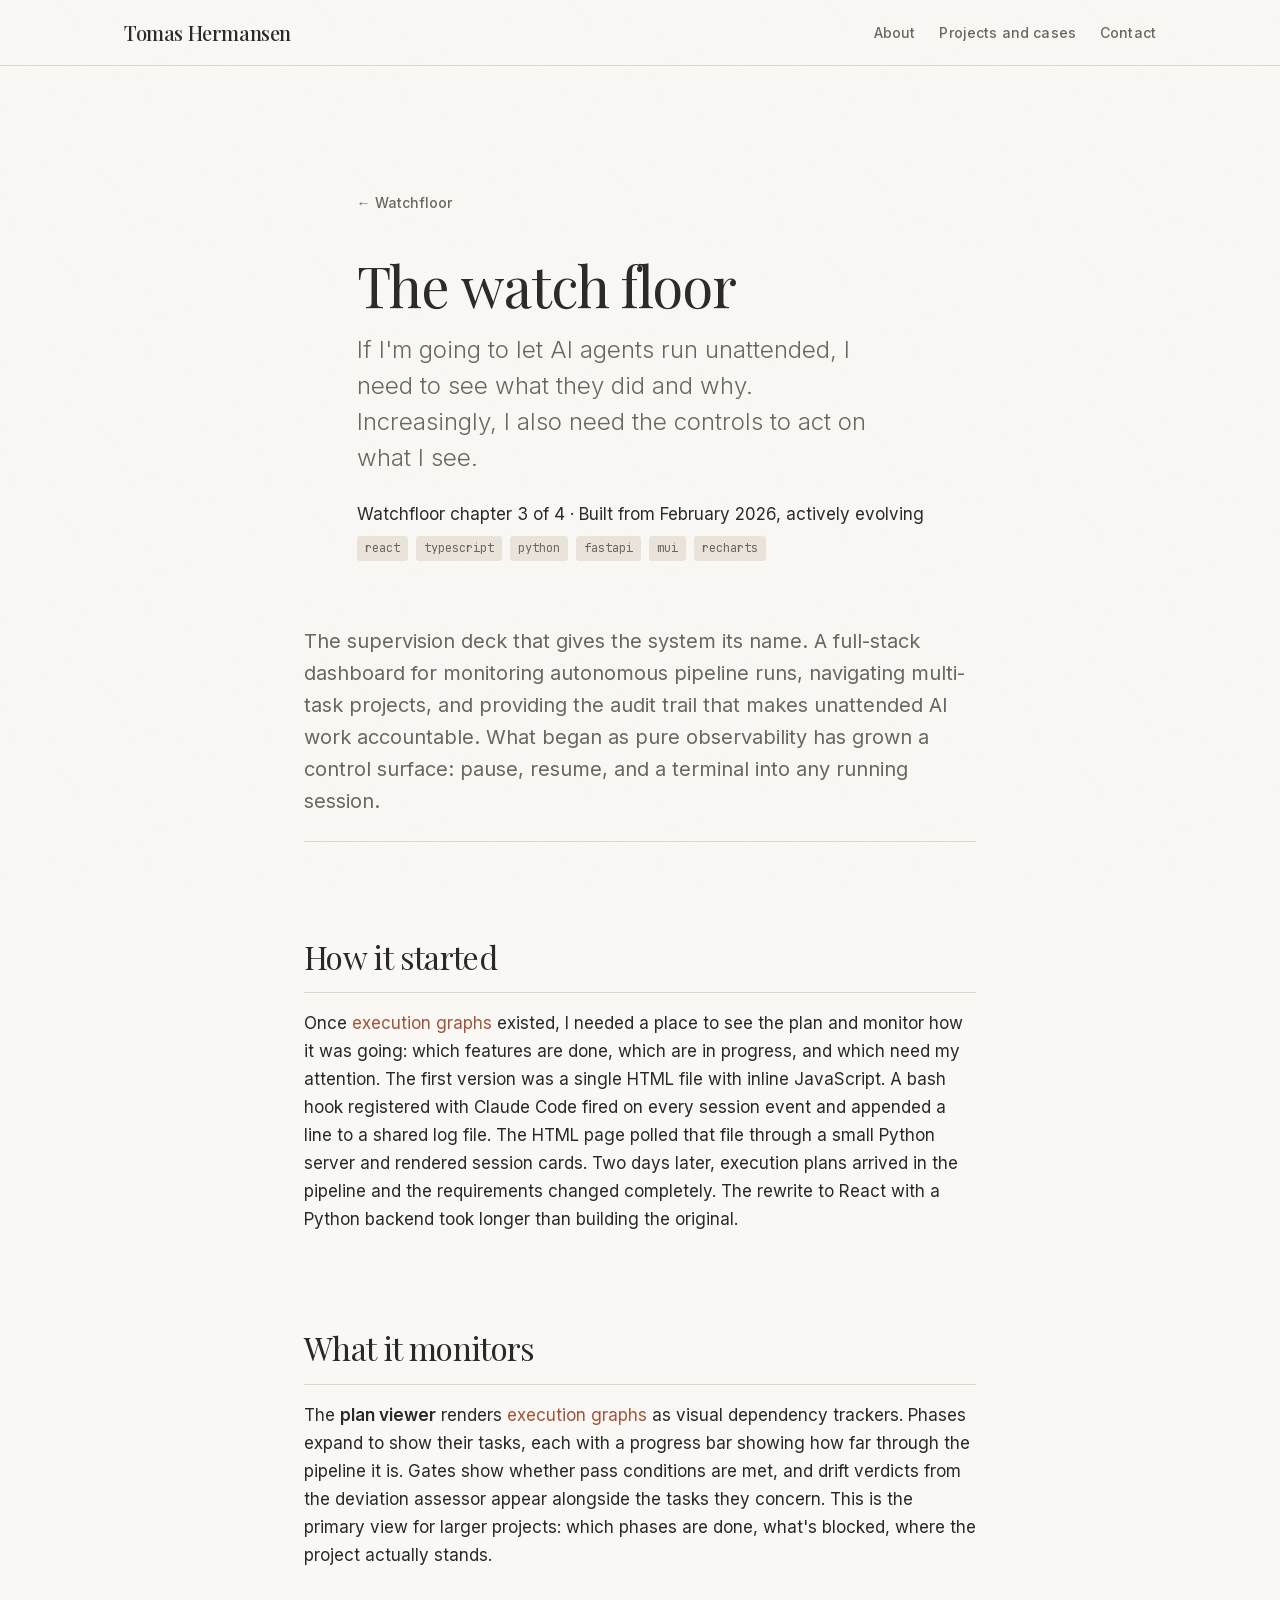
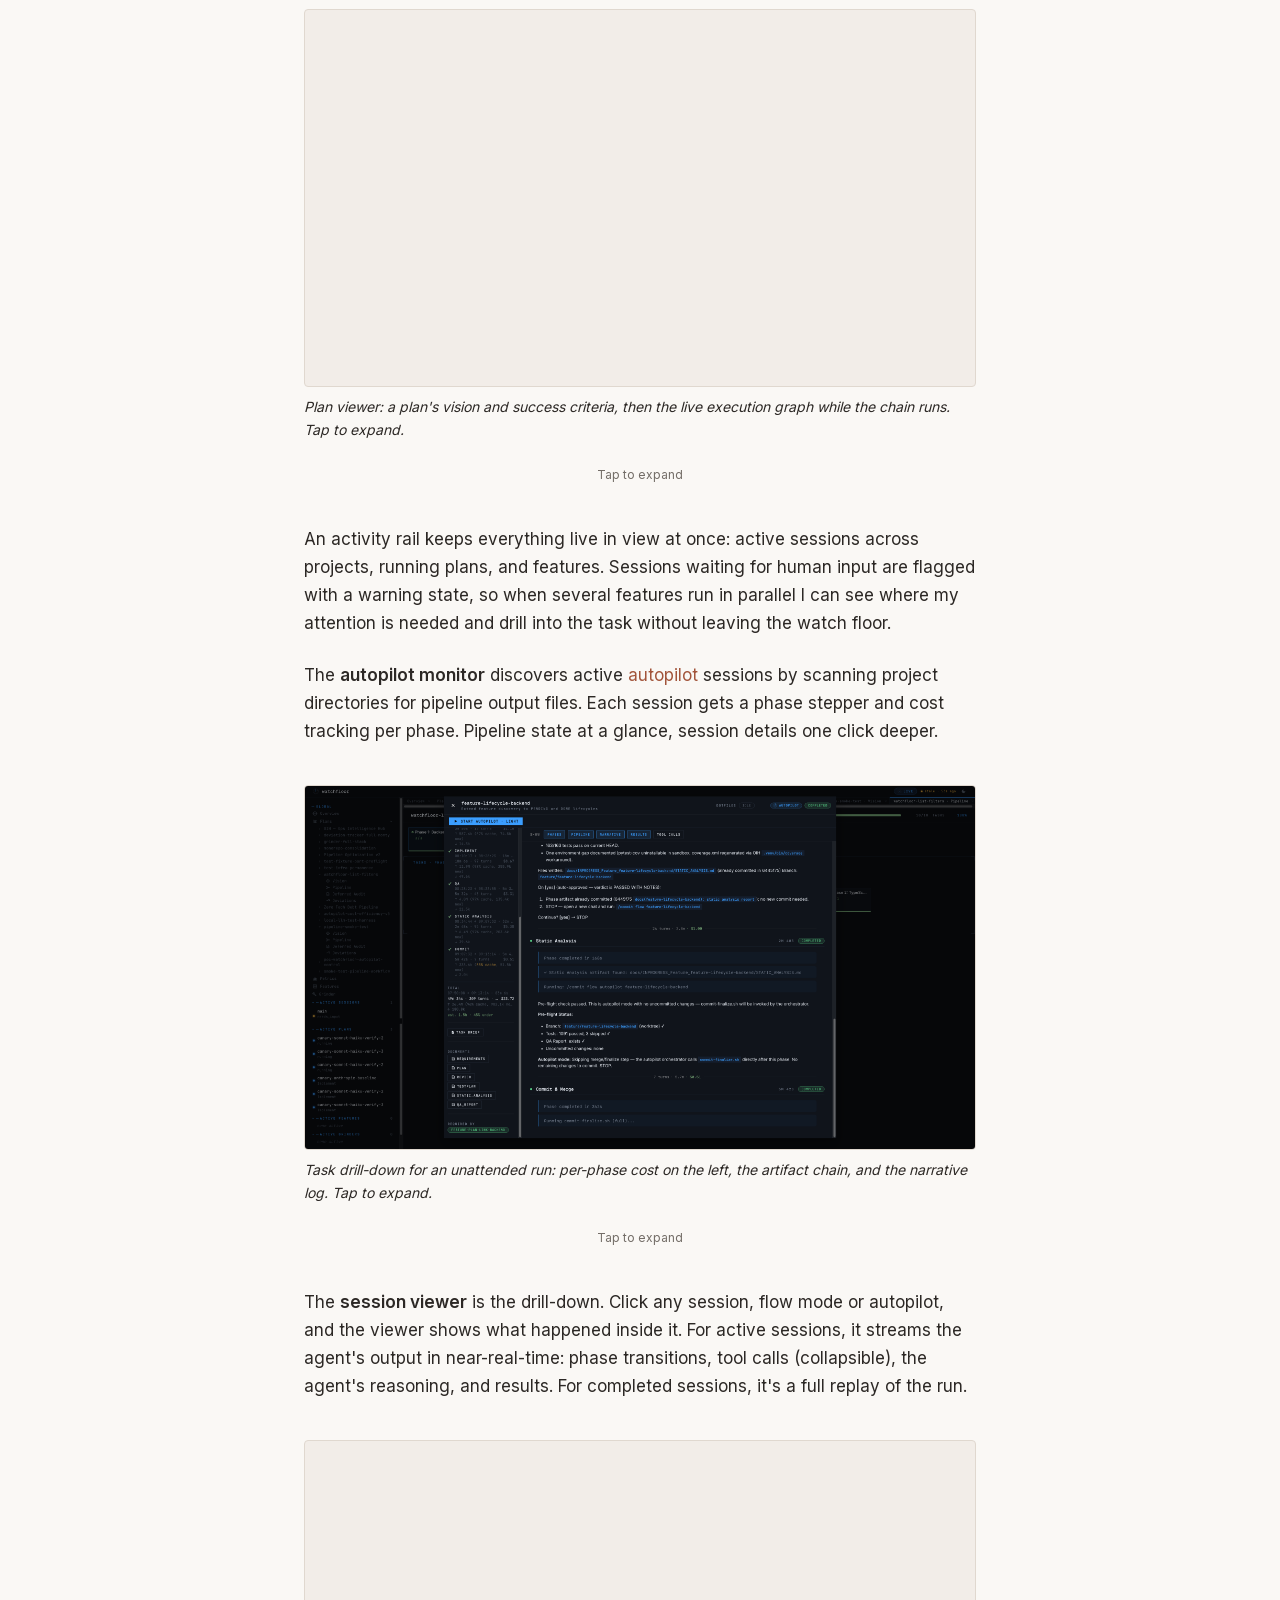
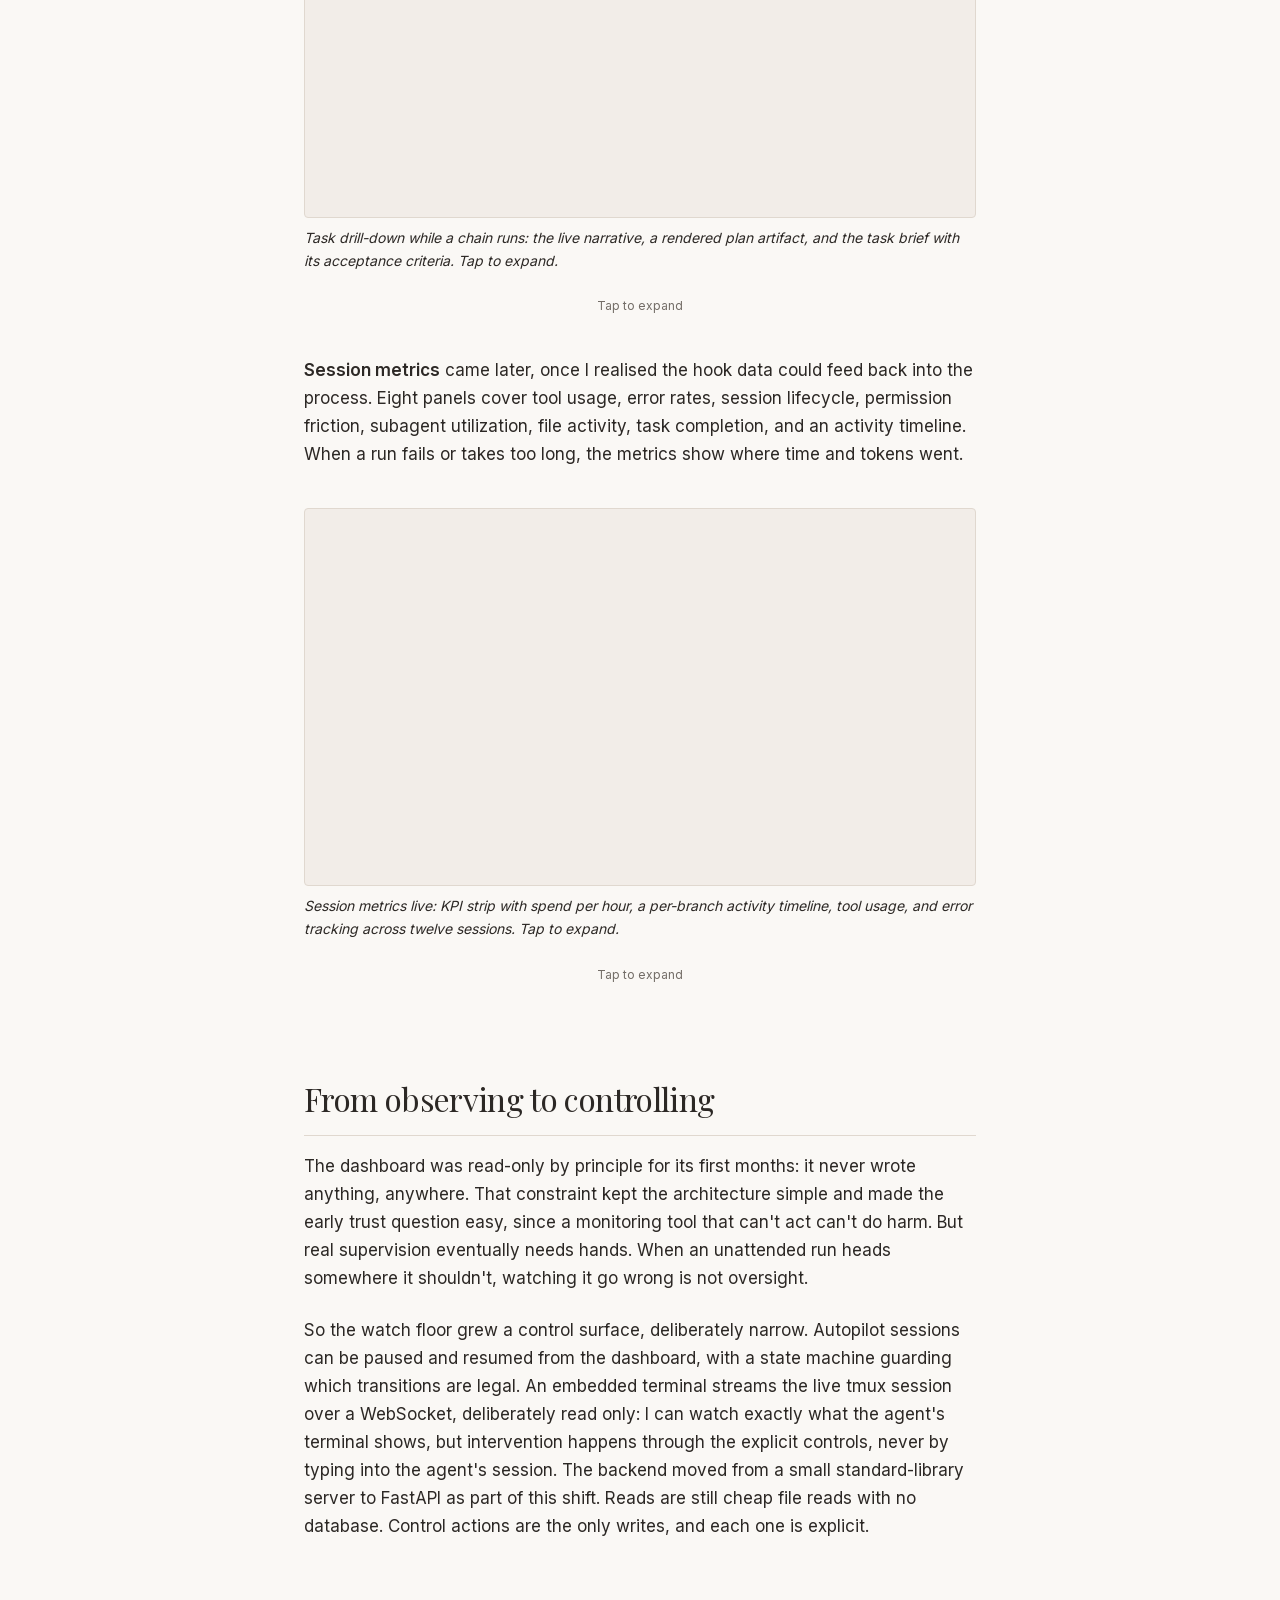
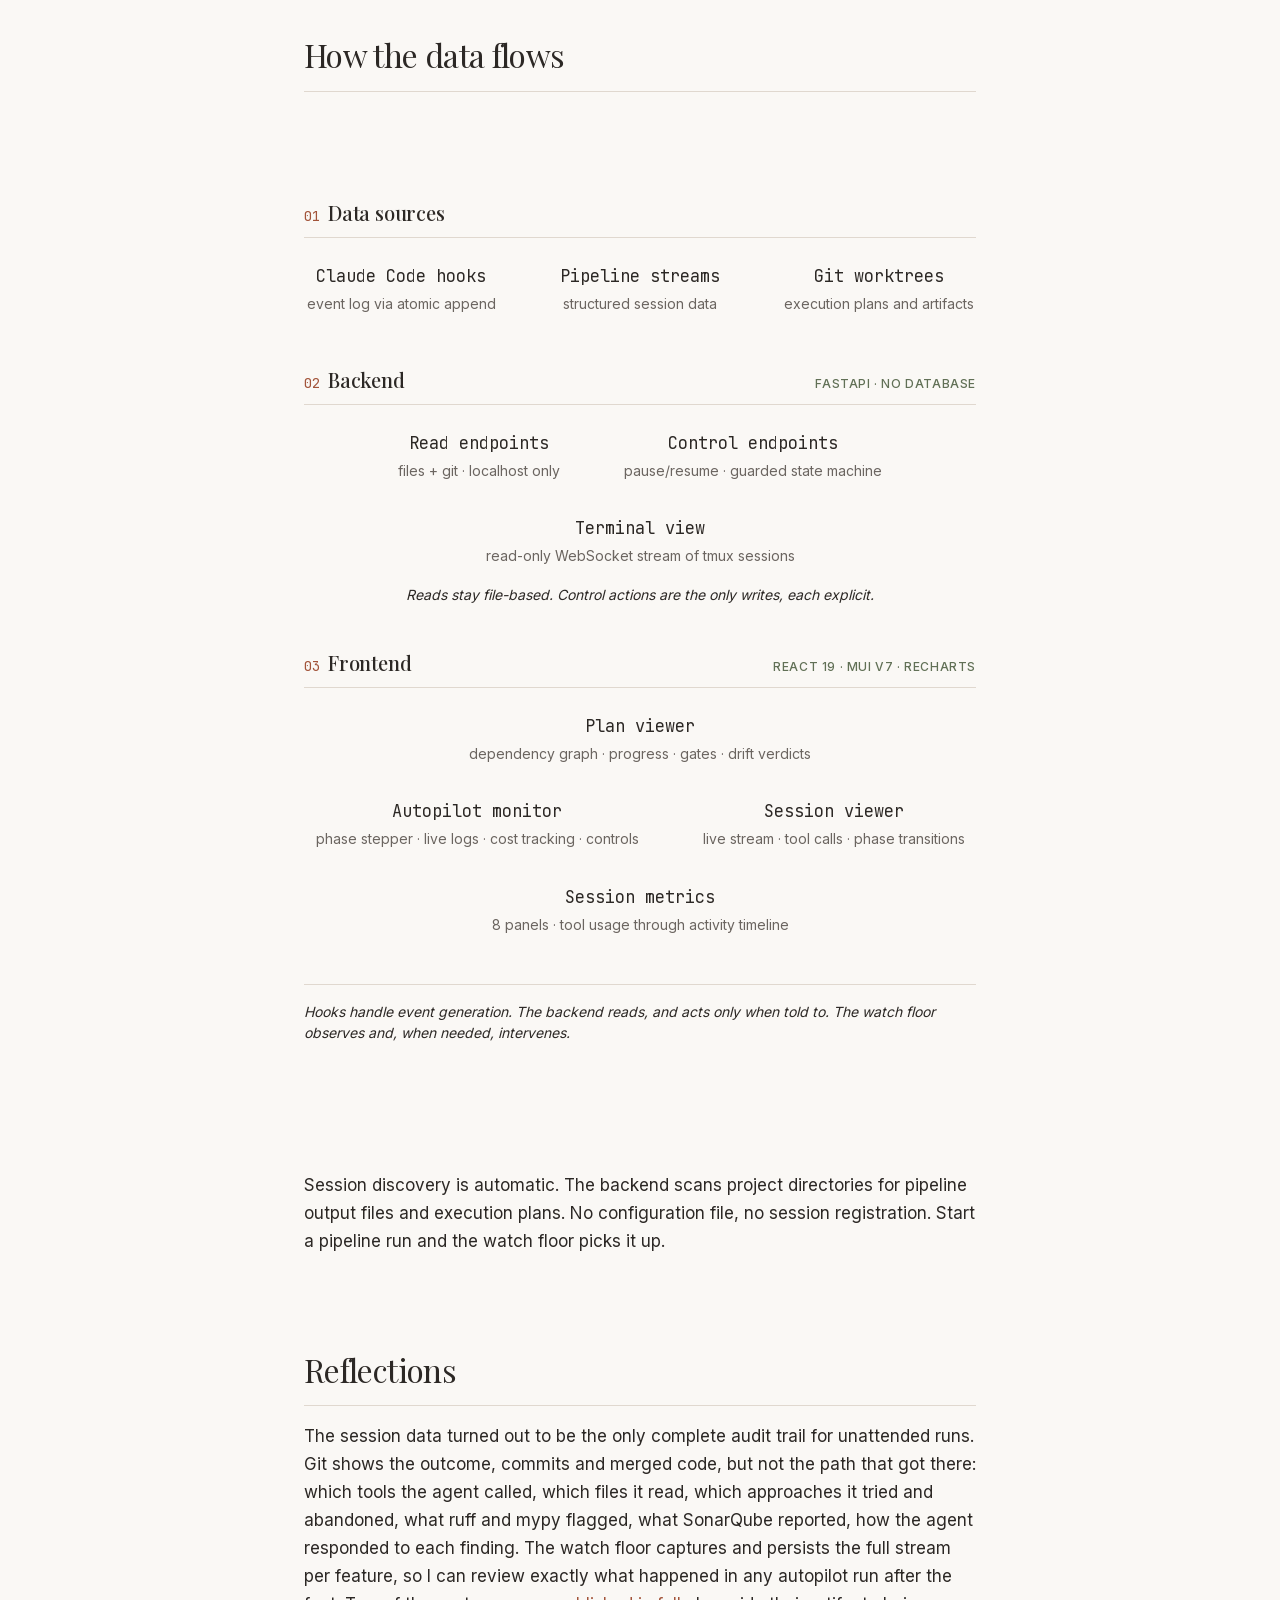
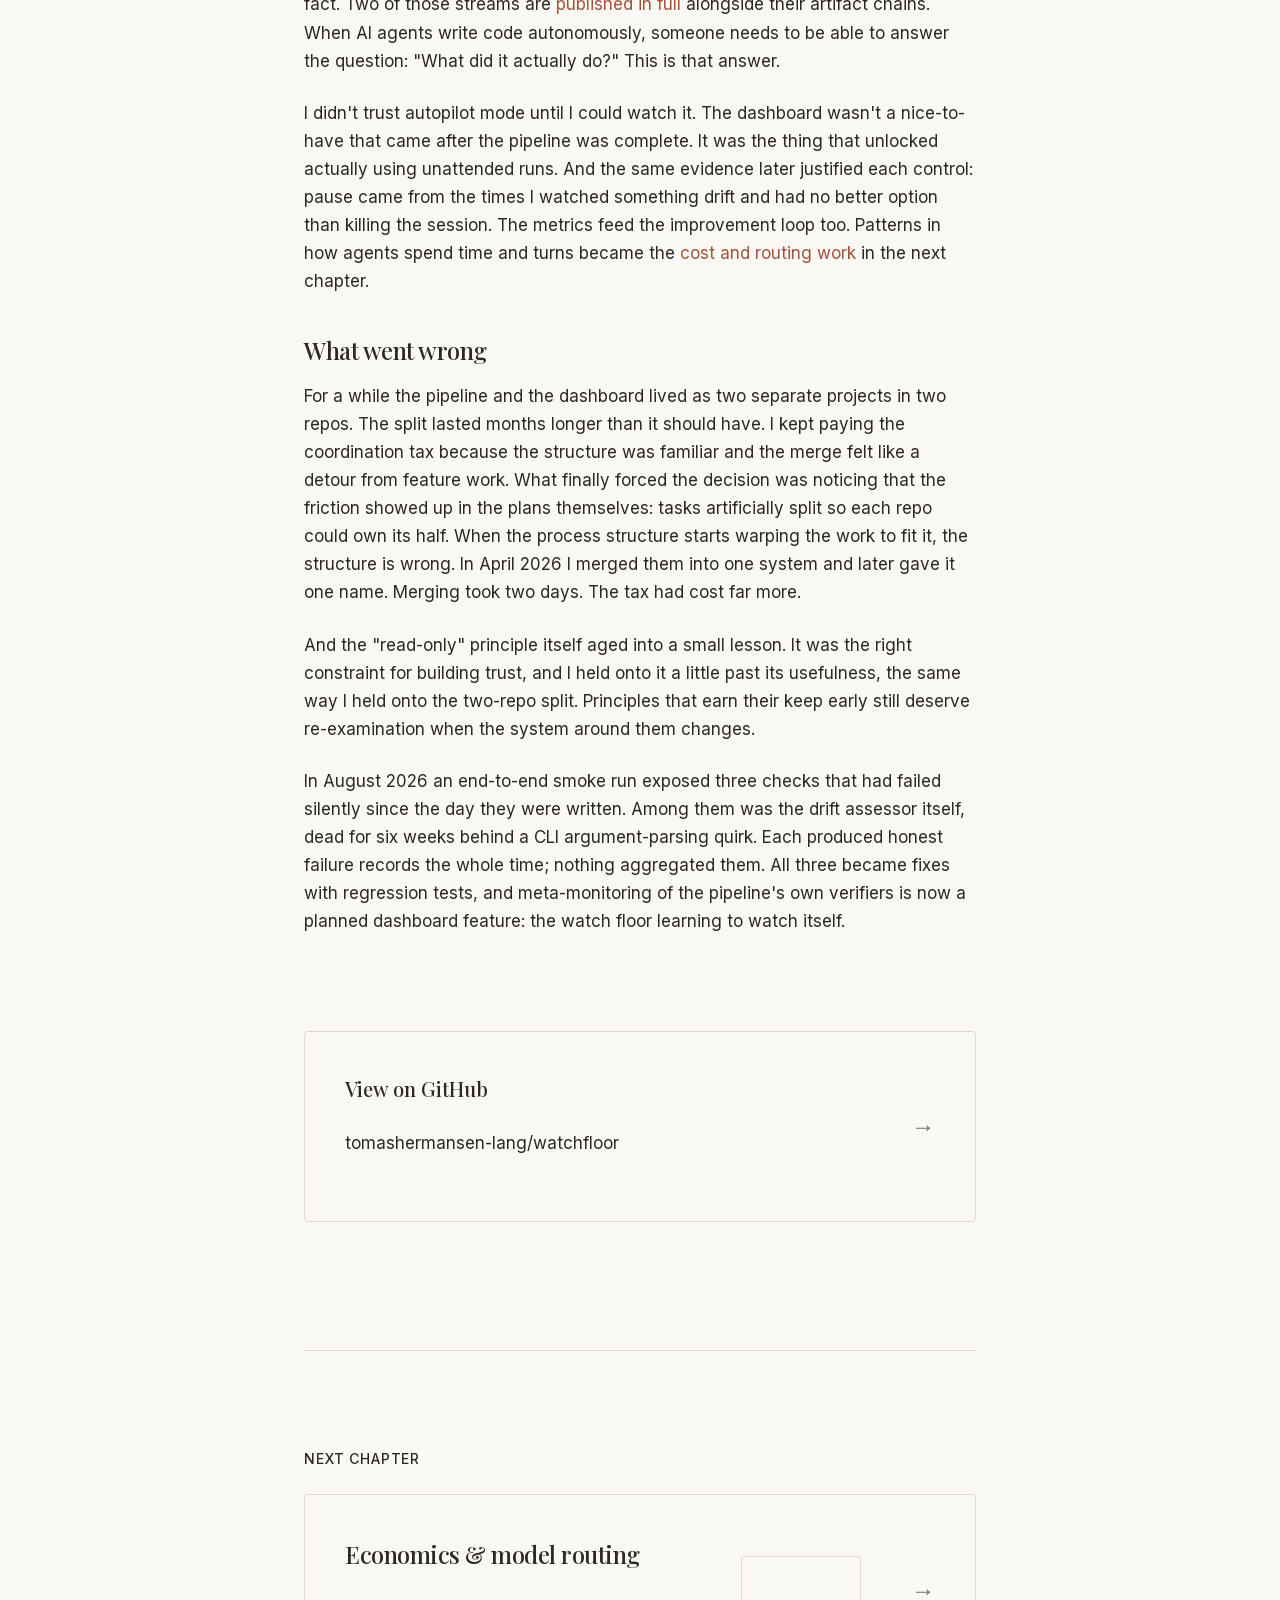
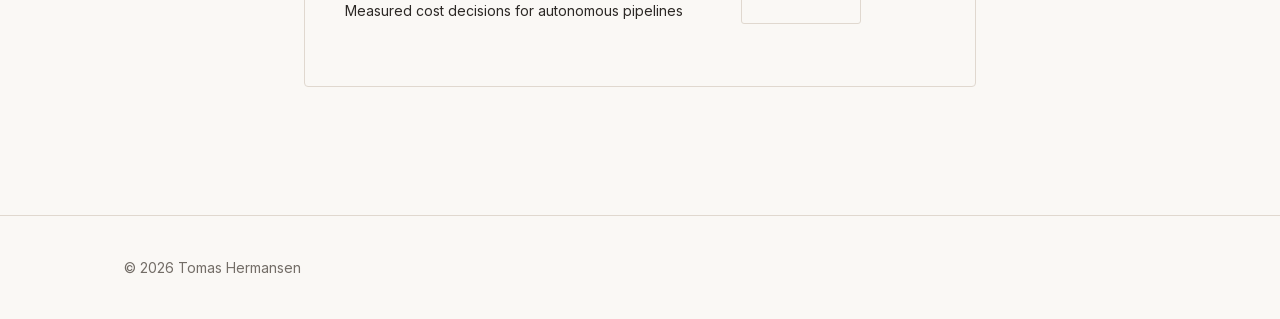
<file: projects/agent-dashboard.html>
<!DOCTYPE html>
<html lang="en">
<head>
  <meta charset="UTF-8">
  <meta name="viewport" content="width=device-width, initial-scale=1.0">
  <title>Moved: Watchfloor | Tomas Hermansen</title>
  <meta name="robots" content="noindex">
  <meta http-equiv="refresh" content="0; url=watchfloor-observability.html">
  <link rel="canonical" href="https://tomashermansen-lang.github.io/portfolio/projects/watchfloor-observability.html">
  <link rel="icon" href="../assets/favicon.svg" type="image/svg+xml">
  <link rel="stylesheet" href="../style.css?v=8">
</head>
<body>
  <main style="padding: 4rem 1.5rem; max-width: 720px; margin: 0 auto;">
    <p>
      The Agent Dashboard is now a chapter of <strong>Watchfloor</strong>.
      This page has moved to
      <a href="watchfloor-observability.html">Watchfloor: the watch floor</a>.
    </p>
  </main>
  <script>window.goatcounter = { path: function () { return location.pathname.replace(/\/index\.html$/, "/"); } };</script>
  <script data-goatcounter="https://tomashermansen.goatcounter.com/count" async src="//gc.zgo.at/count.js"></script>
</body>
</html>
</file>
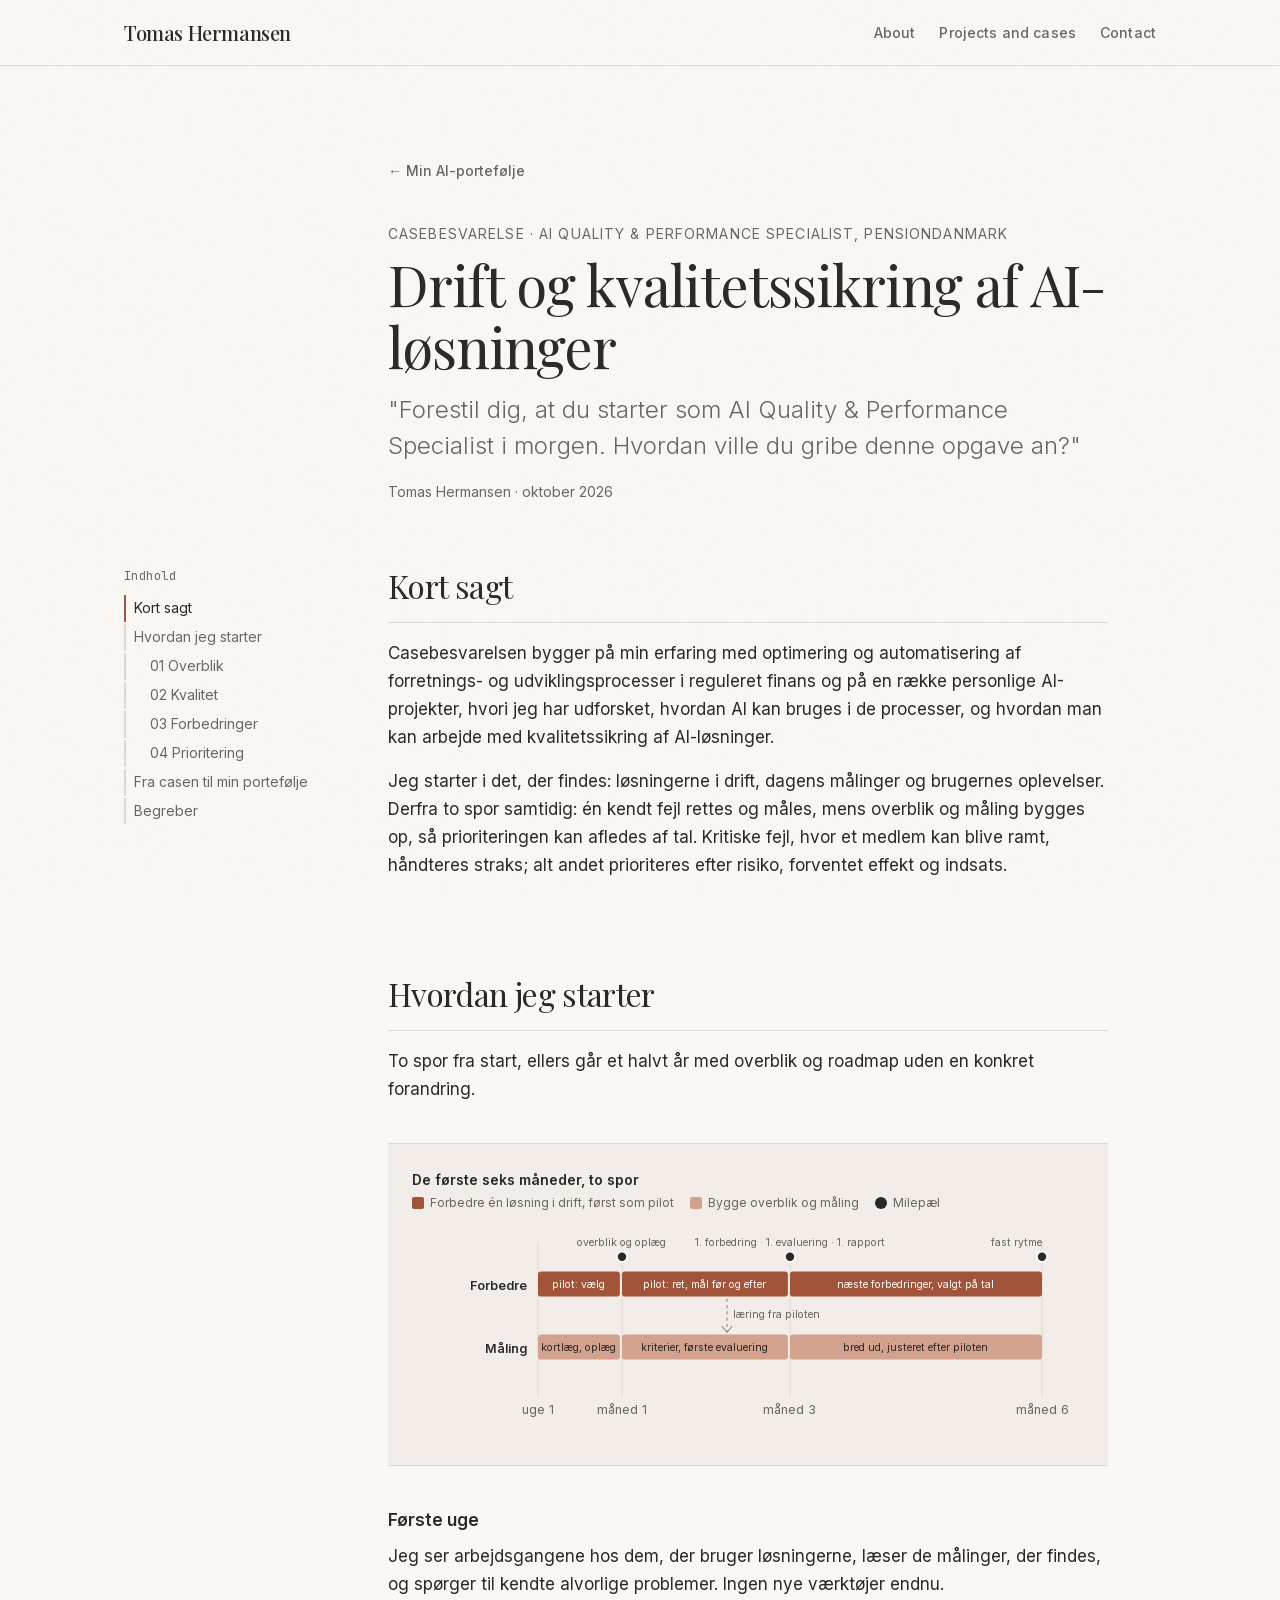
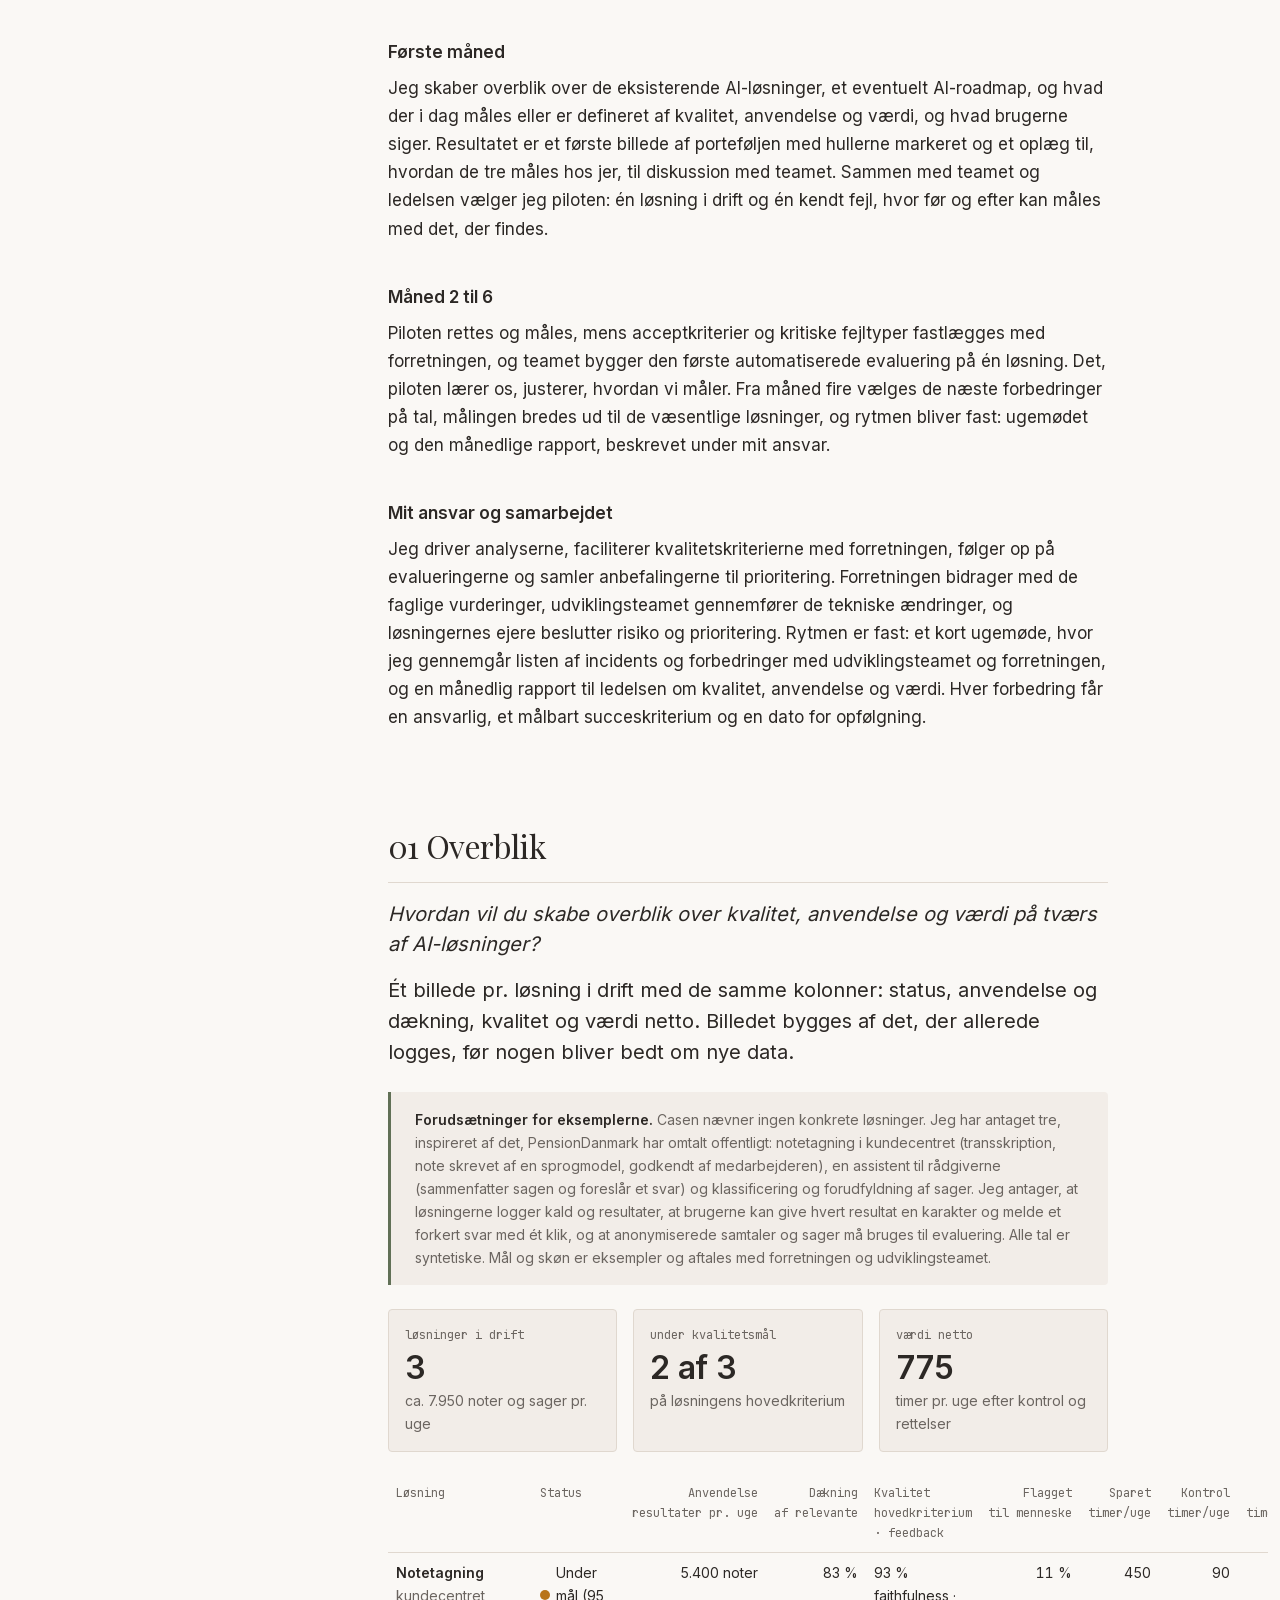
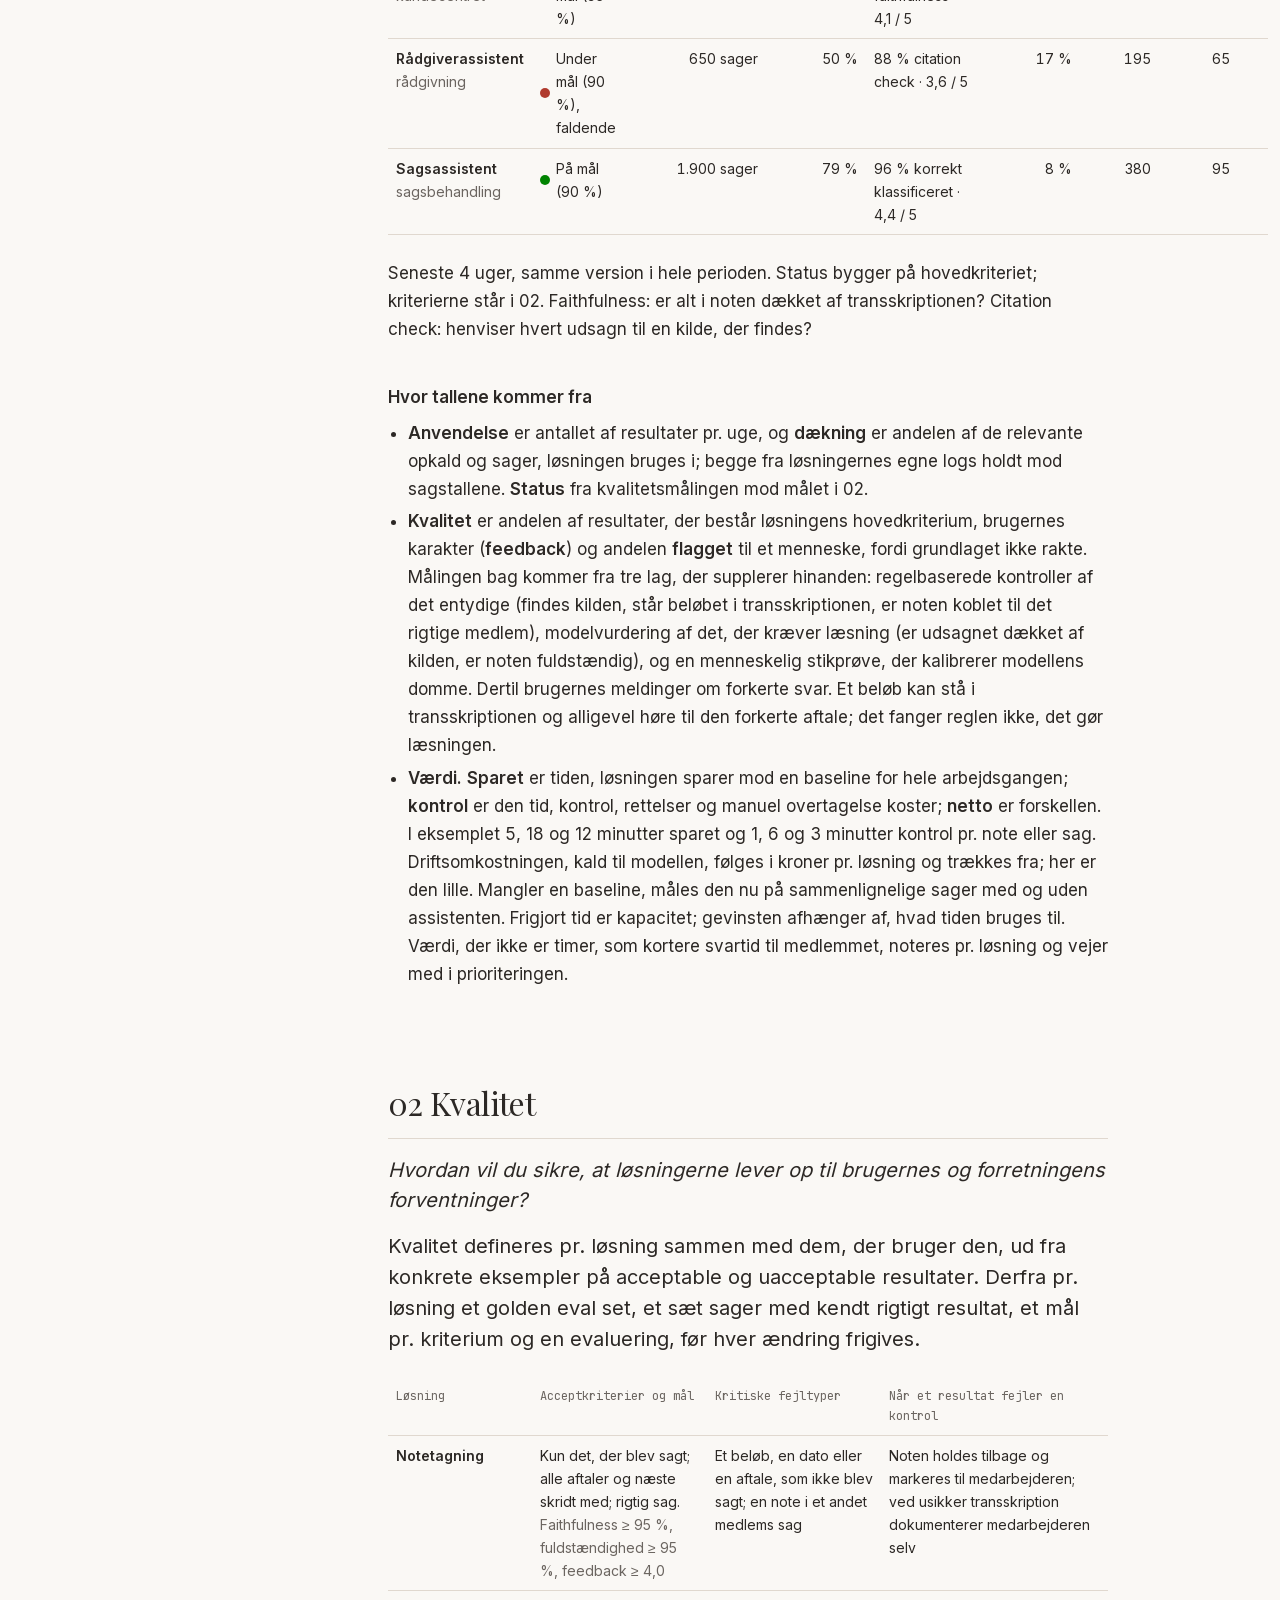
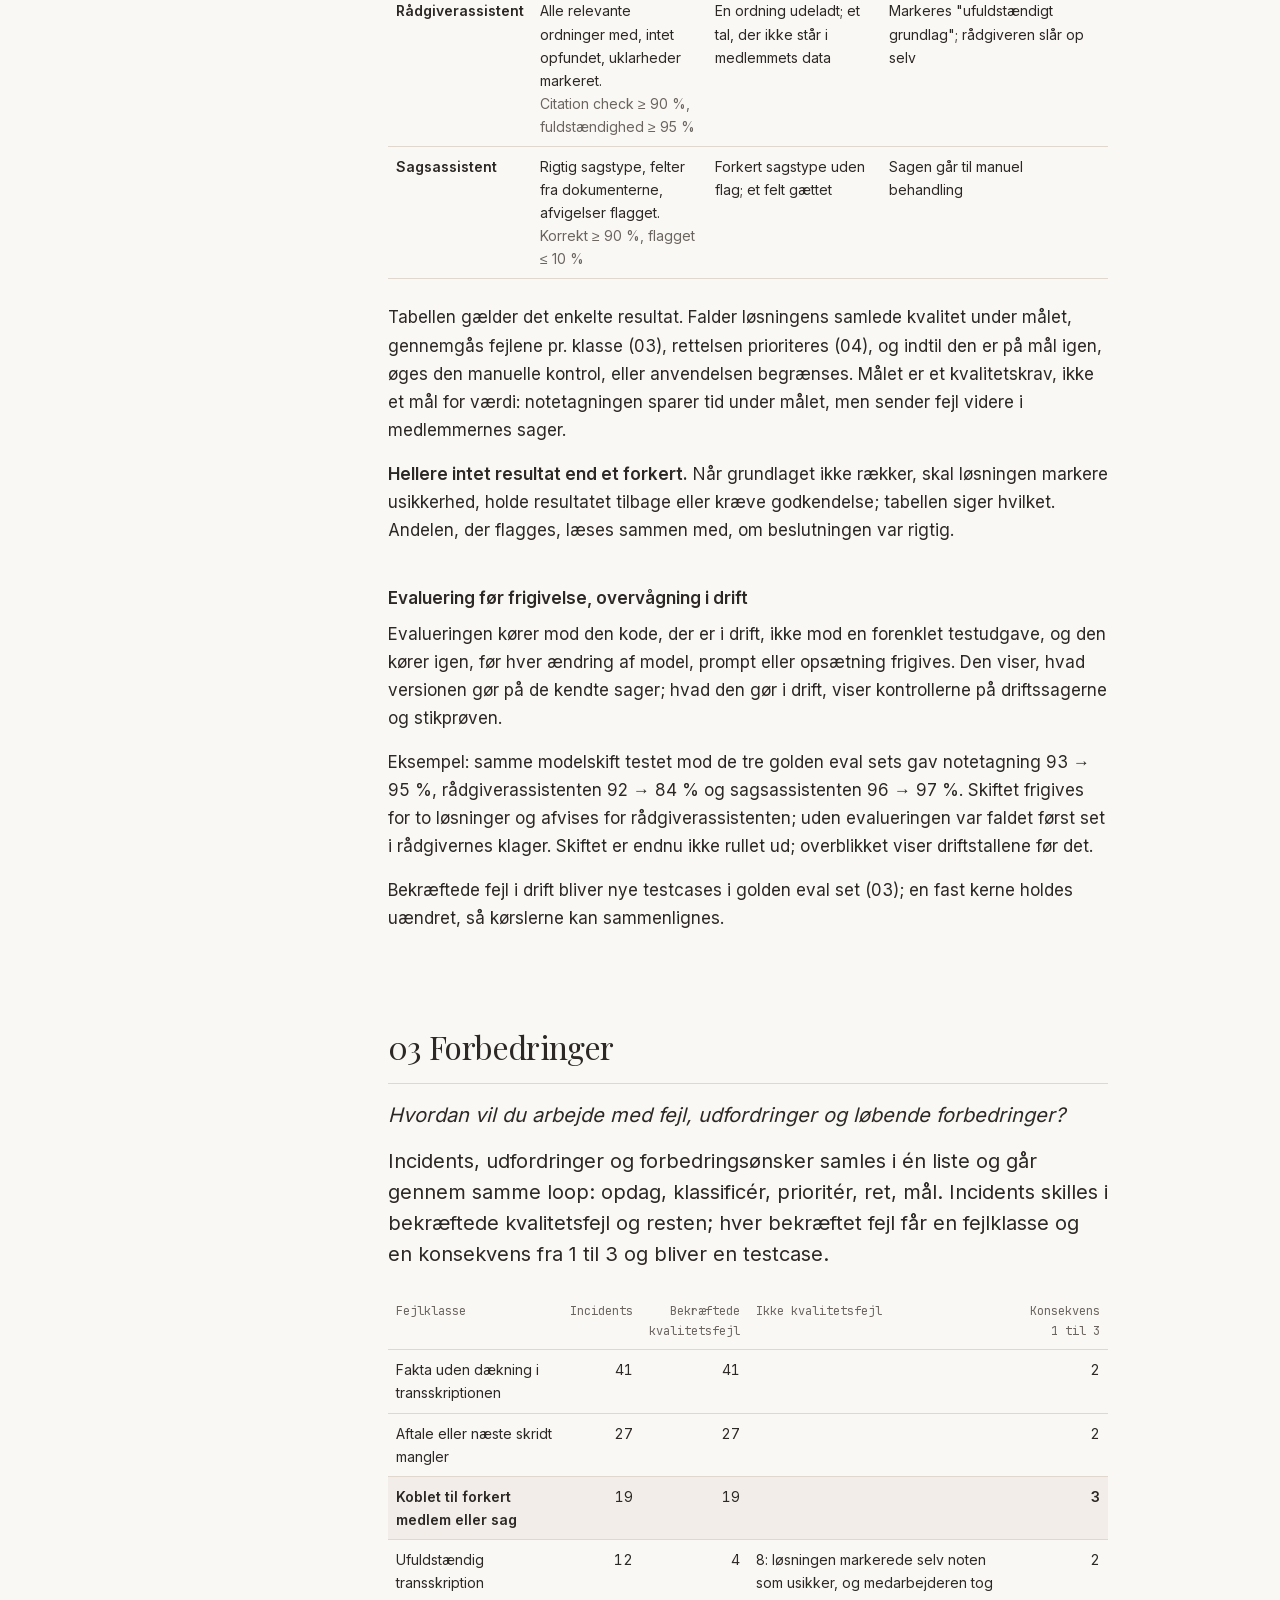
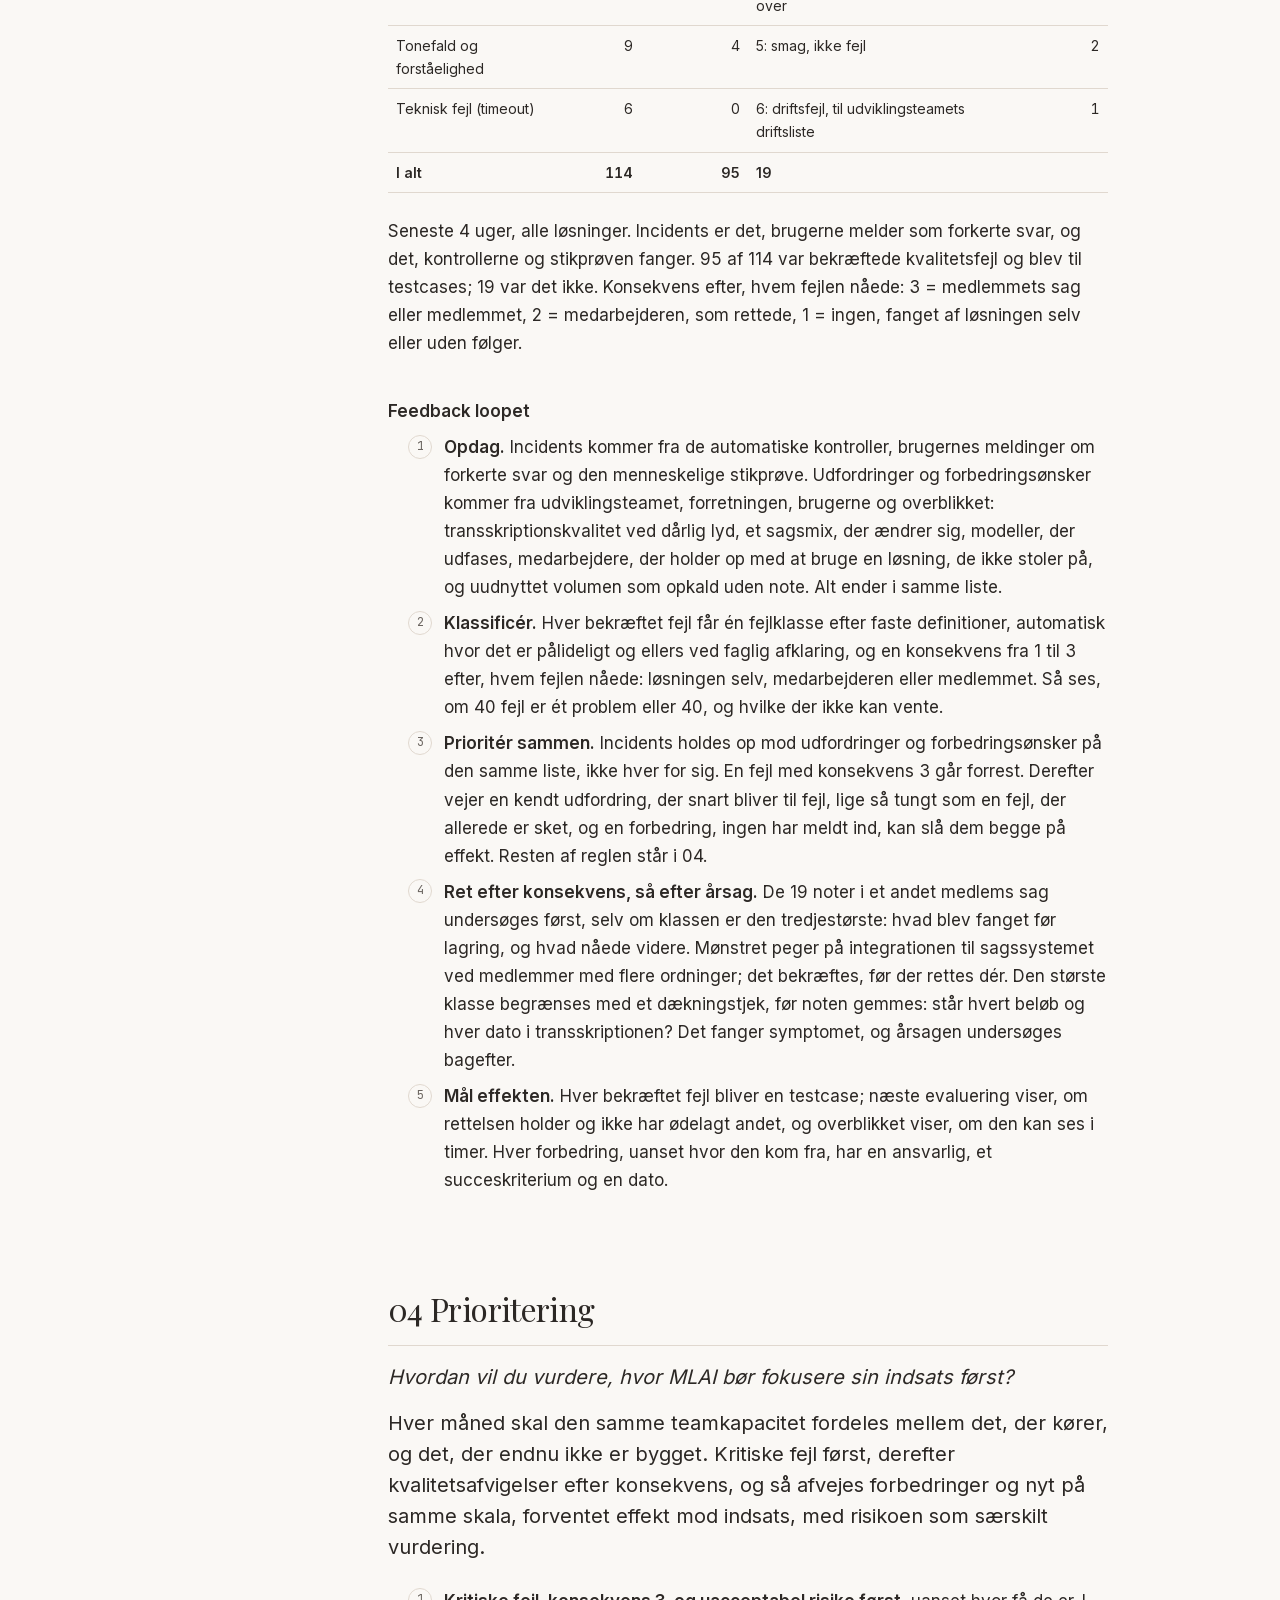
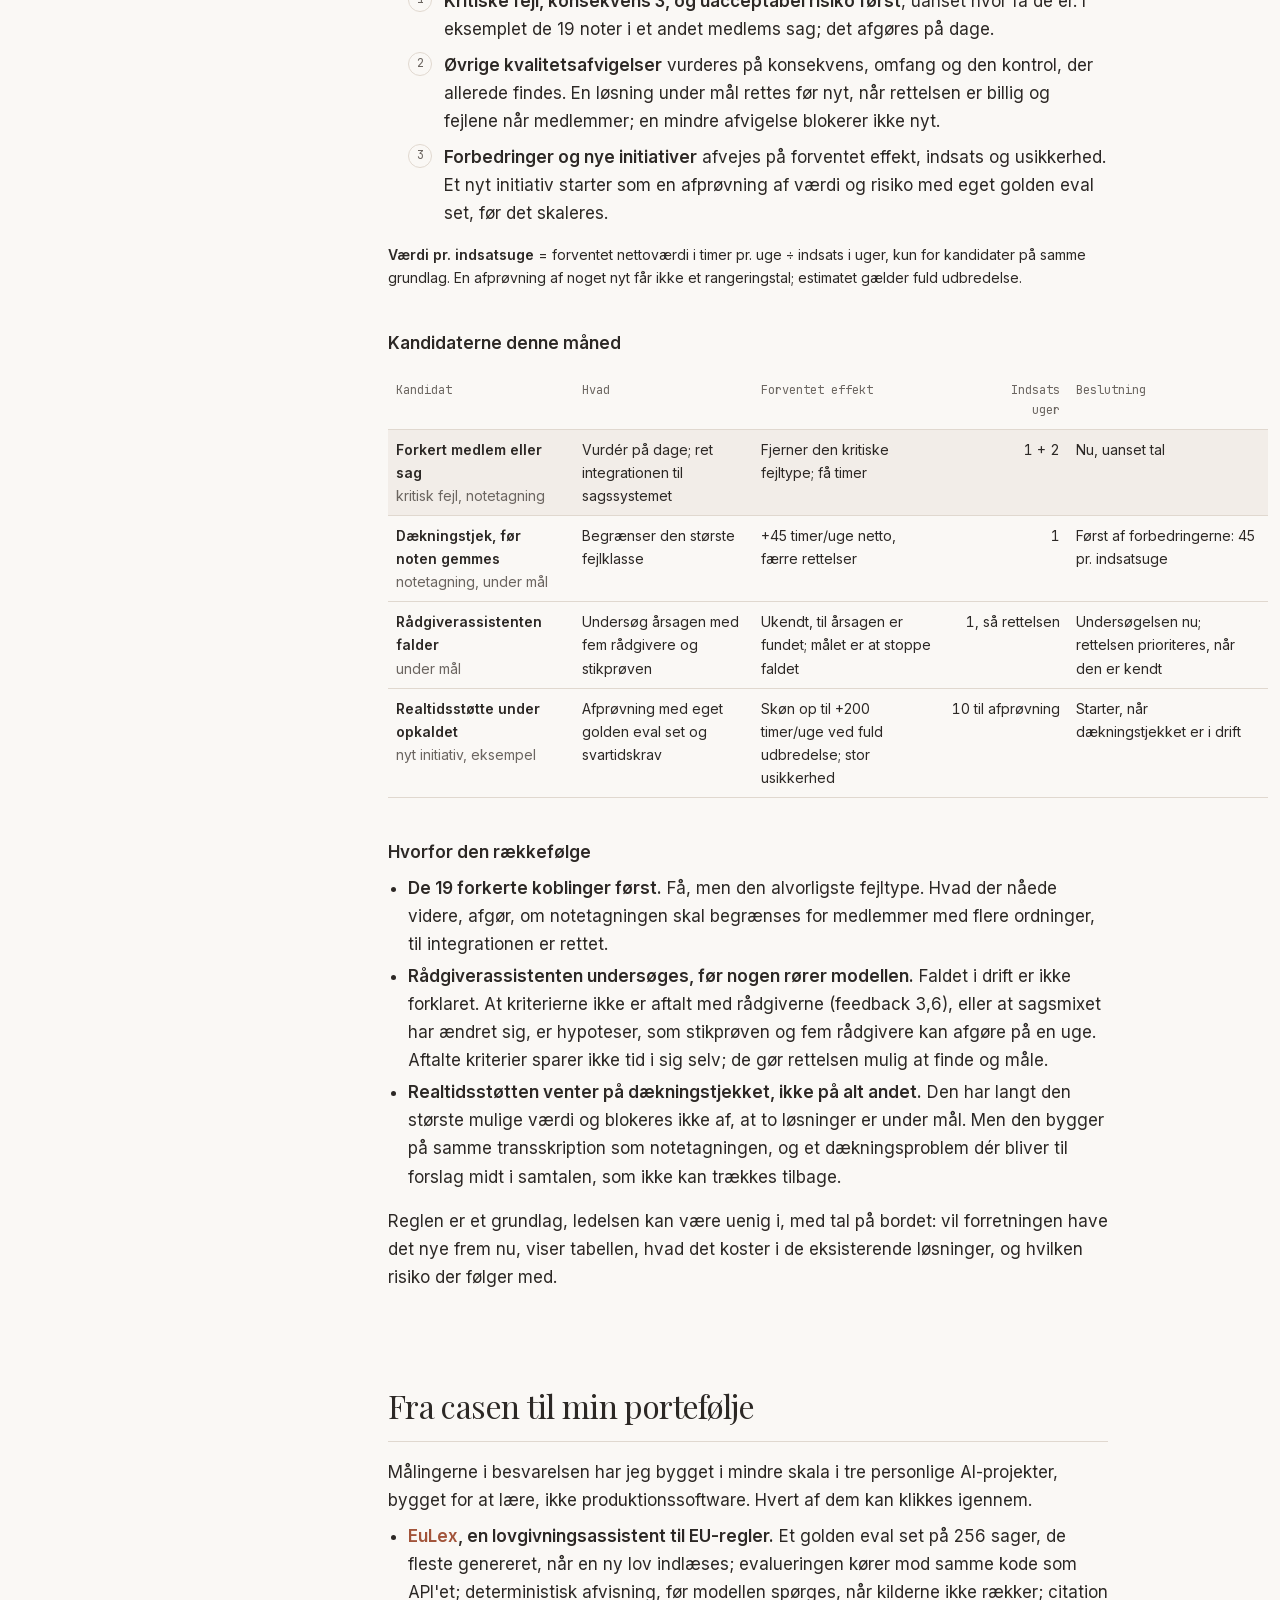
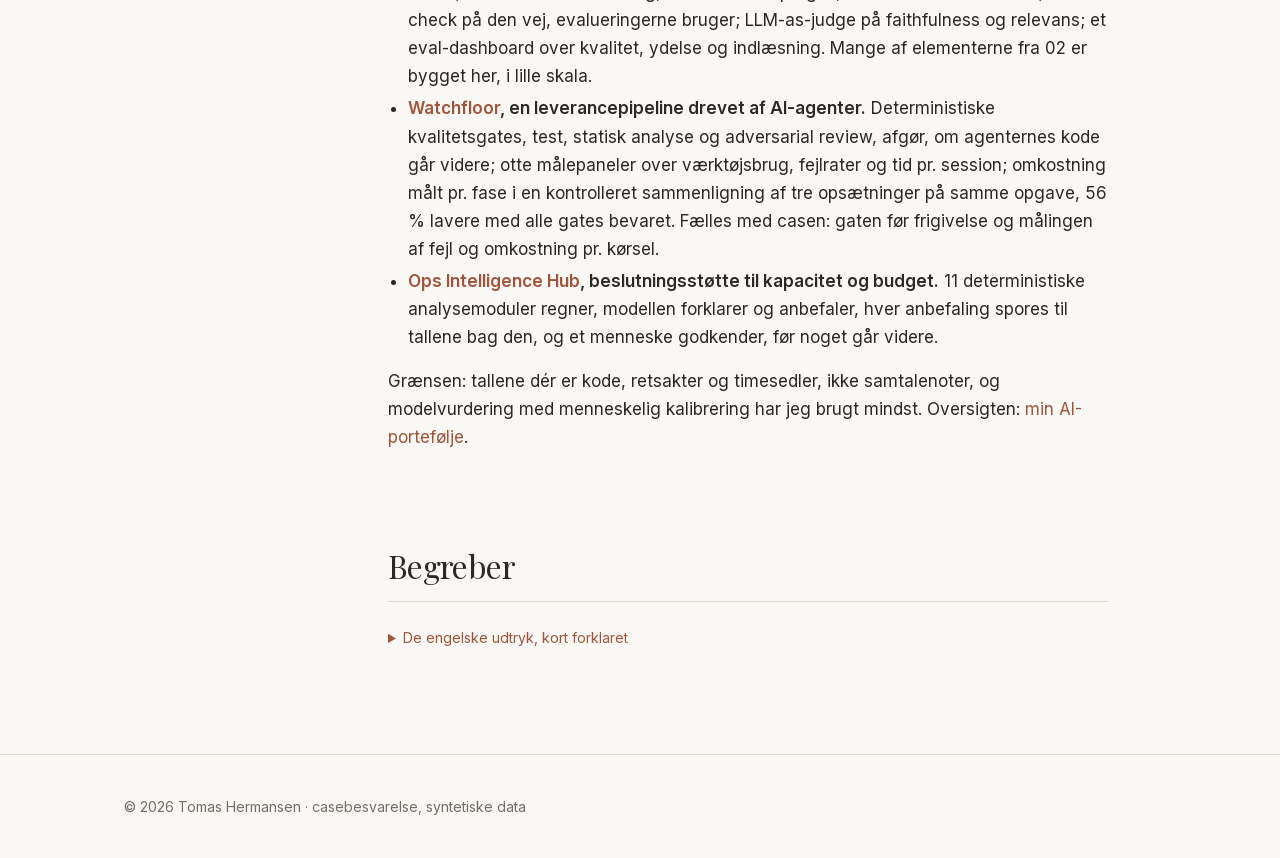
<file: projects/ai-kvalitetsoverblik.html>
<!DOCTYPE html>
<html lang="da">
<head>
  <meta charset="UTF-8">
  <meta name="viewport" content="width=device-width, initial-scale=1.0">
  <meta name="theme-color" content="#FAF8F5">
  <meta name="robots" content="noindex, nofollow">
  <title>Drift og kvalitetssikring af AI-løsninger | Tomas Hermansen</title>
  <meta name="description" content="Casebesvarelse: drift og kvalitetssikring af AI-løsninger. Hvordan jeg starter, og hvordan overblik, kvalitet, forbedringer og prioritering hænger sammen, vist med syntetiske tal.">
  <link rel="icon" href="../assets/favicon.svg" type="image/svg+xml">
  <link rel="stylesheet" href="../style.css?v=8">
  <style>
    /* Layout: one readable document. A narrow table of contents follows the reader on wide screens
       and sits as a scrolling line under the header on narrow ones. Boxes are used only where they
       mean something: KPI tiles, one "learned from" block, tables. Tokens come from style.css. */
    [hidden] { display: none !important; }
    .case { max-width: var(--max-width-grid); margin: 0 auto; padding: calc(60px + var(--space-3xl)) var(--space-lg) 0; }
    .doc-head { min-width: 0; margin-bottom: var(--space-2xl); }
    .doc-head .hero__title { margin-bottom: var(--space-md); }
    @media (min-width: 1024px) {
      .case { display: grid; grid-template-columns: 200px minmax(0, 720px); grid-template-rows: auto auto; column-gap: var(--space-2xl); row-gap: 0; align-items: start; }
      .doc-head { grid-column: 2; grid-row: 1; }
      .toc { grid-column: 1; grid-row: 2; position: sticky; top: calc(var(--nav-h, 72px) + var(--space-lg)); }
      .doc { grid-column: 2; grid-row: 2; }
    }
    .toc { font-size: var(--text-sm); }
    .toc ol { list-style: none; padding: 0; margin: 0; display: flex; flex-direction: column; gap: 2px; }
    .toc a { display: block; color: var(--text-secondary); text-decoration: none; padding: 4px 0 4px var(--space-sm); border-left: 2px solid var(--border); line-height: 1.35; }
    .toc a:hover { color: var(--text-primary); text-decoration: none; }
    .toc li.is-current a { color: var(--text-primary); border-left-color: var(--accent-terracotta); }
    .toc li.sub a { padding-left: var(--space-lg); }
    .toc__label { font-family: var(--font-mono); font-size: var(--text-xs); color: var(--text-secondary); letter-spacing: 0.04em; margin-bottom: var(--space-sm); }
    .toc__toggle { display: none; }
    @media (max-width: 1023px) {
      .toc { position: sticky; top: var(--nav-h, 72px); z-index: 5; background: var(--bg-primary); margin: 0 calc(-1 * var(--space-lg)) var(--space-lg); padding: 0 var(--space-lg); border-bottom: 1px solid var(--border); }
      .toc__label { display: none; }
      .toc__toggle { display: flex; align-items: center; gap: var(--space-sm); width: 100%; min-height: 44px; padding: var(--space-sm) 0; background: none; border: 0; font-family: var(--font-sans); font-size: var(--text-sm); color: var(--text-primary); text-align: left; cursor: pointer; }
      .toc__toggle:focus-visible { outline: 2px solid var(--accent-terracotta); outline-offset: -2px; }
      .toc__toggle-label { font-family: var(--font-mono); font-size: var(--text-xs); color: var(--text-secondary); letter-spacing: 0.04em; flex: 0 0 auto; }
      .toc__toggle-current { flex: 1 1 auto; min-width: 0; overflow: hidden; text-overflow: ellipsis; white-space: nowrap; }
      .toc__chevron { flex: 0 0 auto; color: var(--text-secondary); transition: transform 0.2s ease; }
      .toc.is-open .toc__chevron { transform: rotate(180deg); }
      .toc ol { display: none; flex-direction: column; gap: 0; padding: 0 0 var(--space-sm); }
      .toc.is-open ol { display: flex; }
      .toc a { padding: var(--space-sm) 0 var(--space-sm) var(--space-sm); border-left: 2px solid var(--border); min-height: 44px; display: flex; align-items: center; }
      .toc li.sub a { padding-left: var(--space-lg); }
    }
    @media (prefers-reduced-motion: reduce) { .toc__chevron { transition: none; } }
    .doc { min-width: 0; }
    .doc section { padding: 0; margin: 0 0 var(--space-3xl); scroll-margin-top: calc(var(--nav-h, 72px) + var(--toc-h, 0px) + var(--space-lg)); }
    .doc h2 { font-family: var(--font-serif); font-size: var(--text-2xl); font-weight: 400; letter-spacing: -0.02em; line-height: 1.2; color: var(--text-primary); margin: 0 0 var(--space-md); padding-bottom: var(--space-md); border-bottom: 1px solid var(--border); text-wrap: balance; }
    .doc h3 { font-family: var(--font-sans); font-size: var(--text-base); font-weight: 600; margin: var(--space-xl) 0 var(--space-sm); }
    .doc p, .doc li { color: var(--text-primary); }
    .doc p + p { margin-top: var(--space-md); }
    .doc ul, .doc ol { padding-left: 1.25rem; margin: var(--space-sm) 0 var(--space-md); }
    .doc li { margin-bottom: var(--space-xs); }
    .muted { color: var(--text-secondary); }
    .q { font-style: italic; color: var(--text-secondary); font-size: var(--text-lg); line-height: 1.5; margin: 0 0 var(--space-sm); }
    .a { font-size: var(--text-lg); line-height: 1.55; margin-bottom: var(--space-lg); }
    .meta { font-size: var(--text-sm); color: var(--text-secondary); margin-top: var(--space-md); }
    .meta a { color: var(--accent-terracotta); text-decoration: none; }
    .meta a:hover { text-decoration: underline; }
    .doc-head .hero__subtitle { max-width: 36em; }

    .steps { counter-reset: s; list-style: none; padding: 0; }
    .steps li { counter-increment: s; position: relative; padding-left: 2.25rem; margin-bottom: var(--space-sm); }
    .steps li::before { content: counter(s); position: absolute; left: 0; top: 0.1rem; font-family: var(--font-mono); font-size: var(--text-xs); color: var(--text-secondary); border: 1px solid var(--border); border-radius: 50%; width: 1.5rem; height: 1.5rem; display: inline-flex; align-items: center; justify-content: center; }
    .steplink { color: var(--accent-terracotta); text-decoration: none; }
    .steplink:hover { text-decoration: underline; }

    .kpis { display: grid; grid-template-columns: repeat(auto-fit, minmax(160px, 1fr)); gap: var(--space-md); margin: var(--space-lg) 0; }
    .kpi { background: var(--bg-secondary); border: 1px solid var(--border); border-radius: 4px; padding: var(--space-md); min-width: 0; }
    .kpi__label { font-size: var(--text-xs); font-family: var(--font-mono); color: var(--text-secondary); margin-bottom: var(--space-xs); }
    .kpi__value { font-size: var(--text-2xl); font-weight: 600; letter-spacing: -0.02em; line-height: 1.1; color: var(--text-primary); font-variant-numeric: tabular-nums; }
    .kpi__delta { font-size: var(--text-sm); color: var(--text-secondary); margin-top: var(--space-xs); }

    .tbl-wrap { overflow-x: auto; -webkit-overflow-scrolling: touch; scrollbar-width: thin; margin: var(--space-md) 0 var(--space-lg); }
    .tbl { width: 100%; border-collapse: collapse; font-size: var(--text-sm); }
    .tbl th, .tbl td { text-align: left; padding: var(--space-sm); border-bottom: 1px solid var(--border); vertical-align: top; }
    .tbl th { font-family: var(--font-mono); font-weight: 400; font-size: var(--text-xs); color: var(--text-secondary); }
    .tbl td.num, .tbl th.num { text-align: right; font-variant-numeric: tabular-nums; white-space: nowrap; }
    .tbl tr.start td { background: var(--bg-secondary); }
    .tbl thead tr.grp th { text-align: center; border-bottom: 0; padding-bottom: 0; color: var(--text-primary); font-weight: 600; }
    .tbl thead tr.grp th:first-child { text-align: left; }
    .tbl tr.queue td { color: var(--text-secondary); }
    .st--muted .st__dot { background: #8C8478; }
    .tbl td.calc { font-family: var(--font-mono); font-size: var(--text-xs); color: var(--text-secondary); white-space: nowrap; }
    .st { display: inline-flex; align-items: center; gap: 6px; font-size: var(--text-sm); }
    .st__dot { width: 10px; height: 10px; border-radius: 50%; display: inline-block; flex: 0 0 auto; }
    .st--ok .st__dot { background: #008300; }
    .st--warn .st__dot { background: #B8741A; }
    .st--bad .st__dot { background: #B03A2E; }

    .viz { margin: var(--space-lg) 0 var(--space-xl); }
    .viz.diagram { margin: var(--space-xl) 0; padding: var(--space-lg); }
    .viz.diagram svg { max-width: none; }
    .viz__title { font-size: var(--text-sm); font-weight: 600; color: var(--text-primary); margin-bottom: 2px; }
    .viz__sub { font-size: var(--text-xs); color: var(--text-secondary); margin-bottom: var(--space-sm); }
    .viz svg { width: 100%; height: auto; display: block; overflow: visible; }
    .viz text { font-family: var(--font-sans); font-size: 12px; fill: var(--text-secondary); }
    .viz text.v { fill: var(--text-primary); font-variant-numeric: tabular-nums; }
    .viz .hit { fill: transparent; cursor: default; }
    .legend { display: flex; flex-wrap: wrap; gap: var(--space-md); font-size: var(--text-xs); color: var(--text-secondary); margin-bottom: var(--space-sm); }
    .legend span { display: inline-flex; align-items: center; gap: 6px; }
    .legend i { width: 12px; height: 12px; border-radius: 2px; display: inline-block; }
    .tip { position: fixed; z-index: 50; pointer-events: none; background: var(--text-primary); color: var(--bg-primary); font-size: var(--text-xs); line-height: 1.4; padding: 6px 8px; border-radius: 3px; max-width: 260px; opacity: 0; transition: opacity 0.1s ease; }
    .tip.show { opacity: 1; }
    .viz [tabindex]:focus { outline: none; }
    .viz [tabindex]:focus-visible { outline: 2px solid var(--accent-terracotta); outline-offset: 2px; }

    .learned { margin: var(--space-lg) 0; padding: var(--space-lg); border-left: 3px solid var(--accent-sage); background: var(--bg-secondary); border-radius: 0 4px 4px 0; }
    .learned__title { font-weight: 600; margin-bottom: var(--space-sm); }
    .formula { font-size: var(--text-sm); color: var(--text-secondary); margin: var(--space-md) 0; }
    .formula strong { color: var(--text-primary); }
    .terms { font-size: var(--text-sm); color: var(--text-secondary); }
    .terms li { margin-bottom: var(--space-sm); line-height: 1.55; color: var(--text-secondary); }
    .terms strong { color: var(--text-primary); }
    .terms li:target { background: var(--bg-secondary); }
    .terms li { scroll-margin-top: calc(var(--nav-h, 72px) + var(--toc-h, 0px) + var(--space-lg)); }
    .terms a, .doc table a { color: var(--accent-terracotta); text-decoration: none; }
    .terms a:hover, .doc table a:hover { text-decoration: underline; }
    sup.fn a { font-family: var(--font-mono); font-size: 0.7em; text-decoration: none; color: var(--accent-terracotta); padding-left: 1px; }

    .note { margin: var(--space-lg) 0; padding: var(--space-md) var(--space-lg); border-left: 3px solid var(--accent-sage); background: var(--bg-secondary); border-radius: 0 4px 4px 0; font-size: var(--text-sm); }
    .note p { margin: 0; color: var(--text-secondary); }
    .note strong { color: var(--text-primary); }
    .tbl th { white-space: normal; }
    @media (min-width: 1200px) { .tbl-wrap.wide { width: 880px; } }
    .terms-details summary { cursor: pointer; font-size: var(--text-sm); color: var(--accent-terracotta); padding: var(--space-sm) 0; }
    .terms-details[open] summary { margin-bottom: var(--space-sm); }
    .terms-details .terms { padding-left: 1.25rem; }

    @media print {
      .nav, .skip-link, .toc, .back-link, .tip { display: none !important; }
      .case { display: block; }
      body::before { display: none; }
      a { color: inherit; text-decoration: none; }
      .case { padding-top: var(--space-lg); }
      .doc section { break-inside: auto; margin-bottom: var(--space-xl); }
      .doc section.q-section { break-before: page; page-break-before: always; }
      .kpi, .viz, .learned, .tbl-wrap, .terms li, .steps li { break-inside: avoid; page-break-inside: avoid; }
      h2, h3 { break-after: avoid; }
      .tbl { font-size: 9.5px; }
      .tbl th, .tbl td { padding: 4px 5px; white-space: normal; }
      .tbl-wrap, .tbl-wrap.wide { overflow: visible; width: 100%; }
      .tbl { font-size: 9px; }
      .st { white-space: nowrap; font-size: 9px; }
      .terms-details summary { display: none; }
      .terms-details .terms { display: block; }
      @page { size: A4; margin: 16mm 14mm; }
    }
  </style>
</head>
<body>

  <a href="#main" class="skip-link">Skip to content</a>

  <nav class="nav" aria-label="Primary">
    <div class="nav__inner">
      <a href="../index.html" class="nav__name">Tomas Hermansen</a>
      <ul class="nav__links" id="nav-menu">
        <li><a href="../about.html">About</a></li>
        <li><a href="../index.html#projects">Projects and cases</a></li>
        <li><a href="../index.html#contact">Contact</a></li>
      </ul>
    </div>
  </nav>

  <main id="main">

    <div class="case">

      <header class="doc-head">
        <a href="../index.html#projects" class="back-link">&larr; Min AI-portefølje</a>
        <p class="hero__kicker">Casebesvarelse · AI Quality &amp; Performance Specialist, PensionDanmark</p>
        <h1 class="hero__title hero__title--project">Drift og kvalitetssikring af AI-løsninger</h1>
        <p class="hero__subtitle">"Forestil dig, at du starter som AI Quality &amp; Performance Specialist i morgen. Hvordan ville du gribe denne opgave an?"</p>
        <p class="meta">Tomas Hermansen · oktober 2026</p>
      </header>

      <nav class="toc" aria-label="Indhold">
        <p class="toc__label">Indhold</p>
        <button class="toc__toggle" type="button" aria-expanded="false" aria-controls="toc-list" aria-label="Indhold">
          <span class="toc__toggle-current" id="toc-current">Kort sagt</span>
          <svg class="toc__chevron" viewBox="0 0 24 24" width="18" height="18" fill="none" stroke="currentColor" stroke-width="2" stroke-linecap="round" stroke-linejoin="round" aria-hidden="true"><polyline points="6 9 12 15 18 9"/></svg>
        </button>
        <ol id="toc-list">
          <li><a href="#kort">Kort sagt</a></li>
          <li><a href="#start">Hvordan jeg starter</a></li>
          <li class="sub"><a href="#q1">01 Overblik</a></li>
          <li class="sub"><a href="#q2">02 Kvalitet</a></li>
          <li class="sub"><a href="#q3">03 Forbedringer</a></li>
          <li class="sub"><a href="#q4">04 Prioritering</a></li>
          <li><a href="#erfaring">Fra casen til min portefølje</a></li>
          <li><a href="#begreber">Begreber</a></li>
        </ol>
      </nav>

      <div class="doc">

        <!-- ===================== KORT SAGT ===================== -->
        <section id="kort" aria-labelledby="kort-h">
          <h2 id="kort-h">Kort sagt</h2>
          <p>Casebesvarelsen bygger på min erfaring med optimering og automatisering af forretnings- og udviklingsprocesser i reguleret finans og på en række personlige AI-projekter, hvori jeg har udforsket, hvordan AI kan bruges i de processer, og hvordan man kan arbejde med kvalitetssikring af AI-løsninger.</p>
          <p>Jeg starter i det, der findes: løsningerne i drift, dagens målinger og brugernes oplevelser. Derfra to spor samtidig: én kendt fejl rettes og måles, mens overblik og måling bygges op, så prioriteringen kan afledes af tal. Kritiske fejl, hvor et medlem kan blive ramt, håndteres straks; alt andet prioriteres efter risiko, forventet effekt og indsats.</p>
        </section>

        <!-- ===================== HVORDAN JEG STARTER ===================== -->
        <section id="start" aria-labelledby="start-h">
          <h2 id="start-h">Hvordan jeg starter</h2>
          <p>To spor fra start, ellers går et halvt år med overblik og roadmap uden en konkret forandring.</p>

          <div class="viz diagram">
            <div class="viz__title">De første seks måneder, to spor</div>
            <div class="legend"><span><i style="background:#A2543A"></i>Forbedre én løsning i drift, først som pilot</span><span><i style="background:#D2A28F"></i>Bygge overblik og måling</span><span><i style="background:#2C2825;border-radius:50%"></i>Milepæl</span></div>
            <svg viewBox="0 0 640 210" role="img" aria-label="Tidslinje over seks måneder med to spor. Forbedre: måned 1 vælg piloten; måned 2 til 3 ret og mål før og efter; måned 4 til 6 næste forbedringer valgt på tal. Måling: måned 1 kortlæg og oplæg; måned 2 til 3 acceptkriterier og første evaluering; måned 4 til 6 bred ud, justeret efter piloten. Milepæle ved måned 1, 3 og 6.">
              <line stroke="#E0D8CF" x1="120" y1="20" x2="120" y2="168"/>
              <line stroke="#E0D8CF" x1="200" y1="20" x2="200" y2="168"/>
              <line stroke="#E0D8CF" x1="360" y1="20" x2="360" y2="168"/>
              <line stroke="#E0D8CF" x1="600" y1="20" x2="600" y2="168"/>
              <text x="120" y="184" text-anchor="middle">uge 1</text>
              <text x="200" y="184" text-anchor="middle">måned 1</text>
              <text x="360" y="184" text-anchor="middle">måned 3</text>
              <text x="600" y="184" text-anchor="middle">måned 6</text>
              <text x="110" y="66" text-anchor="end" style="font-weight:600;fill:#2C2825">Forbedre</text>
              <rect class="hit" fill="transparent" x="120" y="48" width="80" height="24" tabindex="0" data-tip="Måned 1: piloten vælges sammen med teamet og ledelsen: én løsning i drift og én kendt fejl, hvor før og efter kan måles."/>
              <rect fill="#A2543A" x="120" y="48" width="78" height="24" rx="3"/>
              <text x="159" y="64" text-anchor="middle" style="fill:#FAF8F5;font-size:10px">pilot: vælg</text>
              <rect class="hit" fill="transparent" x="200" y="48" width="160" height="24" tabindex="0" data-tip="Måned 2-3: teamet retter fejlen; effekten vises før og efter."/>
              <rect fill="#A2543A" x="200" y="48" width="158" height="24" rx="3"/>
              <text x="279" y="64" text-anchor="middle" style="fill:#FAF8F5;font-size:10px">pilot: ret, mål før og efter</text>
              <rect class="hit" fill="transparent" x="360" y="48" width="240" height="24" tabindex="0" data-tip="Måned 4-6: de næste forbedringer vælges på tal fra målingen."/>
              <rect fill="#A2543A" x="360" y="48" width="240" height="24" rx="3"/>
              <text x="480" y="64" text-anchor="middle" style="fill:#FAF8F5;font-size:10px">næste forbedringer, valgt på tal</text>
              <text x="110" y="126" text-anchor="end" style="font-weight:600;fill:#2C2825">Måling</text>
              <rect class="hit" fill="transparent" x="120" y="108" width="80" height="24" tabindex="0" data-tip="Måned 1: hvad måles i dag pr. løsning af kvalitet, anvendelse og værdi; oplæg til, hvordan de tre måles."/>
              <rect fill="#D2A28F" x="120" y="108" width="78" height="24" rx="3"/>
              <text x="159" y="124" text-anchor="middle" style="fill:#2C2825;font-size:10px">kortlæg, oplæg</text>
              <rect class="hit" fill="transparent" x="200" y="108" width="160" height="24" tabindex="0" data-tip="Måned 2-3: acceptkriterier og kritiske fejltyper med forretningen; teamet bygger første automatiserede evaluering på én løsning."/>
              <rect fill="#D2A28F" x="200" y="108" width="158" height="24" rx="3"/>
              <text x="279" y="124" text-anchor="middle" style="fill:#2C2825;font-size:10px">kriterier, første evaluering</text>
              <rect class="hit" fill="transparent" x="360" y="108" width="240" height="24" tabindex="0" data-tip="Måned 4-6: målingen, justeret efter piloten, bredes ud til de væsentlige løsninger; månedlig rapport om kvalitet, anvendelse og værdi."/>
              <rect fill="#D2A28F" x="360" y="108" width="240" height="24" rx="3"/>
              <text x="480" y="124" text-anchor="middle" style="fill:#2C2825;font-size:10px">bred ud, justeret efter piloten</text>
              <line stroke="#8C8478" stroke-dasharray="3 3" x1="300" y1="74" x2="300" y2="106"/>
              <polyline fill="none" stroke="#8C8478" points="295,100 300,106 305,100"/>
              <text x="306" y="92" style="font-size:10px">læring fra piloten</text>
              <circle cx="200" cy="34" r="5" fill="#2C2825" stroke="#FAF8F5" stroke-width="2" tabindex="0" data-tip="Måned 1: første billede af porteføljen og oplæg til, hvordan kvalitet, anvendelse og værdi måles."/>
              <text x="200" y="24" text-anchor="middle" style="font-size:10px">overblik og oplæg</text>
              <circle cx="360" cy="34" r="5" fill="#2C2825" stroke="#FAF8F5" stroke-width="2" tabindex="0" data-tip="Måned 3: første forbedring målt, første evaluering i drift, første rapport til ledelsen."/>
              <text x="360" y="24" text-anchor="middle" style="font-size:10px">1. forbedring · 1. evaluering · 1. rapport</text>
              <circle cx="600" cy="34" r="5" fill="#2C2825" stroke="#FAF8F5" stroke-width="2" tabindex="0" data-tip="Måned 6: den faste rytme kører; prioriteringsgrundlag til roadmappet."/>
              <text x="600" y="24" text-anchor="end" style="font-size:10px">fast rytme</text>
            </svg>
          </div>

          <h3>Første uge</h3>
          <p>Jeg ser arbejdsgangene hos dem, der bruger løsningerne, læser de målinger, der findes, og spørger til kendte alvorlige problemer. Ingen nye værktøjer endnu.</p>

          <h3>Første måned</h3>
          <p>Jeg skaber overblik over de eksisterende AI-løsninger, et eventuelt AI-roadmap, og hvad der i dag måles eller er defineret af kvalitet, anvendelse og værdi, og hvad brugerne siger. Resultatet er et første billede af porteføljen med hullerne markeret og et oplæg til, hvordan de tre måles hos jer, til diskussion med teamet. Sammen med teamet og ledelsen vælger jeg piloten: én løsning i drift og én kendt fejl, hvor før og efter kan måles med det, der findes.</p>

          <h3>Måned 2 til 6</h3>
          <p>Piloten rettes og måles, mens acceptkriterier og kritiske fejltyper fastlægges med forretningen, og teamet bygger den første automatiserede evaluering på én løsning. Det, piloten lærer os, justerer, hvordan vi måler. Fra måned fire vælges de næste forbedringer på tal, målingen bredes ud til de væsentlige løsninger, og rytmen bliver fast: ugemødet og den månedlige rapport, beskrevet under mit ansvar.</p>

          <h3>Mit ansvar og samarbejdet</h3>
          <p>Jeg driver analyserne, faciliterer kvalitetskriterierne med forretningen, følger op på evalueringerne og samler anbefalingerne til prioritering. Forretningen bidrager med de faglige vurderinger, udviklingsteamet gennemfører de tekniske ændringer, og løsningernes ejere beslutter risiko og prioritering. Rytmen er fast: et kort ugemøde, hvor jeg gennemgår listen af incidents og forbedringer med udviklingsteamet og forretningen, og en månedlig rapport til ledelsen om kvalitet, anvendelse og værdi. Hver forbedring får en ansvarlig, et målbart succeskriterium og en dato for opfølgning.</p>

        </section>

        <!-- ===================== 01 OVERBLIK ===================== -->
        <section id="q1" class="q-section" aria-labelledby="q1-h">
          <h2 id="q1-h">01 Overblik</h2>
          <p class="q">Hvordan vil du skabe overblik over kvalitet, anvendelse og værdi på tværs af AI-løsninger?</p>
          <p class="a">Ét billede pr. løsning i drift med de samme kolonner: status, anvendelse og dækning, kvalitet og værdi netto. Billedet bygges af det, der allerede logges, før nogen bliver bedt om nye data.</p>

          <aside class="note" aria-label="Forudsætninger for eksemplerne">
            <p><strong>Forudsætninger for eksemplerne.</strong> Casen nævner ingen konkrete løsninger. Jeg har antaget tre, inspireret af det, PensionDanmark har omtalt offentligt: notetagning i kundecentret (transskription, note skrevet af en sprogmodel, godkendt af medarbejderen), en assistent til rådgiverne (sammenfatter sagen og foreslår et svar) og klassificering og forudfyldning af sager. Jeg antager, at løsningerne logger kald og resultater, at brugerne kan give hvert resultat en karakter og melde et forkert svar med ét klik, og at anonymiserede samtaler og sager må bruges til evaluering. Alle tal er syntetiske. Mål og skøn er eksempler og aftales med forretningen og udviklingsteamet.</p>
          </aside>

          <div class="kpis" aria-label="Nøgletal for porteføljen">
            <div class="kpi"><div class="kpi__label">løsninger i drift</div><div class="kpi__value">3</div><div class="kpi__delta">ca. 7.950 noter og sager pr. uge</div></div>
            <div class="kpi"><div class="kpi__label">under kvalitetsmål</div><div class="kpi__value">2 af 3</div><div class="kpi__delta">på løsningens hovedkriterium</div></div>
            <div class="kpi"><div class="kpi__label">værdi netto</div><div class="kpi__value">775</div><div class="kpi__delta">timer pr. uge efter kontrol og rettelser</div></div>
          </div>

          <div class="tbl-wrap wide">
          <table class="tbl" aria-label="Overblik pr. løsning i drift">
            <thead>
              <tr>
                <th>Løsning</th>
                <th>Status</th>
                <th class="num">Anvendelse<br><span class="muted">resultater pr. uge</span></th>
                <th class="num">Dækning<br><span class="muted">af relevante</span></th>
                <th>Kvalitet<br><span class="muted">hovedkriterium · feedback</span></th>
                <th class="num">Flagget<br><span class="muted">til menneske</span></th>
                <th class="num">Sparet<br><span class="muted">timer/uge</span></th>
                <th class="num">Kontrol<br><span class="muted">timer/uge</span></th>
                <th class="num">Netto<br><span class="muted">timer/uge</span></th>
              </tr>
            </thead>
            <tbody>
              <tr>
                <td><strong>Notetagning</strong><br><span class="muted">kundecentret</span></td>
                <td><span class="st st--warn"><span class="st__dot"></span>Under mål (95 %)</span></td>
                <td class="num">5.400 noter</td><td class="num">83 %</td><td>93 % faithfulness · 4,1 / 5</td><td class="num">11 %</td><td class="num">450</td><td class="num">90</td><td class="num"><strong>360</strong></td>
              </tr>
              <tr>
                <td><strong>Rådgiverassistent</strong><br><span class="muted">rådgivning</span></td>
                <td><span class="st st--bad"><span class="st__dot"></span>Under mål (90 %), faldende</span></td>
                <td class="num">650 sager</td><td class="num">50 %</td><td>88 % citation check · 3,6 / 5</td><td class="num">17 %</td><td class="num">195</td><td class="num">65</td><td class="num"><strong>130</strong></td>
              </tr>
              <tr>
                <td><strong>Sagsassistent</strong><br><span class="muted">sagsbehandling</span></td>
                <td><span class="st st--ok"><span class="st__dot"></span>På mål (90 %)</span></td>
                <td class="num">1.900 sager</td><td class="num">79 %</td><td>96 % korrekt klassificeret · 4,4 / 5</td><td class="num">8 %</td><td class="num">380</td><td class="num">95</td><td class="num"><strong>285</strong></td>
              </tr>
            </tbody>
          </table>
          </div>
          <p class="muted">Seneste 4 uger, samme version i hele perioden. Status bygger på hovedkriteriet; kriterierne står i 02. Faithfulness: er alt i noten dækket af transskriptionen? Citation check: henviser hvert udsagn til en kilde, der findes?</p>

          <h3>Hvor tallene kommer fra</h3>
          <ul>
            <li><strong>Anvendelse</strong> er antallet af resultater pr. uge, og <strong>dækning</strong> er andelen af de relevante opkald og sager, løsningen bruges i; begge fra løsningernes egne logs holdt mod sagstallene. <strong>Status</strong> fra kvalitetsmålingen mod målet i 02.</li>
            <li><strong>Kvalitet</strong> er andelen af resultater, der består løsningens hovedkriterium, brugernes karakter (<strong>feedback</strong>) og andelen <strong>flagget</strong> til et menneske, fordi grundlaget ikke rakte. Målingen bag kommer fra tre lag, der supplerer hinanden: regelbaserede kontroller af det entydige (findes kilden, står beløbet i transskriptionen, er noten koblet til det rigtige medlem), modelvurdering af det, der kræver læsning (er udsagnet dækket af kilden, er noten fuldstændig), og en menneskelig stikprøve, der kalibrerer modellens domme. Dertil brugernes meldinger om forkerte svar. Et beløb kan stå i transskriptionen og alligevel høre til den forkerte aftale; det fanger reglen ikke, det gør læsningen.</li>
            <li><strong>Værdi.</strong> <strong>Sparet</strong> er tiden, løsningen sparer mod en baseline for hele arbejdsgangen; <strong>kontrol</strong> er den tid, kontrol, rettelser og manuel overtagelse koster; <strong>netto</strong> er forskellen. I eksemplet 5, 18 og 12 minutter sparet og 1, 6 og 3 minutter kontrol pr. note eller sag. Driftsomkostningen, kald til modellen, følges i kroner pr. løsning og trækkes fra; her er den lille. Mangler en baseline, måles den nu på sammenlignelige sager med og uden assistenten. Frigjort tid er kapacitet; gevinsten afhænger af, hvad tiden bruges til. Værdi, der ikke er timer, som kortere svartid til medlemmet, noteres pr. løsning og vejer med i prioriteringen.</li>
          </ul>
        </section>

        <!-- ===================== 02 KVALITET ===================== -->
        <section id="q2" class="q-section" aria-labelledby="q2-h">
          <h2 id="q2-h">02 Kvalitet</h2>
          <p class="q">Hvordan vil du sikre, at løsningerne lever op til brugernes og forretningens forventninger?</p>
          <p class="a">Kvalitet defineres pr. løsning sammen med dem, der bruger den, ud fra konkrete eksempler på acceptable og uacceptable resultater. Derfra pr. løsning et golden eval set, et sæt sager med kendt rigtigt resultat, et mål pr. kriterium og en evaluering, før hver ændring frigives.</p>

          <div class="tbl-wrap">
          <table class="tbl" aria-label="Kvalitetsdefinition pr. løsning">
            <thead><tr><th>Løsning</th><th>Acceptkriterier og mål</th><th>Kritiske fejltyper</th><th>Når et resultat fejler en kontrol</th></tr></thead>
            <tbody>
              <tr><td><strong>Notetagning</strong></td><td>Kun det, der blev sagt; alle aftaler og næste skridt med; rigtig sag.<br><span class="muted">Faithfulness ≥ 95 %, fuldstændighed ≥ 95 %, feedback ≥ 4,0</span></td><td>Et beløb, en dato eller en aftale, som ikke blev sagt; en note i et andet medlems sag</td><td>Noten holdes tilbage og markeres til medarbejderen; ved usikker transskription dokumenterer medarbejderen selv</td></tr>
              <tr><td><strong>Rådgiverassistent</strong></td><td>Alle relevante ordninger med, intet opfundet, uklarheder markeret.<br><span class="muted">Citation check ≥ 90 %, fuldstændighed ≥ 95 %</span></td><td>En ordning udeladt; et tal, der ikke står i medlemmets data</td><td>Markeres "ufuldstændigt grundlag"; rådgiveren slår op selv</td></tr>
              <tr><td><strong>Sagsassistent</strong></td><td>Rigtig sagstype, felter fra dokumenterne, afvigelser flagget.<br><span class="muted">Korrekt ≥ 90 %, flagget ≤ 10 %</span></td><td>Forkert sagstype uden flag; et felt gættet</td><td>Sagen går til manuel behandling</td></tr>
            </tbody>
          </table>
          </div>

          <p>Tabellen gælder det enkelte resultat. Falder løsningens samlede kvalitet under målet, gennemgås fejlene pr. klasse (03), rettelsen prioriteres (04), og indtil den er på mål igen, øges den manuelle kontrol, eller anvendelsen begrænses. Målet er et kvalitetskrav, ikke et mål for værdi: notetagningen sparer tid under målet, men sender fejl videre i medlemmernes sager.</p>

          <p><strong>Hellere intet resultat end et forkert.</strong> Når grundlaget ikke rækker, skal løsningen markere usikkerhed, holde resultatet tilbage eller kræve godkendelse; tabellen siger hvilket. Andelen, der flagges, læses sammen med, om beslutningen var rigtig.</p>

          <h3>Evaluering før frigivelse, overvågning i drift</h3>
          <p>Evalueringen kører mod den kode, der er i drift, ikke mod en forenklet testudgave, og den kører igen, før hver ændring af model, prompt eller opsætning frigives. Den viser, hvad versionen gør på de kendte sager; hvad den gør i drift, viser kontrollerne på driftssagerne og stikprøven.</p>
          <p>Eksempel: samme modelskift testet mod de tre golden eval sets gav notetagning 93 → 95 %, rådgiverassistenten 92 → 84 % og sagsassistenten 96 → 97 %. Skiftet frigives for to løsninger og afvises for rådgiverassistenten; uden evalueringen var faldet først set i rådgivernes klager. Skiftet er endnu ikke rullet ud; overblikket viser driftstallene før det.</p>
          <p>Bekræftede fejl i drift bliver nye testcases i golden eval set (03); en fast kerne holdes uændret, så kørslerne kan sammenlignes.</p>
        </section>

        <!-- ===================== 03 FORBEDRINGER ===================== -->
        <section id="q3" class="q-section" aria-labelledby="q3-h">
          <h2 id="q3-h">03 Forbedringer</h2>
          <p class="q">Hvordan vil du arbejde med fejl, udfordringer og løbende forbedringer?</p>
          <p class="a">Incidents, udfordringer og forbedringsønsker samles i én liste og går gennem samme loop: opdag, klassificér, prioritér, ret, mål. Incidents skilles i bekræftede kvalitetsfejl og resten; hver bekræftet fejl får en fejlklasse og en konsekvens fra 1 til 3 og bliver en testcase.</p>

          <div class="tbl-wrap">
          <table class="tbl" aria-label="Incidents fordelt på fejlklasse, seneste 4 uger">
            <thead><tr><th>Fejlklasse</th><th class="num">Incidents</th><th class="num">Bekræftede<br><span class="muted">kvalitetsfejl</span></th><th>Ikke kvalitetsfejl</th><th class="num">Konsekvens<br><span class="muted">1 til 3</span></th></tr></thead>
            <tbody>
              <tr><td>Fakta uden dækning i transskriptionen</td><td class="num">41</td><td class="num">41</td><td></td><td class="num">2</td></tr>
              <tr><td>Aftale eller næste skridt mangler</td><td class="num">27</td><td class="num">27</td><td></td><td class="num">2</td></tr>
              <tr class="start"><td><strong>Koblet til forkert medlem eller sag</strong></td><td class="num">19</td><td class="num">19</td><td></td><td class="num"><strong>3</strong></td></tr>
              <tr><td>Ufuldstændig transskription</td><td class="num">12</td><td class="num">4</td><td>8: løsningen markerede selv noten som usikker, og medarbejderen tog over</td><td class="num">2</td></tr>
              <tr><td>Tonefald og forståelighed</td><td class="num">9</td><td class="num">4</td><td>5: smag, ikke fejl</td><td class="num">2</td></tr>
              <tr><td>Teknisk fejl (timeout)</td><td class="num">6</td><td class="num">0</td><td>6: driftsfejl, til udviklingsteamets driftsliste</td><td class="num">1</td></tr>
              <tr><td><strong>I alt</strong></td><td class="num"><strong>114</strong></td><td class="num"><strong>95</strong></td><td><strong>19</strong></td><td></td></tr>
            </tbody>
          </table>
          </div>
          <p class="muted">Seneste 4 uger, alle løsninger. Incidents er det, brugerne melder som forkerte svar, og det, kontrollerne og stikprøven fanger. 95 af 114 var bekræftede kvalitetsfejl og blev til testcases; 19 var det ikke. Konsekvens efter, hvem fejlen nåede: 3 = medlemmets sag eller medlemmet, 2 = medarbejderen, som rettede, 1 = ingen, fanget af løsningen selv eller uden følger.</p>

          <h3>Feedback loopet</h3>
          <ol class="steps">
            <li><strong>Opdag.</strong> Incidents kommer fra de automatiske kontroller, brugernes meldinger om forkerte svar og den menneskelige stikprøve. Udfordringer og forbedringsønsker kommer fra udviklingsteamet, forretningen, brugerne og overblikket: transskriptionskvalitet ved dårlig lyd, et sagsmix, der ændrer sig, modeller, der udfases, medarbejdere, der holder op med at bruge en løsning, de ikke stoler på, og uudnyttet volumen som opkald uden note. Alt ender i samme liste.</li>
            <li><strong>Klassificér.</strong> Hver bekræftet fejl får én fejlklasse efter faste definitioner, automatisk hvor det er pålideligt og ellers ved faglig afklaring, og en konsekvens fra 1 til 3 efter, hvem fejlen nåede: løsningen selv, medarbejderen eller medlemmet. Så ses, om 40 fejl er ét problem eller 40, og hvilke der ikke kan vente.</li>
            <li><strong>Prioritér sammen.</strong> Incidents holdes op mod udfordringer og forbedringsønsker på den samme liste, ikke hver for sig. En fejl med konsekvens 3 går forrest. Derefter vejer en kendt udfordring, der snart bliver til fejl, lige så tungt som en fejl, der allerede er sket, og en forbedring, ingen har meldt ind, kan slå dem begge på effekt. Resten af reglen står i 04.</li>
            <li><strong>Ret efter konsekvens, så efter årsag.</strong> De 19 noter i et andet medlems sag undersøges først, selv om klassen er den tredjestørste: hvad blev fanget før lagring, og hvad nåede videre. Mønstret peger på integrationen til sagssystemet ved medlemmer med flere ordninger; det bekræftes, før der rettes dér. Den største klasse begrænses med et dækningstjek, før noten gemmes: står hvert beløb og hver dato i transskriptionen? Det fanger symptomet, og årsagen undersøges bagefter.</li>
            <li><strong>Mål effekten.</strong> Hver bekræftet fejl bliver en testcase; næste evaluering viser, om rettelsen holder og ikke har ødelagt andet, og overblikket viser, om den kan ses i timer. Hver forbedring, uanset hvor den kom fra, har en ansvarlig, et succeskriterium og en dato.</li>
          </ol>
        </section>

        <!-- ===================== 04 PRIORITERING ===================== -->
        <section id="q4" class="q-section" aria-labelledby="q4-h">
          <h2 id="q4-h">04 Prioritering</h2>
          <p class="q">Hvordan vil du vurdere, hvor MLAI bør fokusere sin indsats først?</p>
          <p class="a">Hver måned skal den samme teamkapacitet fordeles mellem det, der kører, og det, der endnu ikke er bygget. Kritiske fejl først, derefter kvalitetsafvigelser efter konsekvens, og så afvejes forbedringer og nyt på samme skala, forventet effekt mod indsats, med risikoen som særskilt vurdering.</p>

          <ol class="steps">
            <li><strong>Kritiske fejl, konsekvens 3, og uacceptabel risiko først</strong>, uanset hvor få de er. I eksemplet de 19 noter i et andet medlems sag; det afgøres på dage.</li>
            <li><strong>Øvrige kvalitetsafvigelser</strong> vurderes på konsekvens, omfang og den kontrol, der allerede findes. En løsning under mål rettes før nyt, når rettelsen er billig og fejlene når medlemmer; en mindre afvigelse blokerer ikke nyt.</li>
            <li><strong>Forbedringer og nye initiativer</strong> afvejes på forventet effekt, indsats og usikkerhed. Et nyt initiativ starter som en afprøvning af værdi og risiko med eget golden eval set, før det skaleres.</li>
          </ol>
          <p class="formula"><strong>Værdi pr. indsatsuge</strong> = forventet nettoværdi i timer pr. uge ÷ indsats i uger, kun for kandidater på samme grundlag. En afprøvning af noget nyt får ikke et rangeringstal; estimatet gælder fuld udbredelse.</p>

          <h3>Kandidaterne denne måned</h3>
          <div class="tbl-wrap wide">
          <table class="tbl" aria-label="Kandidater til indsats, eksisterende og nyt">
            <thead><tr><th>Kandidat</th><th>Hvad</th><th>Forventet effekt</th><th class="num">Indsats<br><span class="muted">uger</span></th><th>Beslutning</th></tr></thead>
            <tbody>
              <tr class="start"><td><strong>Forkert medlem eller sag</strong><br><span class="muted">kritisk fejl, notetagning</span></td><td>Vurdér på dage; ret integrationen til sagssystemet</td><td>Fjerner den kritiske fejltype; få timer</td><td class="num">1 + 2</td><td>Nu, uanset tal</td></tr>
              <tr><td><strong>Dækningstjek, før noten gemmes</strong><br><span class="muted">notetagning, under mål</span></td><td>Begrænser den største fejlklasse</td><td>+45 timer/uge netto, færre rettelser</td><td class="num">1</td><td>Først af forbedringerne: 45 pr. indsatsuge</td></tr>
              <tr><td><strong>Rådgiverassistenten falder</strong><br><span class="muted">under mål</span></td><td>Undersøg årsagen med fem rådgivere og stikprøven</td><td>Ukendt, til årsagen er fundet; målet er at stoppe faldet</td><td class="num">1, så rettelsen</td><td>Undersøgelsen nu; rettelsen prioriteres, når den er kendt</td></tr>
              <tr><td><strong>Realtidsstøtte under opkaldet</strong><br><span class="muted">nyt initiativ, eksempel</span></td><td>Afprøvning med eget golden eval set og svartidskrav</td><td>Skøn op til +200 timer/uge ved fuld udbredelse; stor usikkerhed</td><td class="num">10 til afprøvning</td><td>Starter, når dækningstjekket er i drift</td></tr>
            </tbody>
          </table>
          </div>

          <h3>Hvorfor den rækkefølge</h3>
          <ul>
            <li><strong>De 19 forkerte koblinger først.</strong> Få, men den alvorligste fejltype. Hvad der nåede videre, afgør, om notetagningen skal begrænses for medlemmer med flere ordninger, til integrationen er rettet.</li>
            <li><strong>Rådgiverassistenten undersøges, før nogen rører modellen.</strong> Faldet i drift er ikke forklaret. At kriterierne ikke er aftalt med rådgiverne (feedback 3,6), eller at sagsmixet har ændret sig, er hypoteser, som stikprøven og fem rådgivere kan afgøre på en uge. Aftalte kriterier sparer ikke tid i sig selv; de gør rettelsen mulig at finde og måle.</li>
            <li><strong>Realtidsstøtten venter på dækningstjekket, ikke på alt andet.</strong> Den har langt den største mulige værdi og blokeres ikke af, at to løsninger er under mål. Men den bygger på samme transskription som notetagningen, og et dækningsproblem dér bliver til forslag midt i samtalen, som ikke kan trækkes tilbage.</li>
          </ul>
          <p class="muted">Reglen er et grundlag, ledelsen kan være uenig i, med tal på bordet: vil forretningen have det nye frem nu, viser tabellen, hvad det koster i de eksisterende løsninger, og hvilken risiko der følger med.</p>
        </section>

        <!-- ===================== PORTEFØLJE ===================== -->
        <section id="erfaring" aria-labelledby="erfaring-h">
          <h2 id="erfaring-h">Fra casen til min portefølje</h2>
          <p>Målingerne i besvarelsen har jeg bygget i mindre skala i tre personlige AI-projekter, bygget for at lære, ikke produktionssoftware. Hvert af dem kan klikkes igennem.</p>
          <ul>
            <li><strong><a href="rag-framework.html">EuLex</a>, en lovgivningsassistent til EU-regler.</strong> Et golden eval set på 256 sager, de fleste genereret, når en ny lov indlæses; evalueringen kører mod samme kode som API'et; deterministisk afvisning, før modellen spørges, når kilderne ikke rækker; citation check på den vej, evalueringerne bruger; LLM-as-judge på faithfulness og relevans; et eval-dashboard over kvalitet, ydelse og indlæsning. Mange af elementerne fra 02 er bygget her, i lille skala.</li>
            <li><strong><a href="watchfloor.html">Watchfloor</a>, en leverancepipeline drevet af AI-agenter.</strong> Deterministiske kvalitetsgates, test, statisk analyse og adversarial review, afgør, om agenternes kode går videre; otte målepaneler over værktøjsbrug, fejlrater og tid pr. session; omkostning målt pr. fase i en kontrolleret sammenligning af tre opsætninger på samme opgave, 56 % lavere med alle gates bevaret. Fælles med casen: gaten før frigivelse og målingen af fejl og omkostning pr. kørsel.</li>
            <li><strong><a href="ops-intelligence-hub.html">Ops Intelligence Hub</a>, beslutningsstøtte til kapacitet og budget.</strong> 11 deterministiske analysemoduler regner, modellen forklarer og anbefaler, hver anbefaling spores til tallene bag den, og et menneske godkender, før noget går videre.</li>
          </ul>
          <p class="muted">Grænsen: tallene dér er kode, retsakter og timesedler, ikke samtalenoter, og modelvurdering med menneskelig kalibrering har jeg brugt mindst. Oversigten: <a class="steplink" href="../index.html#projects">min AI-portefølje</a>.</p>
        </section>

        <!-- ===================== BEGREBER ===================== -->
        <section id="begreber" aria-labelledby="begreber-h">
          <h2 id="begreber-h">Begreber</h2>
          <details class="terms-details">
            <summary>De engelske udtryk, kort forklaret</summary>
            <ol class="terms">
              <li><strong>Golden eval set.</strong> Et sæt sager med kendt rigtigt resultat, som løsningen måles mod. Kernen er rigtige, anonymiserede samtaler og sager; syntetiske sager dækker det sjældne og det følsomme.</li>
              <li><strong>Evaluering (eval run).</strong> En samlet kørsel af golden eval set mod løsningen med resultat pr. kontrol og pr. sag, sammenlignet med forrige kørsel. Kører, før en ændring af model, prompt eller opsætning frigives, og mod præcis den kode og opsætning, der er i drift. Ellers måler man noget andet end det, medlemmerne møder.</li>
              <li><strong>Faithfulness.</strong> Er hvert udsagn i noten dækket af transskriptionen? Bedømmes af en sprogmodel efter faste kriterier (LLM-as-judge) og kalibreres mod menneskelige bedømmelser af en stikprøve.</li>
              <li><strong>Citation check.</strong> Beskrivende navn, ikke en fast fagterm. Et regelbaseret tjek af, at hvert udsagn i et svar henviser til en kilde, der findes: en artikel, et vilkår, et felt i sagen. Om kilden dækker udsagnet, bedømmer model og stikprøve.</li>
              <li><strong>Abstention.</strong> Løsningen markerer usikkerhed, holder resultatet tilbage eller kræver godkendelse, når grundlaget ikke rækker. Måles som en andel sammen med, om beslutningen var rigtig.</li>
              <li><strong>Incident.</strong> Alt, der meldes ind eller fanges om et resultat: en fejl, en mistanke, en klage. Først efter gennemgang ved man, om det var en fejl, og hvilken klasse den hører til.</li>
              <li><strong>Fejlklasser (error classes).</strong> Få faste kategorier med klare definitioner, som hver bekræftet fejl placeres i, så man kan se, om 40 fejl er ét problem eller 40.</li>
            </ol>
          </details>
        </section>

      </div>
    </div>

  </main>

  <footer class="footer">
    <div class="footer__inner">
      <span>&copy; 2026 Tomas Hermansen &middot; casebesvarelse, syntetiske data</span>
    </div>
  </footer>

  <div class="tip" id="tip" role="tooltip" aria-hidden="true"></div>

  </div>

  <script src="../lightbox.js"></script>
  <script>
    (function () {
      window.addEventListener('beforeprint', function () { Array.prototype.forEach.call(document.querySelectorAll('details'), function (d) { d.open = true; }); });
      // Fixed site header and sticky contents: measure them so anchors land below both
      var nav = document.querySelector('.nav'), toc = document.querySelector('.toc'), root = document.documentElement;
      function measure() {
        root.style.setProperty('--nav-h', (nav ? nav.offsetHeight : 72) + 'px');
        var tocSticky = toc && window.getComputedStyle(toc).position === 'sticky' && window.innerWidth < 1024;
        root.style.setProperty('--toc-h', (tocSticky ? toc.offsetHeight : 0) + 'px');
      }
      measure();
      window.addEventListener('resize', measure);
      window.addEventListener('load', measure);

      // Table of contents: mark the section in view
      var items = Array.prototype.slice.call(document.querySelectorAll('.toc li'));
      var sections = items.map(function (li) { return document.querySelector(li.querySelector('a').getAttribute('href')); });
      var toggle = document.querySelector('.toc__toggle'), currentLabel = document.getElementById('toc-current');
      function mark() {
        var offset = (nav ? nav.offsetHeight : 72) + (window.innerWidth < 1024 && toc ? toc.offsetHeight : 0) + 40;
        var y = window.scrollY + offset, current = 0;
        sections.forEach(function (sec, i) { if (sec && sec.offsetTop <= y) current = i; });
        items.forEach(function (li, i) { li.classList.toggle('is-current', i === current); });
        if (currentLabel && items[current]) currentLabel.textContent = items[current].textContent.trim();
      }
      function setOpen(open) {
        toc.classList.toggle('is-open', open);
        if (toggle) toggle.setAttribute('aria-expanded', open ? 'true' : 'false');
        measure();
      }
      if (toggle) toggle.addEventListener('click', function () { setOpen(!toc.classList.contains('is-open')); });
      Array.prototype.forEach.call(toc.querySelectorAll('a'), function (a) { a.addEventListener('click', function () { setOpen(false); }); });
      document.addEventListener('keydown', function (e) { if (e.key === 'Escape') setOpen(false); });
      window.addEventListener('scroll', mark, { passive: true });
      window.addEventListener('resize', mark);
      mark();

      // Tooltips on marks (hover + keyboard focus)
      var tip = document.getElementById('tip');
      function show(el, x, y) {
        tip.textContent = el.getAttribute('data-tip');
        tip.classList.add('show');
        tip.setAttribute('aria-hidden', 'false');
        var w = tip.offsetWidth, h = tip.offsetHeight;
        var left = Math.min(Math.max(8, x + 12), window.innerWidth - w - 8);
        var top = y - h - 12 < 8 ? y + 16 : y - h - 12;
        tip.style.left = left + 'px'; tip.style.top = top + 'px';
      }
      function hide() { tip.classList.remove('show'); tip.setAttribute('aria-hidden', 'true'); }
      function bindTips(root) {
        Array.prototype.forEach.call(root.querySelectorAll('[data-tip]'), function (el) {
          el.addEventListener('mousemove', function (e) { show(el, e.clientX, e.clientY); });
          el.addEventListener('mouseleave', hide);
          el.addEventListener('focus', function () { var r = el.getBoundingClientRect(); show(el, r.left + r.width / 2, r.top); });
          el.addEventListener('blur', hide);
        });
      }
      bindTips(document);
    })();
  </script>
  <script>window.goatcounter = { path: function () { return location.pathname.replace(/\/index\.html$/, "/"); } };</script>
  <script data-goatcounter="https://tomashermansen.goatcounter.com/count" async src="//gc.zgo.at/count.js"></script>
</body>
</html>
</file>
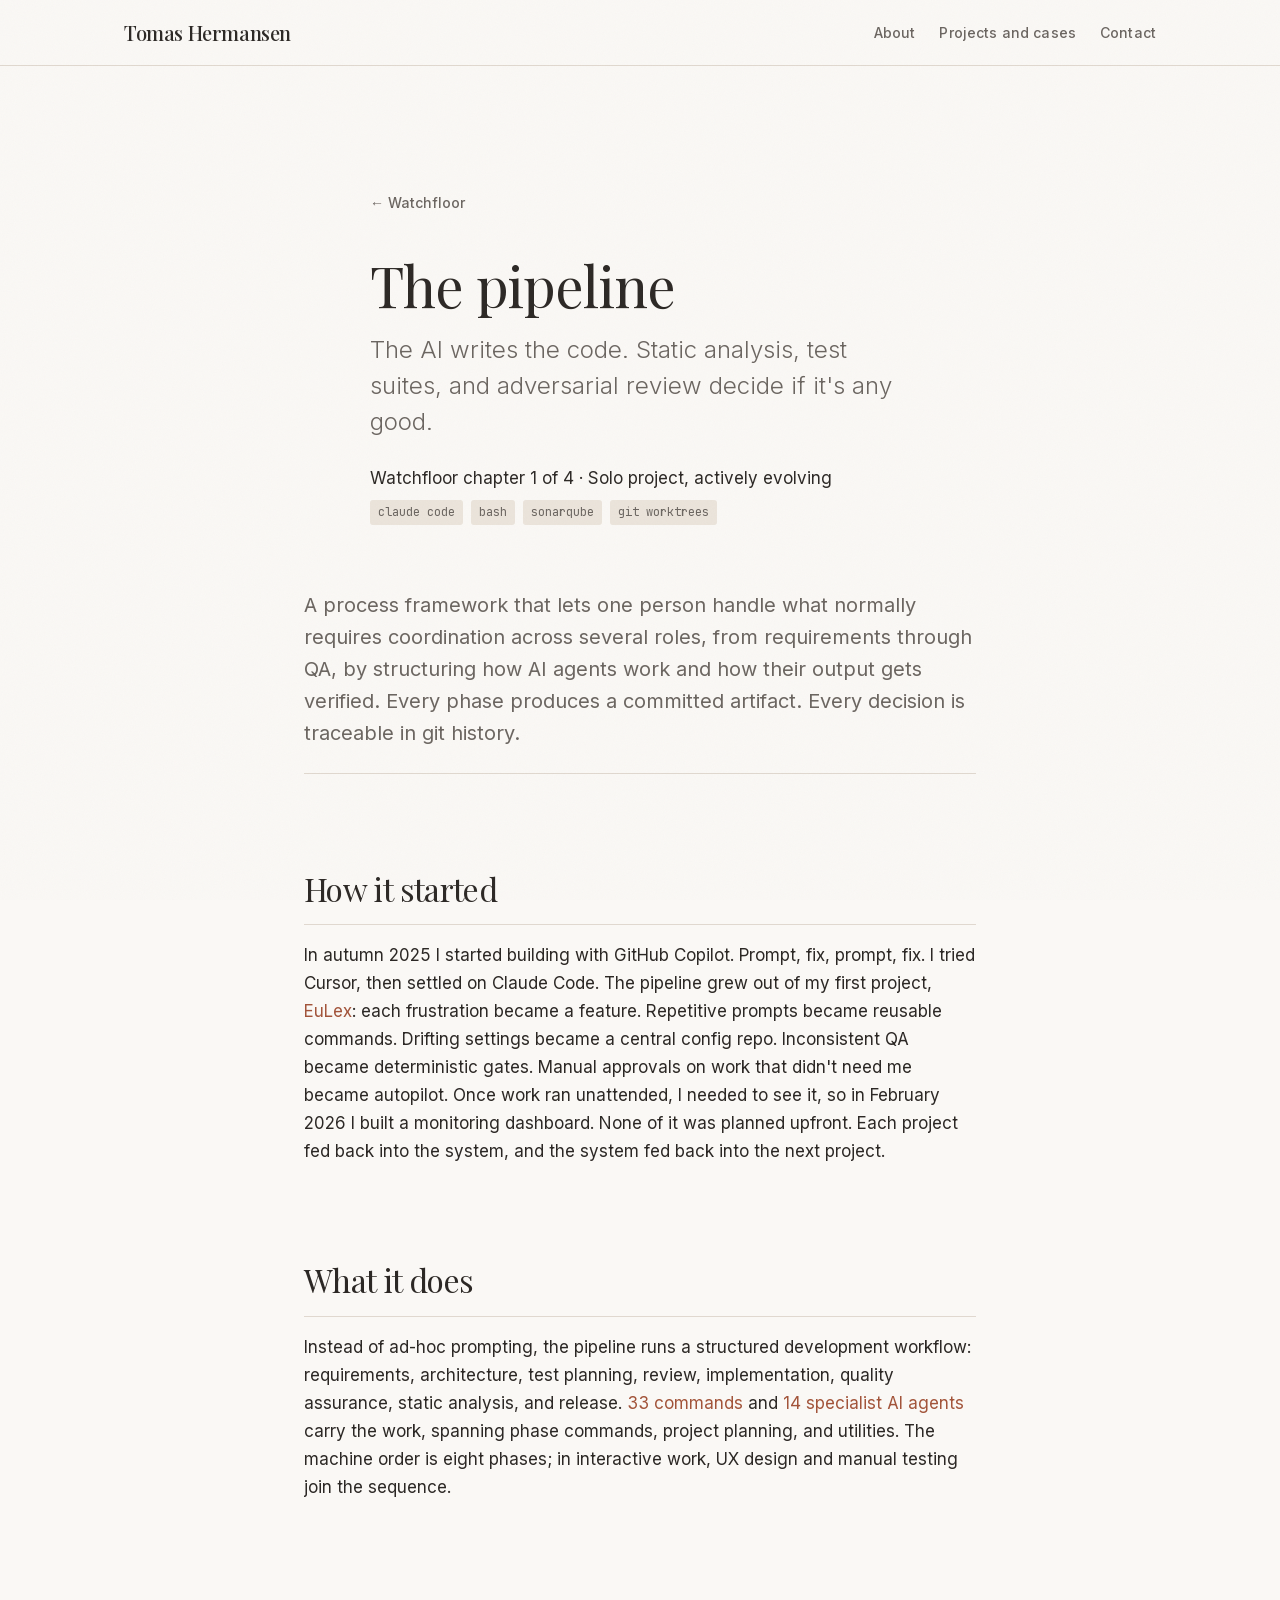
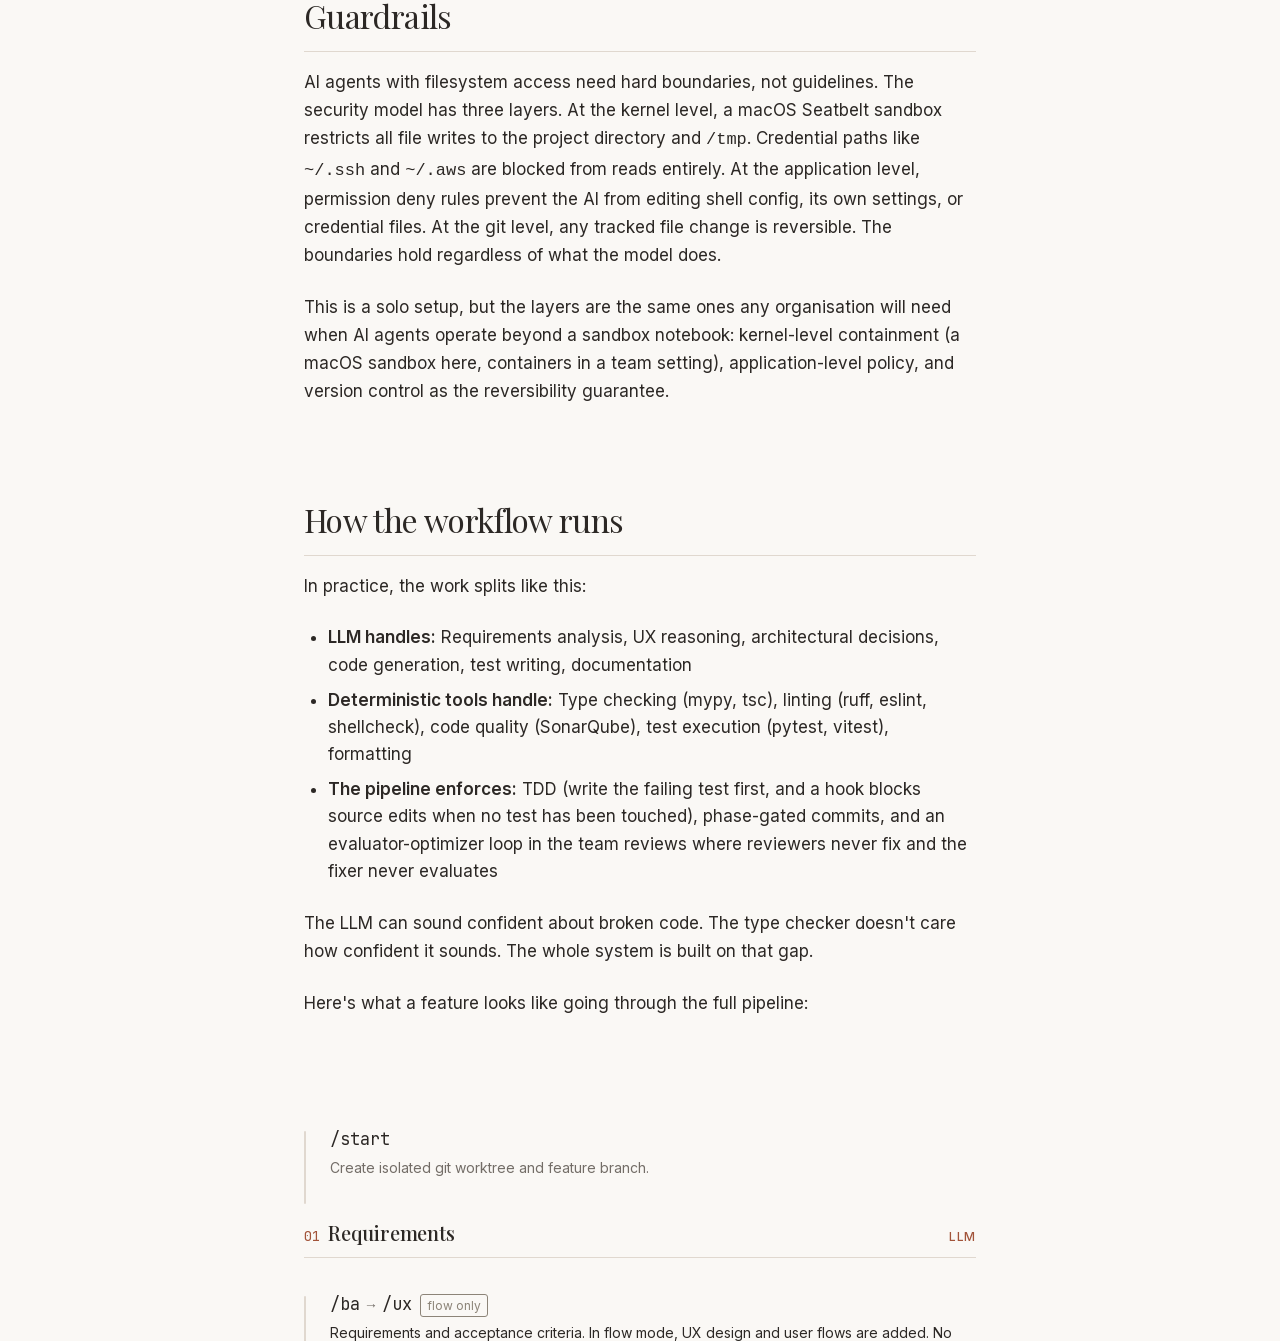
<file: projects/cli-pipeline.html>
<!DOCTYPE html>
<html lang="en">
<head>
  <meta charset="UTF-8">
  <meta name="viewport" content="width=device-width, initial-scale=1.0">
  <title>Moved: Watchfloor | Tomas Hermansen</title>
  <meta name="robots" content="noindex">
  <meta http-equiv="refresh" content="0; url=watchfloor-pipeline.html">
  <link rel="canonical" href="https://tomashermansen-lang.github.io/portfolio/projects/watchfloor-pipeline.html">
  <link rel="icon" href="../assets/favicon.svg" type="image/svg+xml">
  <link rel="stylesheet" href="../style.css?v=8">
</head>
<body>
  <main style="padding: 4rem 1.5rem; max-width: 720px; margin: 0 auto;">
    <p>
      The Claude Code Pipeline is now a chapter of <strong>Watchfloor</strong>.
      This page has moved to
      <a href="watchfloor-pipeline.html">Watchfloor: the pipeline</a>.
    </p>
  </main>
  <script>window.goatcounter = { path: function () { return location.pathname.replace(/\/index\.html$/, "/"); } };</script>
  <script data-goatcounter="https://tomashermansen.goatcounter.com/count" async src="//gc.zgo.at/count.js"></script>
</body>
</html>
</file>
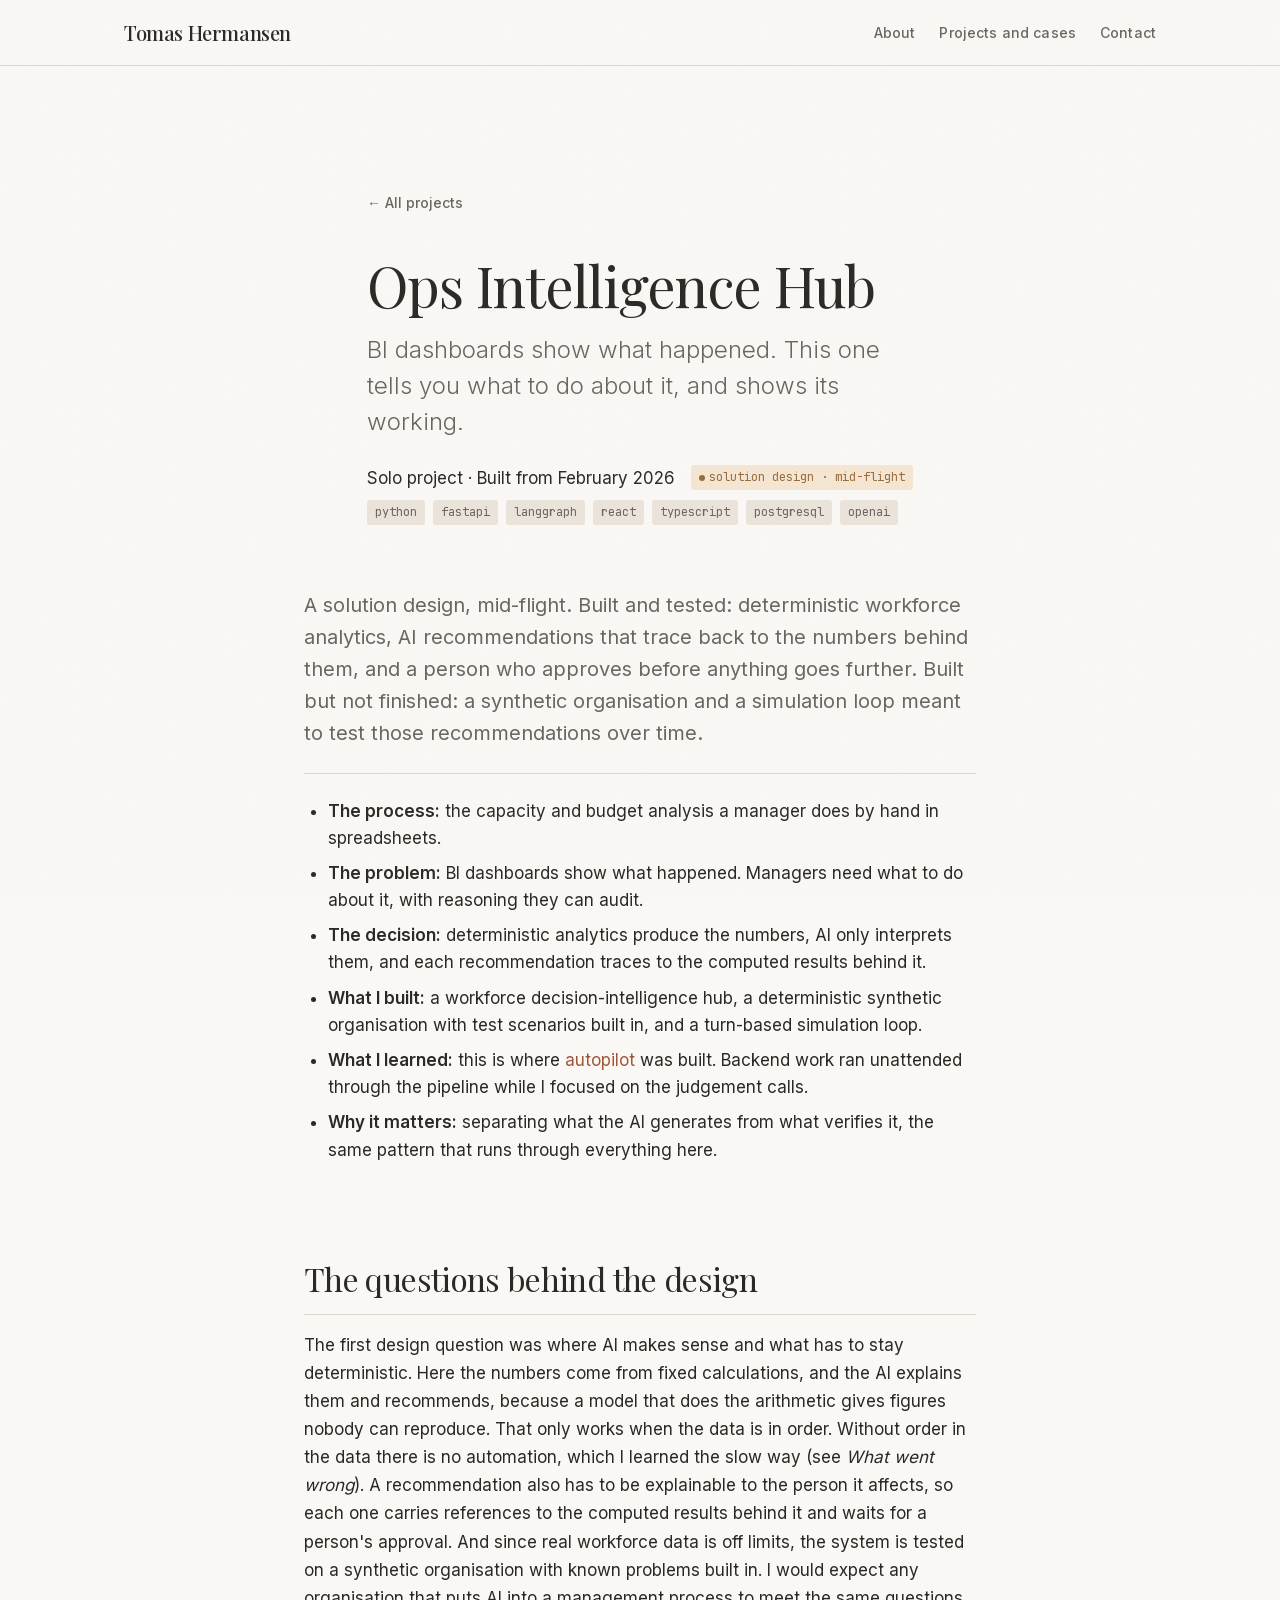
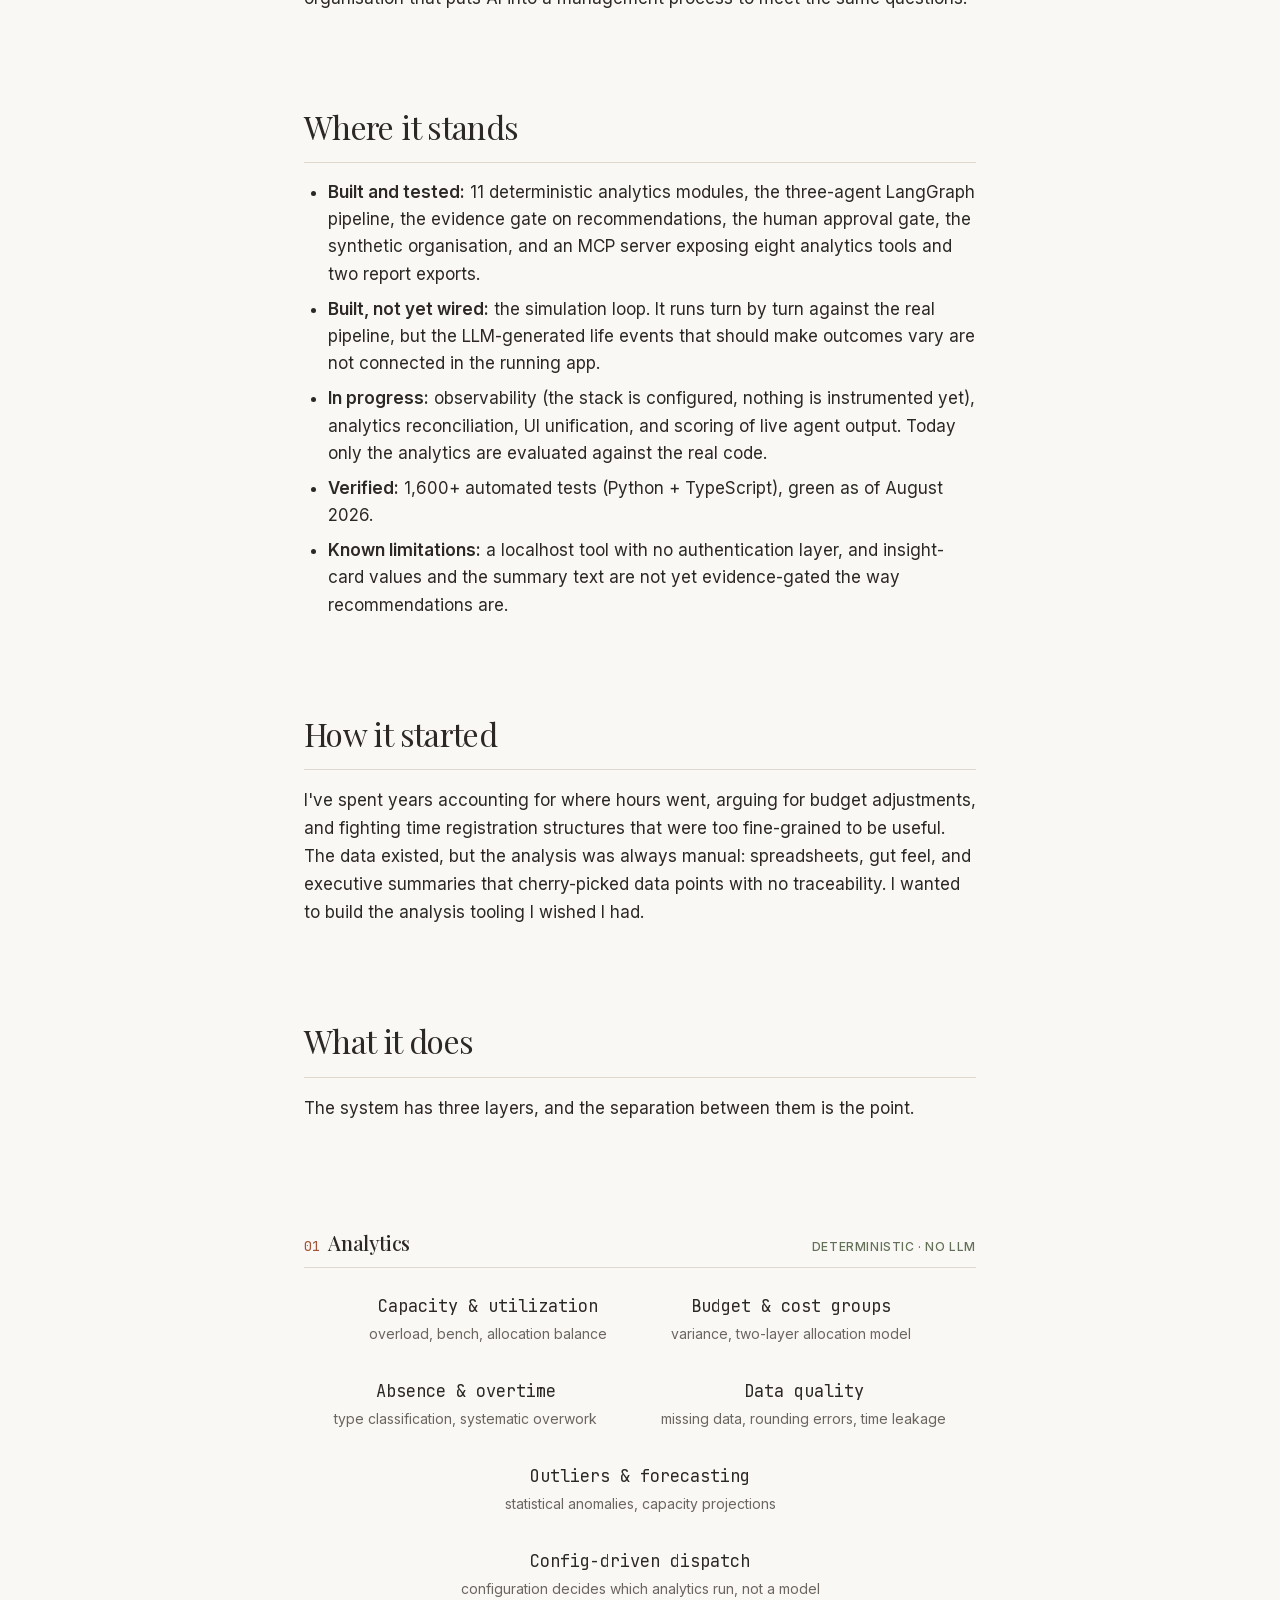
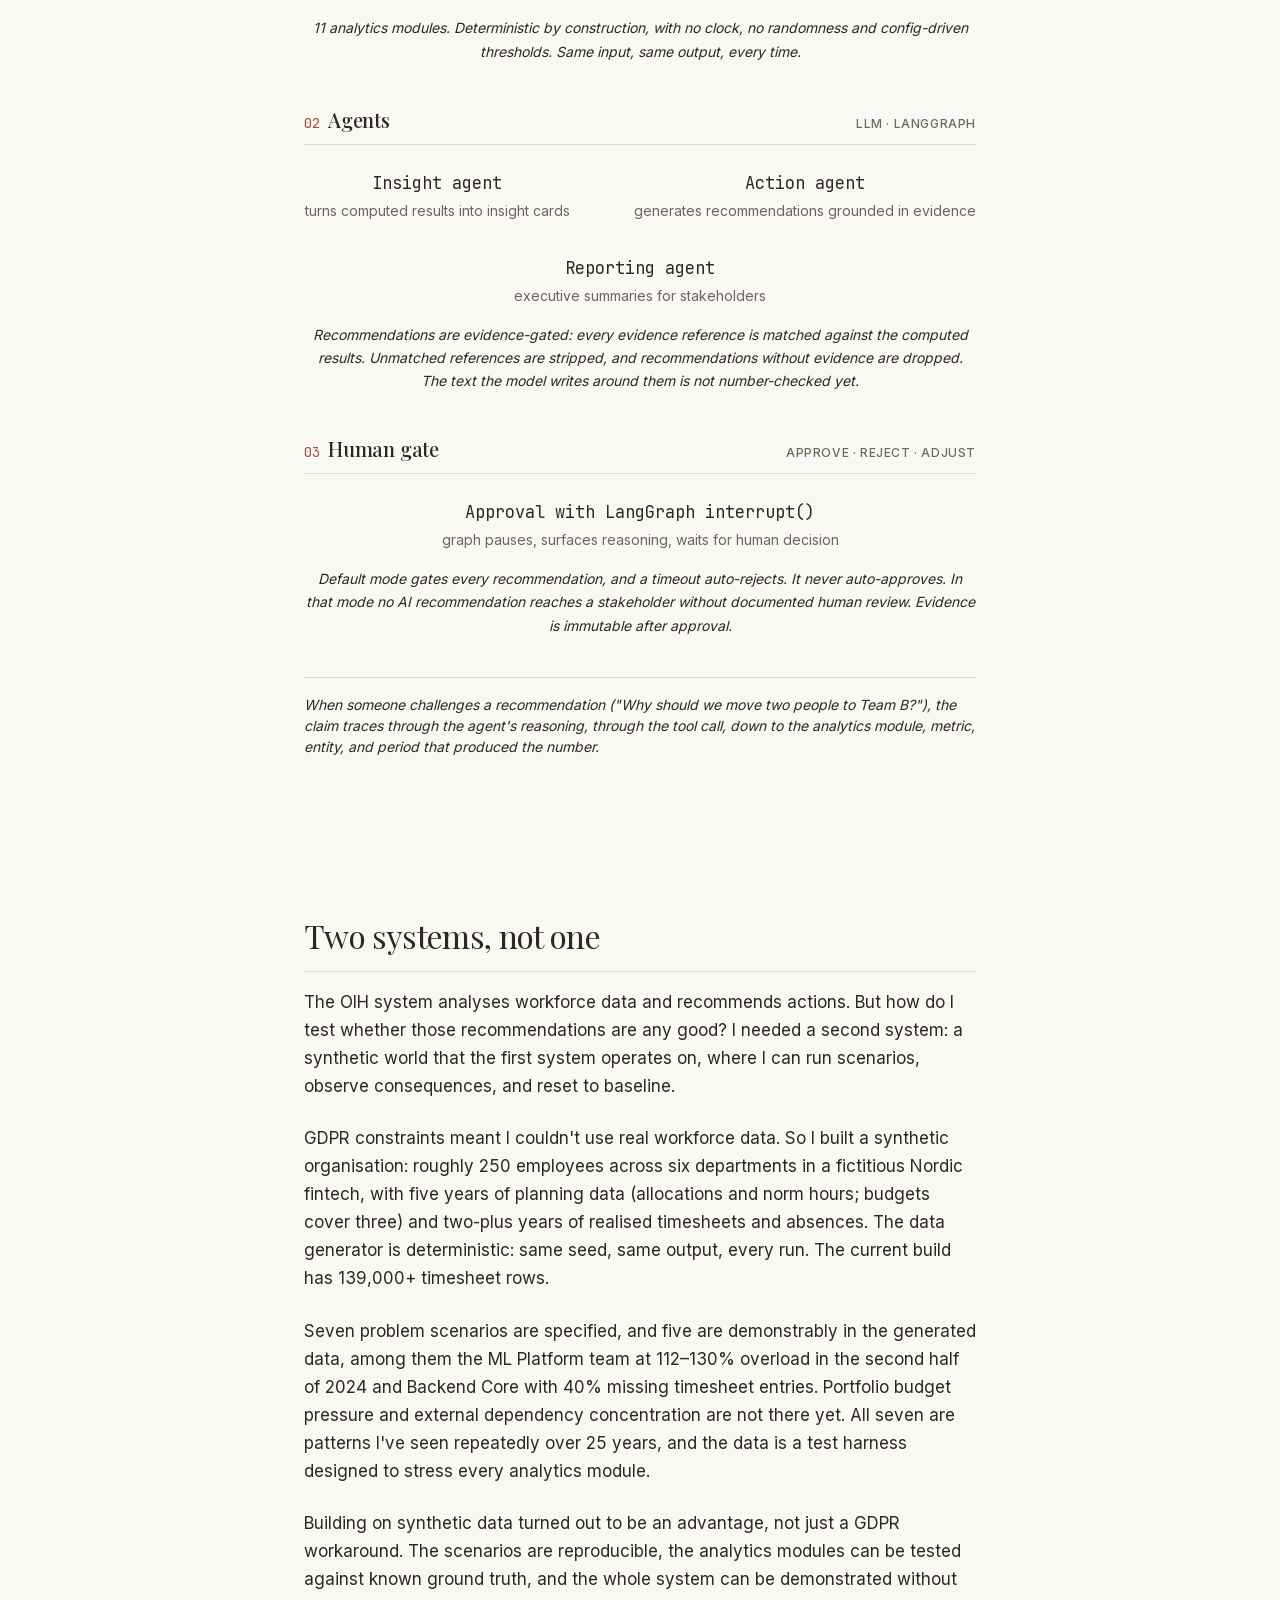
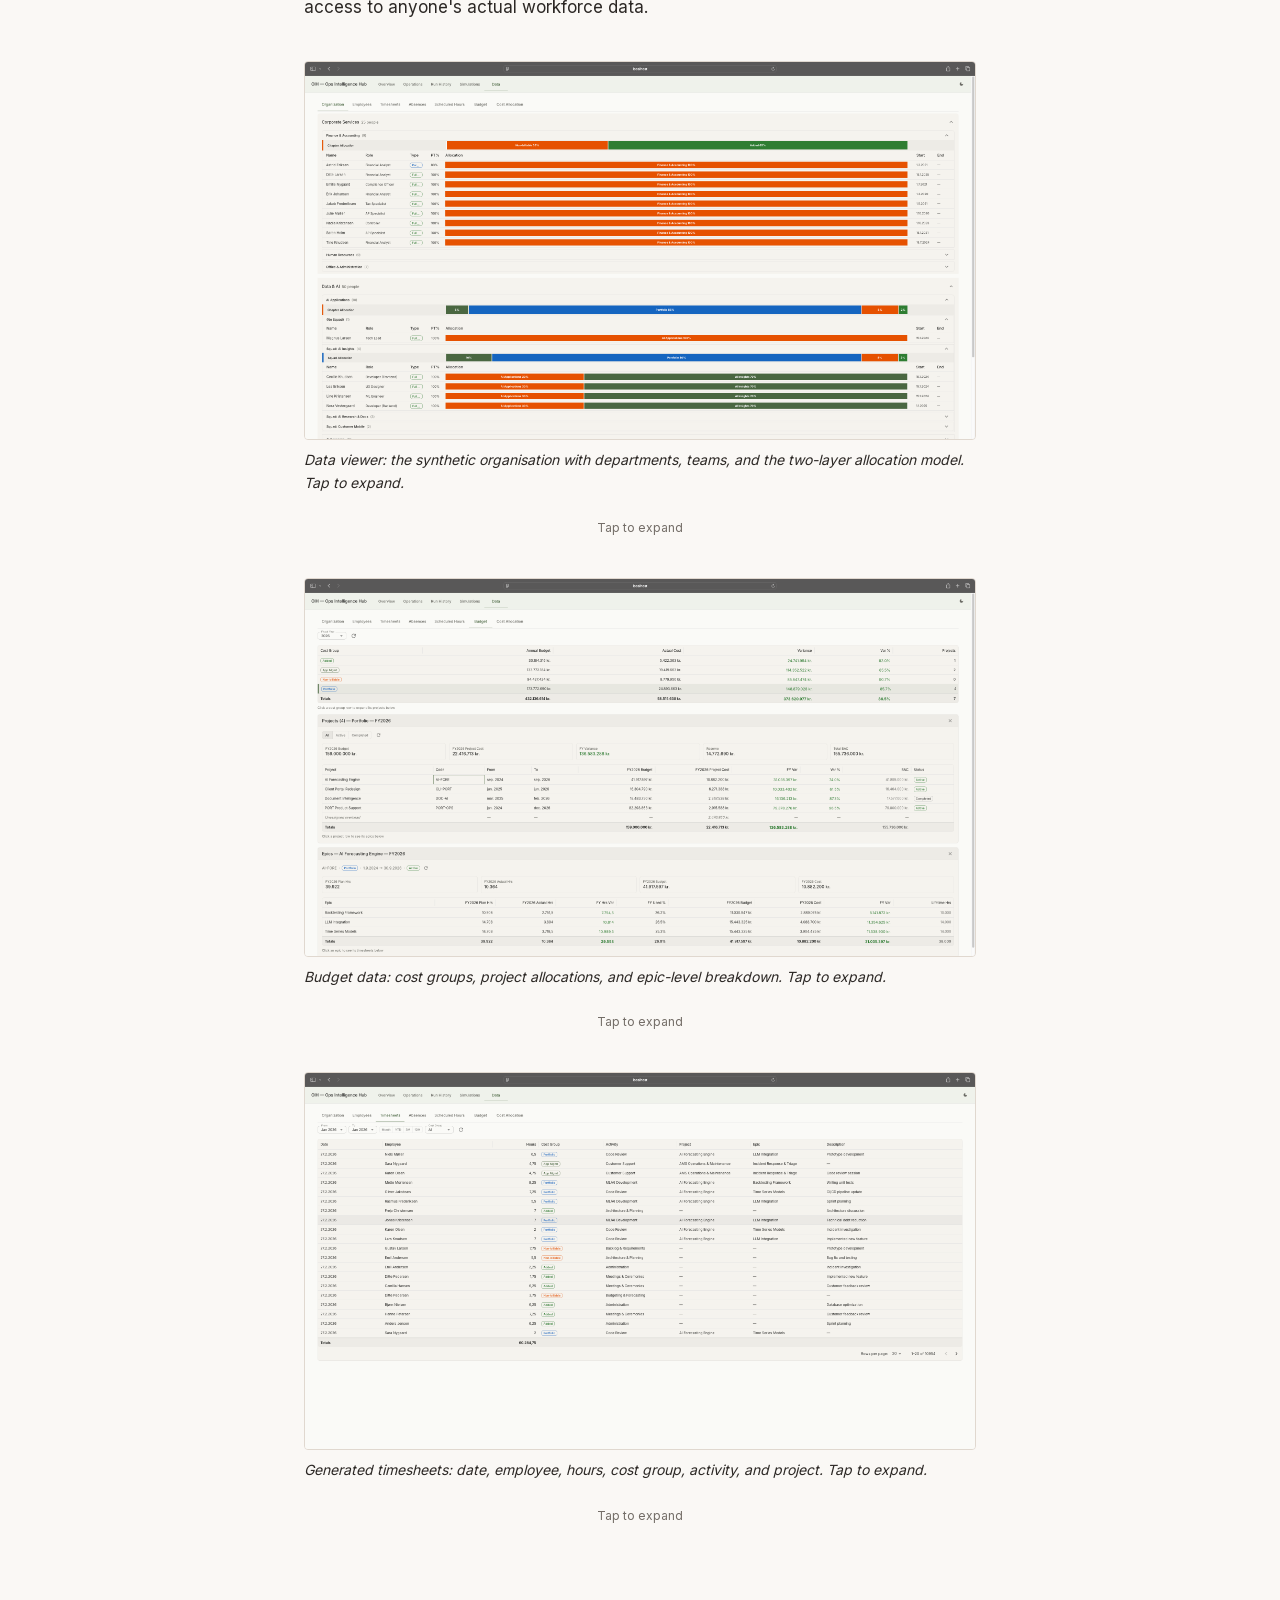
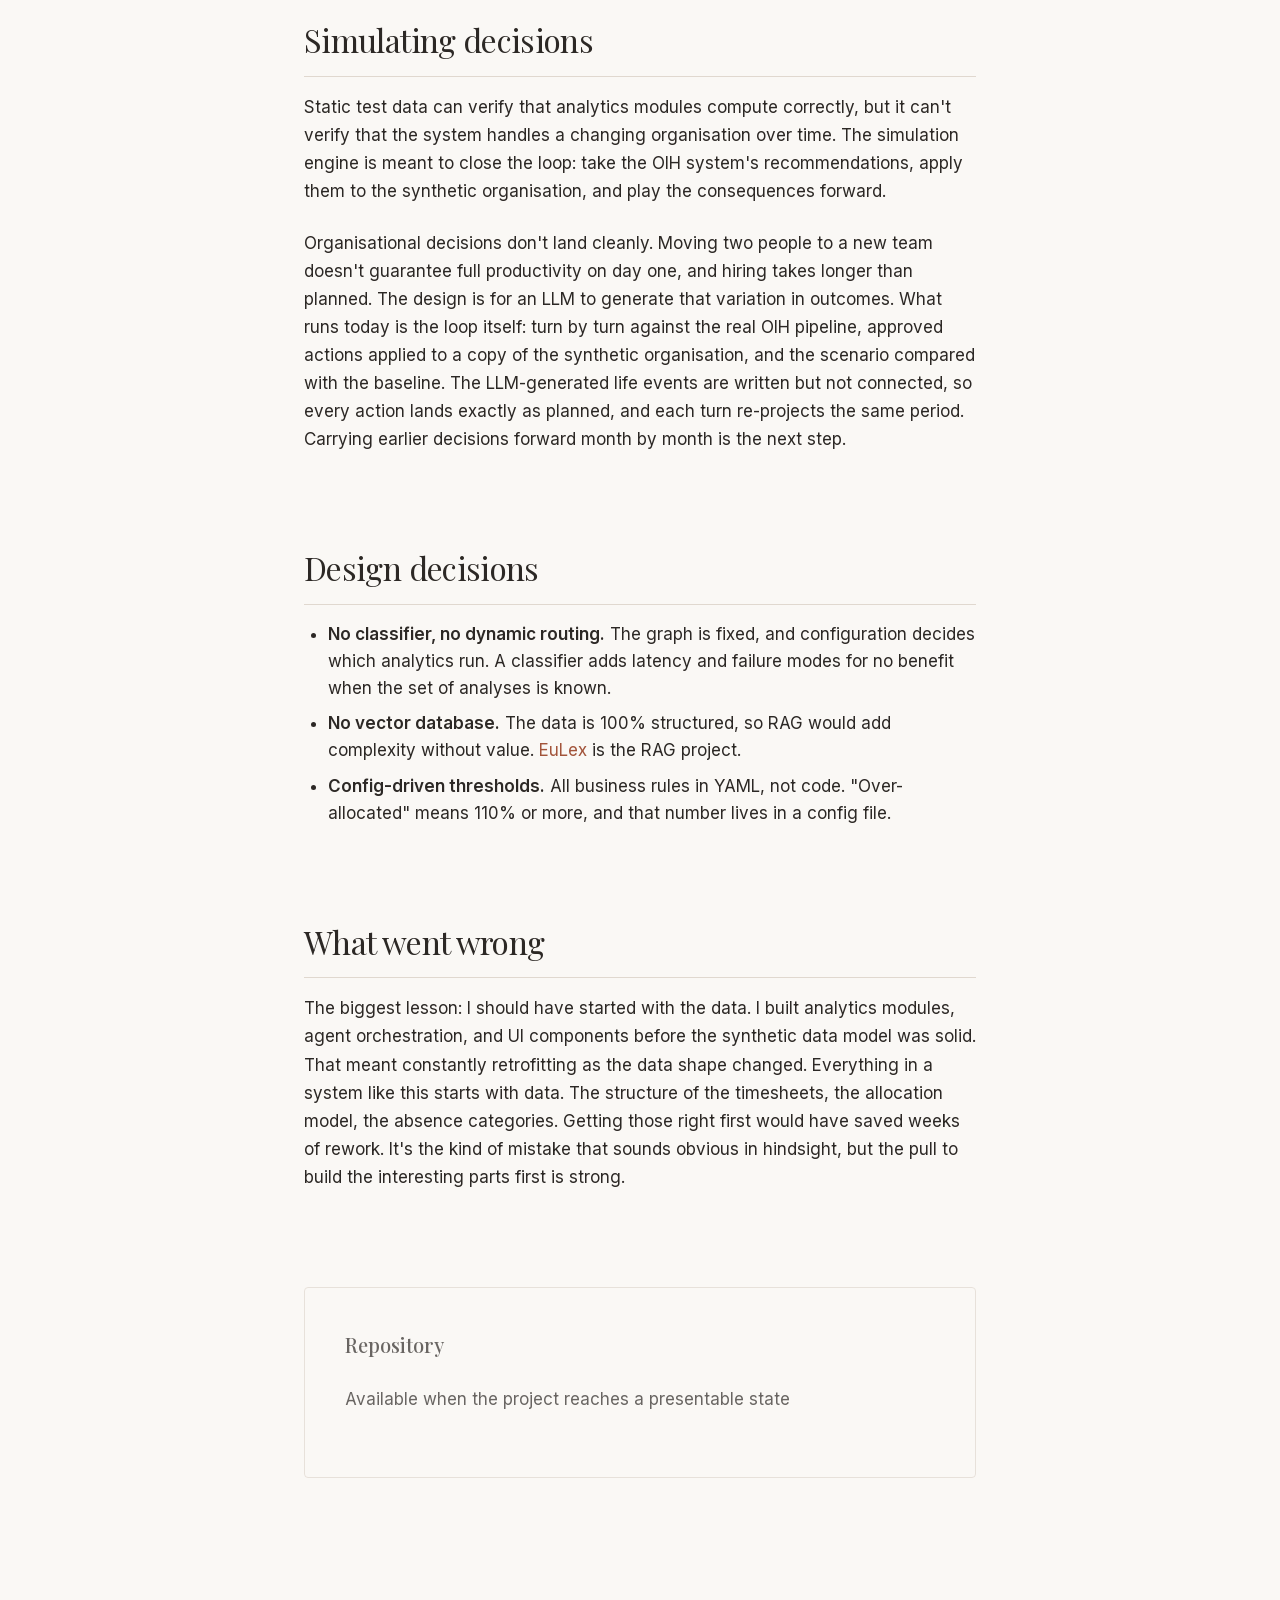
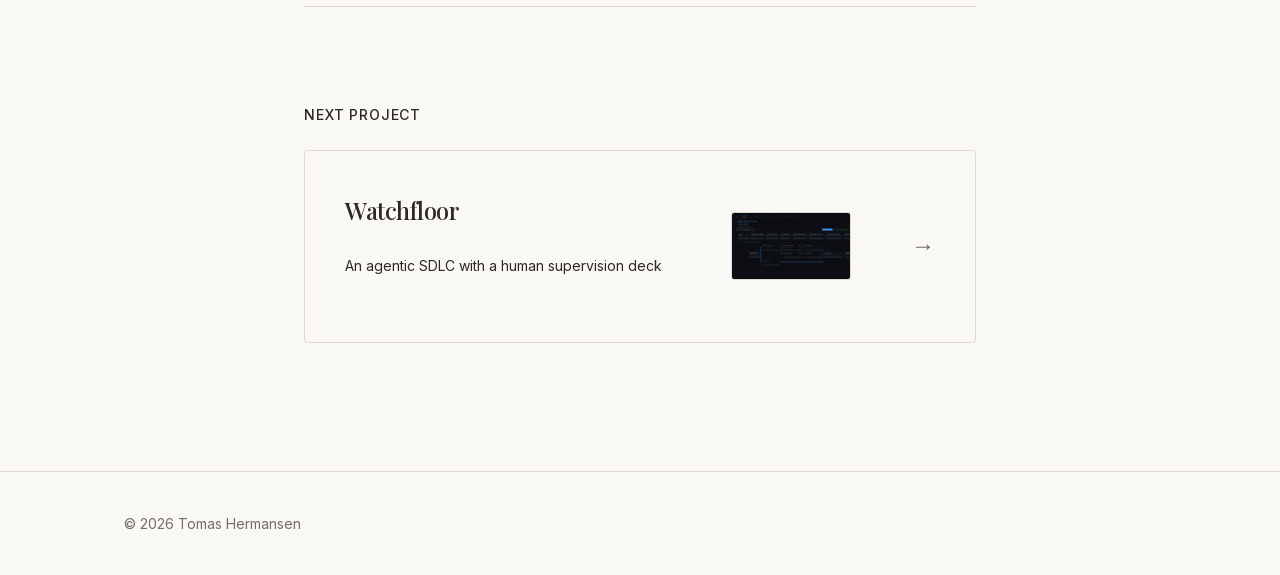
<file: projects/ops-intelligence-hub.html>
<!DOCTYPE html>
<html lang="en">
<head>
  <meta charset="UTF-8">
  <meta name="viewport" content="width=device-width, initial-scale=1.0">
  <meta name="theme-color" content="#FAF8F5">
  <title>Ops Intelligence Hub | Tomas Hermansen</title>
  <meta name="description" content="Decision intelligence for workforce analytics. Deterministic calculations feed AI recommendations where every claim traces back to the analytics that produced it. Built on synthetic data with embedded problem scenarios.">
  <meta property="og:type" content="article">
  <meta property="og:title" content="Ops Intelligence Hub | Tomas Hermansen">
  <meta property="og:description" content="Decision intelligence for workforce analytics. Deterministic calculations feed AI recommendations where every claim traces back to the analytics that produced it. Built on synthetic data with embedded problem scenarios.">
  <meta property="og:url" content="https://tomashermansen-lang.github.io/portfolio/projects/ops-intelligence-hub.html">
  <meta property="og:image" content="https://tomashermansen-lang.github.io/portfolio/screenshots/oih-data-org.png">
  <meta name="twitter:card" content="summary_large_image">

  <link rel="canonical" href="https://tomashermansen-lang.github.io/portfolio/projects/ops-intelligence-hub.html">
  <link rel="icon" href="../assets/favicon.svg" type="image/svg+xml">
  <link rel="icon" href="../assets/favicon.ico" sizes="32x32">
  <link rel="apple-touch-icon" href="../assets/apple-touch-icon.png">
  <link rel="manifest" href="../site.webmanifest">
  <link rel="stylesheet" href="../style.css?v=8">
</head>
<body>

  <a href="#main" class="skip-link">Skip to content</a>

  <nav class="nav" aria-label="Primary">
    <div class="nav__inner">
      <a href="../index.html" class="nav__name">Tomas Hermansen</a>
      <button class="nav__toggle" aria-expanded="false" aria-controls="nav-menu" aria-label="Menu">
        <svg class="nav__icon-open" viewBox="0 0 24 24" fill="none" stroke="currentColor" stroke-width="2" stroke-linecap="round"><line x1="3" y1="6" x2="21" y2="6"/><line x1="3" y1="12" x2="21" y2="12"/><line x1="3" y1="18" x2="21" y2="18"/></svg>
        <svg class="nav__icon-close" viewBox="0 0 24 24" fill="none" stroke="currentColor" stroke-width="2" stroke-linecap="round"><line x1="18" y1="6" x2="6" y2="18"/><line x1="6" y1="6" x2="18" y2="18"/></svg>
      </button>
      <ul class="nav__links" id="nav-menu">
        <li><a href="../about.html">About</a></li>
        <li class="nav__dropdown-trigger">
          <a href="../index.html#projects" role="button" aria-expanded="false" aria-haspopup="true">Projects and cases</a>
          <div class="nav__dropdown" id="projects-dropdown">
            <ul class="nav__dropdown-menu" role="menu">
              <li><a href="contract-terms/" role="menuitem">From AI use case to working prototype <span class="nav__dropdown-desc">Case study: business case, prototype, delivery package</span></a></li>
              <li><a href="watchfloor.html" role="menuitem">Watchfloor <span class="nav__dropdown-desc">Agentic SDLC with human supervision</span></a></li>
              <li class="nav__dropdown-subitem"><a href="watchfloor-pipeline.html" role="menuitem" aria-label="Watchfloor chapter: The pipeline">The pipeline</a></li>
              <li class="nav__dropdown-subitem"><a href="watchfloor-autopilot.html" role="menuitem" aria-label="Watchfloor chapter: Autopilot and execution graphs">Autopilot &amp; execution graphs</a></li>
              <li class="nav__dropdown-subitem"><a href="watchfloor-observability.html" role="menuitem" aria-label="Watchfloor chapter: The watch floor">The watch floor</a></li>
              <li class="nav__dropdown-subitem"><a href="watchfloor-economics.html" role="menuitem" aria-label="Watchfloor chapter: Economics and model routing">Economics &amp; model routing</a></li>
              <li><a href="rag-framework.html" role="menuitem">EuLex RAG <span class="nav__dropdown-desc">Legal Q&amp;A across 13 EU laws</span></a></li>
              <li><a href="ops-intelligence-hub.html" role="menuitem">Ops Intelligence Hub <span class="nav__dropdown-desc">Decision intelligence for workforce analytics</span></a></li>
            </ul>
          </div>
        </li>
        <li><a href="../index.html#contact">Contact</a></li>
      </ul>
    </div>
  </nav>

  <main id="main">

    <section class="hero hero--project">
      <div class="container">
        <a href="../index.html#projects" class="back-link">&larr; All projects</a>
        <h1 class="hero__title hero__title--project">Ops Intelligence Hub</h1>
        <p class="hero__subtitle">BI dashboards show what happened. This one tells you what to do about it, and shows its working.</p>
        <div class="hero__meta">
          <span>Solo project &middot; Built from February 2026</span>
          <span class="chip chip--wip"><span class="chip__dot"></span> solution design &middot; mid-flight</span>
        </div>
        <div class="project-card__tags" style="margin-top: var(--space-sm);">
          <span class="tag">python</span>
          <span class="tag">fastapi</span>
          <span class="tag">langgraph</span>
          <span class="tag">react</span>
          <span class="tag">typescript</span>
          <span class="tag">postgresql</span>
          <span class="tag">openai</span>
        </div>
      </div>
    </section>

    <div class="project-content">

      <p class="project-content__summary">
        A solution design, mid-flight. Built and tested: deterministic workforce
        analytics, AI recommendations that trace back to the numbers behind them,
        and a person who approves before anything goes further. Built but not
        finished: a synthetic organisation and a simulation loop meant to test
        those recommendations over time.
      </p>

      <ul>
        <li><strong>The process:</strong> the capacity and budget analysis a manager does by hand in spreadsheets.</li>
        <li><strong>The problem:</strong> BI dashboards show what happened. Managers need what to do about it, with reasoning they can audit.</li>
        <li><strong>The decision:</strong> deterministic analytics produce the numbers, AI only interprets them, and each recommendation traces to the computed results behind it.</li>
        <li><strong>What I built:</strong> a workforce decision-intelligence hub, a deterministic synthetic organisation with test scenarios built in, and a turn-based simulation loop.</li>
        <li><strong>What I learned:</strong> this is where <a href="watchfloor-autopilot.html#two-modes">autopilot</a> was built. Backend work ran unattended through the pipeline while I focused on the judgement calls.</li>
        <li><strong>Why it matters:</strong> separating what the AI generates from what verifies it, the same pattern that runs through everything here.</li>
      </ul>

      <h2>The questions behind the design</h2>

      <p>
        The first design question was where AI makes sense and what has to stay
        deterministic. Here the numbers come from fixed calculations, and the AI
        explains them and recommends, because a model that does the arithmetic
        gives figures nobody can reproduce. That only works when the data is in
        order. Without order in the data there is no automation, which I learned
        the slow way (see <em>What went wrong</em>). A recommendation also has to
        be explainable to the person it affects, so each one carries references to
        the computed results behind it and waits for a person's approval. And since
        real workforce data is off limits, the system is tested on a synthetic
        organisation with known problems built in. I would expect any organisation
        that puts AI into a management process to meet the same questions.
      </p>

      <h2>Where it stands</h2>

      <ul>
        <li><strong>Built and tested:</strong> 11 deterministic analytics modules, the three-agent LangGraph pipeline, the evidence gate on recommendations, the human approval gate, the synthetic organisation, and an MCP server exposing eight analytics tools and two report exports.</li>
        <li><strong>Built, not yet wired:</strong> the simulation loop. It runs turn by turn against the real pipeline, but the LLM-generated life events that should make outcomes vary are not connected in the running app.</li>
        <li><strong>In progress:</strong> observability (the stack is configured, nothing is instrumented yet), analytics reconciliation, UI unification, and scoring of live agent output. Today only the analytics are evaluated against the real code.</li>
        <li><strong>Verified:</strong> 1,600+ automated tests (Python + TypeScript), green as of August 2026.</li>
        <li><strong>Known limitations:</strong> a localhost tool with no authentication layer, and insight-card values and the summary text are not yet evidence-gated the way recommendations are.</li>
      </ul>

      <h2>How it started</h2>

      <p>
        I've spent years accounting for where hours went, arguing for budget
        adjustments, and fighting time registration structures that were too
        fine-grained to be useful. The data existed, but the analysis was
        always manual: spreadsheets, gut feel, and executive summaries that
        cherry-picked data points with no traceability. I wanted to build the
        analysis tooling I wished I had.
      </p>

      <h2>What it does</h2>

      <p>
        The system has three layers, and the separation between them is the
        point.
      </p>

      <!-- Architecture — typography-driven -->
      <div class="exec-graph">

        <div class="exec-graph__phase">
          <div class="exec-graph__phase-header">
            <span class="exec-graph__phase-number">01</span>
            <span class="exec-graph__phase-name">Analytics</span>
            <span class="exec-graph__gate">deterministic &middot; no LLM</span>
          </div>
          <div class="exec-graph__tasks">
            <div class="exec-graph__task">
              <span class="exec-graph__task-name">Capacity &amp; utilization</span>
              <span class="exec-graph__task-meta">overload, bench, allocation balance</span>
            </div>
            <div class="exec-graph__task">
              <span class="exec-graph__task-name">Budget &amp; cost groups</span>
              <span class="exec-graph__task-meta">variance, two-layer allocation model</span>
            </div>
            <div class="exec-graph__task">
              <span class="exec-graph__task-name">Absence &amp; overtime</span>
              <span class="exec-graph__task-meta">type classification, systematic overwork</span>
            </div>
            <div class="exec-graph__task">
              <span class="exec-graph__task-name">Data quality</span>
              <span class="exec-graph__task-meta">missing data, rounding errors, time leakage</span>
            </div>
            <div class="exec-graph__task">
              <span class="exec-graph__task-name">Outliers &amp; forecasting</span>
              <span class="exec-graph__task-meta">statistical anomalies, capacity projections</span>
            </div>
            <div class="exec-graph__task">
              <span class="exec-graph__task-name">Config-driven dispatch</span>
              <span class="exec-graph__task-meta">configuration decides which analytics run, not a model</span>
            </div>
          </div>
          <p class="exec-graph__note">11 analytics modules. Deterministic by construction, with no clock, no randomness and config-driven thresholds. Same input, same output, every time.</p>
        </div>

        <div class="exec-graph__phase">
          <div class="exec-graph__phase-header">
            <span class="exec-graph__phase-number">02</span>
            <span class="exec-graph__phase-name">Agents</span>
            <span class="exec-graph__gate">LLM &middot; LangGraph</span>
          </div>
          <div class="exec-graph__tasks">
            <div class="exec-graph__task">
              <span class="exec-graph__task-name">Insight agent</span>
              <span class="exec-graph__task-meta">turns computed results into insight cards</span>
            </div>
            <div class="exec-graph__task">
              <span class="exec-graph__task-name">Action agent</span>
              <span class="exec-graph__task-meta">generates recommendations grounded in evidence</span>
            </div>
            <div class="exec-graph__task">
              <span class="exec-graph__task-name">Reporting agent</span>
              <span class="exec-graph__task-meta">executive summaries for stakeholders</span>
            </div>
          </div>
          <p class="exec-graph__note">Recommendations are evidence-gated: every evidence reference is matched against the computed results. Unmatched references are stripped, and recommendations without evidence are dropped. The text the model writes around them is not number-checked yet.</p>
        </div>

        <div class="exec-graph__phase">
          <div class="exec-graph__phase-header">
            <span class="exec-graph__phase-number">03</span>
            <span class="exec-graph__phase-name">Human gate</span>
            <span class="exec-graph__gate">approve &middot; reject &middot; adjust</span>
          </div>
          <div class="exec-graph__tasks">
            <div class="exec-graph__task">
              <span class="exec-graph__task-name">Approval with LangGraph interrupt()</span>
              <span class="exec-graph__task-meta">graph pauses, surfaces reasoning, waits for human decision</span>
            </div>
          </div>
          <p class="exec-graph__note">Default mode gates every recommendation, and a timeout auto-rejects. It never auto-approves. In that mode no AI recommendation reaches a stakeholder without documented human review. Evidence is immutable after approval.</p>
        </div>

        <p class="exec-graph__caption">When someone challenges a recommendation ("Why should we move two people to Team B?"), the claim traces through the agent's reasoning, through the tool call, down to the analytics module, metric, entity, and period that produced the number.</p>
      </div>

      <h2>Two systems, not one</h2>

      <p>
        The OIH system analyses workforce data and recommends actions. But
        how do I test whether those recommendations are any good? I needed
        a second system: a synthetic world that the first system operates on,
        where I can run scenarios, observe consequences, and reset to
        baseline.
      </p>

      <p>
        GDPR constraints meant I couldn't use real workforce data. So I built
        a synthetic organisation: roughly 250 employees across six departments
        in a fictitious Nordic fintech, with five years of planning data
        (allocations and norm hours; budgets cover three) and two-plus years of realised
        timesheets and absences. The
        data generator is deterministic: same seed, same output, every run.
        The current build has 139,000+ timesheet rows.
      </p>

      <p>
        Seven problem scenarios are specified, and five are demonstrably in the
        generated data, among them the ML Platform team at 112&ndash;130% overload
        in the second half of 2024 and Backend Core with 40% missing timesheet
        entries. Portfolio budget pressure and external dependency concentration
        are not there yet. All seven are patterns I've seen repeatedly over 25
        years, and the data is a test harness designed to stress every analytics
        module.
      </p>

      <p>
        Building on synthetic data turned out to be an advantage, not just a GDPR
        workaround. The scenarios are reproducible, the analytics modules can be
        tested against known ground truth, and the whole system can be demonstrated
        without access to anyone's actual workforce data.
      </p>

      <div class="screenshot">
        <img src="../screenshots/oih-data-org.png" alt="Data viewer showing the synthetic organisation: Corporate Services with 25 people and Data & AI with 50 people, teams expanded to show individual employees with stacked allocation bars, chapter-level cost splits showing Non-billable 35% and Added 65%, and squad-level splits showing Portfolio 85%" class="screenshot__image" loading="lazy">
        <p class="screenshot__caption">Data viewer: the synthetic organisation with departments, teams, and the two-layer allocation model. Tap to expand.</p>
      </div>

      <div class="screenshot">
        <img src="../screenshots/oih-data-budget.png" alt="Budget data viewer showing cost group summary with annual budgets and variance percentages, project-level FY breakdown with allocated amounts, and epic-level budget drill-down with FTE counts and cost tracking" class="screenshot__image" loading="lazy">
        <p class="screenshot__caption">Budget data: cost groups, project allocations, and epic-level breakdown. Tap to expand.</p>
      </div>

      <div class="screenshot">
        <img src="../screenshots/oih-data-timesheets.png" alt="Timesheets data viewer showing a paginated table of generated timesheet entries with date, employee, hours, cost group, activity, project, and description columns" class="screenshot__image" loading="lazy">
        <p class="screenshot__caption">Generated timesheets: date, employee, hours, cost group, activity, and project. Tap to expand.</p>
      </div>

      <h2>Simulating decisions</h2>

      <p>
        Static test data can verify that analytics modules compute correctly,
        but it can't verify that the system handles a changing organisation
        over time. The simulation engine is meant to close the loop: take the OIH
        system's recommendations, apply them to the synthetic organisation,
        and play the consequences forward.
      </p>

      <p>
        Organisational decisions don't land cleanly. Moving two people to a new
        team doesn't guarantee full productivity on day one, and hiring takes
        longer than planned. The design is for an LLM to generate that variation
        in outcomes. What runs today is the loop itself: turn by turn against the
        real OIH pipeline, approved actions applied to a copy of the synthetic
        organisation, and the scenario compared with the baseline. The
        LLM-generated life events are written but not connected, so every action
        lands exactly as planned, and each turn re-projects the same period.
        Carrying earlier decisions forward month by month is the next step.
      </p>

      <h2>Design decisions</h2>

      <ul>
        <li><strong>No classifier, no dynamic routing.</strong> The graph is fixed, and configuration decides which analytics run. A classifier adds latency and failure modes for no benefit when the set of analyses is known.</li>
        <li><strong>No vector database.</strong> The data is 100% structured, so RAG would add complexity without value. <a href="rag-framework.html">EuLex</a> is the RAG project.</li>
        <li><strong>Config-driven thresholds.</strong> All business rules in YAML, not code. "Over-allocated" means 110% or more, and that number lives in a config file.</li>
      </ul>

      <h2>What went wrong</h2>

      <p>
        The biggest lesson: I should have started with the data. I built
        analytics modules, agent orchestration, and UI components before the
        synthetic data model was solid. That meant constantly retrofitting
        as the data shape changed. Everything in a system like this starts
        with data. The structure of the timesheets, the allocation model,
        the absence categories. Getting those right first would have saved
        weeks of rework. It's the kind of mistake that sounds obvious in
        hindsight, but the pull to build the interesting parts first is
        strong.
      </p>

      <!-- Repo link — not public yet -->
      <div class="project-cta project-cta--disabled">
        <div>
          <p class="project-cta__label">Repository</p>
          <p class="project-cta__text">Available when the project reaches a presentable state</p>
        </div>
      </div>

      <div class="next-project">
        <p class="next-project__label">Next project</p>
        <a href="watchfloor.html" class="next-project__link">
          <div>
            <p class="next-project__title">Watchfloor</p>
            <p class="next-project__description">An agentic SDLC with a human supervision deck</p>
          </div>
          <div class="next-project__thumbnail">
            <img src="../screenshots/dashboard-dark.png" alt="" loading="lazy" width="120" height="68">
          </div>
          <span class="next-project__arrow" aria-hidden="true">&rarr;</span>
        </a>
      </div>

    </div>

  </main>

  <footer class="footer">
    <div class="footer__inner">
      <span>&copy; 2026 Tomas Hermansen</span>
    </div>
  </footer>

  <script src="../lightbox.js"></script>
  <script>window.goatcounter = { path: function () { return location.pathname.replace(/\/index\.html$/, "/"); } };</script>
  <script data-goatcounter="https://tomashermansen.goatcounter.com/count" async src="//gc.zgo.at/count.js"></script>
</body>
</html>
</file>
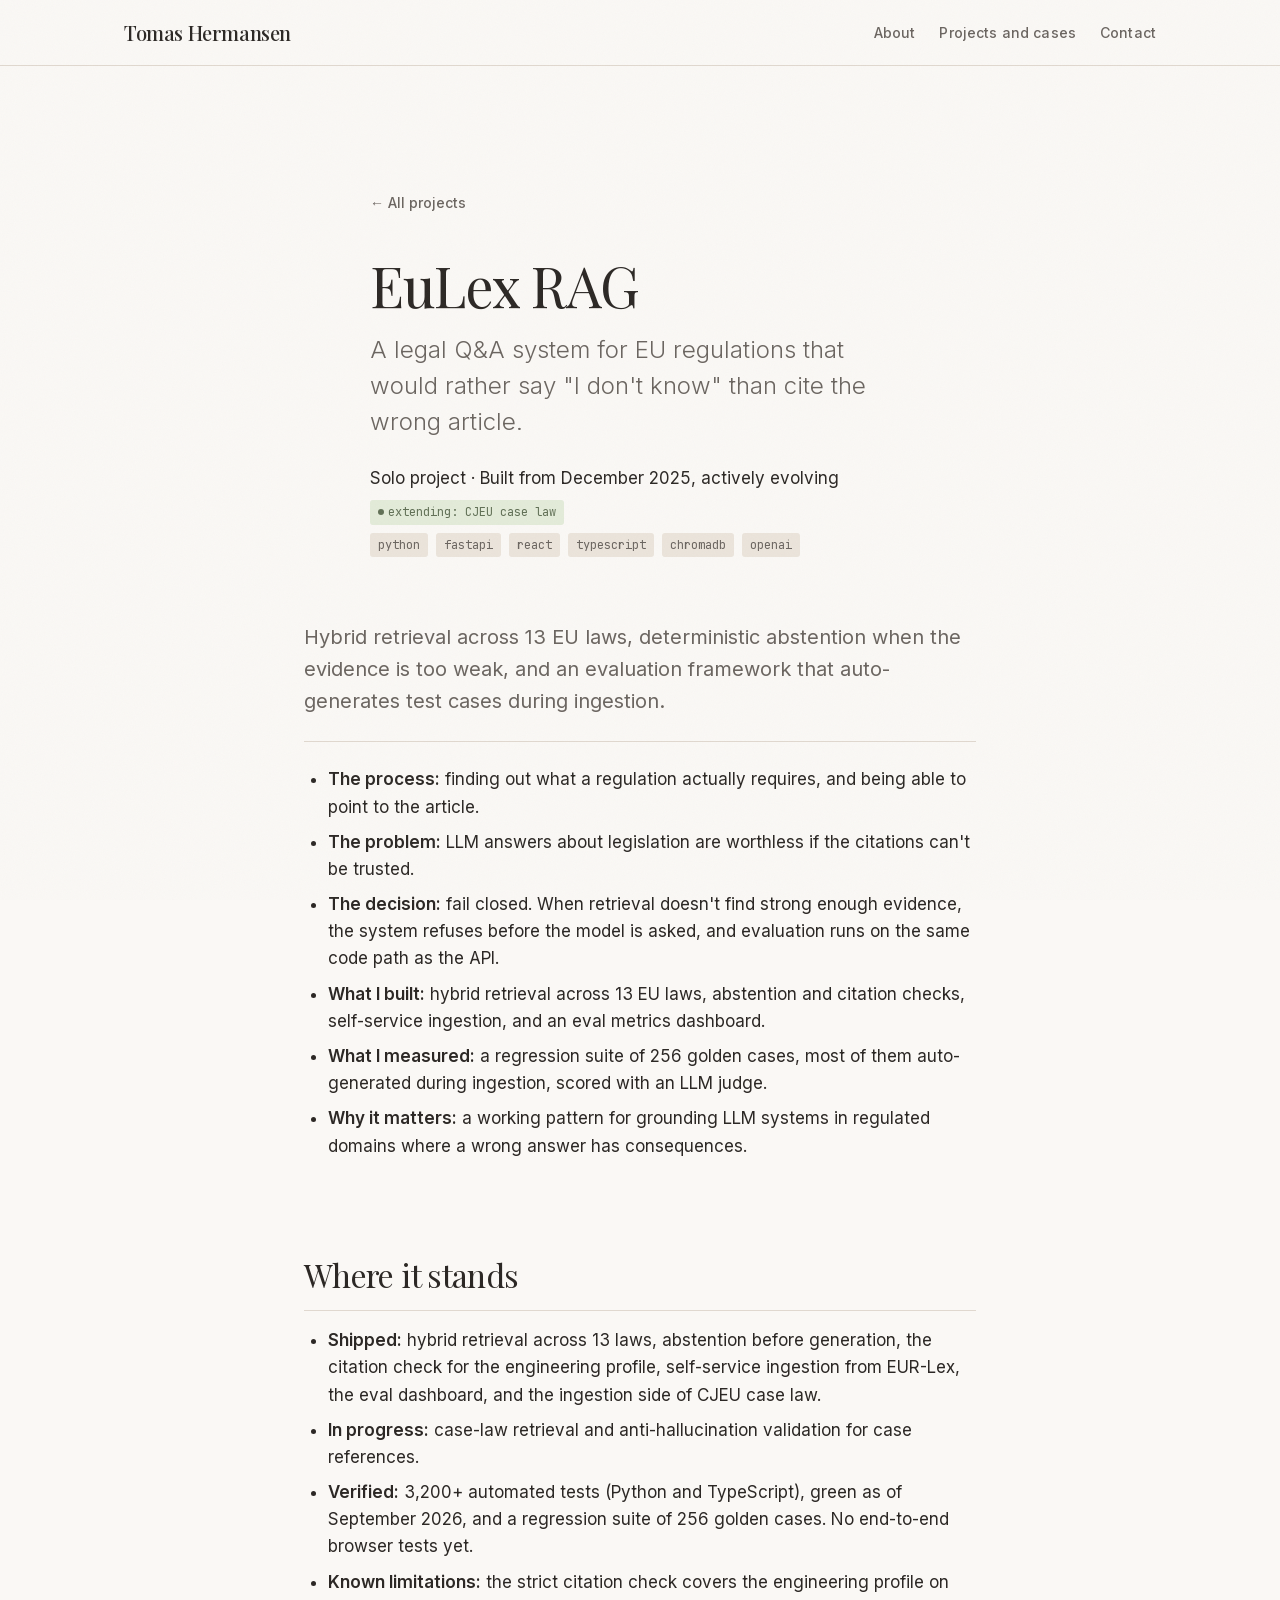
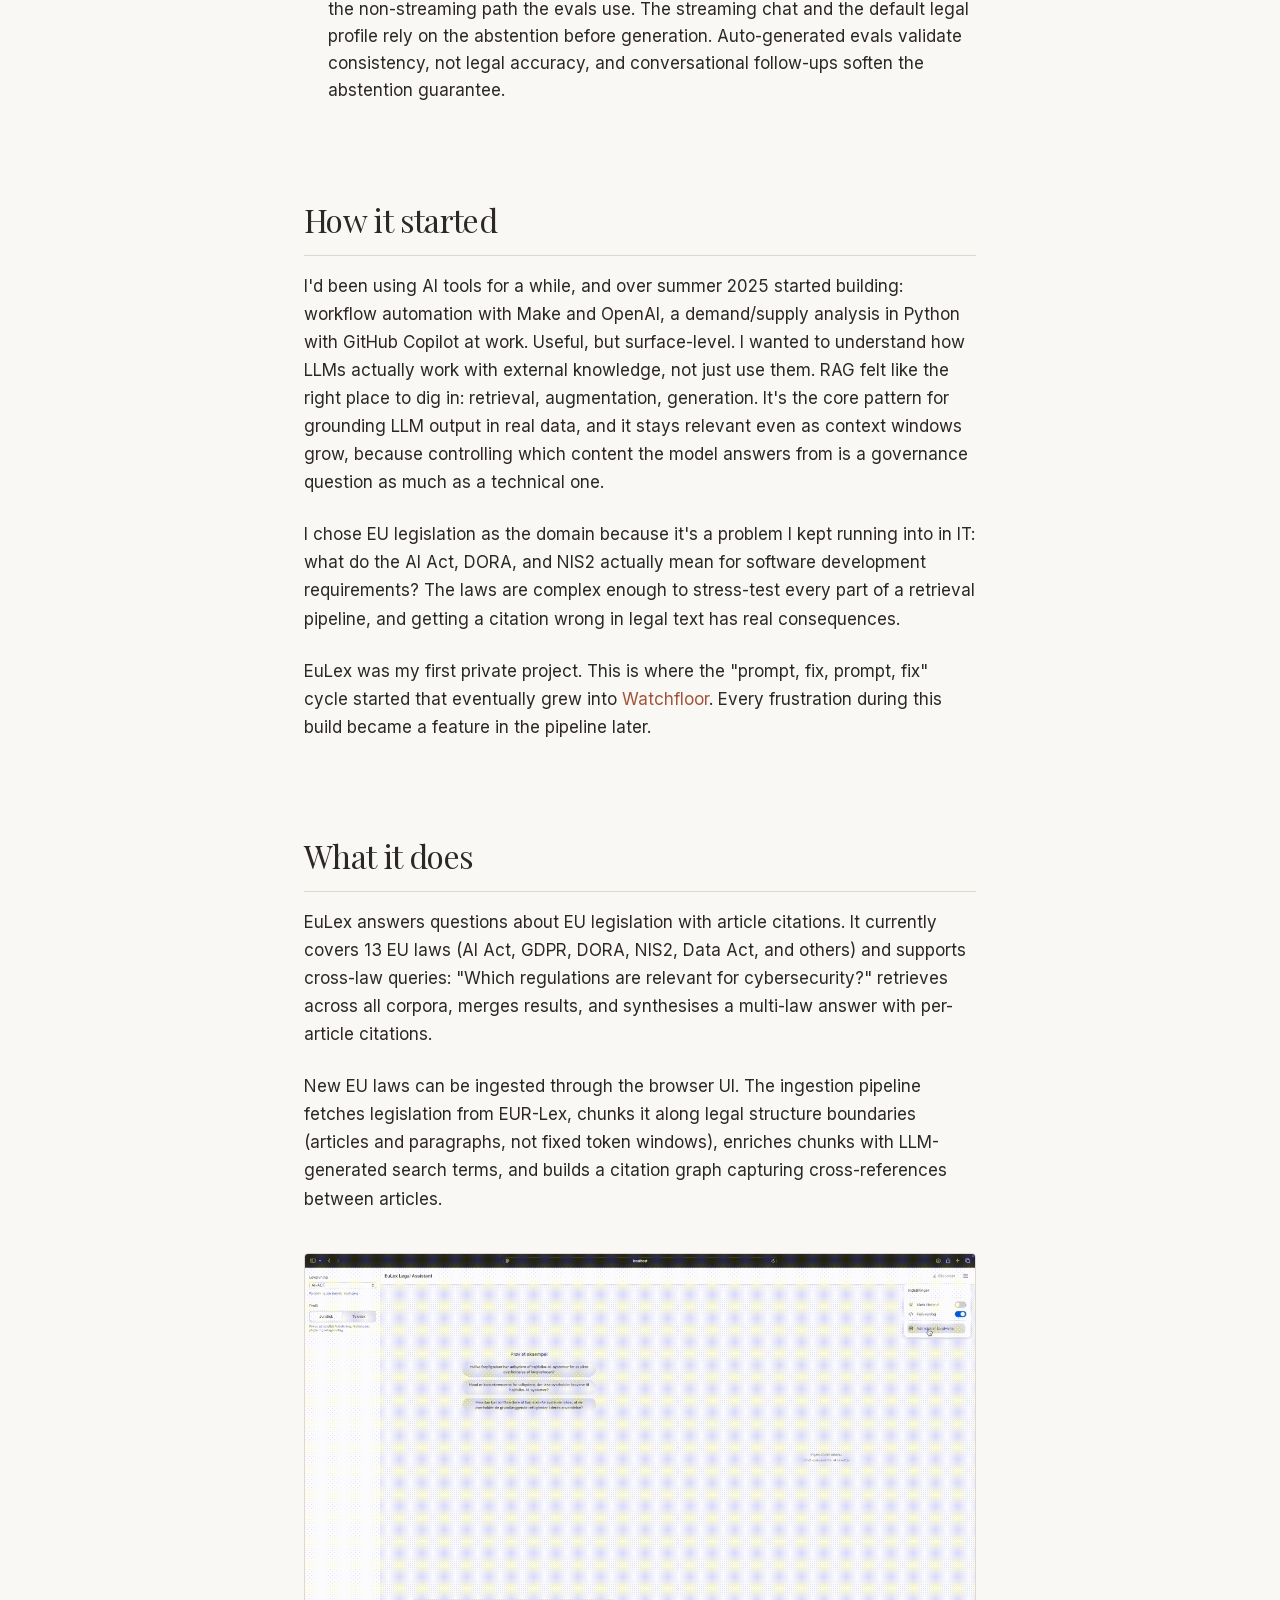
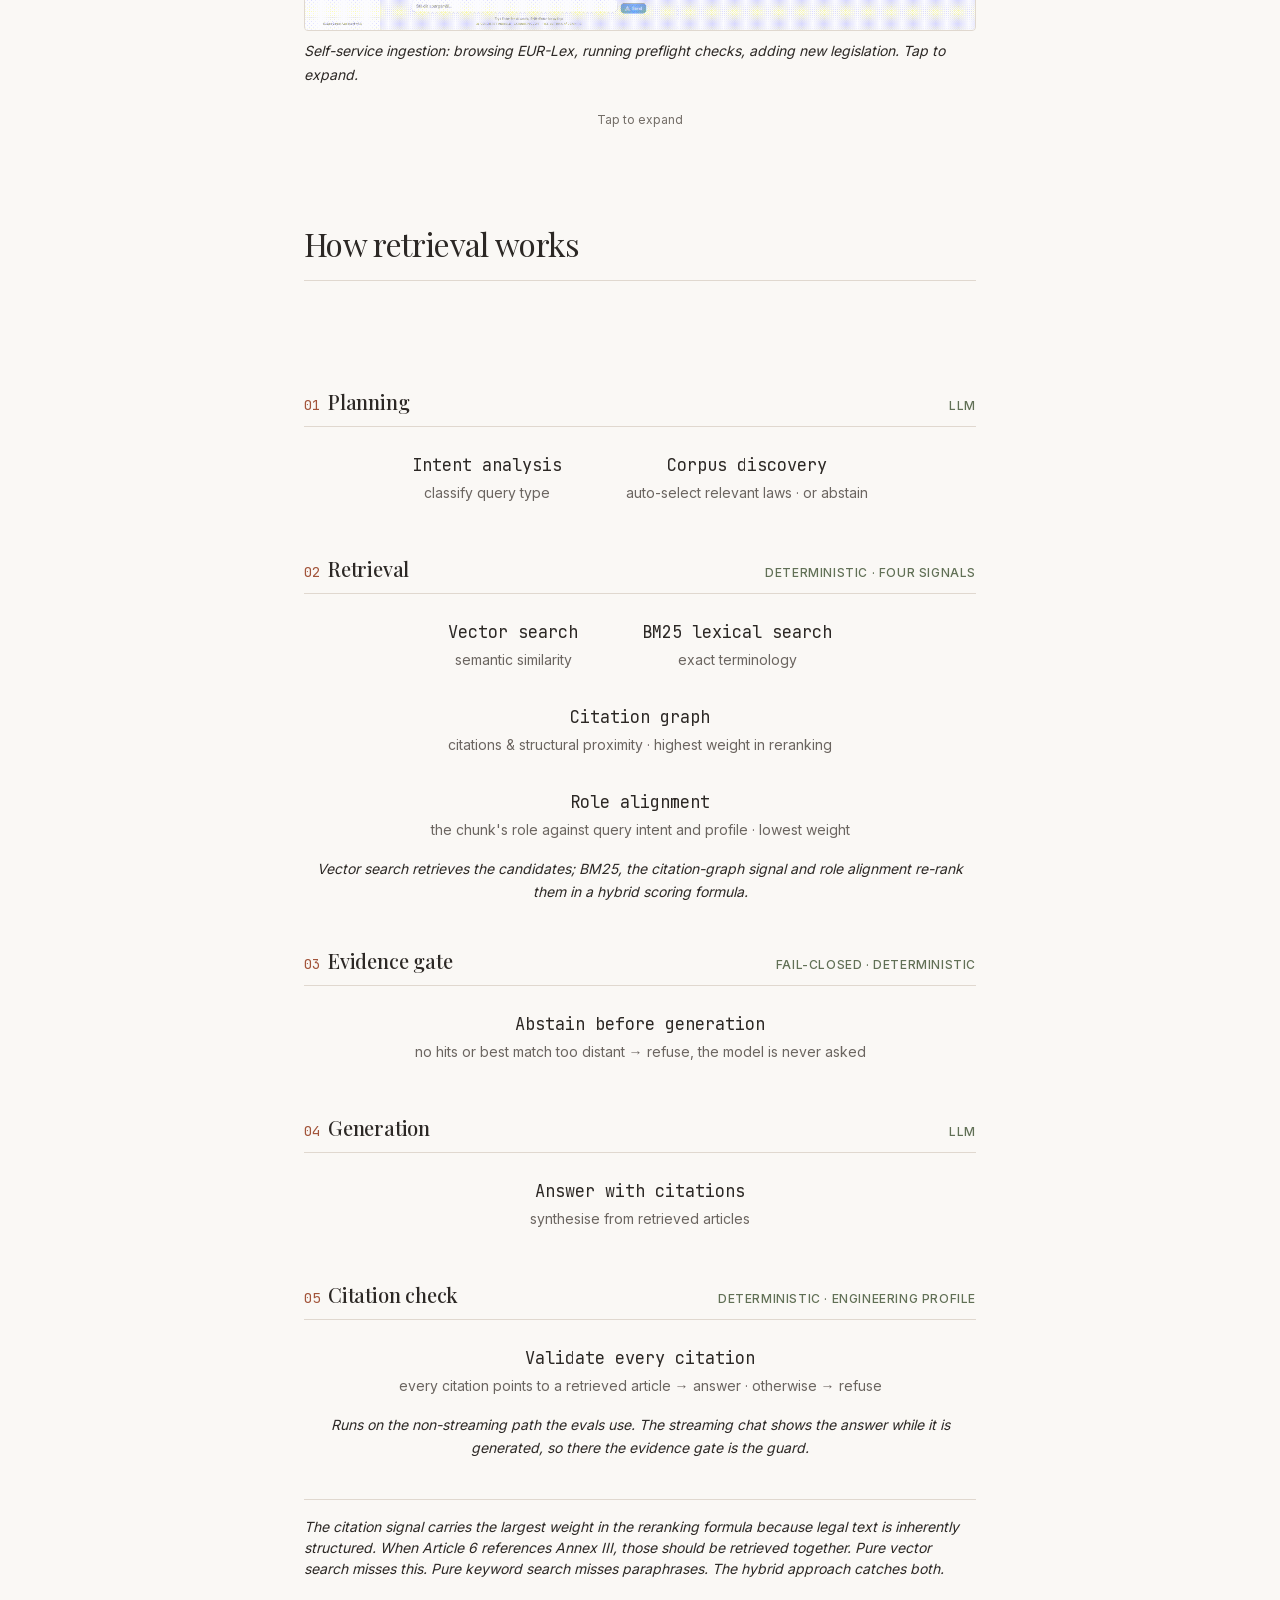
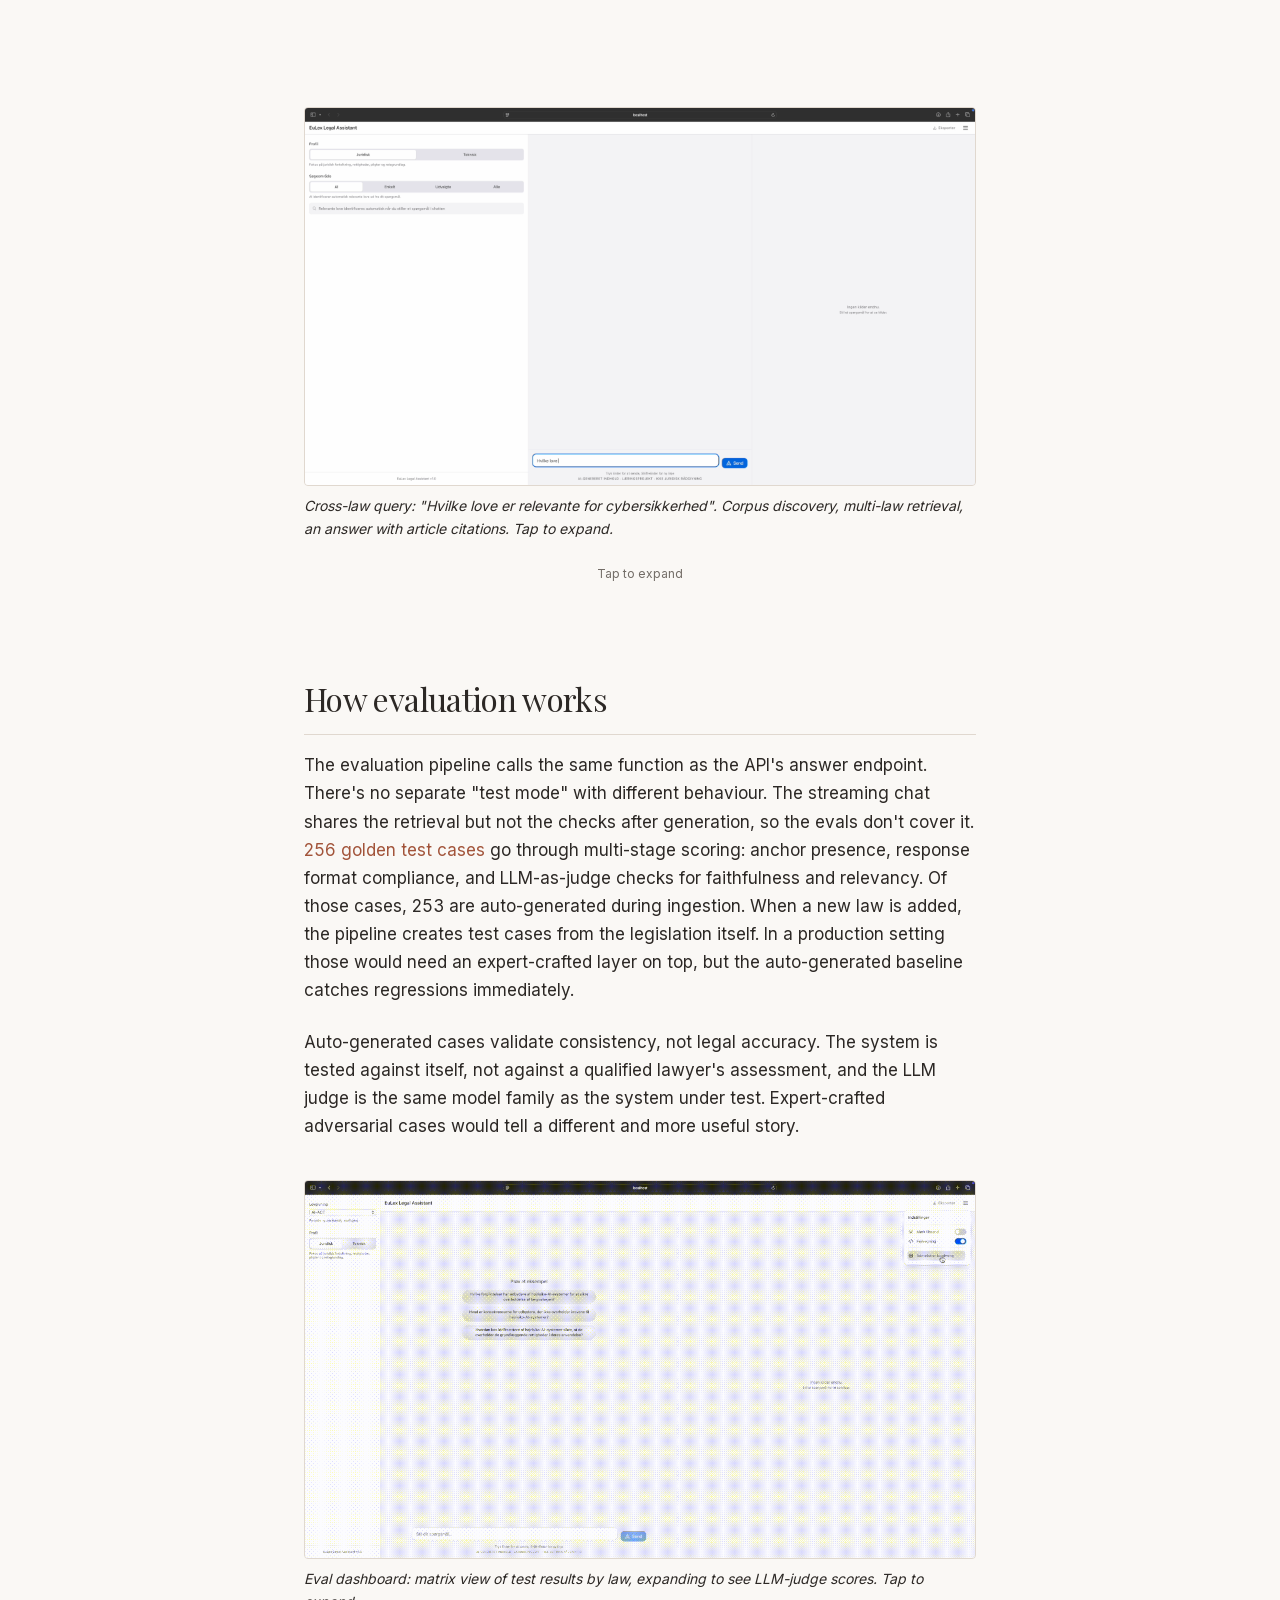
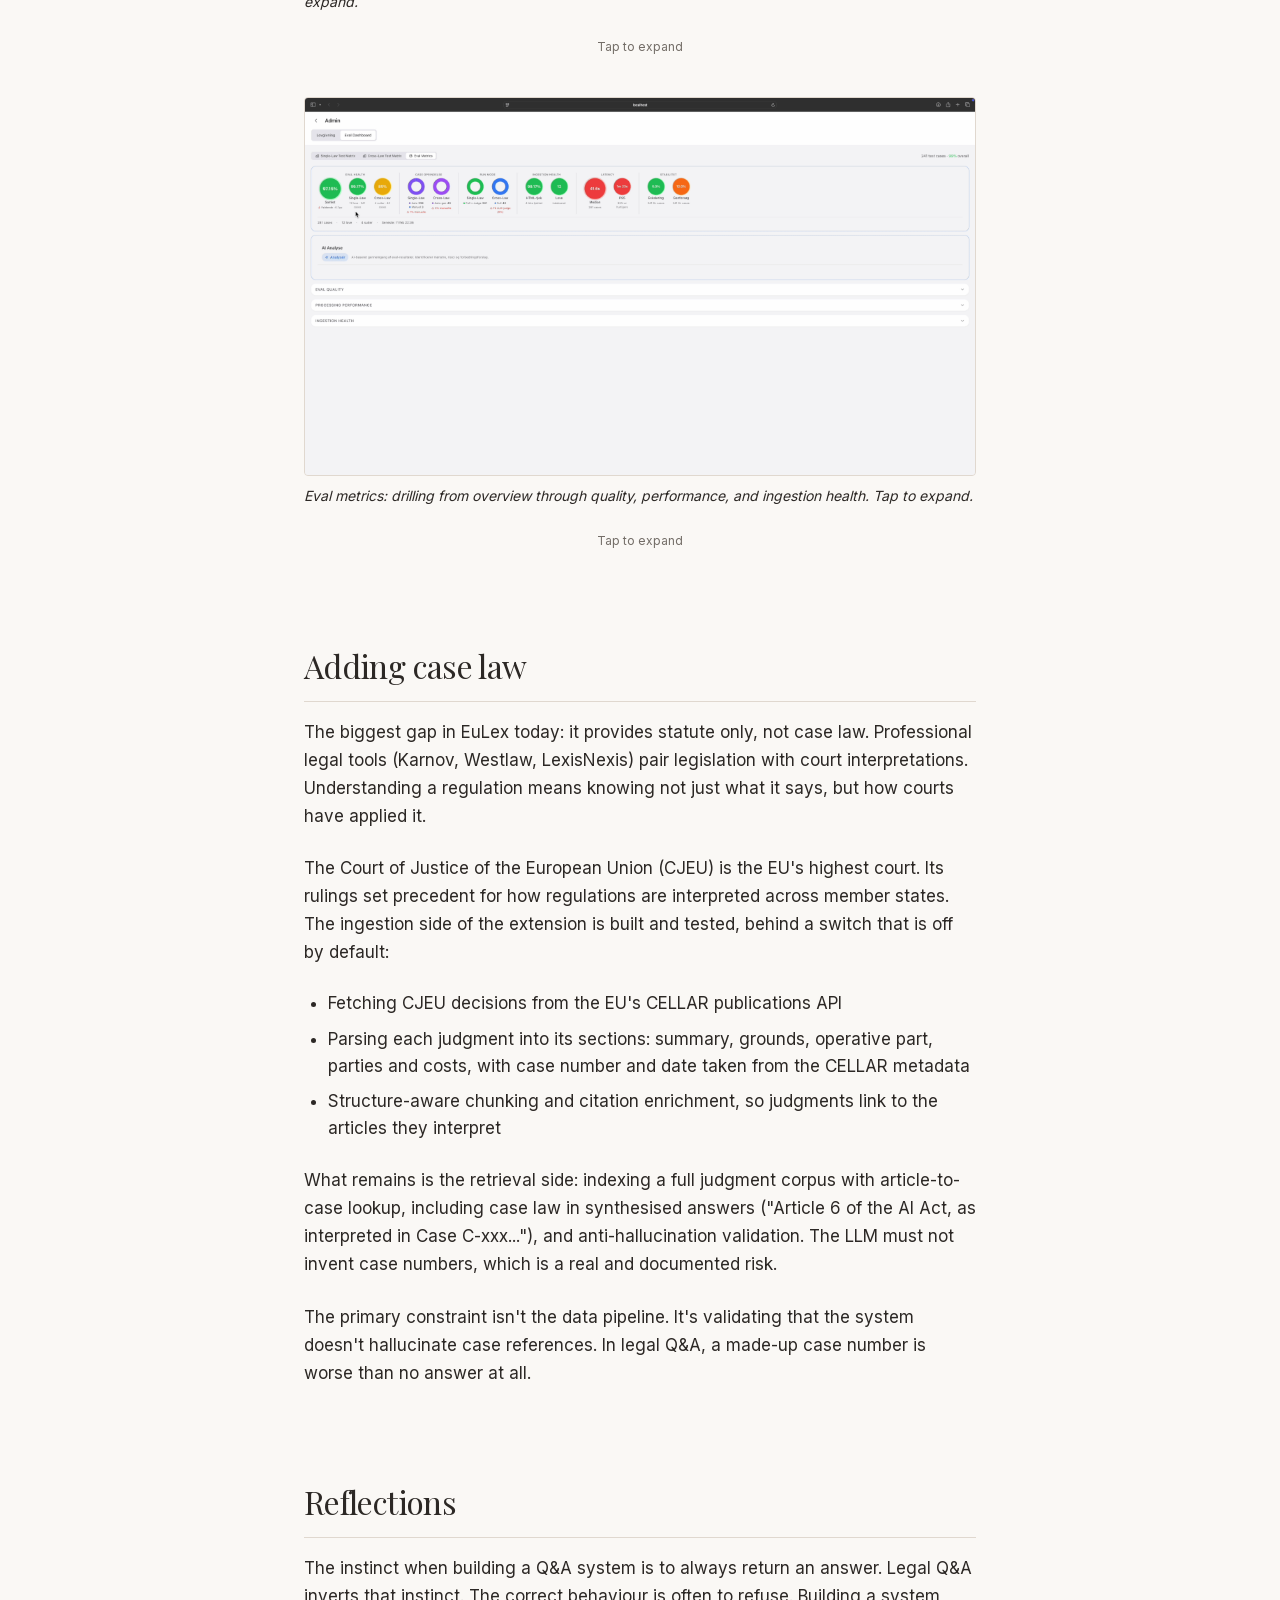
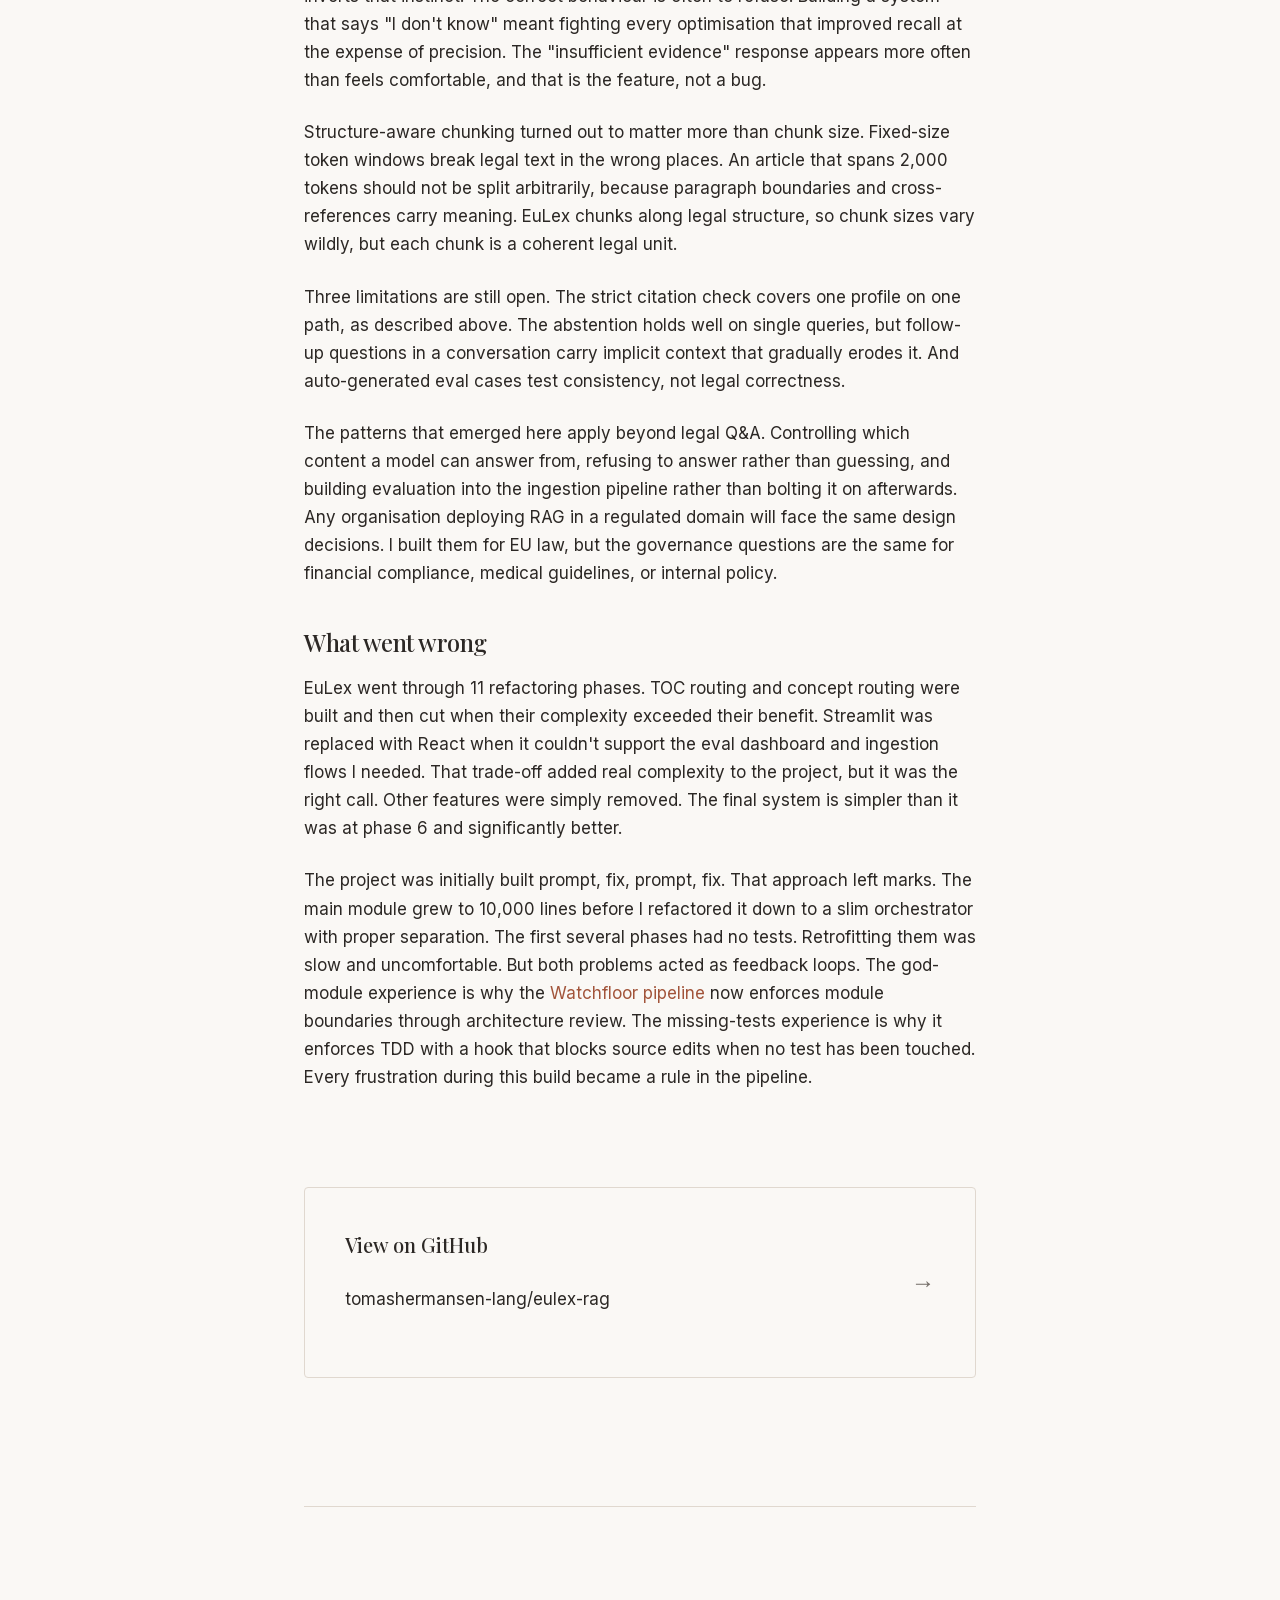
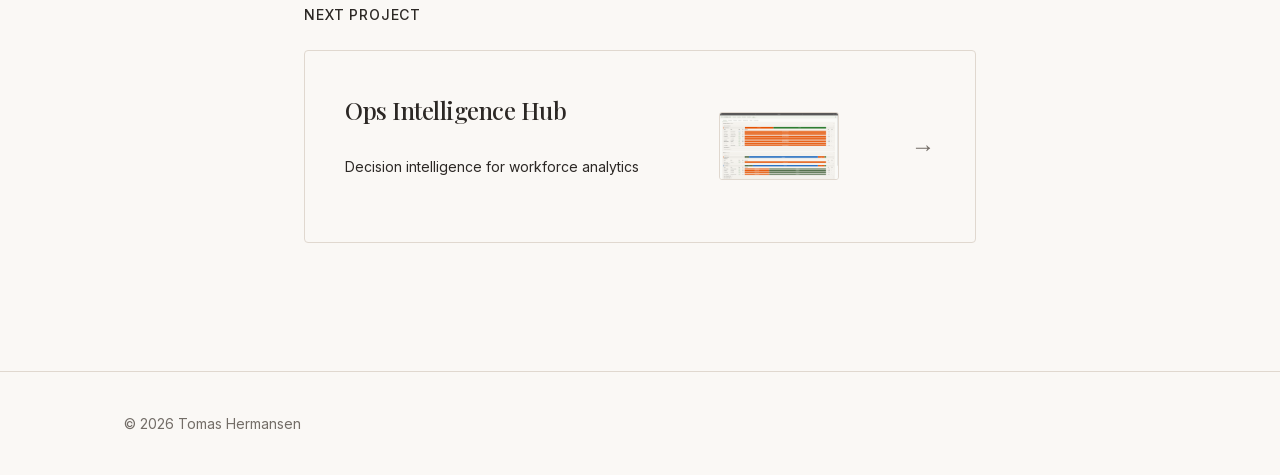
<file: projects/rag-framework.html>
<!DOCTYPE html>
<html lang="en">
<head>
  <meta charset="UTF-8">
  <meta name="viewport" content="width=device-width, initial-scale=1.0">
  <meta name="theme-color" content="#FAF8F5">
  <title>EuLex RAG | Tomas Hermansen</title>
  <meta name="description" content="Legal Q&A for EU regulations. Hybrid retrieval across 13 EU laws. Refuses to answer when the retrieved evidence is too weak, and tests every new law with auto-generated cases.">
  <meta property="og:type" content="article">
  <meta property="og:title" content="EuLex RAG | Tomas Hermansen">
  <meta property="og:description" content="Legal Q&A for EU regulations. Hybrid retrieval across 13 EU laws. Refuses to answer when the retrieved evidence is too weak, and tests every new law with auto-generated cases.">
  <meta property="og:url" content="https://tomashermansen-lang.github.io/portfolio/projects/rag-framework.html">
  <meta property="og:image" content="https://tomashermansen-lang.github.io/portfolio/assets/eulex/chat-demo.gif">
  <meta name="twitter:card" content="summary_large_image">

  <link rel="canonical" href="https://tomashermansen-lang.github.io/portfolio/projects/rag-framework.html">
  <link rel="icon" href="../assets/favicon.svg" type="image/svg+xml">
  <link rel="icon" href="../assets/favicon.ico" sizes="32x32">
  <link rel="apple-touch-icon" href="../assets/apple-touch-icon.png">
  <link rel="manifest" href="../site.webmanifest">
  <link rel="stylesheet" href="../style.css?v=8">
</head>
<body>

  <a href="#main" class="skip-link">Skip to content</a>

  <nav class="nav" aria-label="Primary">
    <div class="nav__inner">
      <a href="../index.html" class="nav__name">Tomas Hermansen</a>
      <button class="nav__toggle" aria-expanded="false" aria-controls="nav-menu" aria-label="Menu">
        <svg class="nav__icon-open" viewBox="0 0 24 24" fill="none" stroke="currentColor" stroke-width="2" stroke-linecap="round"><line x1="3" y1="6" x2="21" y2="6"/><line x1="3" y1="12" x2="21" y2="12"/><line x1="3" y1="18" x2="21" y2="18"/></svg>
        <svg class="nav__icon-close" viewBox="0 0 24 24" fill="none" stroke="currentColor" stroke-width="2" stroke-linecap="round"><line x1="18" y1="6" x2="6" y2="18"/><line x1="6" y1="6" x2="18" y2="18"/></svg>
      </button>
      <ul class="nav__links" id="nav-menu">
        <li><a href="../about.html">About</a></li>
        <li class="nav__dropdown-trigger">
          <a href="../index.html#projects" role="button" aria-expanded="false" aria-haspopup="true">Projects and cases</a>
          <div class="nav__dropdown" id="projects-dropdown">
            <ul class="nav__dropdown-menu" role="menu">
              <li><a href="contract-terms/" role="menuitem">From AI use case to working prototype <span class="nav__dropdown-desc">Case study: business case, prototype, delivery package</span></a></li>
              <li><a href="watchfloor.html" role="menuitem">Watchfloor <span class="nav__dropdown-desc">Agentic SDLC with human supervision</span></a></li>
              <li class="nav__dropdown-subitem"><a href="watchfloor-pipeline.html" role="menuitem" aria-label="Watchfloor chapter: The pipeline">The pipeline</a></li>
              <li class="nav__dropdown-subitem"><a href="watchfloor-autopilot.html" role="menuitem" aria-label="Watchfloor chapter: Autopilot and execution graphs">Autopilot &amp; execution graphs</a></li>
              <li class="nav__dropdown-subitem"><a href="watchfloor-observability.html" role="menuitem" aria-label="Watchfloor chapter: The watch floor">The watch floor</a></li>
              <li class="nav__dropdown-subitem"><a href="watchfloor-economics.html" role="menuitem" aria-label="Watchfloor chapter: Economics and model routing">Economics &amp; model routing</a></li>
              <li><a href="rag-framework.html" role="menuitem">EuLex RAG <span class="nav__dropdown-desc">Legal Q&amp;A across 13 EU laws</span></a></li>
              <li><a href="ops-intelligence-hub.html" role="menuitem">Ops Intelligence Hub <span class="nav__dropdown-desc">Decision intelligence for workforce analytics</span></a></li>
            </ul>
          </div>
        </li>
        <li><a href="../index.html#contact">Contact</a></li>
      </ul>
    </div>
  </nav>

  <main id="main">

    <section class="hero hero--project">
      <div class="container">
        <a href="../index.html#projects" class="back-link">&larr; All projects</a>
        <h1 class="hero__title hero__title--project">EuLex RAG</h1>
        <p class="hero__subtitle">A legal Q&amp;A system for EU regulations that would rather say "I don't know" than cite the wrong article.</p>
        <div class="hero__meta">
          <span>Solo project &middot; Built from December 2025, actively evolving</span>
        </div>
        <div class="hero__meta">
          <span class="chip chip--extending"><span class="chip__dot"></span> extending: CJEU case law</span>
        </div>
        <div class="project-card__tags" style="margin-top: var(--space-sm);">
          <span class="tag">python</span>
          <span class="tag">fastapi</span>
          <span class="tag">react</span>
          <span class="tag">typescript</span>
          <span class="tag">chromadb</span>
          <span class="tag">openai</span>
        </div>
      </div>
    </section>

    <div class="project-content">

      <p class="project-content__summary">
        Hybrid retrieval across 13 EU laws, deterministic abstention when the
        evidence is too weak, and an evaluation framework that auto-generates
        test cases during ingestion.
      </p>

      <ul>
        <li><strong>The process:</strong> finding out what a regulation actually requires, and being able to point to the article.</li>
        <li><strong>The problem:</strong> LLM answers about legislation are worthless if the citations can't be trusted.</li>
        <li><strong>The decision:</strong> fail closed. When retrieval doesn't find strong enough evidence, the system refuses before the model is asked, and evaluation runs on the same code path as the API.</li>
        <li><strong>What I built:</strong> hybrid retrieval across 13 EU laws, abstention and citation checks, self-service ingestion, and an eval metrics dashboard.</li>
        <li><strong>What I measured:</strong> a regression suite of 256 golden cases, most of them auto-generated during ingestion, scored with an LLM judge.</li>
        <li><strong>Why it matters:</strong> a working pattern for grounding LLM systems in regulated domains where a wrong answer has consequences.</li>
      </ul>

      <h2>Where it stands</h2>

      <ul>
        <li><strong>Shipped:</strong> hybrid retrieval across 13 laws, abstention before generation, the citation check for the engineering profile, self-service ingestion from EUR-Lex, the eval dashboard, and the ingestion side of CJEU case law.</li>
        <li><strong>In progress:</strong> case-law retrieval and anti-hallucination validation for case references.</li>
        <li><strong>Verified:</strong> 3,200+ automated tests (Python and TypeScript), green as of September 2026, and a regression suite of 256 golden cases. No end-to-end browser tests yet.</li>
        <li><strong>Known limitations:</strong> the strict citation check covers the engineering profile on the non-streaming path the evals use. The streaming chat and the default legal profile rely on the abstention before generation. Auto-generated evals validate consistency, not legal accuracy, and conversational follow-ups soften the abstention guarantee.</li>
      </ul>

      <h2>How it started</h2>

      <p>
        I'd been using AI tools for a while, and over summer 2025 started
        building: workflow automation with Make and OpenAI, a demand/supply
        analysis in Python with GitHub Copilot at work. Useful, but
        surface-level. I wanted to understand how LLMs
        actually work with external knowledge, not just use them. RAG felt
        like the right place to dig in: retrieval, augmentation, generation.
        It's the core pattern for grounding LLM output in real data, and it
        stays relevant even as context windows grow, because controlling
        which content the model answers from is a governance question as
        much as a technical one.
      </p>

      <p>
        I chose EU legislation as the domain because it's a problem I kept
        running into in IT: what do the AI Act, DORA, and NIS2 actually mean
        for software development requirements? The laws are complex enough to
        stress-test every part of a retrieval pipeline, and getting a citation
        wrong in legal text has real consequences.
      </p>

      <p>
        EuLex was my first private project. This is where the "prompt, fix,
        prompt, fix" cycle started that eventually grew into
        <a href="watchfloor.html">Watchfloor</a>. Every
        frustration during this build became a feature in the pipeline later.
      </p>

      <h2>What it does</h2>

      <p>
        EuLex answers questions about EU legislation with article citations. It
        currently covers 13 EU laws (AI Act, GDPR, DORA, NIS2, Data Act, and others)
        and supports cross-law queries: "Which regulations are relevant for cybersecurity?"
        retrieves across all corpora, merges results, and synthesises a multi-law answer
        with per-article citations.
      </p>

      <p>
        New EU laws can be ingested through the browser UI. The ingestion pipeline fetches
        legislation from EUR-Lex, chunks it along legal structure boundaries (articles and
        paragraphs, not fixed token windows), enriches chunks with LLM-generated search
        terms, and builds a citation graph capturing cross-references between articles.
      </p>

      <div class="screenshot">
        <img src="../assets/eulex/legislation-browser.gif" alt="Admin panel browsing EUR-Lex, running preflight checks, ingesting new legislation" class="screenshot__image" loading="lazy">
        <p class="screenshot__caption">Self-service ingestion: browsing EUR-Lex, running preflight checks, adding new legislation. Tap to expand.</p>
      </div>

      <h2>How retrieval works</h2>

      <!-- Retrieval pipeline — typography-driven -->
      <div class="exec-graph">

        <div class="exec-graph__phase">
          <div class="exec-graph__phase-header">
            <span class="exec-graph__phase-number">01</span>
            <span class="exec-graph__phase-name">Planning</span>
            <span class="exec-graph__gate">LLM</span>
          </div>
          <div class="exec-graph__tasks">
            <div class="exec-graph__task">
              <span class="exec-graph__task-name">Intent analysis</span>
              <span class="exec-graph__task-meta">classify query type</span>
            </div>
            <div class="exec-graph__task">
              <span class="exec-graph__task-name">Corpus discovery</span>
              <span class="exec-graph__task-meta">auto-select relevant laws &middot; or abstain</span>
            </div>
          </div>
        </div>

        <div class="exec-graph__phase">
          <div class="exec-graph__phase-header">
            <span class="exec-graph__phase-number">02</span>
            <span class="exec-graph__phase-name">Retrieval</span>
            <span class="exec-graph__gate">deterministic &middot; four signals</span>
          </div>
          <div class="exec-graph__tasks">
            <div class="exec-graph__task">
              <span class="exec-graph__task-name">Vector search</span>
              <span class="exec-graph__task-meta">semantic similarity</span>
            </div>
            <div class="exec-graph__task">
              <span class="exec-graph__task-name">BM25 lexical search</span>
              <span class="exec-graph__task-meta">exact terminology</span>
            </div>
            <div class="exec-graph__task">
              <span class="exec-graph__task-name">Citation graph</span>
              <span class="exec-graph__task-meta">citations &amp; structural proximity &middot; highest weight in reranking</span>
            </div>
            <div class="exec-graph__task">
              <span class="exec-graph__task-name">Role alignment</span>
              <span class="exec-graph__task-meta">the chunk's role against query intent and profile &middot; lowest weight</span>
            </div>
          </div>
          <p class="exec-graph__note">Vector search retrieves the candidates; BM25, the citation-graph signal and role alignment re-rank them in a hybrid scoring formula.</p>
        </div>

        <div class="exec-graph__phase">
          <div class="exec-graph__phase-header">
            <span class="exec-graph__phase-number">03</span>
            <span class="exec-graph__phase-name">Evidence gate</span>
            <span class="exec-graph__gate">fail-closed &middot; deterministic</span>
          </div>
          <div class="exec-graph__tasks">
            <div class="exec-graph__task">
              <span class="exec-graph__task-name">Abstain before generation</span>
              <span class="exec-graph__task-meta">no hits or best match too distant &rarr; refuse, the model is never asked</span>
            </div>
          </div>
        </div>

        <div class="exec-graph__phase">
          <div class="exec-graph__phase-header">
            <span class="exec-graph__phase-number">04</span>
            <span class="exec-graph__phase-name">Generation</span>
            <span class="exec-graph__gate">LLM</span>
          </div>
          <div class="exec-graph__tasks">
            <div class="exec-graph__task">
              <span class="exec-graph__task-name">Answer with citations</span>
              <span class="exec-graph__task-meta">synthesise from retrieved articles</span>
            </div>
          </div>
        </div>

        <div class="exec-graph__phase">
          <div class="exec-graph__phase-header">
            <span class="exec-graph__phase-number">05</span>
            <span class="exec-graph__phase-name">Citation check</span>
            <span class="exec-graph__gate">deterministic &middot; engineering profile</span>
          </div>
          <div class="exec-graph__tasks">
            <div class="exec-graph__task">
              <span class="exec-graph__task-name">Validate every citation</span>
              <span class="exec-graph__task-meta">every citation points to a retrieved article &rarr; answer &middot; otherwise &rarr; refuse</span>
            </div>
          </div>
          <p class="exec-graph__note">Runs on the non-streaming path the evals use. The streaming chat shows the answer while it is generated, so there the evidence gate is the guard.</p>
        </div>

        <p class="exec-graph__caption">The citation signal carries the largest weight in the reranking formula because legal text is inherently structured. When Article 6 references Annex III, those should be retrieved together. Pure vector search misses this. Pure keyword search misses paraphrases. The hybrid approach catches both.</p>
      </div>

      <div class="screenshot">
        <img src="../assets/eulex/chat-demo.gif" alt="Cross-law query demo showing AI-powered corpus discovery, multi-law retrieval, and an answer with article citations" class="screenshot__image" loading="lazy">
        <p class="screenshot__caption">Cross-law query: "Hvilke love er relevante for cybersikkerhed". Corpus discovery, multi-law retrieval, an answer with article citations. Tap to expand.</p>
      </div>

      <h2>How evaluation works</h2>

      <p>
        The evaluation pipeline calls the same function as the API's answer endpoint.
        There's no separate "test mode" with different behaviour. The streaming chat
        shares the retrieval but not the checks after generation, so the evals don't
        cover it.
        <a href="https://github.com/tomashermansen-lang/eulex-rag/tree/main/data/evals" target="_blank" rel="noopener noreferrer">256 golden test cases</a>
        go through multi-stage scoring: anchor presence, response format compliance,
        and LLM-as-judge checks for faithfulness and relevancy. Of those cases, 253 are
        auto-generated during ingestion. When a new law is added, the
        pipeline creates test cases from the legislation itself. In a production setting
        those would need an expert-crafted layer on top, but the auto-generated baseline
        catches regressions immediately.
      </p>

      <p>
        Auto-generated cases validate consistency, not legal accuracy.
        The system is tested against itself, not against a qualified lawyer's assessment,
        and the LLM judge is the same model family as the system under test.
        Expert-crafted adversarial cases would tell a different and more useful story.
      </p>

      <div class="screenshot">
        <img src="../assets/eulex/eval-dashboard.gif" alt="Eval dashboard showing matrix view of test results by law, expanding to see LLM-judge scores" class="screenshot__image" loading="lazy">
        <p class="screenshot__caption">Eval dashboard: matrix view of test results by law, expanding to see LLM-judge scores. Tap to expand.</p>
      </div>

      <div class="screenshot">
        <img src="../assets/eulex/eval-metrics.gif" alt="Eval metrics drilling down through quality, performance, and ingestion health with AI-powered analysis" class="screenshot__image" loading="lazy">
        <p class="screenshot__caption">Eval metrics: drilling from overview through quality, performance, and ingestion health. Tap to expand.</p>
      </div>

      <h2>Adding case law</h2>

      <p>
        The biggest gap in EuLex today: it provides statute only, not case law. Professional
        legal tools (Karnov, Westlaw, LexisNexis) pair legislation with court interpretations.
        Understanding a regulation means knowing not just what it says, but how courts have
        applied it.
      </p>

      <p>
        The Court of Justice of the European Union (CJEU) is the EU's highest court. Its
        rulings set precedent for how regulations are interpreted across member states.
        The ingestion side of the extension is built and tested, behind a switch that is off by default:
      </p>

      <ul>
        <li>Fetching CJEU decisions from the EU's CELLAR publications API</li>
        <li>Parsing each judgment into its sections: summary, grounds, operative part, parties and costs, with case number and date taken from the CELLAR metadata</li>
        <li>Structure-aware chunking and citation enrichment, so judgments link to the articles they interpret</li>
      </ul>

      <p>
        What remains is the retrieval side: indexing a full judgment corpus with
        article-to-case lookup, including case law in synthesised answers ("Article 6
        of the AI Act, as interpreted in Case C-xxx..."), and anti-hallucination
        validation. The LLM must not invent case numbers, which is a real and
        documented risk.
      </p>

      <p>
        The primary constraint isn't the data pipeline. It's validating that the system
        doesn't hallucinate case references. In legal Q&amp;A, a made-up case number is worse
        than no answer at all.
      </p>

      <h2>Reflections</h2>

      <p>
        The instinct when building a Q&amp;A system is to always return an answer. Legal
        Q&amp;A inverts that instinct. The correct behaviour is often to refuse. Building
        a system that says "I don't know" meant fighting every optimisation that improved
        recall at the expense of precision. The "insufficient evidence" response appears
        more often than feels comfortable, and that is the feature, not a bug.
      </p>

      <p>
        Structure-aware chunking turned out to matter more than chunk size. Fixed-size token
        windows break legal text in the wrong places. An article that spans 2,000 tokens
        should not be split arbitrarily, because paragraph boundaries and cross-references
        carry meaning. EuLex chunks along legal structure, so chunk sizes vary wildly, but
        each chunk is a coherent legal unit.
      </p>

      <p>
        Three limitations are still open. The strict citation check covers one profile on
        one path, as described above. The abstention holds well on single queries, but
        follow-up questions in a conversation carry implicit context that gradually erodes
        it. And auto-generated eval cases test consistency, not legal correctness.
      </p>

      <p>
        The patterns that emerged here apply beyond legal Q&amp;A. Controlling which
        content a model can answer from, refusing to answer rather than guessing, and
        building evaluation into the ingestion pipeline rather than bolting it on
        afterwards. Any organisation deploying RAG in a regulated domain will face the
        same design decisions. I built them for EU law, but the governance questions
        are the same for financial compliance, medical guidelines, or internal policy.
      </p>

      <h3>What went wrong</h3>

      <p>
        EuLex went through 11 refactoring phases. TOC routing and concept routing were
        built and then cut when their complexity exceeded their benefit. Streamlit was
        replaced with React when it couldn't support the eval dashboard and ingestion
        flows I needed. That trade-off added real complexity to the project, but it was
        the right call. Other features were simply removed. The final system is simpler
        than it was at phase 6 and significantly better.
      </p>

      <p>
        The project was initially built prompt, fix, prompt, fix. That approach left marks.
        The main module grew to 10,000 lines before I refactored it down to a slim
        orchestrator with proper separation. The first several phases had no tests.
        Retrofitting them was slow and uncomfortable. But both problems acted as feedback
        loops. The god-module experience is why the
        <a href="watchfloor-pipeline.html">Watchfloor pipeline</a> now enforces module
        boundaries through architecture review. The missing-tests experience is why it
        enforces TDD with a hook that blocks source edits when no test has been
        touched. Every frustration during this build became a rule in the pipeline.
      </p>

      <!-- Repo link -->
      <a href="https://github.com/tomashermansen-lang/eulex-rag" class="project-cta" target="_blank" rel="noopener noreferrer">
        <div>
          <p class="project-cta__label">View on GitHub</p>
          <p class="project-cta__text">tomashermansen-lang/eulex-rag</p>
        </div>
        <span class="project-cta__arrow">&rarr;</span>
      </a>

      <div class="next-project">
        <p class="next-project__label">Next project</p>
        <a href="ops-intelligence-hub.html" class="next-project__link">
          <div>
            <p class="next-project__title">Ops Intelligence Hub</p>
            <p class="next-project__description">Decision intelligence for workforce analytics</p>
          </div>
          <div class="next-project__thumbnail">
            <img src="../screenshots/oih-data-org.png" alt="" loading="lazy" width="120" height="68">
          </div>
          <span class="next-project__arrow" aria-hidden="true">&rarr;</span>
        </a>
      </div>

    </div>

  </main>

  <footer class="footer">
    <div class="footer__inner">
      <span>&copy; 2026 Tomas Hermansen</span>
    </div>
  </footer>

  <script src="../lightbox.js"></script>
  <script>window.goatcounter = { path: function () { return location.pathname.replace(/\/index\.html$/, "/"); } };</script>
  <script data-goatcounter="https://tomashermansen.goatcounter.com/count" async src="//gc.zgo.at/count.js"></script>
</body>
</html>
</file>
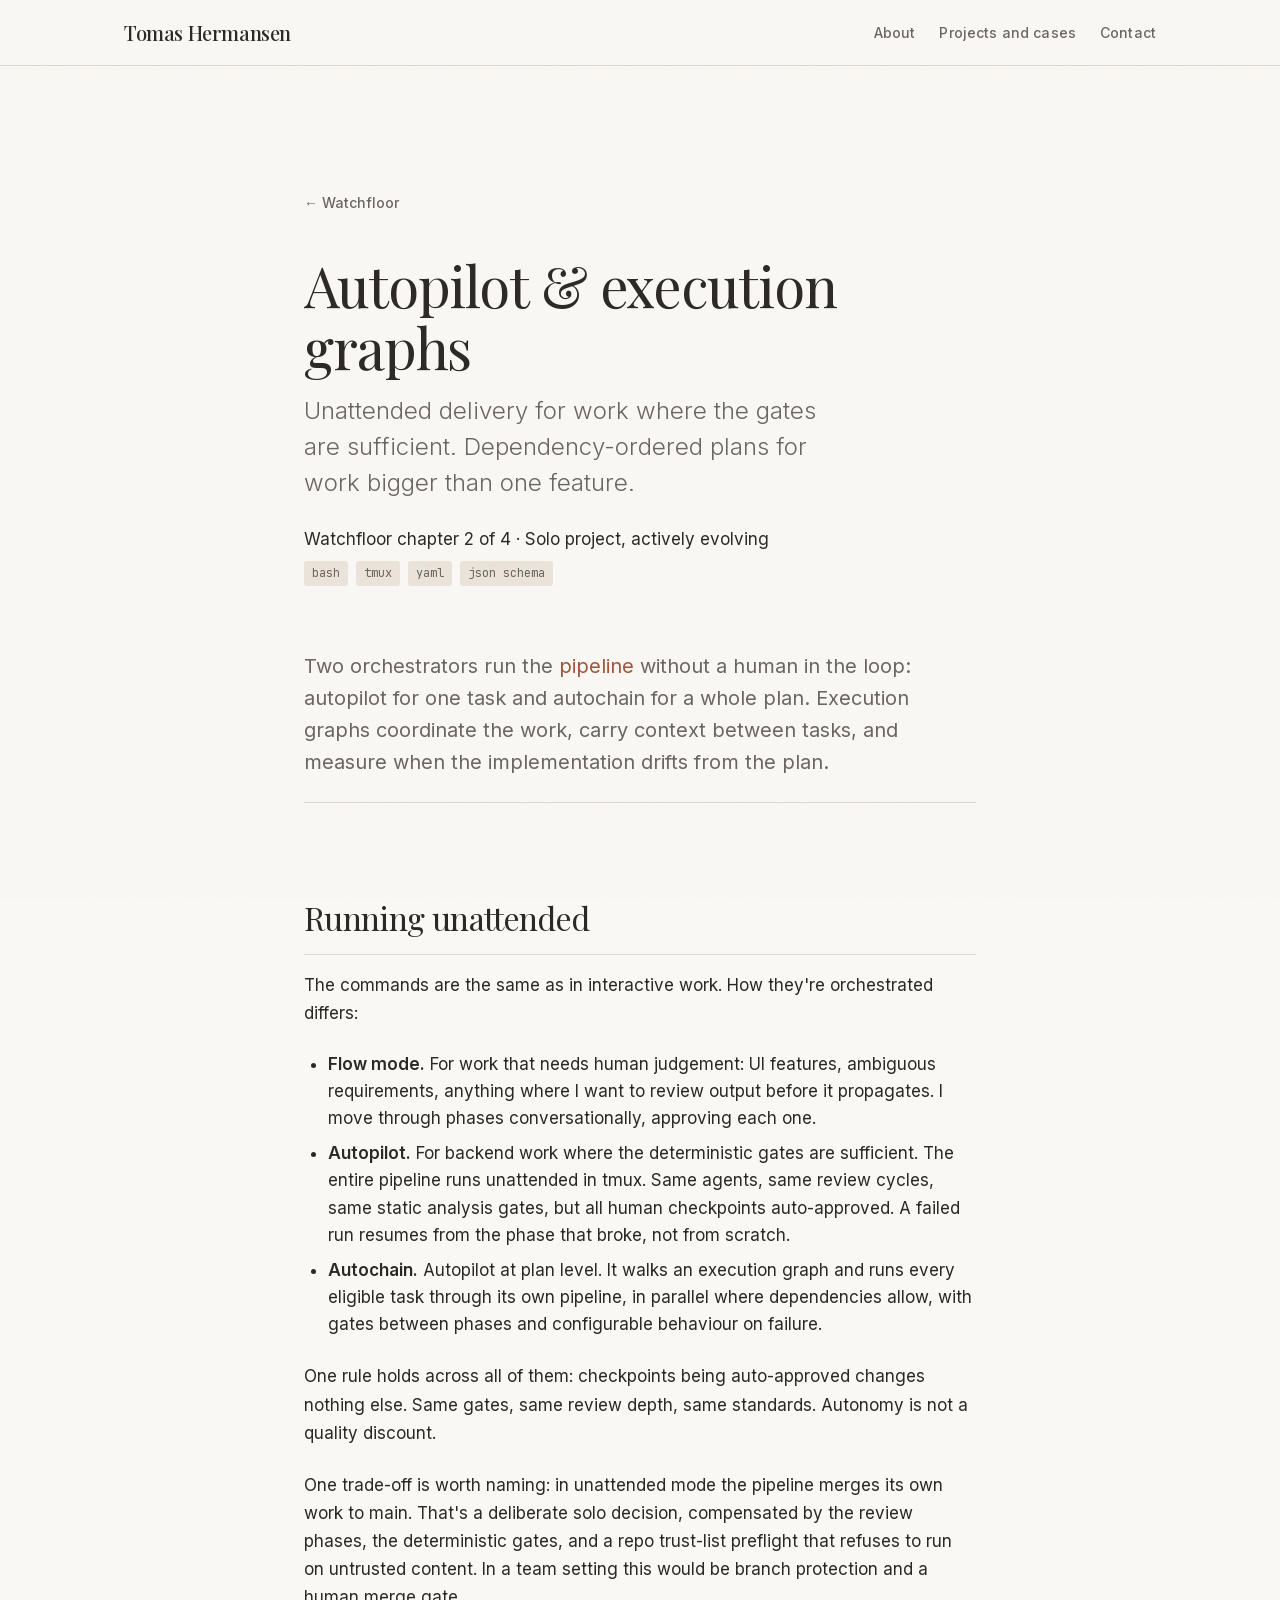
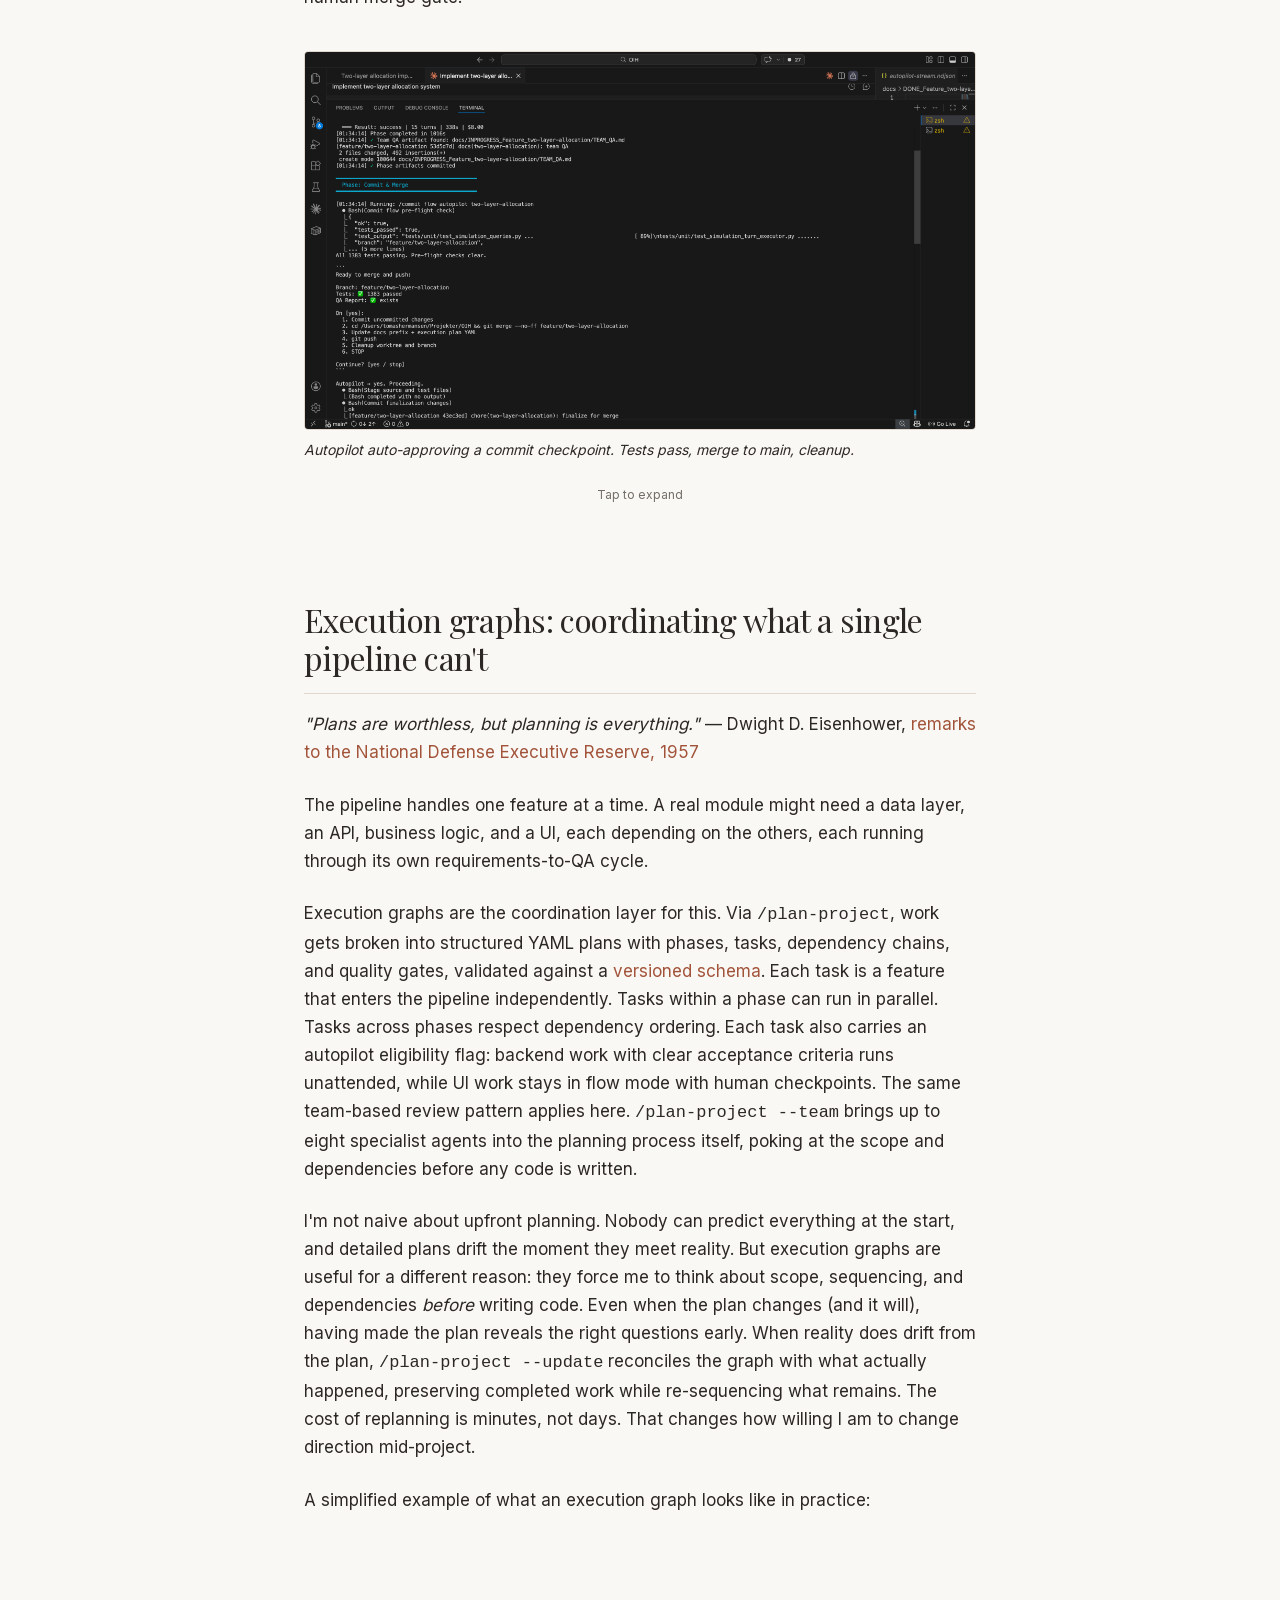
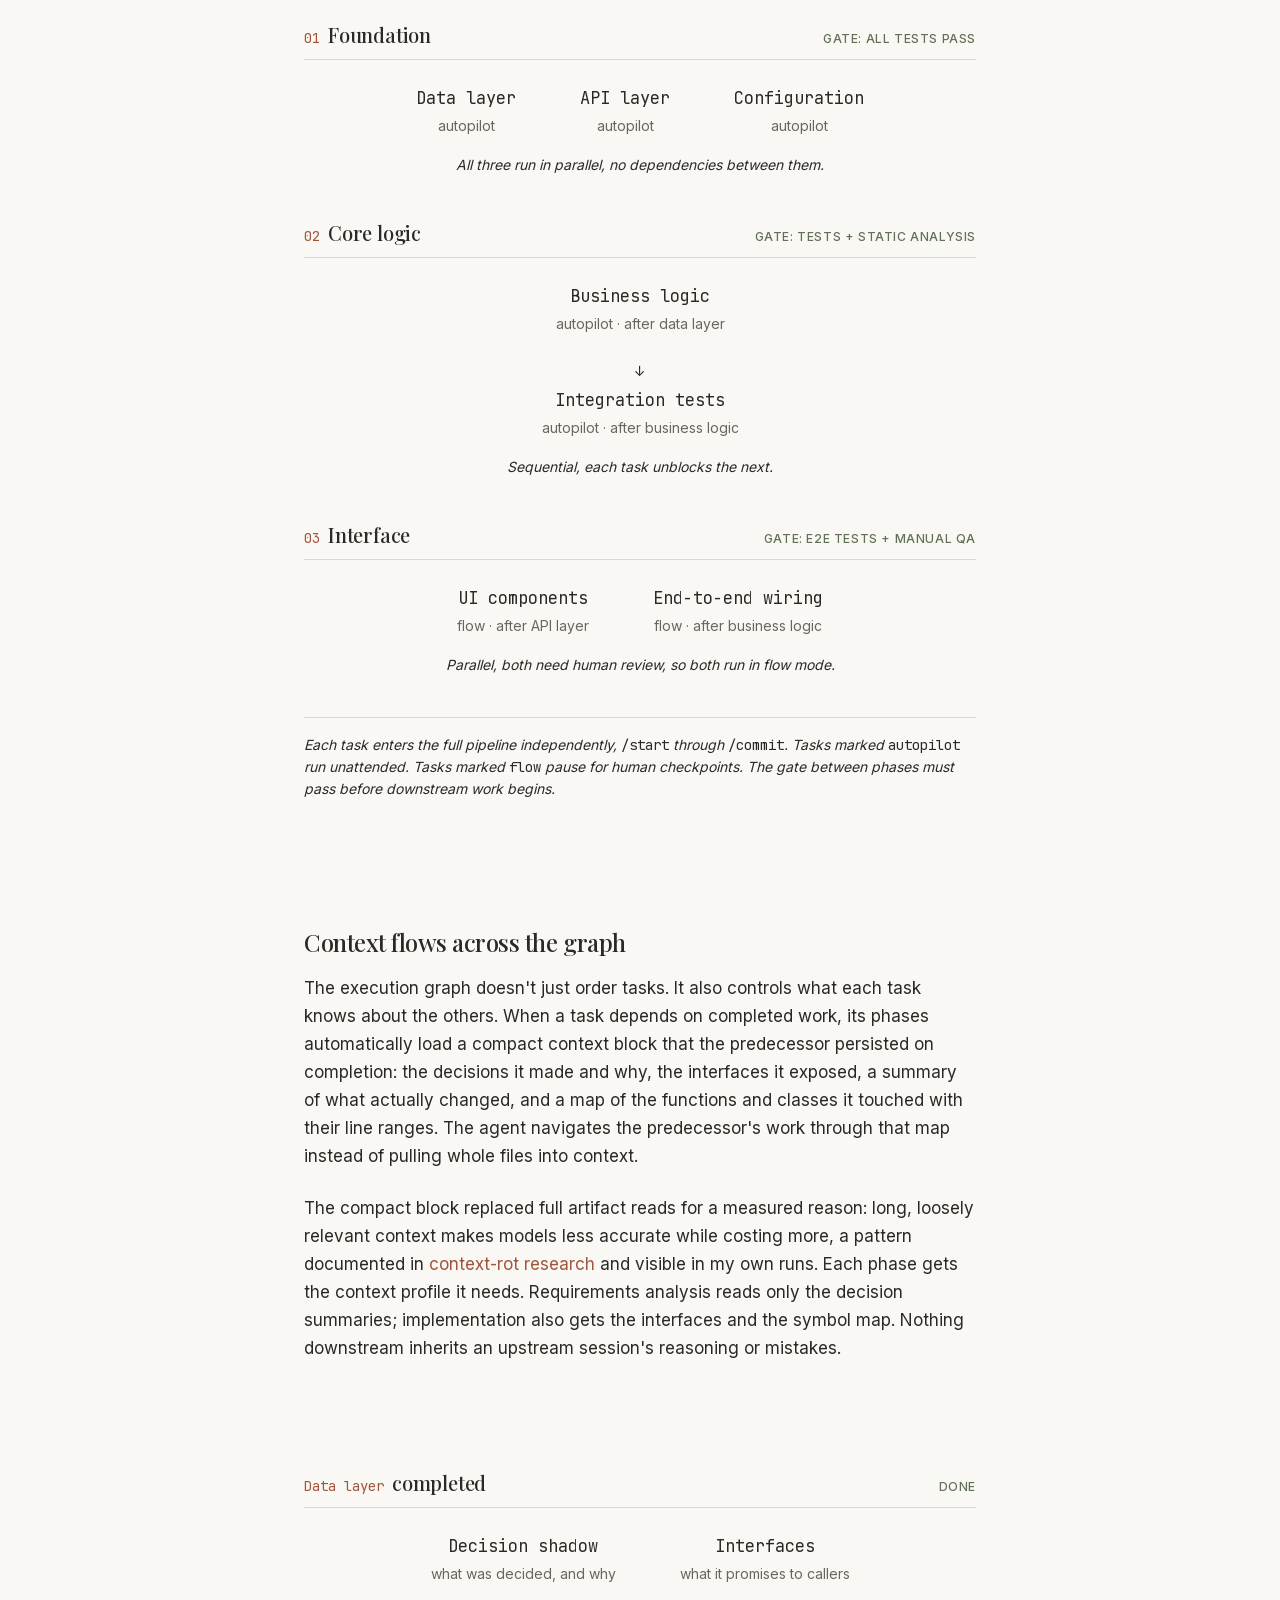
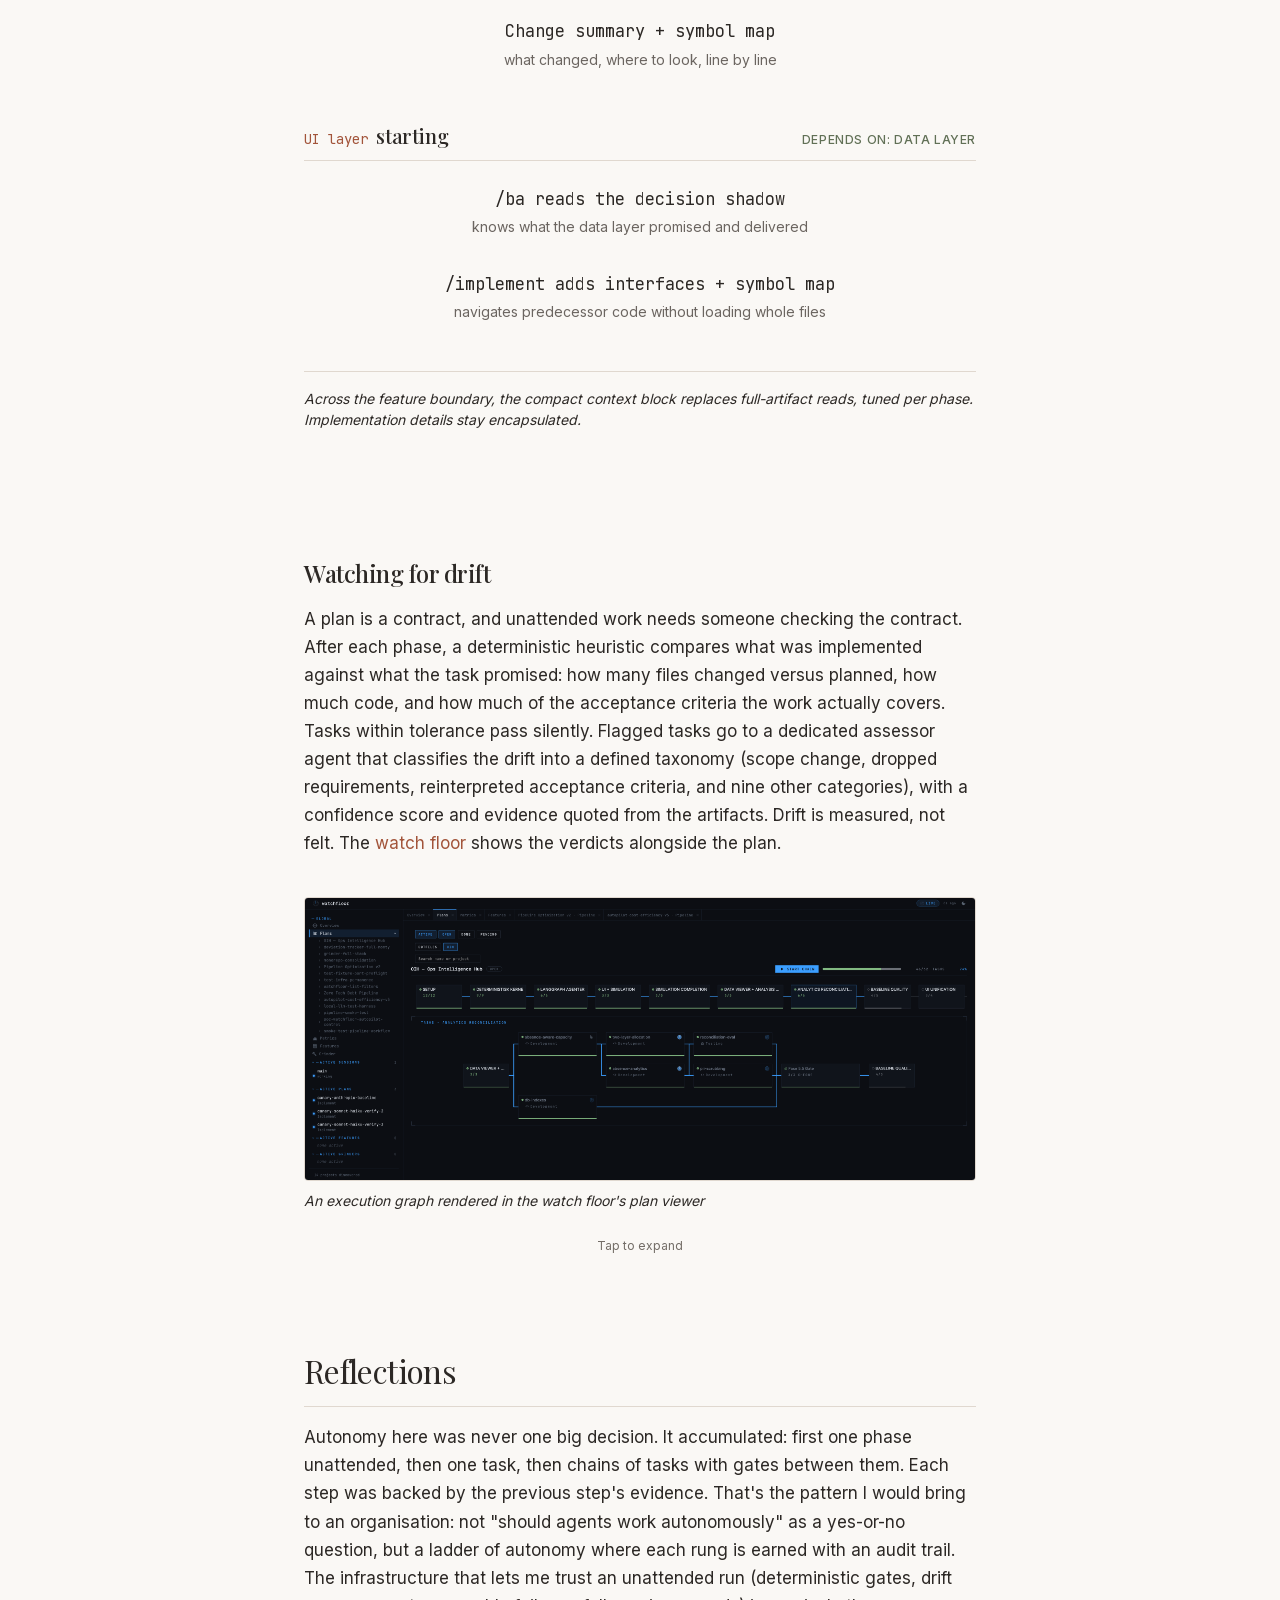
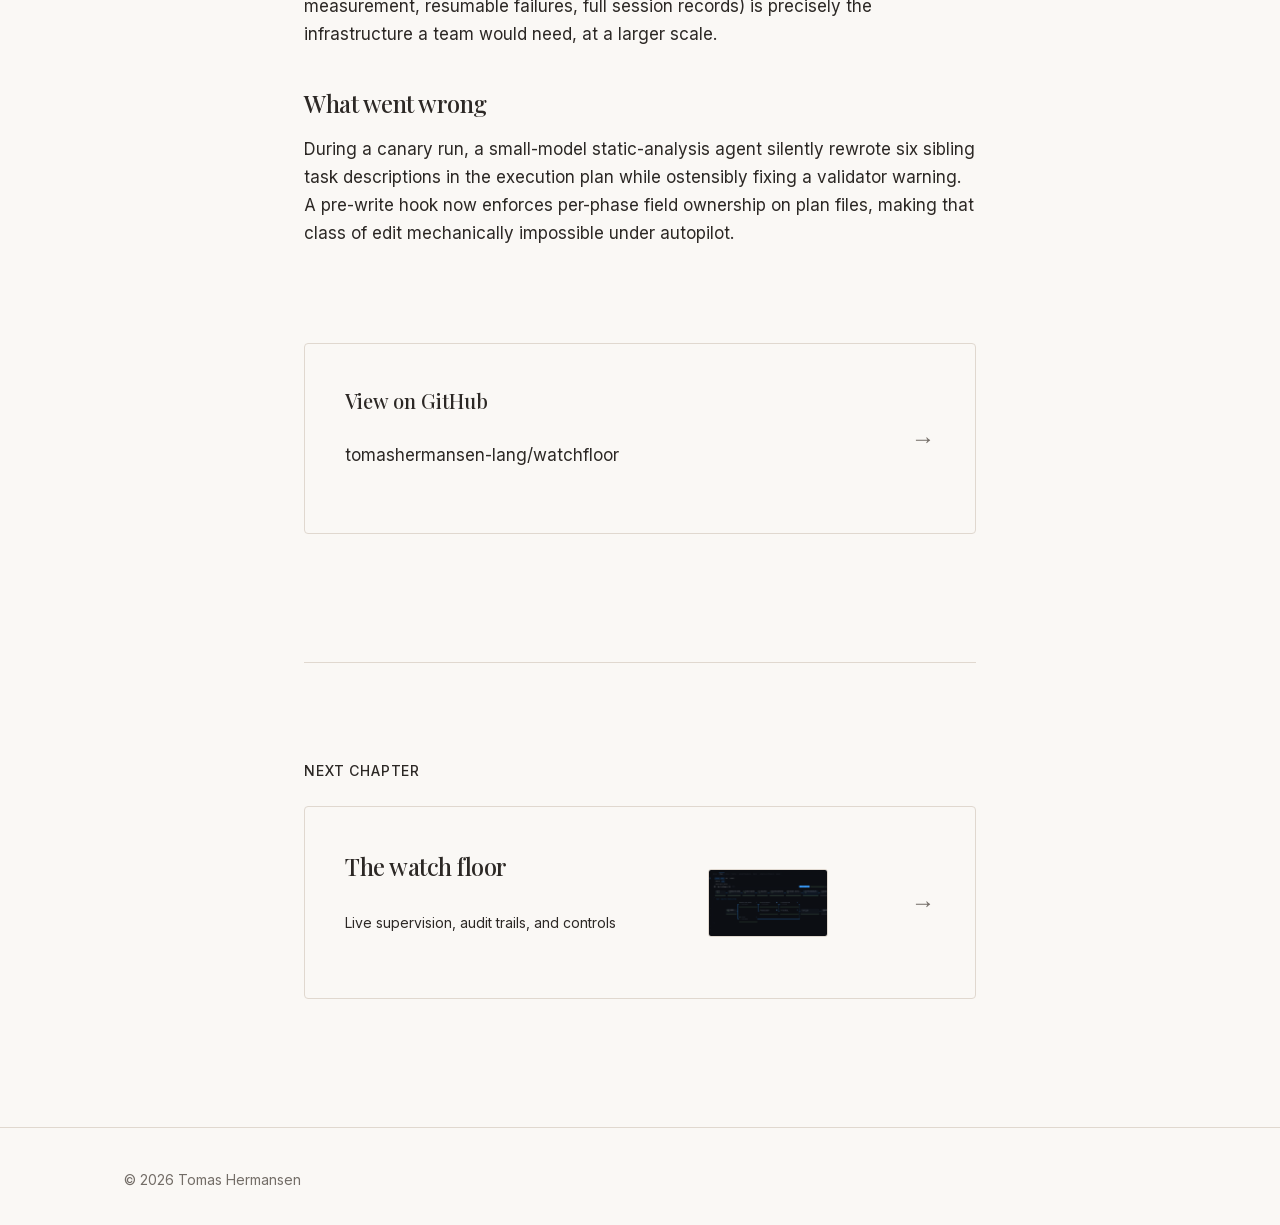
<file: projects/watchfloor-autopilot.html>
<!DOCTYPE html>
<html lang="en">
<head>
  <meta charset="UTF-8">
  <meta name="viewport" content="width=device-width, initial-scale=1.0">
  <meta name="theme-color" content="#FAF8F5">
  <title>Watchfloor: Autopilot &amp; Execution Graphs | Tomas Hermansen</title>
  <meta name="description" content="Unattended AI delivery for work where the quality gates are sufficient, and dependency-ordered execution graphs for work bigger than one feature. Part of Watchfloor.">
  <meta property="og:type" content="article">
  <meta property="og:title" content="Watchfloor: Autopilot &amp; Execution Graphs | Tomas Hermansen">
  <meta property="og:description" content="Unattended AI delivery for work where the quality gates are sufficient, and dependency-ordered execution graphs for work bigger than one feature. Part of Watchfloor.">
  <meta property="og:url" content="https://tomashermansen-lang.github.io/portfolio/projects/watchfloor-autopilot.html">
  <meta property="og:image" content="https://tomashermansen-lang.github.io/portfolio/screenshots/autopilot-tmux.png">
  <meta name="twitter:card" content="summary_large_image">

  <link rel="canonical" href="https://tomashermansen-lang.github.io/portfolio/projects/watchfloor-autopilot.html">
  <link rel="icon" href="../assets/favicon.svg" type="image/svg+xml">
  <link rel="icon" href="../assets/favicon.ico" sizes="32x32">
  <link rel="apple-touch-icon" href="../assets/apple-touch-icon.png">
  <link rel="manifest" href="../site.webmanifest">
  <link rel="stylesheet" href="../style.css?v=8">
</head>
<body>

  <a href="#main" class="skip-link">Skip to content</a>

  <nav class="nav" aria-label="Primary">
    <div class="nav__inner">
      <a href="../index.html" class="nav__name">Tomas Hermansen</a>
      <button class="nav__toggle" aria-expanded="false" aria-controls="nav-menu" aria-label="Menu">
        <svg class="nav__icon-open" viewBox="0 0 24 24" fill="none" stroke="currentColor" stroke-width="2" stroke-linecap="round"><line x1="3" y1="6" x2="21" y2="6"/><line x1="3" y1="12" x2="21" y2="12"/><line x1="3" y1="18" x2="21" y2="18"/></svg>
        <svg class="nav__icon-close" viewBox="0 0 24 24" fill="none" stroke="currentColor" stroke-width="2" stroke-linecap="round"><line x1="18" y1="6" x2="6" y2="18"/><line x1="6" y1="6" x2="18" y2="18"/></svg>
      </button>
      <ul class="nav__links" id="nav-menu">
        <li><a href="../about.html">About</a></li>
        <li class="nav__dropdown-trigger">
          <a href="../index.html#projects" role="button" aria-expanded="false" aria-haspopup="true">Projects and cases</a>
          <div class="nav__dropdown" id="projects-dropdown">
            <ul class="nav__dropdown-menu" role="menu">
              <li><a href="contract-terms/" role="menuitem">From AI use case to working prototype <span class="nav__dropdown-desc">Case study: business case, prototype, delivery package</span></a></li>
              <li><a href="watchfloor.html" role="menuitem">Watchfloor <span class="nav__dropdown-desc">Agentic SDLC with human supervision</span></a></li>
              <li class="nav__dropdown-subitem"><a href="watchfloor-pipeline.html" role="menuitem" aria-label="Watchfloor chapter: The pipeline">The pipeline</a></li>
              <li class="nav__dropdown-subitem"><a href="watchfloor-autopilot.html" role="menuitem" aria-label="Watchfloor chapter: Autopilot and execution graphs">Autopilot &amp; execution graphs</a></li>
              <li class="nav__dropdown-subitem"><a href="watchfloor-observability.html" role="menuitem" aria-label="Watchfloor chapter: The watch floor">The watch floor</a></li>
              <li class="nav__dropdown-subitem"><a href="watchfloor-economics.html" role="menuitem" aria-label="Watchfloor chapter: Economics and model routing">Economics &amp; model routing</a></li>
              <li><a href="rag-framework.html" role="menuitem">EuLex RAG <span class="nav__dropdown-desc">Legal Q&amp;A across 13 EU laws</span></a></li>
              <li><a href="ops-intelligence-hub.html" role="menuitem">Ops Intelligence Hub <span class="nav__dropdown-desc">Decision intelligence for workforce analytics</span></a></li>
            </ul>
          </div>
        </li>
        <li><a href="../index.html#contact">Contact</a></li>
      </ul>
    </div>
  </nav>

  <main id="main">

    <section class="hero hero--project">
      <div class="container">
        <a href="watchfloor.html" class="back-link">&larr; Watchfloor</a>
        <h1 class="hero__title hero__title--project">Autopilot &amp; execution graphs</h1>
        <p class="hero__subtitle">Unattended delivery for work where the gates are sufficient. Dependency-ordered plans for work bigger than one feature.</p>
        <div class="hero__meta">
          <span>Watchfloor chapter 2 of 4 &middot; Solo project, actively evolving</span>
        </div>
        <div class="project-card__tags" style="margin-top: var(--space-sm);">
          <span class="tag">bash</span>
          <span class="tag">tmux</span>
          <span class="tag">yaml</span>
          <span class="tag">json schema</span>
        </div>
      </div>
    </section>

    <div class="project-content">

      <p class="project-content__summary">
        Two orchestrators run the <a href="watchfloor-pipeline.html">pipeline</a>
        without a human in the loop: autopilot for one task and autochain for a whole
        plan. Execution graphs coordinate the work, carry context between tasks, and
        measure when the implementation drifts from the plan.
      </p>

      <h2 id="two-modes">Running unattended</h2>

      <p>
        The commands are the same as in interactive work. How they're orchestrated differs:
      </p>

      <ul>
        <li><strong>Flow mode.</strong> For work that needs human judgement: UI features, ambiguous requirements, anything where I want to review output before it propagates. I move through phases conversationally, approving each one.</li>
        <li><strong>Autopilot.</strong> For backend work where the deterministic gates are sufficient. The entire pipeline runs unattended in tmux. Same agents, same review cycles, same static analysis gates, but all human checkpoints auto-approved. A failed run resumes from the phase that broke, not from scratch.</li>
        <li><strong>Autochain.</strong> Autopilot at plan level. It walks an execution graph and runs every eligible task through its own pipeline, in parallel where dependencies allow, with gates between phases and configurable behaviour on failure.</li>
      </ul>

      <p>
        One rule holds across all of them: checkpoints being auto-approved changes
        nothing else. Same gates, same review depth, same standards. Autonomy is not
        a quality discount.
      </p>

      <p>
        One trade-off is worth naming: in unattended mode the pipeline merges its
        own work to main. That's a deliberate solo decision, compensated by the
        review phases, the deterministic gates, and a repo trust-list preflight
        that refuses to run on untrusted content. In a team setting this would
        be branch protection and a human merge gate.
      </p>

      <div class="screenshot">
        <img src="../screenshots/autopilot-tmux.png" alt="Terminal showing autopilot commit phase: tests passing, pre-flight checks clear, merge to main, and autopilot auto-approving the checkpoint" class="screenshot__image" loading="lazy">
        <p class="screenshot__caption">Autopilot auto-approving a commit checkpoint. Tests pass, merge to main, cleanup.</p>
      </div>

      <h2 id="execution-graphs">Execution graphs: coordinating what a single pipeline can't</h2>

      <p class="section-epigraph"><em>"Plans are worthless, but planning is everything."</em> — Dwight D. Eisenhower, <a href="https://quoteinvestigator.com/2017/11/18/planning/" target="_blank" rel="noopener noreferrer">remarks to the National Defense Executive Reserve, 1957</a></p>

      <p>
        The pipeline handles one feature at a time. A real module might need a data
        layer, an API, business logic, and a UI, each depending on the others, each
        running through its own requirements-to-QA cycle.
      </p>

      <p>
        Execution graphs are the coordination layer for this. Via <code>/plan-project</code>,
        work gets broken into structured YAML plans with phases, tasks, dependency chains, and
        quality gates, validated against a
        <a href="https://github.com/tomashermansen-lang/watchfloor/blob/main/core/schema/execution-plan.schema.json" target="_blank" rel="noopener noreferrer">versioned schema</a>. Each task is a feature that enters
        the pipeline independently. Tasks within a phase can run in parallel. Tasks across
        phases respect dependency ordering. Each task also carries an autopilot eligibility
        flag: backend work with clear acceptance criteria runs unattended, while UI work stays
        in flow mode with human checkpoints. The same team-based review pattern applies here.
        <code>/plan-project --team</code> brings up to eight specialist agents into the
        planning process itself, poking at the scope and dependencies before any code is written.
      </p>

      <p>
        I'm not naive about upfront planning. Nobody can predict everything at the start, and
        detailed plans drift the moment they meet reality. But execution graphs are useful
        for a different reason: they force me to think about scope, sequencing, and
        dependencies <em>before</em> writing code. Even when the plan changes (and it will),
        having made the plan reveals the right questions early. When reality does drift from
        the plan, <code>/plan-project --update</code> reconciles the graph with what actually
        happened, preserving completed work while re-sequencing what remains. The cost of
        replanning is minutes, not days. That changes how willing I am to change direction
        mid-project.
      </p>

      <p>
        A simplified example of what an execution graph looks like in practice:
      </p>

      <!-- Execution Graph — typography-driven -->
      <div class="exec-graph">

        <div class="exec-graph__phase">
          <div class="exec-graph__phase-header">
            <span class="exec-graph__phase-number">01</span>
            <span class="exec-graph__phase-name">Foundation</span>
            <span class="exec-graph__gate">gate: all tests pass</span>
          </div>
          <div class="exec-graph__tasks">
            <div class="exec-graph__task">
              <span class="exec-graph__task-name">Data layer</span>
              <span class="exec-graph__task-meta">autopilot</span>
            </div>
            <div class="exec-graph__task">
              <span class="exec-graph__task-name">API layer</span>
              <span class="exec-graph__task-meta">autopilot</span>
            </div>
            <div class="exec-graph__task">
              <span class="exec-graph__task-name">Configuration</span>
              <span class="exec-graph__task-meta">autopilot</span>
            </div>
          </div>
          <p class="exec-graph__note">All three run in parallel, no dependencies between them.</p>
        </div>

        <div class="exec-graph__phase">
          <div class="exec-graph__phase-header">
            <span class="exec-graph__phase-number">02</span>
            <span class="exec-graph__phase-name">Core logic</span>
            <span class="exec-graph__gate">gate: tests + static analysis</span>
          </div>
          <div class="exec-graph__tasks exec-graph__tasks--sequential">
            <div class="exec-graph__task">
              <span class="exec-graph__task-name">Business logic</span>
              <span class="exec-graph__task-meta">autopilot &middot; after data layer</span>
            </div>
            <div class="exec-graph__task">
              <span class="exec-graph__task-name">Integration tests</span>
              <span class="exec-graph__task-meta">autopilot &middot; after business logic</span>
            </div>
          </div>
          <p class="exec-graph__note">Sequential, each task unblocks the next.</p>
        </div>

        <div class="exec-graph__phase">
          <div class="exec-graph__phase-header">
            <span class="exec-graph__phase-number">03</span>
            <span class="exec-graph__phase-name">Interface</span>
            <span class="exec-graph__gate">gate: e2e tests + manual QA</span>
          </div>
          <div class="exec-graph__tasks">
            <div class="exec-graph__task">
              <span class="exec-graph__task-name">UI components</span>
              <span class="exec-graph__task-meta">flow &middot; after API layer</span>
            </div>
            <div class="exec-graph__task">
              <span class="exec-graph__task-name">End-to-end wiring</span>
              <span class="exec-graph__task-meta">flow &middot; after business logic</span>
            </div>
          </div>
          <p class="exec-graph__note">Parallel, both need human review, so both run in flow mode.</p>
        </div>

        <p class="exec-graph__caption">Each task enters the full pipeline independently, <em>/start</em> through <em>/commit</em>. Tasks marked <em>autopilot</em> run unattended. Tasks marked <em>flow</em> pause for human checkpoints. The gate between phases must pass before downstream work begins.</p>
      </div>

      <h3>Context flows across the graph</h3>

      <p>
        The execution graph doesn't just order tasks. It also controls what each
        task knows about the others. When a task depends on completed work, its
        phases automatically load a compact context block that the predecessor
        persisted on completion: the decisions it made and why, the interfaces it
        exposed, a summary of what actually changed, and a map of the functions and
        classes it touched with their line ranges. The agent navigates the
        predecessor's work through that map instead of pulling whole files into
        context.
      </p>

      <p>
        The compact block replaced full artifact reads for a measured reason: long,
        loosely relevant context makes models less accurate while costing more, a
        pattern documented in
        <a href="https://research.trychroma.com/context-rot" target="_blank" rel="noopener noreferrer">context-rot research</a>
        and visible in my own runs. Each phase gets the context profile it needs.
        Requirements analysis reads only the decision summaries; implementation also
        gets the interfaces and the symbol map. Nothing downstream inherits an
        upstream session's reasoning or mistakes.
      </p>

      <!-- Context flow — across features -->
      <div class="exec-graph">

        <div class="exec-graph__phase">
          <div class="exec-graph__phase-header">
            <span class="exec-graph__phase-number">Data layer</span>
            <span class="exec-graph__phase-name">completed</span>
            <span class="exec-graph__gate">DONE</span>
          </div>
          <div class="exec-graph__tasks">
            <div class="exec-graph__task">
              <span class="exec-graph__task-name">Decision shadow</span>
              <span class="exec-graph__task-meta">what was decided, and why</span>
            </div>
            <div class="exec-graph__task">
              <span class="exec-graph__task-name">Interfaces</span>
              <span class="exec-graph__task-meta">what it promises to callers</span>
            </div>
            <div class="exec-graph__task">
              <span class="exec-graph__task-name">Change summary + symbol map</span>
              <span class="exec-graph__task-meta">what changed, where to look, line by line</span>
            </div>
          </div>
        </div>

        <div class="exec-graph__phase">
          <div class="exec-graph__phase-header">
            <span class="exec-graph__phase-number">UI layer</span>
            <span class="exec-graph__phase-name">starting</span>
            <span class="exec-graph__gate">depends on: data layer</span>
          </div>
          <div class="exec-graph__tasks">
            <div class="exec-graph__task">
              <span class="exec-graph__task-name">/ba reads the decision shadow</span>
              <span class="exec-graph__task-meta">knows what the data layer promised and delivered</span>
            </div>
            <div class="exec-graph__task">
              <span class="exec-graph__task-name">/implement adds interfaces + symbol map</span>
              <span class="exec-graph__task-meta">navigates predecessor code without loading whole files</span>
            </div>
          </div>
        </div>

        <p class="exec-graph__caption">Across the feature boundary, the compact context block replaces full-artifact reads, tuned per phase. Implementation details stay encapsulated.</p>
      </div>

      <h3>Watching for drift</h3>

      <p>
        A plan is a contract, and unattended work needs someone checking the contract.
        After each phase, a deterministic heuristic compares what was implemented
        against what the task promised: how many files changed versus planned, how much
        code, and how much of the acceptance criteria the work actually covers. Tasks
        within tolerance pass silently. Flagged tasks go to a dedicated assessor agent
        that classifies the drift into a defined taxonomy (scope change, dropped
        requirements, reinterpreted acceptance criteria, and nine other categories),
        with a confidence score and
        evidence quoted from the artifacts. Drift is measured, not felt. The
        <a href="watchfloor-observability.html">watch floor</a> shows the verdicts
        alongside the plan.
      </p>

      <div class="screenshot">
        <img src="../screenshots/execution-graph-dashboard.png" alt="The watch floor's plan viewer showing an execution plan: a strip of phases with per-phase progress, one phase expanded into a dependency graph of tasks, and a gate node with all three checks passed" class="screenshot__image" loading="lazy">
        <p class="screenshot__caption">An execution graph rendered in the watch floor's plan viewer</p>
      </div>

      <h2>Reflections</h2>

      <p>
        Autonomy here was never one big decision. It accumulated: first one phase
        unattended, then one task, then chains of tasks with gates between them. Each
        step was backed by the previous step's evidence. That's the pattern I would bring to an
        organisation: not "should agents work autonomously" as a yes-or-no question,
        but a ladder of autonomy where each rung is earned with an audit trail. The
        infrastructure that lets me trust an unattended run (deterministic gates,
        drift measurement, resumable failures, full session records) is precisely the
        infrastructure a team would need, at a larger scale.
      </p>

      <h3 id="what-went-wrong">What went wrong</h3>

      <p>
        During a canary run, a small-model static-analysis agent silently rewrote six
        sibling task descriptions in the execution plan while ostensibly fixing a
        validator warning. A pre-write hook now enforces per-phase field ownership on
        plan files, making that class of edit mechanically impossible under autopilot.
      </p>

      <!-- Repo link -->
      <a href="https://github.com/tomashermansen-lang/watchfloor" class="project-cta" target="_blank" rel="noopener noreferrer">
        <div>
          <p class="project-cta__label">View on GitHub</p>
          <p class="project-cta__text">tomashermansen-lang/watchfloor</p>
        </div>
        <span class="project-cta__arrow">&rarr;</span>
      </a>

      <div class="next-project">
        <p class="next-project__label">Next chapter</p>
        <a href="watchfloor-observability.html" class="next-project__link">
          <div>
            <p class="next-project__title">The watch floor</p>
            <p class="next-project__description">Live supervision, audit trails, and controls</p>
          </div>
          <div class="next-project__thumbnail">
            <img src="../screenshots/dashboard-dark.png" alt="" loading="lazy" width="120" height="68">
          </div>
          <span class="next-project__arrow" aria-hidden="true">&rarr;</span>
        </a>
      </div>

    </div>

  </main>

  <footer class="footer">
    <div class="footer__inner">
      <span>&copy; 2026 Tomas Hermansen</span>
    </div>
  </footer>

  <script src="../lightbox.js"></script>
  <script>window.goatcounter = { path: function () { return location.pathname.replace(/\/index\.html$/, "/"); } };</script>
  <script data-goatcounter="https://tomashermansen.goatcounter.com/count" async src="//gc.zgo.at/count.js"></script>
</body>
</html>
</file>
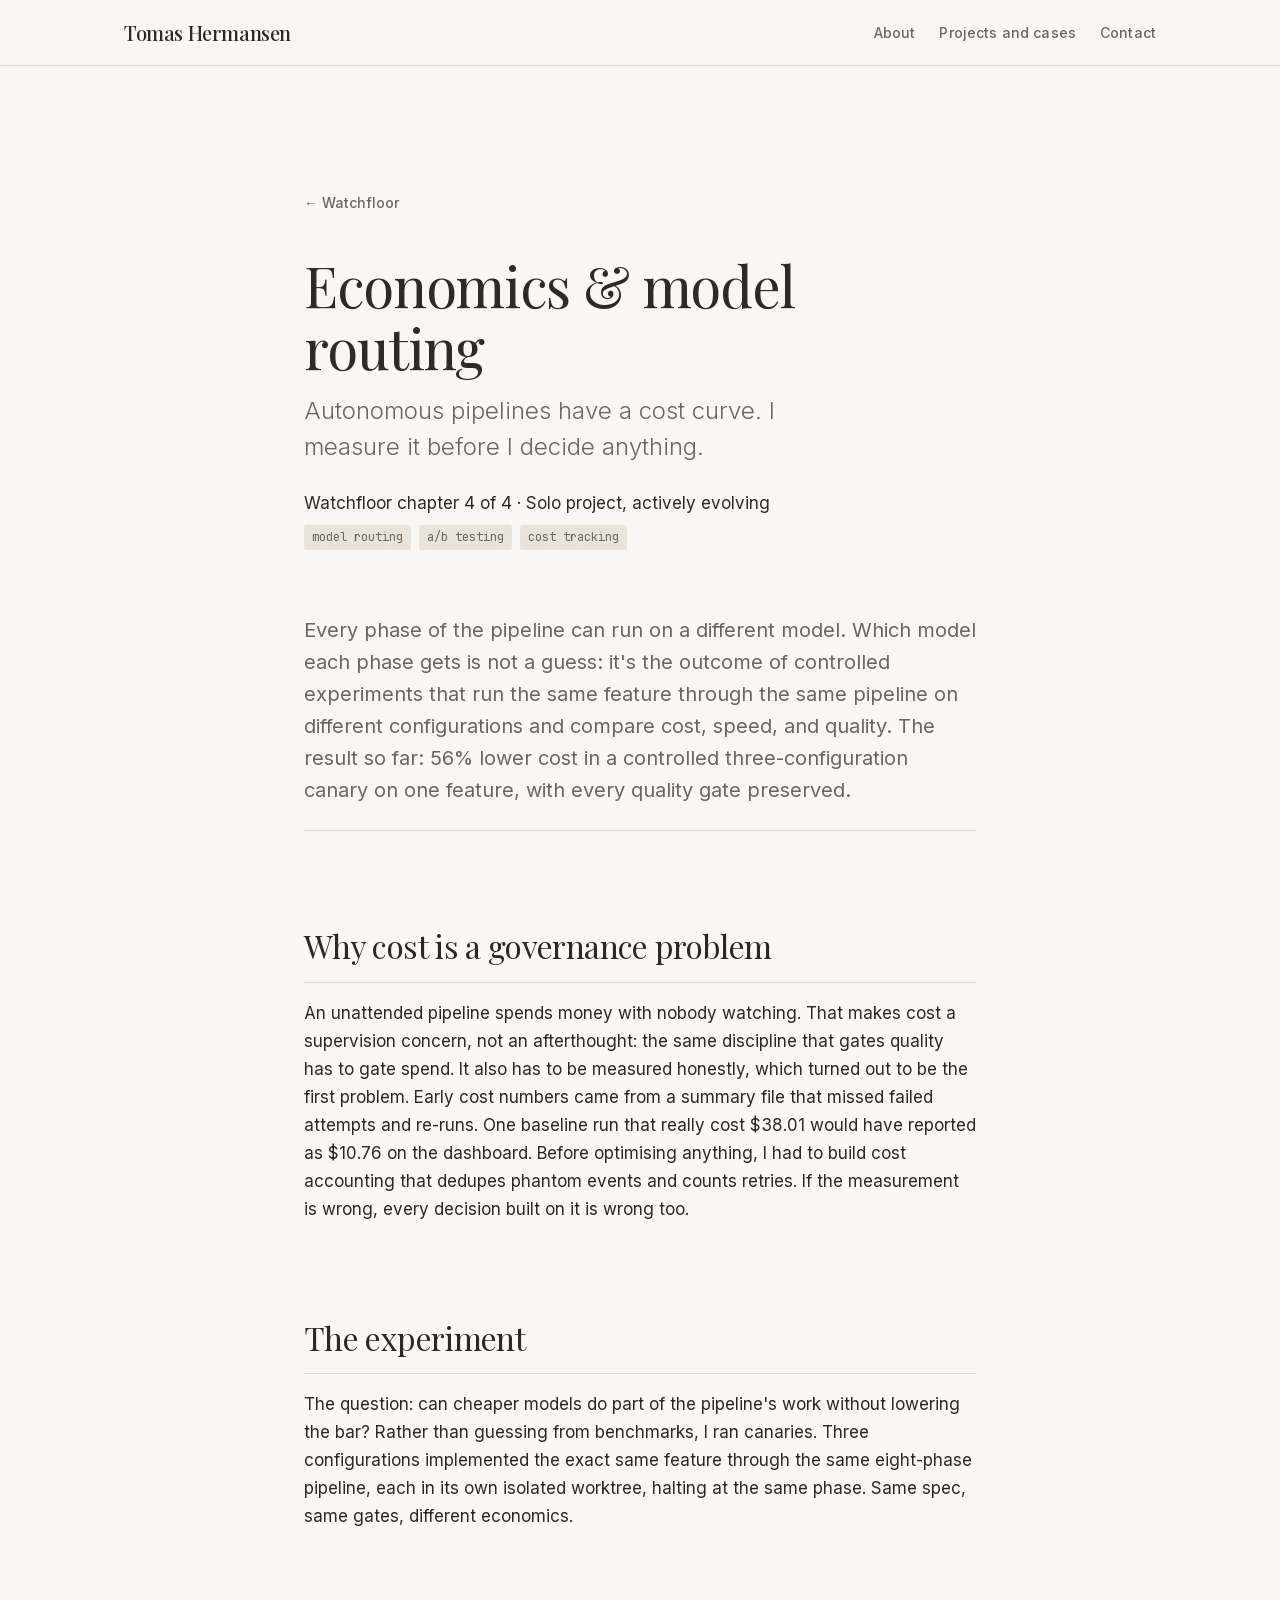
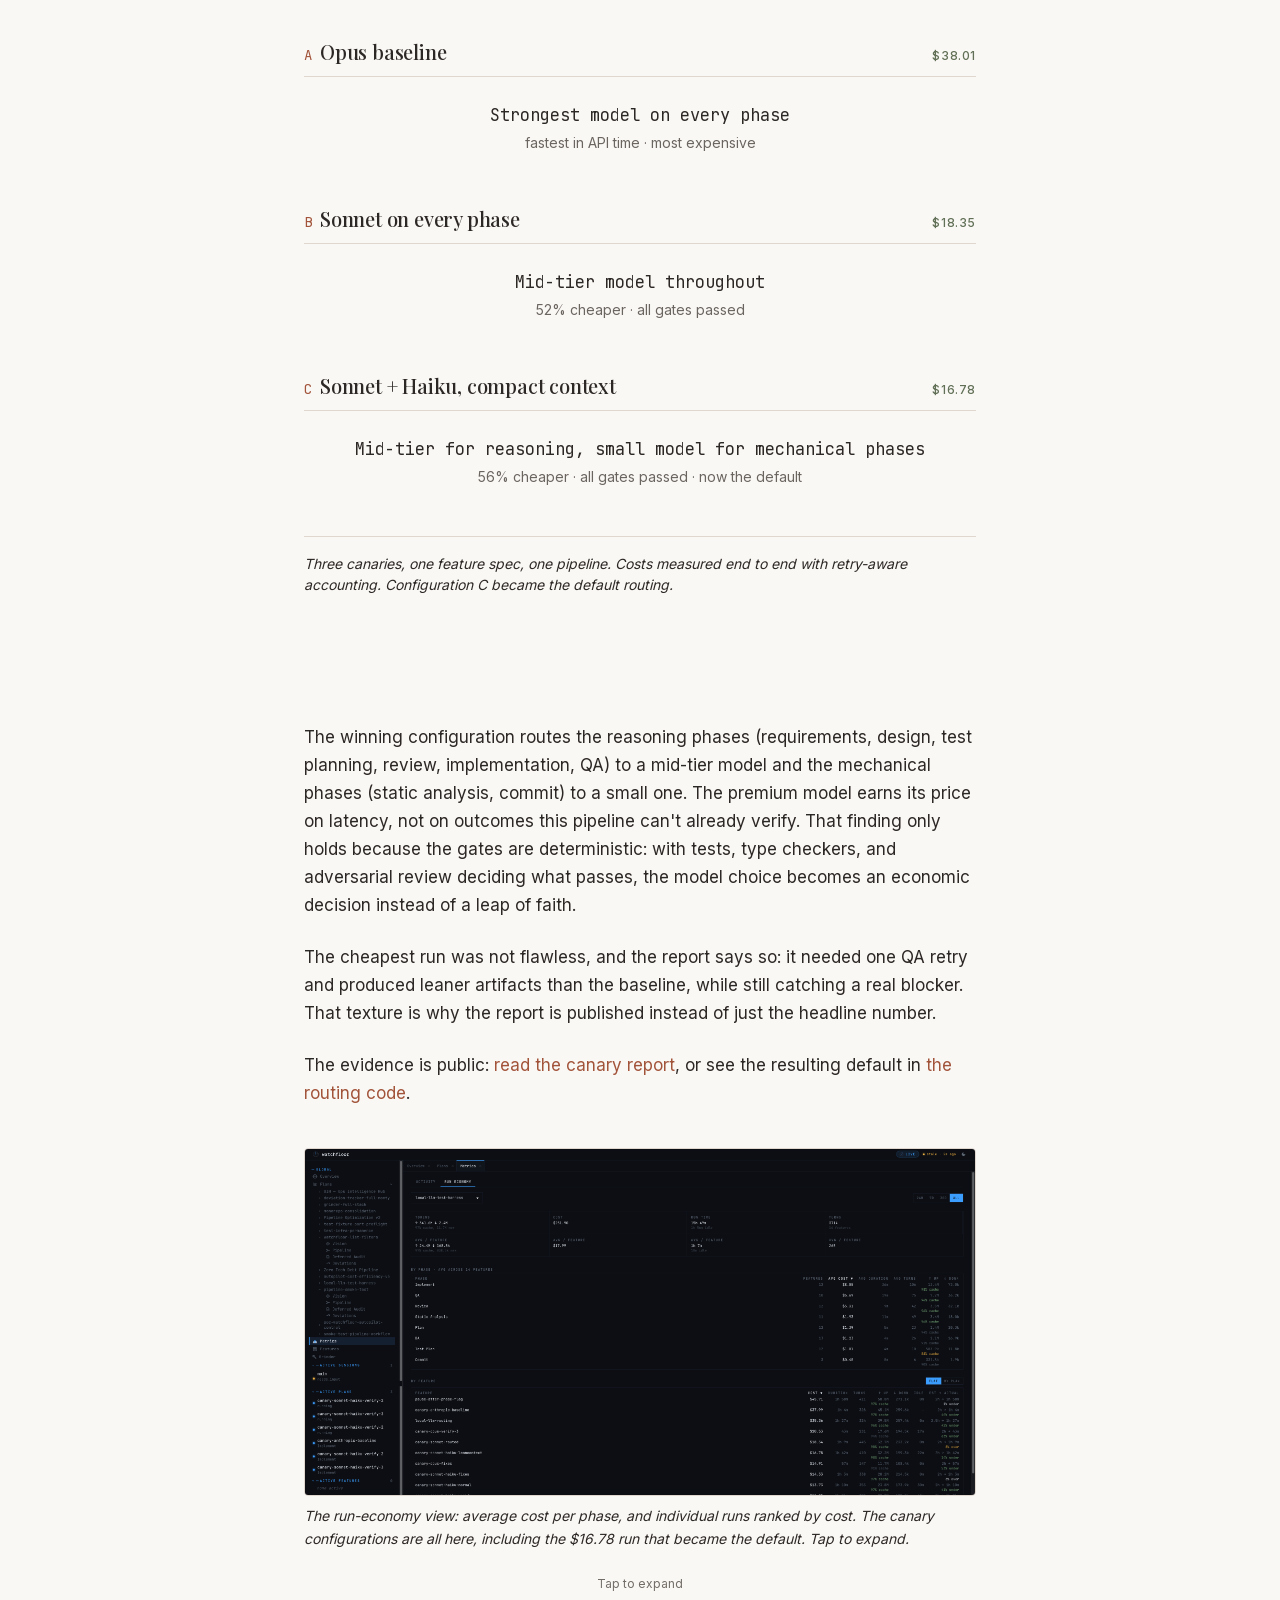
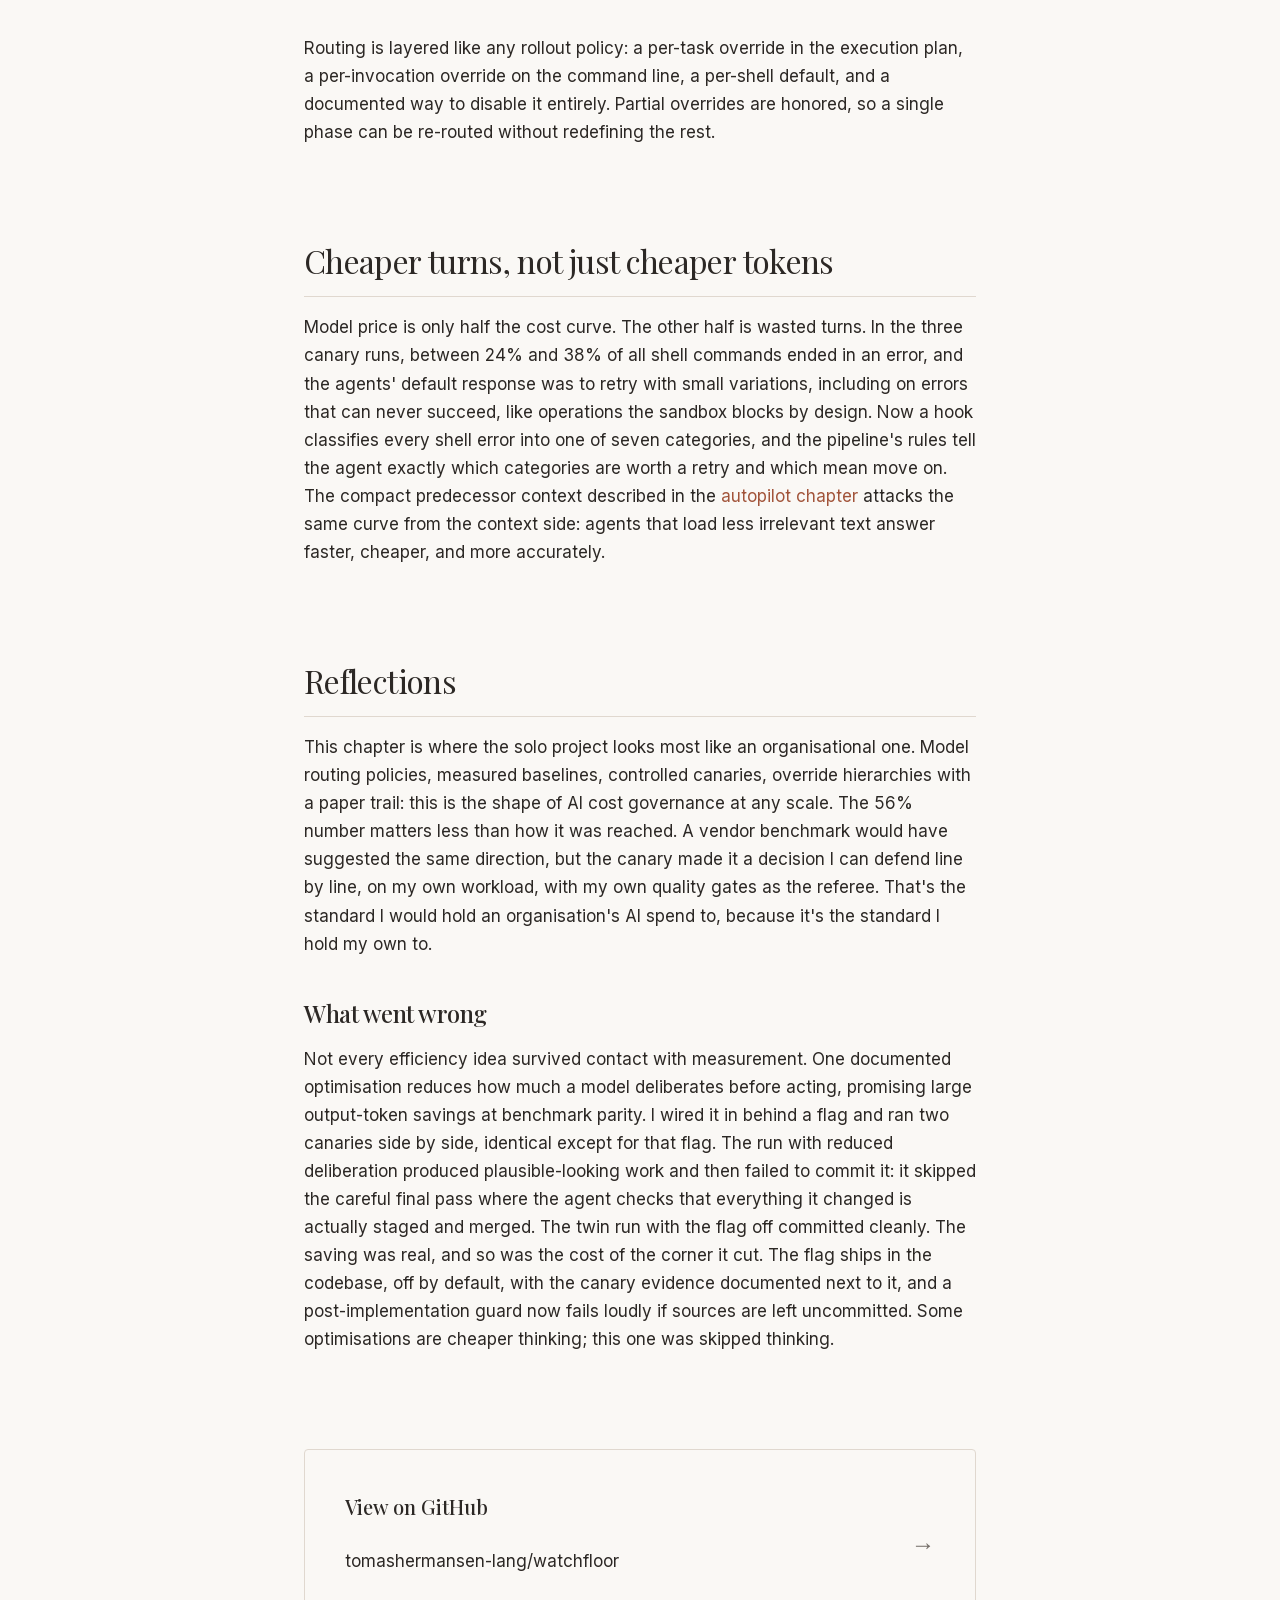
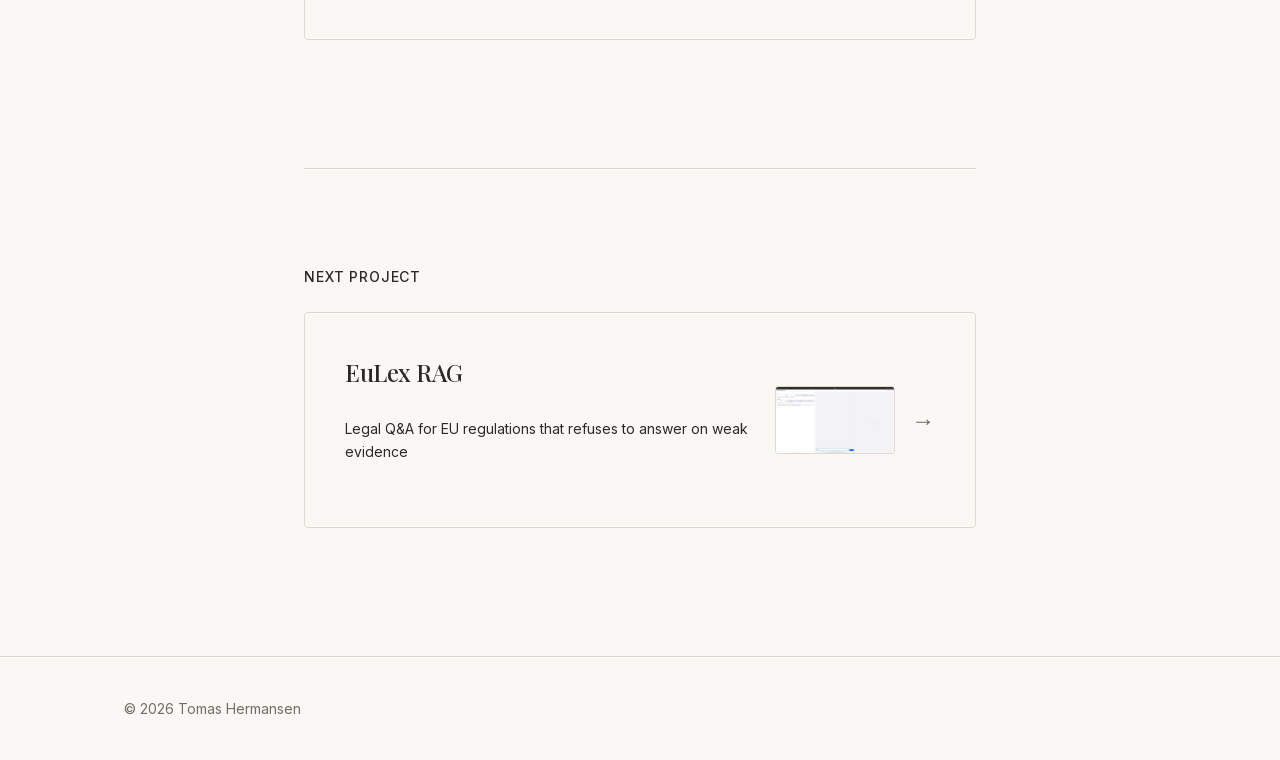
<file: projects/watchfloor-economics.html>
<!DOCTYPE html>
<html lang="en">
<head>
  <meta charset="UTF-8">
  <meta name="viewport" content="width=device-width, initial-scale=1.0">
  <meta name="theme-color" content="#FAF8F5">
  <title>Watchfloor: Economics &amp; Model Routing | Tomas Hermansen</title>
  <meta name="description" content="Autonomous pipelines have a cost curve. Per-phase model routing measured 56% cheaper in a single-feature canary with quality gates preserved. Part of Watchfloor.">
  <meta property="og:type" content="article">
  <meta property="og:title" content="Watchfloor: Economics &amp; Model Routing | Tomas Hermansen">
  <meta property="og:description" content="Autonomous pipelines have a cost curve. Per-phase model routing measured 56% cheaper in a single-feature canary with quality gates preserved. Part of Watchfloor.">
  <meta property="og:url" content="https://tomashermansen-lang.github.io/portfolio/projects/watchfloor-economics.html">
  <meta property="og:image" content="https://tomashermansen-lang.github.io/portfolio/screenshots/watchfloor-cost.png">
  <meta name="twitter:card" content="summary_large_image">

  <link rel="canonical" href="https://tomashermansen-lang.github.io/portfolio/projects/watchfloor-economics.html">
  <link rel="icon" href="../assets/favicon.svg" type="image/svg+xml">
  <link rel="icon" href="../assets/favicon.ico" sizes="32x32">
  <link rel="apple-touch-icon" href="../assets/apple-touch-icon.png">
  <link rel="manifest" href="../site.webmanifest">
  <link rel="stylesheet" href="../style.css?v=8">
</head>
<body>

  <a href="#main" class="skip-link">Skip to content</a>

  <nav class="nav" aria-label="Primary">
    <div class="nav__inner">
      <a href="../index.html" class="nav__name">Tomas Hermansen</a>
      <button class="nav__toggle" aria-expanded="false" aria-controls="nav-menu" aria-label="Menu">
        <svg class="nav__icon-open" viewBox="0 0 24 24" fill="none" stroke="currentColor" stroke-width="2" stroke-linecap="round"><line x1="3" y1="6" x2="21" y2="6"/><line x1="3" y1="12" x2="21" y2="12"/><line x1="3" y1="18" x2="21" y2="18"/></svg>
        <svg class="nav__icon-close" viewBox="0 0 24 24" fill="none" stroke="currentColor" stroke-width="2" stroke-linecap="round"><line x1="18" y1="6" x2="6" y2="18"/><line x1="6" y1="6" x2="18" y2="18"/></svg>
      </button>
      <ul class="nav__links" id="nav-menu">
        <li><a href="../about.html">About</a></li>
        <li class="nav__dropdown-trigger">
          <a href="../index.html#projects" role="button" aria-expanded="false" aria-haspopup="true">Projects and cases</a>
          <div class="nav__dropdown" id="projects-dropdown">
            <ul class="nav__dropdown-menu" role="menu">
              <li><a href="contract-terms/" role="menuitem">From AI use case to working prototype <span class="nav__dropdown-desc">Case study: business case, prototype, delivery package</span></a></li>
              <li><a href="watchfloor.html" role="menuitem">Watchfloor <span class="nav__dropdown-desc">Agentic SDLC with human supervision</span></a></li>
              <li class="nav__dropdown-subitem"><a href="watchfloor-pipeline.html" role="menuitem" aria-label="Watchfloor chapter: The pipeline">The pipeline</a></li>
              <li class="nav__dropdown-subitem"><a href="watchfloor-autopilot.html" role="menuitem" aria-label="Watchfloor chapter: Autopilot and execution graphs">Autopilot &amp; execution graphs</a></li>
              <li class="nav__dropdown-subitem"><a href="watchfloor-observability.html" role="menuitem" aria-label="Watchfloor chapter: The watch floor">The watch floor</a></li>
              <li class="nav__dropdown-subitem"><a href="watchfloor-economics.html" role="menuitem" aria-label="Watchfloor chapter: Economics and model routing">Economics &amp; model routing</a></li>
              <li><a href="rag-framework.html" role="menuitem">EuLex RAG <span class="nav__dropdown-desc">Legal Q&amp;A across 13 EU laws</span></a></li>
              <li><a href="ops-intelligence-hub.html" role="menuitem">Ops Intelligence Hub <span class="nav__dropdown-desc">Decision intelligence for workforce analytics</span></a></li>
            </ul>
          </div>
        </li>
        <li><a href="../index.html#contact">Contact</a></li>
      </ul>
    </div>
  </nav>

  <main id="main">

    <section class="hero hero--project">
      <div class="container">
        <a href="watchfloor.html" class="back-link">&larr; Watchfloor</a>
        <h1 class="hero__title hero__title--project">Economics &amp; model routing</h1>
        <p class="hero__subtitle">Autonomous pipelines have a cost curve. I measure it before I decide anything.</p>
        <div class="hero__meta">
          <span>Watchfloor chapter 4 of 4 &middot; Solo project, actively evolving</span>
        </div>
        <div class="project-card__tags" style="margin-top: var(--space-sm);">
          <span class="tag">model routing</span>
          <span class="tag">a/b testing</span>
          <span class="tag">cost tracking</span>
        </div>
      </div>
    </section>

    <div class="project-content">

      <p class="project-content__summary">
        Every phase of the pipeline can run on a different model. Which model each
        phase gets is not a guess: it's the outcome of controlled experiments that
        run the same feature through the same pipeline on different configurations
        and compare cost, speed, and quality. The result so far: 56% lower cost
        in a controlled three-configuration canary on one feature, with every
        quality gate preserved.
      </p>

      <h2>Why cost is a governance problem</h2>

      <p>
        An unattended pipeline spends money with nobody watching. That makes cost
        a supervision concern, not an afterthought: the same discipline that gates
        quality has to gate spend. It also has to be measured honestly, which turned
        out to be the first problem. Early cost numbers came from a summary file
        that missed failed attempts and re-runs. One baseline run that really cost
        $38.01 would have reported as $10.76 on the dashboard. Before optimising
        anything, I had to build cost accounting that dedupes phantom events and
        counts retries. If the measurement is wrong, every decision built on it is
        wrong too.
      </p>

      <h2>The experiment</h2>

      <p>
        The question: can cheaper models do part of the pipeline's work without
        lowering the bar? Rather than guessing from benchmarks, I ran canaries.
        Three configurations implemented the exact same feature through the same
        eight-phase pipeline, each in its own isolated worktree, halting at the
        same phase. Same spec, same gates, different economics.
      </p>

      <!-- Canary comparison — typography-driven -->
      <div class="exec-graph">

        <div class="exec-graph__phase">
          <div class="exec-graph__phase-header">
            <span class="exec-graph__phase-number">A</span>
            <span class="exec-graph__phase-name">Opus baseline</span>
            <span class="exec-graph__gate">$38.01</span>
          </div>
          <div class="exec-graph__tasks">
            <div class="exec-graph__task">
              <span class="exec-graph__task-name">Strongest model on every phase</span>
              <span class="exec-graph__task-meta">fastest in API time &middot; most expensive</span>
            </div>
          </div>
        </div>

        <div class="exec-graph__phase">
          <div class="exec-graph__phase-header">
            <span class="exec-graph__phase-number">B</span>
            <span class="exec-graph__phase-name">Sonnet on every phase</span>
            <span class="exec-graph__gate">$18.35</span>
          </div>
          <div class="exec-graph__tasks">
            <div class="exec-graph__task">
              <span class="exec-graph__task-name">Mid-tier model throughout</span>
              <span class="exec-graph__task-meta">52% cheaper &middot; all gates passed</span>
            </div>
          </div>
        </div>

        <div class="exec-graph__phase">
          <div class="exec-graph__phase-header">
            <span class="exec-graph__phase-number">C</span>
            <span class="exec-graph__phase-name">Sonnet + Haiku, compact context</span>
            <span class="exec-graph__gate">$16.78</span>
          </div>
          <div class="exec-graph__tasks">
            <div class="exec-graph__task">
              <span class="exec-graph__task-name">Mid-tier for reasoning, small model for mechanical phases</span>
              <span class="exec-graph__task-meta">56% cheaper &middot; all gates passed &middot; now the default</span>
            </div>
          </div>
        </div>

        <p class="exec-graph__caption">Three canaries, one feature spec, one pipeline. Costs measured end to end with retry-aware accounting. Configuration C became the default routing.</p>
      </div>

      <p>
        The winning configuration routes the reasoning phases (requirements, design,
        test planning, review, implementation, QA) to a mid-tier model and the
        mechanical phases (static analysis, commit) to a small one. The premium
        model earns its price on latency, not on outcomes this pipeline can't
        already verify. That finding only holds because the gates are deterministic:
        with tests, type checkers, and adversarial review deciding what passes,
        the model choice becomes an economic decision instead of a leap of faith.
      </p>

      <p>
        The cheapest run was not flawless, and the report says so: it needed one
        QA retry and produced leaner artifacts than the baseline, while still
        catching a real blocker. That texture is why the report is published
        instead of just the headline number.
      </p>

      <p>
        The evidence is public:
        <a href="https://github.com/tomashermansen-lang/watchfloor/blob/main/docs/A_B_test_canary-models/REPORT.md" target="_blank" rel="noopener noreferrer">read the canary report</a>,
        or see the resulting default in
        <a href="https://github.com/tomashermansen-lang/watchfloor/blob/main/adapters/claude-code/claude/tools/lib/claude-session-lib.sh" target="_blank" rel="noopener noreferrer">the routing code</a>.
      </p>

      <div class="screenshot">
        <img src="../screenshots/watchfloor-cost.png" alt="The watch floor's run-economy metrics: totals for tokens, cost, run time, and turns, a by-phase table of average cost, duration, and turns, and a by-feature table ranking runs by cost with the canary runs visible" class="screenshot__image" loading="lazy">
        <p class="screenshot__caption">The run-economy view: average cost per phase, and individual runs ranked by cost. The canary configurations are all here, including the $16.78 run that became the default. Tap to expand.</p>
      </div>

      <p>
        Routing is layered like any rollout policy: a per-task override in the
        execution plan, a per-invocation override on the command line, a per-shell
        default, and a documented way to disable it entirely. Partial overrides
        are honored, so a single phase can be re-routed without redefining the rest.
      </p>

      <h2>Cheaper turns, not just cheaper tokens</h2>

      <p>
        Model price is only half the cost curve. The other half is wasted turns.
        In the three canary runs, between 24% and 38% of all shell commands ended
        in an error, and the agents' default
        response was to retry with small variations, including on errors that can
        never succeed, like operations the sandbox blocks by design. Now a hook
        classifies every shell error into one of seven categories, and the pipeline's
        rules tell the agent exactly which categories are worth a retry and which
        mean move on. The compact predecessor context described in the
        <a href="watchfloor-autopilot.html">autopilot chapter</a> attacks the same
        curve from the context side: agents that load less irrelevant text answer
        faster, cheaper, and more accurately.
      </p>

      <h2>Reflections</h2>

      <p>
        This chapter is where the solo project looks most like an organisational
        one. Model routing policies, measured baselines, controlled canaries,
        override hierarchies with a paper trail: this is the shape of AI cost
        governance at any scale. The 56% number matters less than how it was
        reached. A vendor benchmark would have suggested the same direction, but
        the canary made it a decision I can defend line by line, on my own
        workload, with my own quality gates as the referee. That's the standard
        I would hold an organisation's AI spend to, because it's the standard
        I hold my own to.
      </p>

      <h3 id="what-went-wrong">What went wrong</h3>

      <p>
        Not every efficiency idea survived contact with measurement. One documented
        optimisation reduces how much a model deliberates before acting, promising
        large output-token savings at benchmark parity. I wired it in behind a flag
        and ran two canaries side by side, identical except for that flag. The run
        with reduced deliberation produced plausible-looking work and then failed to
        commit it: it skipped the careful final pass where the agent checks that
        everything it changed is actually staged and merged. The twin run with the
        flag off committed cleanly. The saving was real, and so was the cost of the
        corner it cut. The flag ships in the codebase, off by default, with the
        canary evidence documented next to it, and a post-implementation guard now
        fails loudly if sources are left uncommitted. Some optimisations are cheaper
        thinking; this one was skipped thinking.
      </p>

      <!-- Repo link -->
      <a href="https://github.com/tomashermansen-lang/watchfloor" class="project-cta" target="_blank" rel="noopener noreferrer">
        <div>
          <p class="project-cta__label">View on GitHub</p>
          <p class="project-cta__text">tomashermansen-lang/watchfloor</p>
        </div>
        <span class="project-cta__arrow">&rarr;</span>
      </a>

      <div class="next-project">
        <p class="next-project__label">Next project</p>
        <a href="rag-framework.html" class="next-project__link">
          <div>
            <p class="next-project__title">EuLex RAG</p>
            <p class="next-project__description">Legal Q&amp;A for EU regulations that refuses to answer on weak evidence</p>
          </div>
          <div class="next-project__thumbnail">
            <img src="../assets/eulex/chat-demo.gif" alt="" loading="lazy" width="120" height="68">
          </div>
          <span class="next-project__arrow" aria-hidden="true">&rarr;</span>
        </a>
      </div>

    </div>

  </main>

  <footer class="footer">
    <div class="footer__inner">
      <span>&copy; 2026 Tomas Hermansen</span>
    </div>
  </footer>

  <script src="../lightbox.js"></script>
  <script>window.goatcounter = { path: function () { return location.pathname.replace(/\/index\.html$/, "/"); } };</script>
  <script data-goatcounter="https://tomashermansen.goatcounter.com/count" async src="//gc.zgo.at/count.js"></script>
</body>
</html>
</file>
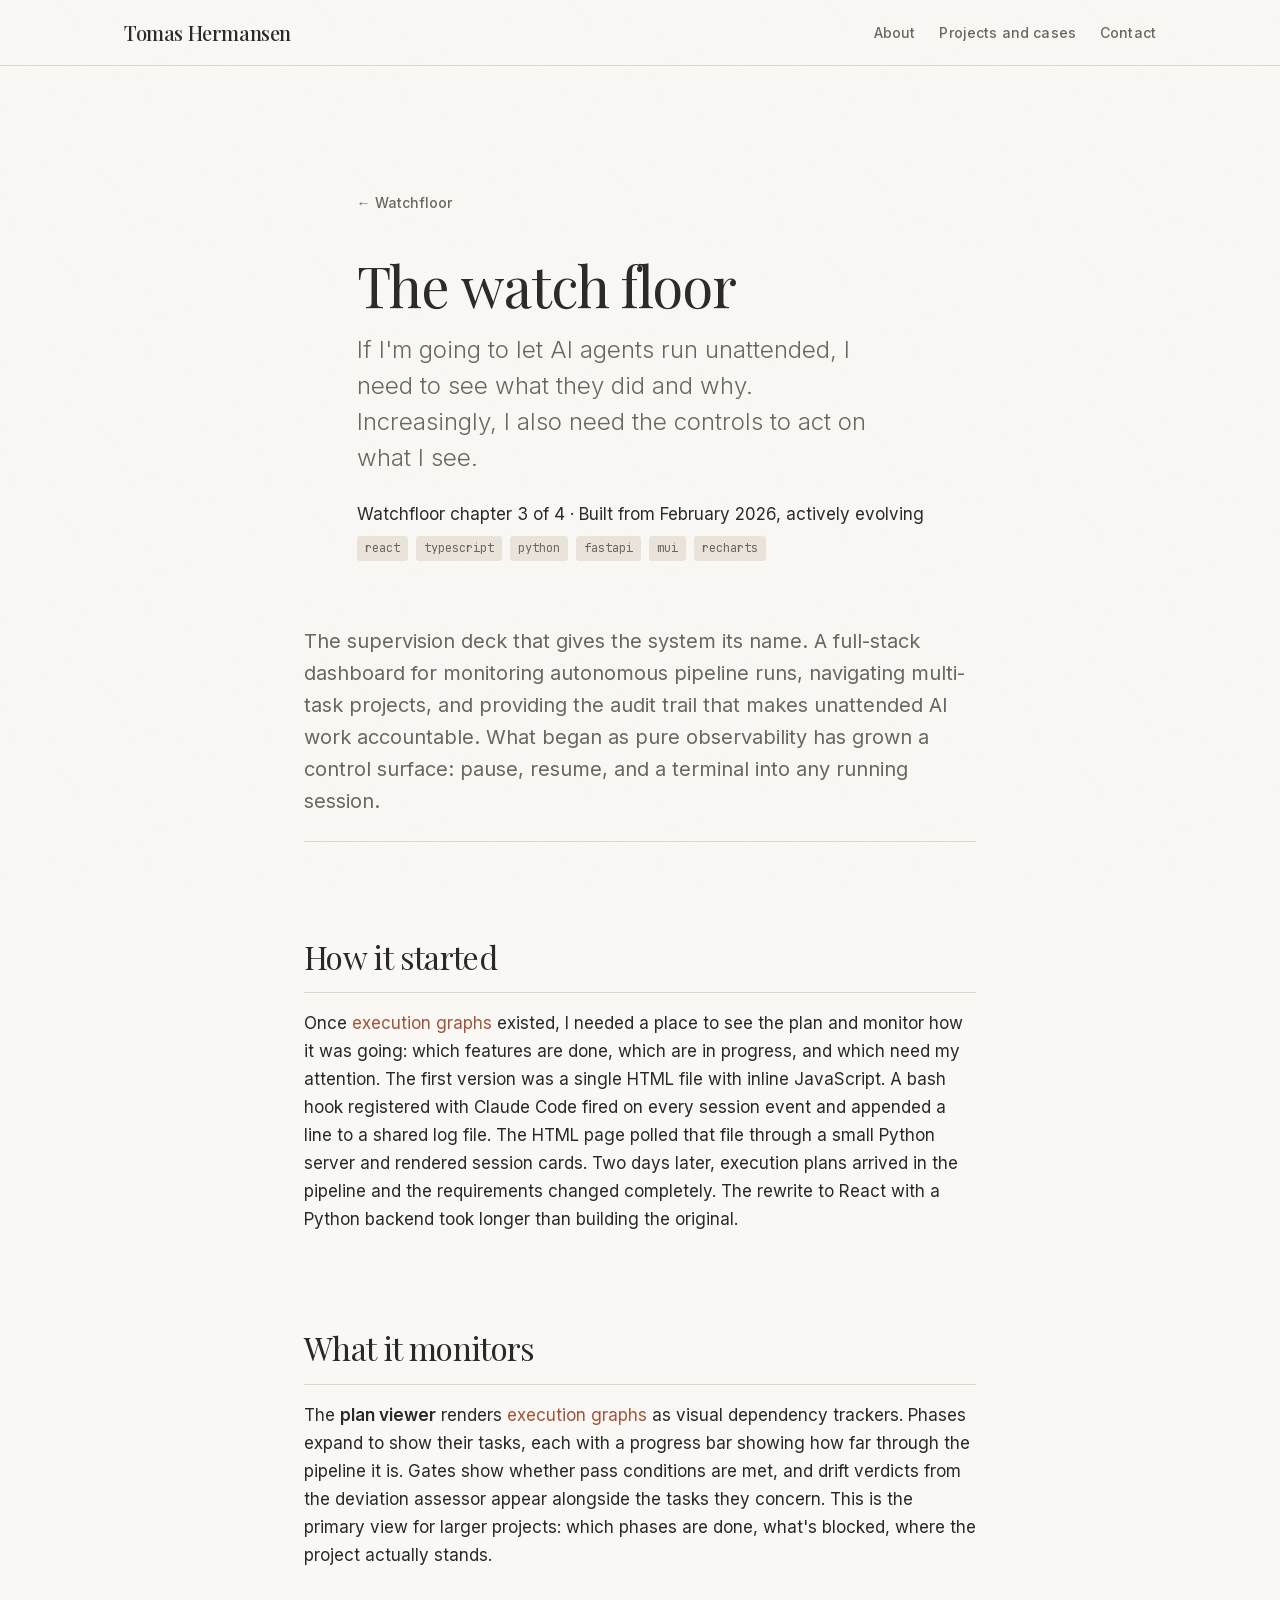
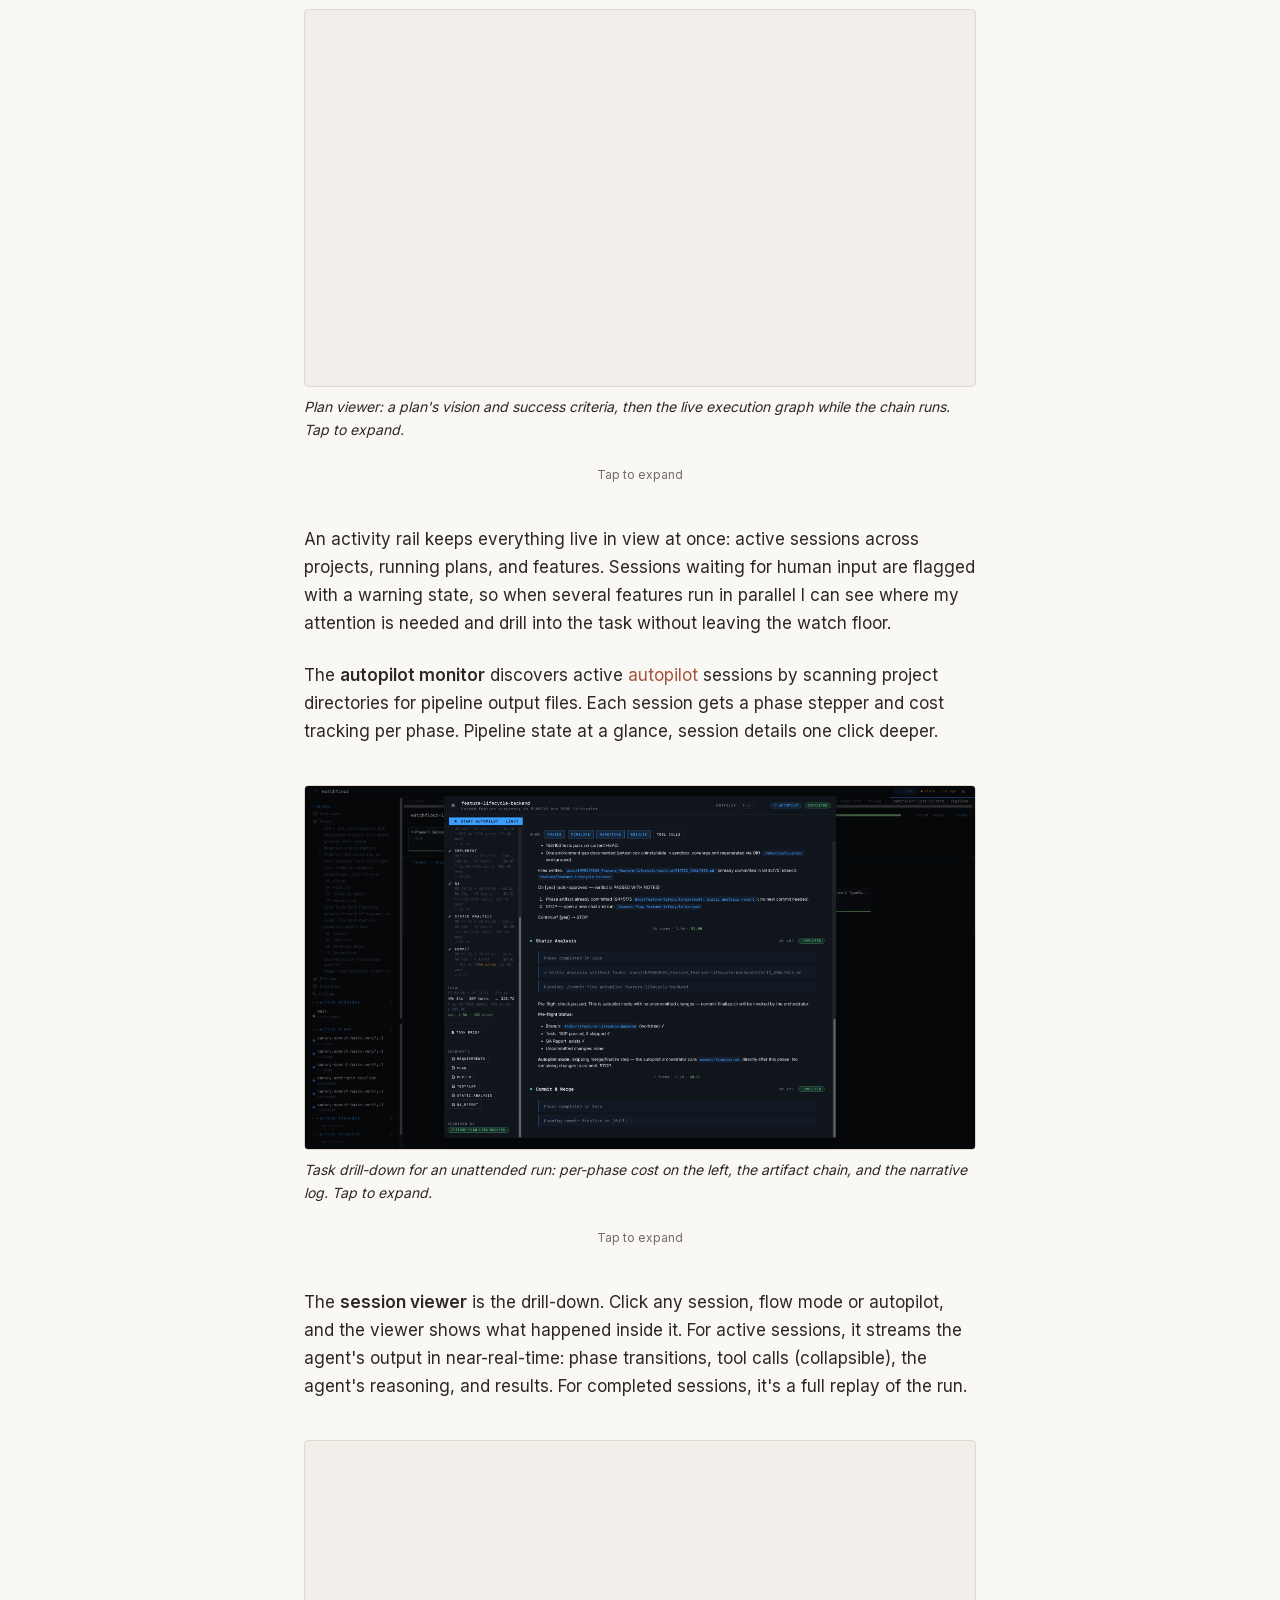
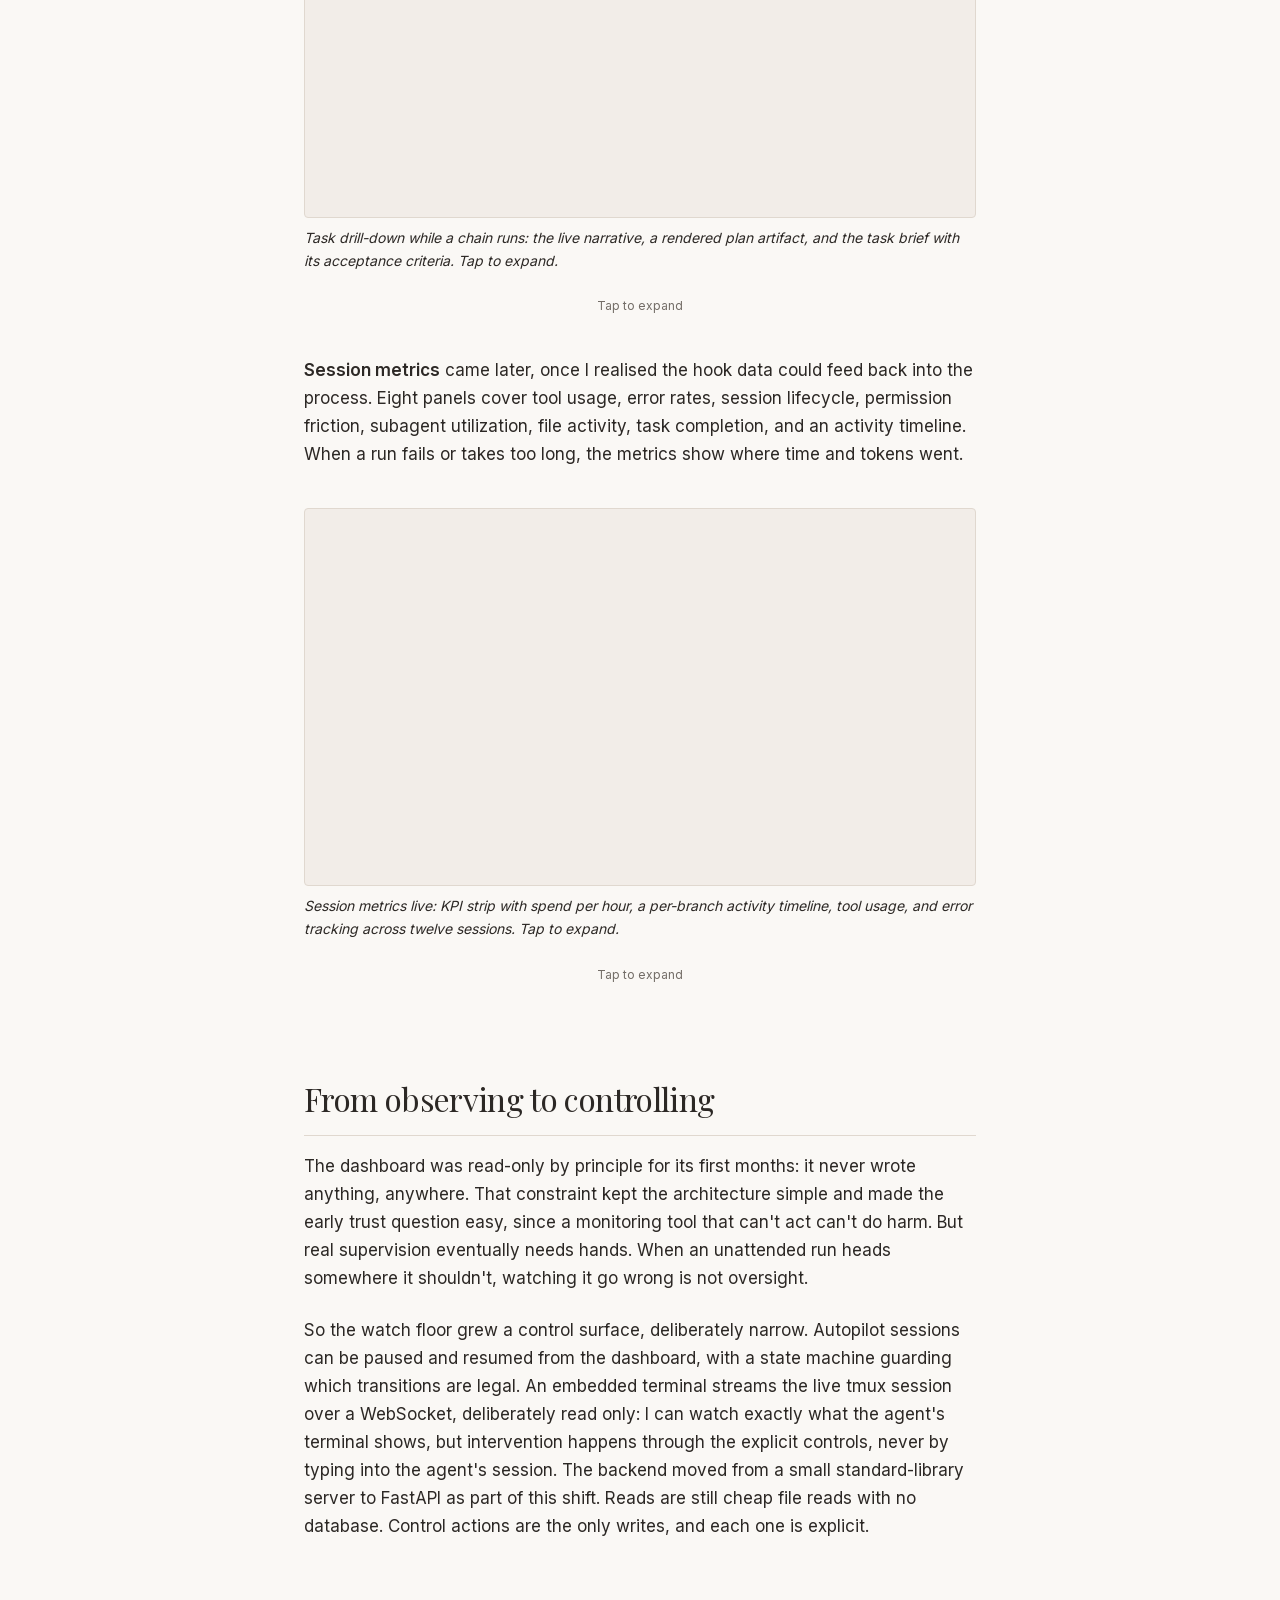
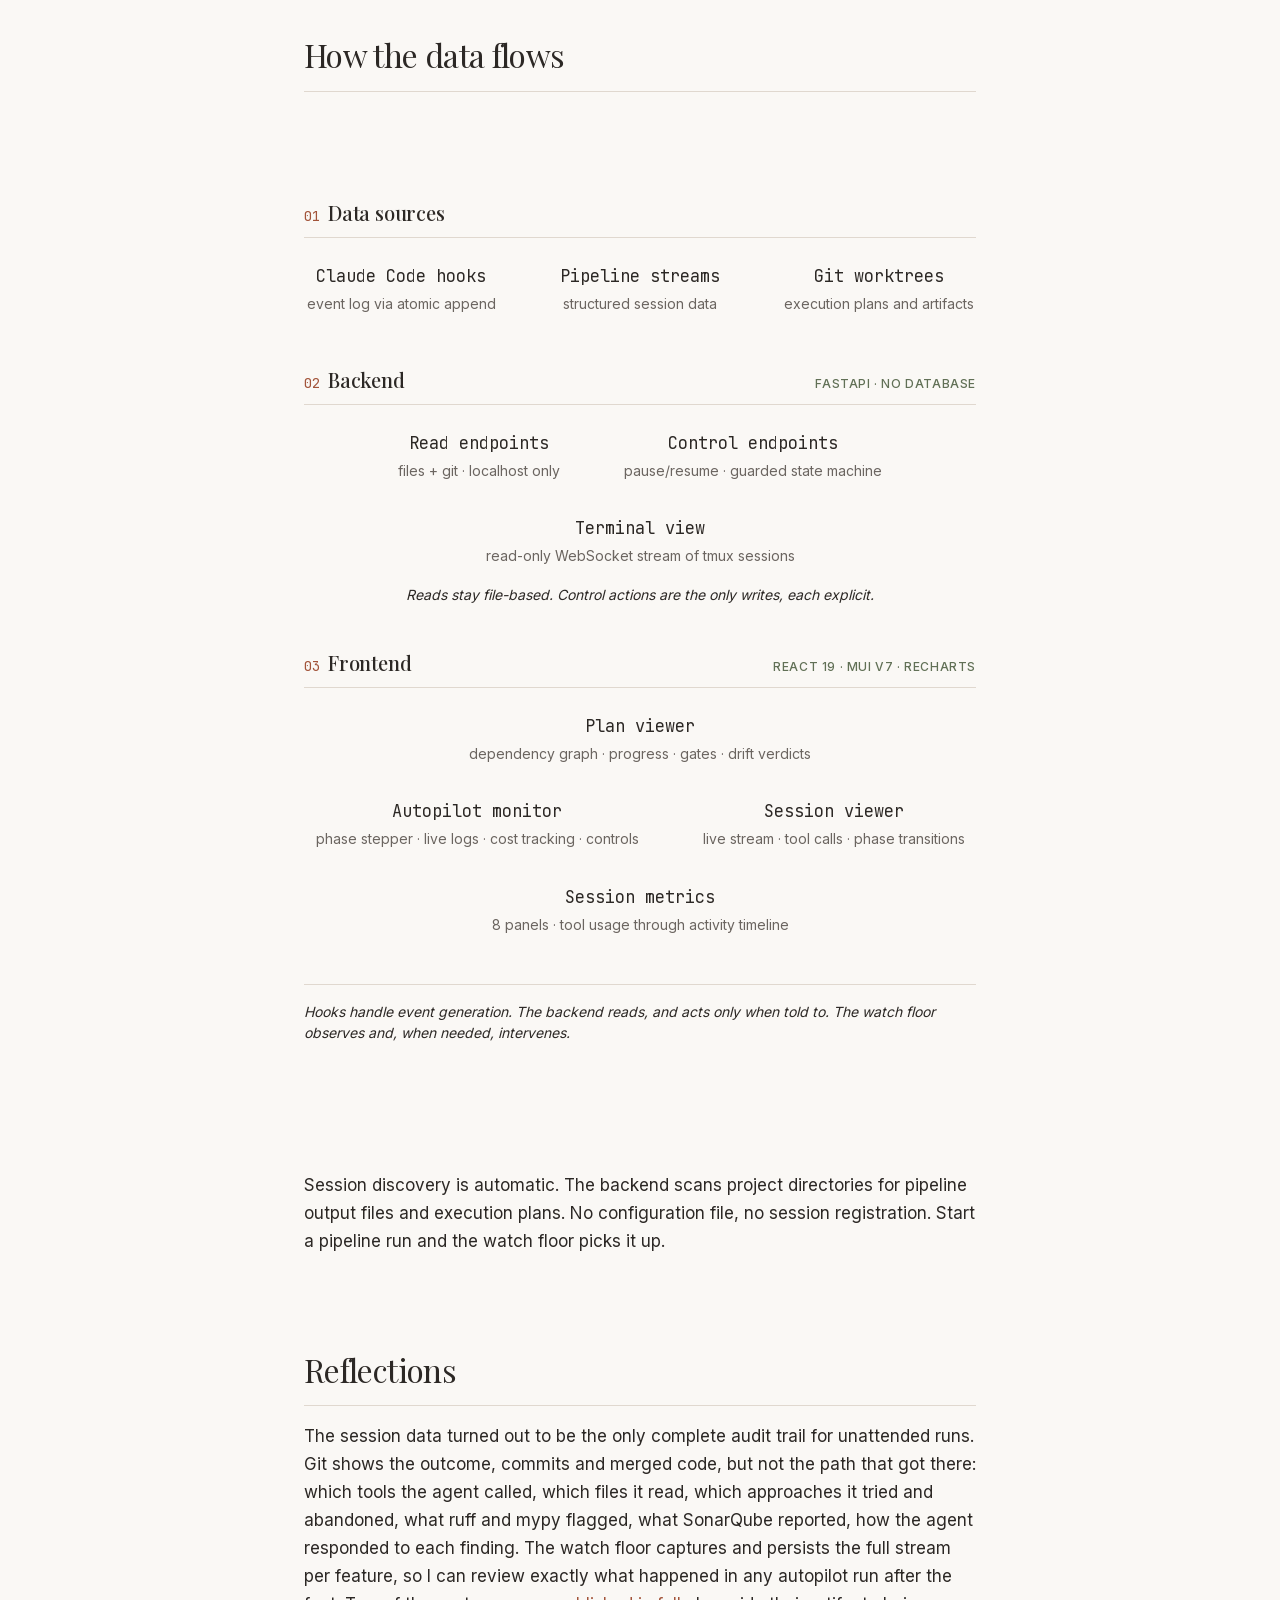
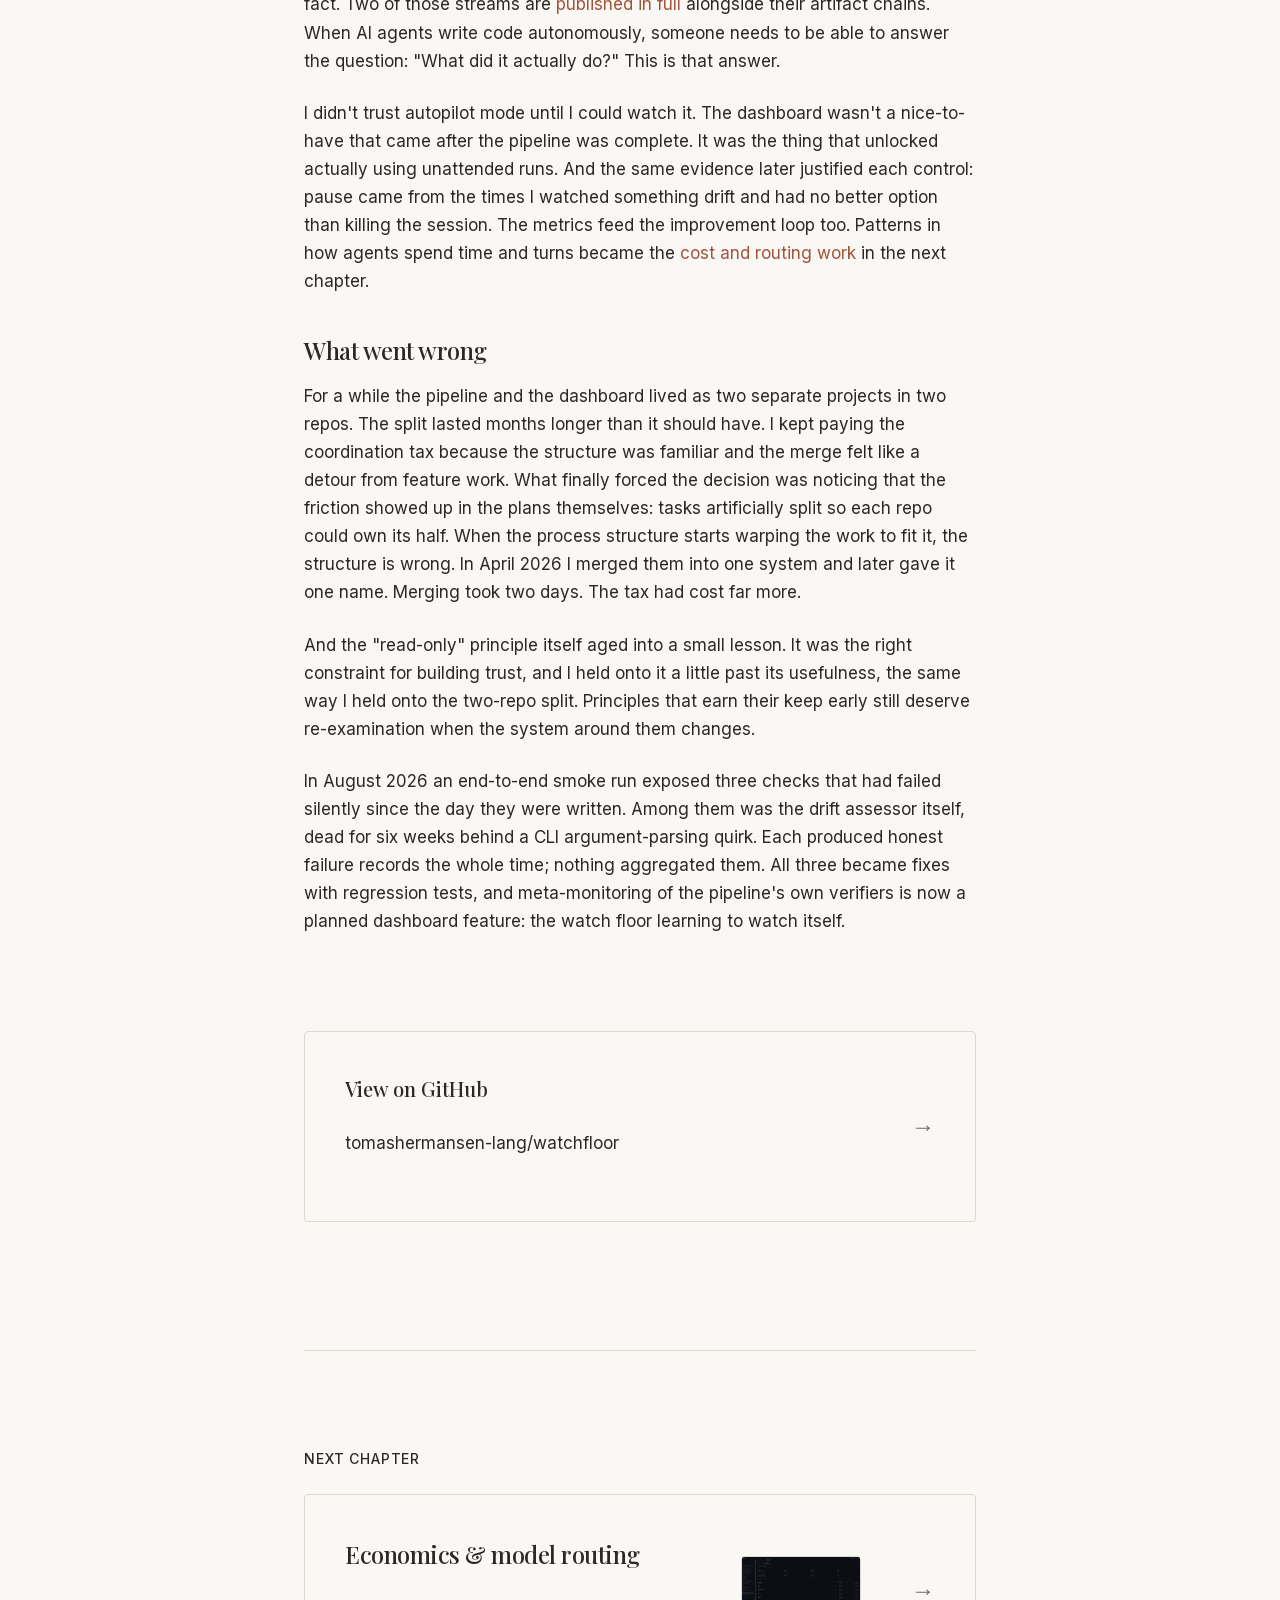
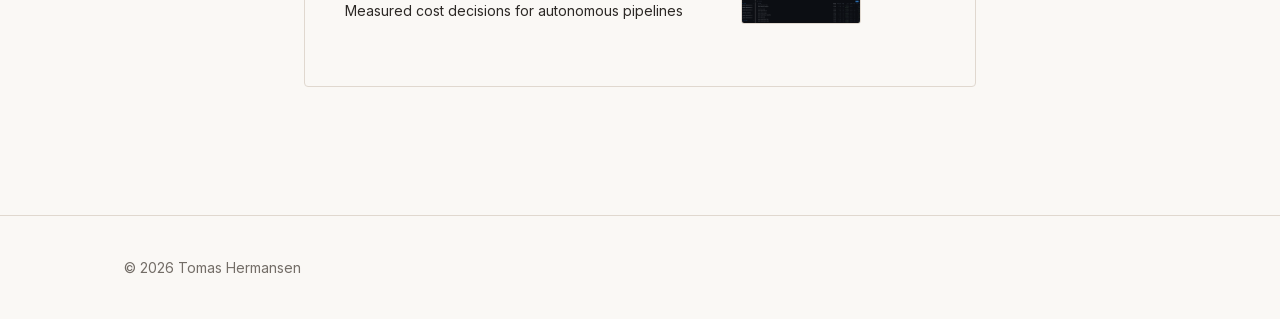
<file: projects/watchfloor-observability.html>
<!DOCTYPE html>
<html lang="en">
<head>
  <meta charset="UTF-8">
  <meta name="viewport" content="width=device-width, initial-scale=1.0">
  <meta name="theme-color" content="#FAF8F5">
  <title>Watchfloor: The Watch Floor | Tomas Hermansen</title>
  <meta name="description" content="The supervision deck for autonomous AI pipelines. Live session streams, plan tracking, session metrics, and the controls to pause, resume, and intervene. Part of Watchfloor.">
  <meta property="og:type" content="article">
  <meta property="og:title" content="Watchfloor: The Watch Floor | Tomas Hermansen">
  <meta property="og:description" content="The supervision deck for autonomous AI pipelines. Live session streams, plan tracking, session metrics, and the controls to pause, resume, and intervene. Part of Watchfloor.">
  <meta property="og:url" content="https://tomashermansen-lang.github.io/portfolio/projects/watchfloor-observability.html">
  <meta property="og:image" content="https://tomashermansen-lang.github.io/portfolio/screenshots/execution-graph-dashboard.png">
  <meta name="twitter:card" content="summary_large_image">

  <link rel="canonical" href="https://tomashermansen-lang.github.io/portfolio/projects/watchfloor-observability.html">
  <link rel="icon" href="../assets/favicon.svg" type="image/svg+xml">
  <link rel="icon" href="../assets/favicon.ico" sizes="32x32">
  <link rel="apple-touch-icon" href="../assets/apple-touch-icon.png">
  <link rel="manifest" href="../site.webmanifest">
  <link rel="stylesheet" href="../style.css?v=8">
</head>
<body>

  <a href="#main" class="skip-link">Skip to content</a>

  <nav class="nav" aria-label="Primary">
    <div class="nav__inner">
      <a href="../index.html" class="nav__name">Tomas Hermansen</a>
      <button class="nav__toggle" aria-expanded="false" aria-controls="nav-menu" aria-label="Menu">
        <svg class="nav__icon-open" viewBox="0 0 24 24" fill="none" stroke="currentColor" stroke-width="2" stroke-linecap="round"><line x1="3" y1="6" x2="21" y2="6"/><line x1="3" y1="12" x2="21" y2="12"/><line x1="3" y1="18" x2="21" y2="18"/></svg>
        <svg class="nav__icon-close" viewBox="0 0 24 24" fill="none" stroke="currentColor" stroke-width="2" stroke-linecap="round"><line x1="18" y1="6" x2="6" y2="18"/><line x1="6" y1="6" x2="18" y2="18"/></svg>
      </button>
      <ul class="nav__links" id="nav-menu">
        <li><a href="../about.html">About</a></li>
        <li class="nav__dropdown-trigger">
          <a href="../index.html#projects" role="button" aria-expanded="false" aria-haspopup="true">Projects and cases</a>
          <div class="nav__dropdown" id="projects-dropdown">
            <ul class="nav__dropdown-menu" role="menu">
              <li><a href="contract-terms/" role="menuitem">From AI use case to working prototype <span class="nav__dropdown-desc">Case study: business case, prototype, delivery package</span></a></li>
              <li><a href="watchfloor.html" role="menuitem">Watchfloor <span class="nav__dropdown-desc">Agentic SDLC with human supervision</span></a></li>
              <li class="nav__dropdown-subitem"><a href="watchfloor-pipeline.html" role="menuitem" aria-label="Watchfloor chapter: The pipeline">The pipeline</a></li>
              <li class="nav__dropdown-subitem"><a href="watchfloor-autopilot.html" role="menuitem" aria-label="Watchfloor chapter: Autopilot and execution graphs">Autopilot &amp; execution graphs</a></li>
              <li class="nav__dropdown-subitem"><a href="watchfloor-observability.html" role="menuitem" aria-label="Watchfloor chapter: The watch floor">The watch floor</a></li>
              <li class="nav__dropdown-subitem"><a href="watchfloor-economics.html" role="menuitem" aria-label="Watchfloor chapter: Economics and model routing">Economics &amp; model routing</a></li>
              <li><a href="rag-framework.html" role="menuitem">EuLex RAG <span class="nav__dropdown-desc">Legal Q&amp;A across 13 EU laws</span></a></li>
              <li><a href="ops-intelligence-hub.html" role="menuitem">Ops Intelligence Hub <span class="nav__dropdown-desc">Decision intelligence for workforce analytics</span></a></li>
            </ul>
          </div>
        </li>
        <li><a href="../index.html#contact">Contact</a></li>
      </ul>
    </div>
  </nav>

  <main id="main">

    <section class="hero hero--project">
      <div class="container">
        <a href="watchfloor.html" class="back-link">&larr; Watchfloor</a>
        <h1 class="hero__title hero__title--project">The watch floor</h1>
        <p class="hero__subtitle">If I'm going to let AI agents run unattended, I need to see what they did and why. Increasingly, I also need the controls to act on what I see.</p>
        <div class="hero__meta">
          <span>Watchfloor chapter 3 of 4 &middot; Built from February 2026, actively evolving</span>
        </div>
        <div class="project-card__tags" style="margin-top: var(--space-sm);">
          <span class="tag">react</span>
          <span class="tag">typescript</span>
          <span class="tag">python</span>
          <span class="tag">fastapi</span>
          <span class="tag">mui</span>
          <span class="tag">recharts</span>
        </div>
      </div>
    </section>

    <div class="project-content">

      <p class="project-content__summary">
        The supervision deck that gives the system its name. A full-stack dashboard
        for monitoring autonomous pipeline runs, navigating multi-task projects,
        and providing the audit trail that makes unattended AI work accountable.
        What began as pure observability has grown a control surface: pause, resume,
        and a terminal into any running session.
      </p>

      <h2>How it started</h2>

      <p>
        Once <a href="watchfloor-autopilot.html">execution graphs</a> existed, I needed
        a place to see the plan and monitor how it was going: which features are done,
        which are in progress, and which need my attention. The first version was a
        single HTML file with inline JavaScript. A bash hook registered with Claude
        Code fired on every session event and appended a line to a shared log file.
        The HTML page polled that file through a small Python server and rendered
        session cards. Two days later, execution plans arrived in the pipeline and the
        requirements changed completely. The rewrite to React with a Python backend
        took longer than building the original.
      </p>

      <h2>What it monitors</h2>

      <p>
        The <strong>plan viewer</strong> renders
        <a href="watchfloor-autopilot.html#execution-graphs">execution graphs</a> as visual
        dependency trackers. Phases expand to show their tasks, each with a
        progress bar showing how far through the pipeline it is. Gates show
        whether pass conditions are met, and drift verdicts from the deviation
        assessor appear alongside the tasks they concern. This is the primary view
        for larger projects: which phases are done, what's blocked, where the
        project actually stands.
      </p>

      <div class="screenshot">
        <video autoplay muted loop playsinline class="screenshot__image" style="aspect-ratio: 16/9; object-fit: cover;">
          <source src="../screenshots/dashboard-plan-viewer.mp4" type="video/mp4">
          <img src="../screenshots/execution-graph-dashboard.png" alt="The watch floor's plan viewer showing an execution plan: a strip of phases with per-phase progress, one phase expanded into a dependency graph of tasks, and a gate node with all three checks passed" class="screenshot__image" loading="lazy">
        </video>
        <p class="screenshot__caption">Plan viewer: a plan's vision and success criteria, then the live execution graph while the chain runs. Tap to expand.</p>
      </div>

      <p>
        An activity rail keeps everything live in view at once: active
        sessions across projects, running plans, and features. Sessions
        waiting for human input are flagged with a warning
        state, so when several features run in parallel I can see where my
        attention is needed and drill into the task without leaving the
        watch floor.
      </p>

      <p>
        The <strong>autopilot monitor</strong> discovers active
        <a href="watchfloor-autopilot.html#two-modes">autopilot</a> sessions by scanning
        project directories for pipeline output files. Each session gets a
        phase stepper and cost tracking per phase. Pipeline state at a glance,
        session details one click deeper.
      </p>

      <div class="screenshot">
        <img src="../screenshots/dashboard-autopilot.png" alt="Task drill-down for a completed autopilot run: phase timeline with per-phase durations, turns, and cost, the artifact chain from requirements to QA report, and the narrative log showing the static analysis and commit phases" class="screenshot__image" loading="lazy">
        <p class="screenshot__caption">Task drill-down for an unattended run: per-phase cost on the left, the artifact chain, and the narrative log. Tap to expand.</p>
      </div>

      <p>
        The <strong>session viewer</strong> is the drill-down. Click any
        session, flow mode or autopilot, and the viewer shows what happened
        inside it. For active sessions, it streams the agent's output in
        near-real-time: phase transitions, tool calls (collapsible), the
        agent's reasoning, and results. For completed sessions, it's a full
        replay of the run.
      </p>

      <div class="screenshot">
        <video autoplay muted loop playsinline class="screenshot__image" style="aspect-ratio: 16/9; object-fit: cover;">
          <source src="../screenshots/dashboard-session-viewer-dark.mp4" type="video/mp4">
          <img src="../screenshots/dashboard-session-viewer.gif" alt="Task drill-down during a live chain run: the narrative log, a rendered plan artifact, and the task brief with acceptance criteria" class="screenshot__image" loading="lazy">
        </video>
        <p class="screenshot__caption">Task drill-down while a chain runs: the live narrative, a rendered plan artifact, and the task brief with its acceptance criteria. Tap to expand.</p>
      </div>

      <p>
        <strong>Session metrics</strong> came later, once I realised the hook
        data could feed back into the process. Eight panels cover tool usage,
        error rates, session lifecycle, permission friction, subagent
        utilization, file activity, task completion, and an activity timeline.
        When a run fails or takes too long, the metrics show where time and
        tokens went.
      </p>

      <div class="screenshot">
        <video autoplay muted loop playsinline class="screenshot__image" style="aspect-ratio: 16/9; object-fit: cover;">
          <source src="../screenshots/dashboard-metrics.mp4" type="video/mp4">
          <img src="../screenshots/dashboard-metrics.png" alt="Session metrics: a KPI strip with sessions, tool calls, error rate, permission friction, and spend per hour, a per-branch activity timeline, tool usage bars, and error tracking" class="screenshot__image" loading="lazy">
        </video>
        <p class="screenshot__caption">Session metrics live: KPI strip with spend per hour, a per-branch activity timeline, tool usage, and error tracking across twelve sessions. Tap to expand.</p>
      </div>

      <h2>From observing to controlling</h2>

      <p>
        The dashboard was read-only by principle for its first months: it never wrote
        anything, anywhere. That constraint kept the architecture simple and made the
        early trust question easy, since a monitoring tool that can't act can't do
        harm. But real supervision eventually needs hands. When an unattended run
        heads somewhere it shouldn't, watching it go wrong is not oversight.
      </p>

      <p>
        So the watch floor grew a control surface, deliberately narrow. Autopilot
        sessions can be paused and resumed from the dashboard, with a state machine
        guarding which transitions are legal. An embedded terminal streams the live
        tmux session over a WebSocket, deliberately read only: I can watch exactly
        what the agent's terminal shows, but intervention happens through the
        explicit controls, never by typing into the agent's session. The
        backend moved from a small standard-library server to FastAPI as part of this
        shift. Reads are still cheap file reads with no database. Control actions are
        the only writes, and each one is explicit.
      </p>

      <h2>How the data flows</h2>

      <!-- Architecture — typography-driven, reusing exec-graph component -->
      <div class="exec-graph">

        <div class="exec-graph__phase">
          <div class="exec-graph__phase-header">
            <span class="exec-graph__phase-number">01</span>
            <span class="exec-graph__phase-name">Data sources</span>
          </div>
          <div class="exec-graph__tasks">
            <div class="exec-graph__task">
              <span class="exec-graph__task-name">Claude Code hooks</span>
              <span class="exec-graph__task-meta">event log via atomic append</span>
            </div>
            <div class="exec-graph__task">
              <span class="exec-graph__task-name">Pipeline streams</span>
              <span class="exec-graph__task-meta">structured session data</span>
            </div>
            <div class="exec-graph__task">
              <span class="exec-graph__task-name">Git worktrees</span>
              <span class="exec-graph__task-meta">execution plans and artifacts</span>
            </div>
          </div>
        </div>

        <div class="exec-graph__phase">
          <div class="exec-graph__phase-header">
            <span class="exec-graph__phase-number">02</span>
            <span class="exec-graph__phase-name">Backend</span>
            <span class="exec-graph__gate">FastAPI &middot; no database</span>
          </div>
          <div class="exec-graph__tasks">
            <div class="exec-graph__task">
              <span class="exec-graph__task-name">Read endpoints</span>
              <span class="exec-graph__task-meta">files + git &middot; localhost only</span>
            </div>
            <div class="exec-graph__task">
              <span class="exec-graph__task-name">Control endpoints</span>
              <span class="exec-graph__task-meta">pause/resume &middot; guarded state machine</span>
            </div>
            <div class="exec-graph__task">
              <span class="exec-graph__task-name">Terminal view</span>
              <span class="exec-graph__task-meta">read-only WebSocket stream of tmux sessions</span>
            </div>
          </div>
          <p class="exec-graph__note">Reads stay file-based. Control actions are the only writes, each explicit.</p>
        </div>

        <div class="exec-graph__phase">
          <div class="exec-graph__phase-header">
            <span class="exec-graph__phase-number">03</span>
            <span class="exec-graph__phase-name">Frontend</span>
            <span class="exec-graph__gate">React 19 &middot; MUI v7 &middot; Recharts</span>
          </div>
          <div class="exec-graph__tasks">
            <div class="exec-graph__task">
              <span class="exec-graph__task-name">Plan viewer</span>
              <span class="exec-graph__task-meta">dependency graph &middot; progress &middot; gates &middot; drift verdicts</span>
            </div>
            <div class="exec-graph__task">
              <span class="exec-graph__task-name">Autopilot monitor</span>
              <span class="exec-graph__task-meta">phase stepper &middot; live logs &middot; cost tracking &middot; controls</span>
            </div>
            <div class="exec-graph__task">
              <span class="exec-graph__task-name">Session viewer</span>
              <span class="exec-graph__task-meta">live stream &middot; tool calls &middot; phase transitions</span>
            </div>
            <div class="exec-graph__task">
              <span class="exec-graph__task-name">Session metrics</span>
              <span class="exec-graph__task-meta">8 panels &middot; tool usage through activity timeline</span>
            </div>
          </div>
        </div>

        <p class="exec-graph__caption">Hooks handle event generation. The backend reads, and acts only when told to. The watch floor observes and, when needed, intervenes.</p>
      </div>

      <p>
        Session discovery is automatic. The backend scans project directories
        for pipeline output files and execution plans. No configuration file,
        no session registration. Start a pipeline run and the watch floor
        picks it up.
      </p>

      <h2>Reflections</h2>

      <p>
        The session data turned out to be the only complete audit trail for
        unattended runs. Git shows the outcome, commits and merged code, but
        not the path that got there: which tools the agent called, which files
        it read, which approaches it tried and abandoned, what ruff and mypy
        flagged, what SonarQube reported, how the agent responded to each
        finding. The watch floor captures and persists the full
        stream per feature, so I can review exactly what happened in any
        autopilot run after the fact. Two of those streams are
        <a href="https://github.com/tomashermansen-lang/watchfloor/tree/main/docs/example-feature" target="_blank" rel="noopener noreferrer">published in full</a>
        alongside their artifact chains. When AI agents write code autonomously,
        someone needs to be able to answer the question: "What did it actually
        do?" This is that answer.
      </p>

      <p>
        I didn't trust autopilot mode until I could watch it. The dashboard
        wasn't a nice-to-have that came after the pipeline was complete. It
        was the thing that unlocked actually using unattended runs. And the
        same evidence later justified each control: pause came from the times
        I watched something drift and had no better option than killing the
        session. The metrics feed the improvement loop too. Patterns in how
        agents spend time and turns became the
        <a href="watchfloor-economics.html">cost and routing work</a> in the
        next chapter.
      </p>

      <h3>What went wrong</h3>

      <p>
        For a while the pipeline and the dashboard lived as two separate projects in two
        repos. The split lasted months longer than it should have. I kept paying the
        coordination tax because the structure was familiar and the merge felt like a
        detour from feature work. What finally forced the decision was noticing that
        the friction showed up in the plans themselves: tasks artificially split so
        each repo could own its half. When the process structure starts warping the
        work to fit it, the structure is wrong. In April 2026 I merged them into one
        system and later gave it one name. Merging took two days. The tax had cost
        far more.
      </p>

      <p>
        And the "read-only" principle itself aged into a small lesson. It was the
        right constraint for building trust, and I held onto it a little past its
        usefulness, the same way I held onto the two-repo split. Principles that
        earn their keep early still deserve re-examination when the system around
        them changes.
      </p>

      <p>
        In August 2026 an end-to-end smoke run exposed three checks that had failed
        silently since the day they were written. Among them was the drift assessor
        itself, dead for six weeks behind a CLI argument-parsing quirk. Each produced
        honest failure records the whole time; nothing aggregated them. All three
        became fixes with regression tests, and meta-monitoring of the pipeline's own
        verifiers is now a planned dashboard feature: the watch floor learning to
        watch itself.
      </p>

      <!-- Repo link -->
      <a href="https://github.com/tomashermansen-lang/watchfloor" class="project-cta" target="_blank" rel="noopener noreferrer">
        <div>
          <p class="project-cta__label">View on GitHub</p>
          <p class="project-cta__text">tomashermansen-lang/watchfloor</p>
        </div>
        <span class="project-cta__arrow">&rarr;</span>
      </a>

      <div class="next-project">
        <p class="next-project__label">Next chapter</p>
        <a href="watchfloor-economics.html" class="next-project__link">
          <div>
            <p class="next-project__title">Economics &amp; model routing</p>
            <p class="next-project__description">Measured cost decisions for autonomous pipelines</p>
          </div>
          <div class="next-project__thumbnail">
            <img src="../screenshots/watchfloor-cost.png" alt="" loading="lazy" width="120" height="68">
          </div>
          <span class="next-project__arrow" aria-hidden="true">&rarr;</span>
        </a>
      </div>

    </div>

  </main>

  <footer class="footer">
    <div class="footer__inner">
      <span>&copy; 2026 Tomas Hermansen</span>
    </div>
  </footer>

  <script src="../lightbox.js"></script>
  <script>window.goatcounter = { path: function () { return location.pathname.replace(/\/index\.html$/, "/"); } };</script>
  <script data-goatcounter="https://tomashermansen.goatcounter.com/count" async src="//gc.zgo.at/count.js"></script>
</body>
</html>
</file>
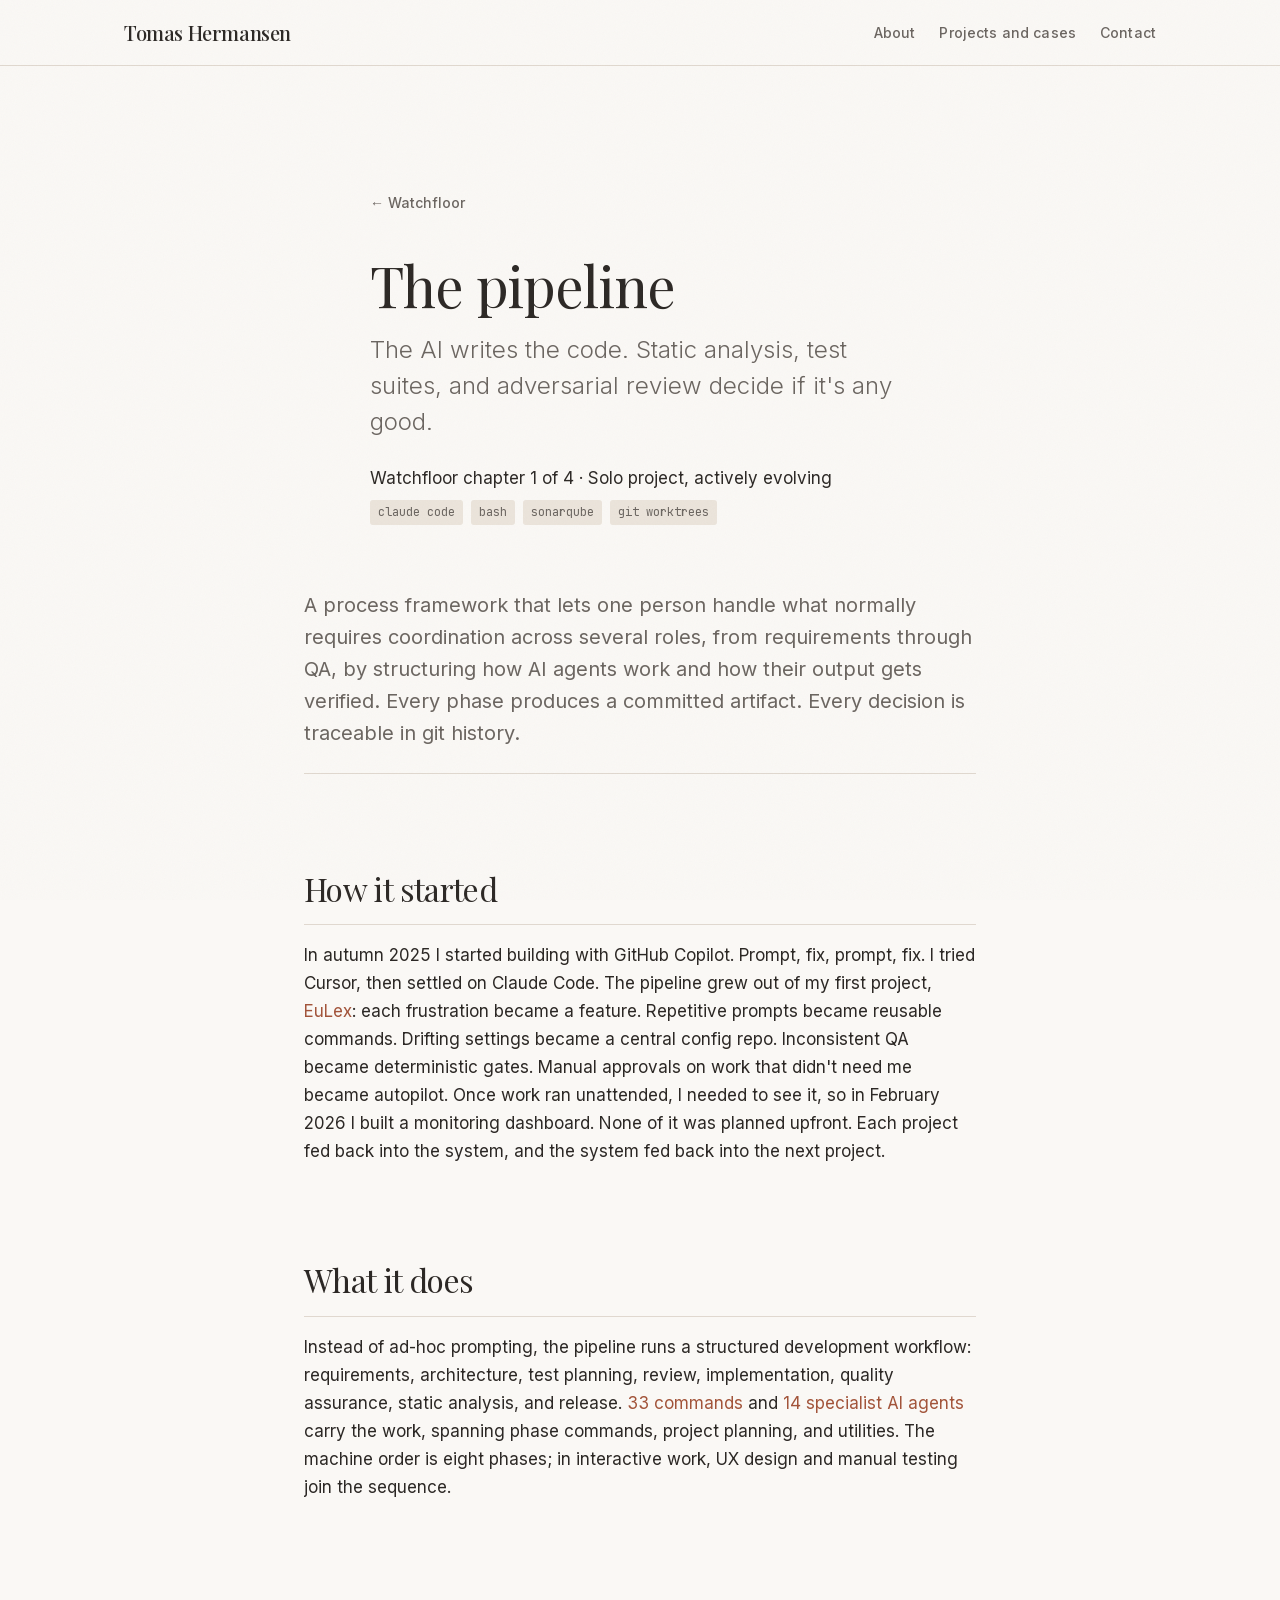
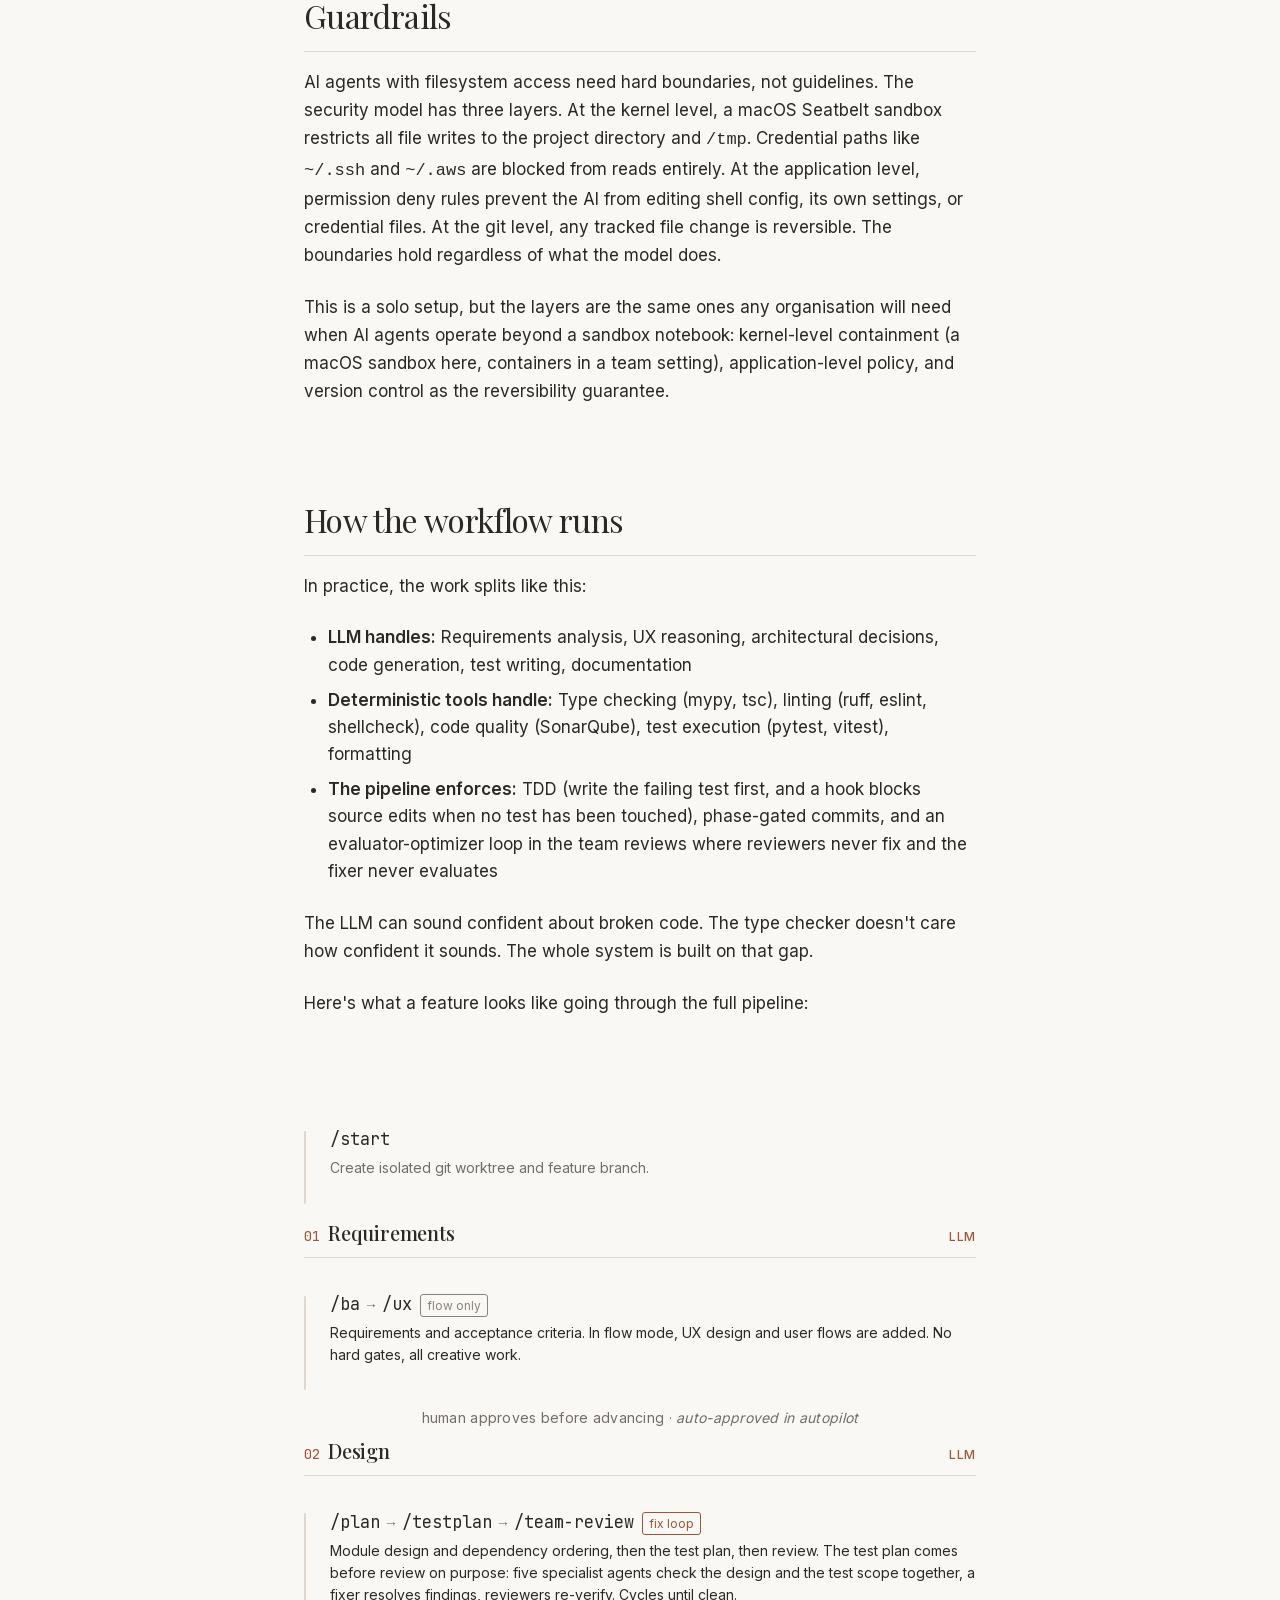
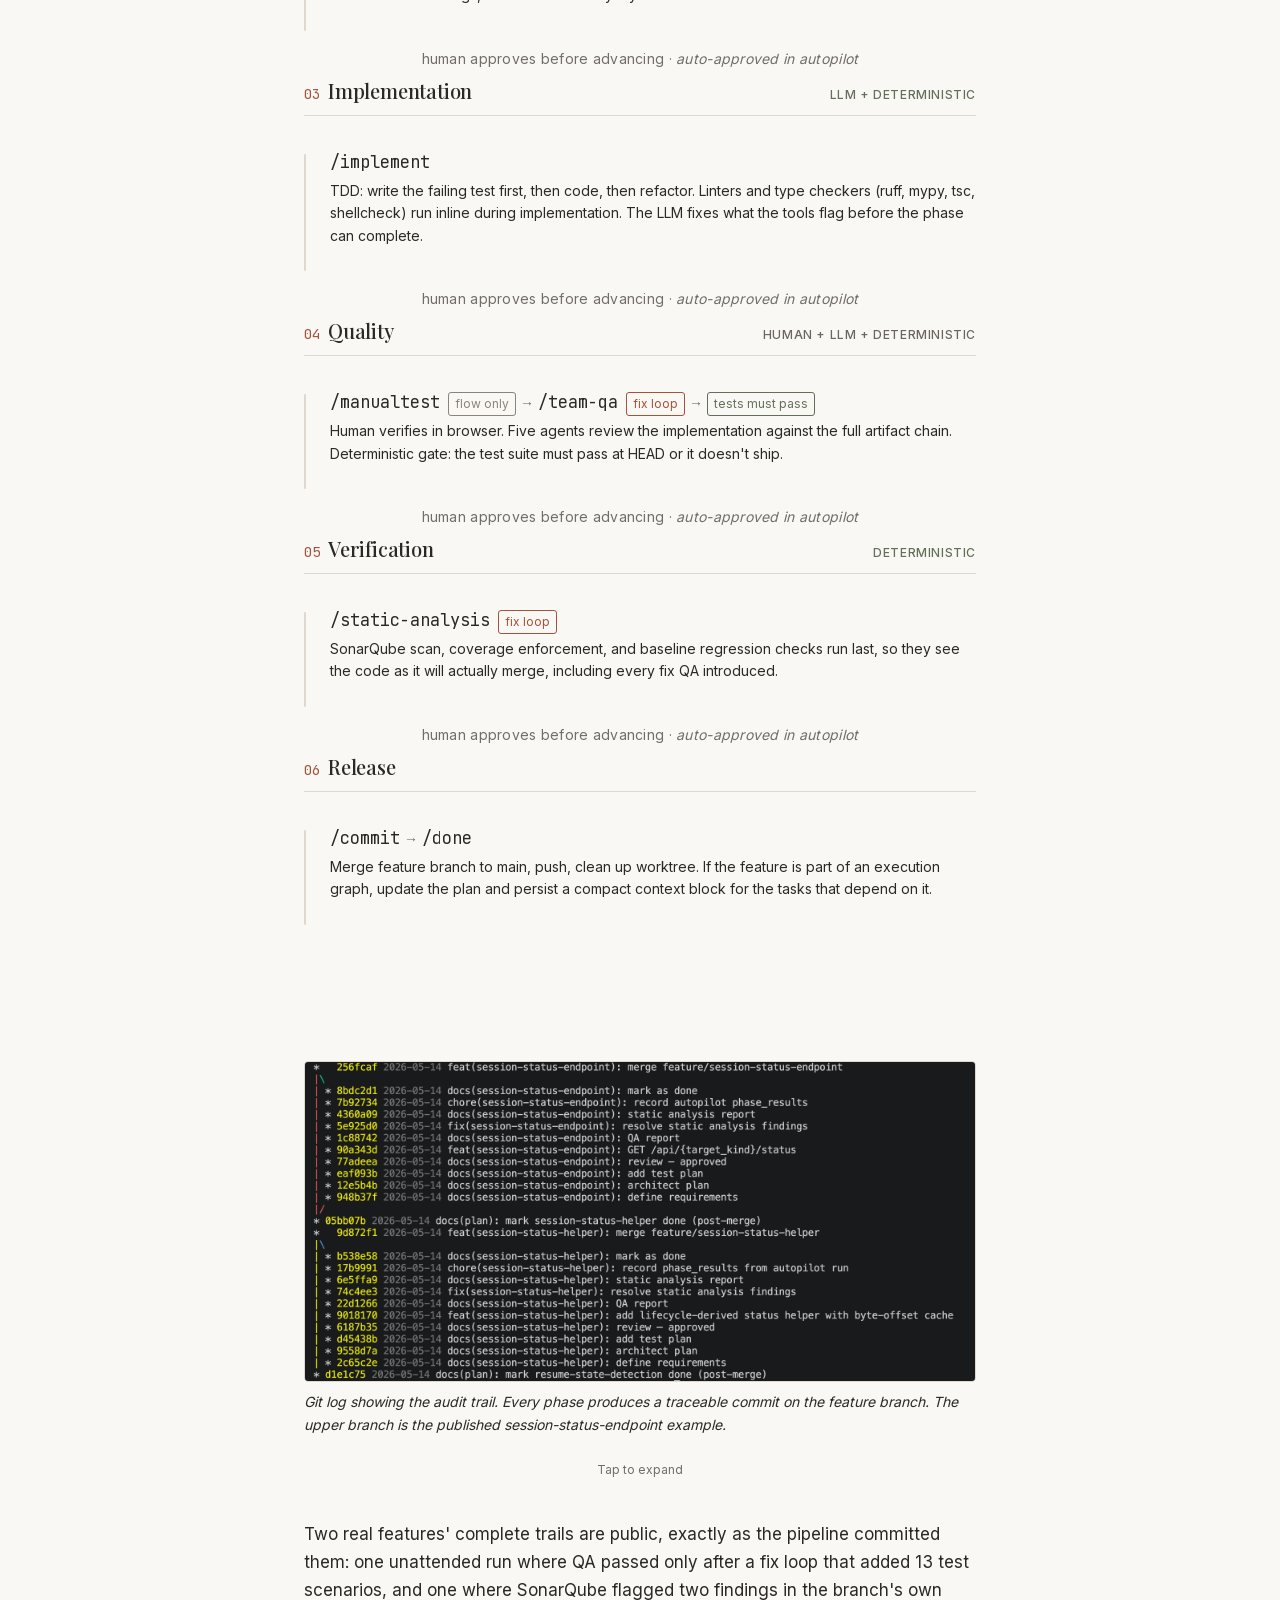
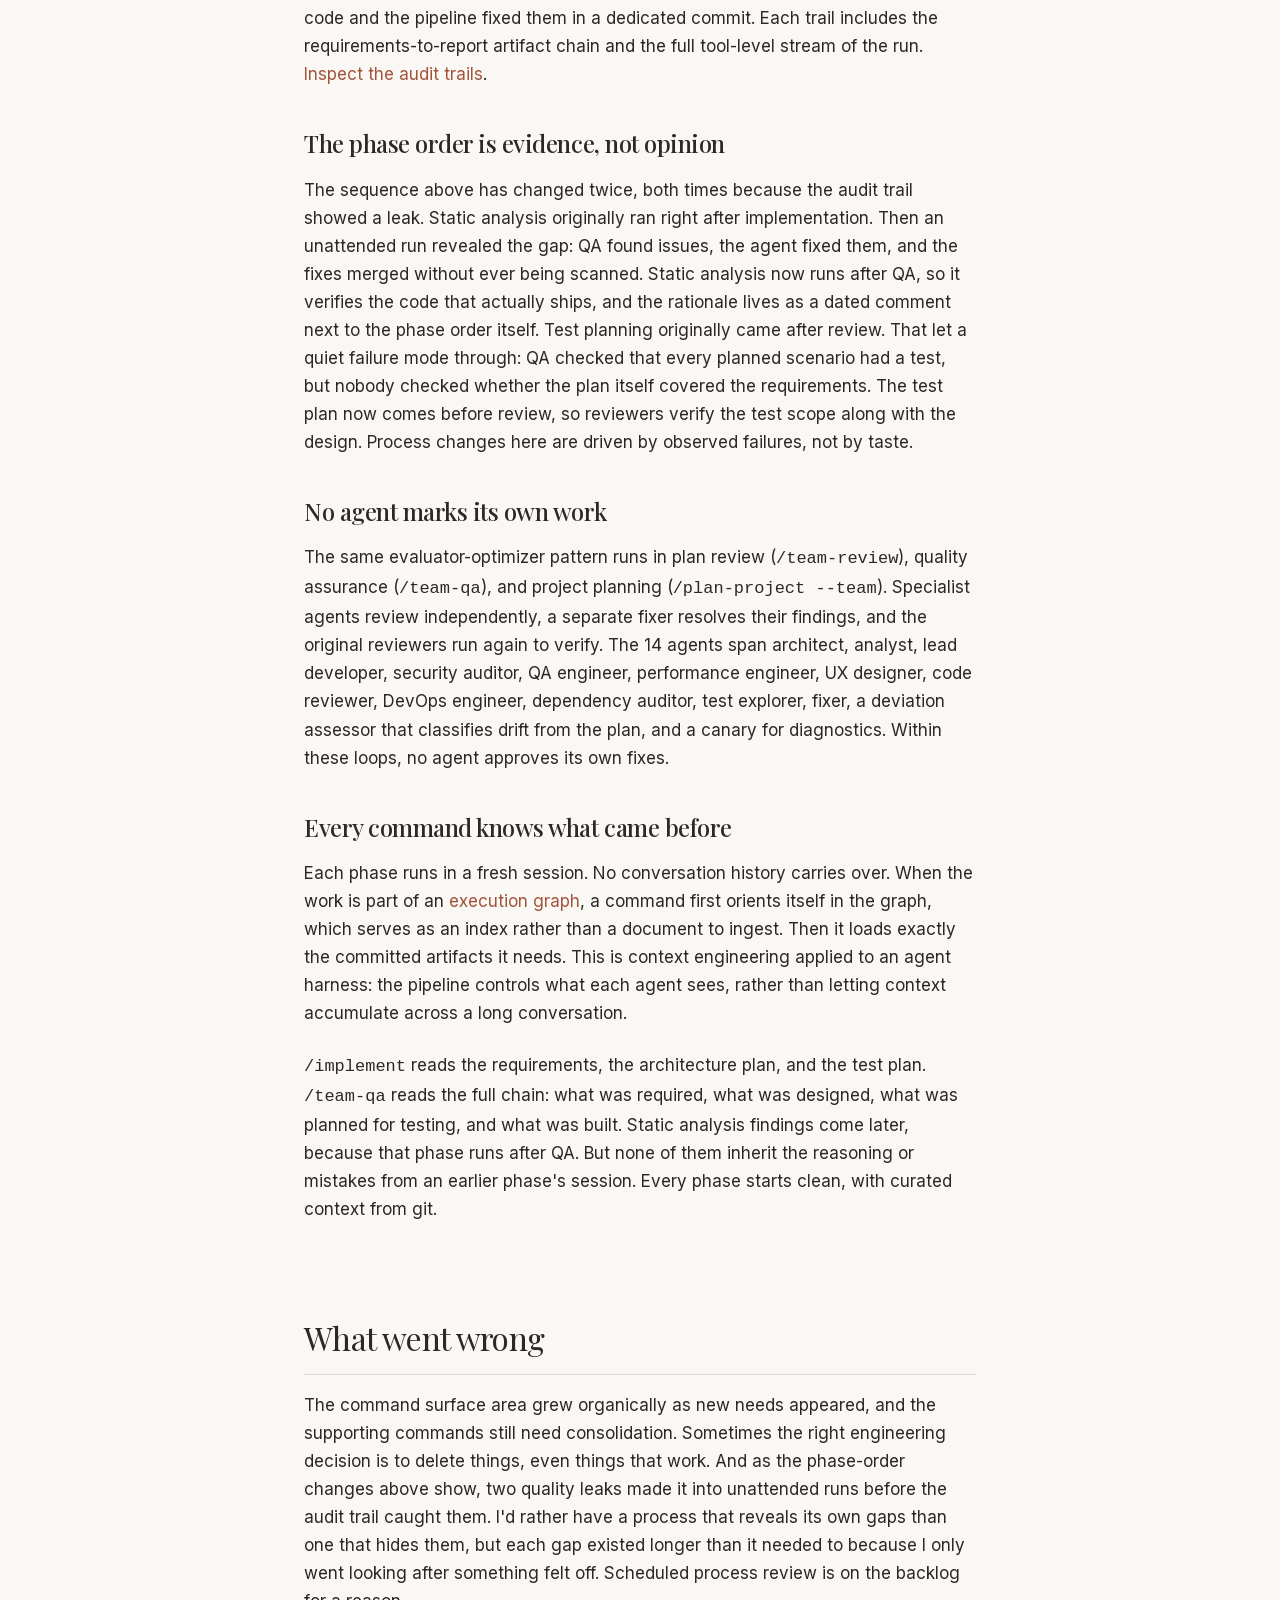
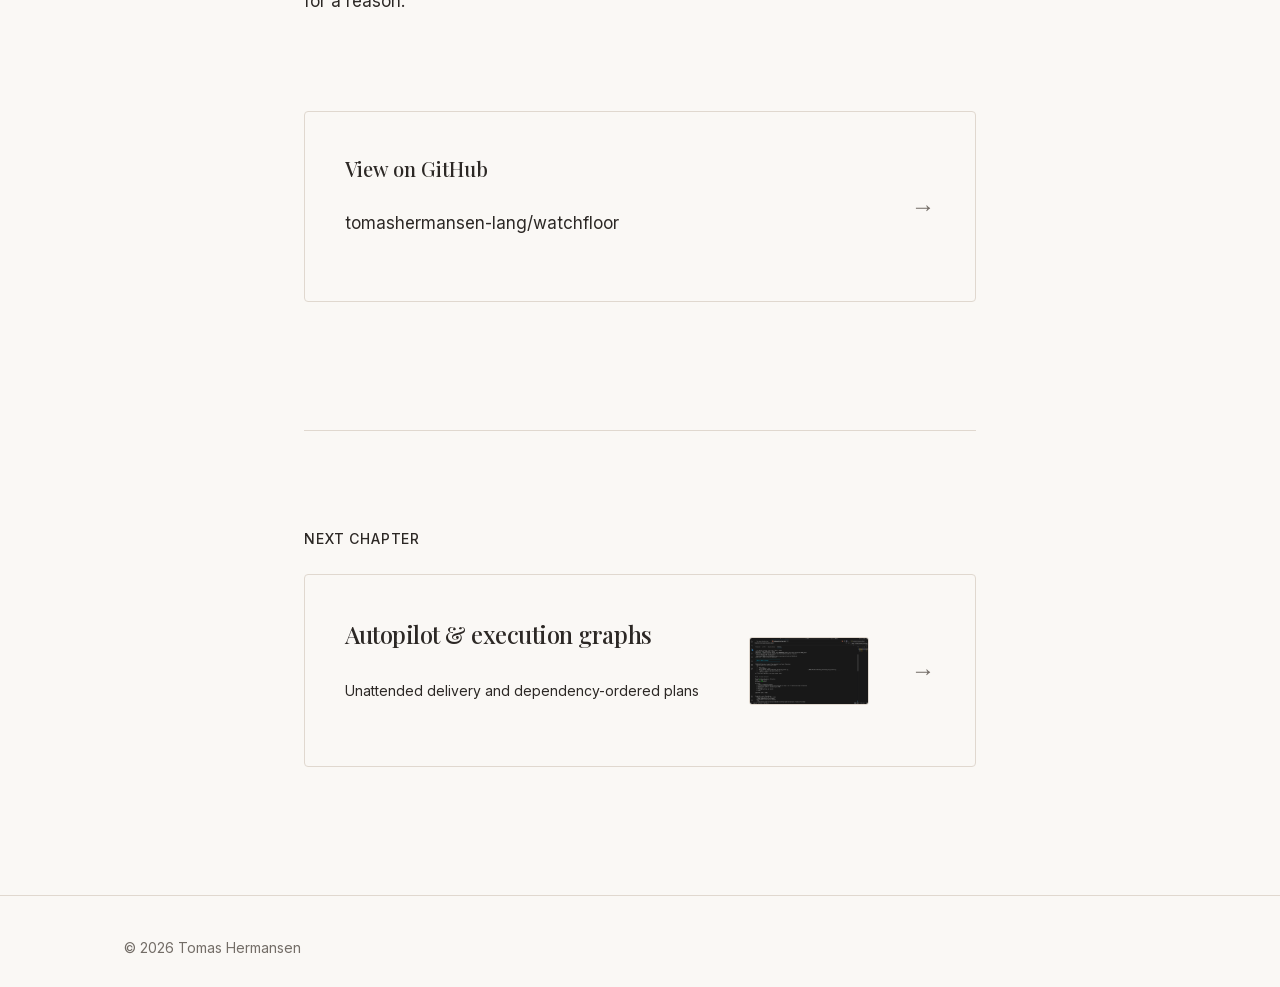
<file: projects/watchfloor-pipeline.html>
<!DOCTYPE html>
<html lang="en">
<head>
  <meta charset="UTF-8">
  <meta name="viewport" content="width=device-width, initial-scale=1.0">
  <meta name="theme-color" content="#FAF8F5">
  <title>Watchfloor: The Pipeline | Tomas Hermansen</title>
  <meta name="description" content="The AI writes the code. Static analysis, test suites, and adversarial review decide if it's any good. The delivery pipeline inside Watchfloor.">
  <meta property="og:type" content="article">
  <meta property="og:title" content="Watchfloor: The Pipeline | Tomas Hermansen">
  <meta property="og:description" content="The AI writes the code. Static analysis, test suites, and adversarial review decide if it's any good. The delivery pipeline inside Watchfloor.">
  <meta property="og:url" content="https://tomashermansen-lang.github.io/portfolio/projects/watchfloor-pipeline.html">
  <meta property="og:image" content="https://tomashermansen-lang.github.io/portfolio/screenshots/pipeline-git-log.png">
  <meta name="twitter:card" content="summary_large_image">

  <link rel="canonical" href="https://tomashermansen-lang.github.io/portfolio/projects/watchfloor-pipeline.html">
  <link rel="icon" href="../assets/favicon.svg" type="image/svg+xml">
  <link rel="icon" href="../assets/favicon.ico" sizes="32x32">
  <link rel="apple-touch-icon" href="../assets/apple-touch-icon.png">
  <link rel="manifest" href="../site.webmanifest">
  <link rel="stylesheet" href="../style.css?v=8">
</head>
<body>

  <a href="#main" class="skip-link">Skip to content</a>

  <nav class="nav" aria-label="Primary">
    <div class="nav__inner">
      <a href="../index.html" class="nav__name">Tomas Hermansen</a>
      <button class="nav__toggle" aria-expanded="false" aria-controls="nav-menu" aria-label="Menu">
        <svg class="nav__icon-open" viewBox="0 0 24 24" fill="none" stroke="currentColor" stroke-width="2" stroke-linecap="round"><line x1="3" y1="6" x2="21" y2="6"/><line x1="3" y1="12" x2="21" y2="12"/><line x1="3" y1="18" x2="21" y2="18"/></svg>
        <svg class="nav__icon-close" viewBox="0 0 24 24" fill="none" stroke="currentColor" stroke-width="2" stroke-linecap="round"><line x1="18" y1="6" x2="6" y2="18"/><line x1="6" y1="6" x2="18" y2="18"/></svg>
      </button>
      <ul class="nav__links" id="nav-menu">
        <li><a href="../about.html">About</a></li>
        <li class="nav__dropdown-trigger">
          <a href="../index.html#projects" role="button" aria-expanded="false" aria-haspopup="true">Projects and cases</a>
          <div class="nav__dropdown" id="projects-dropdown">
            <ul class="nav__dropdown-menu" role="menu">
              <li><a href="contract-terms/" role="menuitem">From AI use case to working prototype <span class="nav__dropdown-desc">Case study: business case, prototype, delivery package</span></a></li>
              <li><a href="watchfloor.html" role="menuitem">Watchfloor <span class="nav__dropdown-desc">Agentic SDLC with human supervision</span></a></li>
              <li class="nav__dropdown-subitem"><a href="watchfloor-pipeline.html" role="menuitem" aria-label="Watchfloor chapter: The pipeline">The pipeline</a></li>
              <li class="nav__dropdown-subitem"><a href="watchfloor-autopilot.html" role="menuitem" aria-label="Watchfloor chapter: Autopilot and execution graphs">Autopilot &amp; execution graphs</a></li>
              <li class="nav__dropdown-subitem"><a href="watchfloor-observability.html" role="menuitem" aria-label="Watchfloor chapter: The watch floor">The watch floor</a></li>
              <li class="nav__dropdown-subitem"><a href="watchfloor-economics.html" role="menuitem" aria-label="Watchfloor chapter: Economics and model routing">Economics &amp; model routing</a></li>
              <li><a href="rag-framework.html" role="menuitem">EuLex RAG <span class="nav__dropdown-desc">Legal Q&amp;A across 13 EU laws</span></a></li>
              <li><a href="ops-intelligence-hub.html" role="menuitem">Ops Intelligence Hub <span class="nav__dropdown-desc">Decision intelligence for workforce analytics</span></a></li>
            </ul>
          </div>
        </li>
        <li><a href="../index.html#contact">Contact</a></li>
      </ul>
    </div>
  </nav>

  <main id="main">

    <section class="hero hero--project">
      <div class="container">
        <a href="watchfloor.html" class="back-link">&larr; Watchfloor</a>
        <h1 class="hero__title hero__title--project">The pipeline</h1>
        <p class="hero__subtitle">The AI writes the code. Static analysis, test suites, and adversarial review decide if it's any good.</p>
        <div class="hero__meta">
          <span>Watchfloor chapter 1 of 4 &middot; Solo project, actively evolving</span>
        </div>
        <div class="project-card__tags" style="margin-top: var(--space-sm);">
          <span class="tag">claude code</span>
          <span class="tag">bash</span>
          <span class="tag">sonarqube</span>
          <span class="tag">git worktrees</span>
        </div>
      </div>
    </section>

    <div class="project-content">

      <p class="project-content__summary">
        A process framework that lets one person handle what normally requires
        coordination across several roles, from requirements through QA, by structuring
        how AI agents work and how their output gets verified. Every phase produces a
        committed artifact. Every decision is traceable in git history.
      </p>

      <h2>How it started</h2>

      <p>
        In autumn 2025 I started building with GitHub Copilot. Prompt, fix, prompt, fix.
        I tried Cursor, then settled on Claude Code. The pipeline grew out of my first
        project, <a href="rag-framework.html">EuLex</a>: each frustration became a feature. Repetitive prompts became reusable commands.
        Drifting settings became a central config repo. Inconsistent QA became
        deterministic gates. Manual approvals on work that didn't need me became
        autopilot. Once work ran unattended, I needed to see it, so in February 2026
        I built a monitoring dashboard. None of it was planned upfront. Each project
        fed back into the system, and the system fed back into the next project.
      </p>

      <h2>What it does</h2>

      <p>
        Instead of ad-hoc prompting, the pipeline runs a structured development
        workflow: requirements, architecture, test planning, review, implementation,
        quality assurance, static analysis, and release.
        <a href="https://github.com/tomashermansen-lang/watchfloor/tree/main/adapters/claude-code/claude/commands" target="_blank" rel="noopener noreferrer">33 commands</a>
        and
        <a href="https://github.com/tomashermansen-lang/watchfloor/tree/main/adapters/claude-code/claude/agents" target="_blank" rel="noopener noreferrer">14 specialist AI agents</a>
        carry the work, spanning phase commands, project planning, and
        utilities. The machine order is eight phases; in interactive work, UX design
        and manual testing join the sequence.
      </p>

      <h2>Guardrails</h2>

      <p>
        AI agents with filesystem access need hard boundaries, not guidelines.
        The security model has three layers. At the kernel level, a
        macOS Seatbelt sandbox restricts all file writes to the project directory
        and <code>/tmp</code>. Credential paths like <code>~/.ssh</code> and
        <code>~/.aws</code> are blocked from reads entirely. At the application
        level, permission deny rules prevent the AI from editing shell config,
        its own settings, or credential files. At the git level, any tracked
        file change is reversible. The boundaries hold regardless of what the
        model does.
      </p>

      <p>
        This is a solo setup, but the layers are the same ones any
        organisation will need when AI agents operate beyond a sandbox notebook:
        kernel-level containment (a macOS sandbox here, containers in a team
        setting), application-level policy, and version control as the
        reversibility guarantee.
      </p>

      <h2 id="workflow">How the workflow runs</h2>

      <p>
        In practice, the work splits like this:
      </p>

      <ul>
        <li><strong>LLM handles:</strong> Requirements analysis, UX reasoning, architectural decisions, code generation, test writing, documentation</li>
        <li><strong>Deterministic tools handle:</strong> Type checking (mypy, tsc), linting (ruff, eslint, shellcheck), code quality (SonarQube), test execution (pytest, vitest), formatting</li>
        <li><strong>The pipeline enforces:</strong> TDD (write the failing test first, and a hook blocks source edits when no test has been touched), phase-gated commits, and an evaluator-optimizer loop in the team reviews where reviewers never fix and the fixer never evaluates</li>
      </ul>

      <p>
        The LLM can sound confident about broken code. The type checker doesn't care
        how confident it sounds. The whole system is built on that gap.
      </p>

      <p>
        Here's what a feature looks like going through the full pipeline:
      </p>

      <!-- Pipeline Timeline -->
      <div class="pipeline-timeline">

        <div class="pipeline-timeline__step pipeline-timeline__step--bookend">
          <div class="pipeline-timeline__marker"></div>
          <div class="pipeline-timeline__content">
            <div class="pipeline-timeline__header">
              <span class="pipeline-timeline__command">/start</span>
            </div>
            <p class="pipeline-timeline__detail">Create isolated git worktree and feature branch.</p>
          </div>
        </div>

        <div class="pipeline-timeline__phase">
          <div class="pipeline-timeline__phase-label">
            <span class="pipeline-timeline__phase-number">01</span>
            <span class="pipeline-timeline__phase-name">Requirements</span>
            <span class="pipeline-timeline__actor pipeline-timeline__actor--llm">LLM</span>
          </div>

          <div class="pipeline-timeline__step">
            <div class="pipeline-timeline__marker"></div>
            <div class="pipeline-timeline__content">
              <div class="pipeline-timeline__header">
                <span class="pipeline-timeline__command">/ba</span>
                <span class="pipeline-timeline__arrow">&rarr;</span>
                <span class="pipeline-timeline__command">/ux</span>
                <span class="pipeline-timeline__flow-only">flow only</span>
              </div>
              <p class="pipeline-timeline__detail">Requirements and acceptance criteria. In flow mode, UX design and user flows are added. No hard gates, all creative work.</p>
            </div>
          </div>
        </div>

        <div class="pipeline-timeline__checkpoint">human approves before advancing · <span class="pipeline-timeline__checkpoint-skip">auto-approved in autopilot</span></div>

        <div class="pipeline-timeline__phase">
          <div class="pipeline-timeline__phase-label">
            <span class="pipeline-timeline__phase-number">02</span>
            <span class="pipeline-timeline__phase-name">Design</span>
            <span class="pipeline-timeline__actor pipeline-timeline__actor--llm">LLM</span>
          </div>

          <div class="pipeline-timeline__step">
            <div class="pipeline-timeline__marker"></div>
            <div class="pipeline-timeline__content">
              <div class="pipeline-timeline__header">
                <span class="pipeline-timeline__command">/plan</span>
                <span class="pipeline-timeline__arrow">&rarr;</span>
                <span class="pipeline-timeline__command">/testplan</span>
                <span class="pipeline-timeline__arrow">&rarr;</span>
                <span class="pipeline-timeline__command">/team-review</span>
                <span class="pipeline-timeline__loop">fix loop</span>
              </div>
              <p class="pipeline-timeline__detail">Module design and dependency ordering, then the test plan, then review. The test plan comes before review on purpose: five specialist agents check the design and the test scope together, a fixer resolves findings, reviewers re-verify. Cycles until clean.</p>
            </div>
          </div>
        </div>

        <div class="pipeline-timeline__checkpoint">human approves before advancing · <span class="pipeline-timeline__checkpoint-skip">auto-approved in autopilot</span></div>

        <div class="pipeline-timeline__phase">
          <div class="pipeline-timeline__phase-label">
            <span class="pipeline-timeline__phase-number">03</span>
            <span class="pipeline-timeline__phase-name">Implementation</span>
            <span class="pipeline-timeline__actor pipeline-timeline__actor--det">LLM + Deterministic</span>
          </div>

          <div class="pipeline-timeline__step">
            <div class="pipeline-timeline__marker"></div>
            <div class="pipeline-timeline__content">
              <div class="pipeline-timeline__header">
                <span class="pipeline-timeline__command">/implement</span>
              </div>
              <p class="pipeline-timeline__detail">TDD: write the failing test first, then code, then refactor. Linters and type checkers (ruff, mypy, tsc, shellcheck) run inline during implementation. The LLM fixes what the tools flag before the phase can complete.</p>
            </div>
          </div>
        </div>

        <div class="pipeline-timeline__checkpoint">human approves before advancing · <span class="pipeline-timeline__checkpoint-skip">auto-approved in autopilot</span></div>

        <div class="pipeline-timeline__phase">
          <div class="pipeline-timeline__phase-label">
            <span class="pipeline-timeline__phase-number">04</span>
            <span class="pipeline-timeline__phase-name">Quality</span>
            <span class="pipeline-timeline__actor pipeline-timeline__actor--all">Human + LLM + Deterministic</span>
          </div>

          <div class="pipeline-timeline__step">
            <div class="pipeline-timeline__marker"></div>
            <div class="pipeline-timeline__content">
              <div class="pipeline-timeline__header">
                <span class="pipeline-timeline__command">/manualtest</span>
                <span class="pipeline-timeline__flow-only">flow only</span>
                <span class="pipeline-timeline__arrow">&rarr;</span>
                <span class="pipeline-timeline__command">/team-qa</span>
                <span class="pipeline-timeline__loop">fix loop</span>
                <span class="pipeline-timeline__arrow">&rarr;</span>
                <span class="pipeline-timeline__gate">tests must pass</span>
              </div>
              <p class="pipeline-timeline__detail">Human verifies in browser. Five agents review the implementation against the full artifact chain. Deterministic gate: the test suite must pass at HEAD or it doesn't ship.</p>
            </div>
          </div>
        </div>

        <div class="pipeline-timeline__checkpoint">human approves before advancing · <span class="pipeline-timeline__checkpoint-skip">auto-approved in autopilot</span></div>

        <div class="pipeline-timeline__phase">
          <div class="pipeline-timeline__phase-label">
            <span class="pipeline-timeline__phase-number">05</span>
            <span class="pipeline-timeline__phase-name">Verification</span>
            <span class="pipeline-timeline__actor pipeline-timeline__actor--det">Deterministic</span>
          </div>

          <div class="pipeline-timeline__step">
            <div class="pipeline-timeline__marker"></div>
            <div class="pipeline-timeline__content">
              <div class="pipeline-timeline__header">
                <span class="pipeline-timeline__command">/static-analysis</span>
                <span class="pipeline-timeline__loop">fix loop</span>
              </div>
              <p class="pipeline-timeline__detail">SonarQube scan, coverage enforcement, and baseline regression checks run last, so they see the code as it will actually merge, including every fix QA introduced.</p>
            </div>
          </div>
        </div>

        <div class="pipeline-timeline__checkpoint">human approves before advancing · <span class="pipeline-timeline__checkpoint-skip">auto-approved in autopilot</span></div>

        <div class="pipeline-timeline__phase">
          <div class="pipeline-timeline__phase-label">
            <span class="pipeline-timeline__phase-number">06</span>
            <span class="pipeline-timeline__phase-name">Release</span>
          </div>

          <div class="pipeline-timeline__step">
            <div class="pipeline-timeline__marker"></div>
            <div class="pipeline-timeline__content">
              <div class="pipeline-timeline__header">
                <span class="pipeline-timeline__command">/commit</span>
                <span class="pipeline-timeline__arrow">&rarr;</span>
                <span class="pipeline-timeline__command">/done</span>
              </div>
              <p class="pipeline-timeline__detail">Merge feature branch to main, push, clean up worktree. If the feature is part of an execution graph, update the plan and persist a compact context block for the tasks that depend on it.</p>
            </div>
          </div>
        </div>

      </div>

      <div class="screenshot">
        <img src="../screenshots/pipeline-git-log.png" alt="Git log showing two feature branches merged to main, each with phase-labeled commits: define requirements, architect plan, add test plan, review approved, implement, QA report, resolve static analysis findings, static analysis report, mark as done, and merge" class="screenshot__image" loading="lazy">
        <p class="screenshot__caption">Git log showing the audit trail. Every phase produces a traceable commit on the feature branch. The upper branch is the published session-status-endpoint example.</p>
      </div>

      <p>
        Two real features' complete trails are public, exactly as the pipeline
        committed them: one unattended run where QA passed only after a fix
        loop that added 13 test scenarios, and one where SonarQube flagged two
        findings in the branch's own code and the pipeline fixed them in a
        dedicated commit. Each trail includes the requirements-to-report
        artifact chain and the full tool-level stream of the run.
        <a href="https://github.com/tomashermansen-lang/watchfloor/tree/main/docs/example-feature" target="_blank" rel="noopener noreferrer">Inspect the audit trails</a>.
      </p>

      <h3 id="phase-order">The phase order is evidence, not opinion</h3>

      <p>
        The sequence above has changed twice, both times because the audit trail showed
        a leak. Static analysis originally ran right after implementation. Then an
        unattended run revealed the gap: QA found issues, the agent fixed them, and the
        fixes merged without ever being scanned. Static analysis now runs after QA, so
        it verifies the code that actually ships, and the rationale lives as a dated
        comment next to the phase order itself. Test planning originally came after
        review. That let a quiet failure mode through: QA checked that every planned
        scenario had a test, but nobody checked whether the plan itself covered the
        requirements. The test plan now comes before review, so reviewers verify the
        test scope along with the design. Process changes here are driven by observed
        failures, not by taste.
      </p>

      <h3>No agent marks its own work</h3>

      <p>
        The same evaluator-optimizer pattern runs in plan review (<code>/team-review</code>),
        quality assurance (<code>/team-qa</code>), and project planning (<code>/plan-project --team</code>).
        Specialist agents review independently, a separate fixer resolves their findings,
        and the original reviewers run again to verify. The 14 agents span architect,
        analyst, lead developer, security auditor, QA engineer, performance engineer,
        UX designer, code reviewer, DevOps engineer, dependency auditor, test explorer,
        fixer, a deviation assessor that classifies drift from the plan, and a canary
        for diagnostics. Within these loops, no agent approves its own fixes.
      </p>

      <h3>Every command knows what came before</h3>

      <p>
        Each phase runs in a fresh session. No conversation history carries over.
        When the work is part of an
        <a href="watchfloor-autopilot.html#execution-graphs">execution graph</a>,
        a command first orients itself in the graph, which serves as an index
        rather than a document to ingest. Then it loads exactly the committed artifacts it needs.
        This is context engineering applied to an agent harness: the pipeline
        controls what each agent sees, rather than letting context accumulate
        across a long conversation.
      </p>

      <p>
        <code>/implement</code> reads the requirements, the architecture plan,
        and the test plan. <code>/team-qa</code> reads the full chain: what was
        required, what was designed, what was planned for testing, and what was
        built. Static analysis findings come later, because that phase runs
        after QA. But none of them inherit the reasoning or mistakes from an
        earlier phase's session. Every phase starts clean, with curated
        context from git.
      </p>

      <h2>What went wrong</h2>

      <p>
        The command surface area grew organically as new needs appeared, and the supporting
        commands still need consolidation. Sometimes the right engineering decision is to
        delete things, even things that work. And as the phase-order changes above show,
        two quality leaks made it into unattended runs before the audit trail caught them.
        I'd rather have a process that reveals its own gaps than one that hides them, but
        each gap existed longer than it needed to because I only went looking after
        something felt off. Scheduled process review is on the backlog for a reason.
      </p>

      <!-- Repo link -->
      <a href="https://github.com/tomashermansen-lang/watchfloor" class="project-cta" target="_blank" rel="noopener noreferrer">
        <div>
          <p class="project-cta__label">View on GitHub</p>
          <p class="project-cta__text">tomashermansen-lang/watchfloor</p>
        </div>
        <span class="project-cta__arrow">&rarr;</span>
      </a>

      <div class="next-project">
        <p class="next-project__label">Next chapter</p>
        <a href="watchfloor-autopilot.html" class="next-project__link">
          <div>
            <p class="next-project__title">Autopilot &amp; execution graphs</p>
            <p class="next-project__description">Unattended delivery and dependency-ordered plans</p>
          </div>
          <div class="next-project__thumbnail">
            <img src="../screenshots/autopilot-tmux.png" alt="" loading="lazy" width="120" height="68">
          </div>
          <span class="next-project__arrow" aria-hidden="true">&rarr;</span>
        </a>
      </div>

    </div>

  </main>

  <footer class="footer">
    <div class="footer__inner">
      <span>&copy; 2026 Tomas Hermansen</span>
    </div>
  </footer>

  <script src="../lightbox.js"></script>
  <script>window.goatcounter = { path: function () { return location.pathname.replace(/\/index\.html$/, "/"); } };</script>
  <script data-goatcounter="https://tomashermansen.goatcounter.com/count" async src="//gc.zgo.at/count.js"></script>
</body>
</html>
</file>
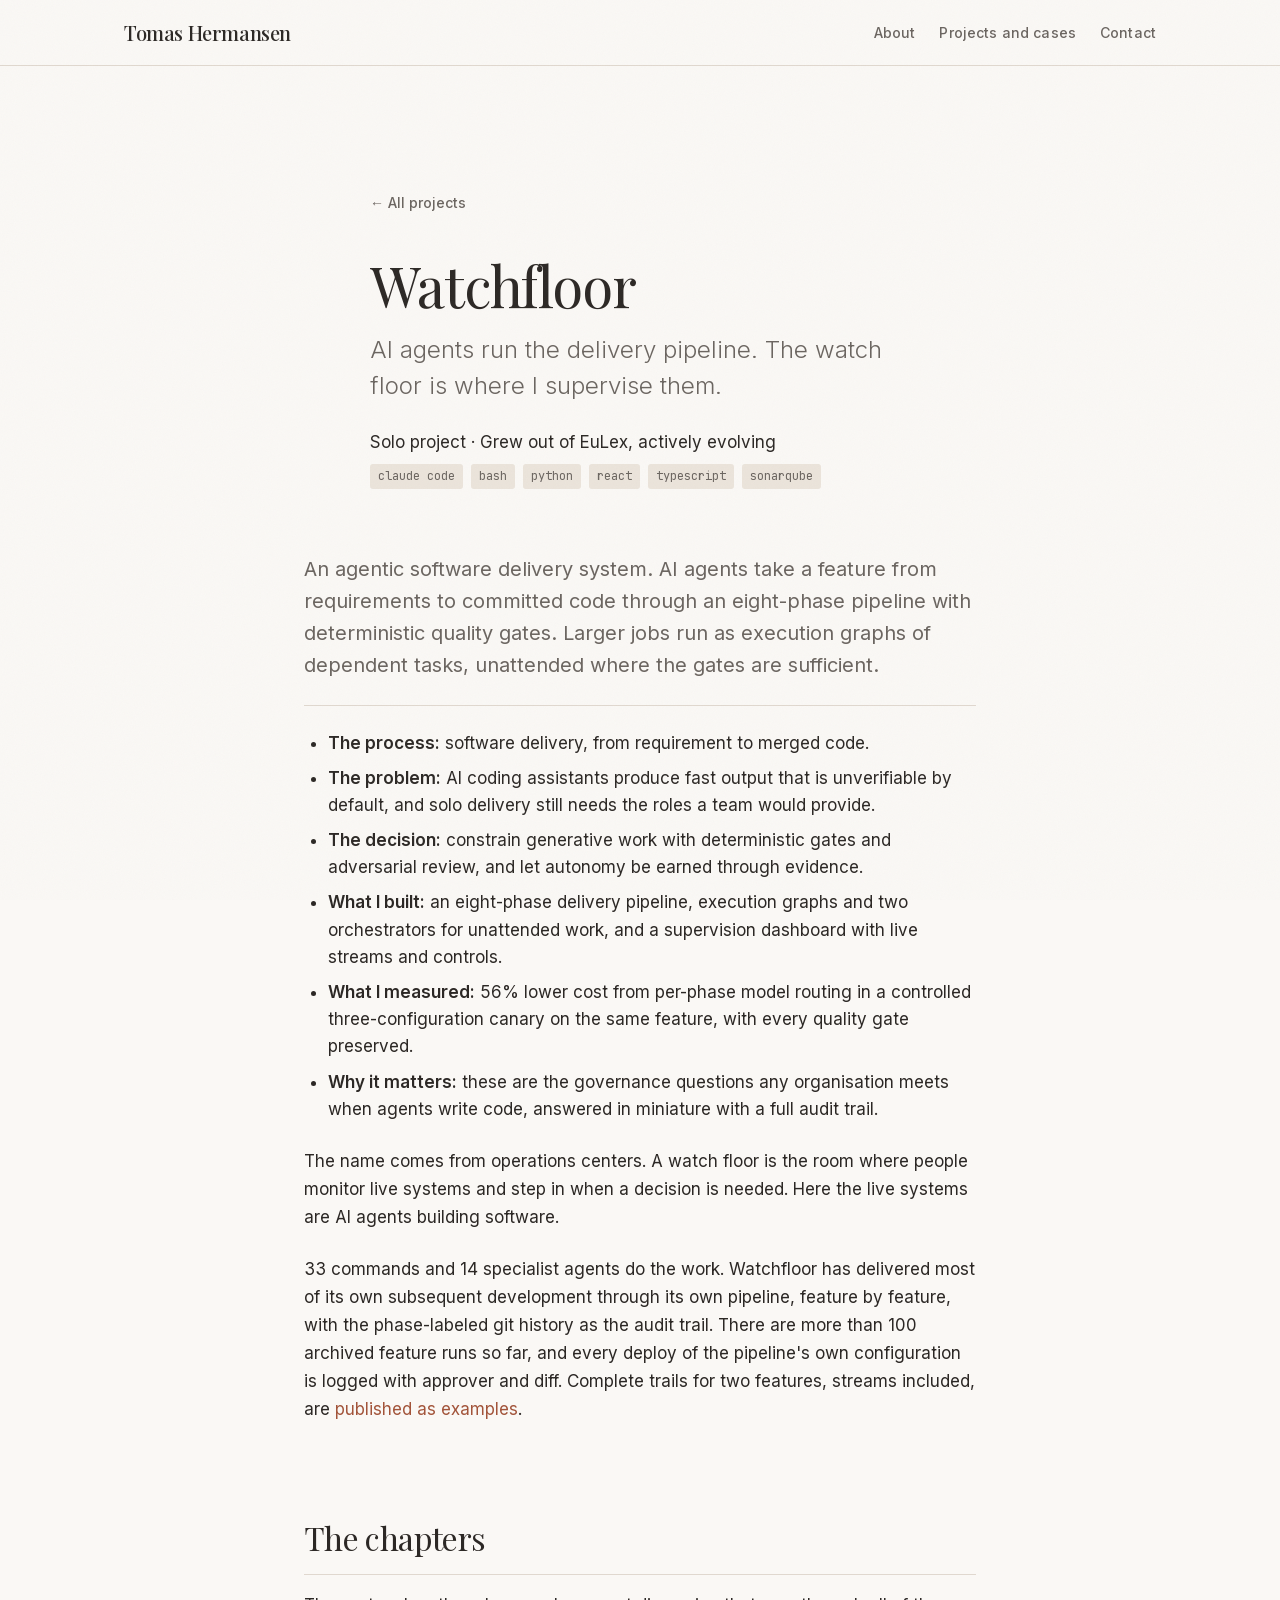
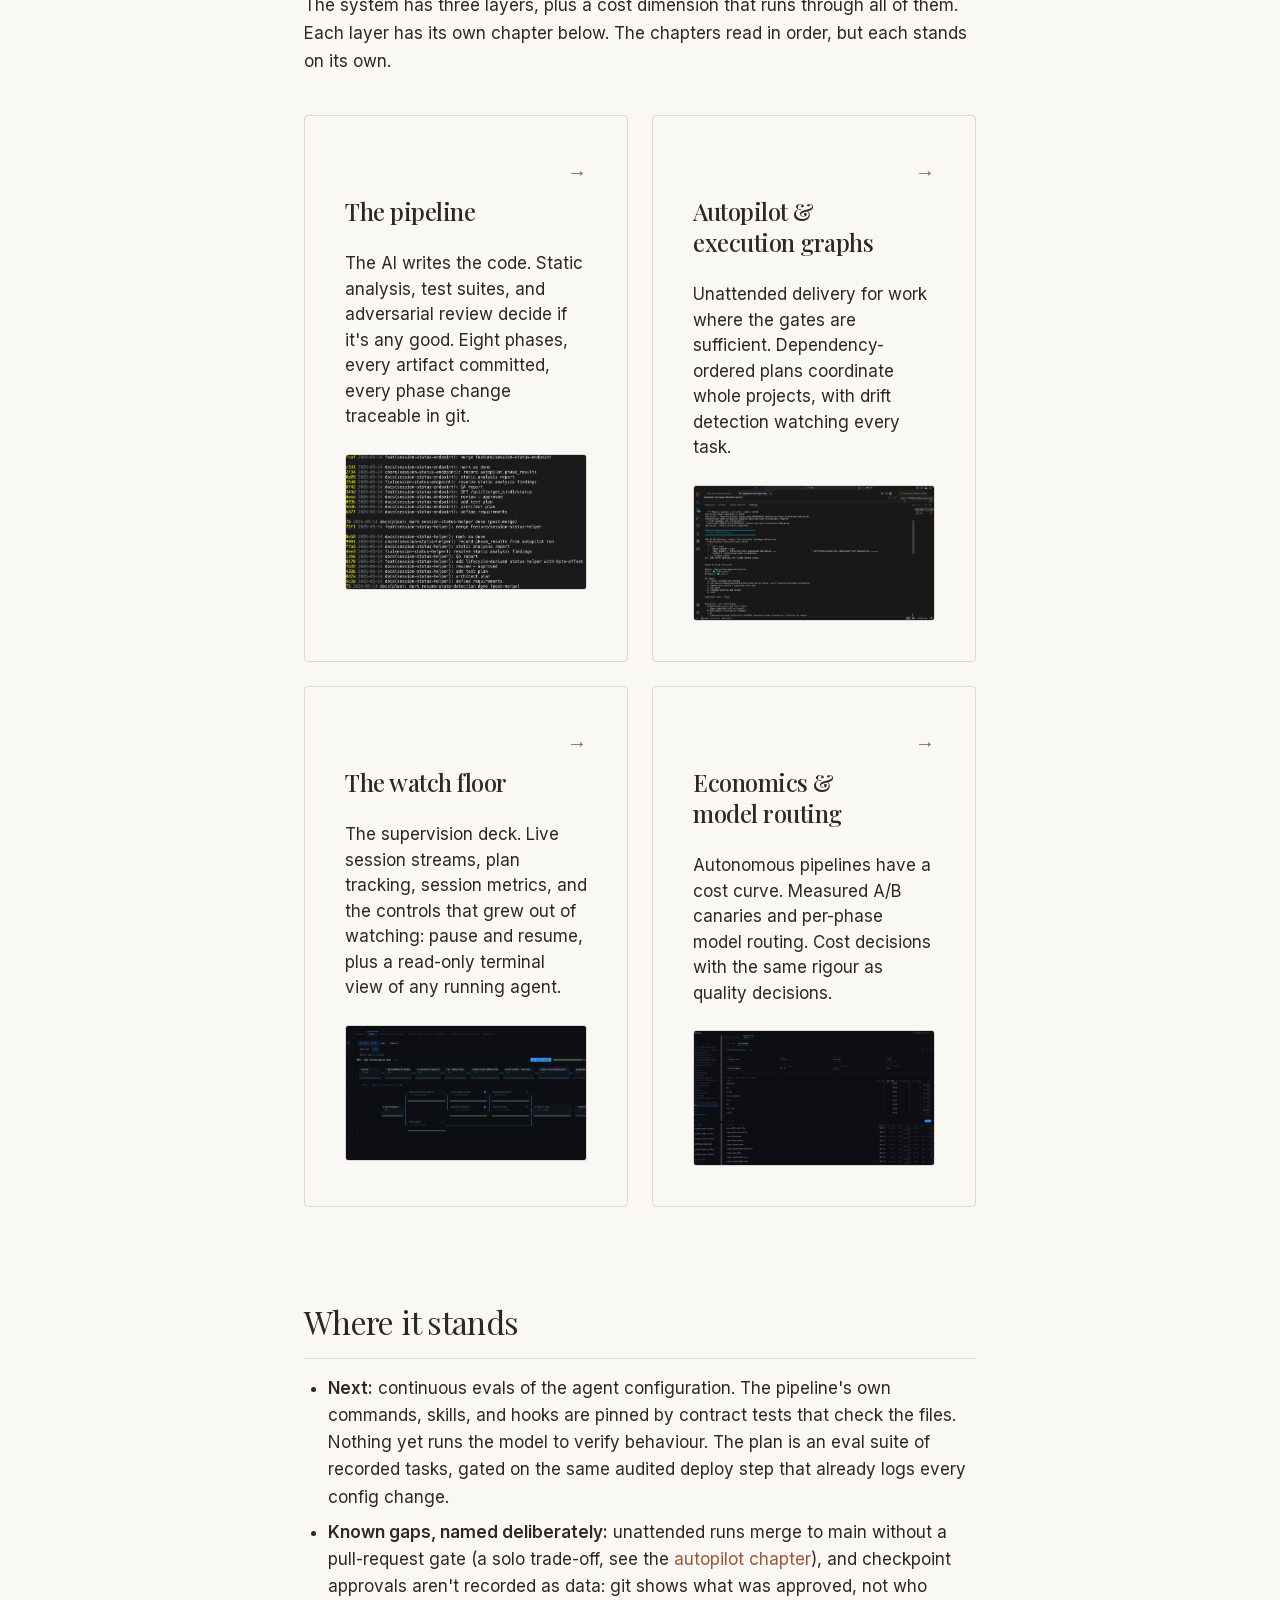
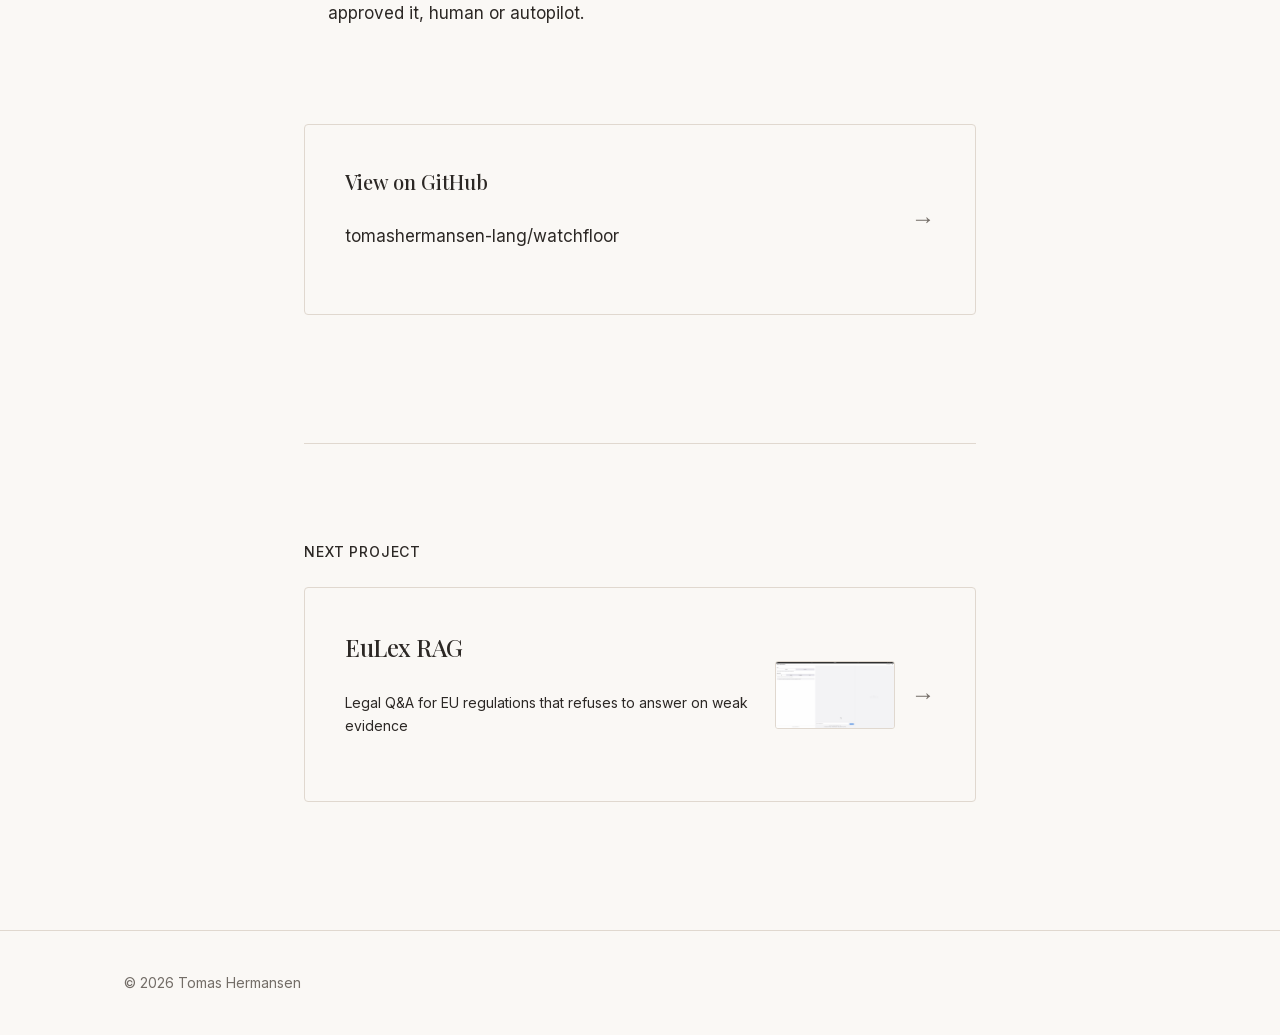
<file: projects/watchfloor.html>
<!DOCTYPE html>
<html lang="en">
<head>
  <meta charset="UTF-8">
  <meta name="viewport" content="width=device-width, initial-scale=1.0">
  <meta name="theme-color" content="#FAF8F5">
  <title>Watchfloor | Tomas Hermansen</title>
  <meta name="description" content="An agentic SDLC built on Claude Code. AI agents take features from requirements to committed code through an eight-phase pipeline; the watch floor is where a human supervises and intervenes.">
  <meta property="og:type" content="article">
  <meta property="og:title" content="Watchfloor | Tomas Hermansen">
  <meta property="og:description" content="An agentic SDLC built on Claude Code. AI agents take features from requirements to committed code through an eight-phase pipeline; the watch floor is where a human supervises and intervenes.">
  <meta property="og:url" content="https://tomashermansen-lang.github.io/portfolio/projects/watchfloor.html">
  <meta property="og:image" content="https://tomashermansen-lang.github.io/portfolio/screenshots/dashboard-dark.png">
  <meta name="twitter:card" content="summary_large_image">

  <link rel="canonical" href="https://tomashermansen-lang.github.io/portfolio/projects/watchfloor.html">
  <link rel="icon" href="../assets/favicon.svg" type="image/svg+xml">
  <link rel="icon" href="../assets/favicon.ico" sizes="32x32">
  <link rel="apple-touch-icon" href="../assets/apple-touch-icon.png">
  <link rel="manifest" href="../site.webmanifest">
  <link rel="stylesheet" href="../style.css?v=8">
</head>
<body>

  <a href="#main" class="skip-link">Skip to content</a>

  <nav class="nav" aria-label="Primary">
    <div class="nav__inner">
      <a href="../index.html" class="nav__name">Tomas Hermansen</a>
      <button class="nav__toggle" aria-expanded="false" aria-controls="nav-menu" aria-label="Menu">
        <svg class="nav__icon-open" viewBox="0 0 24 24" fill="none" stroke="currentColor" stroke-width="2" stroke-linecap="round"><line x1="3" y1="6" x2="21" y2="6"/><line x1="3" y1="12" x2="21" y2="12"/><line x1="3" y1="18" x2="21" y2="18"/></svg>
        <svg class="nav__icon-close" viewBox="0 0 24 24" fill="none" stroke="currentColor" stroke-width="2" stroke-linecap="round"><line x1="18" y1="6" x2="6" y2="18"/><line x1="6" y1="6" x2="18" y2="18"/></svg>
      </button>
      <ul class="nav__links" id="nav-menu">
        <li><a href="../about.html">About</a></li>
        <li class="nav__dropdown-trigger">
          <a href="../index.html#projects" role="button" aria-expanded="false" aria-haspopup="true">Projects and cases</a>
          <div class="nav__dropdown" id="projects-dropdown">
            <ul class="nav__dropdown-menu" role="menu">
              <li><a href="contract-terms/" role="menuitem">From AI use case to working prototype <span class="nav__dropdown-desc">Case study: business case, prototype, delivery package</span></a></li>
              <li><a href="watchfloor.html" role="menuitem">Watchfloor <span class="nav__dropdown-desc">Agentic SDLC with human supervision</span></a></li>
              <li class="nav__dropdown-subitem"><a href="watchfloor-pipeline.html" role="menuitem" aria-label="Watchfloor chapter: The pipeline">The pipeline</a></li>
              <li class="nav__dropdown-subitem"><a href="watchfloor-autopilot.html" role="menuitem" aria-label="Watchfloor chapter: Autopilot and execution graphs">Autopilot &amp; execution graphs</a></li>
              <li class="nav__dropdown-subitem"><a href="watchfloor-observability.html" role="menuitem" aria-label="Watchfloor chapter: The watch floor">The watch floor</a></li>
              <li class="nav__dropdown-subitem"><a href="watchfloor-economics.html" role="menuitem" aria-label="Watchfloor chapter: Economics and model routing">Economics &amp; model routing</a></li>
              <li><a href="rag-framework.html" role="menuitem">EuLex RAG <span class="nav__dropdown-desc">Legal Q&amp;A across 13 EU laws</span></a></li>
              <li><a href="ops-intelligence-hub.html" role="menuitem">Ops Intelligence Hub <span class="nav__dropdown-desc">Decision intelligence for workforce analytics</span></a></li>
            </ul>
          </div>
        </li>
        <li><a href="../index.html#contact">Contact</a></li>
      </ul>
    </div>
  </nav>

  <main id="main">

    <section class="hero hero--project">
      <div class="container">
        <a href="../index.html#projects" class="back-link">&larr; All projects</a>
        <h1 class="hero__title hero__title--project">Watchfloor</h1>
        <p class="hero__subtitle">AI agents run the delivery pipeline. The watch floor is where I supervise them.</p>
        <div class="hero__meta">
          <span>Solo project &middot; Grew out of EuLex, actively evolving</span>
        </div>
        <div class="project-card__tags" style="margin-top: var(--space-sm);">
          <span class="tag">claude code</span>
          <span class="tag">bash</span>
          <span class="tag">python</span>
          <span class="tag">react</span>
          <span class="tag">typescript</span>
          <span class="tag">sonarqube</span>
        </div>
      </div>
    </section>

    <div class="project-content">

      <p class="project-content__summary">
        An agentic software delivery system. AI agents take a feature from requirements
        to committed code through an eight-phase pipeline with deterministic quality
        gates. Larger jobs run as execution graphs of dependent tasks, unattended where
        the gates are sufficient.
      </p>

      <ul>
        <li><strong>The process:</strong> software delivery, from requirement to merged code.</li>
        <li><strong>The problem:</strong> AI coding assistants produce fast output that is unverifiable by default, and solo delivery still needs the roles a team would provide.</li>
        <li><strong>The decision:</strong> constrain generative work with deterministic gates and adversarial review, and let autonomy be earned through evidence.</li>
        <li><strong>What I built:</strong> an eight-phase delivery pipeline, execution graphs and two orchestrators for unattended work, and a supervision dashboard with live streams and controls.</li>
        <li><strong>What I measured:</strong> 56% lower cost from per-phase model routing in a controlled three-configuration canary on the same feature, with every quality gate preserved.</li>
        <li><strong>Why it matters:</strong> these are the governance questions any organisation meets when agents write code, answered in miniature with a full audit trail.</li>
      </ul>

      <p>
        The name comes from operations centers. A watch floor is the room where people
        monitor live systems and step in when a decision is needed. Here the live
        systems are AI agents building software.
      </p>

      <p>
        33 commands and 14 specialist agents do the work. Watchfloor has
        delivered most of its own subsequent development through its own
        pipeline, feature by feature, with the phase-labeled git history as
        the audit trail. There are more than 100 archived feature runs so far,
        and every deploy of the pipeline's own configuration is logged with
        approver and diff. Complete trails for two features, streams included, are
        <a href="https://github.com/tomashermansen-lang/watchfloor/tree/main/docs/example-feature" target="_blank" rel="noopener noreferrer">published as examples</a>.
      </p>

      <h2>The chapters</h2>

      <p>
        The system has three layers, plus a cost dimension that runs through all of
        them. Each layer has its own chapter below. The chapters read in order, but
        each stands on its own.
      </p>

      <div class="projects-grid">

        <a href="watchfloor-pipeline.html" class="project-card">
          <div class="project-card__header">
            <div class="project-card__title-row">
              <h3 class="project-card__title">The pipeline</h3>
            </div>
            <span class="project-card__arrow" aria-hidden="true">&rarr;</span>
          </div>
          <p class="project-card__description">
            The AI writes the code. Static analysis, test suites, and adversarial review
            decide if it's any good. Eight phases, every artifact committed, every
            phase change traceable in git.
          </p>
          <div class="project-card__thumbnail">
            <img src="../screenshots/pipeline-git-log.png" alt="" loading="lazy" width="540" height="304">
          </div>
        </a>

        <a href="watchfloor-autopilot.html" class="project-card">
          <div class="project-card__header">
            <div class="project-card__title-row">
              <h3 class="project-card__title">Autopilot &amp; execution graphs</h3>
            </div>
            <span class="project-card__arrow" aria-hidden="true">&rarr;</span>
          </div>
          <p class="project-card__description">
            Unattended delivery for work where the gates are sufficient. Dependency-ordered
            plans coordinate whole projects, with drift detection watching every task.
          </p>
          <div class="project-card__thumbnail">
            <img src="../screenshots/autopilot-tmux.png" alt="" loading="lazy" width="540" height="304">
          </div>
        </a>

        <a href="watchfloor-observability.html" class="project-card">
          <div class="project-card__header">
            <div class="project-card__title-row">
              <h3 class="project-card__title">The watch floor</h3>
            </div>
            <span class="project-card__arrow" aria-hidden="true">&rarr;</span>
          </div>
          <p class="project-card__description">
            The supervision deck. Live session streams, plan tracking, session metrics,
            and the controls that grew out of watching: pause and resume, plus a
            read-only terminal view of any running agent.
          </p>
          <div class="project-card__thumbnail">
            <img src="../screenshots/dashboard-dark.png" alt="" loading="lazy" width="540" height="304">
          </div>
        </a>

        <a href="watchfloor-economics.html" class="project-card">
          <div class="project-card__header">
            <div class="project-card__title-row">
              <h3 class="project-card__title">Economics &amp; model routing</h3>
            </div>
            <span class="project-card__arrow" aria-hidden="true">&rarr;</span>
          </div>
          <p class="project-card__description">
            Autonomous pipelines have a cost curve. Measured A/B canaries and per-phase
            model routing. Cost decisions with the same rigour as quality decisions.
          </p>
          <div class="project-card__thumbnail">
            <img src="../screenshots/watchfloor-cost.png" alt="" loading="lazy" width="540" height="304">
          </div>
        </a>

      </div>

      <h2>Where it stands</h2>

      <ul>
        <li><strong>Next:</strong> continuous evals of the agent configuration. The pipeline's own commands, skills, and hooks are pinned by contract tests that check the files. Nothing yet runs the model to verify behaviour. The plan is an eval suite of recorded tasks, gated on the same audited deploy step that already logs every config change.</li>
        <li><strong>Known gaps, named deliberately:</strong> unattended runs merge to main without a pull-request gate (a solo trade-off, see the <a href="watchfloor-autopilot.html">autopilot chapter</a>), and checkpoint approvals aren't recorded as data: git shows what was approved, not who approved it, human or autopilot.</li>
      </ul>

      <!-- Repo link -->
      <a href="https://github.com/tomashermansen-lang/watchfloor" class="project-cta" target="_blank" rel="noopener noreferrer">
        <div>
          <p class="project-cta__label">View on GitHub</p>
          <p class="project-cta__text">tomashermansen-lang/watchfloor</p>
        </div>
        <span class="project-cta__arrow">&rarr;</span>
      </a>

      <div class="next-project">
        <p class="next-project__label">Next project</p>
        <a href="rag-framework.html" class="next-project__link">
          <div>
            <p class="next-project__title">EuLex RAG</p>
            <p class="next-project__description">Legal Q&amp;A for EU regulations that refuses to answer on weak evidence</p>
          </div>
          <div class="next-project__thumbnail">
            <img src="../assets/eulex/chat-demo.gif" alt="" loading="lazy" width="120" height="68">
          </div>
          <span class="next-project__arrow" aria-hidden="true">&rarr;</span>
        </a>
      </div>

    </div>

  </main>

  <footer class="footer">
    <div class="footer__inner">
      <span>&copy; 2026 Tomas Hermansen</span>
    </div>
  </footer>

  <script src="../lightbox.js"></script>
  <script>window.goatcounter = { path: function () { return location.pathname.replace(/\/index\.html$/, "/"); } };</script>
  <script data-goatcounter="https://tomashermansen.goatcounter.com/count" async src="//gc.zgo.at/count.js"></script>
</body>
</html>
</file>
<file: style.css>
/* ==========================================================================
   Self-hosted Fonts
   ========================================================================== */

@font-face {
  font-family: 'Inter';
  font-style: normal;
  font-weight: 300 600;
  font-display: swap;
  src: url('assets/fonts/inter-latin.woff2') format('woff2');
  unicode-range: U+0000-00FF, U+0131, U+0152-0153, U+02BB-02BC, U+02C6, U+02DA, U+02DC, U+0304, U+0308, U+0329, U+2000-206F, U+20AC, U+2122, U+2191, U+2193, U+2212, U+2215, U+FEFF, U+FFFD;
}

@font-face {
  font-family: 'Inter';
  font-style: normal;
  font-weight: 300 600;
  font-display: swap;
  src: url('assets/fonts/inter-latin-ext.woff2') format('woff2');
  unicode-range: U+0100-02BA, U+02BD-02C5, U+02C7-02CC, U+02CE-02D7, U+02DD-02FF, U+0304, U+0308, U+0329, U+1D00-1DBF, U+1E00-1E9F, U+1EF2-1EFF, U+2020, U+20A0-20AB, U+20AD-20C0, U+2113, U+2C60-2C7F, U+A720-A7FF;
}

@font-face {
  font-family: 'Playfair Display';
  font-style: normal;
  font-weight: 400 500;
  font-display: swap;
  src: url('assets/fonts/playfair-display-latin.woff2') format('woff2');
  unicode-range: U+0000-00FF, U+0131, U+0152-0153, U+02BB-02BC, U+02C6, U+02DA, U+02DC, U+0304, U+0308, U+0329, U+2000-206F, U+20AC, U+2122, U+2191, U+2193, U+2212, U+2215, U+FEFF, U+FFFD;
}

@font-face {
  font-family: 'Playfair Display';
  font-style: normal;
  font-weight: 400 500;
  font-display: swap;
  src: url('assets/fonts/playfair-display-latin-ext.woff2') format('woff2');
  unicode-range: U+0100-02BA, U+02BD-02C5, U+02C7-02CC, U+02CE-02D7, U+02DD-02FF, U+0304, U+0308, U+0329, U+1D00-1DBF, U+1E00-1E9F, U+1EF2-1EFF, U+2020, U+20A0-20AB, U+20AD-20C0, U+2113, U+2C60-2C7F, U+A720-A7FF;
}

@font-face {
  font-family: 'JetBrains Mono';
  font-style: normal;
  font-weight: 400;
  font-display: swap;
  src: url('assets/fonts/jetbrains-mono-latin.woff2') format('woff2');
  unicode-range: U+0000-00FF, U+0131, U+0152-0153, U+02BB-02BC, U+02C6, U+02DA, U+02DC, U+0304, U+0308, U+0329, U+2000-206F, U+20AC, U+2122, U+2191, U+2193, U+2212, U+2215, U+FEFF, U+FFFD;
}

@font-face {
  font-family: 'JetBrains Mono';
  font-style: normal;
  font-weight: 400;
  font-display: swap;
  src: url('assets/fonts/jetbrains-mono-latin-ext.woff2') format('woff2');
  unicode-range: U+0100-02BA, U+02BD-02C5, U+02C7-02CC, U+02CE-02D7, U+02DD-02FF, U+0304, U+0308, U+0329, U+1D00-1DBF, U+1E00-1E9F, U+1EF2-1EFF, U+2020, U+20A0-20AB, U+20AD-20C0, U+2113, U+2C60-2C7F, U+A720-A7FF;
}

/* ==========================================================================
   Design Tokens
   ========================================================================== */

:root {
  /* Backgrounds */
  --bg-primary: #FAF8F5;
  --bg-secondary: #F2EDE8;
  --bg-accent: #EBE4DB;

  /* Text */
  --text-primary: #2C2825;
  --text-secondary: #6B6560;
  --text-tertiary: #736D67;

  /* Accents */
  --accent-terracotta: #A2543A;
  --accent-clay: #8A4A30;
  --accent-sage: #617056;
  --accent-stone: #8C8478;

  /* Functional */
  --border: #E0D8CF;
  --shadow: rgba(44, 40, 37, 0.06);

  /* Typography Scale */
  --text-xs: 0.75rem;
  --text-sm: 0.875rem;
  --text-base: 1.0625rem;
  --text-lg: 1.25rem;
  --text-xl: 1.5rem;
  --text-2xl: 2rem;
  --text-3xl: 2.75rem;
  --text-4xl: 3.5rem;

  /* Spacing (8px grid) */
  --space-xs: 0.25rem;
  --space-sm: 0.5rem;
  --space-md: 1rem;
  --space-lg: 1.5rem;
  --space-xl: 2.5rem;
  --space-2xl: 4rem;
  --space-3xl: 6rem;
  --space-4xl: 8rem;

  /* Layout */
  --max-width-text: 720px;
  --max-width-grid: 1080px;

  /* Fonts */
  --font-serif: 'Playfair Display', Georgia, serif;
  --font-sans: 'Inter', -apple-system, BlinkMacSystemFont, 'Segoe UI', sans-serif;
  --font-mono: 'JetBrains Mono', 'SF Mono', 'Fira Code', monospace;
}

/* ==========================================================================
   Reset & Base
   ========================================================================== */

*, *::before, *::after {
  box-sizing: border-box;
  margin: 0;
  padding: 0;
}

html {
  scroll-behavior: smooth;
  -webkit-text-size-adjust: 100%;
}

body {
  font-family: var(--font-sans);
  font-size: var(--text-base);
  font-weight: 400;
  line-height: 1.65;
  color: var(--text-primary);
  background-color: var(--bg-primary);
  -webkit-font-smoothing: antialiased;
  -moz-osx-font-smoothing: grayscale;
}

/* Paper grain texture */
body::before {
  content: '';
  position: fixed;
  inset: 0;
  opacity: 0.03;
  pointer-events: none;
  z-index: 9999;
  background-image: url("data:image/svg+xml,%3Csvg viewBox='0 0 256 256' xmlns='http://www.w3.org/2000/svg'%3E%3Cfilter id='noise'%3E%3CfeTurbulence type='fractalNoise' baseFrequency='0.9' numOctaves='4' stitchTiles='stitch'/%3E%3C/filter%3E%3Crect width='100%25' height='100%25' filter='url(%23noise)'/%3E%3C/svg%3E");
  background-repeat: repeat;
  background-size: 256px 256px;
}

img {
  max-width: 100%;
  display: block;
}

a {
  color: var(--accent-terracotta);
  text-decoration: none;
  transition: color 0.2s ease;
}

a:hover {
  color: var(--accent-clay);
  text-decoration: underline;
}

a:focus-visible,
button:focus-visible {
  outline: 2px solid var(--accent-terracotta);
  outline-offset: 3px;
  border-radius: 2px;
}

::selection {
  background-color: var(--accent-terracotta);
  color: var(--bg-primary);
}

/* Skip to content */
.skip-link {
  position: absolute;
  top: -100%;
  left: var(--space-lg);
  z-index: 200;
  padding: var(--space-sm) var(--space-md);
  background-color: var(--text-primary);
  color: var(--bg-primary);
  font-size: var(--text-sm);
  font-weight: 500;
  border-radius: 0 0 4px 4px;
  text-decoration: none;
  transition: top 0.2s ease;
}

.skip-link:focus {
  top: 0;
  color: var(--bg-primary);
}

/* ==========================================================================
   Layout
   ========================================================================== */

.container {
  max-width: var(--max-width-text);
  margin: 0 auto;
  padding: 0 var(--space-lg);
}

.container--wide {
  max-width: var(--max-width-grid);
}

section {
  padding: var(--space-3xl) 0;
}

/* ==========================================================================
   Navigation
   ========================================================================== */

.nav {
  position: fixed;
  top: 0;
  left: 0;
  right: 0;
  z-index: 100;
  background-color: rgba(250, 248, 245, 0.9);
  backdrop-filter: blur(12px);
  -webkit-backdrop-filter: blur(12px);
  border-bottom: 1px solid var(--border);
  transition: transform 0.3s ease;
}

.nav--hidden {
  transform: translateY(-100%);
}

.nav__inner {
  max-width: var(--max-width-grid);
  margin: 0 auto;
  padding: var(--space-md) var(--space-lg);
  display: flex;
  justify-content: space-between;
  align-items: center;
}

.nav__name {
  font-family: var(--font-serif);
  font-size: var(--text-lg);
  font-weight: 500;
  color: var(--text-primary);
  text-decoration: none;
  letter-spacing: -0.02em;
}

.nav__name:hover {
  text-decoration: none;
  color: var(--text-primary);
}

.nav__links {
  display: flex;
  gap: var(--space-lg);
  list-style: none;
  align-items: center;
}

.nav__links > li {
  position: relative;
}

.nav__links a {
  font-size: var(--text-sm);
  font-weight: 500;
  color: var(--text-secondary);
  text-decoration: none;
  letter-spacing: 0.01em;
  transition: color 0.2s ease;
}

.nav__links a:hover {
  color: var(--text-primary);
  text-decoration: none;
}

/* Dropdown */
.nav__dropdown-trigger {
  cursor: pointer;
}

.nav__dropdown {
  position: absolute;
  top: 100%;
  left: 50%;
  transform: translateX(-50%);
  padding-top: var(--space-sm);
  opacity: 0;
  visibility: hidden;
  transition: opacity 0.2s ease, visibility 0.2s ease;
}

.nav__dropdown-trigger:hover .nav__dropdown,
.nav__dropdown-trigger:focus-within .nav__dropdown {
  opacity: 1;
  visibility: visible;
}

.nav__dropdown-menu {
  background-color: var(--bg-primary);
  border: 1px solid var(--border);
  border-radius: 4px;
  padding: var(--space-sm) 0;
  min-width: 220px;
  box-shadow: 0 4px 12px var(--shadow);
  list-style: none;
}

.nav__dropdown-menu a {
  display: block;
  padding: var(--space-sm) var(--space-lg);
  font-size: var(--text-sm);
  white-space: nowrap;
}

.nav__dropdown-menu a:hover {
  background-color: var(--bg-secondary);
  text-decoration: none;
}

.nav__dropdown-desc {
  display: block;
  margin-top: 2px;
  font-size: var(--text-xs);
  color: var(--text-tertiary);
}

/* Watchfloor chapter links, indented under the parent item */
.nav__dropdown-subitem a {
  padding: var(--space-xs) var(--space-lg) var(--space-xs) calc(var(--space-lg) + var(--space-md));
  font-size: var(--text-sm);
  color: var(--text-secondary);
}

/* Hamburger toggle */
.nav__toggle {
  display: none;
  background: none;
  border: none;
  cursor: pointer;
  padding: var(--space-sm);
  color: var(--text-primary);
  -webkit-tap-highlight-color: transparent;
}

.nav__toggle svg {
  width: 24px;
  height: 24px;
  display: block;
}

.nav__toggle .nav__icon-close {
  display: none;
}

.nav__toggle[aria-expanded="true"] .nav__icon-open {
  display: none;
}

.nav__toggle[aria-expanded="true"] .nav__icon-close {
  display: block;
}

/* ==========================================================================
   Hero
   ========================================================================== */

.hero {
  /* Half a screen, not a full one: the first project card must peek above
     the fold on a laptop. A clean hero edge reads as a "false floor". */
  min-height: auto;
  display: flex;
  flex-direction: column;
  justify-content: center;
  padding: var(--space-3xl) 0 var(--space-2xl);
  margin-top: 60px;
  position: relative;
}

.hero + section {
  padding-top: var(--space-2xl);
}

.hero--project {
  min-height: auto;
  padding: var(--space-4xl) 0 var(--space-2xl);
  margin-top: 60px;
}

.hero__title {
  font-family: var(--font-serif);
  font-size: var(--text-4xl);
  font-weight: 400;
  line-height: 1.1;
  letter-spacing: -0.02em;
  color: var(--text-primary);
  margin-bottom: var(--space-lg);
}

.hero__title--project {
  font-size: var(--text-3xl);
  margin-bottom: var(--space-md);
}

.hero__subtitle {
  font-size: var(--text-lg);
  font-weight: 300;
  color: var(--text-secondary);
  line-height: 1.5;
  max-width: 540px;
}

.hero__meta {
  display: flex;
  flex-wrap: wrap;
  align-items: center;
  gap: var(--space-md);
  margin-top: var(--space-lg);
}

.hero__meta + .hero__meta {
  margin-top: var(--space-sm);
}

/* Two descriptive links under the subtitle: one down the page, one to About */
.hero__links {
  display: flex;
  flex-wrap: wrap;
  gap: var(--space-lg);
  margin-top: var(--space-lg);
  font-size: var(--text-sm);
  font-weight: 500;
}

.hero__scroll {
  position: absolute;
  bottom: var(--space-xl);
  left: 50%;
  transform: translateX(-50%);
  display: flex;
  flex-direction: column;
  align-items: center;
  gap: var(--space-sm);
  color: var(--text-tertiary);
  font-size: var(--text-xs);
  letter-spacing: 0.08em;
  text-transform: uppercase;
}

.hero__scroll-line {
  width: 1px;
  height: 40px;
  background-color: var(--text-tertiary);
  animation: scroll-hint 2s ease-in-out infinite;
}

@keyframes scroll-hint {
  0%, 100% { opacity: 0.3; transform: scaleY(0.6); }
  50% { opacity: 1; transform: scaleY(1); }
}

@media (prefers-reduced-motion: reduce) {
  .hero__scroll-line {
    animation: none;
    opacity: 0.5;
  }
}

/* ==========================================================================
   Chips / Status Badges
   ========================================================================== */

.chip {
  display: inline-flex;
  align-items: center;
  gap: var(--space-xs);
  font-family: var(--font-mono);
  font-size: var(--text-xs);
  font-weight: 400;
  padding: var(--space-xs) var(--space-sm);
  border-radius: 3px;
  line-height: 1.4;
}

.chip--wip {
  background-color: #F5E6D3;
  color: #9A6B3A;
}

.chip--extending {
  background-color: #E3EBD9;
  color: var(--accent-sage);
}

.chip--stable {
  background-color: var(--bg-accent);
  color: var(--text-secondary);
}

.chip__dot {
  width: 6px;
  height: 6px;
  border-radius: 50%;
  background-color: currentColor;
}

/* ==========================================================================
   Section Headers
   ========================================================================== */

.section-title {
  font-family: var(--font-serif);
  font-size: var(--text-2xl);
  font-weight: 400;
  letter-spacing: -0.02em;
  line-height: 1.2;
  color: var(--text-primary);
  margin-bottom: var(--space-md);
  padding-bottom: var(--space-md);
  border-bottom: 1px solid var(--border);
}

/* ==========================================================================
   About
   ========================================================================== */

.about__text {
  max-width: var(--max-width-text);
}

.about__text p {
  margin-bottom: var(--space-lg);
  color: var(--text-primary);
}

.about__text p:last-child {
  margin-bottom: 0;
}

.about__lead {
  font-size: var(--text-lg);
  line-height: 1.6;
  color: var(--text-primary);
}

/* ==========================================================================
   Projects (index cards)
   ========================================================================== */

.projects-grid {
  display: grid;
  grid-template-columns: 1fr;
  gap: var(--space-lg);
  margin-top: var(--space-xl);
}

.project-card {
  display: block;
  padding: var(--space-xl);
  border: 1px solid var(--border);
  border-radius: 4px;
  background-color: var(--bg-primary);
  text-decoration: none;
  color: inherit;
  transition: background-color 0.2s ease, border-color 0.2s ease;
  position: relative;
}

.project-card:hover {
  background-color: var(--bg-secondary);
  border-color: var(--accent-stone);
  text-decoration: none;
  color: inherit;
}

.project-card:focus-visible {
  outline: 2px solid var(--accent-terracotta);
  outline-offset: 2px;
}

.project-card__header {
  display: flex;
  justify-content: space-between;
  align-items: flex-start;
  margin-bottom: var(--space-sm);
}

.project-card__title-row {
  display: flex;
  align-items: center;
  gap: var(--space-sm);
  flex-wrap: wrap;
}

.project-card__title {
  font-family: var(--font-serif);
  font-size: var(--text-xl);
  font-weight: 500;
  letter-spacing: -0.02em;
  line-height: 1.2;
  color: var(--text-primary);
}

.project-card__arrow {
  color: var(--text-tertiary);
  font-size: var(--text-lg);
  transition: transform 0.2s ease, color 0.2s ease;
  flex-shrink: 0;
  margin-left: var(--space-md);
}

.project-card:hover .project-card__arrow {
  transform: translateX(4px);
  color: var(--accent-terracotta);
}

.project-card__description {
  font-size: var(--text-base);
  color: var(--text-secondary);
  line-height: 1.5;
  margin-bottom: var(--space-lg);
}

.project-card__tags {
  display: flex;
  flex-wrap: wrap;
  gap: var(--space-sm);
}

.tag {
  font-family: var(--font-mono);
  font-size: var(--text-xs);
  font-weight: 400;
  color: var(--text-secondary);
  background-color: var(--bg-accent);
  padding: var(--space-xs) var(--space-sm);
  border-radius: 3px;
  line-height: 1.4;
}

/* Project card thumbnails */
.project-card__thumbnail {
  margin-top: var(--space-md);
  border-radius: 3px;
  overflow: hidden;
  border: 1px solid var(--border);
  aspect-ratio: 16 / 9;
}

.project-card__thumbnail img {
  width: 100%;
  height: 100%;
  object-fit: cover;
  display: block;
}

/* Thumbnail first: a picture reads as "something to open", a paragraph as
   "something to read". */
.project-card__thumbnail--lead {
  margin: 0 0 var(--space-md);
}

/* Link label with information scent, replaces the bare arrow */
.project-card__link {
  display: inline-flex;
  align-items: center;
  gap: var(--space-sm);
  margin-top: var(--space-lg);
  font-size: var(--text-sm);
  font-weight: 500;
  color: var(--accent-terracotta);
}

.project-card__link .project-card__arrow {
  margin-left: 0;
  font-size: var(--text-base);
  color: inherit;
}

/* ==========================================================================
   Project Page — Content
   ========================================================================== */

.project-content {
  max-width: var(--max-width-text);
  margin: 0 auto;
  padding: 0 var(--space-lg);
}

.project-content h2 {
  font-family: var(--font-serif);
  font-size: var(--text-2xl);
  font-weight: 400;
  letter-spacing: -0.02em;
  line-height: 1.2;
  color: var(--text-primary);
  margin-top: var(--space-3xl);
  margin-bottom: var(--space-md);
  padding-bottom: var(--space-md);
  border-bottom: 1px solid var(--border);
}

.project-content h3 {
  font-family: var(--font-serif);
  font-size: var(--text-xl);
  font-weight: 500;
  letter-spacing: -0.02em;
  line-height: 1.3;
  color: var(--text-primary);
  margin-top: var(--space-xl);
  margin-bottom: var(--space-md);
}

.project-content p {
  margin-bottom: var(--space-lg);
  color: var(--text-primary);
}

.project-content ul,
.project-content ol {
  margin-bottom: var(--space-lg);
  padding-left: var(--space-lg);
  color: var(--text-primary);
}

.project-content li {
  margin-bottom: var(--space-sm);
  line-height: 1.6;
}

.project-content strong {
  font-weight: 600;
}

/* Lead paragraph */
.project-content > p:first-of-type {
  font-size: var(--text-lg);
  line-height: 1.6;
  color: var(--text-secondary);
}

.project-content__summary {
  font-size: var(--text-lg);
  line-height: 1.6;
  color: var(--text-secondary);
  padding-bottom: var(--space-lg);
  border-bottom: 1px solid var(--border);
  margin-bottom: var(--space-xl);
}

/* ==========================================================================
   Diagrams (SVG)
   ========================================================================== */

.diagram {
  margin: var(--space-2xl) calc(-1 * var(--space-xl));
  padding: var(--space-2xl) var(--space-xl);
  background-color: var(--bg-secondary);
  border-top: 1px solid var(--border);
  border-bottom: 1px solid var(--border);
  overflow-x: auto;
  transition: background-color 0.2s ease;
}

.diagram:hover {
  background-color: var(--bg-accent);
}

.diagram svg {
  display: block;
  margin: 0 auto;
  width: 100%;
  max-width: 820px;
  height: auto;
}

.diagram__caption {
  text-align: center;
  font-size: var(--text-sm);
  color: var(--text-tertiary);
  margin-top: var(--space-lg);
  font-style: italic;
  max-width: 600px;
  margin-left: auto;
  margin-right: auto;
  line-height: 1.5;
}

/* ==========================================================================
   Pipeline Timeline (typography-driven diagram)
   ========================================================================== */

.pipeline-timeline {
  margin: var(--space-2xl) 0;
  padding: var(--space-xl) 0;
}

.pipeline-timeline__phase {
  position: relative;
  margin-bottom: var(--space-md);
}

.pipeline-timeline__phase-label {
  display: flex;
  align-items: baseline;
  gap: var(--space-sm);
  margin-bottom: var(--space-md);
  padding-bottom: var(--space-sm);
  border-bottom: 1px solid var(--border);
}

.pipeline-timeline__phase-number {
  font-family: var(--font-mono);
  font-size: var(--text-sm);
  color: var(--accent-terracotta);
  font-weight: 400;
}

.pipeline-timeline__phase-name {
  font-family: var(--font-serif);
  font-size: var(--text-lg);
  color: var(--text-primary);
  font-weight: 500;
  letter-spacing: -0.01em;
}

.pipeline-timeline__actor {
  margin-left: auto;
  font-family: var(--font-sans);
  font-size: var(--text-xs);
  font-weight: 500;
  text-transform: uppercase;
  letter-spacing: 0.05em;
}

.pipeline-timeline__actor--llm {
  color: var(--accent-terracotta);
}

.pipeline-timeline__actor--det {
  color: var(--accent-sage);
}

.pipeline-timeline__actor--all {
  color: var(--text-secondary);
}

.pipeline-timeline__step {
  display: flex;
  gap: var(--space-lg);
  padding: var(--space-md) 0;
}

.pipeline-timeline__step--bookend {
  padding: var(--space-xs) 0;
  margin-bottom: var(--space-sm);
}

.pipeline-timeline__step--bookend .pipeline-timeline__detail {
  color: var(--text-tertiary);
  font-size: var(--text-sm);
}

.pipeline-timeline__marker {
  flex-shrink: 0;
  width: 2px;
  background-color: var(--border);
  border-radius: 1px;
  margin-top: 0.35em;
}


.pipeline-timeline__content {
  flex: 1;
  min-width: 0;
}

.pipeline-timeline__header {
  display: flex;
  flex-wrap: wrap;
  align-items: baseline;
  gap: var(--space-xs);
  margin-bottom: var(--space-xs);
}

.pipeline-timeline__command {
  font-family: var(--font-mono);
  font-size: var(--text-base);
  color: var(--text-primary);
  font-weight: 400;
}

.pipeline-timeline__arrow {
  color: var(--text-tertiary);
  font-size: var(--text-sm);
}

.pipeline-timeline__loop {
  font-family: var(--font-sans);
  font-size: var(--text-xs);
  color: var(--accent-terracotta);
  border: 1px solid var(--accent-terracotta);
  border-radius: 3px;
  padding: 1px 6px;
  margin-left: var(--space-xs);
  white-space: nowrap;
}

.pipeline-timeline__flow-only {
  font-family: var(--font-sans);
  font-size: var(--text-xs);
  color: var(--accent-stone);
  border: 1px solid var(--accent-stone);
  border-radius: 3px;
  padding: 1px 6px;
  margin-left: var(--space-xs);
  white-space: nowrap;
}

.pipeline-timeline__checkpoint-skip {
  color: var(--text-tertiary);
  font-style: italic;
}

.pipeline-timeline__gate {
  font-family: var(--font-sans);
  font-size: var(--text-xs);
  color: var(--accent-sage);
  border: 1px solid var(--accent-sage);
  border-radius: 3px;
  padding: 1px 6px;
  white-space: nowrap;
}

.pipeline-timeline__detail {
  font-size: var(--text-sm);
  color: var(--text-secondary);
  line-height: 1.6;
}

.pipeline-timeline__checkpoint {
  text-align: center;
  font-family: var(--font-sans);
  font-size: var(--text-sm);
  color: var(--text-tertiary);
  letter-spacing: 0.02em;
  margin-top: calc(-1 * var(--space-md));
  padding-bottom: var(--space-xs);
}

.pipeline-timeline__caption {
  margin-top: var(--space-xl);
  padding-top: var(--space-md);
  border-top: 1px solid var(--border);
  font-size: var(--text-sm);
  color: var(--text-tertiary);
  font-style: italic;
  line-height: 1.5;
}

/* ==========================================================================
   Execution Graph (typography-driven)
   ========================================================================== */

.exec-graph {
  margin: var(--space-2xl) 0;
  padding: var(--space-xl) 0;
}

.exec-graph__phase {
  margin-bottom: var(--space-xl);
}

.exec-graph__phase-header {
  display: flex;
  align-items: baseline;
  gap: var(--space-sm);
  margin-bottom: var(--space-md);
  padding-bottom: var(--space-sm);
  border-bottom: 1px solid var(--border);
}

.exec-graph__phase-number {
  font-family: var(--font-mono);
  font-size: var(--text-sm);
  color: var(--accent-terracotta);
}

.exec-graph__phase-name {
  font-family: var(--font-serif);
  font-size: var(--text-lg);
  color: var(--text-primary);
  font-weight: 500;
  letter-spacing: -0.01em;
}

.exec-graph__gate {
  margin-left: auto;
  font-family: var(--font-sans);
  font-size: var(--text-xs);
  color: var(--accent-sage);
  font-weight: 500;
  text-transform: uppercase;
  letter-spacing: 0.05em;
  white-space: nowrap;
}

.exec-graph__tasks {
  display: flex;
  flex-wrap: wrap;
  justify-content: center;
  gap: var(--space-md) var(--space-2xl);
  margin-bottom: var(--space-sm);
}

.exec-graph__tasks--sequential {
  flex-direction: column;
  align-items: center;
  gap: var(--space-sm);
}

.exec-graph__tasks--sequential .exec-graph__task::before {
  content: '↓';
  display: block;
  color: var(--stone-400);
  font-size: var(--text-sm);
  margin-bottom: 2px;
}

.exec-graph__tasks--sequential .exec-graph__task:first-child::before {
  display: none;
}

.exec-graph__task {
  display: flex;
  flex-direction: column;
  align-items: center;
  gap: 2px;
  padding: var(--space-sm) 0;
}

.exec-graph__task-name {
  font-family: var(--font-mono);
  font-size: var(--text-base);
  color: var(--text-primary);
  font-weight: 400;
}

.exec-graph__task-meta {
  font-family: var(--font-sans);
  font-size: var(--text-sm);
  color: var(--text-secondary);
}

.exec-graph__note {
  font-family: var(--font-sans);
  font-size: var(--text-sm);
  color: var(--text-secondary);
  font-style: italic;
  text-align: center;
}

.exec-graph__caption {
  margin-top: var(--space-xl);
  padding-top: var(--space-md);
  border-top: 1px solid var(--border);
  font-size: var(--text-sm);
  color: var(--text-tertiary);
  font-style: italic;
  line-height: 1.5;
}

.exec-graph__caption em {
  font-style: normal;
  font-family: var(--font-mono);
  font-size: var(--text-sm);
}

/* ==========================================================================
   Screenshot Placeholders
   ========================================================================== */

.screenshot {
  margin: var(--space-xl) 0;
}

.screenshot__image {
  display: block;
  width: 100%;
  height: auto;
  border-radius: 4px;
  border: 1px solid var(--border);
  cursor: zoom-in;
  background-color: var(--bg-secondary);
}

.screenshot:has(.screenshot__image)::after {
  content: 'Tap to expand';
  display: block;
  text-align: center;
  font-family: var(--font-sans);
  font-size: var(--text-xs);
  color: var(--text-tertiary);
  margin-top: var(--space-xs);
}

.screenshot__frame {
  background-color: var(--bg-secondary);
  border: 1px dashed var(--border);
  border-radius: 4px;
  padding: var(--space-3xl) var(--space-xl);
  display: flex;
  flex-direction: column;
  align-items: center;
  justify-content: center;
  gap: var(--space-md);
  min-height: 280px;
}

.screenshot__frame img {
  border-radius: 4px;
  border: 1px solid var(--border);
}

.screenshot__frame--has-image {
  padding: 0;
  border-style: solid;
  overflow: hidden;
}

.screenshot__frame--has-image img {
  border: none;
  border-radius: 0;
}

.screenshot__icon {
  color: var(--text-tertiary);
  opacity: 0.5;
}

.screenshot__label {
  font-size: var(--text-sm);
  color: var(--text-tertiary);
  text-align: center;
  max-width: 400px;
}

.screenshot__filename {
  font-family: var(--font-mono);
  font-size: var(--text-xs);
  color: var(--text-tertiary);
  background-color: var(--bg-accent);
  padding: var(--space-xs) var(--space-sm);
  border-radius: 3px;
}

.screenshot__caption {
  font-size: var(--text-sm);
  color: var(--text-tertiary);
  margin-top: var(--space-sm);
  font-style: italic;
}

/* ==========================================================================
   Learnings / Challenge Blocks
   ========================================================================== */

.learning-block {
  margin: var(--space-lg) 0;
  padding: var(--space-lg);
  border-left: 3px solid var(--accent-sage);
  background-color: var(--bg-secondary);
  border-radius: 0 4px 4px 0;
}

.learning-block__title {
  font-family: var(--font-sans);
  font-size: var(--text-base);
  font-weight: 600;
  color: var(--text-primary);
  margin-bottom: var(--space-sm);
}

.learning-block p {
  font-size: var(--text-base);
  color: var(--text-secondary);
  margin-bottom: 0;
}

.challenge-block {
  margin: var(--space-lg) 0;
  padding: var(--space-lg);
  border-left: 3px solid var(--accent-terracotta);
  background-color: var(--bg-secondary);
  border-radius: 0 4px 4px 0;
}

.challenge-block__title {
  font-family: var(--font-sans);
  font-size: var(--text-base);
  font-weight: 600;
  color: var(--text-primary);
  margin-bottom: var(--space-sm);
}

.challenge-block p {
  font-size: var(--text-base);
  color: var(--text-secondary);
  margin-bottom: 0;
}

/* ==========================================================================
   Project Footer (repo link)
   ========================================================================== */

.project-cta {
  margin-top: var(--space-3xl);
  padding: var(--space-xl);
  border: 1px solid var(--border);
  border-radius: 4px;
  display: flex;
  justify-content: space-between;
  align-items: center;
  transition: background-color 0.2s ease, border-color 0.2s ease;
}

.project-cta:hover {
  background-color: var(--bg-secondary);
  border-color: var(--accent-stone);
  text-decoration: none;
  color: inherit;
}

.project-cta--disabled {
  cursor: default;
  pointer-events: none;
  opacity: 0.7;
}

.project-cta__text {
  font-size: var(--text-base);
  color: var(--text-secondary);
}

.project-cta__label {
  font-family: var(--font-serif);
  font-size: var(--text-lg);
  font-weight: 500;
  color: var(--text-primary);
  margin-bottom: var(--space-xs);
}

.project-cta__arrow {
  font-size: var(--text-xl);
  color: var(--text-tertiary);
  transition: transform 0.2s ease, color 0.2s ease;
}

.project-cta:hover .project-cta__arrow {
  transform: translateX(4px);
  color: var(--accent-terracotta);
}

/* ==========================================================================
   Next Project Navigation
   ========================================================================== */

.next-project {
  margin-top: var(--space-4xl);
  padding-top: var(--space-3xl);
  border-top: 1px solid var(--border);
}

.next-project__label {
  font-size: var(--text-sm);
  font-weight: 500;
  color: var(--text-tertiary);
  text-transform: uppercase;
  letter-spacing: 0.06em;
  margin-bottom: var(--space-sm);
}

.next-project__link {
  display: flex;
  justify-content: space-between;
  align-items: center;
  padding: var(--space-xl);
  border: 1px solid var(--border);
  border-radius: 4px;
  text-decoration: none;
  color: inherit;
  transition: background-color 0.2s ease, border-color 0.2s ease;
}

.next-project__link:hover {
  background-color: var(--bg-secondary);
  border-color: var(--accent-stone);
  text-decoration: none;
  color: inherit;
}

.next-project__title {
  font-family: var(--font-serif);
  font-size: var(--text-xl);
  font-weight: 500;
  color: var(--text-primary);
  letter-spacing: -0.02em;
}

.next-project__description {
  font-size: var(--text-sm);
  color: var(--text-secondary);
  margin-top: var(--space-xs);
}

.next-project__thumbnail {
  width: 120px;
  height: 68px;
  border-radius: 3px;
  overflow: hidden;
  border: 1px solid var(--border);
  flex-shrink: 0;
  margin-left: var(--space-lg);
}

.next-project__thumbnail img {
  width: 100%;
  height: 100%;
  object-fit: cover;
  display: block;
}

.next-project__arrow {
  font-size: var(--text-xl);
  color: var(--text-tertiary);
  transition: transform 0.2s ease, color 0.2s ease;
  flex-shrink: 0;
  margin-left: var(--space-md);
}

.next-project__link:hover .next-project__arrow {
  transform: translateX(4px);
  color: var(--accent-terracotta);
}

.next-project:last-child {
  margin-bottom: var(--space-4xl);
}

/* ==========================================================================
   Contact
   ========================================================================== */

.contact__text {
  color: var(--text-secondary);
  margin-bottom: var(--space-xl);
  max-width: var(--max-width-text);
}

.contact__links {
  display: flex;
  flex-wrap: wrap;
  gap: var(--space-lg);
  list-style: none;
}

/* The same link row inside a content page (About): no list indent. */
.project-content .contact__links {
  padding-left: 0;
  margin-top: var(--space-xl);
}

.project-content .contact__links li {
  margin-bottom: 0;
}

.contact__links a {
  font-size: var(--text-base);
  font-weight: 500;
  display: inline-flex;
  align-items: center;
  gap: var(--space-sm);
}

.contact__links svg {
  width: 20px;
  height: 20px;
  flex-shrink: 0;
}

/* ==========================================================================
   Footer
   ========================================================================== */

.footer {
  padding: var(--space-xl) 0;
  border-top: 1px solid var(--border);
}

.footer__inner {
  max-width: var(--max-width-grid);
  margin: 0 auto;
  padding: 0 var(--space-lg);
  display: flex;
  justify-content: space-between;
  align-items: center;
  color: var(--text-tertiary);
  font-size: var(--text-sm);
}

/* ==========================================================================
   Back Link (project pages)
   ========================================================================== */

.back-link {
  display: inline-flex;
  align-items: center;
  gap: var(--space-sm);
  font-size: var(--text-sm);
  font-weight: 500;
  color: var(--text-secondary);
  margin-bottom: var(--space-xl);
}

.back-link:hover {
  color: var(--text-primary);
  text-decoration: none;
}

/* ==========================================================================
   Responsive
   ========================================================================== */

@media (min-width: 640px) {
  .hero__title {
    font-size: var(--text-4xl);
  }

  .hero__subtitle {
    font-size: var(--text-xl);
  }
}

@media (min-width: 1024px) {
  .projects-grid {
    grid-template-columns: 1fr 1fr;
  }
}

@media (max-width: 639px) {
  .hero {
    min-height: auto;
    padding-top: var(--space-xl);
    padding-bottom: var(--space-xl);
  }

  /* Phone: pull the first project card up so its image starts above the
     fold; measured on iPhone Safari the heading alone sat at the fold. */
  .hero + section {
    padding-top: var(--space-xl);
  }

  .hero + section .projects-grid {
    margin-top: var(--space-lg);
  }

  .hero__title {
    font-size: var(--text-3xl);
  }

  .hero__title--project {
    font-size: var(--text-2xl);
  }

  .hero__subtitle {
    font-size: var(--text-base);
  }

  /* Mobile nav: hamburger */
  .nav__toggle {
    display: block;
  }

  .nav__links {
    display: none;
    flex-direction: column;
    position: absolute;
    top: 100%;
    left: 0;
    right: 0;
    background-color: rgba(250, 248, 245, 0.98);
    backdrop-filter: blur(12px);
    -webkit-backdrop-filter: blur(12px);
    border-bottom: 1px solid var(--border);
    padding: var(--space-md) var(--space-lg);
    gap: 0;
  }

  .nav__links--open {
    display: flex;
  }

  .nav__links > li {
    border-bottom: 1px solid var(--border);
  }

  .nav__links > li:last-child {
    border-bottom: none;
  }

  .nav__links a {
    font-size: var(--text-base);
    display: block;
    padding: var(--space-md) 0;
    min-height: 44px;
    display: flex;
    align-items: center;
  }

  .nav__dropdown {
    position: static;
    transform: none;
    padding-top: 0;
    opacity: 1;
    visibility: visible;
    display: none;
  }

  .nav__dropdown--open {
    display: block;
  }

  .nav__dropdown-menu {
    border: none;
    box-shadow: none;
    padding: 0 0 var(--space-sm) var(--space-md);
    min-width: auto;
  }

  .nav__dropdown-menu {
    text-align: left;
  }

  .nav__dropdown-menu a {
    padding: var(--space-sm) 0;
    min-height: 44px;
    display: block;
    white-space: normal;
  }

  .nav__dropdown-subitem {
    display: list-item;
  }

  .nav__dropdown-subitem a {
    font-size: var(--text-sm);
    color: var(--text-secondary);
    padding-left: var(--space-md);
  }

  section {
    padding: var(--space-2xl) 0;
  }

  .section-title {
    font-size: var(--text-xl);
  }

  .project-card {
    padding: var(--space-lg);
  }

  .project-cta {
    flex-direction: column;
    gap: var(--space-md);
    text-align: center;
  }

  .next-project__thumbnail {
    display: none;
  }

  .footer__inner {
    flex-direction: column;
    gap: var(--space-sm);
    text-align: center;
  }

  .diagram {
    padding: var(--space-md);
    margin-left: calc(-1 * var(--space-lg));
    margin-right: calc(-1 * var(--space-lg));
  }

  /* On mobile, diagrams show a hint that they're tappable */
  .diagram::after,
  .screenshot__frame--has-image::after {
    content: 'Tap to expand';
    display: block;
    text-align: center;
    font-size: var(--text-xs);
    color: var(--text-tertiary);
    margin-top: var(--space-sm);
    font-family: var(--font-sans);
  }

  .screenshot__frame--has-image::after {
    position: absolute;
    bottom: var(--space-sm);
    left: 50%;
    transform: translateX(-50%);
    background-color: rgba(250, 248, 245, 0.85);
    padding: var(--space-xs) var(--space-sm);
    border-radius: 3px;
  }

  .screenshot__frame--has-image {
    position: relative;
  }

  /* Screenshots go edge-to-edge on mobile */
  .screenshot {
    margin-left: calc(-1 * var(--space-lg));
    margin-right: calc(-1 * var(--space-lg));
  }

  .screenshot__frame {
    border-radius: 0;
    border-left: none;
    border-right: none;
  }

  .screenshot__frame--has-image {
    border-radius: 0;
  }

  .screenshot__frame--has-image img {
    border-radius: 0;
  }

  .screenshot__caption {
    padding: 0 var(--space-lg);
  }

  .hero__meta {
    flex-direction: column;
    align-items: flex-start;
  }
}

/* ==========================================================================
   Lightbox
   ========================================================================== */

.lightbox {
  position: fixed;
  inset: 0;
  z-index: 10000;
  background-color: rgba(44, 40, 37, 0);
  display: flex;
  align-items: center;
  justify-content: center;
  pointer-events: none;
  transition: background-color 0.3s ease;
  padding: var(--space-lg);
}

.lightbox--open {
  background-color: rgba(44, 40, 37, 0.88);
  pointer-events: auto;
  cursor: zoom-out;
}

.lightbox__content {
  max-width: 95vw;
  max-height: 95vh;
  width: 100%;
  display: flex;
  align-items: center;
  justify-content: center;
  opacity: 0;
  transform: scale(0.95);
  transition: opacity 0.3s ease, transform 0.3s ease;
}

.lightbox--open .lightbox__content {
  opacity: 1;
  transform: scale(1);
}

.lightbox__content svg {
  background-color: var(--bg-primary);
  border-radius: 6px;
  padding: var(--space-xl);
  box-shadow: 0 8px 40px rgba(0, 0, 0, 0.3);
}

.lightbox__content img {
  border-radius: 6px;
  box-shadow: 0 8px 40px rgba(0, 0, 0, 0.3);
}

/* Hero kicker: visible role positioning above the name */
.hero__kicker {
  font-size: var(--text-sm);
  letter-spacing: 0.08em;
  text-transform: uppercase;
  color: var(--text-secondary);
  margin-bottom: var(--space-sm);
}

/* Contact lede: role positioning above the links */
.section-lede {
  color: var(--text-secondary);
  max-width: 60ch;
}

/* The lede already separates heading from cards; keep the first card high. */
.section-lede + .projects-grid {
  margin-top: var(--space-md);
}

.contact__lede {
  color: var(--text-secondary);
  max-width: 60ch;
  margin-bottom: var(--space-lg);
}
</file>
<file: projects/kildeoverblik/app/app.css>
/* Appens stil gælder kun inde i #app og i afspilningsbjælken, så den ikke støder sammen med porteføljens. */
#app, #app * { box-sizing: border-box; font-family: Helvetica, Arial, sans-serif; letter-spacing: normal; text-transform: none; }
#app { font-size: 12.5px; line-height: 1.3; color: #1c2430; text-align: left; }
#app h3, #app h4, #app p, #app ul, #app table, #app small, #app b { margin: 0; padding: 0; max-width: none; font-size: inherit; line-height: inherit; color: inherit; }
#app table { border-spacing: 0; }
#app small { font-size: 11px; }
#app * {box-sizing: border-box; }
.stage .demo {display: flex; align-items: center; margin-bottom: 12px; color: #3b4656; }
.stage .demo > * {margin-right: 12px; }
.stage .demo .lbl {font-size: 11px; text-transform: uppercase; letter-spacing: .06em; color: #6b7686; }
.stage .dbtn {display: block; border: 1px solid #9aa5b5; border-radius: 16px; padding: 6px 14px; background: #fff; font-size: 12.5px; }
.stage .dbtn.play {background: #1c2430; color: #fff; border-color: #1c2430; }
.stage .track {flex: 1; height: 6px; background: #cfd5de; border-radius: 3px; position: relative; }
.stage .track i {position: absolute; left: 0; top: 0; height: 6px; width: 52%; background: #1c2430; border-radius: 3px; }
.stage .track b {position: absolute; left: 52%; top: -5px; width: 16px; height: 16px; margin-left: -8px; border-radius: 8px; background: #1c2430; }
.stage .rec {font-size: 11.5px; border: 1px dashed #8a95a5; border-radius: 3px; padding: 4px 8px; }
#app {height: 920px; background: #fff; border: 1px solid #b9c1cd; border-radius: 8px; overflow: hidden; display: flex; flex-direction: column; }
#app .top {height: 46px; background: #16202e; color: #fff; display: flex; align-items: center; padding: 0 16px; }
#app .top > * {margin-right: 16px; }
#app .logo {font-weight: bold; font-size: 15px; letter-spacing: .01em; }
#app .logo span {color: #7fb2ff; }
#app .desk {display: block; background: #26344a; border: 1px solid #40506a; border-radius: 4px; padding: 5px 10px; }
#app .search {flex: 1; display: block; background: #26344a; border-radius: 4px; padding: 6px 10px; color: #93a2b8; }
#app .clock {font-variant-numeric: tabular-nums; color: #c9d4e3; }
#app .ava {display: block; width: 26px; height: 26px; border-radius: 13px; background: #7fb2ff; color: #16202e; text-align: center; line-height: 26px; font-weight: bold; font-size: 11px; margin-right: 0; }
#app .body {flex: 1; display: flex; }
#app .anav {width: 158px; flex: none; background: #f4f6f9; border-right: 1px solid #dfe4eb; padding: 10px 0; }
#app .anav div {padding: 8px 16px; color: #3b4656; display: flex; justify-content: space-between; }
#app .anav div.on {background: #e3ecfa; color: #0f4fae; font-weight: bold; border-left: 3px solid #1f6fe0; padding-left: 13px; }
#app .anav small {background: #dfe4eb; border-radius: 8px; padding: 0 6px; font-size: 11px; color: #3b4656; }
#app .anav .sep {border-top: 1px solid #dfe4eb; margin: 8px 0; padding: 0; }
#app .anav .grp {font-size: 10.5px; text-transform: uppercase; letter-spacing: .06em; color: #8a95a5; padding-top: 10px; }
#app .pane {border-right: 1px solid #dfe4eb; display: block; }
#app .ph {height: 42px; padding: 0 14px; display: flex; align-items: center; border-bottom: 1px solid #dfe4eb; }
#app .ph b {font-size: 13.5px; margin-right: 8px; }
#app .ph small {color: #6b7686; }
#app .ph .sp {flex: 1; }
#app .chip {display: inline-block; border-radius: 3px; padding: 1px 6px; font-size: 10.5px; background: #eef1f5; color: #3b4656; margin: 1px 3px 1px 0; white-space: nowrap; }
#app .chip.src {background: #fff; border: 1px solid #c6cdd8; }
#app .chip.warn {background: #fff4d6; color: #7a5200; }
#app .chip.join {background: #e3ecfa; color: #0f4fae; }
#app .chip.link {background: #e2f4e8; color: #17663a; }
#app .chip.also {background: #ece6fb; color: #4b2fa3; }
#app .chip.out {background: #fde8e6; color: #9b2318; }
#app .st {display: inline-block; border-radius: 10px; padding: 2px 8px; font-size: 10.5px; font-weight: bold; white-space: nowrap; }
#app .st.f {background: #eef1f5; color: #3b4656; }
#app .st.t {background: #e3ecfa; color: #0f4fae; }
#app .st.u {background: #e2f4e8; color: #17663a; }
#app .st.w {background: #fff4d6; color: #7a5200; }
#app .st.x {background: #f3f3f3; color: #9aa5b5; }
#app .val {display: inline-block; width: 24px; height: 20px; line-height: 20px; text-align: center; border-radius: 3px; font-weight: bold; font-size: 12px; background: #16202e; color: #fff; }
#app .val.m {background: #5b6b82; }
#app .val.l {background: #e4e8ee; color: #8a95a5; }
#app .feed {width: 330px; flex: none; }
#app .fi {padding: 8px 14px; border-bottom: 1px solid #edf0f4; display: flex; }
#app .fi .tm {width: 40px; color: #6b7686; font-variant-numeric: tabular-nums; }
#app .fi .tx {flex: 1; padding-right: 6px; }
#app .fi .tx b {display: block; margin-bottom: 2px; }
#app .fi.low {color: #8a95a5; }
#app .fi.low b {font-weight: normal; }
#app .fi.new {background: #f3f8ff; }
#app .thr {margin: 0; padding: 6px 14px; font-size: 11px; color: #6b7686; background: #f4f6f9; border-bottom: 1px solid #dfe4eb; border-top: 1px solid #dfe4eb; }
#app .prio {flex: 1; min-width: 0; overflow: hidden; }
#app table {border-collapse: collapse; width: 100%; }
#app th {text-align: left; font-size: 10.5px; text-transform: uppercase; letter-spacing: .05em; color: #6b7686; font-weight: normal; padding: 7px 8px; border-bottom: 1px solid #dfe4eb; background: #fafbfc; }
#app td {padding: 8px 8px; border-bottom: 1px solid #edf0f4; vertical-align: top; }
#app tr.sel td {background: #dbe9ff; }
#app tr.sel td:first-child {box-shadow: inset 4px 0 0 #1f6fe0; }
#app tr.sel .ti {color: #0f4fae; }
#app .det {box-shadow: inset 4px 0 0 #1f6fe0; }
#app .det .ph {background: #dbe9ff; }
#app .dsec.arch {background: #f1faf4; }
#app tr.off td {color: #9aa5b5; }
#app td.n {width: 26px; color: #6b7686; font-weight: bold; }
#app td .ti {font-weight: bold; display: block; margin-bottom: 3px; }
#app tr.off td .ti {font-weight: normal; }
#app .ch {display: block; font-size: 11px; color: #3b4656; white-space: nowrap; }
#app .ch i {font-style: normal; color: #6b7686; }
#app .dash {color: #b9c1cd; }
#app .seg2 {display: flex; border: 1px solid #c6cdd8; border-radius: 4px; margin-right: 8px; font-size: 11px; }
#app .seg2 span {display: block; padding: 3px 9px; border-right: 1px solid #c6cdd8; color: #3b4656; }
#app .seg2 span:last-child {border-right: 0; }
#app .seg2 .on {background: #e3ecfa; color: #0f4fae; font-weight: bold; }
#app .asg {display: inline-block; border: 1px solid #1f6fe0; color: #0f4fae; border-radius: 4px; padding: 2px 7px; font-size: 11px; white-space: nowrap; }
#app .under {padding: 9px 14px; color: #3b4656; background: #fafbfc; border-top: 1px solid #dfe4eb; }
#app .under u {color: #0f4fae; text-decoration: none; font-weight: bold; }
#app .det {width: 392px; flex: none; border-right: 0; background: #fcfcfd; }
#app .dsec {padding: 10px 14px; border-bottom: 1px solid #edf0f4; }
#app .dsec h4 {margin: 0 0 6px; font-size: 10.5px; text-transform: uppercase; letter-spacing: .05em; color: #6b7686; font-weight: normal; }
#app .dt {font-size: 14.5px; font-weight: bold; line-height: 1.25; margin-bottom: 6px; }
#app .fact {display: flex; padding: 3px 0; }
#app .fact .no {width: 24px; flex: none; font-weight: bold; color: #0f4fae; }
#app .fact .chip {white-space: normal; }
#app .fact .ft {flex: 1; }
#app .kv {display: flex; justify-content: space-between; padding: 3px 0; }
#app .kv span {color: #6b7686; }
#app .field {display: block; border: 1px solid #c6cdd8; border-radius: 4px; padding: 5px 8px; background: #fff; margin-bottom: 6px; }
#app .cb {display: flex; padding: 3px 0; }
#app .cb .box {display: block; width: 13px; height: 13px; border: 1px solid #8a95a5; border-radius: 2px; margin-right: 8px; margin-top: 1px; }
#app .cb .box.on {background: #1f6fe0; border-color: #1f6fe0; }
#app .cb .nm {width: 120px; }
#app .cb .wh {color: #6b7686; }
#app .btnrow {padding: 10px 14px; display: flex; }
#app .b {display: block; border: 1px solid #c6cdd8; border-radius: 4px; padding: 6px 12px; background: #fff; margin-right: 8px; }
#app .b.p {background: #1f6fe0; color: #fff; border-color: #1f6fe0; font-weight: bold; }
#app {font-family: Helvetica, Arial, sans-serif; font-size: 12.5px; color: #1c2430; }
#app * {box-sizing: border-box; }
#app {height: min(860px, calc(100vh - 230px)); min-height: 560px; min-width: 1200px; }
#app .body {flex: 1; min-height: 0; overflow: hidden; }
#app .pane {display: flex; flex-direction: column; min-height: 0; }
#app .pane .scroll {overflow-y: auto; flex: 1; min-height: 0; }
#app .feed {width: 330px; flex: none; }
#app .det {width: 392px; flex: none; border-right: 0; }
#app .anav {width: 158px; flex: none; }
#app .prio {flex: 1; min-width: 0; }
#app .top .seg {display: flex; border: 1px solid #40506a; border-radius: 4px; overflow: hidden; }
#app .top .seg span {display: block; padding: 5px 10px; background: #26344a; color: #c9d4e3; border-right: 1px solid #40506a; cursor: pointer; }
#app .top .seg span:last-child {border-right: 0; }
#app .top .seg span.on {background: #7fb2ff; color: #16202e; font-weight: bold; }
#app .top .sp {flex: 1; }
#app .anav div {cursor: pointer; }
#app [data-act] {cursor: pointer; }
#app .thr.first {border-top: 0; }
#app .thr.head {border-top: 0; background: #fff; color: #3b4656; }
#app .gro {display: inline-block; width: 24px; height: 20px; line-height: 18px; text-align: center; border-radius: 3px; font-size: 12px; border: 1px solid #5b6b82; color: #3b4656; background: #fff; flex: none; }
#app .gro.l {border-color: #cfd5de; color: #a8b1bf; }
#app .chip.link {background: #e2f4e8; color: #17663a; }
#app .asg {display: inline-block; border: 1px solid #1f6fe0; color: #0f4fae; border-radius: 4px; padding: 2px 7px; font-size: 11px; white-space: nowrap; }
#app td.empty {color: #8a95a5; padding: 16px; }
#app .small {color: #6b7686; font-size: 11px; margin-top: 3px; }
#app .muted {color: #8a95a5; }
#app .main {flex: 1; display: flex; background: #f4f6f9; min-width: 0; overflow-y: auto; }
#app .colx {padding: 14px; min-width: 0; flex: 1; }
#app .colx + .colx {padding-left: 0; }
#app .colx.wide {flex: 1.6; }
#app .colx.narrow {flex: none; width: 310px; }
#app .colx.side {flex: 1; }
#app .card {background: #fff; border: 1px solid #dfe4eb; border-radius: 6px; padding: 12px 14px; margin-bottom: 12px; }
#app .card h3 {margin: 0 0 8px; font-size: 13.5px; }
#app .card h3 small {font-weight: normal; color: #6b7686; margin-left: 6px; font-size: 11.5px; }
#app .card h4 {margin: 10px 0 6px; font-size: 10.5px; text-transform: uppercase; letter-spacing: .05em; color: #6b7686; font-weight: normal; }
#app .card h4:first-child {margin-top: 0; }
#app .card p {margin: 0 0 8px; line-height: 1.5; }
#app .card.tall {min-height: 420px; }
#app .card .fi {padding-left: 0; padding-right: 0; }
#app .doctext p {line-height: 1.6; margin: 0 0 10px; font-size: 13px; }
#app mark {background: #fff4d6; border-left: 3px solid #d39b00; padding: 1px 3px; }
#app mark b {color: #0f4fae; margin-right: 5px; }
#app .crumb {margin: 0 0 10px; color: #0f4fae; font-weight: bold; }
#app .sent.hold {background: #fdeeee; }
#app .sent.bad {border-bottom: 2px solid #c0392b; }
#app .sent small {color: #9b2318; }
#app sup {font-size: 9.5px; font-weight: bold; color: #0f4fae; }
#app sup span {text-decoration: underline; padding: 0 1px; }
#app .chip.src[data-act] {border: 1px solid #b9c1cd; background: #fff; color: #0f4fae; }
#app .rule {display: flex; align-items: flex-start; padding: 8px 0; border-bottom: 1px solid #edf0f4; }
#app .rule .rt {flex: 1; padding-right: 10px; }
#app .btnrow {padding: 10px 14px; display: flex; }
#app .card .btnrow {padding: 10px 0 0; }
#app .dsec .kv b {text-align: right; }
#app .top .who {display: block; text-align: right; line-height: 1.15; margin-right: 8px; }
#app .top .who b {display: block; color: #fff; font-size: 12.5px; }
#app .top .who small {color: #93a2b8; font-size: 10.5px; }
#app .top .ava {flex: none; }
#app .noop {border-style: dashed !important; cursor: help; }
#app .b.p.noop {background: #fff; color: #0f4fae; border-color: #1f6fe0; }
#app .btnrow.in {padding: 8px 0 0; flex-wrap: wrap; }
#app .btnrow.in .b {margin-bottom: 6px; font-size: 11.5px; padding: 4px 8px; }
#app .anav div.nb {color: #a8b1bf; border: 1px dashed #c6cdd8; border-radius: 4px; margin: 4px 10px; padding: 6px 8px; cursor: help; }
#app .anav div.sep, #app .anav div.grp {cursor: default; }
#app .card p.notice {margin-top: 10px; padding: 8px 10px; background: #fff7d6; border-left: 3px solid #d39b00; color: #1c2430; }
#app .mock {margin-bottom: 12px; padding: 10px 14px; background: #fff7d6; border: 1px dashed #d39b00; border-radius: 6px; color: #5a3d00; font-size: 13px; }
#app table.plain {width: 100%; border-collapse: collapse; }
#app table.plain th {text-align: left; font-size: 10.5px; text-transform: uppercase; letter-spacing: .05em; color: #6b7686; font-weight: normal; padding: 6px 8px 6px 0; border-bottom: 1px solid #dfe4eb; }
#app table.plain td {padding: 7px 8px 7px 0; border-bottom: 1px solid #edf0f4; vertical-align: middle; }
#app table.plain .b {display: inline-block; margin: 0; padding: 3px 8px; font-size: 11.5px; }
#app .trends {display: grid; grid-template-columns: 1fr 1fr; gap: 14px 22px; margin-top: 10px; padding-top: 10px; border-top: 1px solid #edf0f4; }
#app .trend {min-width: 0; }
#app .card .trend p.why {margin: 2px 0 0; color: #3b4656; font-size: 11.5px; line-height: 1.4; }
#app .trend .tt {font-size: 11.5px; color: #3b4656; }
#app .trend .tt small {margin-left: 6px; padding: 1px 6px; border: 1px dashed #d39b00; border-radius: 3px; color: #7a5200; background: #fff7d6; font-size: 10.5px; }
#app svg.chart {display: block; width: 100%; max-width: 420px; height: auto; margin-top: 4px; }
#app svg.chart .axis {stroke: #dfe4eb; stroke-width: 1; }
#app svg.chart .line {fill: none; stroke: #1f6fe0; stroke-width: 2; stroke-linejoin: round; stroke-linecap: round; }
#app svg.chart .dot {fill: #1f6fe0; stroke: #fff; stroke-width: 2; }
#app svg.chart .val {font-size: 11px; font-weight: bold; fill: #1c2430; }
#app svg.chart .tick {font-size: 10px; fill: #6b7686; }
#app svg.chart .hit {fill: transparent; cursor: help; }
#app .chip.out {margin-left: 8px; font-weight: normal; }
#app .anav small {font-size: 10px; }
#app .card p.desc {color: #3b4656; margin-bottom: 10px; }
#app .card .fi.hl {background: #fff4d6; box-shadow: inset 4px 0 0 #d39b00; padding-left: 10px; }
@keyframes ko-pulse { 0% { box-shadow: 0 0 0 0 rgba(255, 196, 0, .95); transform: scale(1.12); } 60% { box-shadow: 0 0 0 10px rgba(255, 196, 0, 0); transform: scale(1); } 100% { box-shadow: 0 0 0 0 rgba(255, 196, 0, 0); } }
@keyframes ko-wash { 0% { background: #fff1c2; } 100% { background: #fff; } }
#app .top .seg {overflow: visible; }
#app .top .seg span.on.pulse {background: #ffc400; color: #16202e; position: relative; z-index: 1; border-radius: 3px; animation: ko-pulse 1.1s ease-out; }
#app .pane.prio.pulse {animation: ko-wash 1.1s ease-out; }
@media (prefers-reduced-motion: reduce) { #app .top .seg span.on.pulse, #app .pane.prio.pulse { animation: none; } }
@keyframes ko-spot { 0% { box-shadow: inset 0 0 0 3px #ffc400, 0 0 0 6px rgba(255, 196, 0, .45); } 70% { box-shadow: inset 0 0 0 3px #ffc400, 0 0 0 0 rgba(255, 196, 0, 0); } 100% { box-shadow: inset 0 0 0 0 rgba(255, 196, 0, 0); } }
@keyframes ko-row { 0% { background: #ffe38a; } 100% { background: #dbe9ff; } }
@keyframes ko-hl { 0% { background: #ffd24d; } 100% { background: #fff4d6; } }
#app .pane.det.spot {animation: ko-spot 1.6s ease-out; }
#app .card.tall.spot {animation: ko-spot 1.6s ease-out, ko-wash 1.6s ease-out; }
#app .card.spot {animation: ko-spot 2.2s ease-out, ko-wash 2.2s ease-out; }
#app .card.num {position: relative; }
#app .card .vno {position: absolute; top: -11px; left: -11px; width: 26px; height: 26px; border-radius: 50%; background: #ffc400; color: #16202e; font-weight: bold; font-size: 14px; line-height: 26px; text-align: center; box-shadow: 0 1px 4px rgba(22, 32, 46, .35); z-index: 2; }
#app .card.num.spot .vno {animation: ko-pulse 1.1s ease-out; }
@media (prefers-reduced-motion: reduce) { #app .card.num.spot .vno, #app .card.spot { animation: none; } }
#app tr.sel.spot td {animation: ko-row 1.6s ease-out; }
#app .card .fi.hl {animation: ko-hl 1.6s ease-out; }
@media (prefers-reduced-motion: reduce) { #app .pane.det.spot, #app .card.tall.spot, #app tr.sel.spot td, #app .card .fi.hl { animation: none; } }
@keyframes ko-cue { 0%, 100% { box-shadow: 0 0 0 0 rgba(255, 196, 0, .9); } 50% { box-shadow: 0 0 0 8px rgba(255, 196, 0, 0); } }
#app .b.cue {background: #ffc400; border-color: #ffc400; color: #16202e; animation: ko-cue .8s ease-out 2; }
@media (prefers-reduced-motion: reduce) { #app .b.cue { animation: none; } }
@keyframes ko-arch { 0%, 55% { background: #8fd9a8; box-shadow: inset 5px 0 0 #17663a, 0 0 0 3px #17663a; } 100% { background: #f1faf4; box-shadow: inset 0 0 0 transparent, 0 0 0 0 transparent; } }
@keyframes ko-archchip { 0%, 55% { background: #17663a; color: #fff; box-shadow: 0 0 0 4px rgba(23, 102, 58, .35); } 100% { background: #e2f4e8; color: #17663a; box-shadow: 0 0 0 0 transparent; } }
#app .dsec.arch.spot {animation: ko-arch 2.4s ease-out; position: relative; z-index: 1; }
#app tr.sel.spot .chip.link {animation: ko-archchip 2.4s ease-out; }
@media (prefers-reduced-motion: reduce) { #app .dsec.arch.spot, #app tr.sel.spot .chip.link { animation: none; } }
#app .filter {margin-bottom: 12px; color: #6b7686; font-size: 11.5px; }
#app .filter .asg {margin-left: 8px; background: #fff; }
/* Bredder: sideruderne giver sig på smalle skærme, og listen i midten har faste kolonner, så intet skæres af. */
#app .anav {width: 136px; }
#app .feed {width: clamp(244px, 22%, 330px); }
#app .det {width: clamp(292px, 26%, 392px); }
#app table.props {table-layout: fixed; }
#app table.props th, #app table.props td {padding-left: 6px; padding-right: 6px; overflow-wrap: anywhere; }
#app table.props col.c-n {width: 24px; }
#app table.props col.c-val {width: 52px; }
#app table.props col.c-st {width: 82px; }
#app table.props col.c-who {width: 100px; }
#app table.props col.c-out {width: 108px; }
#app table.props .chip, #app table.props .asg {white-space: normal; }
</file>
